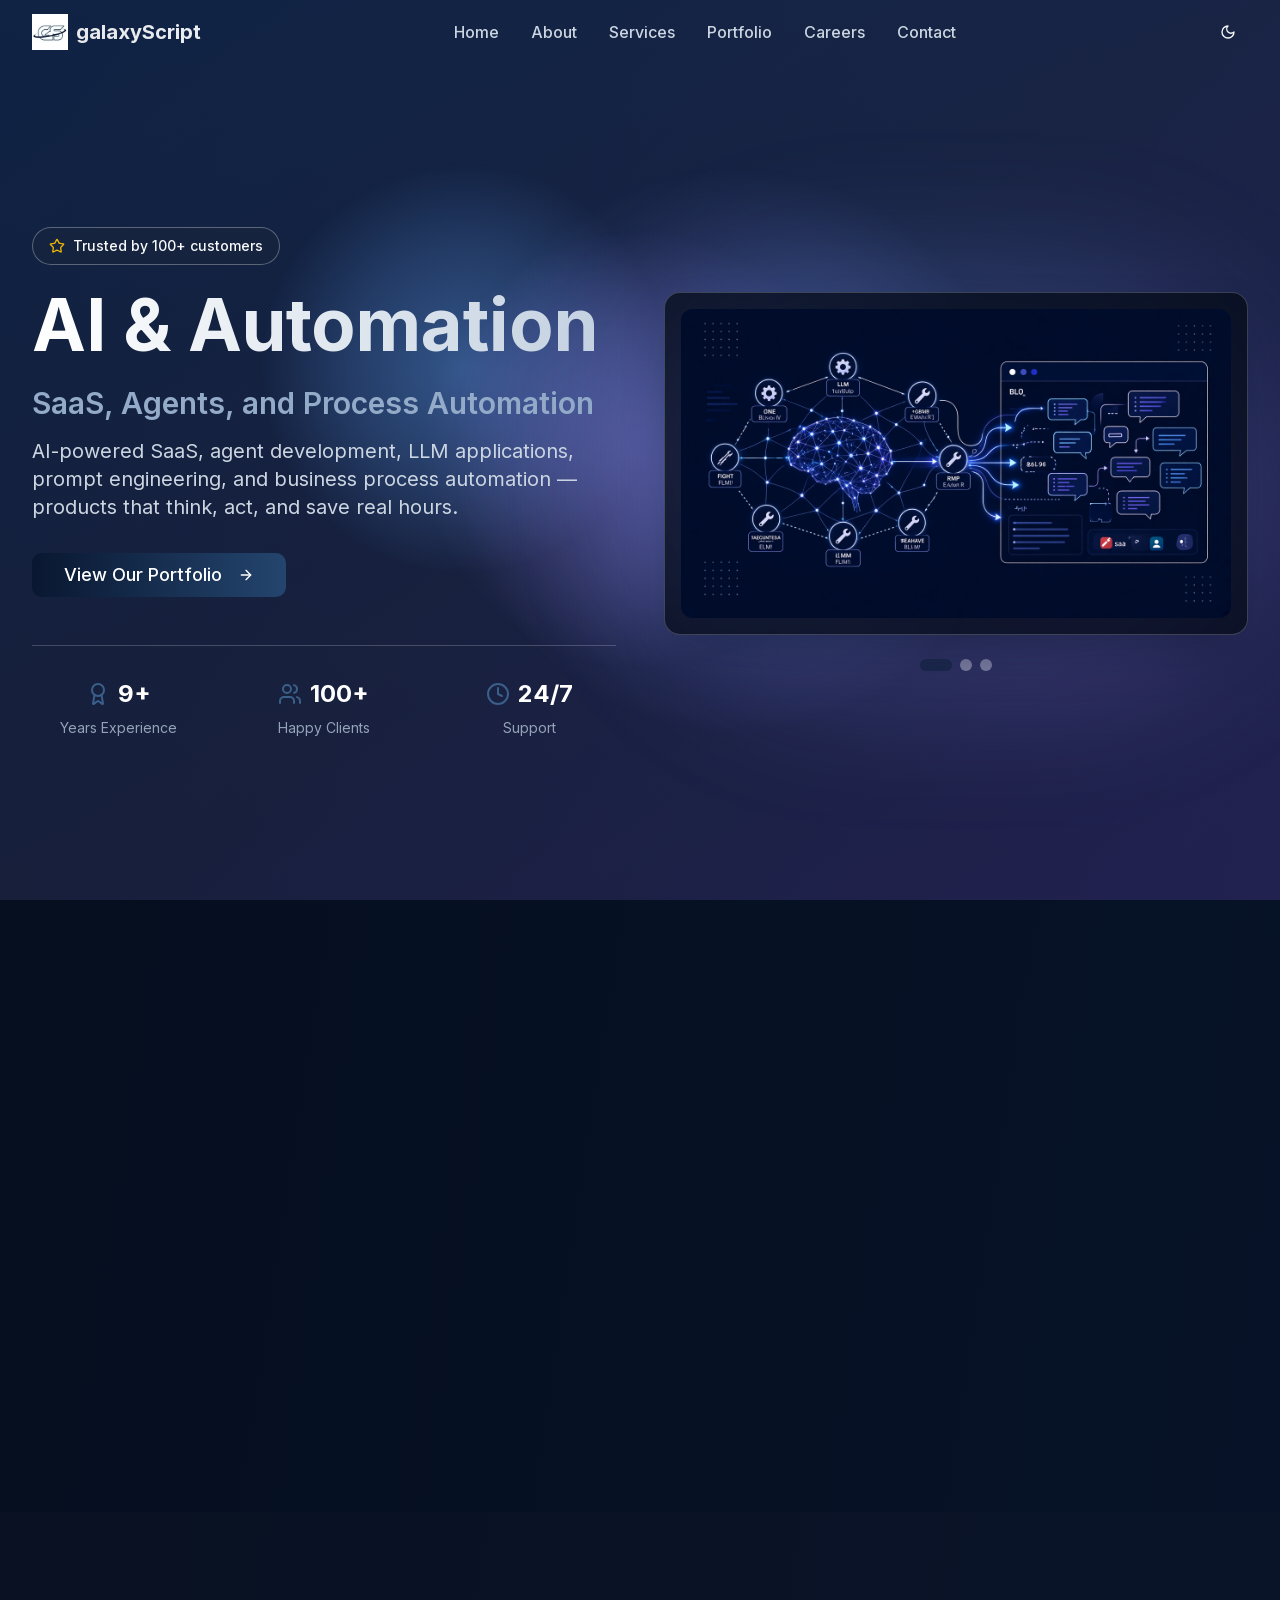
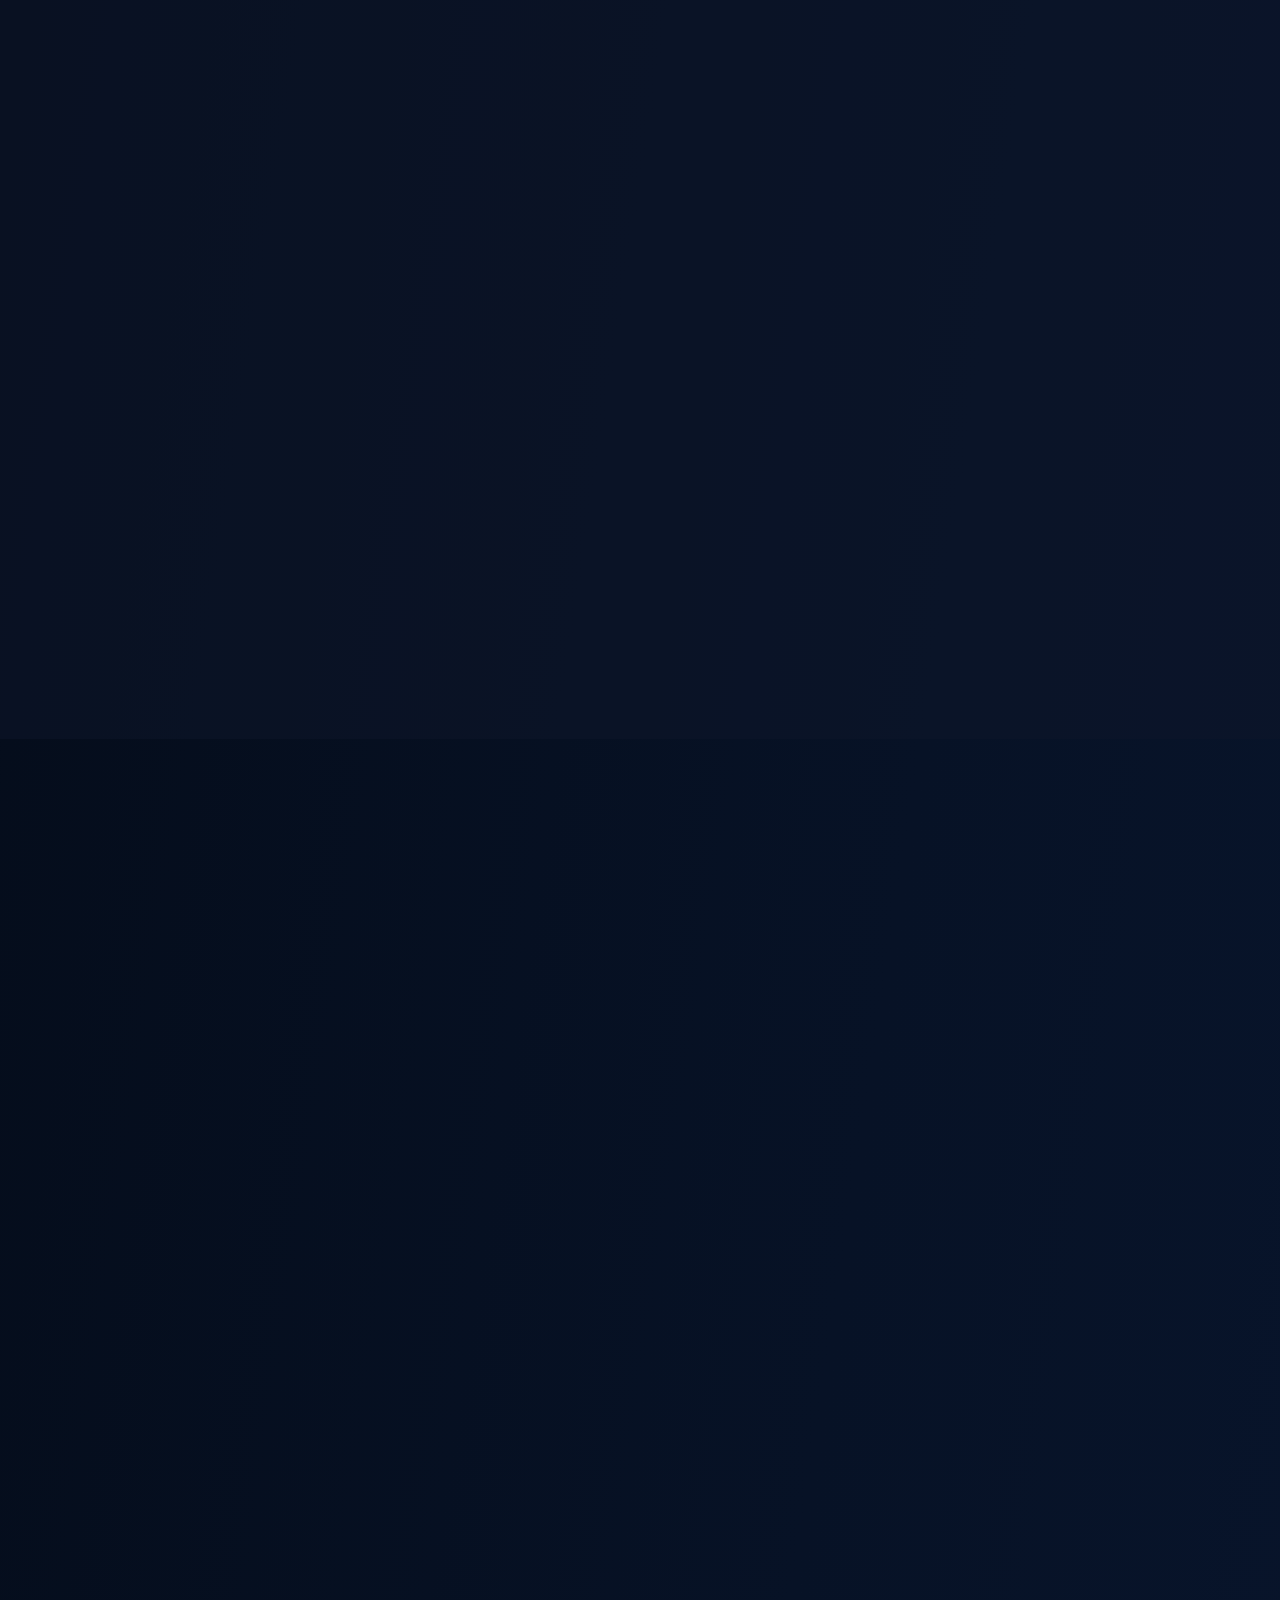
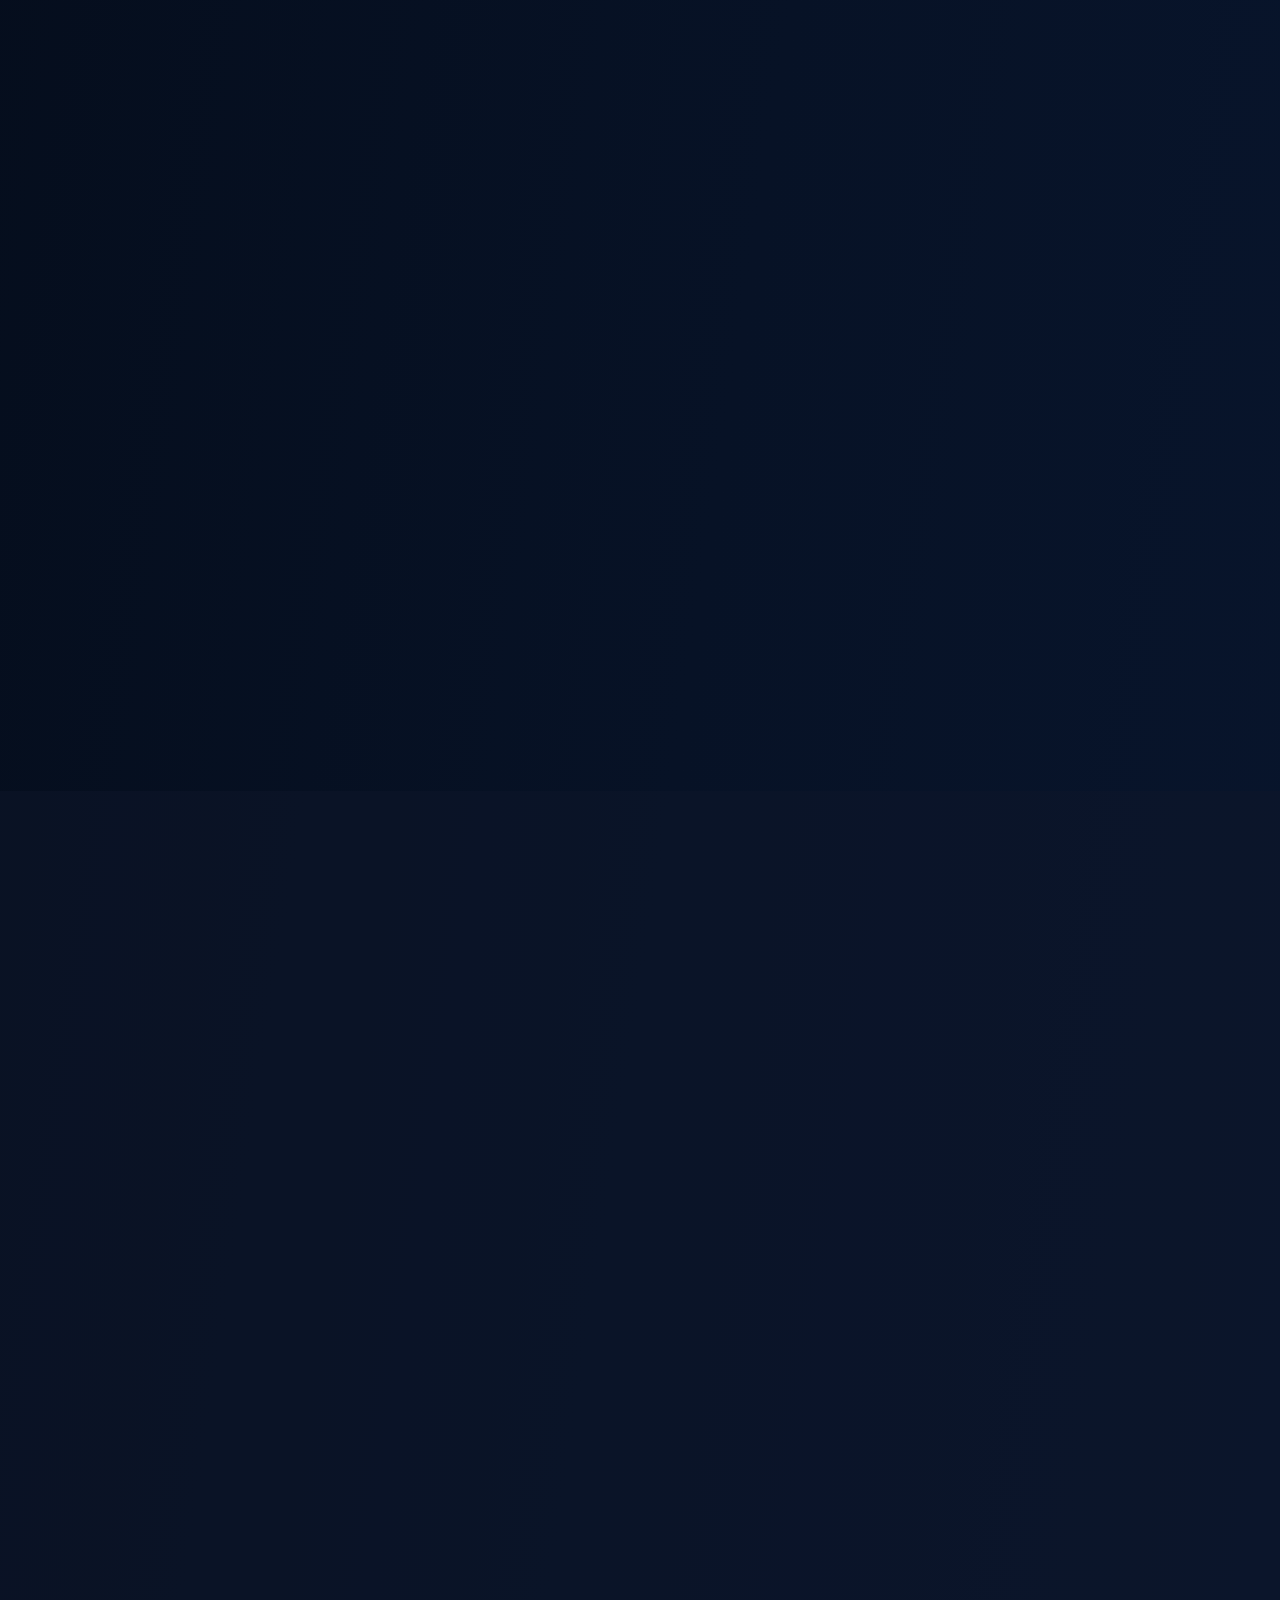
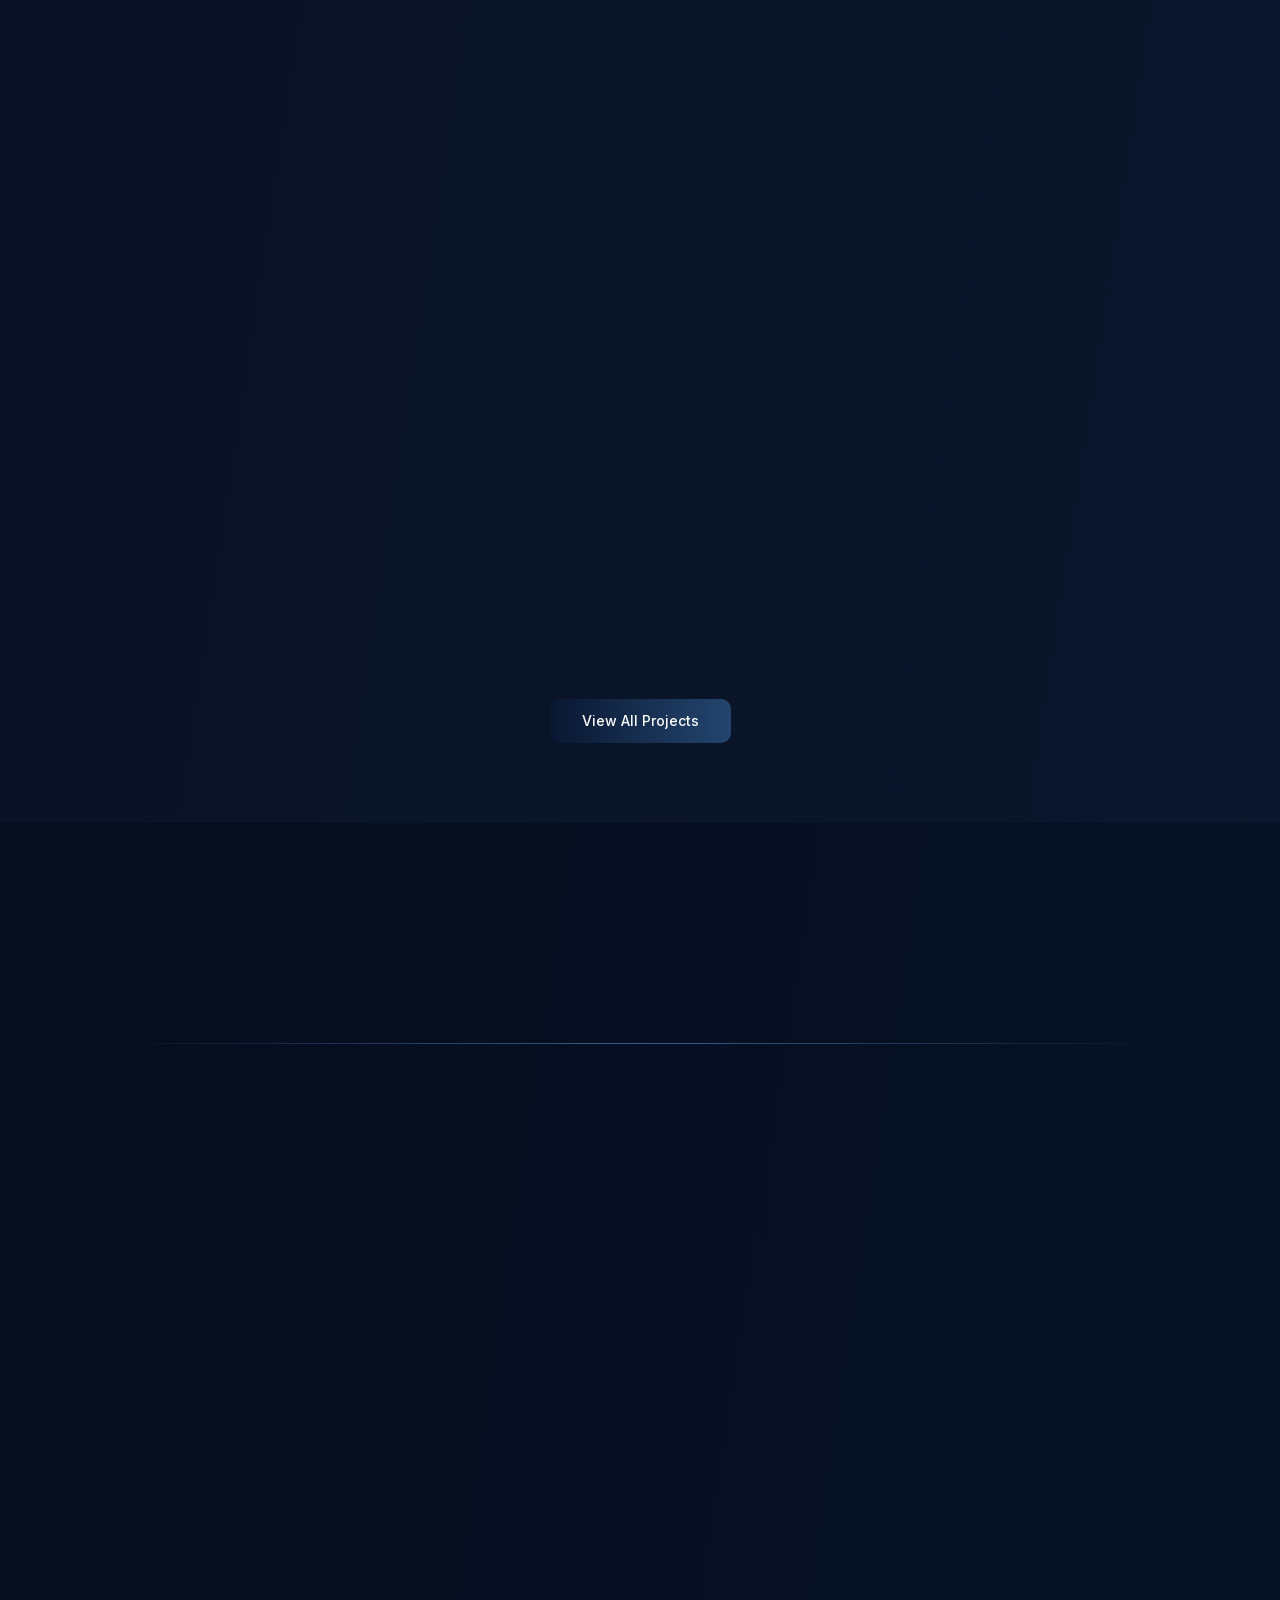
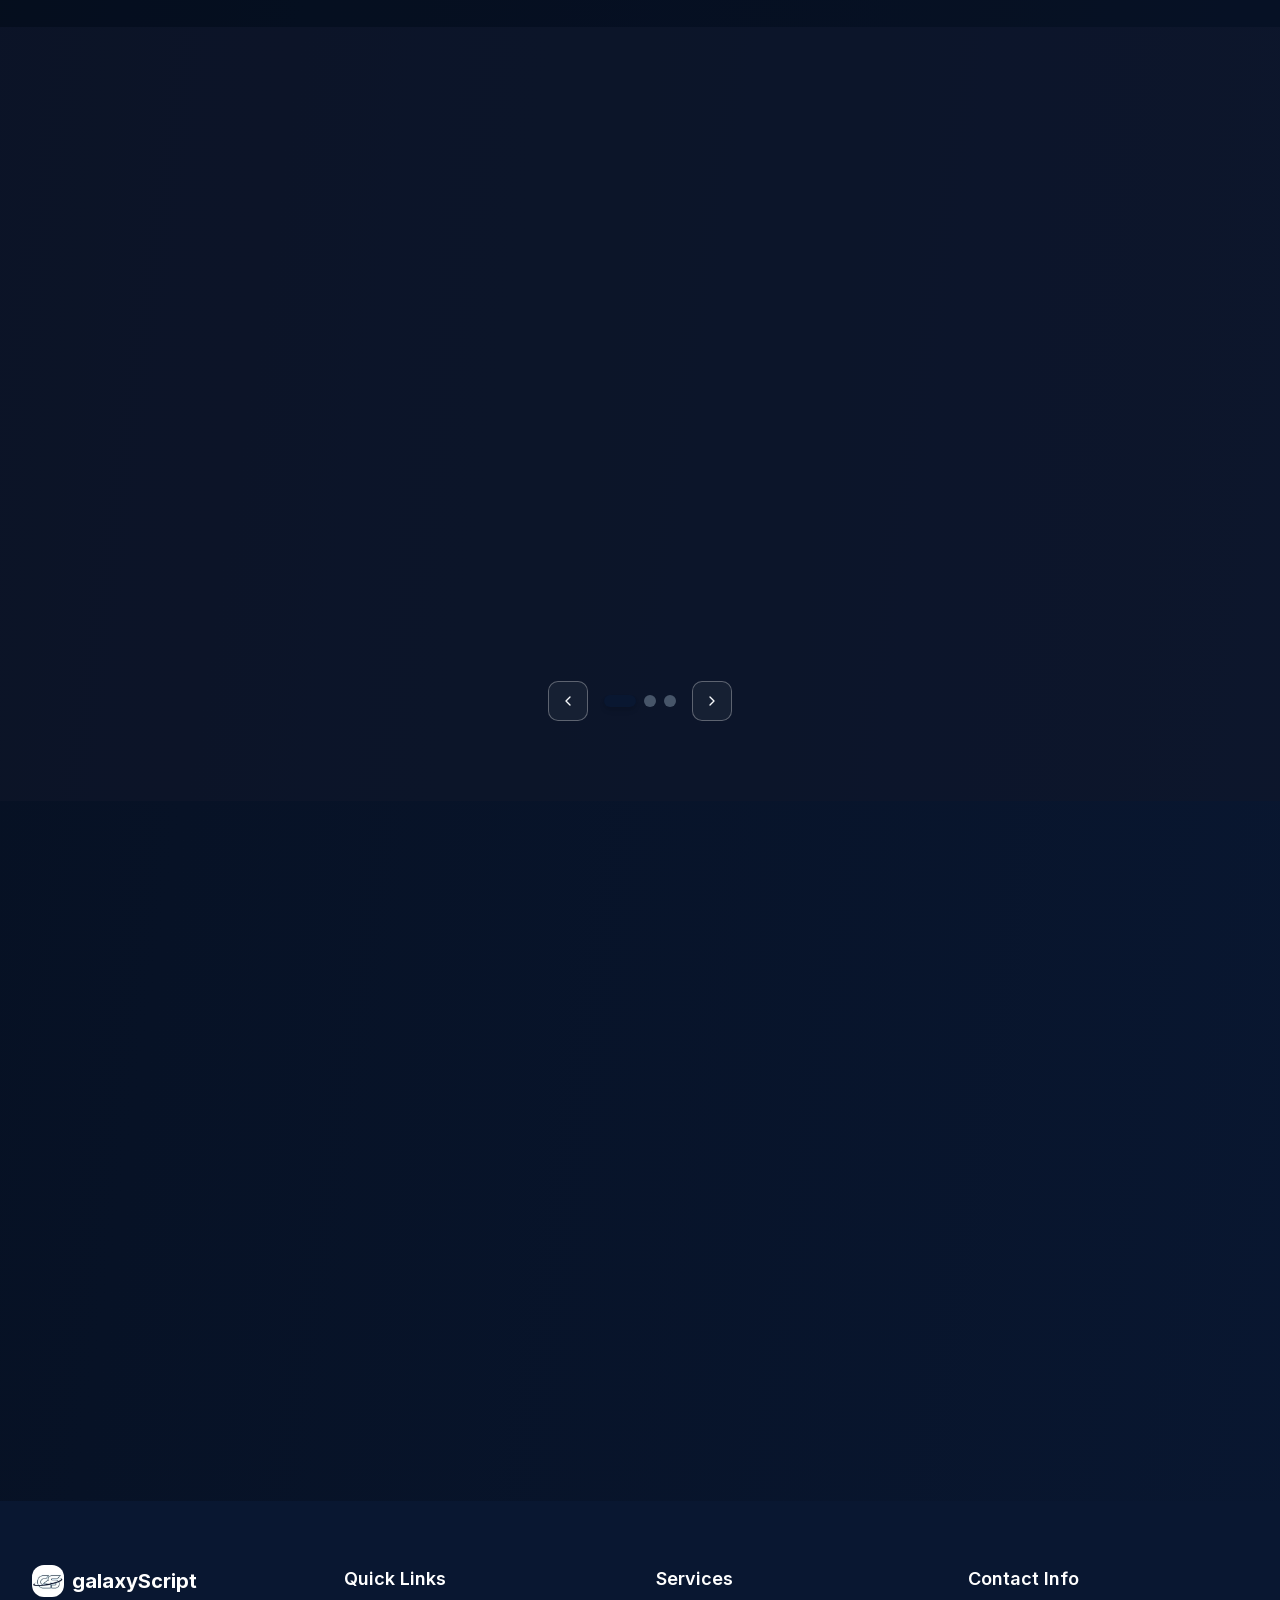
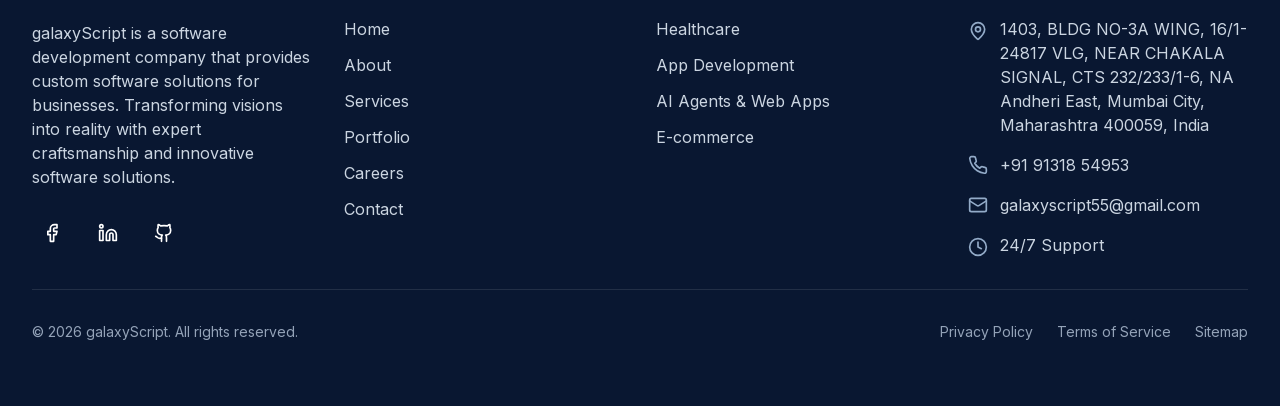
<file: index.html>
<!DOCTYPE html><html lang="en"><head><meta charSet="utf-8"/><meta name="viewport" content="width=device-width, initial-scale=1"/><link rel="preload" as="image" href="/_next/static/media/company-logo.4715b9fb.jpg" fetchPriority="high"/><link rel="preload" as="image" href="/assets/hero-ai.png" fetchPriority="high"/><link rel="stylesheet" href="/_next/static/css/41d644d78b6698e5.css" data-precedence="next"/><link rel="stylesheet" href="/_next/static/css/da6e9b4a73108890.css" data-precedence="next"/><link rel="preload" as="script" fetchPriority="low" href="/_next/static/chunks/webpack-cb650dbaab01d669.js"/><script src="/_next/static/chunks/fd9d1056-9abfb49807193c16.js" async=""></script><script src="/_next/static/chunks/117-f1ce64ccbaf6ced5.js" async=""></script><script src="/_next/static/chunks/main-app-309e77ff8b8e6203.js" async=""></script><script src="/_next/static/chunks/972-e40179fadf565b57.js" async=""></script><script src="/_next/static/chunks/203-cdb6b2518a91c66d.js" async=""></script><script src="/_next/static/chunks/878-c3005250de6bd8cd.js" async=""></script><script src="/_next/static/chunks/app/page-4a0882ed3319b7eb.js" async=""></script><script src="/_next/static/chunks/app/layout-160cb5ec0fcdd004.js" async=""></script><link rel="preload" href="https://www.googletagmanager.com/gtag/js?id=G-7CBBF8YY45" as="script"/><link rel="icon" href="/favicon.png"/><title>galaxyScript - Software Development Company</title><meta name="description" content="galaxyScript is a software development company that provides custom software solutions for businesses."/><meta name="keywords" content="software development, custom software solutions, software development company, software development services, software development agency, software development company, software development services, software development agency"/><link rel="canonical" href="https://www.galaxyscript.co.uk"/><script>document.documentElement.classList.add('js-reveal')</script><script src="/_next/static/chunks/polyfills-42372ed130431b0a.js" noModule=""></script></head><body class="__className_d8ebd1"><script>((e,t,r,n,o,l,a,i)=>{let u=document.documentElement,s=["light","dark"];function c(t){(Array.isArray(e)?e:[e]).forEach(e=>{let r="class"===e,n=r&&l?o.map(e=>l[e]||e):o;r?(u.classList.remove(...n),u.classList.add(l&&l[t]?l[t]:t)):u.setAttribute(e,t)}),i&&s.includes(t)&&(u.style.colorScheme=t)}if(n)c(n);else try{let e=localStorage.getItem(t)||r,n=a&&"system"===e?window.matchMedia("(prefers-color-scheme: dark)").matches?"dark":"light":e;c(n)}catch(e){}})("class","theme","dark",null,["light","dark"],null,true,true)</script><div class="min-h-screen bg-gradient-to-br from-brand-50 via-brand-100 to-brand-200 dark:from-brand-950 dark:via-brand-900 dark:to-brand-800"><div aria-hidden="true" class="pointer-events-none fixed inset-x-0 top-0 z-[60] h-[3px]"><div class="h-full w-full origin-left bg-gradient-to-r from-brand-800 via-indigo-500 to-violet-500 shadow-[0_0_8px_rgba(99,102,241,0.6)]" style="transform:scaleX(0)"></div></div><nav class="fixed top-0 w-full z-50 transition-[background-color,border-color,box-shadow] duration-300 bg-transparent"><div class="max-w-7xl mx-auto px-4 sm:px-6 lg:px-8"><div class="flex justify-between items-center h-16"><a class="flex items-center space-x-2" href="/"><img alt="galaxyScript Logo" fetchPriority="high" width="36" height="36" decoding="async" data-nimg="1" class="w-9 h-9 object-contain" style="color:transparent" src="/_next/static/media/company-logo.4715b9fb.jpg"/><span class="text-xl font-bold bg-gradient-to-r from-brand-800 to-brand-600 bg-clip-text text-transparent dark:text-white/90">galaxyScript</span></a><div class="hidden md:flex items-center space-x-8"><a class="text-slate-700 dark:text-slate-300 hover:text-brand-700 dark:hover:text-brand-300 transition-colors duration-200 font-medium" href="/">Home</a><a class="text-slate-700 dark:text-slate-300 hover:text-brand-700 dark:hover:text-brand-300 transition-colors duration-200 font-medium" href="/#about">About</a><a class="text-slate-700 dark:text-slate-300 hover:text-brand-700 dark:hover:text-brand-300 transition-colors duration-200 font-medium" href="/services">Services</a><a class="text-slate-700 dark:text-slate-300 hover:text-brand-700 dark:hover:text-brand-300 transition-colors duration-200 font-medium" href="/portfolio">Portfolio</a><a class="text-slate-700 dark:text-slate-300 hover:text-brand-700 dark:hover:text-brand-300 transition-colors duration-200 font-medium" href="/careers">Careers</a><a class="text-slate-700 dark:text-slate-300 hover:text-brand-700 dark:hover:text-brand-300 transition-colors duration-200 font-medium" href="/contact">Contact</a></div><div class="hidden md:flex items-center space-x-4"><button class="inline-flex items-center justify-center gap-2 whitespace-nowrap rounded-md text-sm font-medium ring-offset-background transition-colors focus-visible:outline-none focus-visible:ring-2 focus-visible:ring-ring focus-visible:ring-offset-2 disabled:pointer-events-none disabled:opacity-50 [&amp;_svg]:pointer-events-none [&amp;_svg]:size-4 [&amp;_svg]:shrink-0 hover:text-accent-foreground h-10 w-10 hover:bg-white/20 dark:hover:bg-slate-800/20"><svg xmlns="http://www.w3.org/2000/svg" width="24" height="24" viewBox="0 0 24 24" fill="none" stroke="currentColor" stroke-width="2" stroke-linecap="round" stroke-linejoin="round" class="lucide lucide-sun h-5 w-5 rotate-0 scale-100 transition-transform dark:-rotate-90 dark:scale-0"><circle cx="12" cy="12" r="4"></circle><path d="M12 2v2"></path><path d="M12 20v2"></path><path d="m4.93 4.93 1.41 1.41"></path><path d="m17.66 17.66 1.41 1.41"></path><path d="M2 12h2"></path><path d="M20 12h2"></path><path d="m6.34 17.66-1.41 1.41"></path><path d="m19.07 4.93-1.41 1.41"></path></svg><svg xmlns="http://www.w3.org/2000/svg" width="24" height="24" viewBox="0 0 24 24" fill="none" stroke="currentColor" stroke-width="2" stroke-linecap="round" stroke-linejoin="round" class="lucide lucide-moon absolute h-5 w-5 rotate-90 scale-0 transition-transform dark:rotate-0 dark:scale-100"><path d="M12 3a6 6 0 0 0 9 9 9 9 0 1 1-9-9Z"></path></svg><span class="sr-only">Toggle theme</span></button></div><div class="md:hidden flex items-center space-x-2"><button class="inline-flex items-center justify-center gap-2 whitespace-nowrap rounded-md text-sm font-medium ring-offset-background transition-colors focus-visible:outline-none focus-visible:ring-2 focus-visible:ring-ring focus-visible:ring-offset-2 disabled:pointer-events-none disabled:opacity-50 [&amp;_svg]:pointer-events-none [&amp;_svg]:size-4 [&amp;_svg]:shrink-0 hover:text-accent-foreground h-10 w-10 hover:bg-white/20 dark:hover:bg-slate-800/20"><svg xmlns="http://www.w3.org/2000/svg" width="24" height="24" viewBox="0 0 24 24" fill="none" stroke="currentColor" stroke-width="2" stroke-linecap="round" stroke-linejoin="round" class="lucide lucide-sun h-5 w-5 rotate-0 scale-100 transition-transform dark:-rotate-90 dark:scale-0"><circle cx="12" cy="12" r="4"></circle><path d="M12 2v2"></path><path d="M12 20v2"></path><path d="m4.93 4.93 1.41 1.41"></path><path d="m17.66 17.66 1.41 1.41"></path><path d="M2 12h2"></path><path d="M20 12h2"></path><path d="m6.34 17.66-1.41 1.41"></path><path d="m19.07 4.93-1.41 1.41"></path></svg><svg xmlns="http://www.w3.org/2000/svg" width="24" height="24" viewBox="0 0 24 24" fill="none" stroke="currentColor" stroke-width="2" stroke-linecap="round" stroke-linejoin="round" class="lucide lucide-moon absolute h-5 w-5 rotate-90 scale-0 transition-transform dark:rotate-0 dark:scale-100"><path d="M12 3a6 6 0 0 0 9 9 9 9 0 1 1-9-9Z"></path></svg><span class="sr-only">Toggle theme</span></button><button class="inline-flex items-center justify-center gap-2 whitespace-nowrap rounded-md text-sm font-medium ring-offset-background transition-colors focus-visible:outline-none focus-visible:ring-2 focus-visible:ring-ring focus-visible:ring-offset-2 disabled:pointer-events-none disabled:opacity-50 [&amp;_svg]:pointer-events-none [&amp;_svg]:size-4 [&amp;_svg]:shrink-0 hover:bg-accent hover:text-accent-foreground h-10 w-10"><svg xmlns="http://www.w3.org/2000/svg" width="24" height="24" viewBox="0 0 24 24" fill="none" stroke="currentColor" stroke-width="2" stroke-linecap="round" stroke-linejoin="round" class="lucide lucide-menu w-5 h-5"><line x1="4" x2="20" y1="12" y2="12"></line><line x1="4" x2="20" y1="6" y2="6"></line><line x1="4" x2="20" y1="18" y2="18"></line></svg></button></div></div></div></nav><main><div class="overflow-hidden"><section class="relative min-h-screen flex items-center justify-center overflow-hidden pt-16"><div class="absolute inset-0 bg-gradient-to-br from-blue-300/40 via-indigo-200/35 to-violet-300/30 dark:from-blue-500/20 dark:via-indigo-400/15 dark:to-violet-500/20"></div><div class="absolute inset-0 will-change-transform"><div class="absolute top-1/4 left-1/4 -ml-16 -mt-16 w-[26rem] h-[26rem] rounded-full bg-[radial-gradient(circle,rgba(96,165,250,0.4)_0%,rgba(96,165,250,0.2)_40%,transparent_70%)] animate-orb"></div><div class="absolute bottom-1/4 right-1/4 -mr-16 -mb-16 w-[36rem] h-[36rem] rounded-full bg-[radial-gradient(circle,rgba(129,140,248,0.35)_0%,rgba(129,140,248,0.17)_40%,transparent_70%)] animate-orb [animation-delay:-5s] [animation-direction:alternate-reverse]"></div><div class="absolute top-1/2 left-1/2 -translate-x-1/2 -translate-y-1/2 w-[28rem] h-[28rem] rounded-full bg-[radial-gradient(circle,rgba(167,139,250,0.25)_0%,rgba(167,139,250,0.12)_40%,transparent_70%)] animate-orb [animation-delay:-10s]"></div></div><div class="relative z-10 max-w-7xl mx-auto px-4 sm:px-6 lg:px-8"><div class="grid lg:grid-cols-2 gap-12 items-center"><div class="text-center lg:text-left animate-fade-up will-change-transform"><div class="inline-flex items-center px-4 py-2 rounded-full bg-white/30 dark:bg-slate-800/30 border border-white/30 mb-6"><svg xmlns="http://www.w3.org/2000/svg" width="24" height="24" viewBox="0 0 24 24" fill="none" stroke="currentColor" stroke-width="2" stroke-linecap="round" stroke-linejoin="round" class="lucide lucide-star w-4 h-4 text-yellow-500 mr-2"><path d="M11.525 2.295a.53.53 0 0 1 .95 0l2.31 4.679a2.123 2.123 0 0 0 1.595 1.16l5.166.756a.53.53 0 0 1 .294.904l-3.736 3.638a2.123 2.123 0 0 0-.611 1.878l.882 5.14a.53.53 0 0 1-.771.56l-4.618-2.428a2.122 2.122 0 0 0-1.973 0L6.396 21.01a.53.53 0 0 1-.77-.56l.881-5.139a2.122 2.122 0 0 0-.611-1.879L2.16 9.795a.53.53 0 0 1 .294-.906l5.165-.755a2.122 2.122 0 0 0 1.597-1.16z"></path></svg><span class="text-sm font-medium">Trusted by 100+ customers</span></div><h1 class="text-4xl md:text-6xl lg:text-7xl font-bold mb-6"><span class="bg-gradient-to-r from-brand-950 via-brand-800 to-brand-700 dark:from-white dark:via-brand-100 dark:to-brand-200 bg-clip-text text-transparent">AI &amp; Automation</span></h1><h2 class="text-xl md:text-2xl lg:text-3xl font-semibold text-brand-700 dark:text-brand-300 mb-4">SaaS, Agents, and Process Automation</h2><p class="text-lg md:text-xl text-slate-600 dark:text-slate-300 mb-8 max-w-2xl">AI-powered SaaS, agent development, LLM applications, prompt engineering, and business process automation — products that think, act, and save real hours.</p><div class="flex flex-col sm:flex-row gap-4 justify-center lg:justify-start"><a class="inline-flex items-center justify-center gap-2 whitespace-nowrap font-medium ring-offset-background transition-colors focus-visible:outline-none focus-visible:ring-2 focus-visible:ring-ring focus-visible:ring-offset-2 disabled:pointer-events-none disabled:opacity-50 [&amp;_svg]:pointer-events-none [&amp;_svg]:size-4 [&amp;_svg]:shrink-0 bg-primary hover:bg-primary/90 h-11 rounded-md bg-gradient-to-r from-brand-800 to-brand-600 hover:from-brand-900 hover:to-brand-700 text-white px-8 py-4 text-lg" href="/portfolio">View Our Portfolio<svg xmlns="http://www.w3.org/2000/svg" width="24" height="24" viewBox="0 0 24 24" fill="none" stroke="currentColor" stroke-width="2" stroke-linecap="round" stroke-linejoin="round" class="lucide lucide-arrow-right ml-2 w-5 h-5"><path d="M5 12h14"></path><path d="m12 5 7 7-7 7"></path></svg></a></div><div class="grid grid-cols-3 gap-8 mt-12 pt-8 border-t border-white/20"><div class="text-center"><div class="flex items-center justify-center mb-2"><svg xmlns="http://www.w3.org/2000/svg" width="24" height="24" viewBox="0 0 24 24" fill="none" stroke="currentColor" stroke-width="2" stroke-linecap="round" stroke-linejoin="round" class="lucide lucide-award w-6 h-6 text-brand-500 mr-2"><path d="m15.477 12.89 1.515 8.526a.5.5 0 0 1-.81.47l-3.58-2.687a1 1 0 0 0-1.197 0l-3.586 2.686a.5.5 0 0 1-.81-.469l1.514-8.526"></path><circle cx="12" cy="8" r="6"></circle></svg><span class="text-2xl font-bold text-slate-900 dark:text-white">9+</span></div><p class="text-sm text-slate-600 dark:text-slate-400">Years Experience</p></div><div class="text-center"><div class="flex items-center justify-center mb-2"><svg xmlns="http://www.w3.org/2000/svg" width="24" height="24" viewBox="0 0 24 24" fill="none" stroke="currentColor" stroke-width="2" stroke-linecap="round" stroke-linejoin="round" class="lucide lucide-users w-6 h-6 text-brand-500 mr-2"><path d="M16 21v-2a4 4 0 0 0-4-4H6a4 4 0 0 0-4 4v2"></path><circle cx="9" cy="7" r="4"></circle><path d="M22 21v-2a4 4 0 0 0-3-3.87"></path><path d="M16 3.13a4 4 0 0 1 0 7.75"></path></svg><span class="text-2xl font-bold text-slate-900 dark:text-white">100+</span></div><p class="text-sm text-slate-600 dark:text-slate-400">Happy Clients</p></div><div class="text-center"><div class="flex items-center justify-center mb-2"><svg xmlns="http://www.w3.org/2000/svg" width="24" height="24" viewBox="0 0 24 24" fill="none" stroke="currentColor" stroke-width="2" stroke-linecap="round" stroke-linejoin="round" class="lucide lucide-clock w-6 h-6 text-brand-500 mr-2"><circle cx="12" cy="12" r="10"></circle><polyline points="12 6 12 12 16 14"></polyline></svg><span class="text-2xl font-bold text-slate-900 dark:text-white">24/7</span></div><p class="text-sm text-slate-600 dark:text-slate-400">Support</p></div></div></div><div class="relative animate-fade-up [animation-delay:300ms] will-change-transform"><div class="absolute -inset-6 bg-gradient-to-br from-blue-400/30 via-indigo-400/20 to-violet-400/25 blur-3xl rounded-full pointer-events-none"></div><div class="relative rounded-2xl overflow-hidden bg-brand-950/60 dark:bg-brand-950/75 border border-white/20 p-3 md:p-4 shadow-2xl shadow-brand-900/40"><div class="relative aspect-video w-full rounded-xl overflow-hidden bg-[#091731]"><img alt="AI &amp; Automation" fetchPriority="high" decoding="async" data-nimg="fill" class="absolute inset-0 w-full h-full object-contain transition-opacity duration-700 ease-in-out opacity-100" style="position:absolute;height:100%;width:100%;left:0;top:0;right:0;bottom:0;color:transparent" src="/assets/hero-ai.png"/><img alt="App Development" loading="lazy" decoding="async" data-nimg="fill" class="absolute inset-0 w-full h-full object-contain transition-opacity duration-700 ease-in-out opacity-0" style="position:absolute;height:100%;width:100%;left:0;top:0;right:0;bottom:0;color:transparent" src="/assets/hero-product.png"/><img alt="Web Development" loading="lazy" decoding="async" data-nimg="fill" class="absolute inset-0 w-full h-full object-contain transition-opacity duration-700 ease-in-out opacity-0" style="position:absolute;height:100%;width:100%;left:0;top:0;right:0;bottom:0;color:transparent" src="/assets/hero-web.png"/></div></div><div class="flex justify-center mt-6 space-x-2"><button class="h-3 rounded-full transition-[width,background-color] duration-300 bg-brand-800 w-8" title="Go to slide 1" aria-label="Go to slide 1"></button><button class="h-3 rounded-full transition-[width,background-color] duration-300 bg-white/40 hover:bg-white/60 w-3" title="Go to slide 2" aria-label="Go to slide 2"></button><button class="h-3 rounded-full transition-[width,background-color] duration-300 bg-white/40 hover:bg-white/60 w-3" title="Go to slide 3" aria-label="Go to slide 3"></button></div></div></div></div></section><section id="about" class="scroll-mt-24 py-20 px-4 sm:px-6 lg:px-8 bg-brand-50/50 dark:bg-brand-900/50"><div class="max-w-7xl mx-auto"><div class="grid lg:grid-cols-2 gap-12 lg:gap-16 items-center"><div data-reveal="left"><p class="text-sm font-semibold uppercase tracking-widest text-brand-700 dark:text-brand-300 mb-3">About us</p><h2 class="text-3xl md:text-4xl lg:text-5xl font-bold mb-6"><span class="bg-gradient-to-r from-brand-950 via-brand-800 to-brand-700 dark:from-white dark:via-brand-100 dark:to-brand-200 bg-clip-text text-transparent">We build the software you dreamed of shipping</span></h2><p class="text-lg text-slate-600 dark:text-slate-300 leading-relaxed mb-8">galaxyScript is a software studio that turns ideas into production products. From AI and mobile apps to web and e-commerce, we partner with you to design, build, and launch systems that actually run in the real world.</p><a class="inline-flex items-center justify-center gap-2 whitespace-nowrap text-sm font-medium ring-offset-background transition-colors focus-visible:outline-none focus-visible:ring-2 focus-visible:ring-ring focus-visible:ring-offset-2 disabled:pointer-events-none disabled:opacity-50 [&amp;_svg]:pointer-events-none [&amp;_svg]:size-4 [&amp;_svg]:shrink-0 bg-primary text-primary-foreground hover:bg-primary/90 h-11 rounded-md px-8 bg-gradient-to-r from-brand-800 to-brand-600 hover:from-brand-900 hover:to-brand-700" href="/services">Explore our services<svg xmlns="http://www.w3.org/2000/svg" width="24" height="24" viewBox="0 0 24 24" fill="none" stroke="currentColor" stroke-width="2" stroke-linecap="round" stroke-linejoin="round" class="lucide lucide-arrow-right ml-2 w-5 h-5"><path d="M5 12h14"></path><path d="m12 5 7 7-7 7"></path></svg></a></div><div class="grid grid-cols-2 gap-6"><div class="rounded-lg text-card-foreground shadow-sm h-full text-center bg-white/60 dark:bg-slate-800/60 border border-white/30 hover:shadow-lg transition-shadow duration-300" data-reveal="zoom" data-reveal-delay="0"><div class="p-6"><div class="flex justify-center mb-4"><div class="w-12 h-12 bg-gradient-to-br from-brand-800 to-brand-600 rounded-lg flex items-center justify-center"><svg xmlns="http://www.w3.org/2000/svg" width="24" height="24" viewBox="0 0 24 24" fill="none" stroke="currentColor" stroke-width="2" stroke-linecap="round" stroke-linejoin="round" class="lucide lucide-award w-6 h-6 text-white"><path d="m15.477 12.89 1.515 8.526a.5.5 0 0 1-.81.47l-3.58-2.687a1 1 0 0 0-1.197 0l-3.586 2.686a.5.5 0 0 1-.81-.469l1.514-8.526"></path><circle cx="12" cy="8" r="6"></circle></svg></div></div><span class="text-3xl md:text-4xl font-bold text-slate-900 dark:text-white">0<!-- -->+</span><h3 class="text-lg font-semibold text-slate-900 dark:text-white mt-2 mb-1">Years Experience</h3><p class="text-sm text-slate-600 dark:text-slate-400">Building production software</p></div></div><div class="rounded-lg text-card-foreground shadow-sm h-full text-center bg-white/60 dark:bg-slate-800/60 border border-white/30 hover:shadow-lg transition-shadow duration-300" data-reveal="zoom" data-reveal-delay="1"><div class="p-6"><div class="flex justify-center mb-4"><div class="w-12 h-12 bg-gradient-to-br from-brand-800 to-brand-600 rounded-lg flex items-center justify-center"><svg xmlns="http://www.w3.org/2000/svg" width="24" height="24" viewBox="0 0 24 24" fill="none" stroke="currentColor" stroke-width="2" stroke-linecap="round" stroke-linejoin="round" class="lucide lucide-users w-6 h-6 text-white"><path d="M16 21v-2a4 4 0 0 0-4-4H6a4 4 0 0 0-4 4v2"></path><circle cx="9" cy="7" r="4"></circle><path d="M22 21v-2a4 4 0 0 0-3-3.87"></path><path d="M16 3.13a4 4 0 0 1 0 7.75"></path></svg></div></div><span class="text-3xl md:text-4xl font-bold text-slate-900 dark:text-white">0<!-- -->+</span><h3 class="text-lg font-semibold text-slate-900 dark:text-white mt-2 mb-1">Happy Clients</h3><p class="text-sm text-slate-600 dark:text-slate-400">Partners who ship with us</p></div></div><div class="rounded-lg text-card-foreground shadow-sm h-full text-center bg-white/60 dark:bg-slate-800/60 border border-white/30 hover:shadow-lg transition-shadow duration-300" data-reveal="zoom" data-reveal-delay="2"><div class="p-6"><div class="flex justify-center mb-4"><div class="w-12 h-12 bg-gradient-to-br from-brand-800 to-brand-600 rounded-lg flex items-center justify-center"><svg xmlns="http://www.w3.org/2000/svg" width="24" height="24" viewBox="0 0 24 24" fill="none" stroke="currentColor" stroke-width="2" stroke-linecap="round" stroke-linejoin="round" class="lucide lucide-clock w-6 h-6 text-white"><circle cx="12" cy="12" r="10"></circle><polyline points="12 6 12 12 16 14"></polyline></svg></div></div><span class="text-3xl md:text-4xl font-bold text-slate-900 dark:text-white">0<!-- -->+</span><h3 class="text-lg font-semibold text-slate-900 dark:text-white mt-2 mb-1">Projects Completed</h3><p class="text-sm text-slate-600 dark:text-slate-400">AI, app, web, and e-commerce</p></div></div><div class="rounded-lg text-card-foreground shadow-sm h-full text-center bg-white/60 dark:bg-slate-800/60 border border-white/30 hover:shadow-lg transition-shadow duration-300" data-reveal="zoom" data-reveal-delay="3"><div class="p-6"><div class="flex justify-center mb-4"><div class="w-12 h-12 bg-gradient-to-br from-brand-800 to-brand-600 rounded-lg flex items-center justify-center"><svg xmlns="http://www.w3.org/2000/svg" width="24" height="24" viewBox="0 0 24 24" fill="none" stroke="currentColor" stroke-width="2" stroke-linecap="round" stroke-linejoin="round" class="lucide lucide-star w-6 h-6 text-white"><path d="M11.525 2.295a.53.53 0 0 1 .95 0l2.31 4.679a2.123 2.123 0 0 0 1.595 1.16l5.166.756a.53.53 0 0 1 .294.904l-3.736 3.638a2.123 2.123 0 0 0-.611 1.878l.882 5.14a.53.53 0 0 1-.771.56l-4.618-2.428a2.122 2.122 0 0 0-1.973 0L6.396 21.01a.53.53 0 0 1-.77-.56l.881-5.139a2.122 2.122 0 0 0-.611-1.879L2.16 9.795a.53.53 0 0 1 .294-.906l5.165-.755a2.122 2.122 0 0 0 1.597-1.16z"></path></svg></div></div><span class="text-3xl md:text-4xl font-bold text-slate-900 dark:text-white">0.0<!-- -->/5</span><h3 class="text-lg font-semibold text-slate-900 dark:text-white mt-2 mb-1">Customer Rating</h3><p class="text-sm text-slate-600 dark:text-slate-400">From clients we deliver for</p></div></div></div></div></div></section><section class="py-20 px-4 sm:px-6 lg:px-8 bg-slate-50/50 dark:bg-slate-900/50"><div class="max-w-7xl mx-auto"><div data-reveal="true" class="text-center mb-16"><p class="text-sm font-semibold uppercase tracking-widest text-brand-700 dark:text-brand-300 mb-3">Why Choose Us</p><h2 class="text-3xl md:text-4xl lg:text-5xl font-bold mb-4"><span class="bg-gradient-to-r from-brand-950 via-brand-800 to-brand-700 dark:from-white dark:via-brand-100 dark:to-brand-200 bg-clip-text text-transparent">Technology. Expertise. Results.</span></h2><p class="text-lg md:text-xl text-slate-600 dark:text-slate-300 max-w-3xl mx-auto">We combine modern technologies with practical engineering to create software that solves real business problems.</p></div><div class="grid sm:grid-cols-2 lg:grid-cols-3 gap-6"><div class="rounded-lg text-card-foreground shadow-sm h-full bg-white/60 dark:bg-slate-800/60 border border-white/30 hover:shadow-lg hover:border-brand-500/30 transition-[box-shadow,border-color] duration-300" data-reveal="true" data-reveal-delay="0"><div class="p-6"><div class="w-12 h-12 mb-5 bg-gradient-to-br from-brand-800 to-brand-600 rounded-lg flex items-center justify-center"><svg xmlns="http://www.w3.org/2000/svg" width="24" height="24" viewBox="0 0 24 24" fill="none" stroke="currentColor" stroke-width="2" stroke-linecap="round" stroke-linejoin="round" class="lucide lucide-puzzle w-6 h-6 text-white"><path d="M19.439 7.85c-.049.322.059.648.289.878l1.568 1.568c.47.47.706 1.087.706 1.704s-.235 1.233-.706 1.704l-1.611 1.611a.98.98 0 0 1-.837.276c-.47-.07-.802-.48-.968-.925a2.501 2.501 0 1 0-3.214 3.214c.446.166.855.497.925.968a.979.979 0 0 1-.276.837l-1.61 1.61a2.404 2.404 0 0 1-1.705.707 2.402 2.402 0 0 1-1.704-.706l-1.568-1.568a1.026 1.026 0 0 0-.877-.29c-.493.074-.84.504-1.02.968a2.5 2.5 0 1 1-3.237-3.237c.464-.18.894-.527.967-1.02a1.026 1.026 0 0 0-.289-.877l-1.568-1.568A2.402 2.402 0 0 1 1.998 12c0-.617.236-1.234.706-1.704L4.23 8.77c.24-.24.581-.353.917-.303.515.077.877.528 1.073 1.01a2.5 2.5 0 1 0 3.259-3.259c-.482-.196-.933-.558-1.01-1.073-.05-.336.062-.676.303-.917l1.525-1.525A2.402 2.402 0 0 1 12 1.998c.617 0 1.234.236 1.704.706l1.568 1.568c.23.23.556.338.877.29.493-.074.84-.504 1.02-.968a2.5 2.5 0 1 1 3.237 3.237c-.464.18-.894.527-.967 1.02Z"></path></svg></div><h3 class="text-lg font-semibold text-slate-900 dark:text-white mb-2">Custom solutions tailored to your business</h3><p class="text-sm text-slate-600 dark:text-slate-400 leading-relaxed">Built around how you work — not a generic template.</p></div></div><div class="rounded-lg text-card-foreground shadow-sm h-full bg-white/60 dark:bg-slate-800/60 border border-white/30 hover:shadow-lg hover:border-brand-500/30 transition-[box-shadow,border-color] duration-300" data-reveal="true" data-reveal-delay="1"><div class="p-6"><div class="w-12 h-12 mb-5 bg-gradient-to-br from-brand-800 to-brand-600 rounded-lg flex items-center justify-center"><svg xmlns="http://www.w3.org/2000/svg" width="24" height="24" viewBox="0 0 24 24" fill="none" stroke="currentColor" stroke-width="2" stroke-linecap="round" stroke-linejoin="round" class="lucide lucide-layers w-6 h-6 text-white"><path d="m12.83 2.18a2 2 0 0 0-1.66 0L2.6 6.08a1 1 0 0 0 0 1.83l8.58 3.91a2 2 0 0 0 1.66 0l8.58-3.9a1 1 0 0 0 0-1.83Z"></path><path d="m22 17.65-9.17 4.16a2 2 0 0 1-1.66 0L2 17.65"></path><path d="m22 12.65-9.17 4.16a2 2 0 0 1-1.66 0L2 12.65"></path></svg></div><h3 class="text-lg font-semibold text-slate-900 dark:text-white mb-2">Modern and scalable technology</h3><p class="text-sm text-slate-600 dark:text-slate-400 leading-relaxed">Stacks that grow with traffic, features, and your team.</p></div></div><div class="rounded-lg text-card-foreground shadow-sm h-full bg-white/60 dark:bg-slate-800/60 border border-white/30 hover:shadow-lg hover:border-brand-500/30 transition-[box-shadow,border-color] duration-300" data-reveal="true" data-reveal-delay="2"><div class="p-6"><div class="w-12 h-12 mb-5 bg-gradient-to-br from-brand-800 to-brand-600 rounded-lg flex items-center justify-center"><svg xmlns="http://www.w3.org/2000/svg" width="24" height="24" viewBox="0 0 24 24" fill="none" stroke="currentColor" stroke-width="2" stroke-linecap="round" stroke-linejoin="round" class="lucide lucide-shield-check w-6 h-6 text-white"><path d="M20 13c0 5-3.5 7.5-7.66 8.95a1 1 0 0 1-.67-.01C7.5 20.5 4 18 4 13V6a1 1 0 0 1 1-1c2 0 4.5-1.2 6.24-2.72a1.17 1.17 0 0 1 1.52 0C14.51 3.81 17 5 19 5a1 1 0 0 1 1 1z"></path><path d="m9 12 2 2 4-4"></path></svg></div><h3 class="text-lg font-semibold text-slate-900 dark:text-white mb-2">Secure and reliable development</h3><p class="text-sm text-slate-600 dark:text-slate-400 leading-relaxed">Production practices that protect data and uptime.</p></div></div><div class="rounded-lg text-card-foreground shadow-sm h-full bg-white/60 dark:bg-slate-800/60 border border-white/30 hover:shadow-lg hover:border-brand-500/30 transition-[box-shadow,border-color] duration-300" data-reveal="true" data-reveal-delay="3"><div class="p-6"><div class="w-12 h-12 mb-5 bg-gradient-to-br from-brand-800 to-brand-600 rounded-lg flex items-center justify-center"><svg xmlns="http://www.w3.org/2000/svg" width="24" height="24" viewBox="0 0 24 24" fill="none" stroke="currentColor" stroke-width="2" stroke-linecap="round" stroke-linejoin="round" class="lucide lucide-workflow w-6 h-6 text-white"><rect width="8" height="8" x="3" y="3" rx="2"></rect><path d="M7 11v4a2 2 0 0 0 2 2h4"></path><rect width="8" height="8" x="13" y="13" rx="2"></rect></svg></div><h3 class="text-lg font-semibold text-slate-900 dark:text-white mb-2">End-to-end development</h3><p class="text-sm text-slate-600 dark:text-slate-400 leading-relaxed">From discovery and design through launch and iteration.</p></div></div><div class="rounded-lg text-card-foreground shadow-sm h-full bg-white/60 dark:bg-slate-800/60 border border-white/30 hover:shadow-lg hover:border-brand-500/30 transition-[box-shadow,border-color] duration-300" data-reveal="true" data-reveal-delay="0"><div class="p-6"><div class="w-12 h-12 mb-5 bg-gradient-to-br from-brand-800 to-brand-600 rounded-lg flex items-center justify-center"><svg xmlns="http://www.w3.org/2000/svg" width="24" height="24" viewBox="0 0 24 24" fill="none" stroke="currentColor" stroke-width="2" stroke-linecap="round" stroke-linejoin="round" class="lucide lucide-handshake w-6 h-6 text-white"><path d="m11 17 2 2a1 1 0 1 0 3-3"></path><path d="m14 14 2.5 2.5a1 1 0 1 0 3-3l-3.88-3.88a3 3 0 0 0-4.24 0l-.88.88a1 1 0 1 1-3-3l2.81-2.81a5.79 5.79 0 0 1 7.06-.87l.47.28a2 2 0 0 0 1.42.25L21 4"></path><path d="m21 3 1 11h-2"></path><path d="M3 3 2 14l6.5 6.5a1 1 0 1 0 3-3"></path><path d="M3 4h8"></path></svg></div><h3 class="text-lg font-semibold text-slate-900 dark:text-white mb-2">Flexible engagement models</h3><p class="text-sm text-slate-600 dark:text-slate-400 leading-relaxed">Project delivery, dedicated teams, or ongoing retainers.</p></div></div><div class="rounded-lg text-card-foreground shadow-sm h-full bg-white/60 dark:bg-slate-800/60 border border-white/30 hover:shadow-lg hover:border-brand-500/30 transition-[box-shadow,border-color] duration-300" data-reveal="true" data-reveal-delay="1"><div class="p-6"><div class="w-12 h-12 mb-5 bg-gradient-to-br from-brand-800 to-brand-600 rounded-lg flex items-center justify-center"><svg xmlns="http://www.w3.org/2000/svg" width="24" height="24" viewBox="0 0 24 24" fill="none" stroke="currentColor" stroke-width="2" stroke-linecap="round" stroke-linejoin="round" class="lucide lucide-life-buoy w-6 h-6 text-white"><circle cx="12" cy="12" r="10"></circle><path d="m4.93 4.93 4.24 4.24"></path><path d="m14.83 9.17 4.24-4.24"></path><path d="m14.83 14.83 4.24 4.24"></path><path d="m9.17 14.83-4.24 4.24"></path><circle cx="12" cy="12" r="4"></circle></svg></div><h3 class="text-lg font-semibold text-slate-900 dark:text-white mb-2">Long-term technical support</h3><p class="text-sm text-slate-600 dark:text-slate-400 leading-relaxed">We stay after launch so the product keeps shipping.</p></div></div></div></div></section><section class="py-20 px-4 sm:px-6 lg:px-8"><div class="max-w-7xl mx-auto"><div data-reveal="true" class="text-center mb-16"><h2 class="text-3xl md:text-4xl lg:text-5xl font-bold mb-4"><span class="bg-gradient-to-r from-brand-950 via-brand-800 to-brand-700 dark:from-white dark:via-brand-100 dark:to-brand-200 bg-clip-text text-transparent">Our Services</span></h2><p class="text-lg md:text-xl text-slate-600 dark:text-slate-300 max-w-3xl mx-auto">End-to-end software for AI, app, web, and e-commerce products</p></div><div class="grid md:grid-cols-2 gap-8"><div class="rounded-lg text-card-foreground shadow-sm group h-full flex flex-col overflow-hidden hover:shadow-xl transition-[box-shadow,border-color] duration-300 bg-white/60 dark:bg-slate-800/60 border border-white/30 hover:border-brand-500/30" data-reveal="zoom" data-reveal-delay="0"><div class="flex flex-col space-y-1.5 p-0"><div class="relative overflow-hidden"><img alt="Healthcare" loading="lazy" width="1280" height="720" decoding="async" data-nimg="1" class="w-full h-80 object-cover group-hover:scale-105 transition-transform duration-300" style="color:transparent" src="/assets/services/service-ai.png"/><div class="absolute bottom-3 left-3 w-10 h-10 bg-brand-800/90 backdrop-blur-sm rounded-lg flex items-center justify-center"><svg xmlns="http://www.w3.org/2000/svg" width="24" height="24" viewBox="0 0 24 24" fill="none" stroke="currentColor" stroke-width="2" stroke-linecap="round" stroke-linejoin="round" class="lucide lucide-heart-pulse w-5 h-5 text-white"><path d="M19 14c1.49-1.46 3-3.21 3-5.5A5.5 5.5 0 0 0 16.5 3c-1.76 0-3 .5-4.5 2-1.5-1.5-2.74-2-4.5-2A5.5 5.5 0 0 0 2 8.5c0 2.3 1.5 4.05 3 5.5l7 7Z"></path><path d="M3.22 12H9.5l.5-1 2 4.5 2-7 1.5 3.5h5.27"></path></svg></div></div><div class="p-6 pb-0"><div class="tracking-tight text-xl font-semibold text-slate-900 dark:text-white">Healthcare</div><div class="text-sm text-slate-600 dark:text-slate-300 mt-2 min-h-[4.5rem]">Secure digital health products that streamline care, connect patients and providers, and keep data compliant.</div></div></div><div class="p-6 pt-0 flex flex-1 flex-col"><ul class="space-y-2 mb-6 flex-1"><li class="flex items-center text-sm text-slate-600 dark:text-slate-400"><div class="w-1.5 h-1.5 bg-brand-800 rounded-full mr-3 flex-shrink-0 dark:bg-brand-300"></div>EHR and practice management systems</li><li class="flex items-center text-sm text-slate-600 dark:text-slate-400"><div class="w-1.5 h-1.5 bg-brand-800 rounded-full mr-3 flex-shrink-0 dark:bg-brand-300"></div>Telemedicine and patient portals</li><li class="flex items-center text-sm text-slate-600 dark:text-slate-400"><div class="w-1.5 h-1.5 bg-brand-800 rounded-full mr-3 flex-shrink-0 dark:bg-brand-300"></div>HIPAA and GDPR-compliant data handling</li><li class="flex items-center text-sm text-slate-600 dark:text-slate-400"><div class="w-1.5 h-1.5 bg-brand-800 rounded-full mr-3 flex-shrink-0 dark:bg-brand-300"></div>Clinical workflow automation</li></ul><a class="inline-flex items-center justify-center gap-2 whitespace-nowrap rounded-md text-sm font-medium ring-offset-background focus-visible:outline-none focus-visible:ring-2 focus-visible:ring-ring focus-visible:ring-offset-2 disabled:pointer-events-none disabled:opacity-50 [&amp;_svg]:pointer-events-none [&amp;_svg]:size-4 [&amp;_svg]:shrink-0 border border-input bg-background hover:bg-accent hover:text-accent-foreground h-10 px-4 py-2 w-full mt-auto group-hover:bg-brand-800 group-hover:text-white transition-colors duration-300" href="/services#healthcare">Learn More<span class="sr-only"> about our <!-- -->Healthcare<!-- --> services</span></a></div></div><div class="rounded-lg text-card-foreground shadow-sm group h-full flex flex-col overflow-hidden hover:shadow-xl transition-[box-shadow,border-color] duration-300 bg-white/60 dark:bg-slate-800/60 border border-white/30 hover:border-brand-500/30" data-reveal="zoom" data-reveal-delay="1"><div class="flex flex-col space-y-1.5 p-0"><div class="relative overflow-hidden"><img alt="App Development" loading="lazy" width="1280" height="720" decoding="async" data-nimg="1" class="w-full h-80 object-cover group-hover:scale-105 transition-transform duration-300" style="color:transparent" src="/assets/services/service-mobile.png"/><div class="absolute bottom-3 left-3 w-10 h-10 bg-brand-800/90 backdrop-blur-sm rounded-lg flex items-center justify-center"><svg xmlns="http://www.w3.org/2000/svg" width="24" height="24" viewBox="0 0 24 24" fill="none" stroke="currentColor" stroke-width="2" stroke-linecap="round" stroke-linejoin="round" class="lucide lucide-smartphone w-5 h-5 text-white"><rect width="14" height="20" x="5" y="2" rx="2" ry="2"></rect><path d="M12 18h.01"></path></svg></div></div><div class="p-6 pb-0"><div class="tracking-tight text-xl font-semibold text-slate-900 dark:text-white">App Development</div><div class="text-sm text-slate-600 dark:text-slate-300 mt-2 min-h-[4.5rem]">Native and cross-platform mobile apps for iOS and Android, from first prototype to App Store launch.</div></div></div><div class="p-6 pt-0 flex flex-1 flex-col"><ul class="space-y-2 mb-6 flex-1"><li class="flex items-center text-sm text-slate-600 dark:text-slate-400"><div class="w-1.5 h-1.5 bg-brand-800 rounded-full mr-3 flex-shrink-0 dark:bg-brand-300"></div>iOS and Android apps</li><li class="flex items-center text-sm text-slate-600 dark:text-slate-400"><div class="w-1.5 h-1.5 bg-brand-800 rounded-full mr-3 flex-shrink-0 dark:bg-brand-300"></div>React Native and Flutter</li><li class="flex items-center text-sm text-slate-600 dark:text-slate-400"><div class="w-1.5 h-1.5 bg-brand-800 rounded-full mr-3 flex-shrink-0 dark:bg-brand-300"></div>App backends and APIs</li><li class="flex items-center text-sm text-slate-600 dark:text-slate-400"><div class="w-1.5 h-1.5 bg-brand-800 rounded-full mr-3 flex-shrink-0 dark:bg-brand-300"></div>App Store and Play Store launch</li></ul><a class="inline-flex items-center justify-center gap-2 whitespace-nowrap rounded-md text-sm font-medium ring-offset-background focus-visible:outline-none focus-visible:ring-2 focus-visible:ring-ring focus-visible:ring-offset-2 disabled:pointer-events-none disabled:opacity-50 [&amp;_svg]:pointer-events-none [&amp;_svg]:size-4 [&amp;_svg]:shrink-0 border border-input bg-background hover:bg-accent hover:text-accent-foreground h-10 px-4 py-2 w-full mt-auto group-hover:bg-brand-800 group-hover:text-white transition-colors duration-300" href="/services#app">Learn More<span class="sr-only"> about our <!-- -->App Development<!-- --> services</span></a></div></div><div class="rounded-lg text-card-foreground shadow-sm group h-full flex flex-col overflow-hidden hover:shadow-xl transition-[box-shadow,border-color] duration-300 bg-white/60 dark:bg-slate-800/60 border border-white/30 hover:border-brand-500/30" data-reveal="zoom" data-reveal-delay="2"><div class="flex flex-col space-y-1.5 p-0"><div class="relative overflow-hidden"><img alt="AI Agents &amp; Web Applications" loading="lazy" width="1280" height="720" decoding="async" data-nimg="1" class="w-full h-80 object-cover group-hover:scale-105 transition-transform duration-300" style="color:transparent" src="/assets/services/service-web.png"/><div class="absolute bottom-3 left-3 w-10 h-10 bg-brand-800/90 backdrop-blur-sm rounded-lg flex items-center justify-center"><svg xmlns="http://www.w3.org/2000/svg" width="24" height="24" viewBox="0 0 24 24" fill="none" stroke="currentColor" stroke-width="2" stroke-linecap="round" stroke-linejoin="round" class="lucide lucide-bot w-5 h-5 text-white"><path d="M12 8V4H8"></path><rect width="16" height="12" x="4" y="8" rx="2"></rect><path d="M2 14h2"></path><path d="M20 14h2"></path><path d="M15 13v2"></path><path d="M9 13v2"></path></svg></div></div><div class="p-6 pb-0"><div class="tracking-tight text-xl font-semibold text-slate-900 dark:text-white">AI Agents &amp; Web Applications</div><div class="text-sm text-slate-600 dark:text-slate-300 mt-2 min-h-[4.5rem]">AI agents that automate real work, plus scalable web applications, APIs, and dashboards to run them.</div></div></div><div class="p-6 pt-0 flex flex-1 flex-col"><ul class="space-y-2 mb-6 flex-1"><li class="flex items-center text-sm text-slate-600 dark:text-slate-400"><div class="w-1.5 h-1.5 bg-brand-800 rounded-full mr-3 flex-shrink-0 dark:bg-brand-300"></div>AI agents and LLM integrations</li><li class="flex items-center text-sm text-slate-600 dark:text-slate-400"><div class="w-1.5 h-1.5 bg-brand-800 rounded-full mr-3 flex-shrink-0 dark:bg-brand-300"></div>Workflow and process automation</li><li class="flex items-center text-sm text-slate-600 dark:text-slate-400"><div class="w-1.5 h-1.5 bg-brand-800 rounded-full mr-3 flex-shrink-0 dark:bg-brand-300"></div>Custom web applications and APIs</li><li class="flex items-center text-sm text-slate-600 dark:text-slate-400"><div class="w-1.5 h-1.5 bg-brand-800 rounded-full mr-3 flex-shrink-0 dark:bg-brand-300"></div>Cloud on AWS and GCP</li></ul><a class="inline-flex items-center justify-center gap-2 whitespace-nowrap rounded-md text-sm font-medium ring-offset-background focus-visible:outline-none focus-visible:ring-2 focus-visible:ring-ring focus-visible:ring-offset-2 disabled:pointer-events-none disabled:opacity-50 [&amp;_svg]:pointer-events-none [&amp;_svg]:size-4 [&amp;_svg]:shrink-0 border border-input bg-background hover:bg-accent hover:text-accent-foreground h-10 px-4 py-2 w-full mt-auto group-hover:bg-brand-800 group-hover:text-white transition-colors duration-300" href="/services#web">Learn More<span class="sr-only"> about our <!-- -->AI Agents &amp; Web Applications<!-- --> services</span></a></div></div><div class="rounded-lg text-card-foreground shadow-sm group h-full flex flex-col overflow-hidden hover:shadow-xl transition-[box-shadow,border-color] duration-300 bg-white/60 dark:bg-slate-800/60 border border-white/30 hover:border-brand-500/30" data-reveal="zoom" data-reveal-delay="3"><div class="flex flex-col space-y-1.5 p-0"><div class="relative overflow-hidden"><img alt="E-commerce" loading="lazy" width="1280" height="720" decoding="async" data-nimg="1" class="w-full h-80 object-cover group-hover:scale-105 transition-transform duration-300" style="color:transparent" src="/assets/services/service-ecommerce.png"/><div class="absolute bottom-3 left-3 w-10 h-10 bg-brand-800/90 backdrop-blur-sm rounded-lg flex items-center justify-center"><svg xmlns="http://www.w3.org/2000/svg" width="24" height="24" viewBox="0 0 24 24" fill="none" stroke="currentColor" stroke-width="2" stroke-linecap="round" stroke-linejoin="round" class="lucide lucide-shopping-cart w-5 h-5 text-white"><circle cx="8" cy="21" r="1"></circle><circle cx="19" cy="21" r="1"></circle><path d="M2.05 2.05h2l2.66 12.42a2 2 0 0 0 2 1.58h9.78a2 2 0 0 0 1.95-1.57l1.65-7.43H5.12"></path></svg></div></div><div class="p-6 pb-0"><div class="tracking-tight text-xl font-semibold text-slate-900 dark:text-white">E-commerce</div><div class="text-sm text-slate-600 dark:text-slate-300 mt-2 min-h-[4.5rem]">Online stores and seller tools with checkout, inventory, and admin dashboards built to convert.</div></div></div><div class="p-6 pt-0 flex flex-1 flex-col"><ul class="space-y-2 mb-6 flex-1"><li class="flex items-center text-sm text-slate-600 dark:text-slate-400"><div class="w-1.5 h-1.5 bg-brand-800 rounded-full mr-3 flex-shrink-0 dark:bg-brand-300"></div>WooCommerce and Laravel stores</li><li class="flex items-center text-sm text-slate-600 dark:text-slate-400"><div class="w-1.5 h-1.5 bg-brand-800 rounded-full mr-3 flex-shrink-0 dark:bg-brand-300"></div>Checkout and inventory</li><li class="flex items-center text-sm text-slate-600 dark:text-slate-400"><div class="w-1.5 h-1.5 bg-brand-800 rounded-full mr-3 flex-shrink-0 dark:bg-brand-300"></div>Seller and pricing tools</li><li class="flex items-center text-sm text-slate-600 dark:text-slate-400"><div class="w-1.5 h-1.5 bg-brand-800 rounded-full mr-3 flex-shrink-0 dark:bg-brand-300"></div>Admin dashboards</li></ul><a class="inline-flex items-center justify-center gap-2 whitespace-nowrap rounded-md text-sm font-medium ring-offset-background focus-visible:outline-none focus-visible:ring-2 focus-visible:ring-ring focus-visible:ring-offset-2 disabled:pointer-events-none disabled:opacity-50 [&amp;_svg]:pointer-events-none [&amp;_svg]:size-4 [&amp;_svg]:shrink-0 border border-input bg-background hover:bg-accent hover:text-accent-foreground h-10 px-4 py-2 w-full mt-auto group-hover:bg-brand-800 group-hover:text-white transition-colors duration-300" href="/services#ecommerce">Learn More<span class="sr-only"> about our <!-- -->E-commerce<!-- --> services</span></a></div></div></div></div></section><section class="py-20 px-4 sm:px-6 lg:px-8 bg-slate-50/50 dark:bg-slate-900/50"><div class="max-w-7xl mx-auto"><div data-reveal="true" class="text-center mb-16"><h2 class="text-3xl md:text-4xl lg:text-5xl font-bold mb-4"><span class="bg-gradient-to-r from-brand-950 via-brand-800 to-brand-700 dark:from-white dark:via-brand-100 dark:to-brand-200 bg-clip-text text-transparent">Our Portfolio</span></h2><p class="text-lg md:text-xl text-slate-600 dark:text-slate-300 max-w-3xl mx-auto mb-8">Explore healthcare, AI, app, and web products we have delivered</p><div class="flex flex-wrap justify-center gap-2"><button class="inline-flex items-center justify-center gap-2 whitespace-nowrap rounded-md text-sm font-medium ring-offset-background transition-colors focus-visible:outline-none focus-visible:ring-2 focus-visible:ring-ring focus-visible:ring-offset-2 disabled:pointer-events-none disabled:opacity-50 [&amp;_svg]:pointer-events-none [&amp;_svg]:size-4 [&amp;_svg]:shrink-0 bg-primary hover:bg-primary/90 h-10 px-4 py-2 bg-gradient-to-r from-brand-800 to-brand-600 hover:from-brand-900 hover:to-brand-700 text-white">All</button><button class="inline-flex items-center justify-center gap-2 whitespace-nowrap rounded-md text-sm font-medium ring-offset-background transition-colors focus-visible:outline-none focus-visible:ring-2 focus-visible:ring-ring focus-visible:ring-offset-2 disabled:pointer-events-none disabled:opacity-50 [&amp;_svg]:pointer-events-none [&amp;_svg]:size-4 [&amp;_svg]:shrink-0 border hover:text-accent-foreground h-10 px-4 py-2 bg-white/60 dark:bg-slate-800/60 backdrop-blur-sm border-white/30 hover:bg-white/80 dark:hover:bg-slate-800/80">AI &amp; Automation</button><button class="inline-flex items-center justify-center gap-2 whitespace-nowrap rounded-md text-sm font-medium ring-offset-background transition-colors focus-visible:outline-none focus-visible:ring-2 focus-visible:ring-ring focus-visible:ring-offset-2 disabled:pointer-events-none disabled:opacity-50 [&amp;_svg]:pointer-events-none [&amp;_svg]:size-4 [&amp;_svg]:shrink-0 border hover:text-accent-foreground h-10 px-4 py-2 bg-white/60 dark:bg-slate-800/60 backdrop-blur-sm border-white/30 hover:bg-white/80 dark:hover:bg-slate-800/80">App Development</button><button class="inline-flex items-center justify-center gap-2 whitespace-nowrap rounded-md text-sm font-medium ring-offset-background transition-colors focus-visible:outline-none focus-visible:ring-2 focus-visible:ring-ring focus-visible:ring-offset-2 disabled:pointer-events-none disabled:opacity-50 [&amp;_svg]:pointer-events-none [&amp;_svg]:size-4 [&amp;_svg]:shrink-0 border hover:text-accent-foreground h-10 px-4 py-2 bg-white/60 dark:bg-slate-800/60 backdrop-blur-sm border-white/30 hover:bg-white/80 dark:hover:bg-slate-800/80">Software</button><button class="inline-flex items-center justify-center gap-2 whitespace-nowrap rounded-md text-sm font-medium ring-offset-background transition-colors focus-visible:outline-none focus-visible:ring-2 focus-visible:ring-ring focus-visible:ring-offset-2 disabled:pointer-events-none disabled:opacity-50 [&amp;_svg]:pointer-events-none [&amp;_svg]:size-4 [&amp;_svg]:shrink-0 border hover:text-accent-foreground h-10 px-4 py-2 bg-white/60 dark:bg-slate-800/60 backdrop-blur-sm border-white/30 hover:bg-white/80 dark:hover:bg-slate-800/80">Web</button></div></div><div class="grid md:grid-cols-2 lg:grid-cols-3 gap-8"><div class="rounded-lg text-card-foreground shadow-sm group overflow-hidden hover:shadow-xl transition-[box-shadow,border-color] duration-300 bg-white/60 dark:bg-slate-800/60 border border-white/30 hover:border-brand-500/30" data-reveal="true" data-reveal-delay="0"><div class="relative overflow-hidden"><img alt="Healthcare Software (Dentist Lite)" loading="lazy" width="1280" height="720" decoding="async" data-nimg="1" class="w-full h-64 object-cover group-hover:scale-105 transition-transform duration-300" style="color:transparent" src="/assets/portfolio/ai_powered_saas.png"/><div class="absolute inset-0 bg-gradient-to-t from-black/60 via-transparent to-transparent opacity-0 group-hover:opacity-100 transition-opacity duration-300"></div><div class="inline-flex items-center rounded-full border px-2.5 py-0.5 text-xs font-semibold transition-colors focus:outline-none focus:ring-2 focus:ring-ring focus:ring-offset-2 border-transparent text-primary-foreground hover:bg-primary/80 absolute top-4 right-4 bg-brand-800/80 backdrop-blur-sm">Software</div></div><div class="p-6"><h3 class="text-xl font-semibold text-slate-900 dark:text-white mb-2">Healthcare Software (Dentist Lite)</h3><p class="text-slate-600 dark:text-slate-300 mb-4 text-sm">A complete hospital management system — patient records, appointments, billing, pharmacy, and reports for healthcare providers.</p><div class="flex items-center text-sm text-slate-500 dark:text-slate-400 mb-4 space-x-4"><div class="flex items-center"><svg xmlns="http://www.w3.org/2000/svg" width="24" height="24" viewBox="0 0 24 24" fill="none" stroke="currentColor" stroke-width="2" stroke-linecap="round" stroke-linejoin="round" class="lucide lucide-map-pin w-4 h-4 mr-1"><path d="M20 10c0 4.993-5.539 10.193-7.399 11.799a1 1 0 0 1-1.202 0C9.539 20.193 4 14.993 4 10a8 8 0 0 1 16 0"></path><circle cx="12" cy="10" r="3"></circle></svg>Hospitals · Clinics</div></div><div class="flex flex-wrap gap-2"><div class="inline-flex items-center rounded-full border px-2.5 py-0.5 font-semibold transition-colors focus:outline-none focus:ring-2 focus:ring-ring focus:ring-offset-2 border-transparent hover:bg-secondary/80 text-xs bg-brand-100 dark:bg-brand-900/30 text-brand-800 dark:text-brand-300">Healthcare</div><div class="inline-flex items-center rounded-full border px-2.5 py-0.5 font-semibold transition-colors focus:outline-none focus:ring-2 focus:ring-ring focus:ring-offset-2 border-transparent hover:bg-secondary/80 text-xs bg-brand-100 dark:bg-brand-900/30 text-brand-800 dark:text-brand-300">HMS</div><div class="inline-flex items-center rounded-full border px-2.5 py-0.5 font-semibold transition-colors focus:outline-none focus:ring-2 focus:ring-ring focus:ring-offset-2 border-transparent hover:bg-secondary/80 text-xs bg-brand-100 dark:bg-brand-900/30 text-brand-800 dark:text-brand-300">EHR</div><div class="inline-flex items-center rounded-full border px-2.5 py-0.5 font-semibold transition-colors focus:outline-none focus:ring-2 focus:ring-ring focus:ring-offset-2 border-transparent hover:bg-secondary/80 text-xs bg-brand-100 dark:bg-brand-900/30 text-brand-800 dark:text-brand-300">Billing</div><div class="inline-flex items-center rounded-full border px-2.5 py-0.5 font-semibold transition-colors focus:outline-none focus:ring-2 focus:ring-ring focus:ring-offset-2 border-transparent hover:bg-secondary/80 text-xs bg-brand-100 dark:bg-brand-900/30 text-brand-800 dark:text-brand-300">Next.js</div></div><a href="https://elitecare.meditreediagnostics.in/" target="_blank" rel="noopener noreferrer" class="inline-flex items-center mt-4 text-sm font-medium text-brand-700 hover:text-brand-900 dark:text-brand-300 dark:hover:text-white"><svg xmlns="http://www.w3.org/2000/svg" width="24" height="24" viewBox="0 0 24 24" fill="none" stroke="currentColor" stroke-width="2" stroke-linecap="round" stroke-linejoin="round" class="lucide lucide-external-link w-4 h-4 mr-1"><path d="M15 3h6v6"></path><path d="M10 14 21 3"></path><path d="M18 13v6a2 2 0 0 1-2 2H5a2 2 0 0 1-2-2V8a2 2 0 0 1 2-2h6"></path></svg>Visit Project</a></div></div><div class="rounded-lg text-card-foreground shadow-sm group overflow-hidden hover:shadow-xl transition-[box-shadow,border-color] duration-300 bg-white/60 dark:bg-slate-800/60 border border-white/30 hover:border-brand-500/30" data-reveal="true" data-reveal-delay="1"><div class="relative overflow-hidden"><img alt="Desi Veggies — Vegetable Ordering System" loading="lazy" width="1280" height="720" decoding="async" data-nimg="1" class="w-full h-64 object-cover group-hover:scale-105 transition-transform duration-300" style="color:transparent" src="/assets/portfolio/ecommerce_platform.png"/><div class="absolute inset-0 bg-gradient-to-t from-black/60 via-transparent to-transparent opacity-0 group-hover:opacity-100 transition-opacity duration-300"></div><div class="inline-flex items-center rounded-full border px-2.5 py-0.5 text-xs font-semibold transition-colors focus:outline-none focus:ring-2 focus:ring-ring focus:ring-offset-2 border-transparent text-primary-foreground hover:bg-primary/80 absolute top-4 right-4 bg-brand-800/80 backdrop-blur-sm">Software</div></div><div class="p-6"><h3 class="text-xl font-semibold text-slate-900 dark:text-white mb-2">Desi Veggies — Vegetable Ordering System</h3><p class="text-slate-600 dark:text-slate-300 mb-4 text-sm">An online vegetable ordering platform that makes it easy for customers to browse fresh produce and place grocery orders.</p><div class="flex items-center text-sm text-slate-500 dark:text-slate-400 mb-4 space-x-4"><div class="flex items-center"><svg xmlns="http://www.w3.org/2000/svg" width="24" height="24" viewBox="0 0 24 24" fill="none" stroke="currentColor" stroke-width="2" stroke-linecap="round" stroke-linejoin="round" class="lucide lucide-map-pin w-4 h-4 mr-1"><path d="M20 10c0 4.993-5.539 10.193-7.399 11.799a1 1 0 0 1-1.202 0C9.539 20.193 4 14.993 4 10a8 8 0 0 1 16 0"></path><circle cx="12" cy="10" r="3"></circle></svg>E-commerce · Grocery</div></div><div class="flex flex-wrap gap-2"><div class="inline-flex items-center rounded-full border px-2.5 py-0.5 font-semibold transition-colors focus:outline-none focus:ring-2 focus:ring-ring focus:ring-offset-2 border-transparent hover:bg-secondary/80 text-xs bg-brand-100 dark:bg-brand-900/30 text-brand-800 dark:text-brand-300">Vegetables</div><div class="inline-flex items-center rounded-full border px-2.5 py-0.5 font-semibold transition-colors focus:outline-none focus:ring-2 focus:ring-ring focus:ring-offset-2 border-transparent hover:bg-secondary/80 text-xs bg-brand-100 dark:bg-brand-900/30 text-brand-800 dark:text-brand-300">Online Ordering</div><div class="inline-flex items-center rounded-full border px-2.5 py-0.5 font-semibold transition-colors focus:outline-none focus:ring-2 focus:ring-ring focus:ring-offset-2 border-transparent hover:bg-secondary/80 text-xs bg-brand-100 dark:bg-brand-900/30 text-brand-800 dark:text-brand-300">E-commerce</div><div class="inline-flex items-center rounded-full border px-2.5 py-0.5 font-semibold transition-colors focus:outline-none focus:ring-2 focus:ring-ring focus:ring-offset-2 border-transparent hover:bg-secondary/80 text-xs bg-brand-100 dark:bg-brand-900/30 text-brand-800 dark:text-brand-300">Grocery</div></div><a href="https://desi-veggies-ui.onrender.com/" target="_blank" rel="noopener noreferrer" class="inline-flex items-center mt-4 text-sm font-medium text-brand-700 hover:text-brand-900 dark:text-brand-300 dark:hover:text-white"><svg xmlns="http://www.w3.org/2000/svg" width="24" height="24" viewBox="0 0 24 24" fill="none" stroke="currentColor" stroke-width="2" stroke-linecap="round" stroke-linejoin="round" class="lucide lucide-external-link w-4 h-4 mr-1"><path d="M15 3h6v6"></path><path d="M10 14 21 3"></path><path d="M18 13v6a2 2 0 0 1-2 2H5a2 2 0 0 1-2-2V8a2 2 0 0 1 2-2h6"></path></svg>Visit Project</a></div></div><div class="rounded-lg text-card-foreground shadow-sm group overflow-hidden hover:shadow-xl transition-[box-shadow,border-color] duration-300 bg-white/60 dark:bg-slate-800/60 border border-white/30 hover:border-brand-500/30" data-reveal="true" data-reveal-delay="2"><div class="relative overflow-hidden"><img alt="E-commerce" loading="lazy" width="1280" height="720" decoding="async" data-nimg="1" class="w-full h-64 object-cover group-hover:scale-105 transition-transform duration-300" style="color:transparent" src="/assets/portfolio/llm_apps.png"/><div class="absolute inset-0 bg-gradient-to-t from-black/60 via-transparent to-transparent opacity-0 group-hover:opacity-100 transition-opacity duration-300"></div><div class="inline-flex items-center rounded-full border px-2.5 py-0.5 text-xs font-semibold transition-colors focus:outline-none focus:ring-2 focus:ring-ring focus:ring-offset-2 border-transparent text-primary-foreground hover:bg-primary/80 absolute top-4 right-4 bg-brand-800/80 backdrop-blur-sm">Software</div></div><div class="p-6"><h3 class="text-xl font-semibold text-slate-900 dark:text-white mb-2">E-commerce</h3><p class="text-slate-600 dark:text-slate-300 mb-4 text-sm">Online stores and marketplaces — product catalogs, carts, secure payments, order tracking, and AI-powered search and recommendations.</p><div class="flex items-center text-sm text-slate-500 dark:text-slate-400 mb-4 space-x-4"><div class="flex items-center"><svg xmlns="http://www.w3.org/2000/svg" width="24" height="24" viewBox="0 0 24 24" fill="none" stroke="currentColor" stroke-width="2" stroke-linecap="round" stroke-linejoin="round" class="lucide lucide-map-pin w-4 h-4 mr-1"><path d="M20 10c0 4.993-5.539 10.193-7.399 11.799a1 1 0 0 1-1.202 0C9.539 20.193 4 14.993 4 10a8 8 0 0 1 16 0"></path><circle cx="12" cy="10" r="3"></circle></svg>Web · Mobile</div></div><div class="flex flex-wrap gap-2"><div class="inline-flex items-center rounded-full border px-2.5 py-0.5 font-semibold transition-colors focus:outline-none focus:ring-2 focus:ring-ring focus:ring-offset-2 border-transparent hover:bg-secondary/80 text-xs bg-brand-100 dark:bg-brand-900/30 text-brand-800 dark:text-brand-300">E-commerce</div><div class="inline-flex items-center rounded-full border px-2.5 py-0.5 font-semibold transition-colors focus:outline-none focus:ring-2 focus:ring-ring focus:ring-offset-2 border-transparent hover:bg-secondary/80 text-xs bg-brand-100 dark:bg-brand-900/30 text-brand-800 dark:text-brand-300">Payments</div><div class="inline-flex items-center rounded-full border px-2.5 py-0.5 font-semibold transition-colors focus:outline-none focus:ring-2 focus:ring-ring focus:ring-offset-2 border-transparent hover:bg-secondary/80 text-xs bg-brand-100 dark:bg-brand-900/30 text-brand-800 dark:text-brand-300">Marketplace</div><div class="inline-flex items-center rounded-full border px-2.5 py-0.5 font-semibold transition-colors focus:outline-none focus:ring-2 focus:ring-ring focus:ring-offset-2 border-transparent hover:bg-secondary/80 text-xs bg-brand-100 dark:bg-brand-900/30 text-brand-800 dark:text-brand-300">Next.js</div></div></div></div><div class="rounded-lg text-card-foreground shadow-sm group overflow-hidden hover:shadow-xl transition-[box-shadow,border-color] duration-300 bg-white/60 dark:bg-slate-800/60 border border-white/30 hover:border-brand-500/30" data-reveal="true" data-reveal-delay="3"><div class="relative overflow-hidden"><img alt="Inventory Management Software" loading="lazy" width="1280" height="720" decoding="async" data-nimg="1" class="w-full h-64 object-cover group-hover:scale-105 transition-transform duration-300" style="color:transparent" src="/assets/portfolio/process_automation.png"/><div class="absolute inset-0 bg-gradient-to-t from-black/60 via-transparent to-transparent opacity-0 group-hover:opacity-100 transition-opacity duration-300"></div><div class="inline-flex items-center rounded-full border px-2.5 py-0.5 text-xs font-semibold transition-colors focus:outline-none focus:ring-2 focus:ring-ring focus:ring-offset-2 border-transparent text-primary-foreground hover:bg-primary/80 absolute top-4 right-4 bg-brand-800/80 backdrop-blur-sm">Software</div></div><div class="p-6"><h3 class="text-xl font-semibold text-slate-900 dark:text-white mb-2">Inventory Management Software</h3><p class="text-slate-600 dark:text-slate-300 mb-4 text-sm">Track stock across warehouses and stores — purchase orders, barcode scanning, low-stock alerts, suppliers, and real-time reports.</p><div class="flex items-center text-sm text-slate-500 dark:text-slate-400 mb-4 space-x-4"><div class="flex items-center"><svg xmlns="http://www.w3.org/2000/svg" width="24" height="24" viewBox="0 0 24 24" fill="none" stroke="currentColor" stroke-width="2" stroke-linecap="round" stroke-linejoin="round" class="lucide lucide-map-pin w-4 h-4 mr-1"><path d="M20 10c0 4.993-5.539 10.193-7.399 11.799a1 1 0 0 1-1.202 0C9.539 20.193 4 14.993 4 10a8 8 0 0 1 16 0"></path><circle cx="12" cy="10" r="3"></circle></svg>Warehouse · Retail</div></div><div class="flex flex-wrap gap-2"><div class="inline-flex items-center rounded-full border px-2.5 py-0.5 font-semibold transition-colors focus:outline-none focus:ring-2 focus:ring-ring focus:ring-offset-2 border-transparent hover:bg-secondary/80 text-xs bg-brand-100 dark:bg-brand-900/30 text-brand-800 dark:text-brand-300">Inventory</div><div class="inline-flex items-center rounded-full border px-2.5 py-0.5 font-semibold transition-colors focus:outline-none focus:ring-2 focus:ring-ring focus:ring-offset-2 border-transparent hover:bg-secondary/80 text-xs bg-brand-100 dark:bg-brand-900/30 text-brand-800 dark:text-brand-300">Barcode</div><div class="inline-flex items-center rounded-full border px-2.5 py-0.5 font-semibold transition-colors focus:outline-none focus:ring-2 focus:ring-ring focus:ring-offset-2 border-transparent hover:bg-secondary/80 text-xs bg-brand-100 dark:bg-brand-900/30 text-brand-800 dark:text-brand-300">Purchase Orders</div><div class="inline-flex items-center rounded-full border px-2.5 py-0.5 font-semibold transition-colors focus:outline-none focus:ring-2 focus:ring-ring focus:ring-offset-2 border-transparent hover:bg-secondary/80 text-xs bg-brand-100 dark:bg-brand-900/30 text-brand-800 dark:text-brand-300">Reports</div></div></div></div><div class="rounded-lg text-card-foreground shadow-sm group overflow-hidden hover:shadow-xl transition-[box-shadow,border-color] duration-300 bg-white/60 dark:bg-slate-800/60 border border-white/30 hover:border-brand-500/30" data-reveal="true" data-reveal-delay="0"><div class="relative overflow-hidden"><img alt="Android &amp; iOS apps" loading="lazy" width="1280" height="720" decoding="async" data-nimg="1" class="w-full h-64 object-cover group-hover:scale-105 transition-transform duration-300" style="color:transparent" src="/assets/portfolio/android_app.png"/><div class="absolute inset-0 bg-gradient-to-t from-black/60 via-transparent to-transparent opacity-0 group-hover:opacity-100 transition-opacity duration-300"></div><div class="inline-flex items-center rounded-full border px-2.5 py-0.5 text-xs font-semibold transition-colors focus:outline-none focus:ring-2 focus:ring-ring focus:ring-offset-2 border-transparent text-primary-foreground hover:bg-primary/80 absolute top-4 right-4 bg-brand-800/80 backdrop-blur-sm">App Development</div></div><div class="p-6"><h3 class="text-xl font-semibold text-slate-900 dark:text-white mb-2">Android &amp; iOS apps</h3><p class="text-slate-600 dark:text-slate-300 mb-4 text-sm">Native Android apps — clean Material UI, offline support, push notifications, and smooth Google Play releases.</p><div class="flex items-center text-sm text-slate-500 dark:text-slate-400 mb-4 space-x-4"><div class="flex items-center"><svg xmlns="http://www.w3.org/2000/svg" width="24" height="24" viewBox="0 0 24 24" fill="none" stroke="currentColor" stroke-width="2" stroke-linecap="round" stroke-linejoin="round" class="lucide lucide-map-pin w-4 h-4 mr-1"><path d="M20 10c0 4.993-5.539 10.193-7.399 11.799a1 1 0 0 1-1.202 0C9.539 20.193 4 14.993 4 10a8 8 0 0 1 16 0"></path><circle cx="12" cy="10" r="3"></circle></svg>Google Play &amp; App Store</div></div><div class="flex flex-wrap gap-2"><div class="inline-flex items-center rounded-full border px-2.5 py-0.5 font-semibold transition-colors focus:outline-none focus:ring-2 focus:ring-ring focus:ring-offset-2 border-transparent hover:bg-secondary/80 text-xs bg-brand-100 dark:bg-brand-900/30 text-brand-800 dark:text-brand-300">Android</div><div class="inline-flex items-center rounded-full border px-2.5 py-0.5 font-semibold transition-colors focus:outline-none focus:ring-2 focus:ring-ring focus:ring-offset-2 border-transparent hover:bg-secondary/80 text-xs bg-brand-100 dark:bg-brand-900/30 text-brand-800 dark:text-brand-300">Kotlin</div><div class="inline-flex items-center rounded-full border px-2.5 py-0.5 font-semibold transition-colors focus:outline-none focus:ring-2 focus:ring-ring focus:ring-offset-2 border-transparent hover:bg-secondary/80 text-xs bg-brand-100 dark:bg-brand-900/30 text-brand-800 dark:text-brand-300">Jetpack Compose</div><div class="inline-flex items-center rounded-full border px-2.5 py-0.5 font-semibold transition-colors focus:outline-none focus:ring-2 focus:ring-ring focus:ring-offset-2 border-transparent hover:bg-secondary/80 text-xs bg-brand-100 dark:bg-brand-900/30 text-brand-800 dark:text-brand-300">Firebase</div></div><a href="https://play.google.com/store/apps/details?id=com.masalacrunch.masalacrunch&amp;hl=en_IN" target="_blank" rel="noopener noreferrer" class="inline-flex items-center mt-4 text-sm font-medium text-brand-700 hover:text-brand-900 dark:text-brand-300 dark:hover:text-white"><svg xmlns="http://www.w3.org/2000/svg" width="24" height="24" viewBox="0 0 24 24" fill="none" stroke="currentColor" stroke-width="2" stroke-linecap="round" stroke-linejoin="round" class="lucide lucide-external-link w-4 h-4 mr-1"><path d="M15 3h6v6"></path><path d="M10 14 21 3"></path><path d="M18 13v6a2 2 0 0 1-2 2H5a2 2 0 0 1-2-2V8a2 2 0 0 1 2-2h6"></path></svg>Visit Project</a></div></div><div class="rounded-lg text-card-foreground shadow-sm group overflow-hidden hover:shadow-xl transition-[box-shadow,border-color] duration-300 bg-white/60 dark:bg-slate-800/60 border border-white/30 hover:border-brand-500/30" data-reveal="true" data-reveal-delay="1"><div class="relative overflow-hidden"><img alt="Grocery Management Software" loading="lazy" width="1280" height="720" decoding="async" data-nimg="1" class="w-full h-64 object-cover group-hover:scale-105 transition-transform duration-300" style="color:transparent" src="/assets/portfolio/ecommerce_platform.png"/><div class="absolute inset-0 bg-gradient-to-t from-black/60 via-transparent to-transparent opacity-0 group-hover:opacity-100 transition-opacity duration-300"></div><div class="inline-flex items-center rounded-full border px-2.5 py-0.5 text-xs font-semibold transition-colors focus:outline-none focus:ring-2 focus:ring-ring focus:ring-offset-2 border-transparent text-primary-foreground hover:bg-primary/80 absolute top-4 right-4 bg-brand-800/80 backdrop-blur-sm">Software</div></div><div class="p-6"><h3 class="text-xl font-semibold text-slate-900 dark:text-white mb-2">Grocery Management Software</h3><p class="text-slate-600 dark:text-slate-300 mb-4 text-sm">A grocery management platform for organizing products, inventory, and day-to-day store operations.</p><div class="flex items-center text-sm text-slate-500 dark:text-slate-400 mb-4 space-x-4"><div class="flex items-center"><svg xmlns="http://www.w3.org/2000/svg" width="24" height="24" viewBox="0 0 24 24" fill="none" stroke="currentColor" stroke-width="2" stroke-linecap="round" stroke-linejoin="round" class="lucide lucide-map-pin w-4 h-4 mr-1"><path d="M20 10c0 4.993-5.539 10.193-7.399 11.799a1 1 0 0 1-1.202 0C9.539 20.193 4 14.993 4 10a8 8 0 0 1 16 0"></path><circle cx="12" cy="10" r="3"></circle></svg>Grocery · Retail</div></div><div class="flex flex-wrap gap-2"><div class="inline-flex items-center rounded-full border px-2.5 py-0.5 font-semibold transition-colors focus:outline-none focus:ring-2 focus:ring-ring focus:ring-offset-2 border-transparent hover:bg-secondary/80 text-xs bg-brand-100 dark:bg-brand-900/30 text-brand-800 dark:text-brand-300">Grocery</div><div class="inline-flex items-center rounded-full border px-2.5 py-0.5 font-semibold transition-colors focus:outline-none focus:ring-2 focus:ring-ring focus:ring-offset-2 border-transparent hover:bg-secondary/80 text-xs bg-brand-100 dark:bg-brand-900/30 text-brand-800 dark:text-brand-300">Inventory</div><div class="inline-flex items-center rounded-full border px-2.5 py-0.5 font-semibold transition-colors focus:outline-none focus:ring-2 focus:ring-ring focus:ring-offset-2 border-transparent hover:bg-secondary/80 text-xs bg-brand-100 dark:bg-brand-900/30 text-brand-800 dark:text-brand-300">Store Management</div><div class="inline-flex items-center rounded-full border px-2.5 py-0.5 font-semibold transition-colors focus:outline-none focus:ring-2 focus:ring-ring focus:ring-offset-2 border-transparent hover:bg-secondary/80 text-xs bg-brand-100 dark:bg-brand-900/30 text-brand-800 dark:text-brand-300">Software</div></div><a href="https://grocery-react-phw3.onrender.com/" target="_blank" rel="noopener noreferrer" class="inline-flex items-center mt-4 text-sm font-medium text-brand-700 hover:text-brand-900 dark:text-brand-300 dark:hover:text-white"><svg xmlns="http://www.w3.org/2000/svg" width="24" height="24" viewBox="0 0 24 24" fill="none" stroke="currentColor" stroke-width="2" stroke-linecap="round" stroke-linejoin="round" class="lucide lucide-external-link w-4 h-4 mr-1"><path d="M15 3h6v6"></path><path d="M10 14 21 3"></path><path d="M18 13v6a2 2 0 0 1-2 2H5a2 2 0 0 1-2-2V8a2 2 0 0 1 2-2h6"></path></svg>Visit Project</a></div></div></div><div class="text-center mt-12"><a class="inline-flex items-center justify-center gap-2 whitespace-nowrap text-sm font-medium ring-offset-background transition-colors focus-visible:outline-none focus-visible:ring-2 focus-visible:ring-ring focus-visible:ring-offset-2 disabled:pointer-events-none disabled:opacity-50 [&amp;_svg]:pointer-events-none [&amp;_svg]:size-4 [&amp;_svg]:shrink-0 bg-primary hover:bg-primary/90 h-11 rounded-md px-8 bg-gradient-to-r from-brand-800 to-brand-600 hover:from-brand-900 hover:to-brand-700 text-white" href="/portfolio">View All Projects</a></div></div></section><section class="scroll-mt-24 py-20 px-4 sm:px-6 lg:px-8 bg-white/70 dark:bg-brand-950/40"><div class="max-w-7xl mx-auto"><div data-reveal="true" class="text-center mb-16"><h2 class="text-3xl md:text-4xl lg:text-5xl font-bold"><span class="bg-gradient-to-r from-brand-950 via-brand-800 to-brand-700 dark:from-white dark:via-brand-100 dark:to-brand-200 bg-clip-text text-transparent">Our Development Process</span></h2></div><div class="relative grid sm:grid-cols-2 lg:grid-cols-5 gap-8 lg:gap-4 mb-16"><div aria-hidden="true" class="hidden lg:block absolute top-7 left-[10%] right-[10%] h-px bg-gradient-to-r from-brand-200 via-brand-400 to-brand-200 dark:from-brand-800 dark:via-brand-500 dark:to-brand-800"></div><div data-reveal="left" data-reveal-delay="0" class="relative min-w-0"><div class="flex sm:flex-col items-start sm:items-center sm:text-center gap-4 sm:gap-0"><div class="relative z-10 w-14 h-14 shrink-0 sm:mx-auto sm:mb-5 bg-gradient-to-br from-brand-800 to-brand-600 rounded-full flex items-center justify-center shadow-lg"><svg xmlns="http://www.w3.org/2000/svg" width="24" height="24" viewBox="0 0 24 24" fill="none" stroke="currentColor" stroke-width="2" stroke-linecap="round" stroke-linejoin="round" class="lucide lucide-compass w-6 h-6 text-white"><path d="m16.24 7.76-1.804 5.411a2 2 0 0 1-1.265 1.265L7.76 16.24l1.804-5.411a2 2 0 0 1 1.265-1.265z"></path><circle cx="12" cy="12" r="10"></circle></svg></div><div class="min-w-0"><p class="text-sm font-semibold text-brand-700 dark:text-brand-300 mb-1">01<!-- --> — <!-- -->Discover</p><p class="text-sm text-slate-600 dark:text-slate-400 leading-relaxed">Understand your business, goals, and requirements.</p></div></div></div><div data-reveal="left" data-reveal-delay="1" class="relative min-w-0"><div class="flex sm:flex-col items-start sm:items-center sm:text-center gap-4 sm:gap-0"><div class="relative z-10 w-14 h-14 shrink-0 sm:mx-auto sm:mb-5 bg-gradient-to-br from-brand-800 to-brand-600 rounded-full flex items-center justify-center shadow-lg"><svg xmlns="http://www.w3.org/2000/svg" width="24" height="24" viewBox="0 0 24 24" fill="none" stroke="currentColor" stroke-width="2" stroke-linecap="round" stroke-linejoin="round" class="lucide lucide-map w-6 h-6 text-white"><path d="M14.106 5.553a2 2 0 0 0 1.788 0l3.659-1.83A1 1 0 0 1 21 4.619v12.764a1 1 0 0 1-.553.894l-4.553 2.277a2 2 0 0 1-1.788 0l-4.212-2.106a2 2 0 0 0-1.788 0l-3.659 1.83A1 1 0 0 1 3 19.381V6.618a1 1 0 0 1 .553-.894l4.553-2.277a2 2 0 0 1 1.788 0z"></path><path d="M15 5.764v15"></path><path d="M9 3.236v15"></path></svg></div><div class="min-w-0"><p class="text-sm font-semibold text-brand-700 dark:text-brand-300 mb-1">02<!-- --> — <!-- -->Plan</p><p class="text-sm text-slate-600 dark:text-slate-400 leading-relaxed">Define the architecture, technology, roadmap, and project scope.</p></div></div></div><div data-reveal="left" data-reveal-delay="2" class="relative min-w-0"><div class="flex sm:flex-col items-start sm:items-center sm:text-center gap-4 sm:gap-0"><div class="relative z-10 w-14 h-14 shrink-0 sm:mx-auto sm:mb-5 bg-gradient-to-br from-brand-800 to-brand-600 rounded-full flex items-center justify-center shadow-lg"><svg xmlns="http://www.w3.org/2000/svg" width="24" height="24" viewBox="0 0 24 24" fill="none" stroke="currentColor" stroke-width="2" stroke-linecap="round" stroke-linejoin="round" class="lucide lucide-code-xml w-6 h-6 text-white"><path d="m18 16 4-4-4-4"></path><path d="m6 8-4 4 4 4"></path><path d="m14.5 4-5 16"></path></svg></div><div class="min-w-0"><p class="text-sm font-semibold text-brand-700 dark:text-brand-300 mb-1">03<!-- --> — <!-- -->Build</p><p class="text-sm text-slate-600 dark:text-slate-400 leading-relaxed">Design, develop, integrate, and test your solution.</p></div></div></div><div data-reveal="left" data-reveal-delay="3" class="relative min-w-0"><div class="flex sm:flex-col items-start sm:items-center sm:text-center gap-4 sm:gap-0"><div class="relative z-10 w-14 h-14 shrink-0 sm:mx-auto sm:mb-5 bg-gradient-to-br from-brand-800 to-brand-600 rounded-full flex items-center justify-center shadow-lg"><svg xmlns="http://www.w3.org/2000/svg" width="24" height="24" viewBox="0 0 24 24" fill="none" stroke="currentColor" stroke-width="2" stroke-linecap="round" stroke-linejoin="round" class="lucide lucide-rocket w-6 h-6 text-white"><path d="M4.5 16.5c-1.5 1.26-2 5-2 5s3.74-.5 5-2c.71-.84.7-2.13-.09-2.91a2.18 2.18 0 0 0-2.91-.09z"></path><path d="m12 15-3-3a22 22 0 0 1 2-3.95A12.88 12.88 0 0 1 22 2c0 2.72-.78 7.5-6 11a22.35 22.35 0 0 1-4 2z"></path><path d="M9 12H4s.55-3.03 2-4c1.62-1.08 5 0 5 0"></path><path d="M12 15v5s3.03-.55 4-2c1.08-1.62 0-5 0-5"></path></svg></div><div class="min-w-0"><p class="text-sm font-semibold text-brand-700 dark:text-brand-300 mb-1">04<!-- --> — <!-- -->Launch</p><p class="text-sm text-slate-600 dark:text-slate-400 leading-relaxed">Deploy your product and ensure everything runs smoothly.</p></div></div></div><div data-reveal="left" data-reveal-delay="0" class="relative min-w-0"><div class="flex sm:flex-col items-start sm:items-center sm:text-center gap-4 sm:gap-0"><div class="relative z-10 w-14 h-14 shrink-0 sm:mx-auto sm:mb-5 bg-gradient-to-br from-brand-800 to-brand-600 rounded-full flex items-center justify-center shadow-lg"><svg xmlns="http://www.w3.org/2000/svg" width="24" height="24" viewBox="0 0 24 24" fill="none" stroke="currentColor" stroke-width="2" stroke-linecap="round" stroke-linejoin="round" class="lucide lucide-trending-up w-6 h-6 text-white"><polyline points="22 7 13.5 15.5 8.5 10.5 2 17"></polyline><polyline points="16 7 22 7 22 13"></polyline></svg></div><div class="min-w-0"><p class="text-sm font-semibold text-brand-700 dark:text-brand-300 mb-1">05<!-- --> — <!-- -->Scale</p><p class="text-sm text-slate-600 dark:text-slate-400 leading-relaxed">Provide ongoing improvements, maintenance, and technical support.</p></div></div></div></div><div class="rounded-lg bg-card text-card-foreground bg-gradient-to-br from-brand-800 via-brand-700 to-brand-600 border-0 shadow-2xl overflow-hidden relative" data-reveal="zoom"><div class="absolute inset-0 bg-black/20"></div><div class="absolute top-0 right-0 w-80 h-80 bg-white/10 rounded-full blur-3xl transform translate-x-1/2 -translate-y-1/2"></div><div class="absolute bottom-0 left-0 w-64 h-64 bg-white/10 rounded-full blur-3xl transform -translate-x-1/2 translate-y-1/2"></div><div class="relative z-10 p-8 md:p-14 text-center text-white"><h3 class="text-3xl md:text-4xl font-bold mb-4">Have an idea? Let&#x27;s build it.</h3><p class="text-lg md:text-xl mb-8 max-w-3xl mx-auto opacity-90">Whether you&#x27;re looking to automate your business, launch an AI product, build a mobile app, or develop a web application, we&#x27;re ready to help.</p><a class="inline-flex items-center justify-center gap-2 whitespace-nowrap ring-offset-background transition-colors focus-visible:outline-none focus-visible:ring-2 focus-visible:ring-ring focus-visible:ring-offset-2 disabled:pointer-events-none disabled:opacity-50 [&amp;_svg]:pointer-events-none [&amp;_svg]:size-4 [&amp;_svg]:shrink-0 h-11 rounded-md bg-white text-brand-800 hover:bg-gray-100 px-8 py-4 text-lg font-semibold" href="/contact">Let&#x27;s Talk<svg xmlns="http://www.w3.org/2000/svg" width="24" height="24" viewBox="0 0 24 24" fill="none" stroke="currentColor" stroke-width="2" stroke-linecap="round" stroke-linejoin="round" class="lucide lucide-arrow-right ml-2 w-5 h-5"><path d="M5 12h14"></path><path d="m12 5 7 7-7 7"></path></svg></a></div></div></div></section><section class="py-20 px-4 sm:px-6 lg:px-8 bg-slate-50/80 dark:bg-slate-900/60"><div class="max-w-7xl mx-auto"><div data-reveal="true" class="text-center mb-16"><h2 class="text-3xl md:text-4xl lg:text-5xl font-bold mb-4"><span class="bg-gradient-to-r from-brand-950 via-brand-800 to-brand-700 dark:from-white dark:via-brand-100 dark:to-brand-200 bg-clip-text text-transparent">What Our Clients Say</span></h2><p class="text-lg md:text-xl text-slate-600 dark:text-slate-300 max-w-3xl mx-auto">Clients across AI, automation, blockchain, web, and e-commerce</p></div><div class="relative max-w-6xl mx-auto"><div class="grid md:grid-cols-2 gap-6" aria-live="polite"><div class="rounded-lg text-card-foreground bg-white/60 dark:bg-slate-800/60 border border-white/30 shadow-xl" data-reveal="zoom"><div class="p-8 flex flex-col min-h-[24rem]"><div class="flex items-center justify-center mb-6 shrink-0"><svg xmlns="http://www.w3.org/2000/svg" width="24" height="24" viewBox="0 0 24 24" fill="none" stroke="currentColor" stroke-width="2" stroke-linecap="round" stroke-linejoin="round" class="lucide lucide-quote w-10 h-10 text-brand-500 opacity-50 dark:text-brand-100"><path d="M16 3a2 2 0 0 0-2 2v6a2 2 0 0 0 2 2 1 1 0 0 1 1 1v1a2 2 0 0 1-2 2 1 1 0 0 0-1 1v2a1 1 0 0 0 1 1 6 6 0 0 0 6-6V5a2 2 0 0 0-2-2z"></path><path d="M5 3a2 2 0 0 0-2 2v6a2 2 0 0 0 2 2 1 1 0 0 1 1 1v1a2 2 0 0 1-2 2 1 1 0 0 0-1 1v2a1 1 0 0 0 1 1 6 6 0 0 0 6-6V5a2 2 0 0 0-2-2z"></path></svg></div><blockquote class="text-base md:text-lg text-center text-slate-700 dark:text-slate-300 mb-6 leading-relaxed flex-1">&quot;<!-- -->galaxyScript built an AI layer that automated document review and surfaced decisions our team used to make by hand. The models were production-ready, well documented, and easy for our staff to trust.<!-- -->&quot;</blockquote><div class="flex items-center justify-center mb-5 shrink-0"><svg xmlns="http://www.w3.org/2000/svg" width="24" height="24" viewBox="0 0 24 24" fill="none" stroke="currentColor" stroke-width="2" stroke-linecap="round" stroke-linejoin="round" class="lucide lucide-star w-5 h-5 text-yellow-500 fill-current"><path d="M11.525 2.295a.53.53 0 0 1 .95 0l2.31 4.679a2.123 2.123 0 0 0 1.595 1.16l5.166.756a.53.53 0 0 1 .294.904l-3.736 3.638a2.123 2.123 0 0 0-.611 1.878l.882 5.14a.53.53 0 0 1-.771.56l-4.618-2.428a2.122 2.122 0 0 0-1.973 0L6.396 21.01a.53.53 0 0 1-.77-.56l.881-5.139a2.122 2.122 0 0 0-.611-1.879L2.16 9.795a.53.53 0 0 1 .294-.906l5.165-.755a2.122 2.122 0 0 0 1.597-1.16z"></path></svg><svg xmlns="http://www.w3.org/2000/svg" width="24" height="24" viewBox="0 0 24 24" fill="none" stroke="currentColor" stroke-width="2" stroke-linecap="round" stroke-linejoin="round" class="lucide lucide-star w-5 h-5 text-yellow-500 fill-current"><path d="M11.525 2.295a.53.53 0 0 1 .95 0l2.31 4.679a2.123 2.123 0 0 0 1.595 1.16l5.166.756a.53.53 0 0 1 .294.904l-3.736 3.638a2.123 2.123 0 0 0-.611 1.878l.882 5.14a.53.53 0 0 1-.771.56l-4.618-2.428a2.122 2.122 0 0 0-1.973 0L6.396 21.01a.53.53 0 0 1-.77-.56l.881-5.139a2.122 2.122 0 0 0-.611-1.879L2.16 9.795a.53.53 0 0 1 .294-.906l5.165-.755a2.122 2.122 0 0 0 1.597-1.16z"></path></svg><svg xmlns="http://www.w3.org/2000/svg" width="24" height="24" viewBox="0 0 24 24" fill="none" stroke="currentColor" stroke-width="2" stroke-linecap="round" stroke-linejoin="round" class="lucide lucide-star w-5 h-5 text-yellow-500 fill-current"><path d="M11.525 2.295a.53.53 0 0 1 .95 0l2.31 4.679a2.123 2.123 0 0 0 1.595 1.16l5.166.756a.53.53 0 0 1 .294.904l-3.736 3.638a2.123 2.123 0 0 0-.611 1.878l.882 5.14a.53.53 0 0 1-.771.56l-4.618-2.428a2.122 2.122 0 0 0-1.973 0L6.396 21.01a.53.53 0 0 1-.77-.56l.881-5.139a2.122 2.122 0 0 0-.611-1.879L2.16 9.795a.53.53 0 0 1 .294-.906l5.165-.755a2.122 2.122 0 0 0 1.597-1.16z"></path></svg><svg xmlns="http://www.w3.org/2000/svg" width="24" height="24" viewBox="0 0 24 24" fill="none" stroke="currentColor" stroke-width="2" stroke-linecap="round" stroke-linejoin="round" class="lucide lucide-star w-5 h-5 text-yellow-500 fill-current"><path d="M11.525 2.295a.53.53 0 0 1 .95 0l2.31 4.679a2.123 2.123 0 0 0 1.595 1.16l5.166.756a.53.53 0 0 1 .294.904l-3.736 3.638a2.123 2.123 0 0 0-.611 1.878l.882 5.14a.53.53 0 0 1-.771.56l-4.618-2.428a2.122 2.122 0 0 0-1.973 0L6.396 21.01a.53.53 0 0 1-.77-.56l.881-5.139a2.122 2.122 0 0 0-.611-1.879L2.16 9.795a.53.53 0 0 1 .294-.906l5.165-.755a2.122 2.122 0 0 0 1.597-1.16z"></path></svg><svg xmlns="http://www.w3.org/2000/svg" width="24" height="24" viewBox="0 0 24 24" fill="none" stroke="currentColor" stroke-width="2" stroke-linecap="round" stroke-linejoin="round" class="lucide lucide-star w-5 h-5 text-yellow-500 fill-current"><path d="M11.525 2.295a.53.53 0 0 1 .95 0l2.31 4.679a2.123 2.123 0 0 0 1.595 1.16l5.166.756a.53.53 0 0 1 .294.904l-3.736 3.638a2.123 2.123 0 0 0-.611 1.878l.882 5.14a.53.53 0 0 1-.771.56l-4.618-2.428a2.122 2.122 0 0 0-1.973 0L6.396 21.01a.53.53 0 0 1-.77-.56l.881-5.139a2.122 2.122 0 0 0-.611-1.879L2.16 9.795a.53.53 0 0 1 .294-.906l5.165-.755a2.122 2.122 0 0 0 1.597-1.16z"></path></svg></div><div class="flex items-center justify-center space-x-4 shrink-0"><span class="relative flex overflow-hidden rounded-full w-14 h-14 shrink-0"><span class="flex h-full w-full items-center justify-center rounded-full bg-muted bg-gradient-to-br from-brand-800 to-brand-600 text-white">PN</span></span><div class="text-center min-w-0"><h4 class="font-semibold text-slate-900 dark:text-white truncate">Priya Nair</h4><p class="text-sm text-slate-600 dark:text-slate-400 truncate">Head of Product<!-- --> • <!-- -->Singapore</p><p class="text-xs text-brand-700 dark:text-brand-300 mt-1 truncate">AI<!-- --> • <!-- -->Intelligent automation platform</p></div></div></div></div><div class="rounded-lg text-card-foreground bg-white/60 dark:bg-slate-800/60 border border-white/30 shadow-xl" data-reveal="zoom"><div class="p-8 flex flex-col min-h-[24rem]"><div class="flex items-center justify-center mb-6 shrink-0"><svg xmlns="http://www.w3.org/2000/svg" width="24" height="24" viewBox="0 0 24 24" fill="none" stroke="currentColor" stroke-width="2" stroke-linecap="round" stroke-linejoin="round" class="lucide lucide-quote w-10 h-10 text-brand-500 opacity-50 dark:text-brand-100"><path d="M16 3a2 2 0 0 0-2 2v6a2 2 0 0 0 2 2 1 1 0 0 1 1 1v1a2 2 0 0 1-2 2 1 1 0 0 0-1 1v2a1 1 0 0 0 1 1 6 6 0 0 0 6-6V5a2 2 0 0 0-2-2z"></path><path d="M5 3a2 2 0 0 0-2 2v6a2 2 0 0 0 2 2 1 1 0 0 1 1 1v1a2 2 0 0 1-2 2 1 1 0 0 0-1 1v2a1 1 0 0 0 1 1 6 6 0 0 0 6-6V5a2 2 0 0 0-2-2z"></path></svg></div><blockquote class="text-base md:text-lg text-center text-slate-700 dark:text-slate-300 mb-6 leading-relaxed flex-1">&quot;<!-- -->From smart contracts to the NFT marketplace and token bridge, galaxyScript shipped a secure on-chain stack we could take to mainnet. Their Solidity work, audits, and dapp integration were exceptionally thorough.<!-- -->&quot;</blockquote><div class="flex items-center justify-center mb-5 shrink-0"><svg xmlns="http://www.w3.org/2000/svg" width="24" height="24" viewBox="0 0 24 24" fill="none" stroke="currentColor" stroke-width="2" stroke-linecap="round" stroke-linejoin="round" class="lucide lucide-star w-5 h-5 text-yellow-500 fill-current"><path d="M11.525 2.295a.53.53 0 0 1 .95 0l2.31 4.679a2.123 2.123 0 0 0 1.595 1.16l5.166.756a.53.53 0 0 1 .294.904l-3.736 3.638a2.123 2.123 0 0 0-.611 1.878l.882 5.14a.53.53 0 0 1-.771.56l-4.618-2.428a2.122 2.122 0 0 0-1.973 0L6.396 21.01a.53.53 0 0 1-.77-.56l.881-5.139a2.122 2.122 0 0 0-.611-1.879L2.16 9.795a.53.53 0 0 1 .294-.906l5.165-.755a2.122 2.122 0 0 0 1.597-1.16z"></path></svg><svg xmlns="http://www.w3.org/2000/svg" width="24" height="24" viewBox="0 0 24 24" fill="none" stroke="currentColor" stroke-width="2" stroke-linecap="round" stroke-linejoin="round" class="lucide lucide-star w-5 h-5 text-yellow-500 fill-current"><path d="M11.525 2.295a.53.53 0 0 1 .95 0l2.31 4.679a2.123 2.123 0 0 0 1.595 1.16l5.166.756a.53.53 0 0 1 .294.904l-3.736 3.638a2.123 2.123 0 0 0-.611 1.878l.882 5.14a.53.53 0 0 1-.771.56l-4.618-2.428a2.122 2.122 0 0 0-1.973 0L6.396 21.01a.53.53 0 0 1-.77-.56l.881-5.139a2.122 2.122 0 0 0-.611-1.879L2.16 9.795a.53.53 0 0 1 .294-.906l5.165-.755a2.122 2.122 0 0 0 1.597-1.16z"></path></svg><svg xmlns="http://www.w3.org/2000/svg" width="24" height="24" viewBox="0 0 24 24" fill="none" stroke="currentColor" stroke-width="2" stroke-linecap="round" stroke-linejoin="round" class="lucide lucide-star w-5 h-5 text-yellow-500 fill-current"><path d="M11.525 2.295a.53.53 0 0 1 .95 0l2.31 4.679a2.123 2.123 0 0 0 1.595 1.16l5.166.756a.53.53 0 0 1 .294.904l-3.736 3.638a2.123 2.123 0 0 0-.611 1.878l.882 5.14a.53.53 0 0 1-.771.56l-4.618-2.428a2.122 2.122 0 0 0-1.973 0L6.396 21.01a.53.53 0 0 1-.77-.56l.881-5.139a2.122 2.122 0 0 0-.611-1.879L2.16 9.795a.53.53 0 0 1 .294-.906l5.165-.755a2.122 2.122 0 0 0 1.597-1.16z"></path></svg><svg xmlns="http://www.w3.org/2000/svg" width="24" height="24" viewBox="0 0 24 24" fill="none" stroke="currentColor" stroke-width="2" stroke-linecap="round" stroke-linejoin="round" class="lucide lucide-star w-5 h-5 text-yellow-500 fill-current"><path d="M11.525 2.295a.53.53 0 0 1 .95 0l2.31 4.679a2.123 2.123 0 0 0 1.595 1.16l5.166.756a.53.53 0 0 1 .294.904l-3.736 3.638a2.123 2.123 0 0 0-.611 1.878l.882 5.14a.53.53 0 0 1-.771.56l-4.618-2.428a2.122 2.122 0 0 0-1.973 0L6.396 21.01a.53.53 0 0 1-.77-.56l.881-5.139a2.122 2.122 0 0 0-.611-1.879L2.16 9.795a.53.53 0 0 1 .294-.906l5.165-.755a2.122 2.122 0 0 0 1.597-1.16z"></path></svg><svg xmlns="http://www.w3.org/2000/svg" width="24" height="24" viewBox="0 0 24 24" fill="none" stroke="currentColor" stroke-width="2" stroke-linecap="round" stroke-linejoin="round" class="lucide lucide-star w-5 h-5 text-yellow-500 fill-current"><path d="M11.525 2.295a.53.53 0 0 1 .95 0l2.31 4.679a2.123 2.123 0 0 0 1.595 1.16l5.166.756a.53.53 0 0 1 .294.904l-3.736 3.638a2.123 2.123 0 0 0-.611 1.878l.882 5.14a.53.53 0 0 1-.771.56l-4.618-2.428a2.122 2.122 0 0 0-1.973 0L6.396 21.01a.53.53 0 0 1-.77-.56l.881-5.139a2.122 2.122 0 0 0-.611-1.879L2.16 9.795a.53.53 0 0 1 .294-.906l5.165-.755a2.122 2.122 0 0 0 1.597-1.16z"></path></svg></div><div class="flex items-center justify-center space-x-4 shrink-0"><span class="relative flex overflow-hidden rounded-full w-14 h-14 shrink-0"><span class="flex h-full w-full items-center justify-center rounded-full bg-muted bg-gradient-to-br from-brand-800 to-brand-600 text-white">DO</span></span><div class="text-center min-w-0"><h4 class="font-semibold text-slate-900 dark:text-white truncate">Daniel Okonkwo</h4><p class="text-sm text-slate-600 dark:text-slate-400 truncate">CTO<!-- --> • <!-- -->London</p><p class="text-xs text-brand-700 dark:text-brand-300 mt-1 truncate">Blockchain<!-- --> • <!-- -->NFT marketplace &amp; token bridge</p></div></div></div></div></div><div class="flex items-center justify-center mt-8 space-x-4"><button class="inline-flex items-center justify-center gap-2 whitespace-nowrap rounded-md text-sm font-medium ring-offset-background transition-colors focus-visible:outline-none focus-visible:ring-2 focus-visible:ring-ring focus-visible:ring-offset-2 disabled:pointer-events-none disabled:opacity-50 [&amp;_svg]:pointer-events-none [&amp;_svg]:size-4 [&amp;_svg]:shrink-0 border hover:text-accent-foreground h-10 w-10 bg-white/60 dark:bg-slate-800/60 backdrop-blur-sm border-white/30 hover:bg-white/80 dark:hover:bg-slate-800/80" aria-label="Previous testimonials"><svg xmlns="http://www.w3.org/2000/svg" width="24" height="24" viewBox="0 0 24 24" fill="none" stroke="currentColor" stroke-width="2" stroke-linecap="round" stroke-linejoin="round" class="lucide lucide-chevron-left w-4 h-4"><path d="m15 18-6-6 6-6"></path></svg></button><div class="flex space-x-2"><button aria-label="Go to testimonial page 1" aria-current="true" class="h-3 rounded-full transition-[width,background-color,box-shadow] duration-300 focus:outline-none focus:ring-2 focus:ring-brand-800 focus:ring-offset-2 bg-brand-800 w-8 shadow-md"></button><button aria-label="Go to testimonial page 2" class="h-3 rounded-full transition-[width,background-color,box-shadow] duration-300 focus:outline-none focus:ring-2 focus:ring-brand-800 focus:ring-offset-2 bg-slate-300 dark:bg-slate-600 hover:bg-slate-400 dark:hover:bg-slate-500 w-3"></button><button aria-label="Go to testimonial page 3" class="h-3 rounded-full transition-[width,background-color,box-shadow] duration-300 focus:outline-none focus:ring-2 focus:ring-brand-800 focus:ring-offset-2 bg-slate-300 dark:bg-slate-600 hover:bg-slate-400 dark:hover:bg-slate-500 w-3"></button></div><button class="inline-flex items-center justify-center gap-2 whitespace-nowrap rounded-md text-sm font-medium ring-offset-background transition-colors focus-visible:outline-none focus-visible:ring-2 focus-visible:ring-ring focus-visible:ring-offset-2 disabled:pointer-events-none disabled:opacity-50 [&amp;_svg]:pointer-events-none [&amp;_svg]:size-4 [&amp;_svg]:shrink-0 border hover:text-accent-foreground h-10 w-10 bg-white/60 dark:bg-slate-800/60 backdrop-blur-sm border-white/30 hover:bg-white/80 dark:hover:bg-slate-800/80" aria-label="Next testimonials"><svg xmlns="http://www.w3.org/2000/svg" width="24" height="24" viewBox="0 0 24 24" fill="none" stroke="currentColor" stroke-width="2" stroke-linecap="round" stroke-linejoin="round" class="lucide lucide-chevron-right w-4 h-4"><path d="m9 18 6-6-6-6"></path></svg></button></div></div></div></section><section class="py-20 px-4 sm:px-6 lg:px-8"><div class="max-w-7xl mx-auto"><div class="rounded-lg bg-card text-card-foreground bg-gradient-to-br from-brand-800 via-brand-700 to-brand-600 border-0 shadow-2xl overflow-hidden relative" data-reveal="zoom"><div class="absolute inset-0 bg-black/20"></div><div class="absolute top-0 right-0 w-96 h-96 bg-white/10 rounded-full blur-3xl transform translate-x-1/2 -translate-y-1/2"></div><div class="absolute bottom-0 left-0 w-80 h-80 bg-white/10 rounded-full blur-3xl transform -translate-x-1/2 translate-y-1/2"></div><div class="relative z-10 p-8 md:p-16 text-center text-white"><h2 class="text-3xl md:text-4xl lg:text-5xl font-bold mb-6">Ready to Transform Your Business?</h2><p class="text-lg md:text-xl mb-8 max-w-3xl mx-auto opacity-90">Get a free consultation and quote for your software project. Our experts are ready to bring your vision to life with premium software solutions.</p><div class="flex flex-col sm:flex-row gap-4 justify-center mb-12"><a href="tel:+919131854953" class="inline-flex items-center justify-center gap-2 whitespace-nowrap ring-offset-background transition-colors focus-visible:outline-none focus-visible:ring-2 focus-visible:ring-ring focus-visible:ring-offset-2 disabled:pointer-events-none disabled:opacity-50 [&amp;_svg]:pointer-events-none [&amp;_svg]:size-4 [&amp;_svg]:shrink-0 h-11 rounded-md bg-white text-brand-800 hover:bg-gray-100 px-8 py-4 text-lg font-semibold flex items-center"><svg xmlns="http://www.w3.org/2000/svg" width="24" height="24" viewBox="0 0 24 24" fill="none" stroke="currentColor" stroke-width="2" stroke-linecap="round" stroke-linejoin="round" class="lucide lucide-phone mr-2 w-5 h-5"><path d="M22 16.92v3a2 2 0 0 1-2.18 2 19.79 19.79 0 0 1-8.63-3.07 19.5 19.5 0 0 1-6-6 19.79 19.79 0 0 1-3.07-8.67A2 2 0 0 1 4.11 2h3a2 2 0 0 1 2 1.72 12.84 12.84 0 0 0 .7 2.81 2 2 0 0 1-.45 2.11L8.09 9.91a16 16 0 0 0 6 6l1.27-1.27a2 2 0 0 1 2.11-.45 12.84 12.84 0 0 0 2.81.7A2 2 0 0 1 22 16.92z"></path></svg>Call Now: +91 91318 54953</a></div><div class="grid md:grid-cols-3 gap-8 text-center"><div><div class="w-16 h-16 bg-white/20 rounded-full flex items-center justify-center mx-auto mb-4"><svg xmlns="http://www.w3.org/2000/svg" width="24" height="24" viewBox="0 0 24 24" fill="none" stroke="currentColor" stroke-width="2" stroke-linecap="round" stroke-linejoin="round" class="lucide lucide-phone w-8 h-8"><path d="M22 16.92v3a2 2 0 0 1-2.18 2 19.79 19.79 0 0 1-8.63-3.07 19.5 19.5 0 0 1-6-6 19.79 19.79 0 0 1-3.07-8.67A2 2 0 0 1 4.11 2h3a2 2 0 0 1 2 1.72 12.84 12.84 0 0 0 .7 2.81 2 2 0 0 1-.45 2.11L8.09 9.91a16 16 0 0 0 6 6l1.27-1.27a2 2 0 0 1 2.11-.45 12.84 12.84 0 0 0 2.81.7A2 2 0 0 1 22 16.92z"></path></svg></div><h3 class="text-xl font-semibold mb-2">Call Us</h3><p class="opacity-90">+91 91318 54953</p><p class="text-sm opacity-75">Available 24/7</p></div><div><div class="w-16 h-16 bg-white/20 rounded-full flex items-center justify-center mx-auto mb-4"><svg xmlns="http://www.w3.org/2000/svg" width="24" height="24" viewBox="0 0 24 24" fill="none" stroke="currentColor" stroke-width="2" stroke-linecap="round" stroke-linejoin="round" class="lucide lucide-mail w-8 h-8"><rect width="20" height="16" x="2" y="4" rx="2"></rect><path d="m22 7-8.97 5.7a1.94 1.94 0 0 1-2.06 0L2 7"></path></svg></div><h3 class="text-xl font-semibold mb-2">Email Us</h3><p class="opacity-90">galaxyscript55@gmail.com</p><p class="text-sm opacity-75">Quick response guaranteed</p></div><div><div class="w-16 h-16 bg-white/20 rounded-full flex items-center justify-center mx-auto mb-4"><svg xmlns="http://www.w3.org/2000/svg" width="24" height="24" viewBox="0 0 24 24" fill="none" stroke="currentColor" stroke-width="2" stroke-linecap="round" stroke-linejoin="round" class="lucide lucide-message-circle w-8 h-8"><path d="M7.9 20A9 9 0 1 0 4 16.1L2 22Z"></path></svg></div><h3 class="text-xl font-semibold mb-2">Live Chat</h3><p class="opacity-90">Instant Support</p><p class="text-sm opacity-75">Chat with our experts</p></div></div></div></div></div></section></div></main><footer class="bg-brand-800 text-white"><div class="max-w-7xl mx-auto px-4 sm:px-6 lg:px-8 py-16"><div class="grid md:grid-cols-2 lg:grid-cols-4 gap-8"><div><div class="flex items-center space-x-2 mb-6"><img alt="galaxyScript Logo" loading="lazy" width="32" height="32" decoding="async" data-nimg="1" class="w-8 h-8 object-contain rounded-lg" style="color:transparent" src="/_next/static/media/company-logo.4715b9fb.jpg"/><span class="text-xl font-bold">galaxyScript</span></div><p class="text-slate-300 mb-6">galaxyScript is a software development company that provides custom software solutions for businesses. Transforming visions into reality with expert craftsmanship and innovative software solutions.</p><div class="flex space-x-4"><a target="_blank" rel="noopener noreferrer" aria-label="Facebook" class="hover:bg-brand-700 size-10 flex items-center justify-center rounded-full" href="https://www.facebook.com/share/1FdGRzAFEA/?mibextid=wwXIfr"><svg xmlns="http://www.w3.org/2000/svg" width="24" height="24" viewBox="0 0 24 24" fill="none" stroke="currentColor" stroke-width="2" stroke-linecap="round" stroke-linejoin="round" class="lucide lucide-facebook w-5 h-5"><path d="M18 2h-3a5 5 0 0 0-5 5v3H7v4h3v8h4v-8h3l1-4h-4V7a1 1 0 0 1 1-1h3z"></path></svg></a><a target="_blank" rel="noopener noreferrer" aria-label="LinkedIn" class="hover:bg-brand-700 size-10 flex items-center justify-center rounded-full" href="https://www.linkedin.com/company/13728866/"><svg xmlns="http://www.w3.org/2000/svg" width="24" height="24" viewBox="0 0 24 24" fill="none" stroke="currentColor" stroke-width="2" stroke-linecap="round" stroke-linejoin="round" class="lucide lucide-linkedin w-5 h-5"><path d="M16 8a6 6 0 0 1 6 6v7h-4v-7a2 2 0 0 0-2-2 2 2 0 0 0-2 2v7h-4v-7a6 6 0 0 1 6-6z"></path><rect width="4" height="12" x="2" y="9"></rect><circle cx="4" cy="4" r="2"></circle></svg></a><a target="_blank" class="hover:bg-brand-700 size-10 flex items-center justify-center rounded-full" href="https://github.com/galaxyScriptOrg"><svg xmlns="http://www.w3.org/2000/svg" width="24" height="24" viewBox="0 0 24 24" fill="none" stroke="currentColor" stroke-width="2" stroke-linecap="round" stroke-linejoin="round" class="lucide lucide-github w-5 h-5"><path d="M15 22v-4a4.8 4.8 0 0 0-1-3.5c3 0 6-2 6-5.5.08-1.25-.27-2.48-1-3.5.28-1.15.28-2.35 0-3.5 0 0-1 0-3 1.5-2.64-.5-5.36-.5-8 0C6 2 5 2 5 2c-.3 1.15-.3 2.35 0 3.5A5.403 5.403 0 0 0 4 9c0 3.5 3 5.5 6 5.5-.39.49-.68 1.05-.85 1.65-.17.6-.22 1.23-.15 1.85v4"></path><path d="M9 18c-4.51 2-5-2-7-2"></path></svg></a></div></div><div><h3 class="text-lg font-semibold mb-6">Quick Links</h3><ul class="space-y-3"><li><a class="text-slate-300 hover:text-white transition-colors" href="/">Home</a></li><li><a class="text-slate-300 hover:text-white transition-colors" href="/#about">About</a></li><li><a class="text-slate-300 hover:text-white transition-colors" href="/services">Services</a></li><li><a class="text-slate-300 hover:text-white transition-colors" href="/portfolio">Portfolio</a></li><li><a class="text-slate-300 hover:text-white transition-colors" href="/careers">Careers</a></li><li><a class="text-slate-300 hover:text-white transition-colors" href="/contact">Contact</a></li></ul></div><div><h3 class="text-lg font-semibold mb-6">Services</h3><ul class="space-y-3"><li><a class="text-slate-300 hover:text-white transition-colors" href="/services#healthcare">Healthcare</a></li><li><a class="text-slate-300 hover:text-white transition-colors" href="/services#app">App Development</a></li><li><a class="text-slate-300 hover:text-white transition-colors" href="/services#web">AI Agents &amp; Web Apps</a></li><li><a class="text-slate-300 hover:text-white transition-colors" href="/services#ecommerce">E-commerce</a></li></ul></div><div><h3 class="text-lg font-semibold mb-6">Contact Info</h3><div class="space-y-4"><div class="flex items-start space-x-3"><svg xmlns="http://www.w3.org/2000/svg" width="24" height="24" viewBox="0 0 24 24" fill="none" stroke="currentColor" stroke-width="2" stroke-linecap="round" stroke-linejoin="round" class="lucide lucide-map-pin w-5 h-5 text-brand-300 mt-1 flex-shrink-0"><path d="M20 10c0 4.993-5.539 10.193-7.399 11.799a1 1 0 0 1-1.202 0C9.539 20.193 4 14.993 4 10a8 8 0 0 1 16 0"></path><circle cx="12" cy="10" r="3"></circle></svg><div><p class="text-slate-300">1403, BLDG NO-3A WING, 16/1-24817 VLG, NEAR CHAKALA SIGNAL, CTS 232/233/1-6, NA</p><p class="text-slate-300">Andheri East, Mumbai City, Maharashtra 400059, India</p></div></div><div class="flex items-center space-x-3"><svg xmlns="http://www.w3.org/2000/svg" width="24" height="24" viewBox="0 0 24 24" fill="none" stroke="currentColor" stroke-width="2" stroke-linecap="round" stroke-linejoin="round" class="lucide lucide-phone w-5 h-5 text-brand-300 flex-shrink-0"><path d="M22 16.92v3a2 2 0 0 1-2.18 2 19.79 19.79 0 0 1-8.63-3.07 19.5 19.5 0 0 1-6-6 19.79 19.79 0 0 1-3.07-8.67A2 2 0 0 1 4.11 2h3a2 2 0 0 1 2 1.72 12.84 12.84 0 0 0 .7 2.81 2 2 0 0 1-.45 2.11L8.09 9.91a16 16 0 0 0 6 6l1.27-1.27a2 2 0 0 1 2.11-.45 12.84 12.84 0 0 0 2.81.7A2 2 0 0 1 22 16.92z"></path></svg><p class="text-slate-300">+91 91318 54953</p></div><div class="flex items-center space-x-3"><svg xmlns="http://www.w3.org/2000/svg" width="24" height="24" viewBox="0 0 24 24" fill="none" stroke="currentColor" stroke-width="2" stroke-linecap="round" stroke-linejoin="round" class="lucide lucide-mail w-5 h-5 text-brand-300 flex-shrink-0"><rect width="20" height="16" x="2" y="4" rx="2"></rect><path d="m22 7-8.97 5.7a1.94 1.94 0 0 1-2.06 0L2 7"></path></svg><p class="text-slate-300">galaxyscript55@gmail.com</p></div><div class="flex items-start space-x-3"><svg xmlns="http://www.w3.org/2000/svg" width="24" height="24" viewBox="0 0 24 24" fill="none" stroke="currentColor" stroke-width="2" stroke-linecap="round" stroke-linejoin="round" class="lucide lucide-clock w-5 h-5 text-brand-300 mt-1 flex-shrink-0"><circle cx="12" cy="12" r="10"></circle><polyline points="12 6 12 12 16 14"></polyline></svg><div><p class="text-slate-300">24/7 Support</p></div></div></div></div></div><div class="border-t border-white/10 mt-8 pt-8 flex flex-col md:flex-row justify-between items-center"><p class="text-slate-400 text-sm">© 2026 galaxyScript. All rights reserved.</p><div class="flex space-x-6 mt-4 md:mt-0"><a class="text-slate-400 hover:text-white text-sm transition-colors" href="/privacy">Privacy Policy</a><a class="text-slate-400 hover:text-white text-sm transition-colors" href="/terms">Terms of Service</a><a class="text-slate-400 hover:text-white text-sm transition-colors" href="/sitemap">Sitemap</a></div></div></div></footer></div><script src="/_next/static/chunks/webpack-cb650dbaab01d669.js" async=""></script><script>(self.__next_f=self.__next_f||[]).push([0]);self.__next_f.push([2,null])</script><script>self.__next_f.push([1,"1:HL[\"/_next/static/css/41d644d78b6698e5.css\",\"style\"]\n2:HL[\"/_next/static/css/da6e9b4a73108890.css\",\"style\"]\n"])</script><script>self.__next_f.push([1,"3:I[2846,[],\"\"]\n5:I[5042,[\"972\",\"static/chunks/972-e40179fadf565b57.js\",\"203\",\"static/chunks/203-cdb6b2518a91c66d.js\",\"878\",\"static/chunks/878-c3005250de6bd8cd.js\",\"931\",\"static/chunks/app/page-4a0882ed3319b7eb.js\"],\"HeroSection\"]\n6:I[2136,[\"972\",\"static/chunks/972-e40179fadf565b57.js\",\"203\",\"static/chunks/203-cdb6b2518a91c66d.js\",\"878\",\"static/chunks/878-c3005250de6bd8cd.js\",\"931\",\"static/chunks/app/page-4a0882ed3319b7eb.js\"],\"StatsSection\"]\n7:I[5878,[\"972\",\"static/chunks/972-e40179fadf565b57.js\",\"203\",\"static/chunks/203-cdb6b2518a91c66d.js\",\"878\",\"static/chunks/878-c3005250de6bd8cd.js\",\"931\",\"static/chunks/app/page-4a0882ed3319b7eb.js\"],\"Image\"]\n8:I[2972,[\"972\",\"static/chunks/972-e40179fadf565b57.js\",\"203\",\"static/chunks/203-cdb6b2518a91c66d.js\",\"878\",\"static/chunks/878-c3005250de6bd8cd.js\",\"931\",\"static/chunks/app/page-4a0882ed3319b7eb.js\"],\"\"]\n9:I[7198,[\"972\",\"static/chunks/972-e40179fadf565b57.js\",\"203\",\"static/chunks/203-cdb6b2518a91c66d.js\",\"878\",\"static/chunks/878-c3005250de6bd8cd.js\",\"931\",\"static/chunks/app/page-4a0882ed3319b7eb.js\"],\"PortfolioSection\"]\na:I[185,[\"972\",\"static/chunks/972-e40179fadf565b57.js\",\"203\",\"static/chunks/203-cdb6b2518a91c66d.js\",\"878\",\"static/chunks/878-c3005250de6bd8cd.js\",\"931\",\"static/chunks/app/page-4a0882ed3319b7eb.js\"],\"TestimonialsSection\"]\nb:I[2798,[\"972\",\"static/chunks/972-e40179fadf565b57.js\",\"203\",\"static/chunks/203-cdb6b2518a91c66d.js\",\"878\",\"static/chunks/878-c3005250de6bd8cd.js\",\"185\",\"static/chunks/app/layout-160cb5ec0fcdd004.js\"],\"ThemeProvider\"]\nc:I[1,[\"972\",\"static/chunks/972-e40179fadf565b57.js\",\"203\",\"static/chunks/203-cdb6b2518a91c66d.js\",\"878\",\"static/chunks/878-c3005250de6bd8cd.js\",\"185\",\"static/chunks/app/layout-160cb5ec0fcdd004.js\"],\"ScrollProgress\"]\nd:I[5453,[\"972\",\"static/chunks/972-e40179fadf565b57.js\",\"203\",\"static/chunks/203-cdb6b2518a91c66d.js\",\"878\",\"static/chunks/878-c3005250de6bd8cd.js\",\"185\",\"static/chunks/app/layout-160cb5ec0fcdd004.js\"],\"Navbar\"]\ne:I[4707,[],\"\"]\nf:I[6423,[],\"\"]\n10:I[1618,[\"972\",\"static/chunks/972-e40179fadf565b57.js\",\"203\",\"st"])</script><script>self.__next_f.push([1,"atic/chunks/203-cdb6b2518a91c66d.js\",\"878\",\"static/chunks/878-c3005250de6bd8cd.js\",\"185\",\"static/chunks/app/layout-160cb5ec0fcdd004.js\"],\"ScrollReveal\"]\n11:I[8003,[\"972\",\"static/chunks/972-e40179fadf565b57.js\",\"203\",\"static/chunks/203-cdb6b2518a91c66d.js\",\"878\",\"static/chunks/878-c3005250de6bd8cd.js\",\"185\",\"static/chunks/app/layout-160cb5ec0fcdd004.js\"],\"\"]\n13:I[1060,[],\"\"]\n14:[]\n"])</script><script>self.__next_f.push([1,"0:[\"$\",\"$L3\",null,{\"buildId\":\"4KX-2IoPJvF6ANqi6NaEY\",\"assetPrefix\":\"\",\"urlParts\":[\"\",\"\"],\"initialTree\":[\"\",{\"children\":[\"__PAGE__\",{}]},\"$undefined\",\"$undefined\",true],\"initialSeedData\":[\"\",{\"children\":[\"__PAGE__\",{},[[\"$L4\",[\"$\",\"div\",null,{\"className\":\"overflow-hidden\",\"children\":[[\"$\",\"$L5\",null,{}],[\"$\",\"$L6\",null,{}],[\"$\",\"section\",null,{\"className\":\"py-20 px-4 sm:px-6 lg:px-8 bg-slate-50/50 dark:bg-slate-900/50\",\"children\":[\"$\",\"div\",null,{\"className\":\"max-w-7xl mx-auto\",\"children\":[[\"$\",\"div\",null,{\"data-reveal\":true,\"className\":\"text-center mb-16\",\"children\":[[\"$\",\"p\",null,{\"className\":\"text-sm font-semibold uppercase tracking-widest text-brand-700 dark:text-brand-300 mb-3\",\"children\":\"Why Choose Us\"}],[\"$\",\"h2\",null,{\"className\":\"text-3xl md:text-4xl lg:text-5xl font-bold mb-4\",\"children\":[\"$\",\"span\",null,{\"className\":\"bg-gradient-to-r from-brand-950 via-brand-800 to-brand-700 dark:from-white dark:via-brand-100 dark:to-brand-200 bg-clip-text text-transparent\",\"children\":\"Technology. Expertise. Results.\"}]}],[\"$\",\"p\",null,{\"className\":\"text-lg md:text-xl text-slate-600 dark:text-slate-300 max-w-3xl mx-auto\",\"children\":\"We combine modern technologies with practical engineering to create software that solves real business problems.\"}]]}],[\"$\",\"div\",null,{\"className\":\"grid sm:grid-cols-2 lg:grid-cols-3 gap-6\",\"children\":[[\"$\",\"div\",null,{\"className\":\"rounded-lg text-card-foreground shadow-sm h-full bg-white/60 dark:bg-slate-800/60 border border-white/30 hover:shadow-lg hover:border-brand-500/30 transition-[box-shadow,border-color] duration-300\",\"data-reveal\":true,\"data-reveal-delay\":0,\"children\":[\"$\",\"div\",null,{\"className\":\"p-6\",\"children\":[[\"$\",\"div\",null,{\"className\":\"w-12 h-12 mb-5 bg-gradient-to-br from-brand-800 to-brand-600 rounded-lg flex items-center justify-center\",\"children\":[\"$\",\"svg\",null,{\"xmlns\":\"http://www.w3.org/2000/svg\",\"width\":24,\"height\":24,\"viewBox\":\"0 0 24 24\",\"fill\":\"none\",\"stroke\":\"currentColor\",\"strokeWidth\":2,\"strokeLinecap\":\"round\",\"strokeLinejoin\":\"round\",\"className\":\"lucide lucide-puzzle w-6 h-6 text-white\",\"children\":[[\"$\",\"path\",\"i0oyt7\",{\"d\":\"M19.439 7.85c-.049.322.059.648.289.878l1.568 1.568c.47.47.706 1.087.706 1.704s-.235 1.233-.706 1.704l-1.611 1.611a.98.98 0 0 1-.837.276c-.47-.07-.802-.48-.968-.925a2.501 2.501 0 1 0-3.214 3.214c.446.166.855.497.925.968a.979.979 0 0 1-.276.837l-1.61 1.61a2.404 2.404 0 0 1-1.705.707 2.402 2.402 0 0 1-1.704-.706l-1.568-1.568a1.026 1.026 0 0 0-.877-.29c-.493.074-.84.504-1.02.968a2.5 2.5 0 1 1-3.237-3.237c.464-.18.894-.527.967-1.02a1.026 1.026 0 0 0-.289-.877l-1.568-1.568A2.402 2.402 0 0 1 1.998 12c0-.617.236-1.234.706-1.704L4.23 8.77c.24-.24.581-.353.917-.303.515.077.877.528 1.073 1.01a2.5 2.5 0 1 0 3.259-3.259c-.482-.196-.933-.558-1.01-1.073-.05-.336.062-.676.303-.917l1.525-1.525A2.402 2.402 0 0 1 12 1.998c.617 0 1.234.236 1.704.706l1.568 1.568c.23.23.556.338.877.29.493-.074.84-.504 1.02-.968a2.5 2.5 0 1 1 3.237 3.237c-.464.18-.894.527-.967 1.02Z\"}],\"$undefined\"]}]}],[\"$\",\"h3\",null,{\"className\":\"text-lg font-semibold text-slate-900 dark:text-white mb-2\",\"children\":\"Custom solutions tailored to your business\"}],[\"$\",\"p\",null,{\"className\":\"text-sm text-slate-600 dark:text-slate-400 leading-relaxed\",\"children\":\"Built around how you work — not a generic template.\"}]]}]}],[\"$\",\"div\",null,{\"className\":\"rounded-lg text-card-foreground shadow-sm h-full bg-white/60 dark:bg-slate-800/60 border border-white/30 hover:shadow-lg hover:border-brand-500/30 transition-[box-shadow,border-color] duration-300\",\"data-reveal\":true,\"data-reveal-delay\":1,\"children\":[\"$\",\"div\",null,{\"className\":\"p-6\",\"children\":[[\"$\",\"div\",null,{\"className\":\"w-12 h-12 mb-5 bg-gradient-to-br from-brand-800 to-brand-600 rounded-lg flex items-center justify-center\",\"children\":[\"$\",\"svg\",null,{\"xmlns\":\"http://www.w3.org/2000/svg\",\"width\":24,\"height\":24,\"viewBox\":\"0 0 24 24\",\"fill\":\"none\",\"stroke\":\"currentColor\",\"strokeWidth\":2,\"strokeLinecap\":\"round\",\"strokeLinejoin\":\"round\",\"className\":\"lucide lucide-layers w-6 h-6 text-white\",\"children\":[[\"$\",\"path\",\"8b97xw\",{\"d\":\"m12.83 2.18a2 2 0 0 0-1.66 0L2.6 6.08a1 1 0 0 0 0 1.83l8.58 3.91a2 2 0 0 0 1.66 0l8.58-3.9a1 1 0 0 0 0-1.83Z\"}],[\"$\",\"path\",\"dd6zsq\",{\"d\":\"m22 17.65-9.17 4.16a2 2 0 0 1-1.66 0L2 17.65\"}],[\"$\",\"path\",\"ep9fru\",{\"d\":\"m22 12.65-9.17 4.16a2 2 0 0 1-1.66 0L2 12.65\"}],\"$undefined\"]}]}],[\"$\",\"h3\",null,{\"className\":\"text-lg font-semibold text-slate-900 dark:text-white mb-2\",\"children\":\"Modern and scalable technology\"}],[\"$\",\"p\",null,{\"className\":\"text-sm text-slate-600 dark:text-slate-400 leading-relaxed\",\"children\":\"Stacks that grow with traffic, features, and your team.\"}]]}]}],[\"$\",\"div\",null,{\"className\":\"rounded-lg text-card-foreground shadow-sm h-full bg-white/60 dark:bg-slate-800/60 border border-white/30 hover:shadow-lg hover:border-brand-500/30 transition-[box-shadow,border-color] duration-300\",\"data-reveal\":true,\"data-reveal-delay\":2,\"children\":[\"$\",\"div\",null,{\"className\":\"p-6\",\"children\":[[\"$\",\"div\",null,{\"className\":\"w-12 h-12 mb-5 bg-gradient-to-br from-brand-800 to-brand-600 rounded-lg flex items-center justify-center\",\"children\":[\"$\",\"svg\",null,{\"xmlns\":\"http://www.w3.org/2000/svg\",\"width\":24,\"height\":24,\"viewBox\":\"0 0 24 24\",\"fill\":\"none\",\"stroke\":\"currentColor\",\"strokeWidth\":2,\"strokeLinecap\":\"round\",\"strokeLinejoin\":\"round\",\"className\":\"lucide lucide-shield-check w-6 h-6 text-white\",\"children\":[[\"$\",\"path\",\"oel41y\",{\"d\":\"M20 13c0 5-3.5 7.5-7.66 8.95a1 1 0 0 1-.67-.01C7.5 20.5 4 18 4 13V6a1 1 0 0 1 1-1c2 0 4.5-1.2 6.24-2.72a1.17 1.17 0 0 1 1.52 0C14.51 3.81 17 5 19 5a1 1 0 0 1 1 1z\"}],[\"$\",\"path\",\"dzmm74\",{\"d\":\"m9 12 2 2 4-4\"}],\"$undefined\"]}]}],[\"$\",\"h3\",null,{\"className\":\"text-lg font-semibold text-slate-900 dark:text-white mb-2\",\"children\":\"Secure and reliable development\"}],[\"$\",\"p\",null,{\"className\":\"text-sm text-slate-600 dark:text-slate-400 leading-relaxed\",\"children\":\"Production practices that protect data and uptime.\"}]]}]}],[\"$\",\"div\",null,{\"className\":\"rounded-lg text-card-foreground shadow-sm h-full bg-white/60 dark:bg-slate-800/60 border border-white/30 hover:shadow-lg hover:border-brand-500/30 transition-[box-shadow,border-color] duration-300\",\"data-reveal\":true,\"data-reveal-delay\":3,\"children\":[\"$\",\"div\",null,{\"className\":\"p-6\",\"children\":[[\"$\",\"div\",null,{\"className\":\"w-12 h-12 mb-5 bg-gradient-to-br from-brand-800 to-brand-600 rounded-lg flex items-center justify-center\",\"children\":[\"$\",\"svg\",null,{\"xmlns\":\"http://www.w3.org/2000/svg\",\"width\":24,\"height\":24,\"viewBox\":\"0 0 24 24\",\"fill\":\"none\",\"stroke\":\"currentColor\",\"strokeWidth\":2,\"strokeLinecap\":\"round\",\"strokeLinejoin\":\"round\",\"className\":\"lucide lucide-workflow w-6 h-6 text-white\",\"children\":[[\"$\",\"rect\",\"by2w9f\",{\"width\":\"8\",\"height\":\"8\",\"x\":\"3\",\"y\":\"3\",\"rx\":\"2\"}],[\"$\",\"path\",\"xkn7yn\",{\"d\":\"M7 11v4a2 2 0 0 0 2 2h4\"}],[\"$\",\"rect\",\"1cgmvn\",{\"width\":\"8\",\"height\":\"8\",\"x\":\"13\",\"y\":\"13\",\"rx\":\"2\"}],\"$undefined\"]}]}],[\"$\",\"h3\",null,{\"className\":\"text-lg font-semibold text-slate-900 dark:text-white mb-2\",\"children\":\"End-to-end development\"}],[\"$\",\"p\",null,{\"className\":\"text-sm text-slate-600 dark:text-slate-400 leading-relaxed\",\"children\":\"From discovery and design through launch and iteration.\"}]]}]}],[\"$\",\"div\",null,{\"className\":\"rounded-lg text-card-foreground shadow-sm h-full bg-white/60 dark:bg-slate-800/60 border border-white/30 hover:shadow-lg hover:border-brand-500/30 transition-[box-shadow,border-color] duration-300\",\"data-reveal\":true,\"data-reveal-delay\":0,\"children\":[\"$\",\"div\",null,{\"className\":\"p-6\",\"children\":[[\"$\",\"div\",null,{\"className\":\"w-12 h-12 mb-5 bg-gradient-to-br from-brand-800 to-brand-600 rounded-lg flex items-center justify-center\",\"children\":[\"$\",\"svg\",null,{\"xmlns\":\"http://www.w3.org/2000/svg\",\"width\":24,\"height\":24,\"viewBox\":\"0 0 24 24\",\"fill\":\"none\",\"stroke\":\"currentColor\",\"strokeWidth\":2,\"strokeLinecap\":\"round\",\"strokeLinejoin\":\"round\",\"className\":\"lucide lucide-handshake w-6 h-6 text-white\",\"children\":[[\"$\",\"path\",\"efffak\",{\"d\":\"m11 17 2 2a1 1 0 1 0 3-3\"}],[\"$\",\"path\",\"9pr0kb\",{\"d\":\"m14 14 2.5 2.5a1 1 0 1 0 3-3l-3.88-3.88a3 3 0 0 0-4.24 0l-.88.88a1 1 0 1 1-3-3l2.81-2.81a5.79 5.79 0 0 1 7.06-.87l.47.28a2 2 0 0 0 1.42.25L21 4\"}],[\"$\",\"path\",\"1tisrp\",{\"d\":\"m21 3 1 11h-2\"}],[\"$\",\"path\",\"1uvwmv\",{\"d\":\"M3 3 2 14l6.5 6.5a1 1 0 1 0 3-3\"}],[\"$\",\"path\",\"1ep09j\",{\"d\":\"M3 4h8\"}],\"$undefined\"]}]}],[\"$\",\"h3\",null,{\"className\":\"text-lg font-semibold text-slate-900 dark:text-white mb-2\",\"children\":\"Flexible engagement models\"}],[\"$\",\"p\",null,{\"className\":\"text-sm text-slate-600 dark:text-slate-400 leading-relaxed\",\"children\":\"Project delivery, dedicated teams, or ongoing retainers.\"}]]}]}],[\"$\",\"div\",null,{\"className\":\"rounded-lg text-card-foreground shadow-sm h-full bg-white/60 dark:bg-slate-800/60 border border-white/30 hover:shadow-lg hover:border-brand-500/30 transition-[box-shadow,border-color] duration-300\",\"data-reveal\":true,\"data-reveal-delay\":1,\"children\":[\"$\",\"div\",null,{\"className\":\"p-6\",\"children\":[[\"$\",\"div\",null,{\"className\":\"w-12 h-12 mb-5 bg-gradient-to-br from-brand-800 to-brand-600 rounded-lg flex items-center justify-center\",\"children\":[\"$\",\"svg\",null,{\"xmlns\":\"http://www.w3.org/2000/svg\",\"width\":24,\"height\":24,\"viewBox\":\"0 0 24 24\",\"fill\":\"none\",\"stroke\":\"currentColor\",\"strokeWidth\":2,\"strokeLinecap\":\"round\",\"strokeLinejoin\":\"round\",\"className\":\"lucide lucide-life-buoy w-6 h-6 text-white\",\"children\":[[\"$\",\"circle\",\"1mglay\",{\"cx\":\"12\",\"cy\":\"12\",\"r\":\"10\"}],[\"$\",\"path\",\"1ymg45\",{\"d\":\"m4.93 4.93 4.24 4.24\"}],[\"$\",\"path\",\"1cb5xl\",{\"d\":\"m14.83 9.17 4.24-4.24\"}],[\"$\",\"path\",\"q42g0n\",{\"d\":\"m14.83 14.83 4.24 4.24\"}],[\"$\",\"path\",\"bqpfvv\",{\"d\":\"m9.17 14.83-4.24 4.24\"}],[\"$\",\"circle\",\"4exip2\",{\"cx\":\"12\",\"cy\":\"12\",\"r\":\"4\"}],\"$undefined\"]}]}],[\"$\",\"h3\",null,{\"className\":\"text-lg font-semibold text-slate-900 dark:text-white mb-2\",\"children\":\"Long-term technical support\"}],[\"$\",\"p\",null,{\"className\":\"text-sm text-slate-600 dark:text-slate-400 leading-relaxed\",\"children\":\"We stay after launch so the product keeps shipping.\"}]]}]}]]}]]}]}],[\"$\",\"section\",null,{\"className\":\"py-20 px-4 sm:px-6 lg:px-8\",\"children\":[\"$\",\"div\",null,{\"className\":\"max-w-7xl mx-auto\",\"children\":[[\"$\",\"div\",null,{\"data-reveal\":true,\"className\":\"text-center mb-16\",\"children\":[[\"$\",\"h2\",null,{\"className\":\"text-3xl md:text-4xl lg:text-5xl font-bold mb-4\",\"children\":[\"$\",\"span\",null,{\"className\":\"bg-gradient-to-r from-brand-950 via-brand-800 to-brand-700 dark:from-white dark:via-brand-100 dark:to-brand-200 bg-clip-text text-transparent\",\"children\":\"Our Services\"}]}],[\"$\",\"p\",null,{\"className\":\"text-lg md:text-xl text-slate-600 dark:text-slate-300 max-w-3xl mx-auto\",\"children\":\"End-to-end software for AI, app, web, and e-commerce products\"}]]}],[\"$\",\"div\",null,{\"className\":\"grid md:grid-cols-2 gap-8\",\"children\":[[\"$\",\"div\",null,{\"className\":\"rounded-lg text-card-foreground shadow-sm group h-full flex flex-col overflow-hidden hover:shadow-xl transition-[box-shadow,border-color] duration-300 bg-white/60 dark:bg-slate-800/60 border border-white/30 hover:border-brand-500/30\",\"data-reveal\":\"zoom\",\"data-reveal-delay\":0,\"children\":[[\"$\",\"div\",null,{\"className\":\"flex flex-col space-y-1.5 p-0\",\"children\":[[\"$\",\"div\",null,{\"className\":\"relative overflow-hidden\",\"children\":[[\"$\",\"$L7\",null,{\"src\":\"/assets/services/service-ai.png\",\"alt\":\"Healthcare\",\"width\":1280,\"height\":720,\"sizes\":\"(min-width: 1024px) 25vw, (min-width: 768px) 50vw, 100vw\",\"className\":\"w-full h-80 object-cover group-hover:scale-105 transition-transform duration-300\"}],[\"$\",\"div\",null,{\"className\":\"absolute bottom-3 left-3 w-10 h-10 bg-brand-800/90 backdrop-blur-sm rounded-lg flex items-center justify-center\",\"children\":[\"$\",\"svg\",null,{\"xmlns\":\"http://www.w3.org/2000/svg\",\"width\":24,\"height\":24,\"viewBox\":\"0 0 24 24\",\"fill\":\"none\",\"stroke\":\"currentColor\",\"strokeWidth\":2,\"strokeLinecap\":\"round\",\"strokeLinejoin\":\"round\",\"className\":\"lucide lucide-heart-pulse w-5 h-5 text-white\",\"children\":[[\"$\",\"path\",\"c3ymky\",{\"d\":\"M19 14c1.49-1.46 3-3.21 3-5.5A5.5 5.5 0 0 0 16.5 3c-1.76 0-3 .5-4.5 2-1.5-1.5-2.74-2-4.5-2A5.5 5.5 0 0 0 2 8.5c0 2.3 1.5 4.05 3 5.5l7 7Z\"}],[\"$\",\"path\",\"1uw2ng\",{\"d\":\"M3.22 12H9.5l.5-1 2 4.5 2-7 1.5 3.5h5.27\"}],\"$undefined\"]}]}]]}],[\"$\",\"div\",null,{\"className\":\"p-6 pb-0\",\"children\":[[\"$\",\"div\",null,{\"className\":\"tracking-tight text-xl font-semibold text-slate-900 dark:text-white\",\"children\":\"Healthcare\"}],[\"$\",\"div\",null,{\"className\":\"text-sm text-slate-600 dark:text-slate-300 mt-2 min-h-[4.5rem]\",\"children\":\"Secure digital health products that streamline care, connect patients and providers, and keep data compliant.\"}]]}]]}],[\"$\",\"div\",null,{\"className\":\"p-6 pt-0 flex flex-1 flex-col\",\"children\":[[\"$\",\"ul\",null,{\"className\":\"space-y-2 mb-6 flex-1\",\"children\":[[\"$\",\"li\",\"EHR and practice management systems\",{\"className\":\"flex items-center text-sm text-slate-600 dark:text-slate-400\",\"children\":[[\"$\",\"div\",null,{\"className\":\"w-1.5 h-1.5 bg-brand-800 rounded-full mr-3 flex-shrink-0 dark:bg-brand-300\"}],\"EHR and practice management systems\"]}],[\"$\",\"li\",\"Telemedicine and patient portals\",{\"className\":\"flex items-center text-sm text-slate-600 dark:text-slate-400\",\"children\":[[\"$\",\"div\",null,{\"className\":\"w-1.5 h-1.5 bg-brand-800 rounded-full mr-3 flex-shrink-0 dark:bg-brand-300\"}],\"Telemedicine and patient portals\"]}],[\"$\",\"li\",\"HIPAA and GDPR-compliant data handling\",{\"className\":\"flex items-center text-sm text-slate-600 dark:text-slate-400\",\"children\":[[\"$\",\"div\",null,{\"className\":\"w-1.5 h-1.5 bg-brand-800 rounded-full mr-3 flex-shrink-0 dark:bg-brand-300\"}],\"HIPAA and GDPR-compliant data handling\"]}],[\"$\",\"li\",\"Clinical workflow automation\",{\"className\":\"flex items-center text-sm text-slate-600 dark:text-slate-400\",\"children\":[[\"$\",\"div\",null,{\"className\":\"w-1.5 h-1.5 bg-brand-800 rounded-full mr-3 flex-shrink-0 dark:bg-brand-300\"}],\"Clinical workflow automation\"]}]]}],[\"$\",\"$L8\",null,{\"href\":\"/services#healthcare\",\"children\":[\"Learn More\",[\"$\",\"span\",null,{\"className\":\"sr-only\",\"children\":[\" about our \",\"Healthcare\",\" services\"]}]],\"className\":\"inline-flex items-center justify-center gap-2 whitespace-nowrap rounded-md text-sm font-medium ring-offset-background focus-visible:outline-none focus-visible:ring-2 focus-visible:ring-ring focus-visible:ring-offset-2 disabled:pointer-events-none disabled:opacity-50 [\u0026_svg]:pointer-events-none [\u0026_svg]:size-4 [\u0026_svg]:shrink-0 border border-input bg-background hover:bg-accent hover:text-accent-foreground h-10 px-4 py-2 w-full mt-auto group-hover:bg-brand-800 group-hover:text-white transition-colors duration-300\"}]]}]]}],[\"$\",\"div\",null,{\"className\":\"rounded-lg text-card-foreground shadow-sm group h-full flex flex-col overflow-hidden hover:shadow-xl transition-[box-shadow,border-color] duration-300 bg-white/60 dark:bg-slate-800/60 border border-white/30 hover:border-brand-500/30\",\"data-reveal\":\"zoom\",\"data-reveal-delay\":1,\"children\":[[\"$\",\"div\",null,{\"className\":\"flex flex-col space-y-1.5 p-0\",\"children\":[[\"$\",\"div\",null,{\"className\":\"relative overflow-hidden\",\"children\":[[\"$\",\"$L7\",null,{\"src\":\"/assets/services/service-mobile.png\",\"alt\":\"App Development\",\"width\":1280,\"height\":720,\"sizes\":\"(min-width: 1024px) 25vw, (min-width: 768px) 50vw, 100vw\",\"className\":\"w-full h-80 object-cover group-hover:scale-105 transition-transform duration-300\"}],[\"$\",\"div\",null,{\"className\":\"absolute bottom-3 left-3 w-10 h-10 bg-brand-800/90 backdrop-blur-sm rounded-lg flex items-center justify-center\",\"children\":[\"$\",\"svg\",null,{\"xmlns\":\"http://www.w3.org/2000/svg\",\"width\":24,\"height\":24,\"viewBox\":\"0 0 24 24\",\"fill\":\"none\",\"stroke\":\"currentColor\",\"strokeWidth\":2,\"strokeLinecap\":\"round\",\"strokeLinejoin\":\"round\",\"className\":\"lucide lucide-smartphone w-5 h-5 text-white\",\"children\":[[\"$\",\"rect\",\"1yt0o3\",{\"width\":\"14\",\"height\":\"20\",\"x\":\"5\",\"y\":\"2\",\"rx\":\"2\",\"ry\":\"2\"}],[\"$\",\"path\",\"mhygvu\",{\"d\":\"M12 18h.01\"}],\"$undefined\"]}]}]]}],[\"$\",\"div\",null,{\"className\":\"p-6 pb-0\",\"children\":[[\"$\",\"div\",null,{\"className\":\"tracking-tight text-xl font-semibold text-slate-900 dark:text-white\",\"children\":\"App Development\"}],[\"$\",\"div\",null,{\"className\":\"text-sm text-slate-600 dark:text-slate-300 mt-2 min-h-[4.5rem]\",\"children\":\"Native and cross-platform mobile apps for iOS and Android, from first prototype to App Store launch.\"}]]}]]}],[\"$\",\"div\",null,{\"className\":\"p-6 pt-0 flex flex-1 flex-col\",\"children\":[[\"$\",\"ul\",null,{\"className\":\"space-y-2 mb-6 flex-1\",\"children\":[[\"$\",\"li\",\"iOS and Android apps\",{\"className\":\"flex items-center text-sm text-slate-600 dark:text-slate-400\",\"children\":[[\"$\",\"div\",null,{\"className\":\"w-1.5 h-1.5 bg-brand-800 rounded-full mr-3 flex-shrink-0 dark:bg-brand-300\"}],\"iOS and Android apps\"]}],[\"$\",\"li\",\"React Native and Flutter\",{\"className\":\"flex items-center text-sm text-slate-600 dark:text-slate-400\",\"children\":[[\"$\",\"div\",null,{\"className\":\"w-1.5 h-1.5 bg-brand-800 rounded-full mr-3 flex-shrink-0 dark:bg-brand-300\"}],\"React Native and Flutter\"]}],[\"$\",\"li\",\"App backends and APIs\",{\"className\":\"flex items-center text-sm text-slate-600 dark:text-slate-400\",\"children\":[[\"$\",\"div\",null,{\"className\":\"w-1.5 h-1.5 bg-brand-800 rounded-full mr-3 flex-shrink-0 dark:bg-brand-300\"}],\"App backends and APIs\"]}],[\"$\",\"li\",\"App Store and Play Store launch\",{\"className\":\"flex items-center text-sm text-slate-600 dark:text-slate-400\",\"children\":[[\"$\",\"div\",null,{\"className\":\"w-1.5 h-1.5 bg-brand-800 rounded-full mr-3 flex-shrink-0 dark:bg-brand-300\"}],\"App Store and Play Store launch\"]}]]}],[\"$\",\"$L8\",null,{\"href\":\"/services#app\",\"children\":[\"Learn More\",[\"$\",\"span\",null,{\"className\":\"sr-only\",\"children\":[\" about our \",\"App Development\",\" services\"]}]],\"className\":\"inline-flex items-center justify-center gap-2 whitespace-nowrap rounded-md text-sm font-medium ring-offset-background focus-visible:outline-none focus-visible:ring-2 focus-visible:ring-ring focus-visible:ring-offset-2 disabled:pointer-events-none disabled:opacity-50 [\u0026_svg]:pointer-events-none [\u0026_svg]:size-4 [\u0026_svg]:shrink-0 border border-input bg-background hover:bg-accent hover:text-accent-foreground h-10 px-4 py-2 w-full mt-auto group-hover:bg-brand-800 group-hover:text-white transition-colors duration-300\"}]]}]]}],[\"$\",\"div\",null,{\"className\":\"rounded-lg text-card-foreground shadow-sm group h-full flex flex-col overflow-hidden hover:shadow-xl transition-[box-shadow,border-color] duration-300 bg-white/60 dark:bg-slate-800/60 border border-white/30 hover:border-brand-500/30\",\"data-reveal\":\"zoom\",\"data-reveal-delay\":2,\"children\":[[\"$\",\"div\",null,{\"className\":\"flex flex-col space-y-1.5 p-0\",\"children\":[[\"$\",\"div\",null,{\"className\":\"relative overflow-hidden\",\"children\":[[\"$\",\"$L7\",null,{\"src\":\"/assets/services/service-web.png\",\"alt\":\"AI Agents \u0026 Web Applications\",\"width\":1280,\"height\":720,\"sizes\":\"(min-width: 1024px) 25vw, (min-width: 768px) 50vw, 100vw\",\"className\":\"w-full h-80 object-cover group-hover:scale-105 transition-transform duration-300\"}],[\"$\",\"div\",null,{\"className\":\"absolute bottom-3 left-3 w-10 h-10 bg-brand-800/90 backdrop-blur-sm rounded-lg flex items-center justify-center\",\"children\":[\"$\",\"svg\",null,{\"xmlns\":\"http://www.w3.org/2000/svg\",\"width\":24,\"height\":24,\"viewBox\":\"0 0 24 24\",\"fill\":\"none\",\"stroke\":\"currentColor\",\"strokeWidth\":2,\"strokeLinecap\":\"round\",\"strokeLinejoin\":\"round\",\"className\":\"lucide lucide-bot w-5 h-5 text-white\",\"children\":[[\"$\",\"path\",\"hb8ula\",{\"d\":\"M12 8V4H8\"}],[\"$\",\"rect\",\"enze0r\",{\"width\":\"16\",\"height\":\"12\",\"x\":\"4\",\"y\":\"8\",\"rx\":\"2\"}],[\"$\",\"path\",\"vft8re\",{\"d\":\"M2 14h2\"}],[\"$\",\"path\",\"4cs60a\",{\"d\":\"M20 14h2\"}],[\"$\",\"path\",\"1xurst\",{\"d\":\"M15 13v2\"}],[\"$\",\"path\",\"rq6x2g\",{\"d\":\"M9 13v2\"}],\"$undefined\"]}]}]]}],[\"$\",\"div\",null,{\"className\":\"p-6 pb-0\",\"children\":[[\"$\",\"div\",null,{\"className\":\"tracking-tight text-xl font-semibold text-slate-900 dark:text-white\",\"children\":\"AI Agents \u0026 Web Applications\"}],[\"$\",\"div\",null,{\"className\":\"text-sm text-slate-600 dark:text-slate-300 mt-2 min-h-[4.5rem]\",\"children\":\"AI agents that automate real work, plus scalable web applications, APIs, and dashboards to run them.\"}]]}]]}],[\"$\",\"div\",null,{\"className\":\"p-6 pt-0 flex flex-1 flex-col\",\"children\":[[\"$\",\"ul\",null,{\"className\":\"space-y-2 mb-6 flex-1\",\"children\":[[\"$\",\"li\",\"AI agents and LLM integrations\",{\"className\":\"flex items-center text-sm text-slate-600 dark:text-slate-400\",\"children\":[[\"$\",\"div\",null,{\"className\":\"w-1.5 h-1.5 bg-brand-800 rounded-full mr-3 flex-shrink-0 dark:bg-brand-300\"}],\"AI agents and LLM integrations\"]}],[\"$\",\"li\",\"Workflow and process automation\",{\"className\":\"flex items-center text-sm text-slate-600 dark:text-slate-400\",\"children\":[[\"$\",\"div\",null,{\"className\":\"w-1.5 h-1.5 bg-brand-800 rounded-full mr-3 flex-shrink-0 dark:bg-brand-300\"}],\"Workflow and process automation\"]}],[\"$\",\"li\",\"Custom web applications and APIs\",{\"className\":\"flex items-center text-sm text-slate-600 dark:text-slate-400\",\"children\":[[\"$\",\"div\",null,{\"className\":\"w-1.5 h-1.5 bg-brand-800 rounded-full mr-3 flex-shrink-0 dark:bg-brand-300\"}],\"Custom web applications and APIs\"]}],[\"$\",\"li\",\"Cloud on AWS and GCP\",{\"className\":\"flex items-center text-sm text-slate-600 dark:text-slate-400\",\"children\":[[\"$\",\"div\",null,{\"className\":\"w-1.5 h-1.5 bg-brand-800 rounded-full mr-3 flex-shrink-0 dark:bg-brand-300\"}],\"Cloud on AWS and GCP\"]}]]}],[\"$\",\"$L8\",null,{\"href\":\"/services#web\",\"children\":[\"Learn More\",[\"$\",\"span\",null,{\"className\":\"sr-only\",\"children\":[\" about our \",\"AI Agents \u0026 Web Applications\",\" services\"]}]],\"className\":\"inline-flex items-center justify-center gap-2 whitespace-nowrap rounded-md text-sm font-medium ring-offset-background focus-visible:outline-none focus-visible:ring-2 focus-visible:ring-ring focus-visible:ring-offset-2 disabled:pointer-events-none disabled:opacity-50 [\u0026_svg]:pointer-events-none [\u0026_svg]:size-4 [\u0026_svg]:shrink-0 border border-input bg-background hover:bg-accent hover:text-accent-foreground h-10 px-4 py-2 w-full mt-auto group-hover:bg-brand-800 group-hover:text-white transition-colors duration-300\"}]]}]]}],[\"$\",\"div\",null,{\"className\":\"rounded-lg text-card-foreground shadow-sm group h-full flex flex-col overflow-hidden hover:shadow-xl transition-[box-shadow,border-color] duration-300 bg-white/60 dark:bg-slate-800/60 border border-white/30 hover:border-brand-500/30\",\"data-reveal\":\"zoom\",\"data-reveal-delay\":3,\"children\":[[\"$\",\"div\",null,{\"className\":\"flex flex-col space-y-1.5 p-0\",\"children\":[[\"$\",\"div\",null,{\"className\":\"relative overflow-hidden\",\"children\":[[\"$\",\"$L7\",null,{\"src\":\"/assets/services/service-ecommerce.png\",\"alt\":\"E-commerce\",\"width\":1280,\"height\":720,\"sizes\":\"(min-width: 1024px) 25vw, (min-width: 768px) 50vw, 100vw\",\"className\":\"w-full h-80 object-cover group-hover:scale-105 transition-transform duration-300\"}],[\"$\",\"div\",null,{\"className\":\"absolute bottom-3 left-3 w-10 h-10 bg-brand-800/90 backdrop-blur-sm rounded-lg flex items-center justify-center\",\"children\":[\"$\",\"svg\",null,{\"xmlns\":\"http://www.w3.org/2000/svg\",\"width\":24,\"height\":24,\"viewBox\":\"0 0 24 24\",\"fill\":\"none\",\"stroke\":\"currentColor\",\"strokeWidth\":2,\"strokeLinecap\":\"round\",\"strokeLinejoin\":\"round\",\"className\":\"lucide lucide-shopping-cart w-5 h-5 text-white\",\"children\":[[\"$\",\"circle\",\"jimo8o\",{\"cx\":\"8\",\"cy\":\"21\",\"r\":\"1\"}],[\"$\",\"circle\",\"13723u\",{\"cx\":\"19\",\"cy\":\"21\",\"r\":\"1\"}],[\"$\",\"path\",\"9zh506\",{\"d\":\"M2.05 2.05h2l2.66 12.42a2 2 0 0 0 2 1.58h9.78a2 2 0 0 0 1.95-1.57l1.65-7.43H5.12\"}],\"$undefined\"]}]}]]}],[\"$\",\"div\",null,{\"className\":\"p-6 pb-0\",\"children\":[[\"$\",\"div\",null,{\"className\":\"tracking-tight text-xl font-semibold text-slate-900 dark:text-white\",\"children\":\"E-commerce\"}],[\"$\",\"div\",null,{\"className\":\"text-sm text-slate-600 dark:text-slate-300 mt-2 min-h-[4.5rem]\",\"children\":\"Online stores and seller tools with checkout, inventory, and admin dashboards built to convert.\"}]]}]]}],[\"$\",\"div\",null,{\"className\":\"p-6 pt-0 flex flex-1 flex-col\",\"children\":[[\"$\",\"ul\",null,{\"className\":\"space-y-2 mb-6 flex-1\",\"children\":[[\"$\",\"li\",\"WooCommerce and Laravel stores\",{\"className\":\"flex items-center text-sm text-slate-600 dark:text-slate-400\",\"children\":[[\"$\",\"div\",null,{\"className\":\"w-1.5 h-1.5 bg-brand-800 rounded-full mr-3 flex-shrink-0 dark:bg-brand-300\"}],\"WooCommerce and Laravel stores\"]}],[\"$\",\"li\",\"Checkout and inventory\",{\"className\":\"flex items-center text-sm text-slate-600 dark:text-slate-400\",\"children\":[[\"$\",\"div\",null,{\"className\":\"w-1.5 h-1.5 bg-brand-800 rounded-full mr-3 flex-shrink-0 dark:bg-brand-300\"}],\"Checkout and inventory\"]}],[\"$\",\"li\",\"Seller and pricing tools\",{\"className\":\"flex items-center text-sm text-slate-600 dark:text-slate-400\",\"children\":[[\"$\",\"div\",null,{\"className\":\"w-1.5 h-1.5 bg-brand-800 rounded-full mr-3 flex-shrink-0 dark:bg-brand-300\"}],\"Seller and pricing tools\"]}],[\"$\",\"li\",\"Admin dashboards\",{\"className\":\"flex items-center text-sm text-slate-600 dark:text-slate-400\",\"children\":[[\"$\",\"div\",null,{\"className\":\"w-1.5 h-1.5 bg-brand-800 rounded-full mr-3 flex-shrink-0 dark:bg-brand-300\"}],\"Admin dashboards\"]}]]}],[\"$\",\"$L8\",null,{\"href\":\"/services#ecommerce\",\"children\":[\"Learn More\",[\"$\",\"span\",null,{\"className\":\"sr-only\",\"children\":[\" about our \",\"E-commerce\",\" services\"]}]],\"className\":\"inline-flex items-center justify-center gap-2 whitespace-nowrap rounded-md text-sm font-medium ring-offset-background focus-visible:outline-none focus-visible:ring-2 focus-visible:ring-ring focus-visible:ring-offset-2 disabled:pointer-events-none disabled:opacity-50 [\u0026_svg]:pointer-events-none [\u0026_svg]:size-4 [\u0026_svg]:shrink-0 border border-input bg-background hover:bg-accent hover:text-accent-foreground h-10 px-4 py-2 w-full mt-auto group-hover:bg-brand-800 group-hover:text-white transition-colors duration-300\"}]]}]]}]]}]]}]}],[\"$\",\"$L9\",null,{}],[\"$\",\"section\",null,{\"className\":\"scroll-mt-24 py-20 px-4 sm:px-6 lg:px-8 bg-white/70 dark:bg-brand-950/40\",\"children\":[\"$\",\"div\",null,{\"className\":\"max-w-7xl mx-auto\",\"children\":[[\"$\",\"div\",null,{\"data-reveal\":true,\"className\":\"text-center mb-16\",\"children\":[\"$\",\"h2\",null,{\"className\":\"text-3xl md:text-4xl lg:text-5xl font-bold\",\"children\":[\"$\",\"span\",null,{\"className\":\"bg-gradient-to-r from-brand-950 via-brand-800 to-brand-700 dark:from-white dark:via-brand-100 dark:to-brand-200 bg-clip-text text-transparent\",\"children\":\"Our Development Process\"}]}]}],[\"$\",\"div\",null,{\"className\":\"relative grid sm:grid-cols-2 lg:grid-cols-5 gap-8 lg:gap-4 mb-16\",\"children\":[[\"$\",\"div\",null,{\"aria-hidden\":true,\"className\":\"hidden lg:block absolute top-7 left-[10%] right-[10%] h-px bg-gradient-to-r from-brand-200 via-brand-400 to-brand-200 dark:from-brand-800 dark:via-brand-500 dark:to-brand-800\"}],[[\"$\",\"div\",\"01\",{\"data-reveal\":\"left\",\"data-reveal-delay\":0,\"className\":\"relative min-w-0\",\"children\":[\"$\",\"div\",null,{\"className\":\"flex sm:flex-col items-start sm:items-center sm:text-center gap-4 sm:gap-0\",\"children\":[[\"$\",\"div\",null,{\"className\":\"relative z-10 w-14 h-14 shrink-0 sm:mx-auto sm:mb-5 bg-gradient-to-br from-brand-800 to-brand-600 rounded-full flex items-center justify-center shadow-lg\",\"children\":[\"$\",\"svg\",null,{\"xmlns\":\"http://www.w3.org/2000/svg\",\"width\":24,\"height\":24,\"viewBox\":\"0 0 24 24\",\"fill\":\"none\",\"stroke\":\"currentColor\",\"strokeWidth\":2,\"strokeLinecap\":\"round\",\"strokeLinejoin\":\"round\",\"className\":\"lucide lucide-compass w-6 h-6 text-white\",\"children\":[[\"$\",\"path\",\"9ktpf1\",{\"d\":\"m16.24 7.76-1.804 5.411a2 2 0 0 1-1.265 1.265L7.76 16.24l1.804-5.411a2 2 0 0 1 1.265-1.265z\"}],[\"$\",\"circle\",\"1mglay\",{\"cx\":\"12\",\"cy\":\"12\",\"r\":\"10\"}],\"$undefined\"]}]}],[\"$\",\"div\",null,{\"className\":\"min-w-0\",\"children\":[[\"$\",\"p\",null,{\"className\":\"text-sm font-semibold text-brand-700 dark:text-brand-300 mb-1\",\"children\":[\"01\",\" — \",\"Discover\"]}],[\"$\",\"p\",null,{\"className\":\"text-sm text-slate-600 dark:text-slate-400 leading-relaxed\",\"children\":\"Understand your business, goals, and requirements.\"}]]}]]}]}],[\"$\",\"div\",\"02\",{\"data-reveal\":\"left\",\"data-reveal-delay\":1,\"className\":\"relative min-w-0\",\"children\":[\"$\",\"div\",null,{\"className\":\"flex sm:flex-col items-start sm:items-center sm:text-center gap-4 sm:gap-0\",\"children\":[[\"$\",\"div\",null,{\"className\":\"relative z-10 w-14 h-14 shrink-0 sm:mx-auto sm:mb-5 bg-gradient-to-br from-brand-800 to-brand-600 rounded-full flex items-center justify-center shadow-lg\",\"children\":[\"$\",\"svg\",null,{\"xmlns\":\"http://www.w3.org/2000/svg\",\"width\":24,\"height\":24,\"viewBox\":\"0 0 24 24\",\"fill\":\"none\",\"stroke\":\"currentColor\",\"strokeWidth\":2,\"strokeLinecap\":\"round\",\"strokeLinejoin\":\"round\",\"className\":\"lucide lucide-map w-6 h-6 text-white\",\"children\":[[\"$\",\"path\",\"169xi5\",{\"d\":\"M14.106 5.553a2 2 0 0 0 1.788 0l3.659-1.83A1 1 0 0 1 21 4.619v12.764a1 1 0 0 1-.553.894l-4.553 2.277a2 2 0 0 1-1.788 0l-4.212-2.106a2 2 0 0 0-1.788 0l-3.659 1.83A1 1 0 0 1 3 19.381V6.618a1 1 0 0 1 .553-.894l4.553-2.277a2 2 0 0 1 1.788 0z\"}],[\"$\",\"path\",\"1pn4in\",{\"d\":\"M15 5.764v15\"}],[\"$\",\"path\",\"1uimfh\",{\"d\":\"M9 3.236v15\"}],\"$undefined\"]}]}],[\"$\",\"div\",null,{\"className\":\"min-w-0\",\"children\":[[\"$\",\"p\",null,{\"className\":\"text-sm font-semibold text-brand-700 dark:text-brand-300 mb-1\",\"children\":[\"02\",\" — \",\"Plan\"]}],[\"$\",\"p\",null,{\"className\":\"text-sm text-slate-600 dark:text-slate-400 leading-relaxed\",\"children\":\"Define the architecture, technology, roadmap, and project scope.\"}]]}]]}]}],[\"$\",\"div\",\"03\",{\"data-reveal\":\"left\",\"data-reveal-delay\":2,\"className\":\"relative min-w-0\",\"children\":[\"$\",\"div\",null,{\"className\":\"flex sm:flex-col items-start sm:items-center sm:text-center gap-4 sm:gap-0\",\"children\":[[\"$\",\"div\",null,{\"className\":\"relative z-10 w-14 h-14 shrink-0 sm:mx-auto sm:mb-5 bg-gradient-to-br from-brand-800 to-brand-600 rounded-full flex items-center justify-center shadow-lg\",\"children\":[\"$\",\"svg\",null,{\"xmlns\":\"http://www.w3.org/2000/svg\",\"width\":24,\"height\":24,\"viewBox\":\"0 0 24 24\",\"fill\":\"none\",\"stroke\":\"currentColor\",\"strokeWidth\":2,\"strokeLinecap\":\"round\",\"strokeLinejoin\":\"round\",\"className\":\"lucide lucide-code-xml w-6 h-6 text-white\",\"children\":[[\"$\",\"path\",\"1inbqp\",{\"d\":\"m18 16 4-4-4-4\"}],[\"$\",\"path\",\"15zrgr\",{\"d\":\"m6 8-4 4 4 4\"}],[\"$\",\"path\",\"e7oirm\",{\"d\":\"m14.5 4-5 16\"}],\"$undefined\"]}]}],[\"$\",\"div\",null,{\"className\":\"min-w-0\",\"children\":[[\"$\",\"p\",null,{\"className\":\"text-sm font-semibold text-brand-700 dark:text-brand-300 mb-1\",\"children\":[\"03\",\" — \",\"Build\"]}],[\"$\",\"p\",null,{\"className\":\"text-sm text-slate-600 dark:text-slate-400 leading-relaxed\",\"children\":\"Design, develop, integrate, and test your solution.\"}]]}]]}]}],[\"$\",\"div\",\"04\",{\"data-reveal\":\"left\",\"data-reveal-delay\":3,\"className\":\"relative min-w-0\",\"children\":[\"$\",\"div\",null,{\"className\":\"flex sm:flex-col items-start sm:items-center sm:text-center gap-4 sm:gap-0\",\"children\":[[\"$\",\"div\",null,{\"className\":\"relative z-10 w-14 h-14 shrink-0 sm:mx-auto sm:mb-5 bg-gradient-to-br from-brand-800 to-brand-600 rounded-full flex items-center justify-center shadow-lg\",\"children\":[\"$\",\"svg\",null,{\"xmlns\":\"http://www.w3.org/2000/svg\",\"width\":24,\"height\":24,\"viewBox\":\"0 0 24 24\",\"fill\":\"none\",\"stroke\":\"currentColor\",\"strokeWidth\":2,\"strokeLinecap\":\"round\",\"strokeLinejoin\":\"round\",\"className\":\"lucide lucide-rocket w-6 h-6 text-white\",\"children\":[[\"$\",\"path\",\"m3kijz\",{\"d\":\"M4.5 16.5c-1.5 1.26-2 5-2 5s3.74-.5 5-2c.71-.84.7-2.13-.09-2.91a2.18 2.18 0 0 0-2.91-.09z\"}],[\"$\",\"path\",\"1fmvmk\",{\"d\":\"m12 15-3-3a22 22 0 0 1 2-3.95A12.88 12.88 0 0 1 22 2c0 2.72-.78 7.5-6 11a22.35 22.35 0 0 1-4 2z\"}],[\"$\",\"path\",\"1f8sc4\",{\"d\":\"M9 12H4s.55-3.03 2-4c1.62-1.08 5 0 5 0\"}],[\"$\",\"path\",\"qeys4\",{\"d\":\"M12 15v5s3.03-.55 4-2c1.08-1.62 0-5 0-5\"}],\"$undefined\"]}]}],[\"$\",\"div\",null,{\"className\":\"min-w-0\",\"children\":[[\"$\",\"p\",null,{\"className\":\"text-sm font-semibold text-brand-700 dark:text-brand-300 mb-1\",\"children\":[\"04\",\" — \",\"Launch\"]}],[\"$\",\"p\",null,{\"className\":\"text-sm text-slate-600 dark:text-slate-400 leading-relaxed\",\"children\":\"Deploy your product and ensure everything runs smoothly.\"}]]}]]}]}],[\"$\",\"div\",\"05\",{\"data-reveal\":\"left\",\"data-reveal-delay\":0,\"className\":\"relative min-w-0\",\"children\":[\"$\",\"div\",null,{\"className\":\"flex sm:flex-col items-start sm:items-center sm:text-center gap-4 sm:gap-0\",\"children\":[[\"$\",\"div\",null,{\"className\":\"relative z-10 w-14 h-14 shrink-0 sm:mx-auto sm:mb-5 bg-gradient-to-br from-brand-800 to-brand-600 rounded-full flex items-center justify-center shadow-lg\",\"children\":[\"$\",\"svg\",null,{\"xmlns\":\"http://www.w3.org/2000/svg\",\"width\":24,\"height\":24,\"viewBox\":\"0 0 24 24\",\"fill\":\"none\",\"stroke\":\"currentColor\",\"strokeWidth\":2,\"strokeLinecap\":\"round\",\"strokeLinejoin\":\"round\",\"className\":\"lucide lucide-trending-up w-6 h-6 text-white\",\"children\":[[\"$\",\"polyline\",\"126l90\",{\"points\":\"22 7 13.5 15.5 8.5 10.5 2 17\"}],[\"$\",\"polyline\",\"kwv8wd\",{\"points\":\"16 7 22 7 22 13\"}],\"$undefined\"]}]}],[\"$\",\"div\",null,{\"className\":\"min-w-0\",\"children\":[[\"$\",\"p\",null,{\"className\":\"text-sm font-semibold text-brand-700 dark:text-brand-300 mb-1\",\"children\":[\"05\",\" — \",\"Scale\"]}],[\"$\",\"p\",null,{\"className\":\"text-sm text-slate-600 dark:text-slate-400 leading-relaxed\",\"children\":\"Provide ongoing improvements, maintenance, and technical support.\"}]]}]]}]}]]]}],[\"$\",\"div\",null,{\"className\":\"rounded-lg bg-card text-card-foreground bg-gradient-to-br from-brand-800 via-brand-700 to-brand-600 border-0 shadow-2xl overflow-hidden relative\",\"data-reveal\":\"zoom\",\"children\":[[\"$\",\"div\",null,{\"className\":\"absolute inset-0 bg-black/20\"}],[\"$\",\"div\",null,{\"className\":\"absolute top-0 right-0 w-80 h-80 bg-white/10 rounded-full blur-3xl transform translate-x-1/2 -translate-y-1/2\"}],[\"$\",\"div\",null,{\"className\":\"absolute bottom-0 left-0 w-64 h-64 bg-white/10 rounded-full blur-3xl transform -translate-x-1/2 translate-y-1/2\"}],[\"$\",\"div\",null,{\"className\":\"relative z-10 p-8 md:p-14 text-center text-white\",\"children\":[[\"$\",\"h3\",null,{\"className\":\"text-3xl md:text-4xl font-bold mb-4\",\"children\":\"Have an idea? Let's build it.\"}],[\"$\",\"p\",null,{\"className\":\"text-lg md:text-xl mb-8 max-w-3xl mx-auto opacity-90\",\"children\":\"Whether you're looking to automate your business, launch an AI product, build a mobile app, or develop a web application, we're ready to help.\"}],[\"$\",\"$L8\",null,{\"href\":\"/contact\",\"children\":[\"Let's Talk\",[\"$\",\"svg\",null,{\"xmlns\":\"http://www.w3.org/2000/svg\",\"width\":24,\"height\":24,\"viewBox\":\"0 0 24 24\",\"fill\":\"none\",\"stroke\":\"currentColor\",\"strokeWidth\":2,\"strokeLinecap\":\"round\",\"strokeLinejoin\":\"round\",\"className\":\"lucide lucide-arrow-right ml-2 w-5 h-5\",\"children\":[[\"$\",\"path\",\"1ays0h\",{\"d\":\"M5 12h14\"}],[\"$\",\"path\",\"xquz4c\",{\"d\":\"m12 5 7 7-7 7\"}],\"$undefined\"]}]],\"className\":\"inline-flex items-center justify-center gap-2 whitespace-nowrap ring-offset-background transition-colors focus-visible:outline-none focus-visible:ring-2 focus-visible:ring-ring focus-visible:ring-offset-2 disabled:pointer-events-none disabled:opacity-50 [\u0026_svg]:pointer-events-none [\u0026_svg]:size-4 [\u0026_svg]:shrink-0 h-11 rounded-md bg-white text-brand-800 hover:bg-gray-100 px-8 py-4 text-lg font-semibold\"}]]}]]}]]}]}],[\"$\",\"$La\",null,{}],[\"$\",\"section\",null,{\"className\":\"py-20 px-4 sm:px-6 lg:px-8\",\"children\":[\"$\",\"div\",null,{\"className\":\"max-w-7xl mx-auto\",\"children\":[\"$\",\"div\",null,{\"className\":\"rounded-lg bg-card text-card-foreground bg-gradient-to-br from-brand-800 via-brand-700 to-brand-600 border-0 shadow-2xl overflow-hidden relative\",\"data-reveal\":\"zoom\",\"children\":[[\"$\",\"div\",null,{\"className\":\"absolute inset-0 bg-black/20\"}],[\"$\",\"div\",null,{\"className\":\"absolute top-0 right-0 w-96 h-96 bg-white/10 rounded-full blur-3xl transform translate-x-1/2 -translate-y-1/2\"}],[\"$\",\"div\",null,{\"className\":\"absolute bottom-0 left-0 w-80 h-80 bg-white/10 rounded-full blur-3xl transform -translate-x-1/2 translate-y-1/2\"}],[\"$\",\"div\",null,{\"className\":\"relative z-10 p-8 md:p-16 text-center text-white\",\"children\":[[\"$\",\"h2\",null,{\"className\":\"text-3xl md:text-4xl lg:text-5xl font-bold mb-6\",\"children\":\"Ready to Transform Your Business?\"}],[\"$\",\"p\",null,{\"className\":\"text-lg md:text-xl mb-8 max-w-3xl mx-auto opacity-90\",\"children\":\"Get a free consultation and quote for your software project. Our experts are ready to bring your vision to life with premium software solutions.\"}],[\"$\",\"div\",null,{\"className\":\"flex flex-col sm:flex-row gap-4 justify-center mb-12\",\"children\":[\"$\",\"a\",null,{\"href\":\"tel:+919131854953\",\"className\":\"inline-flex items-center justify-center gap-2 whitespace-nowrap ring-offset-background transition-colors focus-visible:outline-none focus-visible:ring-2 focus-visible:ring-ring focus-visible:ring-offset-2 disabled:pointer-events-none disabled:opacity-50 [\u0026_svg]:pointer-events-none [\u0026_svg]:size-4 [\u0026_svg]:shrink-0 h-11 rounded-md bg-white text-brand-800 hover:bg-gray-100 px-8 py-4 text-lg font-semibold flex items-center\",\"children\":[[\"$\",\"svg\",null,{\"xmlns\":\"http://www.w3.org/2000/svg\",\"width\":24,\"height\":24,\"viewBox\":\"0 0 24 24\",\"fill\":\"none\",\"stroke\":\"currentColor\",\"strokeWidth\":2,\"strokeLinecap\":\"round\",\"strokeLinejoin\":\"round\",\"className\":\"lucide lucide-phone mr-2 w-5 h-5\",\"children\":[[\"$\",\"path\",\"foiqr5\",{\"d\":\"M22 16.92v3a2 2 0 0 1-2.18 2 19.79 19.79 0 0 1-8.63-3.07 19.5 19.5 0 0 1-6-6 19.79 19.79 0 0 1-3.07-8.67A2 2 0 0 1 4.11 2h3a2 2 0 0 1 2 1.72 12.84 12.84 0 0 0 .7 2.81 2 2 0 0 1-.45 2.11L8.09 9.91a16 16 0 0 0 6 6l1.27-1.27a2 2 0 0 1 2.11-.45 12.84 12.84 0 0 0 2.81.7A2 2 0 0 1 22 16.92z\"}],\"$undefined\"]}],\"Call Now: +91 91318 54953\"]}]}],[\"$\",\"div\",null,{\"className\":\"grid md:grid-cols-3 gap-8 text-center\",\"children\":[[\"$\",\"div\",null,{\"children\":[[\"$\",\"div\",null,{\"className\":\"w-16 h-16 bg-white/20 rounded-full flex items-center justify-center mx-auto mb-4\",\"children\":[\"$\",\"svg\",null,{\"xmlns\":\"http://www.w3.org/2000/svg\",\"width\":24,\"height\":24,\"viewBox\":\"0 0 24 24\",\"fill\":\"none\",\"stroke\":\"currentColor\",\"strokeWidth\":2,\"strokeLinecap\":\"round\",\"strokeLinejoin\":\"round\",\"className\":\"lucide lucide-phone w-8 h-8\",\"children\":[[\"$\",\"path\",\"foiqr5\",{\"d\":\"M22 16.92v3a2 2 0 0 1-2.18 2 19.79 19.79 0 0 1-8.63-3.07 19.5 19.5 0 0 1-6-6 19.79 19.79 0 0 1-3.07-8.67A2 2 0 0 1 4.11 2h3a2 2 0 0 1 2 1.72 12.84 12.84 0 0 0 .7 2.81 2 2 0 0 1-.45 2.11L8.09 9.91a16 16 0 0 0 6 6l1.27-1.27a2 2 0 0 1 2.11-.45 12.84 12.84 0 0 0 2.81.7A2 2 0 0 1 22 16.92z\"}],\"$undefined\"]}]}],[\"$\",\"h3\",null,{\"className\":\"text-xl font-semibold mb-2\",\"children\":\"Call Us\"}],[\"$\",\"p\",null,{\"className\":\"opacity-90\",\"children\":\"+91 91318 54953\"}],[\"$\",\"p\",null,{\"className\":\"text-sm opacity-75\",\"children\":\"Available 24/7\"}]]}],[\"$\",\"div\",null,{\"children\":[[\"$\",\"div\",null,{\"className\":\"w-16 h-16 bg-white/20 rounded-full flex items-center justify-center mx-auto mb-4\",\"children\":[\"$\",\"svg\",null,{\"xmlns\":\"http://www.w3.org/2000/svg\",\"width\":24,\"height\":24,\"viewBox\":\"0 0 24 24\",\"fill\":\"none\",\"stroke\":\"currentColor\",\"strokeWidth\":2,\"strokeLinecap\":\"round\",\"strokeLinejoin\":\"round\",\"className\":\"lucide lucide-mail w-8 h-8\",\"children\":[[\"$\",\"rect\",\"18n3k1\",{\"width\":\"20\",\"height\":\"16\",\"x\":\"2\",\"y\":\"4\",\"rx\":\"2\"}],[\"$\",\"path\",\"1ocrg3\",{\"d\":\"m22 7-8.97 5.7a1.94 1.94 0 0 1-2.06 0L2 7\"}],\"$undefined\"]}]}],[\"$\",\"h3\",null,{\"className\":\"text-xl font-semibold mb-2\",\"children\":\"Email Us\"}],[\"$\",\"p\",null,{\"className\":\"opacity-90\",\"children\":\"galaxyscript55@gmail.com\"}],[\"$\",\"p\",null,{\"className\":\"text-sm opacity-75\",\"children\":\"Quick response guaranteed\"}]]}],[\"$\",\"div\",null,{\"children\":[[\"$\",\"div\",null,{\"className\":\"w-16 h-16 bg-white/20 rounded-full flex items-center justify-center mx-auto mb-4\",\"children\":[\"$\",\"svg\",null,{\"xmlns\":\"http://www.w3.org/2000/svg\",\"width\":24,\"height\":24,\"viewBox\":\"0 0 24 24\",\"fill\":\"none\",\"stroke\":\"currentColor\",\"strokeWidth\":2,\"strokeLinecap\":\"round\",\"strokeLinejoin\":\"round\",\"className\":\"lucide lucide-message-circle w-8 h-8\",\"children\":[[\"$\",\"path\",\"vv11sd\",{\"d\":\"M7.9 20A9 9 0 1 0 4 16.1L2 22Z\"}],\"$undefined\"]}]}],[\"$\",\"h3\",null,{\"className\":\"text-xl font-semibold mb-2\",\"children\":\"Live Chat\"}],[\"$\",\"p\",null,{\"className\":\"opacity-90\",\"children\":\"Instant Support\"}],[\"$\",\"p\",null,{\"className\":\"text-sm opacity-75\",\"children\":\"Chat with our experts\"}]]}]]}]]}]]}]}]}]]}],null],null],null]},[[[[\"$\",\"link\",\"0\",{\"rel\":\"stylesheet\",\"href\":\"/_next/static/css/41d644d78b6698e5.css\",\"precedence\":\"next\",\"crossOrigin\":\"$undefined\"}],[\"$\",\"link\",\"1\",{\"rel\":\"stylesheet\",\"href\":\"/_next/static/css/da6e9b4a73108890.css\",\"precedence\":\"next\",\"crossOrigin\":\"$undefined\"}]],[\"$\",\"html\",null,{\"lang\":\"en\",\"suppressHydrationWarning\":true,\"children\":[[\"$\",\"head\",null,{\"children\":[[\"$\",\"link\",null,{\"rel\":\"icon\",\"href\":\"/favicon.png\"}],[\"$\",\"script\",null,{\"dangerouslySetInnerHTML\":{\"__html\":\"document.documentElement.classList.add('js-reveal')\"}}]]}],[\"$\",\"body\",null,{\"className\":\"__className_d8ebd1\",\"children\":[[\"$\",\"$Lb\",null,{\"attribute\":\"class\",\"defaultTheme\":\"dark\",\"enableSystem\":true,\"disableTransitionOnChange\":true,\"children\":[[\"$\",\"div\",null,{\"className\":\"min-h-screen bg-gradient-to-br from-brand-50 via-brand-100 to-brand-200 dark:from-brand-950 dark:via-brand-900 dark:to-brand-800\",\"children\":[[\"$\",\"$Lc\",null,{}],[\"$\",\"$Ld\",null,{}],[\"$\",\"main\",null,{\"children\":[\"$\",\"$Le\",null,{\"parallelRouterKey\":\"children\",\"segmentPath\":[\"children\"],\"error\":\"$undefined\",\"errorStyles\":\"$undefined\",\"errorScripts\":\"$undefined\",\"template\":[\"$\",\"$Lf\",null,{}],\"templateStyles\":\"$undefined\",\"templateScripts\":\"$undefined\",\"notFound\":[[\"$\",\"title\",null,{\"children\":\"404: This page could not be found.\"}],[\"$\",\"div\",null,{\"style\":{\"fontFamily\":\"system-ui,\\\"Segoe UI\\\",Roboto,Helvetica,Arial,sans-serif,\\\"Apple Color Emoji\\\",\\\"Segoe UI Emoji\\\"\",\"height\":\"100vh\",\"textAlign\":\"center\",\"display\":\"flex\",\"flexDirection\":\"column\",\"alignItems\":\"center\",\"justifyContent\":\"center\"},\"children\":[\"$\",\"div\",null,{\"children\":[[\"$\",\"style\",null,{\"dangerouslySetInnerHTML\":{\"__html\":\"body{color:#000;background:#fff;margin:0}.next-error-h1{border-right:1px solid rgba(0,0,0,.3)}@media (prefers-color-scheme:dark){body{color:#fff;background:#000}.next-error-h1{border-right:1px solid rgba(255,255,255,.3)}}\"}}],[\"$\",\"h1\",null,{\"className\":\"next-error-h1\",\"style\":{\"display\":\"inline-block\",\"margin\":\"0 20px 0 0\",\"padding\":\"0 23px 0 0\",\"fontSize\":24,\"fontWeight\":500,\"verticalAlign\":\"top\",\"lineHeight\":\"49px\"},\"children\":\"404\"}],[\"$\",\"div\",null,{\"style\":{\"display\":\"inline-block\"},\"children\":[\"$\",\"h2\",null,{\"style\":{\"fontSize\":14,\"fontWeight\":400,\"lineHeight\":\"49px\",\"margin\":0},\"children\":\"This page could not be found.\"}]}]]}]}]],\"notFoundStyles\":[]}]}],[\"$\",\"footer\",null,{\"className\":\"bg-brand-800 text-white\",\"children\":[\"$\",\"div\",null,{\"className\":\"max-w-7xl mx-auto px-4 sm:px-6 lg:px-8 py-16\",\"children\":[[\"$\",\"div\",null,{\"className\":\"grid md:grid-cols-2 lg:grid-cols-4 gap-8\",\"children\":[[\"$\",\"div\",null,{\"children\":[[\"$\",\"div\",null,{\"className\":\"flex items-center space-x-2 mb-6\",\"children\":[[\"$\",\"$L7\",null,{\"src\":{\"src\":\"/_next/static/media/company-logo.4715b9fb.jpg\",\"height\":100,\"width\":100,\"blurDataURL\":\"[data-uri]\",\"blurWidth\":8,\"blurHeight\":8},\"alt\":\"galaxyScript Logo\",\"width\":32,\"height\":32,\"className\":\"w-8 h-8 object-contain rounded-lg\"}],[\"$\",\"span\",null,{\"className\":\"text-xl font-bold\",\"children\":\"galaxyScript\"}]]}],[\"$\",\"p\",null,{\"className\":\"text-slate-300 mb-6\",\"children\":\"galaxyScript is a software development company that provides custom software solutions for businesses. Transforming visions into reality with expert craftsmanship and innovative software solutions.\"}],[\"$\",\"div\",null,{\"className\":\"flex space-x-4\",\"children\":[[\"$\",\"$L8\",null,{\"href\":\"https://www.facebook.com/share/1FdGRzAFEA/?mibextid=wwXIfr\",\"target\":\"_blank\",\"rel\":\"noopener noreferrer\",\"aria-label\":\"Facebook\",\"className\":\"hover:bg-brand-700 size-10 flex items-center justify-center rounded-full\",\"children\":[\"$\",\"svg\",null,{\"xmlns\":\"http://www.w3.org/2000/svg\",\"width\":24,\"height\":24,\"viewBox\":\"0 0 24 24\",\"fill\":\"none\",\"stroke\":\"currentColor\",\"strokeWidth\":2,\"strokeLinecap\":\"round\",\"strokeLinejoin\":\"round\",\"className\":\"lucide lucide-facebook w-5 h-5\",\"children\":[[\"$\",\"path\",\"1jg4f8\",{\"d\":\"M18 2h-3a5 5 0 0 0-5 5v3H7v4h3v8h4v-8h3l1-4h-4V7a1 1 0 0 1 1-1h3z\"}],\"$undefined\"]}]}],[\"$\",\"$L8\",null,{\"href\":\"https://www.linkedin.com/company/13728866/\",\"target\":\"_blank\",\"rel\":\"noopener noreferrer\",\"aria-label\":\"LinkedIn\",\"className\":\"hover:bg-brand-700 size-10 flex items-center justify-center rounded-full\",\"children\":[\"$\",\"svg\",null,{\"xmlns\":\"http://www.w3.org/2000/svg\",\"width\":24,\"height\":24,\"viewBox\":\"0 0 24 24\",\"fill\":\"none\",\"stroke\":\"currentColor\",\"strokeWidth\":2,\"strokeLinecap\":\"round\",\"strokeLinejoin\":\"round\",\"className\":\"lucide lucide-linkedin w-5 h-5\",\"children\":[[\"$\",\"path\",\"c2jq9f\",{\"d\":\"M16 8a6 6 0 0 1 6 6v7h-4v-7a2 2 0 0 0-2-2 2 2 0 0 0-2 2v7h-4v-7a6 6 0 0 1 6-6z\"}],[\"$\",\"rect\",\"mk3on5\",{\"width\":\"4\",\"height\":\"12\",\"x\":\"2\",\"y\":\"9\"}],[\"$\",\"circle\",\"bt5ra8\",{\"cx\":\"4\",\"cy\":\"4\",\"r\":\"2\"}],\"$undefined\"]}]}],[\"$\",\"$L8\",null,{\"href\":\"https://github.com/galaxyScriptOrg\",\"target\":\"_blank\",\"className\":\"hover:bg-brand-700 size-10 flex items-center justify-center rounded-full\",\"children\":[\"$\",\"svg\",null,{\"xmlns\":\"http://www.w3.org/2000/svg\",\"width\":24,\"height\":24,\"viewBox\":\"0 0 24 24\",\"fill\":\"none\",\"stroke\":\"currentColor\",\"strokeWidth\":2,\"strokeLinecap\":\"round\",\"strokeLinejoin\":\"round\",\"className\":\"lucide lucide-github w-5 h-5\",\"children\":[[\"$\",\"path\",\"tonef\",{\"d\":\"M15 22v-4a4.8 4.8 0 0 0-1-3.5c3 0 6-2 6-5.5.08-1.25-.27-2.48-1-3.5.28-1.15.28-2.35 0-3.5 0 0-1 0-3 1.5-2.64-.5-5.36-.5-8 0C6 2 5 2 5 2c-.3 1.15-.3 2.35 0 3.5A5.403 5.403 0 0 0 4 9c0 3.5 3 5.5 6 5.5-.39.49-.68 1.05-.85 1.65-.17.6-.22 1.23-.15 1.85v4\"}],[\"$\",\"path\",\"9comsn\",{\"d\":\"M9 18c-4.51 2-5-2-7-2\"}],\"$undefined\"]}]}]]}]]}],[\"$\",\"div\",null,{\"children\":[[\"$\",\"h3\",null,{\"className\":\"text-lg font-semibold mb-6\",\"children\":\"Quick Links\"}],[\"$\",\"ul\",null,{\"className\":\"space-y-3\",\"children\":[[\"$\",\"li\",null,{\"children\":[\"$\",\"$L8\",null,{\"href\":\"/\",\"className\":\"text-slate-300 hover:text-white transition-colors\",\"children\":\"Home\"}]}],[\"$\",\"li\",null,{\"children\":[\"$\",\"$L8\",null,{\"href\":\"/#about\",\"className\":\"text-slate-300 hover:text-white transition-colors\",\"children\":\"About\"}]}],[\"$\",\"li\",null,{\"children\":[\"$\",\"$L8\",null,{\"href\":\"/services\",\"className\":\"text-slate-300 hover:text-white transition-colors\",\"children\":\"Services\"}]}],[\"$\",\"li\",null,{\"children\":[\"$\",\"$L8\",null,{\"href\":\"/portfolio\",\"className\":\"text-slate-300 hover:text-white transition-colors\",\"children\":\"Portfolio\"}]}],[\"$\",\"li\",null,{\"children\":[\"$\",\"$L8\",null,{\"href\":\"/careers\",\"className\":\"text-slate-300 hover:text-white transition-colors\",\"children\":\"Careers\"}]}],[\"$\",\"li\",null,{\"children\":[\"$\",\"$L8\",null,{\"href\":\"/contact\",\"className\":\"text-slate-300 hover:text-white transition-colors\",\"children\":\"Contact\"}]}]]}]]}],[\"$\",\"div\",null,{\"children\":[[\"$\",\"h3\",null,{\"className\":\"text-lg font-semibold mb-6\",\"children\":\"Services\"}],[\"$\",\"ul\",null,{\"className\":\"space-y-3\",\"children\":[[\"$\",\"li\",null,{\"children\":[\"$\",\"$L8\",null,{\"href\":\"/services#healthcare\",\"className\":\"text-slate-300 hover:text-white transition-colors\",\"children\":\"Healthcare\"}]}],[\"$\",\"li\",null,{\"children\":[\"$\",\"$L8\",null,{\"href\":\"/services#app\",\"className\":\"text-slate-300 hover:text-white transition-colors\",\"children\":\"App Development\"}]}],[\"$\",\"li\",null,{\"children\":[\"$\",\"$L8\",null,{\"href\":\"/services#web\",\"className\":\"text-slate-300 hover:text-white transition-colors\",\"children\":\"AI Agents \u0026 Web Apps\"}]}],[\"$\",\"li\",null,{\"children\":[\"$\",\"$L8\",null,{\"href\":\"/services#ecommerce\",\"className\":\"text-slate-300 hover:text-white transition-colors\",\"children\":\"E-commerce\"}]}]]}]]}],[\"$\",\"div\",null,{\"children\":[[\"$\",\"h3\",null,{\"className\":\"text-lg font-semibold mb-6\",\"children\":\"Contact Info\"}],[\"$\",\"div\",null,{\"className\":\"space-y-4\",\"children\":[[\"$\",\"div\",null,{\"className\":\"flex items-start space-x-3\",\"children\":[[\"$\",\"svg\",null,{\"xmlns\":\"http://www.w3.org/2000/svg\",\"width\":24,\"height\":24,\"viewBox\":\"0 0 24 24\",\"fill\":\"none\",\"stroke\":\"currentColor\",\"strokeWidth\":2,\"strokeLinecap\":\"round\",\"strokeLinejoin\":\"round\",\"className\":\"lucide lucide-map-pin w-5 h-5 text-brand-300 mt-1 flex-shrink-0\",\"children\":[[\"$\",\"path\",\"1r0f0z\",{\"d\":\"M20 10c0 4.993-5.539 10.193-7.399 11.799a1 1 0 0 1-1.202 0C9.539 20.193 4 14.993 4 10a8 8 0 0 1 16 0\"}],[\"$\",\"circle\",\"ilqhr7\",{\"cx\":\"12\",\"cy\":\"10\",\"r\":\"3\"}],\"$undefined\"]}],[\"$\",\"div\",null,{\"children\":[[\"$\",\"p\",null,{\"className\":\"text-slate-300\",\"children\":\"1403, BLDG NO-3A WING, 16/1-24817 VLG, NEAR CHAKALA SIGNAL, CTS 232/233/1-6, NA\"}],[\"$\",\"p\",null,{\"className\":\"text-slate-300\",\"children\":\"Andheri East, Mumbai City, Maharashtra 400059, India\"}]]}]]}],[\"$\",\"div\",null,{\"className\":\"flex items-center space-x-3\",\"children\":[[\"$\",\"svg\",null,{\"xmlns\":\"http://www.w3.org/2000/svg\",\"width\":24,\"height\":24,\"viewBox\":\"0 0 24 24\",\"fill\":\"none\",\"stroke\":\"currentColor\",\"strokeWidth\":2,\"strokeLinecap\":\"round\",\"strokeLinejoin\":\"round\",\"className\":\"lucide lucide-phone w-5 h-5 text-brand-300 flex-shrink-0\",\"children\":[[\"$\",\"path\",\"foiqr5\",{\"d\":\"M22 16.92v3a2 2 0 0 1-2.18 2 19.79 19.79 0 0 1-8.63-3.07 19.5 19.5 0 0 1-6-6 19.79 19.79 0 0 1-3.07-8.67A2 2 0 0 1 4.11 2h3a2 2 0 0 1 2 1.72 12.84 12.84 0 0 0 .7 2.81 2 2 0 0 1-.45 2.11L8.09 9.91a16 16 0 0 0 6 6l1.27-1.27a2 2 0 0 1 2.11-.45 12.84 12.84 0 0 0 2.81.7A2 2 0 0 1 22 16.92z\"}],\"$undefined\"]}],[\"$\",\"p\",null,{\"className\":\"text-slate-300\",\"children\":\"+91 91318 54953\"}]]}],[\"$\",\"div\",null,{\"className\":\"flex items-center space-x-3\",\"children\":[[\"$\",\"svg\",null,{\"xmlns\":\"http://www.w3.org/2000/svg\",\"width\":24,\"height\":24,\"viewBox\":\"0 0 24 24\",\"fill\":\"none\",\"stroke\":\"currentColor\",\"strokeWidth\":2,\"strokeLinecap\":\"round\",\"strokeLinejoin\":\"round\",\"className\":\"lucide lucide-mail w-5 h-5 text-brand-300 flex-shrink-0\",\"children\":[[\"$\",\"rect\",\"18n3k1\",{\"width\":\"20\",\"height\":\"16\",\"x\":\"2\",\"y\":\"4\",\"rx\":\"2\"}],[\"$\",\"path\",\"1ocrg3\",{\"d\":\"m22 7-8.97 5.7a1.94 1.94 0 0 1-2.06 0L2 7\"}],\"$undefined\"]}],[\"$\",\"p\",null,{\"className\":\"text-slate-300\",\"children\":\"galaxyscript55@gmail.com\"}]]}],[\"$\",\"div\",null,{\"className\":\"flex items-start space-x-3\",\"children\":[[\"$\",\"svg\",null,{\"xmlns\":\"http://www.w3.org/2000/svg\",\"width\":24,\"height\":24,\"viewBox\":\"0 0 24 24\",\"fill\":\"none\",\"stroke\":\"currentColor\",\"strokeWidth\":2,\"strokeLinecap\":\"round\",\"strokeLinejoin\":\"round\",\"className\":\"lucide lucide-clock w-5 h-5 text-brand-300 mt-1 flex-shrink-0\",\"children\":[[\"$\",\"circle\",\"1mglay\",{\"cx\":\"12\",\"cy\":\"12\",\"r\":\"10\"}],[\"$\",\"polyline\",\"68esgv\",{\"points\":\"12 6 12 12 16 14\"}],\"$undefined\"]}],[\"$\",\"div\",null,{\"children\":[\"$\",\"p\",null,{\"className\":\"text-slate-300\",\"children\":\"24/7 Support\"}]}]]}]]}]]}]]}],[\"$\",\"div\",null,{\"className\":\"border-t border-white/10 mt-8 pt-8 flex flex-col md:flex-row justify-between items-center\",\"children\":[[\"$\",\"p\",null,{\"className\":\"text-slate-400 text-sm\",\"children\":\"© 2026 galaxyScript. All rights reserved.\"}],[\"$\",\"div\",null,{\"className\":\"flex space-x-6 mt-4 md:mt-0\",\"children\":[[\"$\",\"$L8\",null,{\"href\":\"/privacy\",\"className\":\"text-slate-400 hover:text-white text-sm transition-colors\",\"children\":\"Privacy Policy\"}],[\"$\",\"$L8\",null,{\"href\":\"/terms\",\"className\":\"text-slate-400 hover:text-white text-sm transition-colors\",\"children\":\"Terms of Service\"}],[\"$\",\"$L8\",null,{\"href\":\"/sitemap\",\"className\":\"text-slate-400 hover:text-white text-sm transition-colors\",\"children\":\"Sitemap\"}]]}]]}]]}]}]]}],[\"$\",\"$L10\",null,{}]]}],[\"$\",\"$L11\",null,{\"src\":\"https://www.googletagmanager.com/gtag/js?id=G-7CBBF8YY45\",\"strategy\":\"afterInteractive\"}],[\"$\",\"$L11\",null,{\"id\":\"gtag-init\",\"strategy\":\"afterInteractive\",\"children\":\"\\n            window.dataLayer = window.dataLayer || [];\\n            function gtag(){dataLayer.push(arguments);}\\n            gtag('js', new Date());\\n            gtag('config', 'G-7CBBF8YY45');\\n          \"}]]}]]}]],null],null],\"couldBeIntercepted\":false,\"initialHead\":[null,\"$L12\"],\"globalErrorComponent\":\"$13\",\"missingSlots\":\"$W14\"}]\n"])</script><script>self.__next_f.push([1,"12:[[\"$\",\"meta\",\"0\",{\"name\":\"viewport\",\"content\":\"width=device-width, initial-scale=1\"}],[\"$\",\"meta\",\"1\",{\"charSet\":\"utf-8\"}],[\"$\",\"title\",\"2\",{\"children\":\"galaxyScript - Software Development Company\"}],[\"$\",\"meta\",\"3\",{\"name\":\"description\",\"content\":\"galaxyScript is a software development company that provides custom software solutions for businesses.\"}],[\"$\",\"meta\",\"4\",{\"name\":\"keywords\",\"content\":\"software development, custom software solutions, software development company, software development services, software development agency, software development company, software development services, software development agency\"}],[\"$\",\"link\",\"5\",{\"rel\":\"canonical\",\"href\":\"https://www.galaxyscript.co.uk\"}]]\n4:null\n"])</script></body></html>
</file>
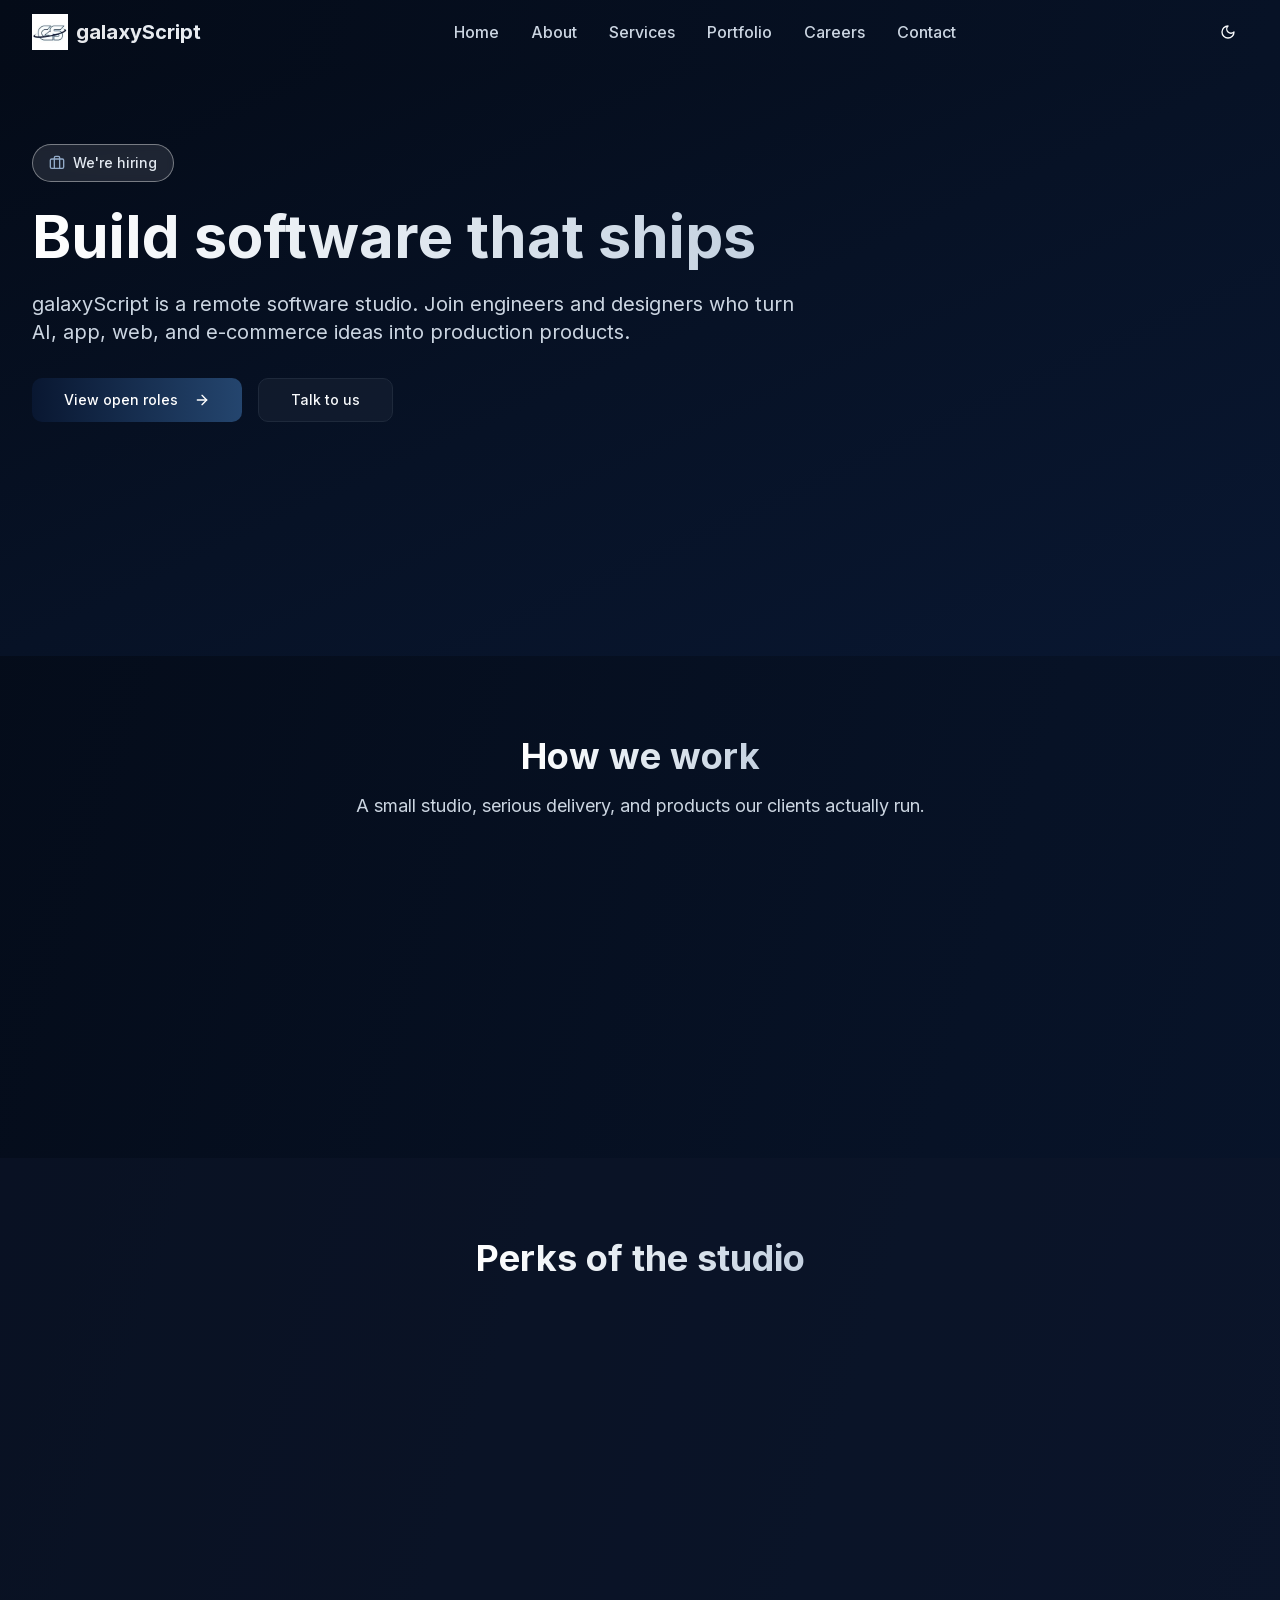
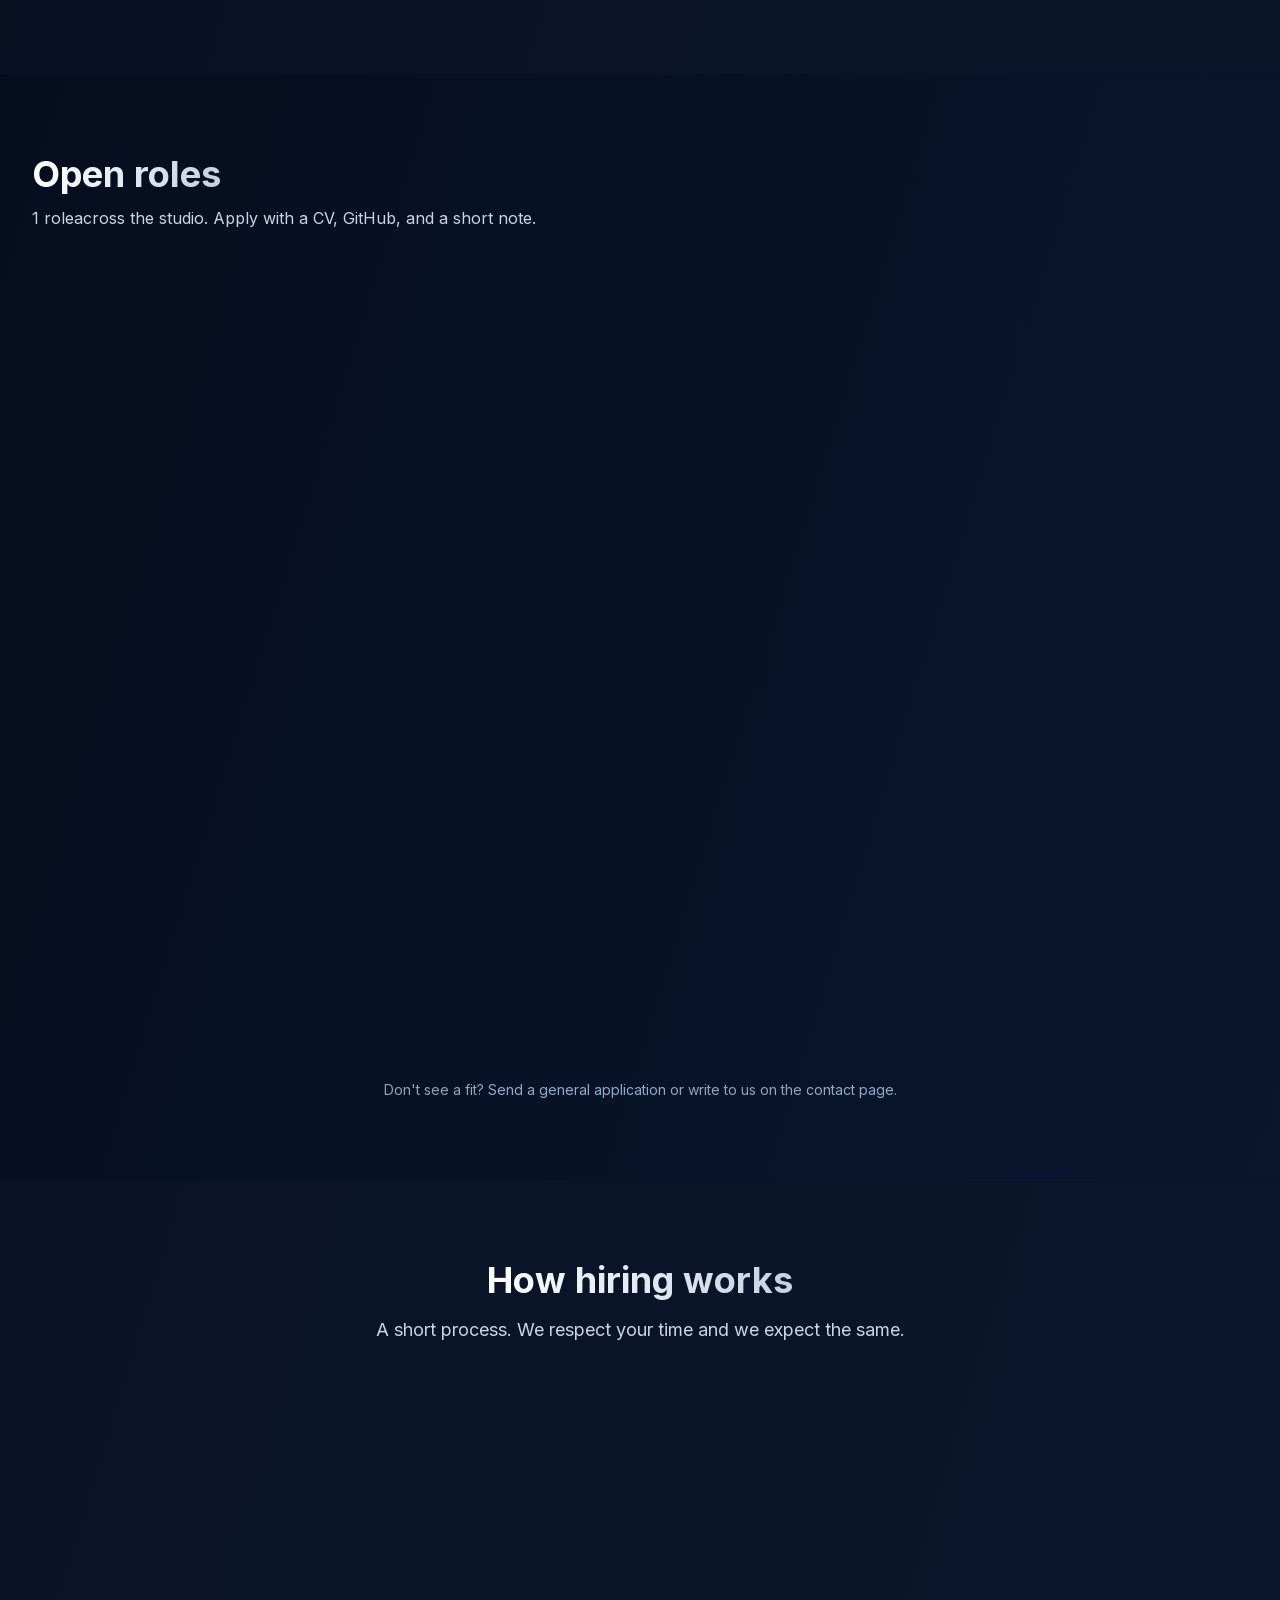
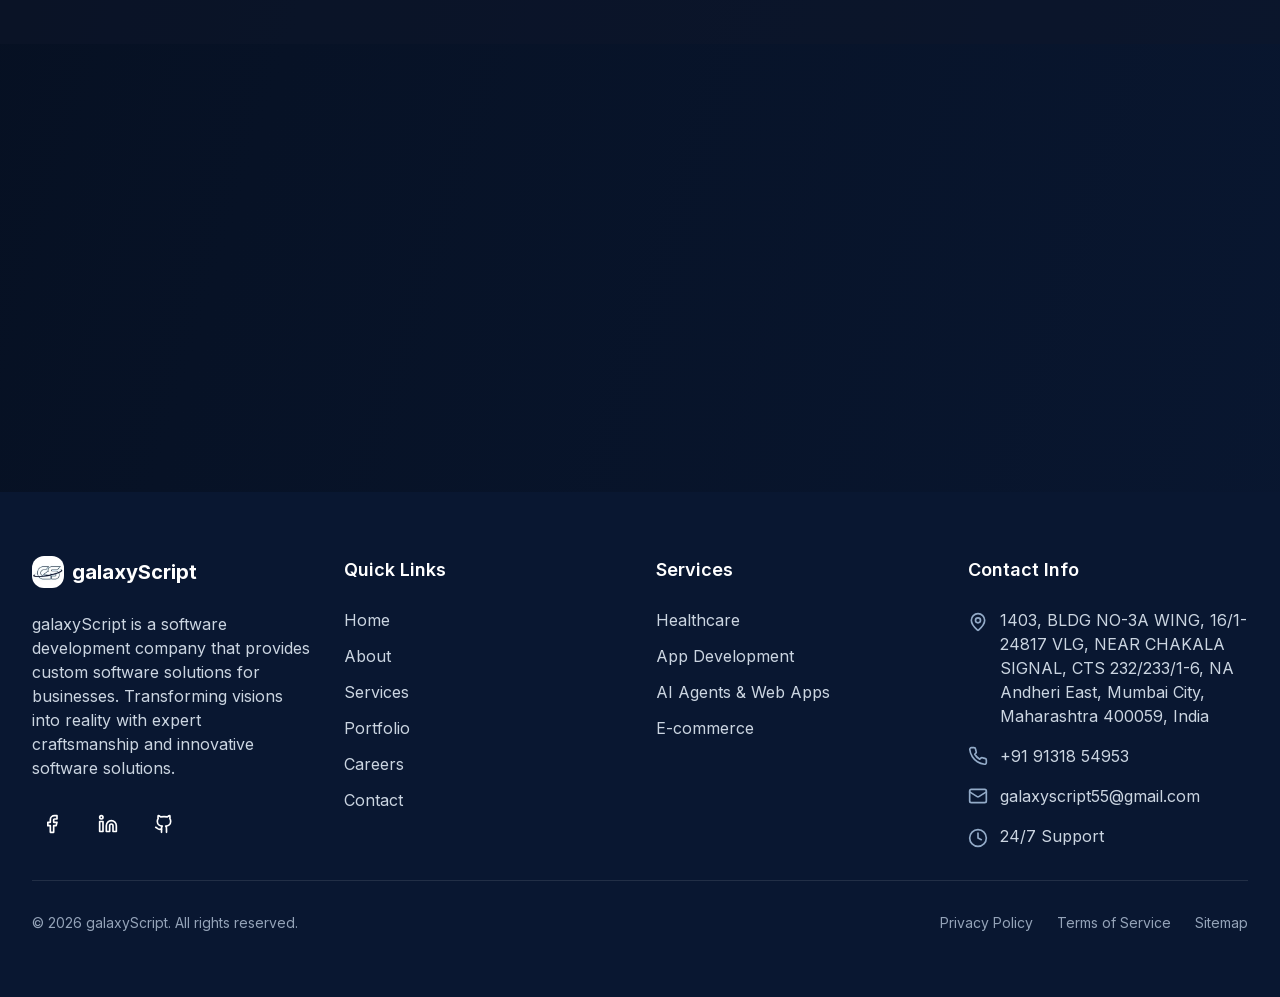
<file: careers.html>
<!DOCTYPE html><html lang="en"><head><meta charSet="utf-8"/><meta name="viewport" content="width=device-width, initial-scale=1"/><link rel="preload" as="image" href="/_next/static/media/company-logo.4715b9fb.jpg" fetchPriority="high"/><link rel="stylesheet" href="/_next/static/css/41d644d78b6698e5.css" data-precedence="next"/><link rel="stylesheet" href="/_next/static/css/da6e9b4a73108890.css" data-precedence="next"/><link rel="preload" as="script" fetchPriority="low" href="/_next/static/chunks/webpack-cb650dbaab01d669.js"/><script src="/_next/static/chunks/fd9d1056-9abfb49807193c16.js" async=""></script><script src="/_next/static/chunks/117-f1ce64ccbaf6ced5.js" async=""></script><script src="/_next/static/chunks/main-app-309e77ff8b8e6203.js" async=""></script><script src="/_next/static/chunks/972-e40179fadf565b57.js" async=""></script><script src="/_next/static/chunks/203-cdb6b2518a91c66d.js" async=""></script><script src="/_next/static/chunks/app/careers/page-64acd9a9dd34417e.js" async=""></script><script src="/_next/static/chunks/878-c3005250de6bd8cd.js" async=""></script><script src="/_next/static/chunks/app/layout-160cb5ec0fcdd004.js" async=""></script><script src="/_next/static/chunks/app/page-4a0882ed3319b7eb.js" async=""></script><link rel="preload" href="https://www.googletagmanager.com/gtag/js?id=G-7CBBF8YY45" as="script"/><link rel="icon" href="/favicon.png"/><title>Careers | galaxyScript</title><meta name="description" content="Join galaxyScript — remote software roles in AI, app, web, and e-commerce. Build production products with a high-trust studio."/><meta name="keywords" content="software development, custom software solutions, software development company, software development services, software development agency, software development company, software development services, software development agency"/><link rel="canonical" href="https://www.galaxyscript.co.uk/careers"/><script>document.documentElement.classList.add('js-reveal')</script><script src="/_next/static/chunks/polyfills-42372ed130431b0a.js" noModule=""></script></head><body class="__className_d8ebd1"><script>((e,t,r,n,o,l,a,i)=>{let u=document.documentElement,s=["light","dark"];function c(t){(Array.isArray(e)?e:[e]).forEach(e=>{let r="class"===e,n=r&&l?o.map(e=>l[e]||e):o;r?(u.classList.remove(...n),u.classList.add(l&&l[t]?l[t]:t)):u.setAttribute(e,t)}),i&&s.includes(t)&&(u.style.colorScheme=t)}if(n)c(n);else try{let e=localStorage.getItem(t)||r,n=a&&"system"===e?window.matchMedia("(prefers-color-scheme: dark)").matches?"dark":"light":e;c(n)}catch(e){}})("class","theme","dark",null,["light","dark"],null,true,true)</script><div class="min-h-screen bg-gradient-to-br from-brand-50 via-brand-100 to-brand-200 dark:from-brand-950 dark:via-brand-900 dark:to-brand-800"><div aria-hidden="true" class="pointer-events-none fixed inset-x-0 top-0 z-[60] h-[3px]"><div class="h-full w-full origin-left bg-gradient-to-r from-brand-800 via-indigo-500 to-violet-500 shadow-[0_0_8px_rgba(99,102,241,0.6)]" style="transform:scaleX(0)"></div></div><nav class="fixed top-0 w-full z-50 transition-[background-color,border-color,box-shadow] duration-300 bg-transparent"><div class="max-w-7xl mx-auto px-4 sm:px-6 lg:px-8"><div class="flex justify-between items-center h-16"><a class="flex items-center space-x-2" href="/"><img alt="galaxyScript Logo" fetchPriority="high" width="36" height="36" decoding="async" data-nimg="1" class="w-9 h-9 object-contain" style="color:transparent" src="/_next/static/media/company-logo.4715b9fb.jpg"/><span class="text-xl font-bold bg-gradient-to-r from-brand-800 to-brand-600 bg-clip-text text-transparent dark:text-white/90">galaxyScript</span></a><div class="hidden md:flex items-center space-x-8"><a class="text-slate-700 dark:text-slate-300 hover:text-brand-700 dark:hover:text-brand-300 transition-colors duration-200 font-medium" href="/">Home</a><a class="text-slate-700 dark:text-slate-300 hover:text-brand-700 dark:hover:text-brand-300 transition-colors duration-200 font-medium" href="/#about">About</a><a class="text-slate-700 dark:text-slate-300 hover:text-brand-700 dark:hover:text-brand-300 transition-colors duration-200 font-medium" href="/services">Services</a><a class="text-slate-700 dark:text-slate-300 hover:text-brand-700 dark:hover:text-brand-300 transition-colors duration-200 font-medium" href="/portfolio">Portfolio</a><a class="text-slate-700 dark:text-slate-300 hover:text-brand-700 dark:hover:text-brand-300 transition-colors duration-200 font-medium" href="/careers">Careers</a><a class="text-slate-700 dark:text-slate-300 hover:text-brand-700 dark:hover:text-brand-300 transition-colors duration-200 font-medium" href="/contact">Contact</a></div><div class="hidden md:flex items-center space-x-4"><button class="inline-flex items-center justify-center gap-2 whitespace-nowrap rounded-md text-sm font-medium ring-offset-background transition-colors focus-visible:outline-none focus-visible:ring-2 focus-visible:ring-ring focus-visible:ring-offset-2 disabled:pointer-events-none disabled:opacity-50 [&amp;_svg]:pointer-events-none [&amp;_svg]:size-4 [&amp;_svg]:shrink-0 hover:text-accent-foreground h-10 w-10 hover:bg-white/20 dark:hover:bg-slate-800/20"><svg xmlns="http://www.w3.org/2000/svg" width="24" height="24" viewBox="0 0 24 24" fill="none" stroke="currentColor" stroke-width="2" stroke-linecap="round" stroke-linejoin="round" class="lucide lucide-sun h-5 w-5 rotate-0 scale-100 transition-transform dark:-rotate-90 dark:scale-0"><circle cx="12" cy="12" r="4"></circle><path d="M12 2v2"></path><path d="M12 20v2"></path><path d="m4.93 4.93 1.41 1.41"></path><path d="m17.66 17.66 1.41 1.41"></path><path d="M2 12h2"></path><path d="M20 12h2"></path><path d="m6.34 17.66-1.41 1.41"></path><path d="m19.07 4.93-1.41 1.41"></path></svg><svg xmlns="http://www.w3.org/2000/svg" width="24" height="24" viewBox="0 0 24 24" fill="none" stroke="currentColor" stroke-width="2" stroke-linecap="round" stroke-linejoin="round" class="lucide lucide-moon absolute h-5 w-5 rotate-90 scale-0 transition-transform dark:rotate-0 dark:scale-100"><path d="M12 3a6 6 0 0 0 9 9 9 9 0 1 1-9-9Z"></path></svg><span class="sr-only">Toggle theme</span></button></div><div class="md:hidden flex items-center space-x-2"><button class="inline-flex items-center justify-center gap-2 whitespace-nowrap rounded-md text-sm font-medium ring-offset-background transition-colors focus-visible:outline-none focus-visible:ring-2 focus-visible:ring-ring focus-visible:ring-offset-2 disabled:pointer-events-none disabled:opacity-50 [&amp;_svg]:pointer-events-none [&amp;_svg]:size-4 [&amp;_svg]:shrink-0 hover:text-accent-foreground h-10 w-10 hover:bg-white/20 dark:hover:bg-slate-800/20"><svg xmlns="http://www.w3.org/2000/svg" width="24" height="24" viewBox="0 0 24 24" fill="none" stroke="currentColor" stroke-width="2" stroke-linecap="round" stroke-linejoin="round" class="lucide lucide-sun h-5 w-5 rotate-0 scale-100 transition-transform dark:-rotate-90 dark:scale-0"><circle cx="12" cy="12" r="4"></circle><path d="M12 2v2"></path><path d="M12 20v2"></path><path d="m4.93 4.93 1.41 1.41"></path><path d="m17.66 17.66 1.41 1.41"></path><path d="M2 12h2"></path><path d="M20 12h2"></path><path d="m6.34 17.66-1.41 1.41"></path><path d="m19.07 4.93-1.41 1.41"></path></svg><svg xmlns="http://www.w3.org/2000/svg" width="24" height="24" viewBox="0 0 24 24" fill="none" stroke="currentColor" stroke-width="2" stroke-linecap="round" stroke-linejoin="round" class="lucide lucide-moon absolute h-5 w-5 rotate-90 scale-0 transition-transform dark:rotate-0 dark:scale-100"><path d="M12 3a6 6 0 0 0 9 9 9 9 0 1 1-9-9Z"></path></svg><span class="sr-only">Toggle theme</span></button><button class="inline-flex items-center justify-center gap-2 whitespace-nowrap rounded-md text-sm font-medium ring-offset-background transition-colors focus-visible:outline-none focus-visible:ring-2 focus-visible:ring-ring focus-visible:ring-offset-2 disabled:pointer-events-none disabled:opacity-50 [&amp;_svg]:pointer-events-none [&amp;_svg]:size-4 [&amp;_svg]:shrink-0 hover:bg-accent hover:text-accent-foreground h-10 w-10"><svg xmlns="http://www.w3.org/2000/svg" width="24" height="24" viewBox="0 0 24 24" fill="none" stroke="currentColor" stroke-width="2" stroke-linecap="round" stroke-linejoin="round" class="lucide lucide-menu w-5 h-5"><line x1="4" x2="20" y1="12" y2="12"></line><line x1="4" x2="20" y1="6" y2="6"></line><line x1="4" x2="20" y1="18" y2="18"></line></svg></button></div></div></div></nav><main><div class="min-h-screen pt-16"><section class="py-20 px-4 sm:px-6 lg:px-8 bg-gradient-to-br from-brand-50 via-brand-100 to-brand-200 dark:from-brand-950 dark:via-brand-900 dark:to-brand-800"><div class="max-w-7xl mx-auto"><div class="inline-flex items-center px-4 py-2 rounded-full bg-white/70 dark:bg-white/10 backdrop-blur-sm border border-white/40 mb-6"><svg xmlns="http://www.w3.org/2000/svg" width="24" height="24" viewBox="0 0 24 24" fill="none" stroke="currentColor" stroke-width="2" stroke-linecap="round" stroke-linejoin="round" class="lucide lucide-briefcase w-4 h-4 text-brand-700 dark:text-brand-300 mr-2"><path d="M16 20V4a2 2 0 0 0-2-2h-4a2 2 0 0 0-2 2v16"></path><rect width="20" height="14" x="2" y="6" rx="2"></rect></svg><span class="text-sm font-medium text-slate-700 dark:text-slate-200">We&#x27;re hiring</span></div><h1 class="text-4xl md:text-5xl lg:text-6xl font-bold mb-6"><span class="bg-gradient-to-r from-brand-950 via-brand-800 to-brand-700 dark:from-white dark:via-brand-100 dark:to-brand-200 bg-clip-text text-transparent">Build software that ships</span></h1><p class="text-lg md:text-xl text-slate-600 dark:text-slate-300 max-w-3xl mb-8">galaxyScript is a remote software studio. Join engineers and designers who turn AI, app, web, and e-commerce ideas into production products.</p><div class="flex flex-col sm:flex-row gap-4"><a href="#open-roles" class="inline-flex items-center justify-center gap-2 whitespace-nowrap text-sm font-medium ring-offset-background transition-colors focus-visible:outline-none focus-visible:ring-2 focus-visible:ring-ring focus-visible:ring-offset-2 disabled:pointer-events-none disabled:opacity-50 [&amp;_svg]:pointer-events-none [&amp;_svg]:size-4 [&amp;_svg]:shrink-0 bg-primary hover:bg-primary/90 h-11 rounded-md px-8 bg-gradient-to-r from-brand-800 to-brand-600 hover:from-brand-900 hover:to-brand-700 text-white">View open roles<svg xmlns="http://www.w3.org/2000/svg" width="24" height="24" viewBox="0 0 24 24" fill="none" stroke="currentColor" stroke-width="2" stroke-linecap="round" stroke-linejoin="round" class="lucide lucide-arrow-right ml-2 w-5 h-5"><path d="M5 12h14"></path><path d="m12 5 7 7-7 7"></path></svg></a><a class="inline-flex items-center justify-center gap-2 whitespace-nowrap text-sm font-medium ring-offset-background transition-colors focus-visible:outline-none focus-visible:ring-2 focus-visible:ring-ring focus-visible:ring-offset-2 disabled:pointer-events-none disabled:opacity-50 [&amp;_svg]:pointer-events-none [&amp;_svg]:size-4 [&amp;_svg]:shrink-0 border border-input hover:bg-accent hover:text-accent-foreground h-11 rounded-md px-8 bg-white/50 dark:bg-slate-800/40" href="/contact">Talk to us</a></div><div class="grid grid-cols-2 md:grid-cols-4 gap-4 mt-14"><div class="rounded-lg border text-card-foreground shadow-sm bg-white/60 dark:bg-slate-800/50 border-white/30" data-reveal="true" data-reveal-delay="0"><div class="p-5 text-center"><p class="text-2xl font-bold text-brand-800 dark:text-brand-200">1</p><p class="text-sm text-slate-600 dark:text-slate-400 mt-1">Open roles</p></div></div><div class="rounded-lg border text-card-foreground shadow-sm bg-white/60 dark:bg-slate-800/50 border-white/30" data-reveal="true" data-reveal-delay="1"><div class="p-5 text-center"><p class="text-2xl font-bold text-brand-800 dark:text-brand-200">Remote</p><p class="text-sm text-slate-600 dark:text-slate-400 mt-1">First</p></div></div><div class="rounded-lg border text-card-foreground shadow-sm bg-white/60 dark:bg-slate-800/50 border-white/30" data-reveal="true" data-reveal-delay="2"><div class="p-5 text-center"><p class="text-2xl font-bold text-brand-800 dark:text-brand-200">4</p><p class="text-sm text-slate-600 dark:text-slate-400 mt-1">Product stacks</p></div></div><div class="rounded-lg border text-card-foreground shadow-sm bg-white/60 dark:bg-slate-800/50 border-white/30" data-reveal="true" data-reveal-delay="3"><div class="p-5 text-center"><p class="text-2xl font-bold text-brand-800 dark:text-brand-200">UK</p><p class="text-sm text-slate-600 dark:text-slate-400 mt-1">Studio hub</p></div></div></div></div></section><section class="py-20 px-4 sm:px-6 lg:px-8"><div class="max-w-7xl mx-auto"><div class="text-center mb-14"><h2 class="text-3xl md:text-4xl font-bold mb-4"><span class="bg-gradient-to-r from-brand-950 via-brand-800 to-brand-700 dark:from-white dark:via-brand-100 dark:to-brand-200 bg-clip-text text-transparent">How we work</span></h2><p class="text-lg text-slate-600 dark:text-slate-300 max-w-2xl mx-auto">A small studio, serious delivery, and products our clients actually run.</p></div><div class="grid md:grid-cols-2 xl:grid-cols-4 gap-6 items-stretch"><div class="rounded-lg text-card-foreground shadow-sm h-full bg-white/60 dark:bg-slate-800/60 border border-white/30" data-reveal="true" data-reveal-delay="0"><div class="p-6"><div class="w-10 h-10 rounded-lg bg-gradient-to-br from-brand-800 to-brand-600 flex items-center justify-center mb-4"><svg xmlns="http://www.w3.org/2000/svg" width="24" height="24" viewBox="0 0 24 24" fill="none" stroke="currentColor" stroke-width="2" stroke-linecap="round" stroke-linejoin="round" class="lucide lucide-rocket w-5 h-5 text-white"><path d="M4.5 16.5c-1.5 1.26-2 5-2 5s3.74-.5 5-2c.71-.84.7-2.13-.09-2.91a2.18 2.18 0 0 0-2.91-.09z"></path><path d="m12 15-3-3a22 22 0 0 1 2-3.95A12.88 12.88 0 0 1 22 2c0 2.72-.78 7.5-6 11a22.35 22.35 0 0 1-4 2z"></path><path d="M9 12H4s.55-3.03 2-4c1.62-1.08 5 0 5 0"></path><path d="M12 15v5s3.03-.55 4-2c1.08-1.62 0-5 0-5"></path></svg></div><h3 class="text-lg font-semibold text-slate-900 dark:text-white mb-2">Ship real products</h3><p class="text-sm text-slate-600 dark:text-slate-300">You work on live AI, app, web, and e-commerce systems — not throwaway demos.</p></div></div><div class="rounded-lg text-card-foreground shadow-sm h-full bg-white/60 dark:bg-slate-800/60 border border-white/30" data-reveal="true" data-reveal-delay="1"><div class="p-6"><div class="w-10 h-10 rounded-lg bg-gradient-to-br from-brand-800 to-brand-600 flex items-center justify-center mb-4"><svg xmlns="http://www.w3.org/2000/svg" width="24" height="24" viewBox="0 0 24 24" fill="none" stroke="currentColor" stroke-width="2" stroke-linecap="round" stroke-linejoin="round" class="lucide lucide-globe w-5 h-5 text-white"><circle cx="12" cy="12" r="10"></circle><path d="M12 2a14.5 14.5 0 0 0 0 20 14.5 14.5 0 0 0 0-20"></path><path d="M2 12h20"></path></svg></div><h3 class="text-lg font-semibold text-slate-900 dark:text-white mb-2">Remote, high trust</h3><p class="text-sm text-slate-600 dark:text-slate-300">Work from anywhere with overlap for UK hours. We care about output, reviews, and reliability.</p></div></div><div class="rounded-lg text-card-foreground shadow-sm h-full bg-white/60 dark:bg-slate-800/60 border border-white/30" data-reveal="true" data-reveal-delay="2"><div class="p-6"><div class="w-10 h-10 rounded-lg bg-gradient-to-br from-brand-800 to-brand-600 flex items-center justify-center mb-4"><svg xmlns="http://www.w3.org/2000/svg" width="24" height="24" viewBox="0 0 24 24" fill="none" stroke="currentColor" stroke-width="2" stroke-linecap="round" stroke-linejoin="round" class="lucide lucide-code-xml w-5 h-5 text-white"><path d="m18 16 4-4-4-4"></path><path d="m6 8-4 4 4 4"></path><path d="m14.5 4-5 16"></path></svg></div><h3 class="text-lg font-semibold text-slate-900 dark:text-white mb-2">Craft over theatre</h3><p class="text-sm text-slate-600 dark:text-slate-300">Clean architecture, honest estimates, and code you would put your name on.</p></div></div><div class="rounded-lg text-card-foreground shadow-sm h-full bg-white/60 dark:bg-slate-800/60 border border-white/30" data-reveal="true" data-reveal-delay="3"><div class="p-6"><div class="w-10 h-10 rounded-lg bg-gradient-to-br from-brand-800 to-brand-600 flex items-center justify-center mb-4"><svg xmlns="http://www.w3.org/2000/svg" width="24" height="24" viewBox="0 0 24 24" fill="none" stroke="currentColor" stroke-width="2" stroke-linecap="round" stroke-linejoin="round" class="lucide lucide-users w-5 h-5 text-white"><path d="M16 21v-2a4 4 0 0 0-4-4H6a4 4 0 0 0-4 4v2"></path><circle cx="9" cy="7" r="4"></circle><path d="M22 21v-2a4 4 0 0 0-3-3.87"></path><path d="M16 3.13a4 4 0 0 1 0 7.75"></path></svg></div><h3 class="text-lg font-semibold text-slate-900 dark:text-white mb-2">Grow with the studio</h3><p class="text-sm text-slate-600 dark:text-slate-300">Small team, direct access to clients, and room to own a stack end to end.</p></div></div></div></div></section><section class="py-20 px-4 sm:px-6 lg:px-8 bg-slate-50/50 dark:bg-slate-900/50"><div class="max-w-7xl mx-auto"><div class="text-center mb-14"><h2 class="text-3xl md:text-4xl font-bold mb-4"><span class="bg-gradient-to-r from-brand-950 via-brand-800 to-brand-700 dark:from-white dark:via-brand-100 dark:to-brand-200 bg-clip-text text-transparent">Perks of the studio</span></h2></div><div class="grid md:grid-cols-2 xl:grid-cols-3 gap-6 items-stretch"><div class="rounded-lg text-card-foreground shadow-sm h-full bg-white/70 dark:bg-slate-800/70 border border-white/30" data-reveal="true" data-reveal-delay="0"><div class="p-6 flex gap-4"><div class="w-11 h-11 rounded-lg bg-gradient-to-br from-brand-800 to-brand-600 flex items-center justify-center shrink-0"><svg xmlns="http://www.w3.org/2000/svg" width="24" height="24" viewBox="0 0 24 24" fill="none" stroke="currentColor" stroke-width="2" stroke-linecap="round" stroke-linejoin="round" class="lucide lucide-globe w-5 h-5 text-white"><circle cx="12" cy="12" r="10"></circle><path d="M12 2a14.5 14.5 0 0 0 0 20 14.5 14.5 0 0 0 0-20"></path><path d="M2 12h20"></path></svg></div><div><h3 class="font-semibold text-slate-900 dark:text-white mb-1">Remote-first</h3><p class="text-sm text-slate-600 dark:text-slate-300">Work from anywhere. Overlap with UK hours for standups and clients.</p></div></div></div><div class="rounded-lg text-card-foreground shadow-sm h-full bg-white/70 dark:bg-slate-800/70 border border-white/30" data-reveal="true" data-reveal-delay="1"><div class="p-6 flex gap-4"><div class="w-11 h-11 rounded-lg bg-gradient-to-br from-brand-800 to-brand-600 flex items-center justify-center shrink-0"><svg xmlns="http://www.w3.org/2000/svg" width="24" height="24" viewBox="0 0 24 24" fill="none" stroke="currentColor" stroke-width="2" stroke-linecap="round" stroke-linejoin="round" class="lucide lucide-rocket w-5 h-5 text-white"><path d="M4.5 16.5c-1.5 1.26-2 5-2 5s3.74-.5 5-2c.71-.84.7-2.13-.09-2.91a2.18 2.18 0 0 0-2.91-.09z"></path><path d="m12 15-3-3a22 22 0 0 1 2-3.95A12.88 12.88 0 0 1 22 2c0 2.72-.78 7.5-6 11a22.35 22.35 0 0 1-4 2z"></path><path d="M9 12H4s.55-3.03 2-4c1.62-1.08 5 0 5 0"></path><path d="M12 15v5s3.03-.55 4-2c1.08-1.62 0-5 0-5"></path></svg></div><div><h3 class="font-semibold text-slate-900 dark:text-white mb-1">Production work</h3><p class="text-sm text-slate-600 dark:text-slate-300">Ship to mainnet, cloud, and live traffic — not slide decks.</p></div></div></div><div class="rounded-lg text-card-foreground shadow-sm h-full bg-white/70 dark:bg-slate-800/70 border border-white/30" data-reveal="true" data-reveal-delay="2"><div class="p-6 flex gap-4"><div class="w-11 h-11 rounded-lg bg-gradient-to-br from-brand-800 to-brand-600 flex items-center justify-center shrink-0"><svg xmlns="http://www.w3.org/2000/svg" width="24" height="24" viewBox="0 0 24 24" fill="none" stroke="currentColor" stroke-width="2" stroke-linecap="round" stroke-linejoin="round" class="lucide lucide-sparkles w-5 h-5 text-white"><path d="M9.937 15.5A2 2 0 0 0 8.5 14.063l-6.135-1.582a.5.5 0 0 1 0-.962L8.5 9.936A2 2 0 0 0 9.937 8.5l1.582-6.135a.5.5 0 0 1 .963 0L14.063 8.5A2 2 0 0 0 15.5 9.937l6.135 1.581a.5.5 0 0 1 0 .964L15.5 14.063a2 2 0 0 0-1.437 1.437l-1.582 6.135a.5.5 0 0 1-.963 0z"></path><path d="M20 3v4"></path><path d="M22 5h-4"></path><path d="M4 17v2"></path><path d="M5 18H3"></path></svg></div><div><h3 class="font-semibold text-slate-900 dark:text-white mb-1">Four stacks</h3><p class="text-sm text-slate-600 dark:text-slate-300">AI, app, web, and e-commerce in one studio.</p></div></div></div><div class="rounded-lg text-card-foreground shadow-sm h-full bg-white/70 dark:bg-slate-800/70 border border-white/30" data-reveal="true" data-reveal-delay="3"><div class="p-6 flex gap-4"><div class="w-11 h-11 rounded-lg bg-gradient-to-br from-brand-800 to-brand-600 flex items-center justify-center shrink-0"><svg xmlns="http://www.w3.org/2000/svg" width="24" height="24" viewBox="0 0 24 24" fill="none" stroke="currentColor" stroke-width="2" stroke-linecap="round" stroke-linejoin="round" class="lucide lucide-shield w-5 h-5 text-white"><path d="M20 13c0 5-3.5 7.5-7.66 8.95a1 1 0 0 1-.67-.01C7.5 20.5 4 18 4 13V6a1 1 0 0 1 1-1c2 0 4.5-1.2 6.24-2.72a1.17 1.17 0 0 1 1.52 0C14.51 3.81 17 5 19 5a1 1 0 0 1 1 1z"></path></svg></div><div><h3 class="font-semibold text-slate-900 dark:text-white mb-1">Senior craft</h3><p class="text-sm text-slate-600 dark:text-slate-300">Reviews, security, and documentation are part of the job.</p></div></div></div><div class="rounded-lg text-card-foreground shadow-sm h-full bg-white/70 dark:bg-slate-800/70 border border-white/30" data-reveal="true" data-reveal-delay="0"><div class="p-6 flex gap-4"><div class="w-11 h-11 rounded-lg bg-gradient-to-br from-brand-800 to-brand-600 flex items-center justify-center shrink-0"><svg xmlns="http://www.w3.org/2000/svg" width="24" height="24" viewBox="0 0 24 24" fill="none" stroke="currentColor" stroke-width="2" stroke-linecap="round" stroke-linejoin="round" class="lucide lucide-heart w-5 h-5 text-white"><path d="M19 14c1.49-1.46 3-3.21 3-5.5A5.5 5.5 0 0 0 16.5 3c-1.76 0-3 .5-4.5 2-1.5-1.5-2.74-2-4.5-2A5.5 5.5 0 0 0 2 8.5c0 2.3 1.5 4.05 3 5.5l7 7Z"></path></svg></div><div><h3 class="font-semibold text-slate-900 dark:text-white mb-1">Direct impact</h3><p class="text-sm text-slate-600 dark:text-slate-300">Small team. You talk to clients and own features end to end.</p></div></div></div><div class="rounded-lg text-card-foreground shadow-sm h-full bg-white/70 dark:bg-slate-800/70 border border-white/30" data-reveal="true" data-reveal-delay="1"><div class="p-6 flex gap-4"><div class="w-11 h-11 rounded-lg bg-gradient-to-br from-brand-800 to-brand-600 flex items-center justify-center shrink-0"><svg xmlns="http://www.w3.org/2000/svg" width="24" height="24" viewBox="0 0 24 24" fill="none" stroke="currentColor" stroke-width="2" stroke-linecap="round" stroke-linejoin="round" class="lucide lucide-code-xml w-5 h-5 text-white"><path d="m18 16 4-4-4-4"></path><path d="m6 8-4 4 4 4"></path><path d="m14.5 4-5 16"></path></svg></div><div><h3 class="font-semibold text-slate-900 dark:text-white mb-1">Tools you choose</h3><p class="text-sm text-slate-600 dark:text-slate-300">Modern TypeScript, cloud, and the right language for the product.</p></div></div></div></div></div></section><section id="open-roles" class="py-20 px-4 sm:px-6 lg:px-8 scroll-mt-24"><div class="max-w-7xl mx-auto"><div class="flex flex-col md:flex-row md:items-end md:justify-between gap-6 mb-10"><div><h2 class="text-3xl md:text-4xl font-bold mb-3"><span class="bg-gradient-to-r from-brand-950 via-brand-800 to-brand-700 dark:from-white dark:via-brand-100 dark:to-brand-200 bg-clip-text text-transparent">Open roles</span></h2><p class="text-slate-600 dark:text-slate-300 max-w-2xl">1<!-- --> <!-- -->role<!-- -->across the studio. Apply with a CV, GitHub, and a short note.</p></div></div><div class="grid md:grid-cols-2 xl:grid-cols-3 gap-6 items-stretch"><div class="rounded-lg text-card-foreground shadow-sm h-full flex flex-col bg-white/60 dark:bg-slate-800/60 border border-white/30 hover:shadow-xl transition-shadow duration-300 scroll-mt-24" data-reveal="true" data-reveal-delay="0" id="full-stack-developer"><div class="p-6 flex flex-1 flex-col"><div class="flex items-center justify-between gap-3 mb-4"><div class="inline-flex items-center rounded-full border px-2.5 py-0.5 text-xs font-semibold transition-colors focus:outline-none focus:ring-2 focus:ring-ring focus:ring-offset-2 border-transparent bg-brand-800 hover:bg-brand-800 text-white">Web</div><span class="text-xs font-medium text-slate-500 dark:text-slate-400">Contract</span></div><h3 class="text-xl font-semibold text-slate-900 dark:text-white mb-2">Full-Stack Developer</h3><p class="flex items-center text-sm text-slate-500 dark:text-slate-400 mb-4"><svg xmlns="http://www.w3.org/2000/svg" width="24" height="24" viewBox="0 0 24 24" fill="none" stroke="currentColor" stroke-width="2" stroke-linecap="round" stroke-linejoin="round" class="lucide lucide-map-pin w-4 h-4 mr-1.5 shrink-0"><path d="M20 10c0 4.993-5.539 10.193-7.399 11.799a1 1 0 0 1-1.202 0C9.539 20.193 4 14.993 4 10a8 8 0 0 1 16 0"></path><circle cx="12" cy="10" r="3"></circle></svg>Remote</p><p class="text-sm text-slate-600 dark:text-slate-300 mb-5">Join our team as a Full-Stack Developer and build web/ai-powered applications across the frontend and backend, with mentorship and room to grow.</p><div class="mb-4"><p class="text-xs font-semibold uppercase tracking-wide text-slate-500 dark:text-slate-400 mb-2">You will</p><ul class="space-y-1.5 text-sm text-slate-600 dark:text-slate-400"><li class="flex gap-2"><span class="mt-2 w-1.5 h-1.5 rounded-full bg-brand-800 shrink-0 dark:bg-brand-300"></span>Build and maintain features across the frontend and backend of web/ai-powered applications</li><li class="flex gap-2"><span class="mt-2 w-1.5 h-1.5 rounded-full bg-brand-800 shrink-0 dark:bg-brand-300"></span>Collaborate with the team on technical decisions, reviews, and planning</li><li class="flex gap-2"><span class="mt-2 w-1.5 h-1.5 rounded-full bg-brand-800 shrink-0 dark:bg-brand-300"></span>Communicate with the team and clients to understand the requirements and deliver the best solution</li><li class="flex gap-2"><span class="mt-2 w-1.5 h-1.5 rounded-full bg-brand-800 shrink-0 dark:bg-brand-300"></span>Daily stand-ups and progress updates, weekly reviews, and monthly check-ins</li><li class="flex gap-2"><span class="mt-2 w-1.5 h-1.5 rounded-full bg-brand-800 shrink-0 dark:bg-brand-300"></span>Use AI tools to speed up development while keeping quality high</li></ul></div><div class="mb-6 flex-1"><p class="text-xs font-semibold uppercase tracking-wide text-slate-500 dark:text-slate-400 mb-2">You bring</p><ul class="space-y-1.5 text-sm text-slate-600 dark:text-slate-400"><li class="flex gap-2"><span class="mt-2 w-1.5 h-1.5 rounded-full bg-brand-800 shrink-0 dark:bg-brand-300"></span>Basic full-stack development knowledge and the ability to learn quickly</li><li class="flex gap-2"><span class="mt-2 w-1.5 h-1.5 rounded-full bg-brand-800 shrink-0 dark:bg-brand-300"></span>Good English communication skills</li><li class="flex gap-2"><span class="mt-2 w-1.5 h-1.5 rounded-full bg-brand-800 shrink-0 dark:bg-brand-300"></span>Familiarity with AI tools such as ChatGPT and Claude</li><li class="flex gap-2"><span class="mt-2 w-1.5 h-1.5 rounded-full bg-brand-800 shrink-0 dark:bg-brand-300"></span>Willingness to learn and improve, and strong collaboration skills</li></ul></div><div class="mt-auto flex gap-2"><a class="inline-flex items-center justify-center gap-2 whitespace-nowrap rounded-md text-sm font-medium ring-offset-background transition-colors focus-visible:outline-none focus-visible:ring-2 focus-visible:ring-ring focus-visible:ring-offset-2 disabled:pointer-events-none disabled:opacity-50 [&amp;_svg]:pointer-events-none [&amp;_svg]:size-4 [&amp;_svg]:shrink-0 h-10 px-4 py-2 flex-1 bg-brand-800 hover:bg-brand-700 text-white" href="/careers/apply/full-stack-developer">Apply<svg xmlns="http://www.w3.org/2000/svg" width="24" height="24" viewBox="0 0 24 24" fill="none" stroke="currentColor" stroke-width="2" stroke-linecap="round" stroke-linejoin="round" class="lucide lucide-arrow-right w-4 h-4 ml-2"><path d="M5 12h14"></path><path d="m12 5 7 7-7 7"></path></svg></a><a class="inline-flex items-center justify-center gap-2 whitespace-nowrap rounded-md text-sm font-medium ring-offset-background transition-colors focus-visible:outline-none focus-visible:ring-2 focus-visible:ring-ring focus-visible:ring-offset-2 disabled:pointer-events-none disabled:opacity-50 [&amp;_svg]:pointer-events-none [&amp;_svg]:size-4 [&amp;_svg]:shrink-0 border border-input bg-background hover:bg-accent hover:text-accent-foreground h-10 px-4 py-2 flex-1 bg-slate-600 dark:bg-slate-800 hover:bg-slate-800 dark:hover:bg-slate-700 text-white hover:text-white" href="/contact">Ask us<svg xmlns="http://www.w3.org/2000/svg" width="24" height="24" viewBox="0 0 24 24" fill="none" stroke="currentColor" stroke-width="2" stroke-linecap="round" stroke-linejoin="round" class="lucide lucide-arrow-right w-4 h-4 ml-2"><path d="M5 12h14"></path><path d="m12 5 7 7-7 7"></path></svg></a></div></div></div></div><p class="mt-10 text-center text-sm text-slate-500 dark:text-slate-400">Don&#x27;t see a fit?<!-- --> <a href="mailto:galaxyscript55@gmail.com?subject=General%20application" class="text-brand-700 dark:text-brand-300 hover:underline">Send a general application</a> <!-- -->or write to us on the<!-- --> <a class="text-brand-700 dark:text-brand-300 hover:underline" href="/contact">contact page</a>.</p></div></section><section class="py-20 px-4 sm:px-6 lg:px-8 bg-slate-50/50 dark:bg-slate-900/50"><div class="max-w-7xl mx-auto"><div class="text-center mb-14"><h2 class="text-3xl md:text-4xl font-bold mb-4"><span class="bg-gradient-to-r from-brand-950 via-brand-800 to-brand-700 dark:from-white dark:via-brand-100 dark:to-brand-200 bg-clip-text text-transparent">How hiring works</span></h2><p class="text-lg text-slate-600 dark:text-slate-300 max-w-2xl mx-auto">A short process. We respect your time and we expect the same.</p></div><div class="grid md:grid-cols-4 gap-8"><div data-reveal="left" data-reveal-delay="0" class="text-center"><div class="w-16 h-16 bg-gradient-to-br from-brand-800 to-brand-600 rounded-full flex items-center justify-center mx-auto mb-4"><span class="text-white font-bold text-lg">01</span></div><h3 class="text-xl font-semibold text-slate-900 dark:text-white mb-2">Apply</h3><p class="text-slate-600 dark:text-slate-400">Email your CV, GitHub or portfolio, and a short note on the role.</p></div><div data-reveal="left" data-reveal-delay="1" class="text-center"><div class="w-16 h-16 bg-gradient-to-br from-brand-800 to-brand-600 rounded-full flex items-center justify-center mx-auto mb-4"><span class="text-white font-bold text-lg">02</span></div><h3 class="text-xl font-semibold text-slate-900 dark:text-white mb-2">Intro</h3><p class="text-slate-600 dark:text-slate-400">A 30-minute call about your work, how we ship, and the team.</p></div><div data-reveal="left" data-reveal-delay="2" class="text-center"><div class="w-16 h-16 bg-gradient-to-br from-brand-800 to-brand-600 rounded-full flex items-center justify-center mx-auto mb-4"><span class="text-white font-bold text-lg">03</span></div><h3 class="text-xl font-semibold text-slate-900 dark:text-white mb-2">Craft</h3><p class="text-slate-600 dark:text-slate-400">A practical exercise or walkthrough of something you have already built.</p></div><div data-reveal="left" data-reveal-delay="3" class="text-center"><div class="w-16 h-16 bg-gradient-to-br from-brand-800 to-brand-600 rounded-full flex items-center justify-center mx-auto mb-4"><span class="text-white font-bold text-lg">04</span></div><h3 class="text-xl font-semibold text-slate-900 dark:text-white mb-2">Offer</h3><p class="text-slate-600 dark:text-slate-400">We decide quickly. If it is a fit, you join a live project.</p></div></div></div></section><section class="py-20 px-4 sm:px-6 lg:px-8"><div class="max-w-7xl mx-auto"><div class="rounded-lg bg-card text-card-foreground bg-gradient-to-br from-brand-800 via-brand-700 to-brand-600 border-0 shadow-2xl overflow-hidden relative" data-reveal="zoom"><div class="absolute top-0 right-0 w-96 h-96 bg-white/10 rounded-full blur-3xl translate-x-1/2 -translate-y-1/2"></div><div class="relative z-10 p-8 md:p-16 text-center text-white"><h2 class="text-3xl md:text-4xl font-bold mb-4">Ready to apply?</h2><p class="text-lg opacity-90 max-w-2xl mx-auto mb-8">Send your CV and a link to work you are proud of. We read every application.</p><div class="flex flex-col sm:flex-row gap-4 justify-center"><a href="mailto:galaxyscript55@gmail.com?subject=Application" class="inline-flex items-center justify-center gap-2 whitespace-nowrap text-sm ring-offset-background transition-colors focus-visible:outline-none focus-visible:ring-2 focus-visible:ring-ring focus-visible:ring-offset-2 disabled:pointer-events-none disabled:opacity-50 [&amp;_svg]:pointer-events-none [&amp;_svg]:size-4 [&amp;_svg]:shrink-0 h-11 rounded-md px-8 bg-white text-brand-800 hover:bg-gray-100 font-semibold">Email careers<svg xmlns="http://www.w3.org/2000/svg" width="24" height="24" viewBox="0 0 24 24" fill="none" stroke="currentColor" stroke-width="2" stroke-linecap="round" stroke-linejoin="round" class="lucide lucide-mail ml-2 w-5 h-5"><rect width="20" height="16" x="2" y="4" rx="2"></rect><path d="m22 7-8.97 5.7a1.94 1.94 0 0 1-2.06 0L2 7"></path></svg></a></div></div></div></div></section></div></main><footer class="bg-brand-800 text-white"><div class="max-w-7xl mx-auto px-4 sm:px-6 lg:px-8 py-16"><div class="grid md:grid-cols-2 lg:grid-cols-4 gap-8"><div><div class="flex items-center space-x-2 mb-6"><img alt="galaxyScript Logo" loading="lazy" width="32" height="32" decoding="async" data-nimg="1" class="w-8 h-8 object-contain rounded-lg" style="color:transparent" src="/_next/static/media/company-logo.4715b9fb.jpg"/><span class="text-xl font-bold">galaxyScript</span></div><p class="text-slate-300 mb-6">galaxyScript is a software development company that provides custom software solutions for businesses. Transforming visions into reality with expert craftsmanship and innovative software solutions.</p><div class="flex space-x-4"><a target="_blank" rel="noopener noreferrer" aria-label="Facebook" class="hover:bg-brand-700 size-10 flex items-center justify-center rounded-full" href="https://www.facebook.com/share/1FdGRzAFEA/?mibextid=wwXIfr"><svg xmlns="http://www.w3.org/2000/svg" width="24" height="24" viewBox="0 0 24 24" fill="none" stroke="currentColor" stroke-width="2" stroke-linecap="round" stroke-linejoin="round" class="lucide lucide-facebook w-5 h-5"><path d="M18 2h-3a5 5 0 0 0-5 5v3H7v4h3v8h4v-8h3l1-4h-4V7a1 1 0 0 1 1-1h3z"></path></svg></a><a target="_blank" rel="noopener noreferrer" aria-label="LinkedIn" class="hover:bg-brand-700 size-10 flex items-center justify-center rounded-full" href="https://www.linkedin.com/company/13728866/"><svg xmlns="http://www.w3.org/2000/svg" width="24" height="24" viewBox="0 0 24 24" fill="none" stroke="currentColor" stroke-width="2" stroke-linecap="round" stroke-linejoin="round" class="lucide lucide-linkedin w-5 h-5"><path d="M16 8a6 6 0 0 1 6 6v7h-4v-7a2 2 0 0 0-2-2 2 2 0 0 0-2 2v7h-4v-7a6 6 0 0 1 6-6z"></path><rect width="4" height="12" x="2" y="9"></rect><circle cx="4" cy="4" r="2"></circle></svg></a><a target="_blank" class="hover:bg-brand-700 size-10 flex items-center justify-center rounded-full" href="https://github.com/galaxyScriptOrg"><svg xmlns="http://www.w3.org/2000/svg" width="24" height="24" viewBox="0 0 24 24" fill="none" stroke="currentColor" stroke-width="2" stroke-linecap="round" stroke-linejoin="round" class="lucide lucide-github w-5 h-5"><path d="M15 22v-4a4.8 4.8 0 0 0-1-3.5c3 0 6-2 6-5.5.08-1.25-.27-2.48-1-3.5.28-1.15.28-2.35 0-3.5 0 0-1 0-3 1.5-2.64-.5-5.36-.5-8 0C6 2 5 2 5 2c-.3 1.15-.3 2.35 0 3.5A5.403 5.403 0 0 0 4 9c0 3.5 3 5.5 6 5.5-.39.49-.68 1.05-.85 1.65-.17.6-.22 1.23-.15 1.85v4"></path><path d="M9 18c-4.51 2-5-2-7-2"></path></svg></a></div></div><div><h3 class="text-lg font-semibold mb-6">Quick Links</h3><ul class="space-y-3"><li><a class="text-slate-300 hover:text-white transition-colors" href="/">Home</a></li><li><a class="text-slate-300 hover:text-white transition-colors" href="/#about">About</a></li><li><a class="text-slate-300 hover:text-white transition-colors" href="/services">Services</a></li><li><a class="text-slate-300 hover:text-white transition-colors" href="/portfolio">Portfolio</a></li><li><a class="text-slate-300 hover:text-white transition-colors" href="/careers">Careers</a></li><li><a class="text-slate-300 hover:text-white transition-colors" href="/contact">Contact</a></li></ul></div><div><h3 class="text-lg font-semibold mb-6">Services</h3><ul class="space-y-3"><li><a class="text-slate-300 hover:text-white transition-colors" href="/services#healthcare">Healthcare</a></li><li><a class="text-slate-300 hover:text-white transition-colors" href="/services#app">App Development</a></li><li><a class="text-slate-300 hover:text-white transition-colors" href="/services#web">AI Agents &amp; Web Apps</a></li><li><a class="text-slate-300 hover:text-white transition-colors" href="/services#ecommerce">E-commerce</a></li></ul></div><div><h3 class="text-lg font-semibold mb-6">Contact Info</h3><div class="space-y-4"><div class="flex items-start space-x-3"><svg xmlns="http://www.w3.org/2000/svg" width="24" height="24" viewBox="0 0 24 24" fill="none" stroke="currentColor" stroke-width="2" stroke-linecap="round" stroke-linejoin="round" class="lucide lucide-map-pin w-5 h-5 text-brand-300 mt-1 flex-shrink-0"><path d="M20 10c0 4.993-5.539 10.193-7.399 11.799a1 1 0 0 1-1.202 0C9.539 20.193 4 14.993 4 10a8 8 0 0 1 16 0"></path><circle cx="12" cy="10" r="3"></circle></svg><div><p class="text-slate-300">1403, BLDG NO-3A WING, 16/1-24817 VLG, NEAR CHAKALA SIGNAL, CTS 232/233/1-6, NA</p><p class="text-slate-300">Andheri East, Mumbai City, Maharashtra 400059, India</p></div></div><div class="flex items-center space-x-3"><svg xmlns="http://www.w3.org/2000/svg" width="24" height="24" viewBox="0 0 24 24" fill="none" stroke="currentColor" stroke-width="2" stroke-linecap="round" stroke-linejoin="round" class="lucide lucide-phone w-5 h-5 text-brand-300 flex-shrink-0"><path d="M22 16.92v3a2 2 0 0 1-2.18 2 19.79 19.79 0 0 1-8.63-3.07 19.5 19.5 0 0 1-6-6 19.79 19.79 0 0 1-3.07-8.67A2 2 0 0 1 4.11 2h3a2 2 0 0 1 2 1.72 12.84 12.84 0 0 0 .7 2.81 2 2 0 0 1-.45 2.11L8.09 9.91a16 16 0 0 0 6 6l1.27-1.27a2 2 0 0 1 2.11-.45 12.84 12.84 0 0 0 2.81.7A2 2 0 0 1 22 16.92z"></path></svg><p class="text-slate-300">+91 91318 54953</p></div><div class="flex items-center space-x-3"><svg xmlns="http://www.w3.org/2000/svg" width="24" height="24" viewBox="0 0 24 24" fill="none" stroke="currentColor" stroke-width="2" stroke-linecap="round" stroke-linejoin="round" class="lucide lucide-mail w-5 h-5 text-brand-300 flex-shrink-0"><rect width="20" height="16" x="2" y="4" rx="2"></rect><path d="m22 7-8.97 5.7a1.94 1.94 0 0 1-2.06 0L2 7"></path></svg><p class="text-slate-300">galaxyscript55@gmail.com</p></div><div class="flex items-start space-x-3"><svg xmlns="http://www.w3.org/2000/svg" width="24" height="24" viewBox="0 0 24 24" fill="none" stroke="currentColor" stroke-width="2" stroke-linecap="round" stroke-linejoin="round" class="lucide lucide-clock w-5 h-5 text-brand-300 mt-1 flex-shrink-0"><circle cx="12" cy="12" r="10"></circle><polyline points="12 6 12 12 16 14"></polyline></svg><div><p class="text-slate-300">24/7 Support</p></div></div></div></div></div><div class="border-t border-white/10 mt-8 pt-8 flex flex-col md:flex-row justify-between items-center"><p class="text-slate-400 text-sm">© 2026 galaxyScript. All rights reserved.</p><div class="flex space-x-6 mt-4 md:mt-0"><a class="text-slate-400 hover:text-white text-sm transition-colors" href="/privacy">Privacy Policy</a><a class="text-slate-400 hover:text-white text-sm transition-colors" href="/terms">Terms of Service</a><a class="text-slate-400 hover:text-white text-sm transition-colors" href="/sitemap">Sitemap</a></div></div></div></footer></div><script src="/_next/static/chunks/webpack-cb650dbaab01d669.js" async=""></script><script>(self.__next_f=self.__next_f||[]).push([0]);self.__next_f.push([2,null])</script><script>self.__next_f.push([1,"1:HL[\"/_next/static/css/41d644d78b6698e5.css\",\"style\"]\n2:HL[\"/_next/static/css/da6e9b4a73108890.css\",\"style\"]\n"])</script><script>self.__next_f.push([1,"3:I[2846,[],\"\"]\n5:I[2972,[\"972\",\"static/chunks/972-e40179fadf565b57.js\",\"203\",\"static/chunks/203-cdb6b2518a91c66d.js\",\"995\",\"static/chunks/app/careers/page-64acd9a9dd34417e.js\"],\"\"]\n6:I[2581,[\"972\",\"static/chunks/972-e40179fadf565b57.js\",\"203\",\"static/chunks/203-cdb6b2518a91c66d.js\",\"995\",\"static/chunks/app/careers/page-64acd9a9dd34417e.js\"],\"CareersJobs\"]\n7:I[4707,[],\"\"]\n8:I[6423,[],\"\"]\n9:I[2798,[\"972\",\"static/chunks/972-e40179fadf565b57.js\",\"203\",\"static/chunks/203-cdb6b2518a91c66d.js\",\"878\",\"static/chunks/878-c3005250de6bd8cd.js\",\"185\",\"static/chunks/app/layout-160cb5ec0fcdd004.js\"],\"ThemeProvider\"]\na:I[1,[\"972\",\"static/chunks/972-e40179fadf565b57.js\",\"203\",\"static/chunks/203-cdb6b2518a91c66d.js\",\"878\",\"static/chunks/878-c3005250de6bd8cd.js\",\"185\",\"static/chunks/app/layout-160cb5ec0fcdd004.js\"],\"ScrollProgress\"]\nb:I[5453,[\"972\",\"static/chunks/972-e40179fadf565b57.js\",\"203\",\"static/chunks/203-cdb6b2518a91c66d.js\",\"878\",\"static/chunks/878-c3005250de6bd8cd.js\",\"185\",\"static/chunks/app/layout-160cb5ec0fcdd004.js\"],\"Navbar\"]\nc:I[5878,[\"972\",\"static/chunks/972-e40179fadf565b57.js\",\"203\",\"static/chunks/203-cdb6b2518a91c66d.js\",\"878\",\"static/chunks/878-c3005250de6bd8cd.js\",\"931\",\"static/chunks/app/page-4a0882ed3319b7eb.js\"],\"Image\"]\nd:I[1618,[\"972\",\"static/chunks/972-e40179fadf565b57.js\",\"203\",\"static/chunks/203-cdb6b2518a91c66d.js\",\"878\",\"static/chunks/878-c3005250de6bd8cd.js\",\"185\",\"static/chunks/app/layout-160cb5ec0fcdd004.js\"],\"ScrollReveal\"]\ne:I[8003,[\"972\",\"static/chunks/972-e40179fadf565b57.js\",\"203\",\"static/chunks/203-cdb6b2518a91c66d.js\",\"878\",\"static/chunks/878-c3005250de6bd8cd.js\",\"185\",\"static/chunks/app/layout-160cb5ec0fcdd004.js\"],\"\"]\n10:I[1060,[],\"\"]\n11:[]\n"])</script><script>self.__next_f.push([1,"0:[\"$\",\"$L3\",null,{\"buildId\":\"4KX-2IoPJvF6ANqi6NaEY\",\"assetPrefix\":\"\",\"urlParts\":[\"\",\"careers\"],\"initialTree\":[\"\",{\"children\":[\"careers\",{\"children\":[\"__PAGE__\",{}]}]},\"$undefined\",\"$undefined\",true],\"initialSeedData\":[\"\",{\"children\":[\"careers\",{\"children\":[\"__PAGE__\",{},[[\"$L4\",[\"$\",\"div\",null,{\"className\":\"min-h-screen pt-16\",\"children\":[[\"$\",\"section\",null,{\"className\":\"py-20 px-4 sm:px-6 lg:px-8 bg-gradient-to-br from-brand-50 via-brand-100 to-brand-200 dark:from-brand-950 dark:via-brand-900 dark:to-brand-800\",\"children\":[\"$\",\"div\",null,{\"className\":\"max-w-7xl mx-auto\",\"children\":[[\"$\",\"div\",null,{\"className\":\"inline-flex items-center px-4 py-2 rounded-full bg-white/70 dark:bg-white/10 backdrop-blur-sm border border-white/40 mb-6\",\"children\":[[\"$\",\"svg\",null,{\"xmlns\":\"http://www.w3.org/2000/svg\",\"width\":24,\"height\":24,\"viewBox\":\"0 0 24 24\",\"fill\":\"none\",\"stroke\":\"currentColor\",\"strokeWidth\":2,\"strokeLinecap\":\"round\",\"strokeLinejoin\":\"round\",\"className\":\"lucide lucide-briefcase w-4 h-4 text-brand-700 dark:text-brand-300 mr-2\",\"children\":[[\"$\",\"path\",\"jecpp\",{\"d\":\"M16 20V4a2 2 0 0 0-2-2h-4a2 2 0 0 0-2 2v16\"}],[\"$\",\"rect\",\"i6l2r4\",{\"width\":\"20\",\"height\":\"14\",\"x\":\"2\",\"y\":\"6\",\"rx\":\"2\"}],\"$undefined\"]}],[\"$\",\"span\",null,{\"className\":\"text-sm font-medium text-slate-700 dark:text-slate-200\",\"children\":\"We're hiring\"}]]}],[\"$\",\"h1\",null,{\"className\":\"text-4xl md:text-5xl lg:text-6xl font-bold mb-6\",\"children\":[\"$\",\"span\",null,{\"className\":\"bg-gradient-to-r from-brand-950 via-brand-800 to-brand-700 dark:from-white dark:via-brand-100 dark:to-brand-200 bg-clip-text text-transparent\",\"children\":\"Build software that ships\"}]}],[\"$\",\"p\",null,{\"className\":\"text-lg md:text-xl text-slate-600 dark:text-slate-300 max-w-3xl mb-8\",\"children\":\"galaxyScript is a remote software studio. Join engineers and designers who turn AI, app, web, and e-commerce ideas into production products.\"}],[\"$\",\"div\",null,{\"className\":\"flex flex-col sm:flex-row gap-4\",\"children\":[[\"$\",\"a\",null,{\"href\":\"#open-roles\",\"children\":[\"View open roles\",[\"$\",\"svg\",null,{\"xmlns\":\"http://www.w3.org/2000/svg\",\"width\":24,\"height\":24,\"viewBox\":\"0 0 24 24\",\"fill\":\"none\",\"stroke\":\"currentColor\",\"strokeWidth\":2,\"strokeLinecap\":\"round\",\"strokeLinejoin\":\"round\",\"className\":\"lucide lucide-arrow-right ml-2 w-5 h-5\",\"children\":[[\"$\",\"path\",\"1ays0h\",{\"d\":\"M5 12h14\"}],[\"$\",\"path\",\"xquz4c\",{\"d\":\"m12 5 7 7-7 7\"}],\"$undefined\"]}]],\"className\":\"inline-flex items-center justify-center gap-2 whitespace-nowrap text-sm font-medium ring-offset-background transition-colors focus-visible:outline-none focus-visible:ring-2 focus-visible:ring-ring focus-visible:ring-offset-2 disabled:pointer-events-none disabled:opacity-50 [\u0026_svg]:pointer-events-none [\u0026_svg]:size-4 [\u0026_svg]:shrink-0 bg-primary hover:bg-primary/90 h-11 rounded-md px-8 bg-gradient-to-r from-brand-800 to-brand-600 hover:from-brand-900 hover:to-brand-700 text-white\"}],[\"$\",\"$L5\",null,{\"href\":\"/contact\",\"children\":\"Talk to us\",\"className\":\"inline-flex items-center justify-center gap-2 whitespace-nowrap text-sm font-medium ring-offset-background transition-colors focus-visible:outline-none focus-visible:ring-2 focus-visible:ring-ring focus-visible:ring-offset-2 disabled:pointer-events-none disabled:opacity-50 [\u0026_svg]:pointer-events-none [\u0026_svg]:size-4 [\u0026_svg]:shrink-0 border border-input hover:bg-accent hover:text-accent-foreground h-11 rounded-md px-8 bg-white/50 dark:bg-slate-800/40\"}]]}],[\"$\",\"div\",null,{\"className\":\"grid grid-cols-2 md:grid-cols-4 gap-4 mt-14\",\"children\":[[\"$\",\"div\",null,{\"className\":\"rounded-lg border text-card-foreground shadow-sm bg-white/60 dark:bg-slate-800/50 border-white/30\",\"data-reveal\":true,\"data-reveal-delay\":0,\"children\":[\"$\",\"div\",null,{\"className\":\"p-5 text-center\",\"children\":[[\"$\",\"p\",null,{\"className\":\"text-2xl font-bold text-brand-800 dark:text-brand-200\",\"children\":\"1\"}],[\"$\",\"p\",null,{\"className\":\"text-sm text-slate-600 dark:text-slate-400 mt-1\",\"children\":\"Open roles\"}]]}]}],[\"$\",\"div\",null,{\"className\":\"rounded-lg border text-card-foreground shadow-sm bg-white/60 dark:bg-slate-800/50 border-white/30\",\"data-reveal\":true,\"data-reveal-delay\":1,\"children\":[\"$\",\"div\",null,{\"className\":\"p-5 text-center\",\"children\":[[\"$\",\"p\",null,{\"className\":\"text-2xl font-bold text-brand-800 dark:text-brand-200\",\"children\":\"Remote\"}],[\"$\",\"p\",null,{\"className\":\"text-sm text-slate-600 dark:text-slate-400 mt-1\",\"children\":\"First\"}]]}]}],[\"$\",\"div\",null,{\"className\":\"rounded-lg border text-card-foreground shadow-sm bg-white/60 dark:bg-slate-800/50 border-white/30\",\"data-reveal\":true,\"data-reveal-delay\":2,\"children\":[\"$\",\"div\",null,{\"className\":\"p-5 text-center\",\"children\":[[\"$\",\"p\",null,{\"className\":\"text-2xl font-bold text-brand-800 dark:text-brand-200\",\"children\":\"4\"}],[\"$\",\"p\",null,{\"className\":\"text-sm text-slate-600 dark:text-slate-400 mt-1\",\"children\":\"Product stacks\"}]]}]}],[\"$\",\"div\",null,{\"className\":\"rounded-lg border text-card-foreground shadow-sm bg-white/60 dark:bg-slate-800/50 border-white/30\",\"data-reveal\":true,\"data-reveal-delay\":3,\"children\":[\"$\",\"div\",null,{\"className\":\"p-5 text-center\",\"children\":[[\"$\",\"p\",null,{\"className\":\"text-2xl font-bold text-brand-800 dark:text-brand-200\",\"children\":\"UK\"}],[\"$\",\"p\",null,{\"className\":\"text-sm text-slate-600 dark:text-slate-400 mt-1\",\"children\":\"Studio hub\"}]]}]}]]}]]}]}],[\"$\",\"section\",null,{\"className\":\"py-20 px-4 sm:px-6 lg:px-8\",\"children\":[\"$\",\"div\",null,{\"className\":\"max-w-7xl mx-auto\",\"children\":[[\"$\",\"div\",null,{\"className\":\"text-center mb-14\",\"children\":[[\"$\",\"h2\",null,{\"className\":\"text-3xl md:text-4xl font-bold mb-4\",\"children\":[\"$\",\"span\",null,{\"className\":\"bg-gradient-to-r from-brand-950 via-brand-800 to-brand-700 dark:from-white dark:via-brand-100 dark:to-brand-200 bg-clip-text text-transparent\",\"children\":\"How we work\"}]}],[\"$\",\"p\",null,{\"className\":\"text-lg text-slate-600 dark:text-slate-300 max-w-2xl mx-auto\",\"children\":\"A small studio, serious delivery, and products our clients actually run.\"}]]}],[\"$\",\"div\",null,{\"className\":\"grid md:grid-cols-2 xl:grid-cols-4 gap-6 items-stretch\",\"children\":[[\"$\",\"div\",null,{\"className\":\"rounded-lg text-card-foreground shadow-sm h-full bg-white/60 dark:bg-slate-800/60 border border-white/30\",\"data-reveal\":true,\"data-reveal-delay\":0,\"children\":[\"$\",\"div\",null,{\"className\":\"p-6\",\"children\":[[\"$\",\"div\",null,{\"className\":\"w-10 h-10 rounded-lg bg-gradient-to-br from-brand-800 to-brand-600 flex items-center justify-center mb-4\",\"children\":[\"$\",\"svg\",null,{\"xmlns\":\"http://www.w3.org/2000/svg\",\"width\":24,\"height\":24,\"viewBox\":\"0 0 24 24\",\"fill\":\"none\",\"stroke\":\"currentColor\",\"strokeWidth\":2,\"strokeLinecap\":\"round\",\"strokeLinejoin\":\"round\",\"className\":\"lucide lucide-rocket w-5 h-5 text-white\",\"children\":[[\"$\",\"path\",\"m3kijz\",{\"d\":\"M4.5 16.5c-1.5 1.26-2 5-2 5s3.74-.5 5-2c.71-.84.7-2.13-.09-2.91a2.18 2.18 0 0 0-2.91-.09z\"}],[\"$\",\"path\",\"1fmvmk\",{\"d\":\"m12 15-3-3a22 22 0 0 1 2-3.95A12.88 12.88 0 0 1 22 2c0 2.72-.78 7.5-6 11a22.35 22.35 0 0 1-4 2z\"}],[\"$\",\"path\",\"1f8sc4\",{\"d\":\"M9 12H4s.55-3.03 2-4c1.62-1.08 5 0 5 0\"}],[\"$\",\"path\",\"qeys4\",{\"d\":\"M12 15v5s3.03-.55 4-2c1.08-1.62 0-5 0-5\"}],\"$undefined\"]}]}],[\"$\",\"h3\",null,{\"className\":\"text-lg font-semibold text-slate-900 dark:text-white mb-2\",\"children\":\"Ship real products\"}],[\"$\",\"p\",null,{\"className\":\"text-sm text-slate-600 dark:text-slate-300\",\"children\":\"You work on live AI, app, web, and e-commerce systems — not throwaway demos.\"}]]}]}],[\"$\",\"div\",null,{\"className\":\"rounded-lg text-card-foreground shadow-sm h-full bg-white/60 dark:bg-slate-800/60 border border-white/30\",\"data-reveal\":true,\"data-reveal-delay\":1,\"children\":[\"$\",\"div\",null,{\"className\":\"p-6\",\"children\":[[\"$\",\"div\",null,{\"className\":\"w-10 h-10 rounded-lg bg-gradient-to-br from-brand-800 to-brand-600 flex items-center justify-center mb-4\",\"children\":[\"$\",\"svg\",null,{\"xmlns\":\"http://www.w3.org/2000/svg\",\"width\":24,\"height\":24,\"viewBox\":\"0 0 24 24\",\"fill\":\"none\",\"stroke\":\"currentColor\",\"strokeWidth\":2,\"strokeLinecap\":\"round\",\"strokeLinejoin\":\"round\",\"className\":\"lucide lucide-globe w-5 h-5 text-white\",\"children\":[[\"$\",\"circle\",\"1mglay\",{\"cx\":\"12\",\"cy\":\"12\",\"r\":\"10\"}],[\"$\",\"path\",\"13o1zl\",{\"d\":\"M12 2a14.5 14.5 0 0 0 0 20 14.5 14.5 0 0 0 0-20\"}],[\"$\",\"path\",\"9i4pu4\",{\"d\":\"M2 12h20\"}],\"$undefined\"]}]}],[\"$\",\"h3\",null,{\"className\":\"text-lg font-semibold text-slate-900 dark:text-white mb-2\",\"children\":\"Remote, high trust\"}],[\"$\",\"p\",null,{\"className\":\"text-sm text-slate-600 dark:text-slate-300\",\"children\":\"Work from anywhere with overlap for UK hours. We care about output, reviews, and reliability.\"}]]}]}],[\"$\",\"div\",null,{\"className\":\"rounded-lg text-card-foreground shadow-sm h-full bg-white/60 dark:bg-slate-800/60 border border-white/30\",\"data-reveal\":true,\"data-reveal-delay\":2,\"children\":[\"$\",\"div\",null,{\"className\":\"p-6\",\"children\":[[\"$\",\"div\",null,{\"className\":\"w-10 h-10 rounded-lg bg-gradient-to-br from-brand-800 to-brand-600 flex items-center justify-center mb-4\",\"children\":[\"$\",\"svg\",null,{\"xmlns\":\"http://www.w3.org/2000/svg\",\"width\":24,\"height\":24,\"viewBox\":\"0 0 24 24\",\"fill\":\"none\",\"stroke\":\"currentColor\",\"strokeWidth\":2,\"strokeLinecap\":\"round\",\"strokeLinejoin\":\"round\",\"className\":\"lucide lucide-code-xml w-5 h-5 text-white\",\"children\":[[\"$\",\"path\",\"1inbqp\",{\"d\":\"m18 16 4-4-4-4\"}],[\"$\",\"path\",\"15zrgr\",{\"d\":\"m6 8-4 4 4 4\"}],[\"$\",\"path\",\"e7oirm\",{\"d\":\"m14.5 4-5 16\"}],\"$undefined\"]}]}],[\"$\",\"h3\",null,{\"className\":\"text-lg font-semibold text-slate-900 dark:text-white mb-2\",\"children\":\"Craft over theatre\"}],[\"$\",\"p\",null,{\"className\":\"text-sm text-slate-600 dark:text-slate-300\",\"children\":\"Clean architecture, honest estimates, and code you would put your name on.\"}]]}]}],[\"$\",\"div\",null,{\"className\":\"rounded-lg text-card-foreground shadow-sm h-full bg-white/60 dark:bg-slate-800/60 border border-white/30\",\"data-reveal\":true,\"data-reveal-delay\":3,\"children\":[\"$\",\"div\",null,{\"className\":\"p-6\",\"children\":[[\"$\",\"div\",null,{\"className\":\"w-10 h-10 rounded-lg bg-gradient-to-br from-brand-800 to-brand-600 flex items-center justify-center mb-4\",\"children\":[\"$\",\"svg\",null,{\"xmlns\":\"http://www.w3.org/2000/svg\",\"width\":24,\"height\":24,\"viewBox\":\"0 0 24 24\",\"fill\":\"none\",\"stroke\":\"currentColor\",\"strokeWidth\":2,\"strokeLinecap\":\"round\",\"strokeLinejoin\":\"round\",\"className\":\"lucide lucide-users w-5 h-5 text-white\",\"children\":[[\"$\",\"path\",\"1yyitq\",{\"d\":\"M16 21v-2a4 4 0 0 0-4-4H6a4 4 0 0 0-4 4v2\"}],[\"$\",\"circle\",\"nufk8\",{\"cx\":\"9\",\"cy\":\"7\",\"r\":\"4\"}],[\"$\",\"path\",\"kshegd\",{\"d\":\"M22 21v-2a4 4 0 0 0-3-3.87\"}],[\"$\",\"path\",\"1da9ce\",{\"d\":\"M16 3.13a4 4 0 0 1 0 7.75\"}],\"$undefined\"]}]}],[\"$\",\"h3\",null,{\"className\":\"text-lg font-semibold text-slate-900 dark:text-white mb-2\",\"children\":\"Grow with the studio\"}],[\"$\",\"p\",null,{\"className\":\"text-sm text-slate-600 dark:text-slate-300\",\"children\":\"Small team, direct access to clients, and room to own a stack end to end.\"}]]}]}]]}]]}]}],[\"$\",\"section\",null,{\"className\":\"py-20 px-4 sm:px-6 lg:px-8 bg-slate-50/50 dark:bg-slate-900/50\",\"children\":[\"$\",\"div\",null,{\"className\":\"max-w-7xl mx-auto\",\"children\":[[\"$\",\"div\",null,{\"className\":\"text-center mb-14\",\"children\":[\"$\",\"h2\",null,{\"className\":\"text-3xl md:text-4xl font-bold mb-4\",\"children\":[\"$\",\"span\",null,{\"className\":\"bg-gradient-to-r from-brand-950 via-brand-800 to-brand-700 dark:from-white dark:via-brand-100 dark:to-brand-200 bg-clip-text text-transparent\",\"children\":\"Perks of the studio\"}]}]}],[\"$\",\"div\",null,{\"className\":\"grid md:grid-cols-2 xl:grid-cols-3 gap-6 items-stretch\",\"children\":[[\"$\",\"div\",null,{\"className\":\"rounded-lg text-card-foreground shadow-sm h-full bg-white/70 dark:bg-slate-800/70 border border-white/30\",\"data-reveal\":true,\"data-reveal-delay\":0,\"children\":[\"$\",\"div\",null,{\"className\":\"p-6 flex gap-4\",\"children\":[[\"$\",\"div\",null,{\"className\":\"w-11 h-11 rounded-lg bg-gradient-to-br from-brand-800 to-brand-600 flex items-center justify-center shrink-0\",\"children\":[\"$\",\"svg\",null,{\"xmlns\":\"http://www.w3.org/2000/svg\",\"width\":24,\"height\":24,\"viewBox\":\"0 0 24 24\",\"fill\":\"none\",\"stroke\":\"currentColor\",\"strokeWidth\":2,\"strokeLinecap\":\"round\",\"strokeLinejoin\":\"round\",\"className\":\"lucide lucide-globe w-5 h-5 text-white\",\"children\":[[\"$\",\"circle\",\"1mglay\",{\"cx\":\"12\",\"cy\":\"12\",\"r\":\"10\"}],[\"$\",\"path\",\"13o1zl\",{\"d\":\"M12 2a14.5 14.5 0 0 0 0 20 14.5 14.5 0 0 0 0-20\"}],[\"$\",\"path\",\"9i4pu4\",{\"d\":\"M2 12h20\"}],\"$undefined\"]}]}],[\"$\",\"div\",null,{\"children\":[[\"$\",\"h3\",null,{\"className\":\"font-semibold text-slate-900 dark:text-white mb-1\",\"children\":\"Remote-first\"}],[\"$\",\"p\",null,{\"className\":\"text-sm text-slate-600 dark:text-slate-300\",\"children\":\"Work from anywhere. Overlap with UK hours for standups and clients.\"}]]}]]}]}],[\"$\",\"div\",null,{\"className\":\"rounded-lg text-card-foreground shadow-sm h-full bg-white/70 dark:bg-slate-800/70 border border-white/30\",\"data-reveal\":true,\"data-reveal-delay\":1,\"children\":[\"$\",\"div\",null,{\"className\":\"p-6 flex gap-4\",\"children\":[[\"$\",\"div\",null,{\"className\":\"w-11 h-11 rounded-lg bg-gradient-to-br from-brand-800 to-brand-600 flex items-center justify-center shrink-0\",\"children\":[\"$\",\"svg\",null,{\"xmlns\":\"http://www.w3.org/2000/svg\",\"width\":24,\"height\":24,\"viewBox\":\"0 0 24 24\",\"fill\":\"none\",\"stroke\":\"currentColor\",\"strokeWidth\":2,\"strokeLinecap\":\"round\",\"strokeLinejoin\":\"round\",\"className\":\"lucide lucide-rocket w-5 h-5 text-white\",\"children\":[[\"$\",\"path\",\"m3kijz\",{\"d\":\"M4.5 16.5c-1.5 1.26-2 5-2 5s3.74-.5 5-2c.71-.84.7-2.13-.09-2.91a2.18 2.18 0 0 0-2.91-.09z\"}],[\"$\",\"path\",\"1fmvmk\",{\"d\":\"m12 15-3-3a22 22 0 0 1 2-3.95A12.88 12.88 0 0 1 22 2c0 2.72-.78 7.5-6 11a22.35 22.35 0 0 1-4 2z\"}],[\"$\",\"path\",\"1f8sc4\",{\"d\":\"M9 12H4s.55-3.03 2-4c1.62-1.08 5 0 5 0\"}],[\"$\",\"path\",\"qeys4\",{\"d\":\"M12 15v5s3.03-.55 4-2c1.08-1.62 0-5 0-5\"}],\"$undefined\"]}]}],[\"$\",\"div\",null,{\"children\":[[\"$\",\"h3\",null,{\"className\":\"font-semibold text-slate-900 dark:text-white mb-1\",\"children\":\"Production work\"}],[\"$\",\"p\",null,{\"className\":\"text-sm text-slate-600 dark:text-slate-300\",\"children\":\"Ship to mainnet, cloud, and live traffic — not slide decks.\"}]]}]]}]}],[\"$\",\"div\",null,{\"className\":\"rounded-lg text-card-foreground shadow-sm h-full bg-white/70 dark:bg-slate-800/70 border border-white/30\",\"data-reveal\":true,\"data-reveal-delay\":2,\"children\":[\"$\",\"div\",null,{\"className\":\"p-6 flex gap-4\",\"children\":[[\"$\",\"div\",null,{\"className\":\"w-11 h-11 rounded-lg bg-gradient-to-br from-brand-800 to-brand-600 flex items-center justify-center shrink-0\",\"children\":[\"$\",\"svg\",null,{\"xmlns\":\"http://www.w3.org/2000/svg\",\"width\":24,\"height\":24,\"viewBox\":\"0 0 24 24\",\"fill\":\"none\",\"stroke\":\"currentColor\",\"strokeWidth\":2,\"strokeLinecap\":\"round\",\"strokeLinejoin\":\"round\",\"className\":\"lucide lucide-sparkles w-5 h-5 text-white\",\"children\":[[\"$\",\"path\",\"4pj2yx\",{\"d\":\"M9.937 15.5A2 2 0 0 0 8.5 14.063l-6.135-1.582a.5.5 0 0 1 0-.962L8.5 9.936A2 2 0 0 0 9.937 8.5l1.582-6.135a.5.5 0 0 1 .963 0L14.063 8.5A2 2 0 0 0 15.5 9.937l6.135 1.581a.5.5 0 0 1 0 .964L15.5 14.063a2 2 0 0 0-1.437 1.437l-1.582 6.135a.5.5 0 0 1-.963 0z\"}],[\"$\",\"path\",\"1olli1\",{\"d\":\"M20 3v4\"}],[\"$\",\"path\",\"1gvqau\",{\"d\":\"M22 5h-4\"}],[\"$\",\"path\",\"vumght\",{\"d\":\"M4 17v2\"}],[\"$\",\"path\",\"zchphs\",{\"d\":\"M5 18H3\"}],\"$undefined\"]}]}],[\"$\",\"div\",null,{\"children\":[[\"$\",\"h3\",null,{\"className\":\"font-semibold text-slate-900 dark:text-white mb-1\",\"children\":\"Four stacks\"}],[\"$\",\"p\",null,{\"className\":\"text-sm text-slate-600 dark:text-slate-300\",\"children\":\"AI, app, web, and e-commerce in one studio.\"}]]}]]}]}],[\"$\",\"div\",null,{\"className\":\"rounded-lg text-card-foreground shadow-sm h-full bg-white/70 dark:bg-slate-800/70 border border-white/30\",\"data-reveal\":true,\"data-reveal-delay\":3,\"children\":[\"$\",\"div\",null,{\"className\":\"p-6 flex gap-4\",\"children\":[[\"$\",\"div\",null,{\"className\":\"w-11 h-11 rounded-lg bg-gradient-to-br from-brand-800 to-brand-600 flex items-center justify-center shrink-0\",\"children\":[\"$\",\"svg\",null,{\"xmlns\":\"http://www.w3.org/2000/svg\",\"width\":24,\"height\":24,\"viewBox\":\"0 0 24 24\",\"fill\":\"none\",\"stroke\":\"currentColor\",\"strokeWidth\":2,\"strokeLinecap\":\"round\",\"strokeLinejoin\":\"round\",\"className\":\"lucide lucide-shield w-5 h-5 text-white\",\"children\":[[\"$\",\"path\",\"oel41y\",{\"d\":\"M20 13c0 5-3.5 7.5-7.66 8.95a1 1 0 0 1-.67-.01C7.5 20.5 4 18 4 13V6a1 1 0 0 1 1-1c2 0 4.5-1.2 6.24-2.72a1.17 1.17 0 0 1 1.52 0C14.51 3.81 17 5 19 5a1 1 0 0 1 1 1z\"}],\"$undefined\"]}]}],[\"$\",\"div\",null,{\"children\":[[\"$\",\"h3\",null,{\"className\":\"font-semibold text-slate-900 dark:text-white mb-1\",\"children\":\"Senior craft\"}],[\"$\",\"p\",null,{\"className\":\"text-sm text-slate-600 dark:text-slate-300\",\"children\":\"Reviews, security, and documentation are part of the job.\"}]]}]]}]}],[\"$\",\"div\",null,{\"className\":\"rounded-lg text-card-foreground shadow-sm h-full bg-white/70 dark:bg-slate-800/70 border border-white/30\",\"data-reveal\":true,\"data-reveal-delay\":0,\"children\":[\"$\",\"div\",null,{\"className\":\"p-6 flex gap-4\",\"children\":[[\"$\",\"div\",null,{\"className\":\"w-11 h-11 rounded-lg bg-gradient-to-br from-brand-800 to-brand-600 flex items-center justify-center shrink-0\",\"children\":[\"$\",\"svg\",null,{\"xmlns\":\"http://www.w3.org/2000/svg\",\"width\":24,\"height\":24,\"viewBox\":\"0 0 24 24\",\"fill\":\"none\",\"stroke\":\"currentColor\",\"strokeWidth\":2,\"strokeLinecap\":\"round\",\"strokeLinejoin\":\"round\",\"className\":\"lucide lucide-heart w-5 h-5 text-white\",\"children\":[[\"$\",\"path\",\"c3ymky\",{\"d\":\"M19 14c1.49-1.46 3-3.21 3-5.5A5.5 5.5 0 0 0 16.5 3c-1.76 0-3 .5-4.5 2-1.5-1.5-2.74-2-4.5-2A5.5 5.5 0 0 0 2 8.5c0 2.3 1.5 4.05 3 5.5l7 7Z\"}],\"$undefined\"]}]}],[\"$\",\"div\",null,{\"children\":[[\"$\",\"h3\",null,{\"className\":\"font-semibold text-slate-900 dark:text-white mb-1\",\"children\":\"Direct impact\"}],[\"$\",\"p\",null,{\"className\":\"text-sm text-slate-600 dark:text-slate-300\",\"children\":\"Small team. You talk to clients and own features end to end.\"}]]}]]}]}],[\"$\",\"div\",null,{\"className\":\"rounded-lg text-card-foreground shadow-sm h-full bg-white/70 dark:bg-slate-800/70 border border-white/30\",\"data-reveal\":true,\"data-reveal-delay\":1,\"children\":[\"$\",\"div\",null,{\"className\":\"p-6 flex gap-4\",\"children\":[[\"$\",\"div\",null,{\"className\":\"w-11 h-11 rounded-lg bg-gradient-to-br from-brand-800 to-brand-600 flex items-center justify-center shrink-0\",\"children\":[\"$\",\"svg\",null,{\"xmlns\":\"http://www.w3.org/2000/svg\",\"width\":24,\"height\":24,\"viewBox\":\"0 0 24 24\",\"fill\":\"none\",\"stroke\":\"currentColor\",\"strokeWidth\":2,\"strokeLinecap\":\"round\",\"strokeLinejoin\":\"round\",\"className\":\"lucide lucide-code-xml w-5 h-5 text-white\",\"children\":[[\"$\",\"path\",\"1inbqp\",{\"d\":\"m18 16 4-4-4-4\"}],[\"$\",\"path\",\"15zrgr\",{\"d\":\"m6 8-4 4 4 4\"}],[\"$\",\"path\",\"e7oirm\",{\"d\":\"m14.5 4-5 16\"}],\"$undefined\"]}]}],[\"$\",\"div\",null,{\"children\":[[\"$\",\"h3\",null,{\"className\":\"font-semibold text-slate-900 dark:text-white mb-1\",\"children\":\"Tools you choose\"}],[\"$\",\"p\",null,{\"className\":\"text-sm text-slate-600 dark:text-slate-300\",\"children\":\"Modern TypeScript, cloud, and the right language for the product.\"}]]}]]}]}]]}]]}]}],[\"$\",\"$L6\",null,{}],[\"$\",\"section\",null,{\"className\":\"py-20 px-4 sm:px-6 lg:px-8 bg-slate-50/50 dark:bg-slate-900/50\",\"children\":[\"$\",\"div\",null,{\"className\":\"max-w-7xl mx-auto\",\"children\":[[\"$\",\"div\",null,{\"className\":\"text-center mb-14\",\"children\":[[\"$\",\"h2\",null,{\"className\":\"text-3xl md:text-4xl font-bold mb-4\",\"children\":[\"$\",\"span\",null,{\"className\":\"bg-gradient-to-r from-brand-950 via-brand-800 to-brand-700 dark:from-white dark:via-brand-100 dark:to-brand-200 bg-clip-text text-transparent\",\"children\":\"How hiring works\"}]}],[\"$\",\"p\",null,{\"className\":\"text-lg text-slate-600 dark:text-slate-300 max-w-2xl mx-auto\",\"children\":\"A short process. We respect your time and we expect the same.\"}]]}],[\"$\",\"div\",null,{\"className\":\"grid md:grid-cols-4 gap-8\",\"children\":[[\"$\",\"div\",\"01\",{\"data-reveal\":\"left\",\"data-reveal-delay\":0,\"className\":\"text-center\",\"children\":[[\"$\",\"div\",null,{\"className\":\"w-16 h-16 bg-gradient-to-br from-brand-800 to-brand-600 rounded-full flex items-center justify-center mx-auto mb-4\",\"children\":[\"$\",\"span\",null,{\"className\":\"text-white font-bold text-lg\",\"children\":\"01\"}]}],[\"$\",\"h3\",null,{\"className\":\"text-xl font-semibold text-slate-900 dark:text-white mb-2\",\"children\":\"Apply\"}],[\"$\",\"p\",null,{\"className\":\"text-slate-600 dark:text-slate-400\",\"children\":\"Email your CV, GitHub or portfolio, and a short note on the role.\"}]]}],[\"$\",\"div\",\"02\",{\"data-reveal\":\"left\",\"data-reveal-delay\":1,\"className\":\"text-center\",\"children\":[[\"$\",\"div\",null,{\"className\":\"w-16 h-16 bg-gradient-to-br from-brand-800 to-brand-600 rounded-full flex items-center justify-center mx-auto mb-4\",\"children\":[\"$\",\"span\",null,{\"className\":\"text-white font-bold text-lg\",\"children\":\"02\"}]}],[\"$\",\"h3\",null,{\"className\":\"text-xl font-semibold text-slate-900 dark:text-white mb-2\",\"children\":\"Intro\"}],[\"$\",\"p\",null,{\"className\":\"text-slate-600 dark:text-slate-400\",\"children\":\"A 30-minute call about your work, how we ship, and the team.\"}]]}],[\"$\",\"div\",\"03\",{\"data-reveal\":\"left\",\"data-reveal-delay\":2,\"className\":\"text-center\",\"children\":[[\"$\",\"div\",null,{\"className\":\"w-16 h-16 bg-gradient-to-br from-brand-800 to-brand-600 rounded-full flex items-center justify-center mx-auto mb-4\",\"children\":[\"$\",\"span\",null,{\"className\":\"text-white font-bold text-lg\",\"children\":\"03\"}]}],[\"$\",\"h3\",null,{\"className\":\"text-xl font-semibold text-slate-900 dark:text-white mb-2\",\"children\":\"Craft\"}],[\"$\",\"p\",null,{\"className\":\"text-slate-600 dark:text-slate-400\",\"children\":\"A practical exercise or walkthrough of something you have already built.\"}]]}],[\"$\",\"div\",\"04\",{\"data-reveal\":\"left\",\"data-reveal-delay\":3,\"className\":\"text-center\",\"children\":[[\"$\",\"div\",null,{\"className\":\"w-16 h-16 bg-gradient-to-br from-brand-800 to-brand-600 rounded-full flex items-center justify-center mx-auto mb-4\",\"children\":[\"$\",\"span\",null,{\"className\":\"text-white font-bold text-lg\",\"children\":\"04\"}]}],[\"$\",\"h3\",null,{\"className\":\"text-xl font-semibold text-slate-900 dark:text-white mb-2\",\"children\":\"Offer\"}],[\"$\",\"p\",null,{\"className\":\"text-slate-600 dark:text-slate-400\",\"children\":\"We decide quickly. If it is a fit, you join a live project.\"}]]}]]}]]}]}],[\"$\",\"section\",null,{\"className\":\"py-20 px-4 sm:px-6 lg:px-8\",\"children\":[\"$\",\"div\",null,{\"className\":\"max-w-7xl mx-auto\",\"children\":[\"$\",\"div\",null,{\"className\":\"rounded-lg bg-card text-card-foreground bg-gradient-to-br from-brand-800 via-brand-700 to-brand-600 border-0 shadow-2xl overflow-hidden relative\",\"data-reveal\":\"zoom\",\"children\":[[\"$\",\"div\",null,{\"className\":\"absolute top-0 right-0 w-96 h-96 bg-white/10 rounded-full blur-3xl translate-x-1/2 -translate-y-1/2\"}],[\"$\",\"div\",null,{\"className\":\"relative z-10 p-8 md:p-16 text-center text-white\",\"children\":[[\"$\",\"h2\",null,{\"className\":\"text-3xl md:text-4xl font-bold mb-4\",\"children\":\"Ready to apply?\"}],[\"$\",\"p\",null,{\"className\":\"text-lg opacity-90 max-w-2xl mx-auto mb-8\",\"children\":\"Send your CV and a link to work you are proud of. We read every application.\"}],[\"$\",\"div\",null,{\"className\":\"flex flex-col sm:flex-row gap-4 justify-center\",\"children\":[\"$\",\"a\",null,{\"href\":\"mailto:galaxyscript55@gmail.com?subject=Application\",\"children\":[\"Email careers\",[\"$\",\"svg\",null,{\"xmlns\":\"http://www.w3.org/2000/svg\",\"width\":24,\"height\":24,\"viewBox\":\"0 0 24 24\",\"fill\":\"none\",\"stroke\":\"currentColor\",\"strokeWidth\":2,\"strokeLinecap\":\"round\",\"strokeLinejoin\":\"round\",\"className\":\"lucide lucide-mail ml-2 w-5 h-5\",\"children\":[[\"$\",\"rect\",\"18n3k1\",{\"width\":\"20\",\"height\":\"16\",\"x\":\"2\",\"y\":\"4\",\"rx\":\"2\"}],[\"$\",\"path\",\"1ocrg3\",{\"d\":\"m22 7-8.97 5.7a1.94 1.94 0 0 1-2.06 0L2 7\"}],\"$undefined\"]}]],\"className\":\"inline-flex items-center justify-center gap-2 whitespace-nowrap text-sm ring-offset-background transition-colors focus-visible:outline-none focus-visible:ring-2 focus-visible:ring-ring focus-visible:ring-offset-2 disabled:pointer-events-none disabled:opacity-50 [\u0026_svg]:pointer-events-none [\u0026_svg]:size-4 [\u0026_svg]:shrink-0 h-11 rounded-md px-8 bg-white text-brand-800 hover:bg-gray-100 font-semibold\"}]}]]}]]}]}]}]]}],null],null],null]},[null,[\"$\",\"$L7\",null,{\"parallelRouterKey\":\"children\",\"segmentPath\":[\"children\",\"careers\",\"children\"],\"error\":\"$undefined\",\"errorStyles\":\"$undefined\",\"errorScripts\":\"$undefined\",\"template\":[\"$\",\"$L8\",null,{}],\"templateStyles\":\"$undefined\",\"templateScripts\":\"$undefined\",\"notFound\":\"$undefined\",\"notFoundStyles\":\"$undefined\"}]],null]},[[[[\"$\",\"link\",\"0\",{\"rel\":\"stylesheet\",\"href\":\"/_next/static/css/41d644d78b6698e5.css\",\"precedence\":\"next\",\"crossOrigin\":\"$undefined\"}],[\"$\",\"link\",\"1\",{\"rel\":\"stylesheet\",\"href\":\"/_next/static/css/da6e9b4a73108890.css\",\"precedence\":\"next\",\"crossOrigin\":\"$undefined\"}]],[\"$\",\"html\",null,{\"lang\":\"en\",\"suppressHydrationWarning\":true,\"children\":[[\"$\",\"head\",null,{\"children\":[[\"$\",\"link\",null,{\"rel\":\"icon\",\"href\":\"/favicon.png\"}],[\"$\",\"script\",null,{\"dangerouslySetInnerHTML\":{\"__html\":\"document.documentElement.classList.add('js-reveal')\"}}]]}],[\"$\",\"body\",null,{\"className\":\"__className_d8ebd1\",\"children\":[[\"$\",\"$L9\",null,{\"attribute\":\"class\",\"defaultTheme\":\"dark\",\"enableSystem\":true,\"disableTransitionOnChange\":true,\"children\":[[\"$\",\"div\",null,{\"className\":\"min-h-screen bg-gradient-to-br from-brand-50 via-brand-100 to-brand-200 dark:from-brand-950 dark:via-brand-900 dark:to-brand-800\",\"children\":[[\"$\",\"$La\",null,{}],[\"$\",\"$Lb\",null,{}],[\"$\",\"main\",null,{\"children\":[\"$\",\"$L7\",null,{\"parallelRouterKey\":\"children\",\"segmentPath\":[\"children\"],\"error\":\"$undefined\",\"errorStyles\":\"$undefined\",\"errorScripts\":\"$undefined\",\"template\":[\"$\",\"$L8\",null,{}],\"templateStyles\":\"$undefined\",\"templateScripts\":\"$undefined\",\"notFound\":[[\"$\",\"title\",null,{\"children\":\"404: This page could not be found.\"}],[\"$\",\"div\",null,{\"style\":{\"fontFamily\":\"system-ui,\\\"Segoe UI\\\",Roboto,Helvetica,Arial,sans-serif,\\\"Apple Color Emoji\\\",\\\"Segoe UI Emoji\\\"\",\"height\":\"100vh\",\"textAlign\":\"center\",\"display\":\"flex\",\"flexDirection\":\"column\",\"alignItems\":\"center\",\"justifyContent\":\"center\"},\"children\":[\"$\",\"div\",null,{\"children\":[[\"$\",\"style\",null,{\"dangerouslySetInnerHTML\":{\"__html\":\"body{color:#000;background:#fff;margin:0}.next-error-h1{border-right:1px solid rgba(0,0,0,.3)}@media (prefers-color-scheme:dark){body{color:#fff;background:#000}.next-error-h1{border-right:1px solid rgba(255,255,255,.3)}}\"}}],[\"$\",\"h1\",null,{\"className\":\"next-error-h1\",\"style\":{\"display\":\"inline-block\",\"margin\":\"0 20px 0 0\",\"padding\":\"0 23px 0 0\",\"fontSize\":24,\"fontWeight\":500,\"verticalAlign\":\"top\",\"lineHeight\":\"49px\"},\"children\":\"404\"}],[\"$\",\"div\",null,{\"style\":{\"display\":\"inline-block\"},\"children\":[\"$\",\"h2\",null,{\"style\":{\"fontSize\":14,\"fontWeight\":400,\"lineHeight\":\"49px\",\"margin\":0},\"children\":\"This page could not be found.\"}]}]]}]}]],\"notFoundStyles\":[]}]}],[\"$\",\"footer\",null,{\"className\":\"bg-brand-800 text-white\",\"children\":[\"$\",\"div\",null,{\"className\":\"max-w-7xl mx-auto px-4 sm:px-6 lg:px-8 py-16\",\"children\":[[\"$\",\"div\",null,{\"className\":\"grid md:grid-cols-2 lg:grid-cols-4 gap-8\",\"children\":[[\"$\",\"div\",null,{\"children\":[[\"$\",\"div\",null,{\"className\":\"flex items-center space-x-2 mb-6\",\"children\":[[\"$\",\"$Lc\",null,{\"src\":{\"src\":\"/_next/static/media/company-logo.4715b9fb.jpg\",\"height\":100,\"width\":100,\"blurDataURL\":\"[data-uri]\",\"blurWidth\":8,\"blurHeight\":8},\"alt\":\"galaxyScript Logo\",\"width\":32,\"height\":32,\"className\":\"w-8 h-8 object-contain rounded-lg\"}],[\"$\",\"span\",null,{\"className\":\"text-xl font-bold\",\"children\":\"galaxyScript\"}]]}],[\"$\",\"p\",null,{\"className\":\"text-slate-300 mb-6\",\"children\":\"galaxyScript is a software development company that provides custom software solutions for businesses. Transforming visions into reality with expert craftsmanship and innovative software solutions.\"}],[\"$\",\"div\",null,{\"className\":\"flex space-x-4\",\"children\":[[\"$\",\"$L5\",null,{\"href\":\"https://www.facebook.com/share/1FdGRzAFEA/?mibextid=wwXIfr\",\"target\":\"_blank\",\"rel\":\"noopener noreferrer\",\"aria-label\":\"Facebook\",\"className\":\"hover:bg-brand-700 size-10 flex items-center justify-center rounded-full\",\"children\":[\"$\",\"svg\",null,{\"xmlns\":\"http://www.w3.org/2000/svg\",\"width\":24,\"height\":24,\"viewBox\":\"0 0 24 24\",\"fill\":\"none\",\"stroke\":\"currentColor\",\"strokeWidth\":2,\"strokeLinecap\":\"round\",\"strokeLinejoin\":\"round\",\"className\":\"lucide lucide-facebook w-5 h-5\",\"children\":[[\"$\",\"path\",\"1jg4f8\",{\"d\":\"M18 2h-3a5 5 0 0 0-5 5v3H7v4h3v8h4v-8h3l1-4h-4V7a1 1 0 0 1 1-1h3z\"}],\"$undefined\"]}]}],[\"$\",\"$L5\",null,{\"href\":\"https://www.linkedin.com/company/13728866/\",\"target\":\"_blank\",\"rel\":\"noopener noreferrer\",\"aria-label\":\"LinkedIn\",\"className\":\"hover:bg-brand-700 size-10 flex items-center justify-center rounded-full\",\"children\":[\"$\",\"svg\",null,{\"xmlns\":\"http://www.w3.org/2000/svg\",\"width\":24,\"height\":24,\"viewBox\":\"0 0 24 24\",\"fill\":\"none\",\"stroke\":\"currentColor\",\"strokeWidth\":2,\"strokeLinecap\":\"round\",\"strokeLinejoin\":\"round\",\"className\":\"lucide lucide-linkedin w-5 h-5\",\"children\":[[\"$\",\"path\",\"c2jq9f\",{\"d\":\"M16 8a6 6 0 0 1 6 6v7h-4v-7a2 2 0 0 0-2-2 2 2 0 0 0-2 2v7h-4v-7a6 6 0 0 1 6-6z\"}],[\"$\",\"rect\",\"mk3on5\",{\"width\":\"4\",\"height\":\"12\",\"x\":\"2\",\"y\":\"9\"}],[\"$\",\"circle\",\"bt5ra8\",{\"cx\":\"4\",\"cy\":\"4\",\"r\":\"2\"}],\"$undefined\"]}]}],[\"$\",\"$L5\",null,{\"href\":\"https://github.com/galaxyScriptOrg\",\"target\":\"_blank\",\"className\":\"hover:bg-brand-700 size-10 flex items-center justify-center rounded-full\",\"children\":[\"$\",\"svg\",null,{\"xmlns\":\"http://www.w3.org/2000/svg\",\"width\":24,\"height\":24,\"viewBox\":\"0 0 24 24\",\"fill\":\"none\",\"stroke\":\"currentColor\",\"strokeWidth\":2,\"strokeLinecap\":\"round\",\"strokeLinejoin\":\"round\",\"className\":\"lucide lucide-github w-5 h-5\",\"children\":[[\"$\",\"path\",\"tonef\",{\"d\":\"M15 22v-4a4.8 4.8 0 0 0-1-3.5c3 0 6-2 6-5.5.08-1.25-.27-2.48-1-3.5.28-1.15.28-2.35 0-3.5 0 0-1 0-3 1.5-2.64-.5-5.36-.5-8 0C6 2 5 2 5 2c-.3 1.15-.3 2.35 0 3.5A5.403 5.403 0 0 0 4 9c0 3.5 3 5.5 6 5.5-.39.49-.68 1.05-.85 1.65-.17.6-.22 1.23-.15 1.85v4\"}],[\"$\",\"path\",\"9comsn\",{\"d\":\"M9 18c-4.51 2-5-2-7-2\"}],\"$undefined\"]}]}]]}]]}],[\"$\",\"div\",null,{\"children\":[[\"$\",\"h3\",null,{\"className\":\"text-lg font-semibold mb-6\",\"children\":\"Quick Links\"}],[\"$\",\"ul\",null,{\"className\":\"space-y-3\",\"children\":[[\"$\",\"li\",null,{\"children\":[\"$\",\"$L5\",null,{\"href\":\"/\",\"className\":\"text-slate-300 hover:text-white transition-colors\",\"children\":\"Home\"}]}],[\"$\",\"li\",null,{\"children\":[\"$\",\"$L5\",null,{\"href\":\"/#about\",\"className\":\"text-slate-300 hover:text-white transition-colors\",\"children\":\"About\"}]}],[\"$\",\"li\",null,{\"children\":[\"$\",\"$L5\",null,{\"href\":\"/services\",\"className\":\"text-slate-300 hover:text-white transition-colors\",\"children\":\"Services\"}]}],[\"$\",\"li\",null,{\"children\":[\"$\",\"$L5\",null,{\"href\":\"/portfolio\",\"className\":\"text-slate-300 hover:text-white transition-colors\",\"children\":\"Portfolio\"}]}],[\"$\",\"li\",null,{\"children\":[\"$\",\"$L5\",null,{\"href\":\"/careers\",\"className\":\"text-slate-300 hover:text-white transition-colors\",\"children\":\"Careers\"}]}],[\"$\",\"li\",null,{\"children\":[\"$\",\"$L5\",null,{\"href\":\"/contact\",\"className\":\"text-slate-300 hover:text-white transition-colors\",\"children\":\"Contact\"}]}]]}]]}],[\"$\",\"div\",null,{\"children\":[[\"$\",\"h3\",null,{\"className\":\"text-lg font-semibold mb-6\",\"children\":\"Services\"}],[\"$\",\"ul\",null,{\"className\":\"space-y-3\",\"children\":[[\"$\",\"li\",null,{\"children\":[\"$\",\"$L5\",null,{\"href\":\"/services#healthcare\",\"className\":\"text-slate-300 hover:text-white transition-colors\",\"children\":\"Healthcare\"}]}],[\"$\",\"li\",null,{\"children\":[\"$\",\"$L5\",null,{\"href\":\"/services#app\",\"className\":\"text-slate-300 hover:text-white transition-colors\",\"children\":\"App Development\"}]}],[\"$\",\"li\",null,{\"children\":[\"$\",\"$L5\",null,{\"href\":\"/services#web\",\"className\":\"text-slate-300 hover:text-white transition-colors\",\"children\":\"AI Agents \u0026 Web Apps\"}]}],[\"$\",\"li\",null,{\"children\":[\"$\",\"$L5\",null,{\"href\":\"/services#ecommerce\",\"className\":\"text-slate-300 hover:text-white transition-colors\",\"children\":\"E-commerce\"}]}]]}]]}],[\"$\",\"div\",null,{\"children\":[[\"$\",\"h3\",null,{\"className\":\"text-lg font-semibold mb-6\",\"children\":\"Contact Info\"}],[\"$\",\"div\",null,{\"className\":\"space-y-4\",\"children\":[[\"$\",\"div\",null,{\"className\":\"flex items-start space-x-3\",\"children\":[[\"$\",\"svg\",null,{\"xmlns\":\"http://www.w3.org/2000/svg\",\"width\":24,\"height\":24,\"viewBox\":\"0 0 24 24\",\"fill\":\"none\",\"stroke\":\"currentColor\",\"strokeWidth\":2,\"strokeLinecap\":\"round\",\"strokeLinejoin\":\"round\",\"className\":\"lucide lucide-map-pin w-5 h-5 text-brand-300 mt-1 flex-shrink-0\",\"children\":[[\"$\",\"path\",\"1r0f0z\",{\"d\":\"M20 10c0 4.993-5.539 10.193-7.399 11.799a1 1 0 0 1-1.202 0C9.539 20.193 4 14.993 4 10a8 8 0 0 1 16 0\"}],[\"$\",\"circle\",\"ilqhr7\",{\"cx\":\"12\",\"cy\":\"10\",\"r\":\"3\"}],\"$undefined\"]}],[\"$\",\"div\",null,{\"children\":[[\"$\",\"p\",null,{\"className\":\"text-slate-300\",\"children\":\"1403, BLDG NO-3A WING, 16/1-24817 VLG, NEAR CHAKALA SIGNAL, CTS 232/233/1-6, NA\"}],[\"$\",\"p\",null,{\"className\":\"text-slate-300\",\"children\":\"Andheri East, Mumbai City, Maharashtra 400059, India\"}]]}]]}],[\"$\",\"div\",null,{\"className\":\"flex items-center space-x-3\",\"children\":[[\"$\",\"svg\",null,{\"xmlns\":\"http://www.w3.org/2000/svg\",\"width\":24,\"height\":24,\"viewBox\":\"0 0 24 24\",\"fill\":\"none\",\"stroke\":\"currentColor\",\"strokeWidth\":2,\"strokeLinecap\":\"round\",\"strokeLinejoin\":\"round\",\"className\":\"lucide lucide-phone w-5 h-5 text-brand-300 flex-shrink-0\",\"children\":[[\"$\",\"path\",\"foiqr5\",{\"d\":\"M22 16.92v3a2 2 0 0 1-2.18 2 19.79 19.79 0 0 1-8.63-3.07 19.5 19.5 0 0 1-6-6 19.79 19.79 0 0 1-3.07-8.67A2 2 0 0 1 4.11 2h3a2 2 0 0 1 2 1.72 12.84 12.84 0 0 0 .7 2.81 2 2 0 0 1-.45 2.11L8.09 9.91a16 16 0 0 0 6 6l1.27-1.27a2 2 0 0 1 2.11-.45 12.84 12.84 0 0 0 2.81.7A2 2 0 0 1 22 16.92z\"}],\"$undefined\"]}],[\"$\",\"p\",null,{\"className\":\"text-slate-300\",\"children\":\"+91 91318 54953\"}]]}],[\"$\",\"div\",null,{\"className\":\"flex items-center space-x-3\",\"children\":[[\"$\",\"svg\",null,{\"xmlns\":\"http://www.w3.org/2000/svg\",\"width\":24,\"height\":24,\"viewBox\":\"0 0 24 24\",\"fill\":\"none\",\"stroke\":\"currentColor\",\"strokeWidth\":2,\"strokeLinecap\":\"round\",\"strokeLinejoin\":\"round\",\"className\":\"lucide lucide-mail w-5 h-5 text-brand-300 flex-shrink-0\",\"children\":[[\"$\",\"rect\",\"18n3k1\",{\"width\":\"20\",\"height\":\"16\",\"x\":\"2\",\"y\":\"4\",\"rx\":\"2\"}],[\"$\",\"path\",\"1ocrg3\",{\"d\":\"m22 7-8.97 5.7a1.94 1.94 0 0 1-2.06 0L2 7\"}],\"$undefined\"]}],[\"$\",\"p\",null,{\"className\":\"text-slate-300\",\"children\":\"galaxyscript55@gmail.com\"}]]}],[\"$\",\"div\",null,{\"className\":\"flex items-start space-x-3\",\"children\":[[\"$\",\"svg\",null,{\"xmlns\":\"http://www.w3.org/2000/svg\",\"width\":24,\"height\":24,\"viewBox\":\"0 0 24 24\",\"fill\":\"none\",\"stroke\":\"currentColor\",\"strokeWidth\":2,\"strokeLinecap\":\"round\",\"strokeLinejoin\":\"round\",\"className\":\"lucide lucide-clock w-5 h-5 text-brand-300 mt-1 flex-shrink-0\",\"children\":[[\"$\",\"circle\",\"1mglay\",{\"cx\":\"12\",\"cy\":\"12\",\"r\":\"10\"}],[\"$\",\"polyline\",\"68esgv\",{\"points\":\"12 6 12 12 16 14\"}],\"$undefined\"]}],[\"$\",\"div\",null,{\"children\":[\"$\",\"p\",null,{\"className\":\"text-slate-300\",\"children\":\"24/7 Support\"}]}]]}]]}]]}]]}],[\"$\",\"div\",null,{\"className\":\"border-t border-white/10 mt-8 pt-8 flex flex-col md:flex-row justify-between items-center\",\"children\":[[\"$\",\"p\",null,{\"className\":\"text-slate-400 text-sm\",\"children\":\"© 2026 galaxyScript. All rights reserved.\"}],[\"$\",\"div\",null,{\"className\":\"flex space-x-6 mt-4 md:mt-0\",\"children\":[[\"$\",\"$L5\",null,{\"href\":\"/privacy\",\"className\":\"text-slate-400 hover:text-white text-sm transition-colors\",\"children\":\"Privacy Policy\"}],[\"$\",\"$L5\",null,{\"href\":\"/terms\",\"className\":\"text-slate-400 hover:text-white text-sm transition-colors\",\"children\":\"Terms of Service\"}],[\"$\",\"$L5\",null,{\"href\":\"/sitemap\",\"className\":\"text-slate-400 hover:text-white text-sm transition-colors\",\"children\":\"Sitemap\"}]]}]]}]]}]}]]}],[\"$\",\"$Ld\",null,{}]]}],[\"$\",\"$Le\",null,{\"src\":\"https://www.googletagmanager.com/gtag/js?id=G-7CBBF8YY45\",\"strategy\":\"afterInteractive\"}],[\"$\",\"$Le\",null,{\"id\":\"gtag-init\",\"strategy\":\"afterInteractive\",\"children\":\"\\n            window.dataLayer = window.dataLayer || [];\\n            function gtag(){dataLayer.push(arguments);}\\n            gtag('js', new Date());\\n            gtag('config', 'G-7CBBF8YY45');\\n          \"}]]}]]}]],null],null],\"couldBeIntercepted\":false,\"initialHead\":[null,\"$Lf\"],\"globalErrorComponent\":\"$10\",\"missingSlots\":\"$W11\"}]\n"])</script><script>self.__next_f.push([1,"f:[[\"$\",\"meta\",\"0\",{\"name\":\"viewport\",\"content\":\"width=device-width, initial-scale=1\"}],[\"$\",\"meta\",\"1\",{\"charSet\":\"utf-8\"}],[\"$\",\"title\",\"2\",{\"children\":\"Careers | galaxyScript\"}],[\"$\",\"meta\",\"3\",{\"name\":\"description\",\"content\":\"Join galaxyScript — remote software roles in AI, app, web, and e-commerce. Build production products with a high-trust studio.\"}],[\"$\",\"meta\",\"4\",{\"name\":\"keywords\",\"content\":\"software development, custom software solutions, software development company, software development services, software development agency, software development company, software development services, software development agency\"}],[\"$\",\"link\",\"5\",{\"rel\":\"canonical\",\"href\":\"https://www.galaxyscript.co.uk/careers\"}]]\n4:null\n"])</script></body></html>
</file>
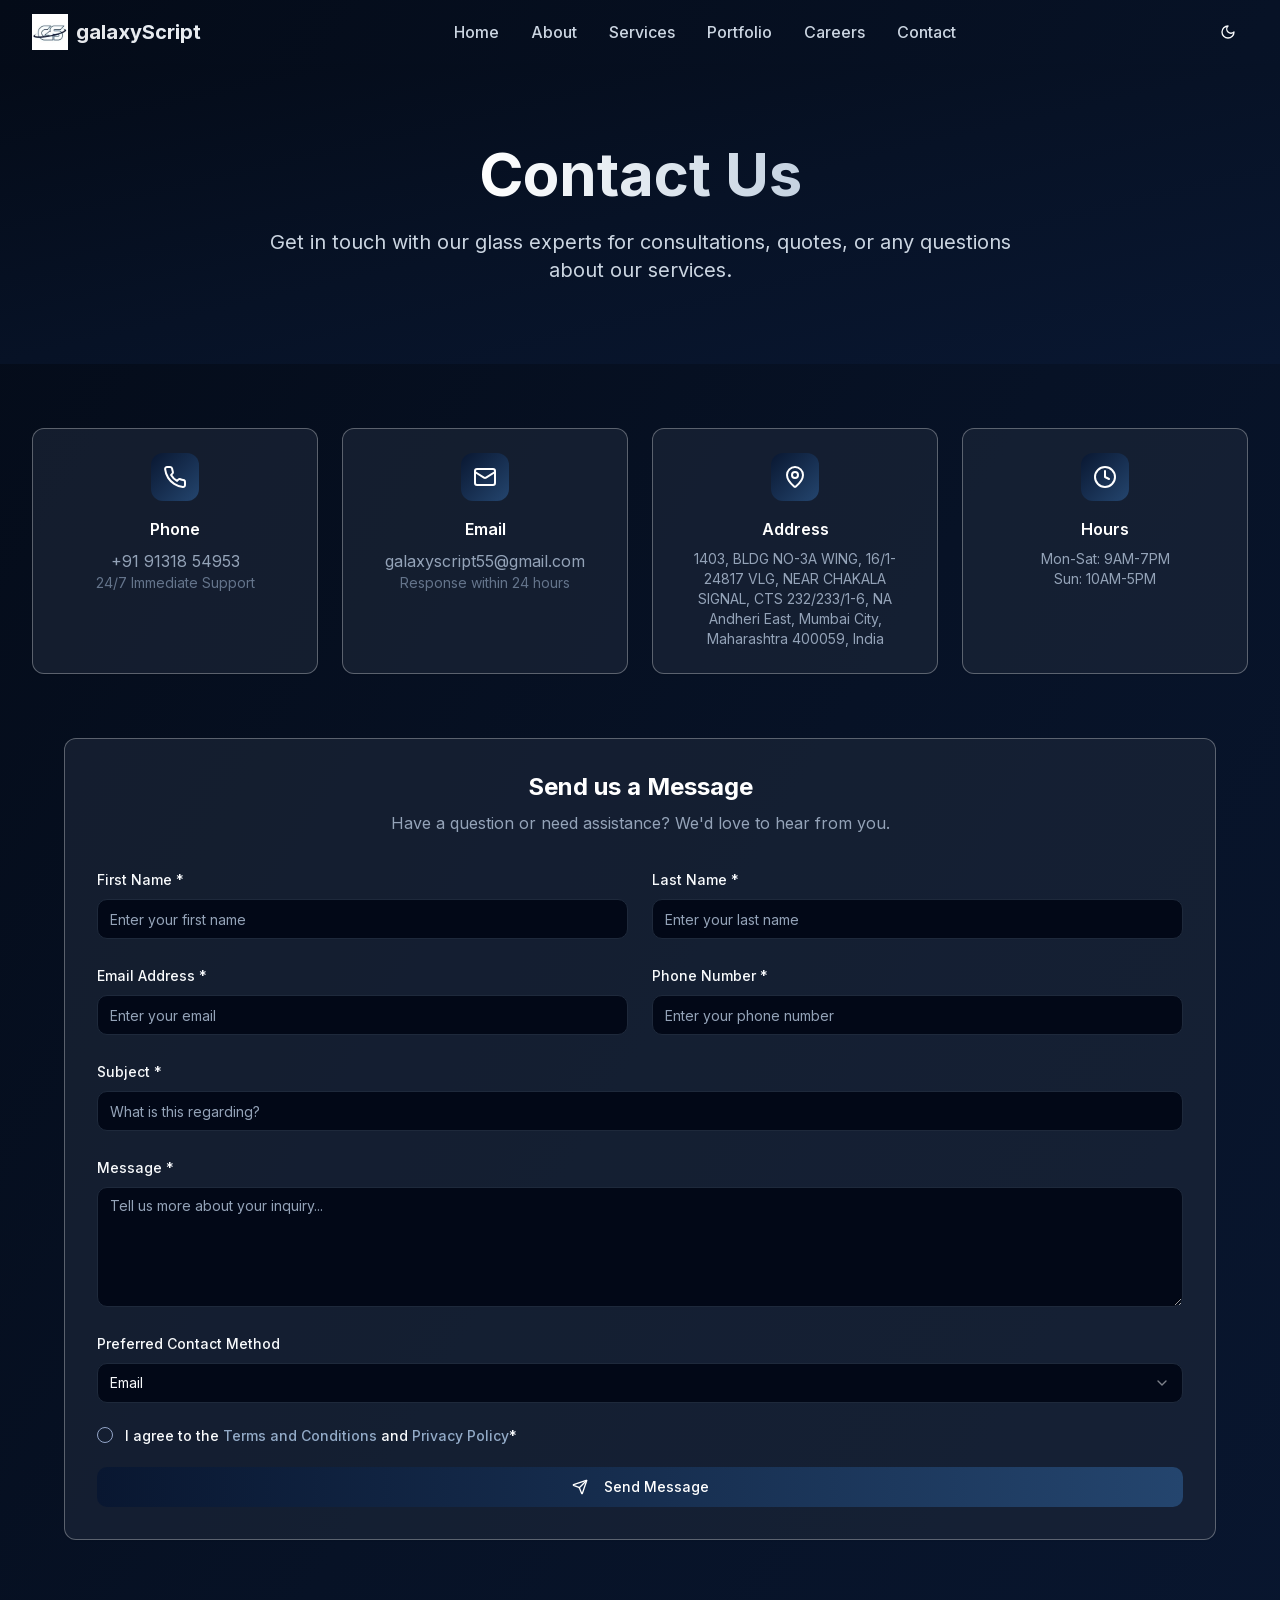
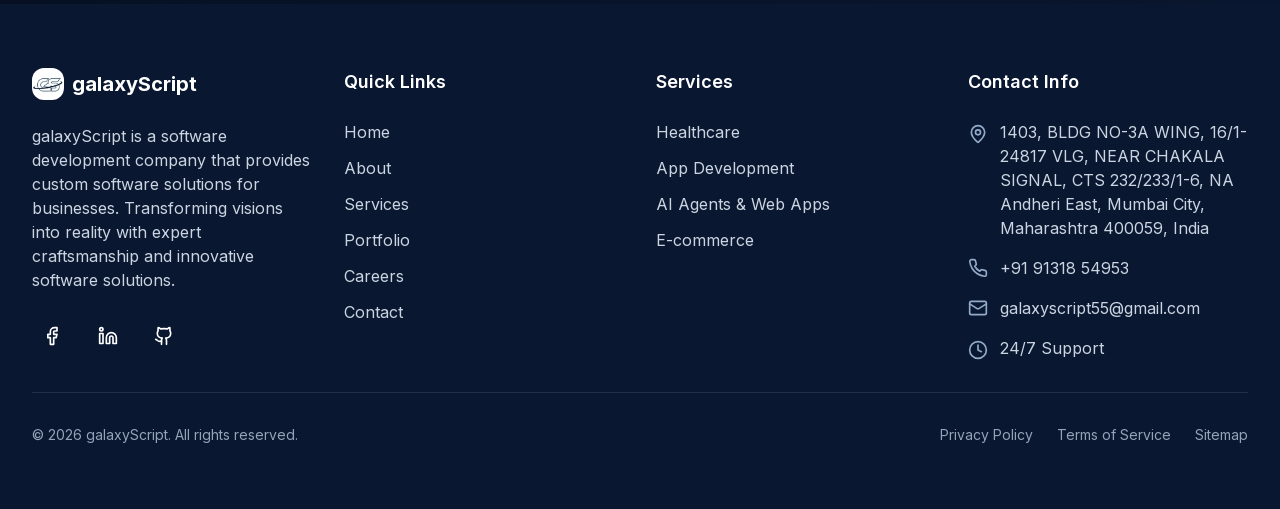
<file: contact.html>
<!DOCTYPE html><html lang="en"><head><meta charSet="utf-8"/><meta name="viewport" content="width=device-width, initial-scale=1"/><link rel="preload" as="image" href="/_next/static/media/company-logo.4715b9fb.jpg" fetchPriority="high"/><link rel="stylesheet" href="/_next/static/css/41d644d78b6698e5.css" data-precedence="next"/><link rel="stylesheet" href="/_next/static/css/da6e9b4a73108890.css" data-precedence="next"/><link rel="preload" as="script" fetchPriority="low" href="/_next/static/chunks/webpack-cb650dbaab01d669.js"/><script src="/_next/static/chunks/fd9d1056-9abfb49807193c16.js" async=""></script><script src="/_next/static/chunks/117-f1ce64ccbaf6ced5.js" async=""></script><script src="/_next/static/chunks/main-app-309e77ff8b8e6203.js" async=""></script><script src="/_next/static/chunks/203-cdb6b2518a91c66d.js" async=""></script><script src="/_next/static/chunks/867-7d1ea009b8bbfdbe.js" async=""></script><script src="/_next/static/chunks/app/contact/page-043ee278f81cded3.js" async=""></script><script src="/_next/static/chunks/972-e40179fadf565b57.js" async=""></script><script src="/_next/static/chunks/878-c3005250de6bd8cd.js" async=""></script><script src="/_next/static/chunks/app/layout-160cb5ec0fcdd004.js" async=""></script><script src="/_next/static/chunks/app/page-4a0882ed3319b7eb.js" async=""></script><link rel="preload" href="https://www.googletagmanager.com/gtag/js?id=G-7CBBF8YY45" as="script"/><link rel="icon" href="/favicon.png"/><title>Contact Us | galaxyScript</title><meta name="description" content="Get in touch with galaxyScript about your AI, app, web, or e-commerce project."/><meta name="keywords" content="software development, custom software solutions, software development company, software development services, software development agency, software development company, software development services, software development agency"/><link rel="canonical" href="https://www.galaxyscript.co.uk/contact"/><script>document.documentElement.classList.add('js-reveal')</script><script src="/_next/static/chunks/polyfills-42372ed130431b0a.js" noModule=""></script></head><body class="__className_d8ebd1"><script>((e,t,r,n,o,l,a,i)=>{let u=document.documentElement,s=["light","dark"];function c(t){(Array.isArray(e)?e:[e]).forEach(e=>{let r="class"===e,n=r&&l?o.map(e=>l[e]||e):o;r?(u.classList.remove(...n),u.classList.add(l&&l[t]?l[t]:t)):u.setAttribute(e,t)}),i&&s.includes(t)&&(u.style.colorScheme=t)}if(n)c(n);else try{let e=localStorage.getItem(t)||r,n=a&&"system"===e?window.matchMedia("(prefers-color-scheme: dark)").matches?"dark":"light":e;c(n)}catch(e){}})("class","theme","dark",null,["light","dark"],null,true,true)</script><div class="min-h-screen bg-gradient-to-br from-brand-50 via-brand-100 to-brand-200 dark:from-brand-950 dark:via-brand-900 dark:to-brand-800"><div aria-hidden="true" class="pointer-events-none fixed inset-x-0 top-0 z-[60] h-[3px]"><div class="h-full w-full origin-left bg-gradient-to-r from-brand-800 via-indigo-500 to-violet-500 shadow-[0_0_8px_rgba(99,102,241,0.6)]" style="transform:scaleX(0)"></div></div><nav class="fixed top-0 w-full z-50 transition-[background-color,border-color,box-shadow] duration-300 bg-transparent"><div class="max-w-7xl mx-auto px-4 sm:px-6 lg:px-8"><div class="flex justify-between items-center h-16"><a class="flex items-center space-x-2" href="/"><img alt="galaxyScript Logo" fetchPriority="high" width="36" height="36" decoding="async" data-nimg="1" class="w-9 h-9 object-contain" style="color:transparent" src="/_next/static/media/company-logo.4715b9fb.jpg"/><span class="text-xl font-bold bg-gradient-to-r from-brand-800 to-brand-600 bg-clip-text text-transparent dark:text-white/90">galaxyScript</span></a><div class="hidden md:flex items-center space-x-8"><a class="text-slate-700 dark:text-slate-300 hover:text-brand-700 dark:hover:text-brand-300 transition-colors duration-200 font-medium" href="/">Home</a><a class="text-slate-700 dark:text-slate-300 hover:text-brand-700 dark:hover:text-brand-300 transition-colors duration-200 font-medium" href="/#about">About</a><a class="text-slate-700 dark:text-slate-300 hover:text-brand-700 dark:hover:text-brand-300 transition-colors duration-200 font-medium" href="/services">Services</a><a class="text-slate-700 dark:text-slate-300 hover:text-brand-700 dark:hover:text-brand-300 transition-colors duration-200 font-medium" href="/portfolio">Portfolio</a><a class="text-slate-700 dark:text-slate-300 hover:text-brand-700 dark:hover:text-brand-300 transition-colors duration-200 font-medium" href="/careers">Careers</a><a class="text-slate-700 dark:text-slate-300 hover:text-brand-700 dark:hover:text-brand-300 transition-colors duration-200 font-medium" href="/contact">Contact</a></div><div class="hidden md:flex items-center space-x-4"><button class="inline-flex items-center justify-center gap-2 whitespace-nowrap rounded-md text-sm font-medium ring-offset-background transition-colors focus-visible:outline-none focus-visible:ring-2 focus-visible:ring-ring focus-visible:ring-offset-2 disabled:pointer-events-none disabled:opacity-50 [&amp;_svg]:pointer-events-none [&amp;_svg]:size-4 [&amp;_svg]:shrink-0 hover:text-accent-foreground h-10 w-10 hover:bg-white/20 dark:hover:bg-slate-800/20"><svg xmlns="http://www.w3.org/2000/svg" width="24" height="24" viewBox="0 0 24 24" fill="none" stroke="currentColor" stroke-width="2" stroke-linecap="round" stroke-linejoin="round" class="lucide lucide-sun h-5 w-5 rotate-0 scale-100 transition-transform dark:-rotate-90 dark:scale-0"><circle cx="12" cy="12" r="4"></circle><path d="M12 2v2"></path><path d="M12 20v2"></path><path d="m4.93 4.93 1.41 1.41"></path><path d="m17.66 17.66 1.41 1.41"></path><path d="M2 12h2"></path><path d="M20 12h2"></path><path d="m6.34 17.66-1.41 1.41"></path><path d="m19.07 4.93-1.41 1.41"></path></svg><svg xmlns="http://www.w3.org/2000/svg" width="24" height="24" viewBox="0 0 24 24" fill="none" stroke="currentColor" stroke-width="2" stroke-linecap="round" stroke-linejoin="round" class="lucide lucide-moon absolute h-5 w-5 rotate-90 scale-0 transition-transform dark:rotate-0 dark:scale-100"><path d="M12 3a6 6 0 0 0 9 9 9 9 0 1 1-9-9Z"></path></svg><span class="sr-only">Toggle theme</span></button></div><div class="md:hidden flex items-center space-x-2"><button class="inline-flex items-center justify-center gap-2 whitespace-nowrap rounded-md text-sm font-medium ring-offset-background transition-colors focus-visible:outline-none focus-visible:ring-2 focus-visible:ring-ring focus-visible:ring-offset-2 disabled:pointer-events-none disabled:opacity-50 [&amp;_svg]:pointer-events-none [&amp;_svg]:size-4 [&amp;_svg]:shrink-0 hover:text-accent-foreground h-10 w-10 hover:bg-white/20 dark:hover:bg-slate-800/20"><svg xmlns="http://www.w3.org/2000/svg" width="24" height="24" viewBox="0 0 24 24" fill="none" stroke="currentColor" stroke-width="2" stroke-linecap="round" stroke-linejoin="round" class="lucide lucide-sun h-5 w-5 rotate-0 scale-100 transition-transform dark:-rotate-90 dark:scale-0"><circle cx="12" cy="12" r="4"></circle><path d="M12 2v2"></path><path d="M12 20v2"></path><path d="m4.93 4.93 1.41 1.41"></path><path d="m17.66 17.66 1.41 1.41"></path><path d="M2 12h2"></path><path d="M20 12h2"></path><path d="m6.34 17.66-1.41 1.41"></path><path d="m19.07 4.93-1.41 1.41"></path></svg><svg xmlns="http://www.w3.org/2000/svg" width="24" height="24" viewBox="0 0 24 24" fill="none" stroke="currentColor" stroke-width="2" stroke-linecap="round" stroke-linejoin="round" class="lucide lucide-moon absolute h-5 w-5 rotate-90 scale-0 transition-transform dark:rotate-0 dark:scale-100"><path d="M12 3a6 6 0 0 0 9 9 9 9 0 1 1-9-9Z"></path></svg><span class="sr-only">Toggle theme</span></button><button class="inline-flex items-center justify-center gap-2 whitespace-nowrap rounded-md text-sm font-medium ring-offset-background transition-colors focus-visible:outline-none focus-visible:ring-2 focus-visible:ring-ring focus-visible:ring-offset-2 disabled:pointer-events-none disabled:opacity-50 [&amp;_svg]:pointer-events-none [&amp;_svg]:size-4 [&amp;_svg]:shrink-0 hover:bg-accent hover:text-accent-foreground h-10 w-10"><svg xmlns="http://www.w3.org/2000/svg" width="24" height="24" viewBox="0 0 24 24" fill="none" stroke="currentColor" stroke-width="2" stroke-linecap="round" stroke-linejoin="round" class="lucide lucide-menu w-5 h-5"><line x1="4" x2="20" y1="12" y2="12"></line><line x1="4" x2="20" y1="6" y2="6"></line><line x1="4" x2="20" y1="18" y2="18"></line></svg></button></div></div></div></nav><main><!--$--><div class="min-h-screen pt-16"><section class="py-20 px-4 sm:px-6 lg:px-8 bg-gradient-to-br from-brand-50 via-brand-100 to-brand-200 dark:from-brand-950 dark:via-brand-900 dark:to-brand-800"><div class="max-w-7xl mx-auto text-center"><h1 class="text-4xl md:text-5xl lg:text-6xl font-bold mb-6"><span class="bg-gradient-to-r from-brand-950 via-brand-800 to-brand-700 dark:from-white dark:via-brand-100 dark:to-brand-200 bg-clip-text text-transparent">Contact Us</span></h1><p class="text-lg md:text-xl text-slate-600 dark:text-slate-300 max-w-3xl mx-auto">Get in touch with our glass experts for consultations, quotes, or any questions about our services.</p></div></section><section class="py-16 px-4 sm:px-6 lg:px-8"><div class="max-w-7xl mx-auto"><div class="grid md:grid-cols-2 lg:grid-cols-4 gap-6 mb-16"><div class="rounded-lg text-card-foreground shadow-sm text-center bg-white/60 dark:bg-slate-800/60 border border-white/30 hover:shadow-lg transition-shadow duration-300"><div class="p-6"><div class="w-12 h-12 bg-gradient-to-br from-brand-800 to-brand-600 rounded-lg flex items-center justify-center mx-auto mb-4"><svg xmlns="http://www.w3.org/2000/svg" width="24" height="24" viewBox="0 0 24 24" fill="none" stroke="currentColor" stroke-width="2" stroke-linecap="round" stroke-linejoin="round" class="lucide lucide-phone w-6 h-6 text-white"><path d="M22 16.92v3a2 2 0 0 1-2.18 2 19.79 19.79 0 0 1-8.63-3.07 19.5 19.5 0 0 1-6-6 19.79 19.79 0 0 1-3.07-8.67A2 2 0 0 1 4.11 2h3a2 2 0 0 1 2 1.72 12.84 12.84 0 0 0 .7 2.81 2 2 0 0 1-.45 2.11L8.09 9.91a16 16 0 0 0 6 6l1.27-1.27a2 2 0 0 1 2.11-.45 12.84 12.84 0 0 0 2.81.7A2 2 0 0 1 22 16.92z"></path></svg></div><h3 class="font-semibold text-slate-900 dark:text-white mb-2">Phone</h3><p class="text-slate-600 dark:text-slate-400">+91 91318 54953</p><p class="text-sm text-slate-500 dark:text-slate-500">24/7 Immediate Support</p></div></div><div class="rounded-lg text-card-foreground shadow-sm text-center bg-white/60 dark:bg-slate-800/60 border border-white/30 hover:shadow-lg transition-shadow duration-300"><div class="p-6"><div class="w-12 h-12 bg-gradient-to-br from-brand-800 to-brand-600 rounded-lg flex items-center justify-center mx-auto mb-4"><svg xmlns="http://www.w3.org/2000/svg" width="24" height="24" viewBox="0 0 24 24" fill="none" stroke="currentColor" stroke-width="2" stroke-linecap="round" stroke-linejoin="round" class="lucide lucide-mail w-6 h-6 text-white"><rect width="20" height="16" x="2" y="4" rx="2"></rect><path d="m22 7-8.97 5.7a1.94 1.94 0 0 1-2.06 0L2 7"></path></svg></div><h3 class="font-semibold text-slate-900 dark:text-white mb-2">Email</h3><p class="text-slate-600 dark:text-slate-400">galaxyscript55@gmail.com</p><p class="text-sm text-slate-500 dark:text-slate-500">Response within 24 hours</p></div></div><div class="rounded-lg text-card-foreground shadow-sm text-center bg-white/60 dark:bg-slate-800/60 border border-white/30 hover:shadow-lg transition-shadow duration-300"><div class="p-6"><div class="w-12 h-12 bg-gradient-to-br from-brand-800 to-brand-600 rounded-lg flex items-center justify-center mx-auto mb-4"><svg xmlns="http://www.w3.org/2000/svg" width="24" height="24" viewBox="0 0 24 24" fill="none" stroke="currentColor" stroke-width="2" stroke-linecap="round" stroke-linejoin="round" class="lucide lucide-map-pin w-6 h-6 text-white"><path d="M20 10c0 4.993-5.539 10.193-7.399 11.799a1 1 0 0 1-1.202 0C9.539 20.193 4 14.993 4 10a8 8 0 0 1 16 0"></path><circle cx="12" cy="10" r="3"></circle></svg></div><h3 class="font-semibold text-slate-900 dark:text-white mb-2">Address</h3><p class="text-slate-600 dark:text-slate-400 text-sm">1403, BLDG NO-3A WING, 16/1-24817 VLG, NEAR CHAKALA SIGNAL, CTS 232/233/1-6, NA</p><p class="text-slate-600 dark:text-slate-400 text-sm">Andheri East, Mumbai City, Maharashtra 400059, India</p></div></div><div class="rounded-lg text-card-foreground shadow-sm text-center bg-white/60 dark:bg-slate-800/60 border border-white/30 hover:shadow-lg transition-shadow duration-300"><div class="p-6"><div class="w-12 h-12 bg-gradient-to-br from-brand-800 to-brand-600 rounded-lg flex items-center justify-center mx-auto mb-4"><svg xmlns="http://www.w3.org/2000/svg" width="24" height="24" viewBox="0 0 24 24" fill="none" stroke="currentColor" stroke-width="2" stroke-linecap="round" stroke-linejoin="round" class="lucide lucide-clock w-6 h-6 text-white"><circle cx="12" cy="12" r="10"></circle><polyline points="12 6 12 12 16 14"></polyline></svg></div><h3 class="font-semibold text-slate-900 dark:text-white mb-2">Hours</h3><p class="text-slate-600 dark:text-slate-400 text-sm">Mon-Sat: 9AM-7PM</p><p class="text-slate-600 dark:text-slate-400 text-sm">Sun: 10AM-5PM</p></div></div></div><div class="max-w-6xl mx-auto"><div class="rounded-lg text-card-foreground shadow-sm bg-white/60 dark:bg-slate-800/60 border border-white/30"><div class="p-8"><div class="text-center mb-8"><h2 class="text-2xl font-bold text-slate-900 dark:text-white mb-2">Send us a Message</h2><p class="text-slate-600 dark:text-slate-400">Have a question or need assistance? We&#x27;d love to hear from you.</p></div><form class="space-y-6"><div class="grid md:grid-cols-2 gap-6"><div class="space-y-2"><label class="text-sm font-medium leading-none peer-disabled:cursor-not-allowed peer-disabled:opacity-70" for=":R4qkv7mpkq:-form-item">First Name *</label><input class="flex h-10 w-full rounded-md border border-input bg-background px-3 py-2 text-base ring-offset-background file:border-0 file:bg-transparent file:text-sm file:font-medium file:text-foreground placeholder:text-muted-foreground focus-visible:outline-none focus-visible:ring-2 focus-visible:ring-ring focus-visible:ring-offset-2 disabled:cursor-not-allowed disabled:opacity-50 md:text-sm" placeholder="Enter your first name" id=":R4qkv7mpkq:-form-item" aria-describedby=":R4qkv7mpkq:-form-item-description" aria-invalid="false" name="firstName" value=""/></div><div class="space-y-2"><label class="text-sm font-medium leading-none peer-disabled:cursor-not-allowed peer-disabled:opacity-70" for=":R8qkv7mpkq:-form-item">Last Name *</label><input class="flex h-10 w-full rounded-md border border-input bg-background px-3 py-2 text-base ring-offset-background file:border-0 file:bg-transparent file:text-sm file:font-medium file:text-foreground placeholder:text-muted-foreground focus-visible:outline-none focus-visible:ring-2 focus-visible:ring-ring focus-visible:ring-offset-2 disabled:cursor-not-allowed disabled:opacity-50 md:text-sm" placeholder="Enter your last name" id=":R8qkv7mpkq:-form-item" aria-describedby=":R8qkv7mpkq:-form-item-description" aria-invalid="false" name="lastName" value=""/></div></div><div class="grid md:grid-cols-2 gap-6"><div class="space-y-2"><label class="text-sm font-medium leading-none peer-disabled:cursor-not-allowed peer-disabled:opacity-70" for=":R5akv7mpkq:-form-item">Email Address *</label><input type="email" class="flex h-10 w-full rounded-md border border-input bg-background px-3 py-2 text-base ring-offset-background file:border-0 file:bg-transparent file:text-sm file:font-medium file:text-foreground placeholder:text-muted-foreground focus-visible:outline-none focus-visible:ring-2 focus-visible:ring-ring focus-visible:ring-offset-2 disabled:cursor-not-allowed disabled:opacity-50 md:text-sm" placeholder="Enter your email" id=":R5akv7mpkq:-form-item" aria-describedby=":R5akv7mpkq:-form-item-description" aria-invalid="false" name="email" value=""/></div><div class="space-y-2"><label class="text-sm font-medium leading-none peer-disabled:cursor-not-allowed peer-disabled:opacity-70" for=":R9akv7mpkq:-form-item">Phone Number *</label><input type="tel" class="flex h-10 w-full rounded-md border border-input bg-background px-3 py-2 text-base ring-offset-background file:border-0 file:bg-transparent file:text-sm file:font-medium file:text-foreground placeholder:text-muted-foreground focus-visible:outline-none focus-visible:ring-2 focus-visible:ring-ring focus-visible:ring-offset-2 disabled:cursor-not-allowed disabled:opacity-50 md:text-sm" placeholder="Enter your phone number" id=":R9akv7mpkq:-form-item" aria-describedby=":R9akv7mpkq:-form-item-description" aria-invalid="false" name="phone" value=""/></div></div><div class="space-y-2"><label class="text-sm font-medium leading-none peer-disabled:cursor-not-allowed peer-disabled:opacity-70" for=":R1qkv7mpkq:-form-item">Subject *</label><input class="flex h-10 w-full rounded-md border border-input bg-background px-3 py-2 text-base ring-offset-background file:border-0 file:bg-transparent file:text-sm file:font-medium file:text-foreground placeholder:text-muted-foreground focus-visible:outline-none focus-visible:ring-2 focus-visible:ring-ring focus-visible:ring-offset-2 disabled:cursor-not-allowed disabled:opacity-50 md:text-sm" placeholder="What is this regarding?" id=":R1qkv7mpkq:-form-item" aria-describedby=":R1qkv7mpkq:-form-item-description" aria-invalid="false" name="subject" value=""/></div><div class="space-y-2"><label class="text-sm font-medium leading-none peer-disabled:cursor-not-allowed peer-disabled:opacity-70" for=":R2akv7mpkq:-form-item">Message *</label><textarea class="flex w-full rounded-md border border-input bg-background px-3 py-2 text-base ring-offset-background placeholder:text-muted-foreground focus-visible:outline-none focus-visible:ring-2 focus-visible:ring-ring focus-visible:ring-offset-2 disabled:cursor-not-allowed disabled:opacity-50 md:text-sm min-h-[120px]" placeholder="Tell us more about your inquiry..." name="message" id=":R2akv7mpkq:-form-item" aria-describedby=":R2akv7mpkq:-form-item-description" aria-invalid="false"></textarea></div><div class="space-y-2"><label class="text-sm font-medium leading-none peer-disabled:cursor-not-allowed peer-disabled:opacity-70" for=":R2qkv7mpkq:-form-item">Preferred Contact Method</label><button type="button" role="combobox" aria-controls="radix-:Rmqkv7mpkq:" aria-expanded="false" aria-autocomplete="none" dir="ltr" data-state="closed" class="flex h-10 w-full items-center justify-between rounded-md border border-input bg-background px-3 py-2 text-sm ring-offset-background data-[placeholder]:text-muted-foreground focus:outline-none focus:ring-2 focus:ring-ring focus:ring-offset-2 disabled:cursor-not-allowed disabled:opacity-50 [&amp;&gt;span]:line-clamp-1" id=":R2qkv7mpkq:-form-item" aria-describedby=":R2qkv7mpkq:-form-item-description" aria-invalid="false"><span style="pointer-events:none"></span><svg xmlns="http://www.w3.org/2000/svg" width="24" height="24" viewBox="0 0 24 24" fill="none" stroke="currentColor" stroke-width="2" stroke-linecap="round" stroke-linejoin="round" class="lucide lucide-chevron-down h-4 w-4 opacity-50" aria-hidden="true"><path d="m6 9 6 6 6-6"></path></svg></button><select aria-hidden="true" tabindex="-1" style="position:absolute;border:0;width:1px;height:1px;padding:0;margin:-1px;overflow:hidden;clip:rect(0, 0, 0, 0);white-space:nowrap;word-wrap:normal"></select></div><div class="flex flex-row items-start space-x-3 space-y-0"><button type="button" role="checkbox" aria-checked="false" data-state="unchecked" value="on" class="peer h-4 w-4 shrink-0 rounded-sm border border-primary ring-offset-background focus-visible:outline-none focus-visible:ring-2 focus-visible:ring-ring focus-visible:ring-offset-2 disabled:cursor-not-allowed disabled:opacity-50 data-[state=checked]:bg-primary data-[state=checked]:text-primary-foreground" id=":R3akv7mpkq:-form-item" aria-describedby=":R3akv7mpkq:-form-item-description" aria-invalid="false"></button><input type="checkbox" aria-hidden="true" style="transform:translateX(-100%);position:absolute;pointer-events:none;opacity:0;margin:0" tabindex="-1" value="on"/><div class="space-y-1 leading-none"><label class="text-sm font-medium leading-none peer-disabled:cursor-not-allowed peer-disabled:opacity-70" for=":R3akv7mpkq:-form-item">I agree to the<!-- --> <a href="/terms" class="text-brand-700 hover:underline dark:text-brand-300">Terms and Conditions</a> <!-- -->and<!-- --> <a href="/privacy" class="text-brand-700 hover:underline dark:text-brand-300">Privacy Policy</a>*</label></div></div><button class="inline-flex items-center justify-center gap-2 whitespace-nowrap rounded-md text-sm font-medium ring-offset-background transition-colors focus-visible:outline-none focus-visible:ring-2 focus-visible:ring-ring focus-visible:ring-offset-2 disabled:pointer-events-none disabled:opacity-50 [&amp;_svg]:pointer-events-none [&amp;_svg]:size-4 [&amp;_svg]:shrink-0 bg-primary hover:bg-primary/90 h-10 px-4 py-2 w-full bg-gradient-to-r from-brand-800 to-brand-600 hover:from-brand-900 hover:to-brand-700 text-white" type="submit"><svg xmlns="http://www.w3.org/2000/svg" width="24" height="24" viewBox="0 0 24 24" fill="none" stroke="currentColor" stroke-width="2" stroke-linecap="round" stroke-linejoin="round" class="lucide lucide-send mr-2 h-4 w-4"><path d="M14.536 21.686a.5.5 0 0 0 .937-.024l6.5-19a.496.496 0 0 0-.635-.635l-19 6.5a.5.5 0 0 0-.024.937l7.93 3.18a2 2 0 0 1 1.112 1.11z"></path><path d="m21.854 2.147-10.94 10.939"></path></svg>Send Message</button></form></div></div></div></div></section></div><!--/$--></main><footer class="bg-brand-800 text-white"><div class="max-w-7xl mx-auto px-4 sm:px-6 lg:px-8 py-16"><div class="grid md:grid-cols-2 lg:grid-cols-4 gap-8"><div><div class="flex items-center space-x-2 mb-6"><img alt="galaxyScript Logo" loading="lazy" width="32" height="32" decoding="async" data-nimg="1" class="w-8 h-8 object-contain rounded-lg" style="color:transparent" src="/_next/static/media/company-logo.4715b9fb.jpg"/><span class="text-xl font-bold">galaxyScript</span></div><p class="text-slate-300 mb-6">galaxyScript is a software development company that provides custom software solutions for businesses. Transforming visions into reality with expert craftsmanship and innovative software solutions.</p><div class="flex space-x-4"><a target="_blank" rel="noopener noreferrer" aria-label="Facebook" class="hover:bg-brand-700 size-10 flex items-center justify-center rounded-full" href="https://www.facebook.com/share/1FdGRzAFEA/?mibextid=wwXIfr"><svg xmlns="http://www.w3.org/2000/svg" width="24" height="24" viewBox="0 0 24 24" fill="none" stroke="currentColor" stroke-width="2" stroke-linecap="round" stroke-linejoin="round" class="lucide lucide-facebook w-5 h-5"><path d="M18 2h-3a5 5 0 0 0-5 5v3H7v4h3v8h4v-8h3l1-4h-4V7a1 1 0 0 1 1-1h3z"></path></svg></a><a target="_blank" rel="noopener noreferrer" aria-label="LinkedIn" class="hover:bg-brand-700 size-10 flex items-center justify-center rounded-full" href="https://www.linkedin.com/company/13728866/"><svg xmlns="http://www.w3.org/2000/svg" width="24" height="24" viewBox="0 0 24 24" fill="none" stroke="currentColor" stroke-width="2" stroke-linecap="round" stroke-linejoin="round" class="lucide lucide-linkedin w-5 h-5"><path d="M16 8a6 6 0 0 1 6 6v7h-4v-7a2 2 0 0 0-2-2 2 2 0 0 0-2 2v7h-4v-7a6 6 0 0 1 6-6z"></path><rect width="4" height="12" x="2" y="9"></rect><circle cx="4" cy="4" r="2"></circle></svg></a><a target="_blank" class="hover:bg-brand-700 size-10 flex items-center justify-center rounded-full" href="https://github.com/galaxyScriptOrg"><svg xmlns="http://www.w3.org/2000/svg" width="24" height="24" viewBox="0 0 24 24" fill="none" stroke="currentColor" stroke-width="2" stroke-linecap="round" stroke-linejoin="round" class="lucide lucide-github w-5 h-5"><path d="M15 22v-4a4.8 4.8 0 0 0-1-3.5c3 0 6-2 6-5.5.08-1.25-.27-2.48-1-3.5.28-1.15.28-2.35 0-3.5 0 0-1 0-3 1.5-2.64-.5-5.36-.5-8 0C6 2 5 2 5 2c-.3 1.15-.3 2.35 0 3.5A5.403 5.403 0 0 0 4 9c0 3.5 3 5.5 6 5.5-.39.49-.68 1.05-.85 1.65-.17.6-.22 1.23-.15 1.85v4"></path><path d="M9 18c-4.51 2-5-2-7-2"></path></svg></a></div></div><div><h3 class="text-lg font-semibold mb-6">Quick Links</h3><ul class="space-y-3"><li><a class="text-slate-300 hover:text-white transition-colors" href="/">Home</a></li><li><a class="text-slate-300 hover:text-white transition-colors" href="/#about">About</a></li><li><a class="text-slate-300 hover:text-white transition-colors" href="/services">Services</a></li><li><a class="text-slate-300 hover:text-white transition-colors" href="/portfolio">Portfolio</a></li><li><a class="text-slate-300 hover:text-white transition-colors" href="/careers">Careers</a></li><li><a class="text-slate-300 hover:text-white transition-colors" href="/contact">Contact</a></li></ul></div><div><h3 class="text-lg font-semibold mb-6">Services</h3><ul class="space-y-3"><li><a class="text-slate-300 hover:text-white transition-colors" href="/services#healthcare">Healthcare</a></li><li><a class="text-slate-300 hover:text-white transition-colors" href="/services#app">App Development</a></li><li><a class="text-slate-300 hover:text-white transition-colors" href="/services#web">AI Agents &amp; Web Apps</a></li><li><a class="text-slate-300 hover:text-white transition-colors" href="/services#ecommerce">E-commerce</a></li></ul></div><div><h3 class="text-lg font-semibold mb-6">Contact Info</h3><div class="space-y-4"><div class="flex items-start space-x-3"><svg xmlns="http://www.w3.org/2000/svg" width="24" height="24" viewBox="0 0 24 24" fill="none" stroke="currentColor" stroke-width="2" stroke-linecap="round" stroke-linejoin="round" class="lucide lucide-map-pin w-5 h-5 text-brand-300 mt-1 flex-shrink-0"><path d="M20 10c0 4.993-5.539 10.193-7.399 11.799a1 1 0 0 1-1.202 0C9.539 20.193 4 14.993 4 10a8 8 0 0 1 16 0"></path><circle cx="12" cy="10" r="3"></circle></svg><div><p class="text-slate-300">1403, BLDG NO-3A WING, 16/1-24817 VLG, NEAR CHAKALA SIGNAL, CTS 232/233/1-6, NA</p><p class="text-slate-300">Andheri East, Mumbai City, Maharashtra 400059, India</p></div></div><div class="flex items-center space-x-3"><svg xmlns="http://www.w3.org/2000/svg" width="24" height="24" viewBox="0 0 24 24" fill="none" stroke="currentColor" stroke-width="2" stroke-linecap="round" stroke-linejoin="round" class="lucide lucide-phone w-5 h-5 text-brand-300 flex-shrink-0"><path d="M22 16.92v3a2 2 0 0 1-2.18 2 19.79 19.79 0 0 1-8.63-3.07 19.5 19.5 0 0 1-6-6 19.79 19.79 0 0 1-3.07-8.67A2 2 0 0 1 4.11 2h3a2 2 0 0 1 2 1.72 12.84 12.84 0 0 0 .7 2.81 2 2 0 0 1-.45 2.11L8.09 9.91a16 16 0 0 0 6 6l1.27-1.27a2 2 0 0 1 2.11-.45 12.84 12.84 0 0 0 2.81.7A2 2 0 0 1 22 16.92z"></path></svg><p class="text-slate-300">+91 91318 54953</p></div><div class="flex items-center space-x-3"><svg xmlns="http://www.w3.org/2000/svg" width="24" height="24" viewBox="0 0 24 24" fill="none" stroke="currentColor" stroke-width="2" stroke-linecap="round" stroke-linejoin="round" class="lucide lucide-mail w-5 h-5 text-brand-300 flex-shrink-0"><rect width="20" height="16" x="2" y="4" rx="2"></rect><path d="m22 7-8.97 5.7a1.94 1.94 0 0 1-2.06 0L2 7"></path></svg><p class="text-slate-300">galaxyscript55@gmail.com</p></div><div class="flex items-start space-x-3"><svg xmlns="http://www.w3.org/2000/svg" width="24" height="24" viewBox="0 0 24 24" fill="none" stroke="currentColor" stroke-width="2" stroke-linecap="round" stroke-linejoin="round" class="lucide lucide-clock w-5 h-5 text-brand-300 mt-1 flex-shrink-0"><circle cx="12" cy="12" r="10"></circle><polyline points="12 6 12 12 16 14"></polyline></svg><div><p class="text-slate-300">24/7 Support</p></div></div></div></div></div><div class="border-t border-white/10 mt-8 pt-8 flex flex-col md:flex-row justify-between items-center"><p class="text-slate-400 text-sm">© 2026 galaxyScript. All rights reserved.</p><div class="flex space-x-6 mt-4 md:mt-0"><a class="text-slate-400 hover:text-white text-sm transition-colors" href="/privacy">Privacy Policy</a><a class="text-slate-400 hover:text-white text-sm transition-colors" href="/terms">Terms of Service</a><a class="text-slate-400 hover:text-white text-sm transition-colors" href="/sitemap">Sitemap</a></div></div></div></footer></div><script src="/_next/static/chunks/webpack-cb650dbaab01d669.js" async=""></script><script>(self.__next_f=self.__next_f||[]).push([0]);self.__next_f.push([2,null])</script><script>self.__next_f.push([1,"1:HL[\"/_next/static/css/41d644d78b6698e5.css\",\"style\"]\n2:HL[\"/_next/static/css/da6e9b4a73108890.css\",\"style\"]\n"])</script><script>self.__next_f.push([1,"3:I[2846,[],\"\"]\n5:I[9107,[],\"ClientPageRoot\"]\n6:I[3949,[\"203\",\"static/chunks/203-cdb6b2518a91c66d.js\",\"867\",\"static/chunks/867-7d1ea009b8bbfdbe.js\",\"327\",\"static/chunks/app/contact/page-043ee278f81cded3.js\"],\"default\",1]\n7:I[4707,[],\"\"]\n8:I[6423,[],\"\"]\n9:I[2798,[\"972\",\"static/chunks/972-e40179fadf565b57.js\",\"203\",\"static/chunks/203-cdb6b2518a91c66d.js\",\"878\",\"static/chunks/878-c3005250de6bd8cd.js\",\"185\",\"static/chunks/app/layout-160cb5ec0fcdd004.js\"],\"ThemeProvider\"]\na:I[1,[\"972\",\"static/chunks/972-e40179fadf565b57.js\",\"203\",\"static/chunks/203-cdb6b2518a91c66d.js\",\"878\",\"static/chunks/878-c3005250de6bd8cd.js\",\"185\",\"static/chunks/app/layout-160cb5ec0fcdd004.js\"],\"ScrollProgress\"]\nb:I[5453,[\"972\",\"static/chunks/972-e40179fadf565b57.js\",\"203\",\"static/chunks/203-cdb6b2518a91c66d.js\",\"878\",\"static/chunks/878-c3005250de6bd8cd.js\",\"185\",\"static/chunks/app/layout-160cb5ec0fcdd004.js\"],\"Navbar\"]\nc:I[5878,[\"972\",\"static/chunks/972-e40179fadf565b57.js\",\"203\",\"static/chunks/203-cdb6b2518a91c66d.js\",\"878\",\"static/chunks/878-c3005250de6bd8cd.js\",\"931\",\"static/chunks/app/page-4a0882ed3319b7eb.js\"],\"Image\"]\nd:I[2972,[\"972\",\"static/chunks/972-e40179fadf565b57.js\",\"203\",\"static/chunks/203-cdb6b2518a91c66d.js\",\"878\",\"static/chunks/878-c3005250de6bd8cd.js\",\"931\",\"static/chunks/app/page-4a0882ed3319b7eb.js\"],\"\"]\ne:I[1618,[\"972\",\"static/chunks/972-e40179fadf565b57.js\",\"203\",\"static/chunks/203-cdb6b2518a91c66d.js\",\"878\",\"static/chunks/878-c3005250de6bd8cd.js\",\"185\",\"static/chunks/app/layout-160cb5ec0fcdd004.js\"],\"ScrollReveal\"]\nf:I[8003,[\"972\",\"static/chunks/972-e40179fadf565b57.js\",\"203\",\"static/chunks/203-cdb6b2518a91c66d.js\",\"878\",\"static/chunks/878-c3005250de6bd8cd.js\",\"185\",\"static/chunks/app/layout-160cb5ec0fcdd004.js\"],\"\"]\n11:I[1060,[],\"\"]\n12:[]\n"])</script><script>self.__next_f.push([1,"0:[\"$\",\"$L3\",null,{\"buildId\":\"4KX-2IoPJvF6ANqi6NaEY\",\"assetPrefix\":\"\",\"urlParts\":[\"\",\"contact\"],\"initialTree\":[\"\",{\"children\":[\"contact\",{\"children\":[\"__PAGE__\",{}]}]},\"$undefined\",\"$undefined\",true],\"initialSeedData\":[\"\",{\"children\":[\"contact\",{\"children\":[\"__PAGE__\",{},[[\"$L4\",[\"$\",\"$L5\",null,{\"props\":{\"params\":{},\"searchParams\":{}},\"Component\":\"$6\"}],null],null],null]},[[null,[\"$\",\"$L7\",null,{\"parallelRouterKey\":\"children\",\"segmentPath\":[\"children\",\"contact\",\"children\"],\"error\":\"$undefined\",\"errorStyles\":\"$undefined\",\"errorScripts\":\"$undefined\",\"template\":[\"$\",\"$L8\",null,{}],\"templateStyles\":\"$undefined\",\"templateScripts\":\"$undefined\",\"notFound\":\"$undefined\",\"notFoundStyles\":\"$undefined\"}]],null],[null,[],[]]]},[[[[\"$\",\"link\",\"0\",{\"rel\":\"stylesheet\",\"href\":\"/_next/static/css/41d644d78b6698e5.css\",\"precedence\":\"next\",\"crossOrigin\":\"$undefined\"}],[\"$\",\"link\",\"1\",{\"rel\":\"stylesheet\",\"href\":\"/_next/static/css/da6e9b4a73108890.css\",\"precedence\":\"next\",\"crossOrigin\":\"$undefined\"}]],[\"$\",\"html\",null,{\"lang\":\"en\",\"suppressHydrationWarning\":true,\"children\":[[\"$\",\"head\",null,{\"children\":[[\"$\",\"link\",null,{\"rel\":\"icon\",\"href\":\"/favicon.png\"}],[\"$\",\"script\",null,{\"dangerouslySetInnerHTML\":{\"__html\":\"document.documentElement.classList.add('js-reveal')\"}}]]}],[\"$\",\"body\",null,{\"className\":\"__className_d8ebd1\",\"children\":[[\"$\",\"$L9\",null,{\"attribute\":\"class\",\"defaultTheme\":\"dark\",\"enableSystem\":true,\"disableTransitionOnChange\":true,\"children\":[[\"$\",\"div\",null,{\"className\":\"min-h-screen bg-gradient-to-br from-brand-50 via-brand-100 to-brand-200 dark:from-brand-950 dark:via-brand-900 dark:to-brand-800\",\"children\":[[\"$\",\"$La\",null,{}],[\"$\",\"$Lb\",null,{}],[\"$\",\"main\",null,{\"children\":[\"$\",\"$L7\",null,{\"parallelRouterKey\":\"children\",\"segmentPath\":[\"children\"],\"error\":\"$undefined\",\"errorStyles\":\"$undefined\",\"errorScripts\":\"$undefined\",\"template\":[\"$\",\"$L8\",null,{}],\"templateStyles\":\"$undefined\",\"templateScripts\":\"$undefined\",\"notFound\":[[\"$\",\"title\",null,{\"children\":\"404: This page could not be found.\"}],[\"$\",\"div\",null,{\"style\":{\"fontFamily\":\"system-ui,\\\"Segoe UI\\\",Roboto,Helvetica,Arial,sans-serif,\\\"Apple Color Emoji\\\",\\\"Segoe UI Emoji\\\"\",\"height\":\"100vh\",\"textAlign\":\"center\",\"display\":\"flex\",\"flexDirection\":\"column\",\"alignItems\":\"center\",\"justifyContent\":\"center\"},\"children\":[\"$\",\"div\",null,{\"children\":[[\"$\",\"style\",null,{\"dangerouslySetInnerHTML\":{\"__html\":\"body{color:#000;background:#fff;margin:0}.next-error-h1{border-right:1px solid rgba(0,0,0,.3)}@media (prefers-color-scheme:dark){body{color:#fff;background:#000}.next-error-h1{border-right:1px solid rgba(255,255,255,.3)}}\"}}],[\"$\",\"h1\",null,{\"className\":\"next-error-h1\",\"style\":{\"display\":\"inline-block\",\"margin\":\"0 20px 0 0\",\"padding\":\"0 23px 0 0\",\"fontSize\":24,\"fontWeight\":500,\"verticalAlign\":\"top\",\"lineHeight\":\"49px\"},\"children\":\"404\"}],[\"$\",\"div\",null,{\"style\":{\"display\":\"inline-block\"},\"children\":[\"$\",\"h2\",null,{\"style\":{\"fontSize\":14,\"fontWeight\":400,\"lineHeight\":\"49px\",\"margin\":0},\"children\":\"This page could not be found.\"}]}]]}]}]],\"notFoundStyles\":[]}]}],[\"$\",\"footer\",null,{\"className\":\"bg-brand-800 text-white\",\"children\":[\"$\",\"div\",null,{\"className\":\"max-w-7xl mx-auto px-4 sm:px-6 lg:px-8 py-16\",\"children\":[[\"$\",\"div\",null,{\"className\":\"grid md:grid-cols-2 lg:grid-cols-4 gap-8\",\"children\":[[\"$\",\"div\",null,{\"children\":[[\"$\",\"div\",null,{\"className\":\"flex items-center space-x-2 mb-6\",\"children\":[[\"$\",\"$Lc\",null,{\"src\":{\"src\":\"/_next/static/media/company-logo.4715b9fb.jpg\",\"height\":100,\"width\":100,\"blurDataURL\":\"[data-uri]\",\"blurWidth\":8,\"blurHeight\":8},\"alt\":\"galaxyScript Logo\",\"width\":32,\"height\":32,\"className\":\"w-8 h-8 object-contain rounded-lg\"}],[\"$\",\"span\",null,{\"className\":\"text-xl font-bold\",\"children\":\"galaxyScript\"}]]}],[\"$\",\"p\",null,{\"className\":\"text-slate-300 mb-6\",\"children\":\"galaxyScript is a software development company that provides custom software solutions for businesses. Transforming visions into reality with expert craftsmanship and innovative software solutions.\"}],[\"$\",\"div\",null,{\"className\":\"flex space-x-4\",\"children\":[[\"$\",\"$Ld\",null,{\"href\":\"https://www.facebook.com/share/1FdGRzAFEA/?mibextid=wwXIfr\",\"target\":\"_blank\",\"rel\":\"noopener noreferrer\",\"aria-label\":\"Facebook\",\"className\":\"hover:bg-brand-700 size-10 flex items-center justify-center rounded-full\",\"children\":[\"$\",\"svg\",null,{\"xmlns\":\"http://www.w3.org/2000/svg\",\"width\":24,\"height\":24,\"viewBox\":\"0 0 24 24\",\"fill\":\"none\",\"stroke\":\"currentColor\",\"strokeWidth\":2,\"strokeLinecap\":\"round\",\"strokeLinejoin\":\"round\",\"className\":\"lucide lucide-facebook w-5 h-5\",\"children\":[[\"$\",\"path\",\"1jg4f8\",{\"d\":\"M18 2h-3a5 5 0 0 0-5 5v3H7v4h3v8h4v-8h3l1-4h-4V7a1 1 0 0 1 1-1h3z\"}],\"$undefined\"]}]}],[\"$\",\"$Ld\",null,{\"href\":\"https://www.linkedin.com/company/13728866/\",\"target\":\"_blank\",\"rel\":\"noopener noreferrer\",\"aria-label\":\"LinkedIn\",\"className\":\"hover:bg-brand-700 size-10 flex items-center justify-center rounded-full\",\"children\":[\"$\",\"svg\",null,{\"xmlns\":\"http://www.w3.org/2000/svg\",\"width\":24,\"height\":24,\"viewBox\":\"0 0 24 24\",\"fill\":\"none\",\"stroke\":\"currentColor\",\"strokeWidth\":2,\"strokeLinecap\":\"round\",\"strokeLinejoin\":\"round\",\"className\":\"lucide lucide-linkedin w-5 h-5\",\"children\":[[\"$\",\"path\",\"c2jq9f\",{\"d\":\"M16 8a6 6 0 0 1 6 6v7h-4v-7a2 2 0 0 0-2-2 2 2 0 0 0-2 2v7h-4v-7a6 6 0 0 1 6-6z\"}],[\"$\",\"rect\",\"mk3on5\",{\"width\":\"4\",\"height\":\"12\",\"x\":\"2\",\"y\":\"9\"}],[\"$\",\"circle\",\"bt5ra8\",{\"cx\":\"4\",\"cy\":\"4\",\"r\":\"2\"}],\"$undefined\"]}]}],[\"$\",\"$Ld\",null,{\"href\":\"https://github.com/galaxyScriptOrg\",\"target\":\"_blank\",\"className\":\"hover:bg-brand-700 size-10 flex items-center justify-center rounded-full\",\"children\":[\"$\",\"svg\",null,{\"xmlns\":\"http://www.w3.org/2000/svg\",\"width\":24,\"height\":24,\"viewBox\":\"0 0 24 24\",\"fill\":\"none\",\"stroke\":\"currentColor\",\"strokeWidth\":2,\"strokeLinecap\":\"round\",\"strokeLinejoin\":\"round\",\"className\":\"lucide lucide-github w-5 h-5\",\"children\":[[\"$\",\"path\",\"tonef\",{\"d\":\"M15 22v-4a4.8 4.8 0 0 0-1-3.5c3 0 6-2 6-5.5.08-1.25-.27-2.48-1-3.5.28-1.15.28-2.35 0-3.5 0 0-1 0-3 1.5-2.64-.5-5.36-.5-8 0C6 2 5 2 5 2c-.3 1.15-.3 2.35 0 3.5A5.403 5.403 0 0 0 4 9c0 3.5 3 5.5 6 5.5-.39.49-.68 1.05-.85 1.65-.17.6-.22 1.23-.15 1.85v4\"}],[\"$\",\"path\",\"9comsn\",{\"d\":\"M9 18c-4.51 2-5-2-7-2\"}],\"$undefined\"]}]}]]}]]}],[\"$\",\"div\",null,{\"children\":[[\"$\",\"h3\",null,{\"className\":\"text-lg font-semibold mb-6\",\"children\":\"Quick Links\"}],[\"$\",\"ul\",null,{\"className\":\"space-y-3\",\"children\":[[\"$\",\"li\",null,{\"children\":[\"$\",\"$Ld\",null,{\"href\":\"/\",\"className\":\"text-slate-300 hover:text-white transition-colors\",\"children\":\"Home\"}]}],[\"$\",\"li\",null,{\"children\":[\"$\",\"$Ld\",null,{\"href\":\"/#about\",\"className\":\"text-slate-300 hover:text-white transition-colors\",\"children\":\"About\"}]}],[\"$\",\"li\",null,{\"children\":[\"$\",\"$Ld\",null,{\"href\":\"/services\",\"className\":\"text-slate-300 hover:text-white transition-colors\",\"children\":\"Services\"}]}],[\"$\",\"li\",null,{\"children\":[\"$\",\"$Ld\",null,{\"href\":\"/portfolio\",\"className\":\"text-slate-300 hover:text-white transition-colors\",\"children\":\"Portfolio\"}]}],[\"$\",\"li\",null,{\"children\":[\"$\",\"$Ld\",null,{\"href\":\"/careers\",\"className\":\"text-slate-300 hover:text-white transition-colors\",\"children\":\"Careers\"}]}],[\"$\",\"li\",null,{\"children\":[\"$\",\"$Ld\",null,{\"href\":\"/contact\",\"className\":\"text-slate-300 hover:text-white transition-colors\",\"children\":\"Contact\"}]}]]}]]}],[\"$\",\"div\",null,{\"children\":[[\"$\",\"h3\",null,{\"className\":\"text-lg font-semibold mb-6\",\"children\":\"Services\"}],[\"$\",\"ul\",null,{\"className\":\"space-y-3\",\"children\":[[\"$\",\"li\",null,{\"children\":[\"$\",\"$Ld\",null,{\"href\":\"/services#healthcare\",\"className\":\"text-slate-300 hover:text-white transition-colors\",\"children\":\"Healthcare\"}]}],[\"$\",\"li\",null,{\"children\":[\"$\",\"$Ld\",null,{\"href\":\"/services#app\",\"className\":\"text-slate-300 hover:text-white transition-colors\",\"children\":\"App Development\"}]}],[\"$\",\"li\",null,{\"children\":[\"$\",\"$Ld\",null,{\"href\":\"/services#web\",\"className\":\"text-slate-300 hover:text-white transition-colors\",\"children\":\"AI Agents \u0026 Web Apps\"}]}],[\"$\",\"li\",null,{\"children\":[\"$\",\"$Ld\",null,{\"href\":\"/services#ecommerce\",\"className\":\"text-slate-300 hover:text-white transition-colors\",\"children\":\"E-commerce\"}]}]]}]]}],[\"$\",\"div\",null,{\"children\":[[\"$\",\"h3\",null,{\"className\":\"text-lg font-semibold mb-6\",\"children\":\"Contact Info\"}],[\"$\",\"div\",null,{\"className\":\"space-y-4\",\"children\":[[\"$\",\"div\",null,{\"className\":\"flex items-start space-x-3\",\"children\":[[\"$\",\"svg\",null,{\"xmlns\":\"http://www.w3.org/2000/svg\",\"width\":24,\"height\":24,\"viewBox\":\"0 0 24 24\",\"fill\":\"none\",\"stroke\":\"currentColor\",\"strokeWidth\":2,\"strokeLinecap\":\"round\",\"strokeLinejoin\":\"round\",\"className\":\"lucide lucide-map-pin w-5 h-5 text-brand-300 mt-1 flex-shrink-0\",\"children\":[[\"$\",\"path\",\"1r0f0z\",{\"d\":\"M20 10c0 4.993-5.539 10.193-7.399 11.799a1 1 0 0 1-1.202 0C9.539 20.193 4 14.993 4 10a8 8 0 0 1 16 0\"}],[\"$\",\"circle\",\"ilqhr7\",{\"cx\":\"12\",\"cy\":\"10\",\"r\":\"3\"}],\"$undefined\"]}],[\"$\",\"div\",null,{\"children\":[[\"$\",\"p\",null,{\"className\":\"text-slate-300\",\"children\":\"1403, BLDG NO-3A WING, 16/1-24817 VLG, NEAR CHAKALA SIGNAL, CTS 232/233/1-6, NA\"}],[\"$\",\"p\",null,{\"className\":\"text-slate-300\",\"children\":\"Andheri East, Mumbai City, Maharashtra 400059, India\"}]]}]]}],[\"$\",\"div\",null,{\"className\":\"flex items-center space-x-3\",\"children\":[[\"$\",\"svg\",null,{\"xmlns\":\"http://www.w3.org/2000/svg\",\"width\":24,\"height\":24,\"viewBox\":\"0 0 24 24\",\"fill\":\"none\",\"stroke\":\"currentColor\",\"strokeWidth\":2,\"strokeLinecap\":\"round\",\"strokeLinejoin\":\"round\",\"className\":\"lucide lucide-phone w-5 h-5 text-brand-300 flex-shrink-0\",\"children\":[[\"$\",\"path\",\"foiqr5\",{\"d\":\"M22 16.92v3a2 2 0 0 1-2.18 2 19.79 19.79 0 0 1-8.63-3.07 19.5 19.5 0 0 1-6-6 19.79 19.79 0 0 1-3.07-8.67A2 2 0 0 1 4.11 2h3a2 2 0 0 1 2 1.72 12.84 12.84 0 0 0 .7 2.81 2 2 0 0 1-.45 2.11L8.09 9.91a16 16 0 0 0 6 6l1.27-1.27a2 2 0 0 1 2.11-.45 12.84 12.84 0 0 0 2.81.7A2 2 0 0 1 22 16.92z\"}],\"$undefined\"]}],[\"$\",\"p\",null,{\"className\":\"text-slate-300\",\"children\":\"+91 91318 54953\"}]]}],[\"$\",\"div\",null,{\"className\":\"flex items-center space-x-3\",\"children\":[[\"$\",\"svg\",null,{\"xmlns\":\"http://www.w3.org/2000/svg\",\"width\":24,\"height\":24,\"viewBox\":\"0 0 24 24\",\"fill\":\"none\",\"stroke\":\"currentColor\",\"strokeWidth\":2,\"strokeLinecap\":\"round\",\"strokeLinejoin\":\"round\",\"className\":\"lucide lucide-mail w-5 h-5 text-brand-300 flex-shrink-0\",\"children\":[[\"$\",\"rect\",\"18n3k1\",{\"width\":\"20\",\"height\":\"16\",\"x\":\"2\",\"y\":\"4\",\"rx\":\"2\"}],[\"$\",\"path\",\"1ocrg3\",{\"d\":\"m22 7-8.97 5.7a1.94 1.94 0 0 1-2.06 0L2 7\"}],\"$undefined\"]}],[\"$\",\"p\",null,{\"className\":\"text-slate-300\",\"children\":\"galaxyscript55@gmail.com\"}]]}],[\"$\",\"div\",null,{\"className\":\"flex items-start space-x-3\",\"children\":[[\"$\",\"svg\",null,{\"xmlns\":\"http://www.w3.org/2000/svg\",\"width\":24,\"height\":24,\"viewBox\":\"0 0 24 24\",\"fill\":\"none\",\"stroke\":\"currentColor\",\"strokeWidth\":2,\"strokeLinecap\":\"round\",\"strokeLinejoin\":\"round\",\"className\":\"lucide lucide-clock w-5 h-5 text-brand-300 mt-1 flex-shrink-0\",\"children\":[[\"$\",\"circle\",\"1mglay\",{\"cx\":\"12\",\"cy\":\"12\",\"r\":\"10\"}],[\"$\",\"polyline\",\"68esgv\",{\"points\":\"12 6 12 12 16 14\"}],\"$undefined\"]}],[\"$\",\"div\",null,{\"children\":[\"$\",\"p\",null,{\"className\":\"text-slate-300\",\"children\":\"24/7 Support\"}]}]]}]]}]]}]]}],[\"$\",\"div\",null,{\"className\":\"border-t border-white/10 mt-8 pt-8 flex flex-col md:flex-row justify-between items-center\",\"children\":[[\"$\",\"p\",null,{\"className\":\"text-slate-400 text-sm\",\"children\":\"© 2026 galaxyScript. All rights reserved.\"}],[\"$\",\"div\",null,{\"className\":\"flex space-x-6 mt-4 md:mt-0\",\"children\":[[\"$\",\"$Ld\",null,{\"href\":\"/privacy\",\"className\":\"text-slate-400 hover:text-white text-sm transition-colors\",\"children\":\"Privacy Policy\"}],[\"$\",\"$Ld\",null,{\"href\":\"/terms\",\"className\":\"text-slate-400 hover:text-white text-sm transition-colors\",\"children\":\"Terms of Service\"}],[\"$\",\"$Ld\",null,{\"href\":\"/sitemap\",\"className\":\"text-slate-400 hover:text-white text-sm transition-colors\",\"children\":\"Sitemap\"}]]}]]}]]}]}]]}],[\"$\",\"$Le\",null,{}]]}],[\"$\",\"$Lf\",null,{\"src\":\"https://www.googletagmanager.com/gtag/js?id=G-7CBBF8YY45\",\"strategy\":\"afterInteractive\"}],[\"$\",\"$Lf\",null,{\"id\":\"gtag-init\",\"strategy\":\"afterInteractive\",\"children\":\"\\n            window.dataLayer = window.dataLayer || [];\\n            function gtag(){dataLayer.push(arguments);}\\n            gtag('js', new Date());\\n            gtag('config', 'G-7CBBF8YY45');\\n          \"}]]}]]}]],null],null],\"couldBeIntercepted\":false,\"initialHead\":[null,\"$L10\"],\"globalErrorComponent\":\"$11\",\"missingSlots\":\"$W12\"}]\n"])</script><script>self.__next_f.push([1,"10:[[\"$\",\"meta\",\"0\",{\"name\":\"viewport\",\"content\":\"width=device-width, initial-scale=1\"}],[\"$\",\"meta\",\"1\",{\"charSet\":\"utf-8\"}],[\"$\",\"title\",\"2\",{\"children\":\"Contact Us | galaxyScript\"}],[\"$\",\"meta\",\"3\",{\"name\":\"description\",\"content\":\"Get in touch with galaxyScript about your AI, app, web, or e-commerce project.\"}],[\"$\",\"meta\",\"4\",{\"name\":\"keywords\",\"content\":\"software development, custom software solutions, software development company, software development services, software development agency, software development company, software development services, software development agency\"}],[\"$\",\"link\",\"5\",{\"rel\":\"canonical\",\"href\":\"https://www.galaxyscript.co.uk/contact\"}]]\n4:null\n"])</script></body></html>
</file>
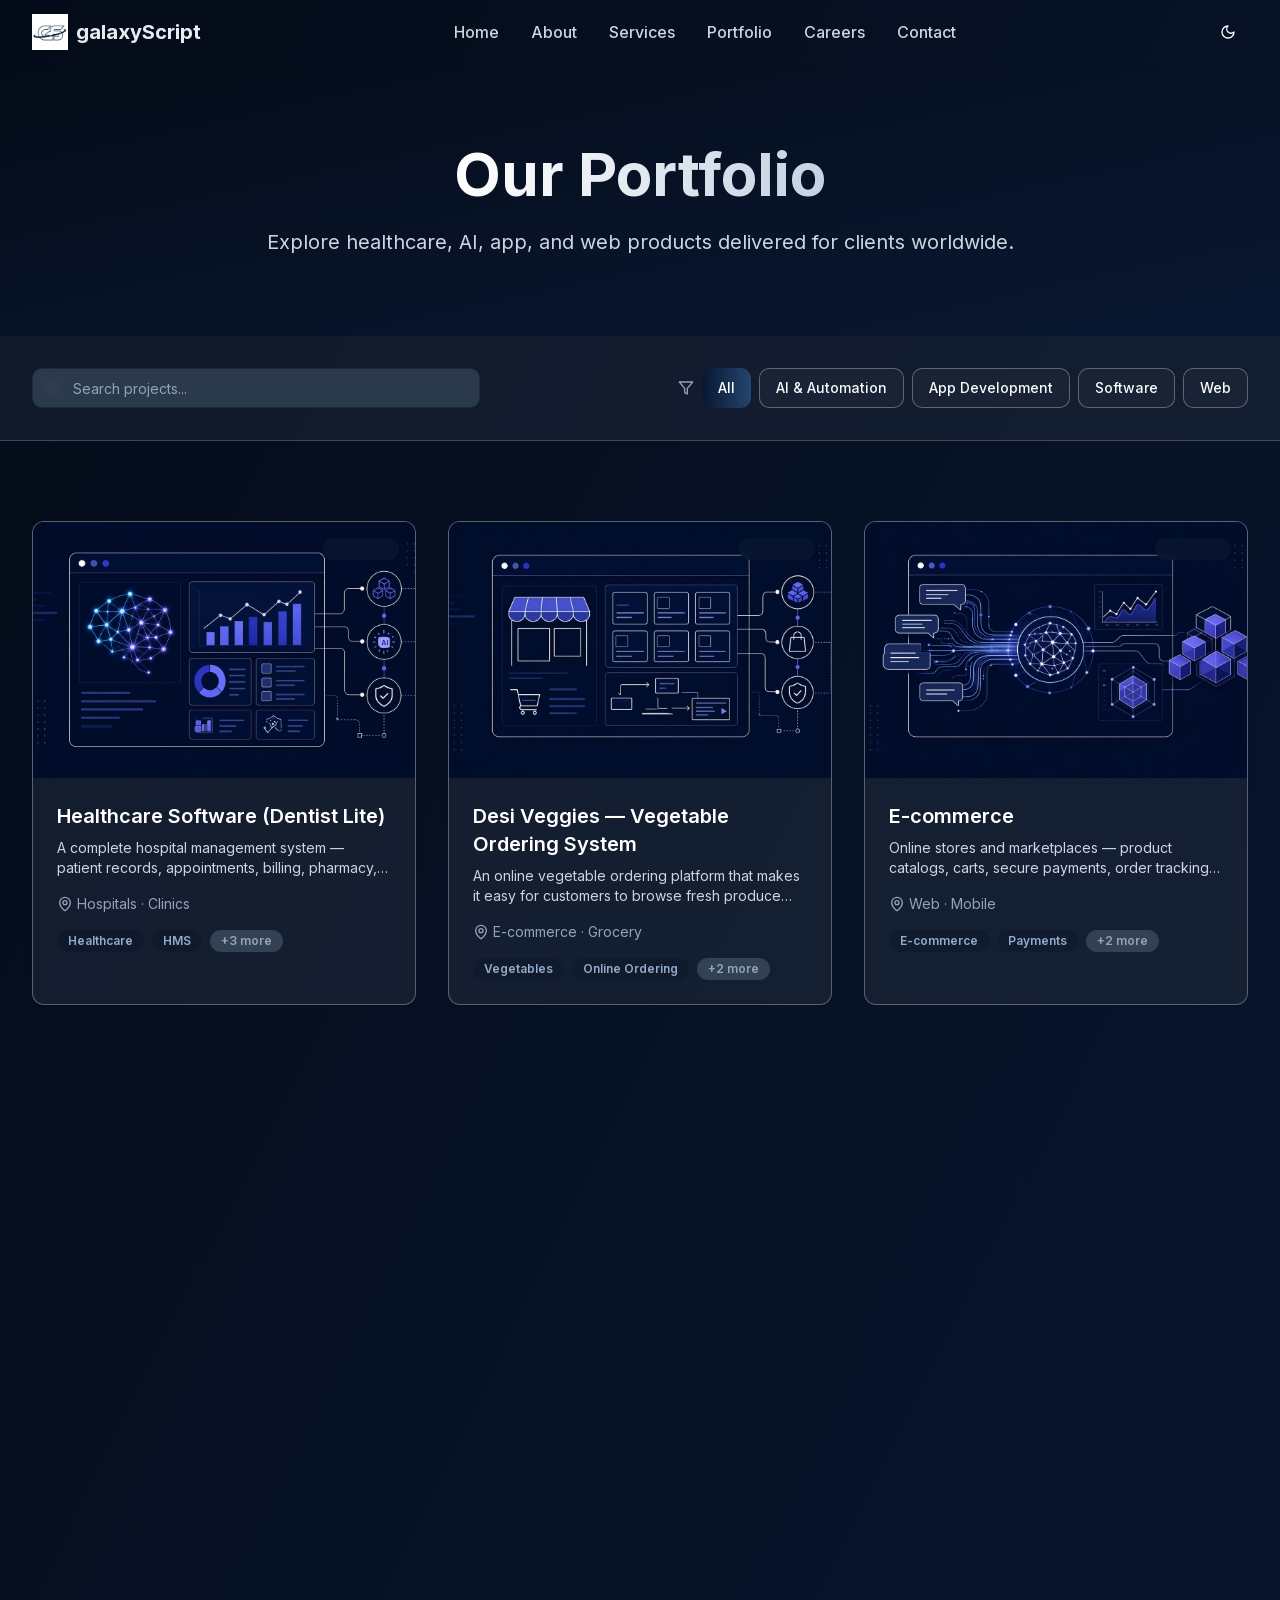
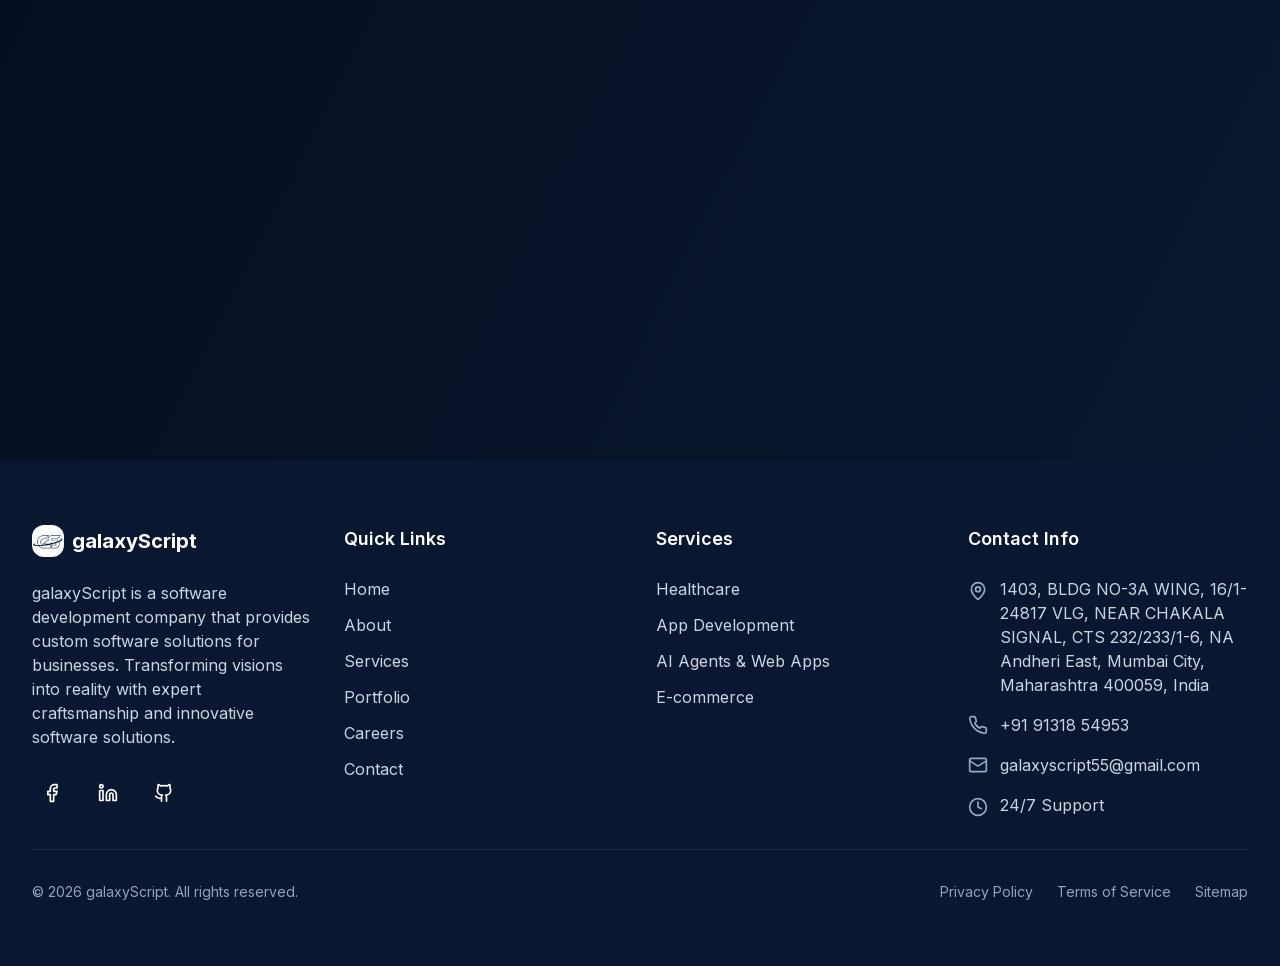
<file: portfolio.html>
<!DOCTYPE html><html lang="en"><head><meta charSet="utf-8"/><meta name="viewport" content="width=device-width, initial-scale=1"/><link rel="preload" as="image" href="/_next/static/media/company-logo.4715b9fb.jpg" fetchPriority="high"/><link rel="stylesheet" href="/_next/static/css/41d644d78b6698e5.css" data-precedence="next"/><link rel="stylesheet" href="/_next/static/css/da6e9b4a73108890.css" data-precedence="next"/><link rel="preload" as="script" fetchPriority="low" href="/_next/static/chunks/webpack-cb650dbaab01d669.js"/><script src="/_next/static/chunks/fd9d1056-9abfb49807193c16.js" async=""></script><script src="/_next/static/chunks/117-f1ce64ccbaf6ced5.js" async=""></script><script src="/_next/static/chunks/main-app-309e77ff8b8e6203.js" async=""></script><script src="/_next/static/chunks/972-e40179fadf565b57.js" async=""></script><script src="/_next/static/chunks/203-cdb6b2518a91c66d.js" async=""></script><script src="/_next/static/chunks/878-c3005250de6bd8cd.js" async=""></script><script src="/_next/static/chunks/app/portfolio/page-2564a2bd14641c19.js" async=""></script><script src="/_next/static/chunks/app/layout-160cb5ec0fcdd004.js" async=""></script><script src="/_next/static/chunks/app/page-4a0882ed3319b7eb.js" async=""></script><link rel="preload" href="https://www.googletagmanager.com/gtag/js?id=G-7CBBF8YY45" as="script"/><link rel="icon" href="/favicon.png"/><title>Portfolio | galaxyScript</title><meta name="description" content="Selected galaxyScript projects across healthcare, AI, app, web, and e-commerce."/><meta name="keywords" content="software development, custom software solutions, software development company, software development services, software development agency, software development company, software development services, software development agency"/><link rel="canonical" href="https://www.galaxyscript.co.uk/portfolio"/><script>document.documentElement.classList.add('js-reveal')</script><script src="/_next/static/chunks/polyfills-42372ed130431b0a.js" noModule=""></script></head><body class="__className_d8ebd1"><script>((e,t,r,n,o,l,a,i)=>{let u=document.documentElement,s=["light","dark"];function c(t){(Array.isArray(e)?e:[e]).forEach(e=>{let r="class"===e,n=r&&l?o.map(e=>l[e]||e):o;r?(u.classList.remove(...n),u.classList.add(l&&l[t]?l[t]:t)):u.setAttribute(e,t)}),i&&s.includes(t)&&(u.style.colorScheme=t)}if(n)c(n);else try{let e=localStorage.getItem(t)||r,n=a&&"system"===e?window.matchMedia("(prefers-color-scheme: dark)").matches?"dark":"light":e;c(n)}catch(e){}})("class","theme","dark",null,["light","dark"],null,true,true)</script><div class="min-h-screen bg-gradient-to-br from-brand-50 via-brand-100 to-brand-200 dark:from-brand-950 dark:via-brand-900 dark:to-brand-800"><div aria-hidden="true" class="pointer-events-none fixed inset-x-0 top-0 z-[60] h-[3px]"><div class="h-full w-full origin-left bg-gradient-to-r from-brand-800 via-indigo-500 to-violet-500 shadow-[0_0_8px_rgba(99,102,241,0.6)]" style="transform:scaleX(0)"></div></div><nav class="fixed top-0 w-full z-50 transition-[background-color,border-color,box-shadow] duration-300 bg-transparent"><div class="max-w-7xl mx-auto px-4 sm:px-6 lg:px-8"><div class="flex justify-between items-center h-16"><a class="flex items-center space-x-2" href="/"><img alt="galaxyScript Logo" fetchPriority="high" width="36" height="36" decoding="async" data-nimg="1" class="w-9 h-9 object-contain" style="color:transparent" src="/_next/static/media/company-logo.4715b9fb.jpg"/><span class="text-xl font-bold bg-gradient-to-r from-brand-800 to-brand-600 bg-clip-text text-transparent dark:text-white/90">galaxyScript</span></a><div class="hidden md:flex items-center space-x-8"><a class="text-slate-700 dark:text-slate-300 hover:text-brand-700 dark:hover:text-brand-300 transition-colors duration-200 font-medium" href="/">Home</a><a class="text-slate-700 dark:text-slate-300 hover:text-brand-700 dark:hover:text-brand-300 transition-colors duration-200 font-medium" href="/#about">About</a><a class="text-slate-700 dark:text-slate-300 hover:text-brand-700 dark:hover:text-brand-300 transition-colors duration-200 font-medium" href="/services">Services</a><a class="text-slate-700 dark:text-slate-300 hover:text-brand-700 dark:hover:text-brand-300 transition-colors duration-200 font-medium" href="/portfolio">Portfolio</a><a class="text-slate-700 dark:text-slate-300 hover:text-brand-700 dark:hover:text-brand-300 transition-colors duration-200 font-medium" href="/careers">Careers</a><a class="text-slate-700 dark:text-slate-300 hover:text-brand-700 dark:hover:text-brand-300 transition-colors duration-200 font-medium" href="/contact">Contact</a></div><div class="hidden md:flex items-center space-x-4"><button class="inline-flex items-center justify-center gap-2 whitespace-nowrap rounded-md text-sm font-medium ring-offset-background transition-colors focus-visible:outline-none focus-visible:ring-2 focus-visible:ring-ring focus-visible:ring-offset-2 disabled:pointer-events-none disabled:opacity-50 [&amp;_svg]:pointer-events-none [&amp;_svg]:size-4 [&amp;_svg]:shrink-0 hover:text-accent-foreground h-10 w-10 hover:bg-white/20 dark:hover:bg-slate-800/20"><svg xmlns="http://www.w3.org/2000/svg" width="24" height="24" viewBox="0 0 24 24" fill="none" stroke="currentColor" stroke-width="2" stroke-linecap="round" stroke-linejoin="round" class="lucide lucide-sun h-5 w-5 rotate-0 scale-100 transition-transform dark:-rotate-90 dark:scale-0"><circle cx="12" cy="12" r="4"></circle><path d="M12 2v2"></path><path d="M12 20v2"></path><path d="m4.93 4.93 1.41 1.41"></path><path d="m17.66 17.66 1.41 1.41"></path><path d="M2 12h2"></path><path d="M20 12h2"></path><path d="m6.34 17.66-1.41 1.41"></path><path d="m19.07 4.93-1.41 1.41"></path></svg><svg xmlns="http://www.w3.org/2000/svg" width="24" height="24" viewBox="0 0 24 24" fill="none" stroke="currentColor" stroke-width="2" stroke-linecap="round" stroke-linejoin="round" class="lucide lucide-moon absolute h-5 w-5 rotate-90 scale-0 transition-transform dark:rotate-0 dark:scale-100"><path d="M12 3a6 6 0 0 0 9 9 9 9 0 1 1-9-9Z"></path></svg><span class="sr-only">Toggle theme</span></button></div><div class="md:hidden flex items-center space-x-2"><button class="inline-flex items-center justify-center gap-2 whitespace-nowrap rounded-md text-sm font-medium ring-offset-background transition-colors focus-visible:outline-none focus-visible:ring-2 focus-visible:ring-ring focus-visible:ring-offset-2 disabled:pointer-events-none disabled:opacity-50 [&amp;_svg]:pointer-events-none [&amp;_svg]:size-4 [&amp;_svg]:shrink-0 hover:text-accent-foreground h-10 w-10 hover:bg-white/20 dark:hover:bg-slate-800/20"><svg xmlns="http://www.w3.org/2000/svg" width="24" height="24" viewBox="0 0 24 24" fill="none" stroke="currentColor" stroke-width="2" stroke-linecap="round" stroke-linejoin="round" class="lucide lucide-sun h-5 w-5 rotate-0 scale-100 transition-transform dark:-rotate-90 dark:scale-0"><circle cx="12" cy="12" r="4"></circle><path d="M12 2v2"></path><path d="M12 20v2"></path><path d="m4.93 4.93 1.41 1.41"></path><path d="m17.66 17.66 1.41 1.41"></path><path d="M2 12h2"></path><path d="M20 12h2"></path><path d="m6.34 17.66-1.41 1.41"></path><path d="m19.07 4.93-1.41 1.41"></path></svg><svg xmlns="http://www.w3.org/2000/svg" width="24" height="24" viewBox="0 0 24 24" fill="none" stroke="currentColor" stroke-width="2" stroke-linecap="round" stroke-linejoin="round" class="lucide lucide-moon absolute h-5 w-5 rotate-90 scale-0 transition-transform dark:rotate-0 dark:scale-100"><path d="M12 3a6 6 0 0 0 9 9 9 9 0 1 1-9-9Z"></path></svg><span class="sr-only">Toggle theme</span></button><button class="inline-flex items-center justify-center gap-2 whitespace-nowrap rounded-md text-sm font-medium ring-offset-background transition-colors focus-visible:outline-none focus-visible:ring-2 focus-visible:ring-ring focus-visible:ring-offset-2 disabled:pointer-events-none disabled:opacity-50 [&amp;_svg]:pointer-events-none [&amp;_svg]:size-4 [&amp;_svg]:shrink-0 hover:bg-accent hover:text-accent-foreground h-10 w-10"><svg xmlns="http://www.w3.org/2000/svg" width="24" height="24" viewBox="0 0 24 24" fill="none" stroke="currentColor" stroke-width="2" stroke-linecap="round" stroke-linejoin="round" class="lucide lucide-menu w-5 h-5"><line x1="4" x2="20" y1="12" y2="12"></line><line x1="4" x2="20" y1="6" y2="6"></line><line x1="4" x2="20" y1="18" y2="18"></line></svg></button></div></div></div></nav><main><!--$--><div class="min-h-screen pt-16"><section class="py-20 px-4 sm:px-6 lg:px-8 bg-gradient-to-br from-brand-50 via-brand-100 to-brand-200 dark:from-brand-950 dark:via-brand-900 dark:to-brand-800"><div class="max-w-7xl mx-auto text-center"><h1 class="text-4xl md:text-5xl lg:text-6xl font-bold mb-6"><span class="bg-gradient-to-r from-brand-950 via-brand-800 to-brand-700 dark:from-white dark:via-brand-100 dark:to-brand-200 bg-clip-text text-transparent">Our Portfolio</span></h1><p class="text-lg md:text-xl text-slate-600 dark:text-slate-300 max-w-3xl mx-auto">Explore healthcare, AI, app, and web products delivered for clients worldwide.</p></div></section><section class="py-8 px-4 sm:px-6 lg:px-8 bg-white/50 dark:bg-slate-800/50 border-b border-white/20"><div class="max-w-7xl mx-auto"><div class="flex flex-col md:flex-row gap-4 items-center justify-between"><div class="relative flex-1 max-w-md"><svg xmlns="http://www.w3.org/2000/svg" width="24" height="24" viewBox="0 0 24 24" fill="none" stroke="currentColor" stroke-width="2" stroke-linecap="round" stroke-linejoin="round" class="lucide lucide-search absolute left-3 top-1/2 transform -translate-y-1/2 text-slate-400 w-4 h-4"><circle cx="11" cy="11" r="8"></circle><path d="m21 21-4.3-4.3"></path></svg><input class="flex h-10 w-full rounded-md border border-input px-3 py-2 text-base ring-offset-background file:border-0 file:bg-transparent file:text-sm file:font-medium file:text-foreground placeholder:text-muted-foreground focus-visible:outline-none focus-visible:ring-2 focus-visible:ring-ring focus-visible:ring-offset-2 disabled:cursor-not-allowed disabled:opacity-50 md:text-sm pl-10 bg-white/80 dark:bg-slate-700/80 backdrop-blur-sm" placeholder="Search projects..." value=""/></div><div class="flex items-center space-x-2"><svg xmlns="http://www.w3.org/2000/svg" width="24" height="24" viewBox="0 0 24 24" fill="none" stroke="currentColor" stroke-width="2" stroke-linecap="round" stroke-linejoin="round" class="lucide lucide-filter w-4 h-4 text-slate-600 dark:text-slate-400"><polygon points="22 3 2 3 10 12.46 10 19 14 21 14 12.46 22 3"></polygon></svg><div class="flex flex-wrap justify-center gap-2"><button class="inline-flex items-center justify-center gap-2 whitespace-nowrap rounded-md text-sm font-medium ring-offset-background transition-colors focus-visible:outline-none focus-visible:ring-2 focus-visible:ring-ring focus-visible:ring-offset-2 disabled:pointer-events-none disabled:opacity-50 [&amp;_svg]:pointer-events-none [&amp;_svg]:size-4 [&amp;_svg]:shrink-0 bg-primary hover:bg-primary/90 h-10 px-4 py-2 bg-gradient-to-r from-brand-800 to-brand-600 hover:from-brand-900 hover:to-brand-700 text-white">All</button><button class="inline-flex items-center justify-center gap-2 whitespace-nowrap rounded-md text-sm font-medium ring-offset-background transition-colors focus-visible:outline-none focus-visible:ring-2 focus-visible:ring-ring focus-visible:ring-offset-2 disabled:pointer-events-none disabled:opacity-50 [&amp;_svg]:pointer-events-none [&amp;_svg]:size-4 [&amp;_svg]:shrink-0 border hover:bg-accent hover:text-accent-foreground h-10 px-4 py-2 bg-white/60 dark:bg-slate-800/60 backdrop-blur-sm border-white/30">AI &amp; Automation</button><button class="inline-flex items-center justify-center gap-2 whitespace-nowrap rounded-md text-sm font-medium ring-offset-background transition-colors focus-visible:outline-none focus-visible:ring-2 focus-visible:ring-ring focus-visible:ring-offset-2 disabled:pointer-events-none disabled:opacity-50 [&amp;_svg]:pointer-events-none [&amp;_svg]:size-4 [&amp;_svg]:shrink-0 border hover:bg-accent hover:text-accent-foreground h-10 px-4 py-2 bg-white/60 dark:bg-slate-800/60 backdrop-blur-sm border-white/30">App Development</button><button class="inline-flex items-center justify-center gap-2 whitespace-nowrap rounded-md text-sm font-medium ring-offset-background transition-colors focus-visible:outline-none focus-visible:ring-2 focus-visible:ring-ring focus-visible:ring-offset-2 disabled:pointer-events-none disabled:opacity-50 [&amp;_svg]:pointer-events-none [&amp;_svg]:size-4 [&amp;_svg]:shrink-0 border hover:bg-accent hover:text-accent-foreground h-10 px-4 py-2 bg-white/60 dark:bg-slate-800/60 backdrop-blur-sm border-white/30">Software</button><button class="inline-flex items-center justify-center gap-2 whitespace-nowrap rounded-md text-sm font-medium ring-offset-background transition-colors focus-visible:outline-none focus-visible:ring-2 focus-visible:ring-ring focus-visible:ring-offset-2 disabled:pointer-events-none disabled:opacity-50 [&amp;_svg]:pointer-events-none [&amp;_svg]:size-4 [&amp;_svg]:shrink-0 border hover:bg-accent hover:text-accent-foreground h-10 px-4 py-2 bg-white/60 dark:bg-slate-800/60 backdrop-blur-sm border-white/30">Web</button></div></div></div></div></section><section class="py-20 px-4 sm:px-6 lg:px-8"><div class="max-w-7xl mx-auto"><div class="grid md:grid-cols-2 lg:grid-cols-3 gap-8"><div class="rounded-lg text-card-foreground shadow-sm group overflow-hidden hover:shadow-xl transition-[box-shadow,border-color] duration-300 bg-white/60 dark:bg-slate-800/60 border border-white/30 hover:border-brand-500/30" data-reveal="true" data-reveal-delay="0"><div class="relative overflow-hidden"><img alt="Healthcare Software (Dentist Lite)" loading="lazy" width="1280" height="720" decoding="async" data-nimg="1" class="w-full h-64 object-cover group-hover:scale-105 transition-transform duration-300" style="color:transparent" src="/assets/portfolio/ai_powered_saas.png"/><div class="absolute inset-0 bg-gradient-to-t from-black/60 via-transparent to-transparent opacity-0 group-hover:opacity-100 transition-opacity duration-300"></div><div class="absolute bottom-4 left-4 right-4 opacity-0 group-hover:opacity-100 transition-opacity duration-300"><button class="inline-flex items-center justify-center gap-2 whitespace-nowrap text-sm font-medium ring-offset-background transition-colors focus-visible:outline-none focus-visible:ring-2 focus-visible:ring-ring focus-visible:ring-offset-2 disabled:pointer-events-none disabled:opacity-50 [&amp;_svg]:pointer-events-none [&amp;_svg]:size-4 [&amp;_svg]:shrink-0 h-9 rounded-md px-3 bg-white/20 backdrop-blur-sm border border-white/30 text-white hover:bg-white/30"><svg xmlns="http://www.w3.org/2000/svg" width="24" height="24" viewBox="0 0 24 24" fill="none" stroke="currentColor" stroke-width="2" stroke-linecap="round" stroke-linejoin="round" class="lucide lucide-external-link w-4 h-4 mr-2"><path d="M15 3h6v6"></path><path d="M10 14 21 3"></path><path d="M18 13v6a2 2 0 0 1-2 2H5a2 2 0 0 1-2-2V8a2 2 0 0 1 2-2h6"></path></svg>View Details</button></div><div class="inline-flex items-center rounded-full border px-2.5 py-0.5 text-xs font-semibold transition-colors focus:outline-none focus:ring-2 focus:ring-ring focus:ring-offset-2 border-transparent text-primary-foreground hover:bg-primary/80 absolute top-4 right-4 bg-brand-800/80 backdrop-blur-sm">Software</div></div><div class="p-6"><h3 class="text-xl font-semibold text-slate-900 dark:text-white mb-2">Healthcare Software (Dentist Lite)</h3><p class="text-slate-600 dark:text-slate-300 mb-4 text-sm line-clamp-2">A complete hospital management system — patient records, appointments, billing, pharmacy, and reports for healthcare providers.</p><div class="flex items-center text-sm text-slate-500 dark:text-slate-400 mb-4 space-x-4"><div class="flex items-center"><svg xmlns="http://www.w3.org/2000/svg" width="24" height="24" viewBox="0 0 24 24" fill="none" stroke="currentColor" stroke-width="2" stroke-linecap="round" stroke-linejoin="round" class="lucide lucide-map-pin w-4 h-4 mr-1"><path d="M20 10c0 4.993-5.539 10.193-7.399 11.799a1 1 0 0 1-1.202 0C9.539 20.193 4 14.993 4 10a8 8 0 0 1 16 0"></path><circle cx="12" cy="10" r="3"></circle></svg>Hospitals · Clinics</div></div><div class="flex flex-wrap gap-2"><div class="inline-flex items-center rounded-full border px-2.5 py-0.5 font-semibold transition-colors focus:outline-none focus:ring-2 focus:ring-ring focus:ring-offset-2 border-transparent hover:bg-secondary/80 text-xs bg-brand-100 dark:bg-brand-900/30 text-brand-800 dark:text-brand-300">Healthcare</div><div class="inline-flex items-center rounded-full border px-2.5 py-0.5 font-semibold transition-colors focus:outline-none focus:ring-2 focus:ring-ring focus:ring-offset-2 border-transparent hover:bg-secondary/80 text-xs bg-brand-100 dark:bg-brand-900/30 text-brand-800 dark:text-brand-300">HMS</div><div class="inline-flex items-center rounded-full border px-2.5 py-0.5 font-semibold transition-colors focus:outline-none focus:ring-2 focus:ring-ring focus:ring-offset-2 border-transparent hover:bg-secondary/80 text-xs bg-slate-100 dark:bg-slate-700 text-slate-600 dark:text-slate-400">+<!-- -->3<!-- --> more</div></div></div></div><div class="rounded-lg text-card-foreground shadow-sm group overflow-hidden hover:shadow-xl transition-[box-shadow,border-color] duration-300 bg-white/60 dark:bg-slate-800/60 border border-white/30 hover:border-brand-500/30" data-reveal="true" data-reveal-delay="1"><div class="relative overflow-hidden"><img alt="Desi Veggies — Vegetable Ordering System" loading="lazy" width="1280" height="720" decoding="async" data-nimg="1" class="w-full h-64 object-cover group-hover:scale-105 transition-transform duration-300" style="color:transparent" src="/assets/portfolio/ecommerce_platform.png"/><div class="absolute inset-0 bg-gradient-to-t from-black/60 via-transparent to-transparent opacity-0 group-hover:opacity-100 transition-opacity duration-300"></div><div class="absolute bottom-4 left-4 right-4 opacity-0 group-hover:opacity-100 transition-opacity duration-300"><button class="inline-flex items-center justify-center gap-2 whitespace-nowrap text-sm font-medium ring-offset-background transition-colors focus-visible:outline-none focus-visible:ring-2 focus-visible:ring-ring focus-visible:ring-offset-2 disabled:pointer-events-none disabled:opacity-50 [&amp;_svg]:pointer-events-none [&amp;_svg]:size-4 [&amp;_svg]:shrink-0 h-9 rounded-md px-3 bg-white/20 backdrop-blur-sm border border-white/30 text-white hover:bg-white/30"><svg xmlns="http://www.w3.org/2000/svg" width="24" height="24" viewBox="0 0 24 24" fill="none" stroke="currentColor" stroke-width="2" stroke-linecap="round" stroke-linejoin="round" class="lucide lucide-external-link w-4 h-4 mr-2"><path d="M15 3h6v6"></path><path d="M10 14 21 3"></path><path d="M18 13v6a2 2 0 0 1-2 2H5a2 2 0 0 1-2-2V8a2 2 0 0 1 2-2h6"></path></svg>View Details</button></div><div class="inline-flex items-center rounded-full border px-2.5 py-0.5 text-xs font-semibold transition-colors focus:outline-none focus:ring-2 focus:ring-ring focus:ring-offset-2 border-transparent text-primary-foreground hover:bg-primary/80 absolute top-4 right-4 bg-brand-800/80 backdrop-blur-sm">Software</div></div><div class="p-6"><h3 class="text-xl font-semibold text-slate-900 dark:text-white mb-2">Desi Veggies — Vegetable Ordering System</h3><p class="text-slate-600 dark:text-slate-300 mb-4 text-sm line-clamp-2">An online vegetable ordering platform that makes it easy for customers to browse fresh produce and place grocery orders.</p><div class="flex items-center text-sm text-slate-500 dark:text-slate-400 mb-4 space-x-4"><div class="flex items-center"><svg xmlns="http://www.w3.org/2000/svg" width="24" height="24" viewBox="0 0 24 24" fill="none" stroke="currentColor" stroke-width="2" stroke-linecap="round" stroke-linejoin="round" class="lucide lucide-map-pin w-4 h-4 mr-1"><path d="M20 10c0 4.993-5.539 10.193-7.399 11.799a1 1 0 0 1-1.202 0C9.539 20.193 4 14.993 4 10a8 8 0 0 1 16 0"></path><circle cx="12" cy="10" r="3"></circle></svg>E-commerce · Grocery</div></div><div class="flex flex-wrap gap-2"><div class="inline-flex items-center rounded-full border px-2.5 py-0.5 font-semibold transition-colors focus:outline-none focus:ring-2 focus:ring-ring focus:ring-offset-2 border-transparent hover:bg-secondary/80 text-xs bg-brand-100 dark:bg-brand-900/30 text-brand-800 dark:text-brand-300">Vegetables</div><div class="inline-flex items-center rounded-full border px-2.5 py-0.5 font-semibold transition-colors focus:outline-none focus:ring-2 focus:ring-ring focus:ring-offset-2 border-transparent hover:bg-secondary/80 text-xs bg-brand-100 dark:bg-brand-900/30 text-brand-800 dark:text-brand-300">Online Ordering</div><div class="inline-flex items-center rounded-full border px-2.5 py-0.5 font-semibold transition-colors focus:outline-none focus:ring-2 focus:ring-ring focus:ring-offset-2 border-transparent hover:bg-secondary/80 text-xs bg-slate-100 dark:bg-slate-700 text-slate-600 dark:text-slate-400">+<!-- -->2<!-- --> more</div></div></div></div><div class="rounded-lg text-card-foreground shadow-sm group overflow-hidden hover:shadow-xl transition-[box-shadow,border-color] duration-300 bg-white/60 dark:bg-slate-800/60 border border-white/30 hover:border-brand-500/30" data-reveal="true" data-reveal-delay="2"><div class="relative overflow-hidden"><img alt="E-commerce" loading="lazy" width="1280" height="720" decoding="async" data-nimg="1" class="w-full h-64 object-cover group-hover:scale-105 transition-transform duration-300" style="color:transparent" src="/assets/portfolio/llm_apps.png"/><div class="absolute inset-0 bg-gradient-to-t from-black/60 via-transparent to-transparent opacity-0 group-hover:opacity-100 transition-opacity duration-300"></div><div class="absolute bottom-4 left-4 right-4 opacity-0 group-hover:opacity-100 transition-opacity duration-300"><button class="inline-flex items-center justify-center gap-2 whitespace-nowrap text-sm font-medium ring-offset-background transition-colors focus-visible:outline-none focus-visible:ring-2 focus-visible:ring-ring focus-visible:ring-offset-2 disabled:pointer-events-none disabled:opacity-50 [&amp;_svg]:pointer-events-none [&amp;_svg]:size-4 [&amp;_svg]:shrink-0 h-9 rounded-md px-3 bg-white/20 backdrop-blur-sm border border-white/30 text-white hover:bg-white/30"><svg xmlns="http://www.w3.org/2000/svg" width="24" height="24" viewBox="0 0 24 24" fill="none" stroke="currentColor" stroke-width="2" stroke-linecap="round" stroke-linejoin="round" class="lucide lucide-external-link w-4 h-4 mr-2"><path d="M15 3h6v6"></path><path d="M10 14 21 3"></path><path d="M18 13v6a2 2 0 0 1-2 2H5a2 2 0 0 1-2-2V8a2 2 0 0 1 2-2h6"></path></svg>View Details</button></div><div class="inline-flex items-center rounded-full border px-2.5 py-0.5 text-xs font-semibold transition-colors focus:outline-none focus:ring-2 focus:ring-ring focus:ring-offset-2 border-transparent text-primary-foreground hover:bg-primary/80 absolute top-4 right-4 bg-brand-800/80 backdrop-blur-sm">Software</div></div><div class="p-6"><h3 class="text-xl font-semibold text-slate-900 dark:text-white mb-2">E-commerce</h3><p class="text-slate-600 dark:text-slate-300 mb-4 text-sm line-clamp-2">Online stores and marketplaces — product catalogs, carts, secure payments, order tracking, and AI-powered search and recommendations.</p><div class="flex items-center text-sm text-slate-500 dark:text-slate-400 mb-4 space-x-4"><div class="flex items-center"><svg xmlns="http://www.w3.org/2000/svg" width="24" height="24" viewBox="0 0 24 24" fill="none" stroke="currentColor" stroke-width="2" stroke-linecap="round" stroke-linejoin="round" class="lucide lucide-map-pin w-4 h-4 mr-1"><path d="M20 10c0 4.993-5.539 10.193-7.399 11.799a1 1 0 0 1-1.202 0C9.539 20.193 4 14.993 4 10a8 8 0 0 1 16 0"></path><circle cx="12" cy="10" r="3"></circle></svg>Web · Mobile</div></div><div class="flex flex-wrap gap-2"><div class="inline-flex items-center rounded-full border px-2.5 py-0.5 font-semibold transition-colors focus:outline-none focus:ring-2 focus:ring-ring focus:ring-offset-2 border-transparent hover:bg-secondary/80 text-xs bg-brand-100 dark:bg-brand-900/30 text-brand-800 dark:text-brand-300">E-commerce</div><div class="inline-flex items-center rounded-full border px-2.5 py-0.5 font-semibold transition-colors focus:outline-none focus:ring-2 focus:ring-ring focus:ring-offset-2 border-transparent hover:bg-secondary/80 text-xs bg-brand-100 dark:bg-brand-900/30 text-brand-800 dark:text-brand-300">Payments</div><div class="inline-flex items-center rounded-full border px-2.5 py-0.5 font-semibold transition-colors focus:outline-none focus:ring-2 focus:ring-ring focus:ring-offset-2 border-transparent hover:bg-secondary/80 text-xs bg-slate-100 dark:bg-slate-700 text-slate-600 dark:text-slate-400">+<!-- -->2<!-- --> more</div></div></div></div><div class="rounded-lg text-card-foreground shadow-sm group overflow-hidden hover:shadow-xl transition-[box-shadow,border-color] duration-300 bg-white/60 dark:bg-slate-800/60 border border-white/30 hover:border-brand-500/30" data-reveal="true" data-reveal-delay="3"><div class="relative overflow-hidden"><img alt="Inventory Management Software" loading="lazy" width="1280" height="720" decoding="async" data-nimg="1" class="w-full h-64 object-cover group-hover:scale-105 transition-transform duration-300" style="color:transparent" src="/assets/portfolio/process_automation.png"/><div class="absolute inset-0 bg-gradient-to-t from-black/60 via-transparent to-transparent opacity-0 group-hover:opacity-100 transition-opacity duration-300"></div><div class="absolute bottom-4 left-4 right-4 opacity-0 group-hover:opacity-100 transition-opacity duration-300"><button class="inline-flex items-center justify-center gap-2 whitespace-nowrap text-sm font-medium ring-offset-background transition-colors focus-visible:outline-none focus-visible:ring-2 focus-visible:ring-ring focus-visible:ring-offset-2 disabled:pointer-events-none disabled:opacity-50 [&amp;_svg]:pointer-events-none [&amp;_svg]:size-4 [&amp;_svg]:shrink-0 h-9 rounded-md px-3 bg-white/20 backdrop-blur-sm border border-white/30 text-white hover:bg-white/30"><svg xmlns="http://www.w3.org/2000/svg" width="24" height="24" viewBox="0 0 24 24" fill="none" stroke="currentColor" stroke-width="2" stroke-linecap="round" stroke-linejoin="round" class="lucide lucide-external-link w-4 h-4 mr-2"><path d="M15 3h6v6"></path><path d="M10 14 21 3"></path><path d="M18 13v6a2 2 0 0 1-2 2H5a2 2 0 0 1-2-2V8a2 2 0 0 1 2-2h6"></path></svg>View Details</button></div><div class="inline-flex items-center rounded-full border px-2.5 py-0.5 text-xs font-semibold transition-colors focus:outline-none focus:ring-2 focus:ring-ring focus:ring-offset-2 border-transparent text-primary-foreground hover:bg-primary/80 absolute top-4 right-4 bg-brand-800/80 backdrop-blur-sm">Software</div></div><div class="p-6"><h3 class="text-xl font-semibold text-slate-900 dark:text-white mb-2">Inventory Management Software</h3><p class="text-slate-600 dark:text-slate-300 mb-4 text-sm line-clamp-2">Track stock across warehouses and stores — purchase orders, barcode scanning, low-stock alerts, suppliers, and real-time reports.</p><div class="flex items-center text-sm text-slate-500 dark:text-slate-400 mb-4 space-x-4"><div class="flex items-center"><svg xmlns="http://www.w3.org/2000/svg" width="24" height="24" viewBox="0 0 24 24" fill="none" stroke="currentColor" stroke-width="2" stroke-linecap="round" stroke-linejoin="round" class="lucide lucide-map-pin w-4 h-4 mr-1"><path d="M20 10c0 4.993-5.539 10.193-7.399 11.799a1 1 0 0 1-1.202 0C9.539 20.193 4 14.993 4 10a8 8 0 0 1 16 0"></path><circle cx="12" cy="10" r="3"></circle></svg>Warehouse · Retail</div></div><div class="flex flex-wrap gap-2"><div class="inline-flex items-center rounded-full border px-2.5 py-0.5 font-semibold transition-colors focus:outline-none focus:ring-2 focus:ring-ring focus:ring-offset-2 border-transparent hover:bg-secondary/80 text-xs bg-brand-100 dark:bg-brand-900/30 text-brand-800 dark:text-brand-300">Inventory</div><div class="inline-flex items-center rounded-full border px-2.5 py-0.5 font-semibold transition-colors focus:outline-none focus:ring-2 focus:ring-ring focus:ring-offset-2 border-transparent hover:bg-secondary/80 text-xs bg-brand-100 dark:bg-brand-900/30 text-brand-800 dark:text-brand-300">Barcode</div><div class="inline-flex items-center rounded-full border px-2.5 py-0.5 font-semibold transition-colors focus:outline-none focus:ring-2 focus:ring-ring focus:ring-offset-2 border-transparent hover:bg-secondary/80 text-xs bg-slate-100 dark:bg-slate-700 text-slate-600 dark:text-slate-400">+<!-- -->2<!-- --> more</div></div></div></div><div class="rounded-lg text-card-foreground shadow-sm group overflow-hidden hover:shadow-xl transition-[box-shadow,border-color] duration-300 bg-white/60 dark:bg-slate-800/60 border border-white/30 hover:border-brand-500/30" data-reveal="true" data-reveal-delay="0"><div class="relative overflow-hidden"><img alt="Android &amp; iOS apps" loading="lazy" width="1280" height="720" decoding="async" data-nimg="1" class="w-full h-64 object-cover group-hover:scale-105 transition-transform duration-300" style="color:transparent" src="/assets/portfolio/android_app.png"/><div class="absolute inset-0 bg-gradient-to-t from-black/60 via-transparent to-transparent opacity-0 group-hover:opacity-100 transition-opacity duration-300"></div><div class="absolute bottom-4 left-4 right-4 opacity-0 group-hover:opacity-100 transition-opacity duration-300"><button class="inline-flex items-center justify-center gap-2 whitespace-nowrap text-sm font-medium ring-offset-background transition-colors focus-visible:outline-none focus-visible:ring-2 focus-visible:ring-ring focus-visible:ring-offset-2 disabled:pointer-events-none disabled:opacity-50 [&amp;_svg]:pointer-events-none [&amp;_svg]:size-4 [&amp;_svg]:shrink-0 h-9 rounded-md px-3 bg-white/20 backdrop-blur-sm border border-white/30 text-white hover:bg-white/30"><svg xmlns="http://www.w3.org/2000/svg" width="24" height="24" viewBox="0 0 24 24" fill="none" stroke="currentColor" stroke-width="2" stroke-linecap="round" stroke-linejoin="round" class="lucide lucide-external-link w-4 h-4 mr-2"><path d="M15 3h6v6"></path><path d="M10 14 21 3"></path><path d="M18 13v6a2 2 0 0 1-2 2H5a2 2 0 0 1-2-2V8a2 2 0 0 1 2-2h6"></path></svg>View Details</button></div><div class="inline-flex items-center rounded-full border px-2.5 py-0.5 text-xs font-semibold transition-colors focus:outline-none focus:ring-2 focus:ring-ring focus:ring-offset-2 border-transparent text-primary-foreground hover:bg-primary/80 absolute top-4 right-4 bg-brand-800/80 backdrop-blur-sm">App Development</div></div><div class="p-6"><h3 class="text-xl font-semibold text-slate-900 dark:text-white mb-2">Android &amp; iOS apps</h3><p class="text-slate-600 dark:text-slate-300 mb-4 text-sm line-clamp-2">Native Android apps — clean Material UI, offline support, push notifications, and smooth Google Play releases.</p><div class="flex items-center text-sm text-slate-500 dark:text-slate-400 mb-4 space-x-4"><div class="flex items-center"><svg xmlns="http://www.w3.org/2000/svg" width="24" height="24" viewBox="0 0 24 24" fill="none" stroke="currentColor" stroke-width="2" stroke-linecap="round" stroke-linejoin="round" class="lucide lucide-map-pin w-4 h-4 mr-1"><path d="M20 10c0 4.993-5.539 10.193-7.399 11.799a1 1 0 0 1-1.202 0C9.539 20.193 4 14.993 4 10a8 8 0 0 1 16 0"></path><circle cx="12" cy="10" r="3"></circle></svg>Google Play &amp; App Store</div></div><div class="flex flex-wrap gap-2"><div class="inline-flex items-center rounded-full border px-2.5 py-0.5 font-semibold transition-colors focus:outline-none focus:ring-2 focus:ring-ring focus:ring-offset-2 border-transparent hover:bg-secondary/80 text-xs bg-brand-100 dark:bg-brand-900/30 text-brand-800 dark:text-brand-300">Android</div><div class="inline-flex items-center rounded-full border px-2.5 py-0.5 font-semibold transition-colors focus:outline-none focus:ring-2 focus:ring-ring focus:ring-offset-2 border-transparent hover:bg-secondary/80 text-xs bg-brand-100 dark:bg-brand-900/30 text-brand-800 dark:text-brand-300">Kotlin</div><div class="inline-flex items-center rounded-full border px-2.5 py-0.5 font-semibold transition-colors focus:outline-none focus:ring-2 focus:ring-ring focus:ring-offset-2 border-transparent hover:bg-secondary/80 text-xs bg-slate-100 dark:bg-slate-700 text-slate-600 dark:text-slate-400">+<!-- -->2<!-- --> more</div></div></div></div><div class="rounded-lg text-card-foreground shadow-sm group overflow-hidden hover:shadow-xl transition-[box-shadow,border-color] duration-300 bg-white/60 dark:bg-slate-800/60 border border-white/30 hover:border-brand-500/30" data-reveal="true" data-reveal-delay="1"><div class="relative overflow-hidden"><img alt="Grocery Management Software" loading="lazy" width="1280" height="720" decoding="async" data-nimg="1" class="w-full h-64 object-cover group-hover:scale-105 transition-transform duration-300" style="color:transparent" src="/assets/portfolio/ecommerce_platform.png"/><div class="absolute inset-0 bg-gradient-to-t from-black/60 via-transparent to-transparent opacity-0 group-hover:opacity-100 transition-opacity duration-300"></div><div class="absolute bottom-4 left-4 right-4 opacity-0 group-hover:opacity-100 transition-opacity duration-300"><button class="inline-flex items-center justify-center gap-2 whitespace-nowrap text-sm font-medium ring-offset-background transition-colors focus-visible:outline-none focus-visible:ring-2 focus-visible:ring-ring focus-visible:ring-offset-2 disabled:pointer-events-none disabled:opacity-50 [&amp;_svg]:pointer-events-none [&amp;_svg]:size-4 [&amp;_svg]:shrink-0 h-9 rounded-md px-3 bg-white/20 backdrop-blur-sm border border-white/30 text-white hover:bg-white/30"><svg xmlns="http://www.w3.org/2000/svg" width="24" height="24" viewBox="0 0 24 24" fill="none" stroke="currentColor" stroke-width="2" stroke-linecap="round" stroke-linejoin="round" class="lucide lucide-external-link w-4 h-4 mr-2"><path d="M15 3h6v6"></path><path d="M10 14 21 3"></path><path d="M18 13v6a2 2 0 0 1-2 2H5a2 2 0 0 1-2-2V8a2 2 0 0 1 2-2h6"></path></svg>View Details</button></div><div class="inline-flex items-center rounded-full border px-2.5 py-0.5 text-xs font-semibold transition-colors focus:outline-none focus:ring-2 focus:ring-ring focus:ring-offset-2 border-transparent text-primary-foreground hover:bg-primary/80 absolute top-4 right-4 bg-brand-800/80 backdrop-blur-sm">Software</div></div><div class="p-6"><h3 class="text-xl font-semibold text-slate-900 dark:text-white mb-2">Grocery Management Software</h3><p class="text-slate-600 dark:text-slate-300 mb-4 text-sm line-clamp-2">A grocery management platform for organizing products, inventory, and day-to-day store operations.</p><div class="flex items-center text-sm text-slate-500 dark:text-slate-400 mb-4 space-x-4"><div class="flex items-center"><svg xmlns="http://www.w3.org/2000/svg" width="24" height="24" viewBox="0 0 24 24" fill="none" stroke="currentColor" stroke-width="2" stroke-linecap="round" stroke-linejoin="round" class="lucide lucide-map-pin w-4 h-4 mr-1"><path d="M20 10c0 4.993-5.539 10.193-7.399 11.799a1 1 0 0 1-1.202 0C9.539 20.193 4 14.993 4 10a8 8 0 0 1 16 0"></path><circle cx="12" cy="10" r="3"></circle></svg>Grocery · Retail</div></div><div class="flex flex-wrap gap-2"><div class="inline-flex items-center rounded-full border px-2.5 py-0.5 font-semibold transition-colors focus:outline-none focus:ring-2 focus:ring-ring focus:ring-offset-2 border-transparent hover:bg-secondary/80 text-xs bg-brand-100 dark:bg-brand-900/30 text-brand-800 dark:text-brand-300">Grocery</div><div class="inline-flex items-center rounded-full border px-2.5 py-0.5 font-semibold transition-colors focus:outline-none focus:ring-2 focus:ring-ring focus:ring-offset-2 border-transparent hover:bg-secondary/80 text-xs bg-brand-100 dark:bg-brand-900/30 text-brand-800 dark:text-brand-300">Inventory</div><div class="inline-flex items-center rounded-full border px-2.5 py-0.5 font-semibold transition-colors focus:outline-none focus:ring-2 focus:ring-ring focus:ring-offset-2 border-transparent hover:bg-secondary/80 text-xs bg-slate-100 dark:bg-slate-700 text-slate-600 dark:text-slate-400">+<!-- -->2<!-- --> more</div></div></div></div><div class="rounded-lg text-card-foreground shadow-sm group overflow-hidden hover:shadow-xl transition-[box-shadow,border-color] duration-300 bg-white/60 dark:bg-slate-800/60 border border-white/30 hover:border-brand-500/30" data-reveal="true" data-reveal-delay="2"><div class="relative overflow-hidden"><img alt="Cross-platform apps" loading="lazy" width="1280" height="720" decoding="async" data-nimg="1" class="w-full h-64 object-cover group-hover:scale-105 transition-transform duration-300" style="color:transparent" src="/assets/portfolio/hybrid_app.png"/><div class="absolute inset-0 bg-gradient-to-t from-black/60 via-transparent to-transparent opacity-0 group-hover:opacity-100 transition-opacity duration-300"></div><div class="absolute bottom-4 left-4 right-4 opacity-0 group-hover:opacity-100 transition-opacity duration-300"><button class="inline-flex items-center justify-center gap-2 whitespace-nowrap text-sm font-medium ring-offset-background transition-colors focus-visible:outline-none focus-visible:ring-2 focus-visible:ring-ring focus-visible:ring-offset-2 disabled:pointer-events-none disabled:opacity-50 [&amp;_svg]:pointer-events-none [&amp;_svg]:size-4 [&amp;_svg]:shrink-0 h-9 rounded-md px-3 bg-white/20 backdrop-blur-sm border border-white/30 text-white hover:bg-white/30"><svg xmlns="http://www.w3.org/2000/svg" width="24" height="24" viewBox="0 0 24 24" fill="none" stroke="currentColor" stroke-width="2" stroke-linecap="round" stroke-linejoin="round" class="lucide lucide-external-link w-4 h-4 mr-2"><path d="M15 3h6v6"></path><path d="M10 14 21 3"></path><path d="M18 13v6a2 2 0 0 1-2 2H5a2 2 0 0 1-2-2V8a2 2 0 0 1 2-2h6"></path></svg>View Details</button></div><div class="inline-flex items-center rounded-full border px-2.5 py-0.5 text-xs font-semibold transition-colors focus:outline-none focus:ring-2 focus:ring-ring focus:ring-offset-2 border-transparent text-primary-foreground hover:bg-primary/80 absolute top-4 right-4 bg-brand-800/80 backdrop-blur-sm">App Development</div></div><div class="p-6"><h3 class="text-xl font-semibold text-slate-900 dark:text-white mb-2">Cross-platform apps</h3><p class="text-slate-600 dark:text-slate-300 mb-4 text-sm line-clamp-2">One codebase for iOS and Android — React Native and Flutter apps with shared backends, fast releases, and native performance.</p><div class="flex items-center text-sm text-slate-500 dark:text-slate-400 mb-4 space-x-4"><div class="flex items-center"><svg xmlns="http://www.w3.org/2000/svg" width="24" height="24" viewBox="0 0 24 24" fill="none" stroke="currentColor" stroke-width="2" stroke-linecap="round" stroke-linejoin="round" class="lucide lucide-map-pin w-4 h-4 mr-1"><path d="M20 10c0 4.993-5.539 10.193-7.399 11.799a1 1 0 0 1-1.202 0C9.539 20.193 4 14.993 4 10a8 8 0 0 1 16 0"></path><circle cx="12" cy="10" r="3"></circle></svg>iOS · Android</div></div><div class="flex flex-wrap gap-2"><div class="inline-flex items-center rounded-full border px-2.5 py-0.5 font-semibold transition-colors focus:outline-none focus:ring-2 focus:ring-ring focus:ring-offset-2 border-transparent hover:bg-secondary/80 text-xs bg-brand-100 dark:bg-brand-900/30 text-brand-800 dark:text-brand-300">React Native</div><div class="inline-flex items-center rounded-full border px-2.5 py-0.5 font-semibold transition-colors focus:outline-none focus:ring-2 focus:ring-ring focus:ring-offset-2 border-transparent hover:bg-secondary/80 text-xs bg-brand-100 dark:bg-brand-900/30 text-brand-800 dark:text-brand-300">Flutter</div><div class="inline-flex items-center rounded-full border px-2.5 py-0.5 font-semibold transition-colors focus:outline-none focus:ring-2 focus:ring-ring focus:ring-offset-2 border-transparent hover:bg-secondary/80 text-xs bg-slate-100 dark:bg-slate-700 text-slate-600 dark:text-slate-400">+<!-- -->2<!-- --> more</div></div></div></div><div class="rounded-lg text-card-foreground shadow-sm group overflow-hidden hover:shadow-xl transition-[box-shadow,border-color] duration-300 bg-white/60 dark:bg-slate-800/60 border border-white/30 hover:border-brand-500/30" data-reveal="true" data-reveal-delay="3"><div class="relative overflow-hidden"><img alt="Birthday websites" loading="lazy" width="1280" height="720" decoding="async" data-nimg="1" class="w-full h-64 object-cover group-hover:scale-105 transition-transform duration-300" style="color:transparent" src="/assets/portfolio/cms_platform.png"/><div class="absolute inset-0 bg-gradient-to-t from-black/60 via-transparent to-transparent opacity-0 group-hover:opacity-100 transition-opacity duration-300"></div><div class="absolute bottom-4 left-4 right-4 opacity-0 group-hover:opacity-100 transition-opacity duration-300"><button class="inline-flex items-center justify-center gap-2 whitespace-nowrap text-sm font-medium ring-offset-background transition-colors focus-visible:outline-none focus-visible:ring-2 focus-visible:ring-ring focus-visible:ring-offset-2 disabled:pointer-events-none disabled:opacity-50 [&amp;_svg]:pointer-events-none [&amp;_svg]:size-4 [&amp;_svg]:shrink-0 h-9 rounded-md px-3 bg-white/20 backdrop-blur-sm border border-white/30 text-white hover:bg-white/30"><svg xmlns="http://www.w3.org/2000/svg" width="24" height="24" viewBox="0 0 24 24" fill="none" stroke="currentColor" stroke-width="2" stroke-linecap="round" stroke-linejoin="round" class="lucide lucide-external-link w-4 h-4 mr-2"><path d="M15 3h6v6"></path><path d="M10 14 21 3"></path><path d="M18 13v6a2 2 0 0 1-2 2H5a2 2 0 0 1-2-2V8a2 2 0 0 1 2-2h6"></path></svg>View Details</button></div><div class="inline-flex items-center rounded-full border px-2.5 py-0.5 text-xs font-semibold transition-colors focus:outline-none focus:ring-2 focus:ring-ring focus:ring-offset-2 border-transparent text-primary-foreground hover:bg-primary/80 absolute top-4 right-4 bg-brand-800/80 backdrop-blur-sm">Web</div></div><div class="p-6"><h3 class="text-xl font-semibold text-slate-900 dark:text-white mb-2">Birthday websites</h3><p class="text-slate-600 dark:text-slate-300 mb-4 text-sm line-clamp-2">A little birthday journey — an interactive, personalised birthday website with animations, messages, and memories.</p><div class="flex items-center text-sm text-slate-500 dark:text-slate-400 mb-4 space-x-4"><div class="flex items-center"><svg xmlns="http://www.w3.org/2000/svg" width="24" height="24" viewBox="0 0 24 24" fill="none" stroke="currentColor" stroke-width="2" stroke-linecap="round" stroke-linejoin="round" class="lucide lucide-map-pin w-4 h-4 mr-1"><path d="M20 10c0 4.993-5.539 10.193-7.399 11.799a1 1 0 0 1-1.202 0C9.539 20.193 4 14.993 4 10a8 8 0 0 1 16 0"></path><circle cx="12" cy="10" r="3"></circle></svg>Web · GitHub Pages</div></div><div class="flex flex-wrap gap-2"><div class="inline-flex items-center rounded-full border px-2.5 py-0.5 font-semibold transition-colors focus:outline-none focus:ring-2 focus:ring-ring focus:ring-offset-2 border-transparent hover:bg-secondary/80 text-xs bg-brand-100 dark:bg-brand-900/30 text-brand-800 dark:text-brand-300">HTML</div><div class="inline-flex items-center rounded-full border px-2.5 py-0.5 font-semibold transition-colors focus:outline-none focus:ring-2 focus:ring-ring focus:ring-offset-2 border-transparent hover:bg-secondary/80 text-xs bg-brand-100 dark:bg-brand-900/30 text-brand-800 dark:text-brand-300">CSS</div><div class="inline-flex items-center rounded-full border px-2.5 py-0.5 font-semibold transition-colors focus:outline-none focus:ring-2 focus:ring-ring focus:ring-offset-2 border-transparent hover:bg-secondary/80 text-xs bg-slate-100 dark:bg-slate-700 text-slate-600 dark:text-slate-400">+<!-- -->2<!-- --> more</div></div></div></div></div></div></section></div><!--/$--></main><footer class="bg-brand-800 text-white"><div class="max-w-7xl mx-auto px-4 sm:px-6 lg:px-8 py-16"><div class="grid md:grid-cols-2 lg:grid-cols-4 gap-8"><div><div class="flex items-center space-x-2 mb-6"><img alt="galaxyScript Logo" loading="lazy" width="32" height="32" decoding="async" data-nimg="1" class="w-8 h-8 object-contain rounded-lg" style="color:transparent" src="/_next/static/media/company-logo.4715b9fb.jpg"/><span class="text-xl font-bold">galaxyScript</span></div><p class="text-slate-300 mb-6">galaxyScript is a software development company that provides custom software solutions for businesses. Transforming visions into reality with expert craftsmanship and innovative software solutions.</p><div class="flex space-x-4"><a target="_blank" rel="noopener noreferrer" aria-label="Facebook" class="hover:bg-brand-700 size-10 flex items-center justify-center rounded-full" href="https://www.facebook.com/share/1FdGRzAFEA/?mibextid=wwXIfr"><svg xmlns="http://www.w3.org/2000/svg" width="24" height="24" viewBox="0 0 24 24" fill="none" stroke="currentColor" stroke-width="2" stroke-linecap="round" stroke-linejoin="round" class="lucide lucide-facebook w-5 h-5"><path d="M18 2h-3a5 5 0 0 0-5 5v3H7v4h3v8h4v-8h3l1-4h-4V7a1 1 0 0 1 1-1h3z"></path></svg></a><a target="_blank" rel="noopener noreferrer" aria-label="LinkedIn" class="hover:bg-brand-700 size-10 flex items-center justify-center rounded-full" href="https://www.linkedin.com/company/13728866/"><svg xmlns="http://www.w3.org/2000/svg" width="24" height="24" viewBox="0 0 24 24" fill="none" stroke="currentColor" stroke-width="2" stroke-linecap="round" stroke-linejoin="round" class="lucide lucide-linkedin w-5 h-5"><path d="M16 8a6 6 0 0 1 6 6v7h-4v-7a2 2 0 0 0-2-2 2 2 0 0 0-2 2v7h-4v-7a6 6 0 0 1 6-6z"></path><rect width="4" height="12" x="2" y="9"></rect><circle cx="4" cy="4" r="2"></circle></svg></a><a target="_blank" class="hover:bg-brand-700 size-10 flex items-center justify-center rounded-full" href="https://github.com/galaxyScriptOrg"><svg xmlns="http://www.w3.org/2000/svg" width="24" height="24" viewBox="0 0 24 24" fill="none" stroke="currentColor" stroke-width="2" stroke-linecap="round" stroke-linejoin="round" class="lucide lucide-github w-5 h-5"><path d="M15 22v-4a4.8 4.8 0 0 0-1-3.5c3 0 6-2 6-5.5.08-1.25-.27-2.48-1-3.5.28-1.15.28-2.35 0-3.5 0 0-1 0-3 1.5-2.64-.5-5.36-.5-8 0C6 2 5 2 5 2c-.3 1.15-.3 2.35 0 3.5A5.403 5.403 0 0 0 4 9c0 3.5 3 5.5 6 5.5-.39.49-.68 1.05-.85 1.65-.17.6-.22 1.23-.15 1.85v4"></path><path d="M9 18c-4.51 2-5-2-7-2"></path></svg></a></div></div><div><h3 class="text-lg font-semibold mb-6">Quick Links</h3><ul class="space-y-3"><li><a class="text-slate-300 hover:text-white transition-colors" href="/">Home</a></li><li><a class="text-slate-300 hover:text-white transition-colors" href="/#about">About</a></li><li><a class="text-slate-300 hover:text-white transition-colors" href="/services">Services</a></li><li><a class="text-slate-300 hover:text-white transition-colors" href="/portfolio">Portfolio</a></li><li><a class="text-slate-300 hover:text-white transition-colors" href="/careers">Careers</a></li><li><a class="text-slate-300 hover:text-white transition-colors" href="/contact">Contact</a></li></ul></div><div><h3 class="text-lg font-semibold mb-6">Services</h3><ul class="space-y-3"><li><a class="text-slate-300 hover:text-white transition-colors" href="/services#healthcare">Healthcare</a></li><li><a class="text-slate-300 hover:text-white transition-colors" href="/services#app">App Development</a></li><li><a class="text-slate-300 hover:text-white transition-colors" href="/services#web">AI Agents &amp; Web Apps</a></li><li><a class="text-slate-300 hover:text-white transition-colors" href="/services#ecommerce">E-commerce</a></li></ul></div><div><h3 class="text-lg font-semibold mb-6">Contact Info</h3><div class="space-y-4"><div class="flex items-start space-x-3"><svg xmlns="http://www.w3.org/2000/svg" width="24" height="24" viewBox="0 0 24 24" fill="none" stroke="currentColor" stroke-width="2" stroke-linecap="round" stroke-linejoin="round" class="lucide lucide-map-pin w-5 h-5 text-brand-300 mt-1 flex-shrink-0"><path d="M20 10c0 4.993-5.539 10.193-7.399 11.799a1 1 0 0 1-1.202 0C9.539 20.193 4 14.993 4 10a8 8 0 0 1 16 0"></path><circle cx="12" cy="10" r="3"></circle></svg><div><p class="text-slate-300">1403, BLDG NO-3A WING, 16/1-24817 VLG, NEAR CHAKALA SIGNAL, CTS 232/233/1-6, NA</p><p class="text-slate-300">Andheri East, Mumbai City, Maharashtra 400059, India</p></div></div><div class="flex items-center space-x-3"><svg xmlns="http://www.w3.org/2000/svg" width="24" height="24" viewBox="0 0 24 24" fill="none" stroke="currentColor" stroke-width="2" stroke-linecap="round" stroke-linejoin="round" class="lucide lucide-phone w-5 h-5 text-brand-300 flex-shrink-0"><path d="M22 16.92v3a2 2 0 0 1-2.18 2 19.79 19.79 0 0 1-8.63-3.07 19.5 19.5 0 0 1-6-6 19.79 19.79 0 0 1-3.07-8.67A2 2 0 0 1 4.11 2h3a2 2 0 0 1 2 1.72 12.84 12.84 0 0 0 .7 2.81 2 2 0 0 1-.45 2.11L8.09 9.91a16 16 0 0 0 6 6l1.27-1.27a2 2 0 0 1 2.11-.45 12.84 12.84 0 0 0 2.81.7A2 2 0 0 1 22 16.92z"></path></svg><p class="text-slate-300">+91 91318 54953</p></div><div class="flex items-center space-x-3"><svg xmlns="http://www.w3.org/2000/svg" width="24" height="24" viewBox="0 0 24 24" fill="none" stroke="currentColor" stroke-width="2" stroke-linecap="round" stroke-linejoin="round" class="lucide lucide-mail w-5 h-5 text-brand-300 flex-shrink-0"><rect width="20" height="16" x="2" y="4" rx="2"></rect><path d="m22 7-8.97 5.7a1.94 1.94 0 0 1-2.06 0L2 7"></path></svg><p class="text-slate-300">galaxyscript55@gmail.com</p></div><div class="flex items-start space-x-3"><svg xmlns="http://www.w3.org/2000/svg" width="24" height="24" viewBox="0 0 24 24" fill="none" stroke="currentColor" stroke-width="2" stroke-linecap="round" stroke-linejoin="round" class="lucide lucide-clock w-5 h-5 text-brand-300 mt-1 flex-shrink-0"><circle cx="12" cy="12" r="10"></circle><polyline points="12 6 12 12 16 14"></polyline></svg><div><p class="text-slate-300">24/7 Support</p></div></div></div></div></div><div class="border-t border-white/10 mt-8 pt-8 flex flex-col md:flex-row justify-between items-center"><p class="text-slate-400 text-sm">© 2026 galaxyScript. All rights reserved.</p><div class="flex space-x-6 mt-4 md:mt-0"><a class="text-slate-400 hover:text-white text-sm transition-colors" href="/privacy">Privacy Policy</a><a class="text-slate-400 hover:text-white text-sm transition-colors" href="/terms">Terms of Service</a><a class="text-slate-400 hover:text-white text-sm transition-colors" href="/sitemap">Sitemap</a></div></div></div></footer></div><script src="/_next/static/chunks/webpack-cb650dbaab01d669.js" async=""></script><script>(self.__next_f=self.__next_f||[]).push([0]);self.__next_f.push([2,null])</script><script>self.__next_f.push([1,"1:HL[\"/_next/static/css/41d644d78b6698e5.css\",\"style\"]\n2:HL[\"/_next/static/css/da6e9b4a73108890.css\",\"style\"]\n"])</script><script>self.__next_f.push([1,"3:I[2846,[],\"\"]\n5:I[9107,[],\"ClientPageRoot\"]\n6:I[5014,[\"972\",\"static/chunks/972-e40179fadf565b57.js\",\"203\",\"static/chunks/203-cdb6b2518a91c66d.js\",\"878\",\"static/chunks/878-c3005250de6bd8cd.js\",\"444\",\"static/chunks/app/portfolio/page-2564a2bd14641c19.js\"],\"default\",1]\n7:I[4707,[],\"\"]\n8:I[6423,[],\"\"]\n9:I[2798,[\"972\",\"static/chunks/972-e40179fadf565b57.js\",\"203\",\"static/chunks/203-cdb6b2518a91c66d.js\",\"878\",\"static/chunks/878-c3005250de6bd8cd.js\",\"185\",\"static/chunks/app/layout-160cb5ec0fcdd004.js\"],\"ThemeProvider\"]\na:I[1,[\"972\",\"static/chunks/972-e40179fadf565b57.js\",\"203\",\"static/chunks/203-cdb6b2518a91c66d.js\",\"878\",\"static/chunks/878-c3005250de6bd8cd.js\",\"185\",\"static/chunks/app/layout-160cb5ec0fcdd004.js\"],\"ScrollProgress\"]\nb:I[5453,[\"972\",\"static/chunks/972-e40179fadf565b57.js\",\"203\",\"static/chunks/203-cdb6b2518a91c66d.js\",\"878\",\"static/chunks/878-c3005250de6bd8cd.js\",\"185\",\"static/chunks/app/layout-160cb5ec0fcdd004.js\"],\"Navbar\"]\nc:I[5878,[\"972\",\"static/chunks/972-e40179fadf565b57.js\",\"203\",\"static/chunks/203-cdb6b2518a91c66d.js\",\"878\",\"static/chunks/878-c3005250de6bd8cd.js\",\"931\",\"static/chunks/app/page-4a0882ed3319b7eb.js\"],\"Image\"]\nd:I[2972,[\"972\",\"static/chunks/972-e40179fadf565b57.js\",\"203\",\"static/chunks/203-cdb6b2518a91c66d.js\",\"878\",\"static/chunks/878-c3005250de6bd8cd.js\",\"931\",\"static/chunks/app/page-4a0882ed3319b7eb.js\"],\"\"]\ne:I[1618,[\"972\",\"static/chunks/972-e40179fadf565b57.js\",\"203\",\"static/chunks/203-cdb6b2518a91c66d.js\",\"878\",\"static/chunks/878-c3005250de6bd8cd.js\",\"185\",\"static/chunks/app/layout-160cb5ec0fcdd004.js\"],\"ScrollReveal\"]\nf:I[8003,[\"972\",\"static/chunks/972-e40179fadf565b57.js\",\"203\",\"static/chunks/203-cdb6b2518a91c66d.js\",\"878\",\"static/chunks/878-c3005250de6bd8cd.js\",\"185\",\"static/chunks/app/layout-160cb5ec0fcdd004.js\"],\"\"]\n11:I[1060,[],\"\"]\n12:[]\n"])</script><script>self.__next_f.push([1,"0:[\"$\",\"$L3\",null,{\"buildId\":\"4KX-2IoPJvF6ANqi6NaEY\",\"assetPrefix\":\"\",\"urlParts\":[\"\",\"portfolio\"],\"initialTree\":[\"\",{\"children\":[\"portfolio\",{\"children\":[\"__PAGE__\",{}]}]},\"$undefined\",\"$undefined\",true],\"initialSeedData\":[\"\",{\"children\":[\"portfolio\",{\"children\":[\"__PAGE__\",{},[[\"$L4\",[\"$\",\"$L5\",null,{\"props\":{\"params\":{},\"searchParams\":{}},\"Component\":\"$6\"}],null],null],null]},[[null,[\"$\",\"$L7\",null,{\"parallelRouterKey\":\"children\",\"segmentPath\":[\"children\",\"portfolio\",\"children\"],\"error\":\"$undefined\",\"errorStyles\":\"$undefined\",\"errorScripts\":\"$undefined\",\"template\":[\"$\",\"$L8\",null,{}],\"templateStyles\":\"$undefined\",\"templateScripts\":\"$undefined\",\"notFound\":\"$undefined\",\"notFoundStyles\":\"$undefined\"}]],null],[null,[],[]]]},[[[[\"$\",\"link\",\"0\",{\"rel\":\"stylesheet\",\"href\":\"/_next/static/css/41d644d78b6698e5.css\",\"precedence\":\"next\",\"crossOrigin\":\"$undefined\"}],[\"$\",\"link\",\"1\",{\"rel\":\"stylesheet\",\"href\":\"/_next/static/css/da6e9b4a73108890.css\",\"precedence\":\"next\",\"crossOrigin\":\"$undefined\"}]],[\"$\",\"html\",null,{\"lang\":\"en\",\"suppressHydrationWarning\":true,\"children\":[[\"$\",\"head\",null,{\"children\":[[\"$\",\"link\",null,{\"rel\":\"icon\",\"href\":\"/favicon.png\"}],[\"$\",\"script\",null,{\"dangerouslySetInnerHTML\":{\"__html\":\"document.documentElement.classList.add('js-reveal')\"}}]]}],[\"$\",\"body\",null,{\"className\":\"__className_d8ebd1\",\"children\":[[\"$\",\"$L9\",null,{\"attribute\":\"class\",\"defaultTheme\":\"dark\",\"enableSystem\":true,\"disableTransitionOnChange\":true,\"children\":[[\"$\",\"div\",null,{\"className\":\"min-h-screen bg-gradient-to-br from-brand-50 via-brand-100 to-brand-200 dark:from-brand-950 dark:via-brand-900 dark:to-brand-800\",\"children\":[[\"$\",\"$La\",null,{}],[\"$\",\"$Lb\",null,{}],[\"$\",\"main\",null,{\"children\":[\"$\",\"$L7\",null,{\"parallelRouterKey\":\"children\",\"segmentPath\":[\"children\"],\"error\":\"$undefined\",\"errorStyles\":\"$undefined\",\"errorScripts\":\"$undefined\",\"template\":[\"$\",\"$L8\",null,{}],\"templateStyles\":\"$undefined\",\"templateScripts\":\"$undefined\",\"notFound\":[[\"$\",\"title\",null,{\"children\":\"404: This page could not be found.\"}],[\"$\",\"div\",null,{\"style\":{\"fontFamily\":\"system-ui,\\\"Segoe UI\\\",Roboto,Helvetica,Arial,sans-serif,\\\"Apple Color Emoji\\\",\\\"Segoe UI Emoji\\\"\",\"height\":\"100vh\",\"textAlign\":\"center\",\"display\":\"flex\",\"flexDirection\":\"column\",\"alignItems\":\"center\",\"justifyContent\":\"center\"},\"children\":[\"$\",\"div\",null,{\"children\":[[\"$\",\"style\",null,{\"dangerouslySetInnerHTML\":{\"__html\":\"body{color:#000;background:#fff;margin:0}.next-error-h1{border-right:1px solid rgba(0,0,0,.3)}@media (prefers-color-scheme:dark){body{color:#fff;background:#000}.next-error-h1{border-right:1px solid rgba(255,255,255,.3)}}\"}}],[\"$\",\"h1\",null,{\"className\":\"next-error-h1\",\"style\":{\"display\":\"inline-block\",\"margin\":\"0 20px 0 0\",\"padding\":\"0 23px 0 0\",\"fontSize\":24,\"fontWeight\":500,\"verticalAlign\":\"top\",\"lineHeight\":\"49px\"},\"children\":\"404\"}],[\"$\",\"div\",null,{\"style\":{\"display\":\"inline-block\"},\"children\":[\"$\",\"h2\",null,{\"style\":{\"fontSize\":14,\"fontWeight\":400,\"lineHeight\":\"49px\",\"margin\":0},\"children\":\"This page could not be found.\"}]}]]}]}]],\"notFoundStyles\":[]}]}],[\"$\",\"footer\",null,{\"className\":\"bg-brand-800 text-white\",\"children\":[\"$\",\"div\",null,{\"className\":\"max-w-7xl mx-auto px-4 sm:px-6 lg:px-8 py-16\",\"children\":[[\"$\",\"div\",null,{\"className\":\"grid md:grid-cols-2 lg:grid-cols-4 gap-8\",\"children\":[[\"$\",\"div\",null,{\"children\":[[\"$\",\"div\",null,{\"className\":\"flex items-center space-x-2 mb-6\",\"children\":[[\"$\",\"$Lc\",null,{\"src\":{\"src\":\"/_next/static/media/company-logo.4715b9fb.jpg\",\"height\":100,\"width\":100,\"blurDataURL\":\"[data-uri]\",\"blurWidth\":8,\"blurHeight\":8},\"alt\":\"galaxyScript Logo\",\"width\":32,\"height\":32,\"className\":\"w-8 h-8 object-contain rounded-lg\"}],[\"$\",\"span\",null,{\"className\":\"text-xl font-bold\",\"children\":\"galaxyScript\"}]]}],[\"$\",\"p\",null,{\"className\":\"text-slate-300 mb-6\",\"children\":\"galaxyScript is a software development company that provides custom software solutions for businesses. Transforming visions into reality with expert craftsmanship and innovative software solutions.\"}],[\"$\",\"div\",null,{\"className\":\"flex space-x-4\",\"children\":[[\"$\",\"$Ld\",null,{\"href\":\"https://www.facebook.com/share/1FdGRzAFEA/?mibextid=wwXIfr\",\"target\":\"_blank\",\"rel\":\"noopener noreferrer\",\"aria-label\":\"Facebook\",\"className\":\"hover:bg-brand-700 size-10 flex items-center justify-center rounded-full\",\"children\":[\"$\",\"svg\",null,{\"xmlns\":\"http://www.w3.org/2000/svg\",\"width\":24,\"height\":24,\"viewBox\":\"0 0 24 24\",\"fill\":\"none\",\"stroke\":\"currentColor\",\"strokeWidth\":2,\"strokeLinecap\":\"round\",\"strokeLinejoin\":\"round\",\"className\":\"lucide lucide-facebook w-5 h-5\",\"children\":[[\"$\",\"path\",\"1jg4f8\",{\"d\":\"M18 2h-3a5 5 0 0 0-5 5v3H7v4h3v8h4v-8h3l1-4h-4V7a1 1 0 0 1 1-1h3z\"}],\"$undefined\"]}]}],[\"$\",\"$Ld\",null,{\"href\":\"https://www.linkedin.com/company/13728866/\",\"target\":\"_blank\",\"rel\":\"noopener noreferrer\",\"aria-label\":\"LinkedIn\",\"className\":\"hover:bg-brand-700 size-10 flex items-center justify-center rounded-full\",\"children\":[\"$\",\"svg\",null,{\"xmlns\":\"http://www.w3.org/2000/svg\",\"width\":24,\"height\":24,\"viewBox\":\"0 0 24 24\",\"fill\":\"none\",\"stroke\":\"currentColor\",\"strokeWidth\":2,\"strokeLinecap\":\"round\",\"strokeLinejoin\":\"round\",\"className\":\"lucide lucide-linkedin w-5 h-5\",\"children\":[[\"$\",\"path\",\"c2jq9f\",{\"d\":\"M16 8a6 6 0 0 1 6 6v7h-4v-7a2 2 0 0 0-2-2 2 2 0 0 0-2 2v7h-4v-7a6 6 0 0 1 6-6z\"}],[\"$\",\"rect\",\"mk3on5\",{\"width\":\"4\",\"height\":\"12\",\"x\":\"2\",\"y\":\"9\"}],[\"$\",\"circle\",\"bt5ra8\",{\"cx\":\"4\",\"cy\":\"4\",\"r\":\"2\"}],\"$undefined\"]}]}],[\"$\",\"$Ld\",null,{\"href\":\"https://github.com/galaxyScriptOrg\",\"target\":\"_blank\",\"className\":\"hover:bg-brand-700 size-10 flex items-center justify-center rounded-full\",\"children\":[\"$\",\"svg\",null,{\"xmlns\":\"http://www.w3.org/2000/svg\",\"width\":24,\"height\":24,\"viewBox\":\"0 0 24 24\",\"fill\":\"none\",\"stroke\":\"currentColor\",\"strokeWidth\":2,\"strokeLinecap\":\"round\",\"strokeLinejoin\":\"round\",\"className\":\"lucide lucide-github w-5 h-5\",\"children\":[[\"$\",\"path\",\"tonef\",{\"d\":\"M15 22v-4a4.8 4.8 0 0 0-1-3.5c3 0 6-2 6-5.5.08-1.25-.27-2.48-1-3.5.28-1.15.28-2.35 0-3.5 0 0-1 0-3 1.5-2.64-.5-5.36-.5-8 0C6 2 5 2 5 2c-.3 1.15-.3 2.35 0 3.5A5.403 5.403 0 0 0 4 9c0 3.5 3 5.5 6 5.5-.39.49-.68 1.05-.85 1.65-.17.6-.22 1.23-.15 1.85v4\"}],[\"$\",\"path\",\"9comsn\",{\"d\":\"M9 18c-4.51 2-5-2-7-2\"}],\"$undefined\"]}]}]]}]]}],[\"$\",\"div\",null,{\"children\":[[\"$\",\"h3\",null,{\"className\":\"text-lg font-semibold mb-6\",\"children\":\"Quick Links\"}],[\"$\",\"ul\",null,{\"className\":\"space-y-3\",\"children\":[[\"$\",\"li\",null,{\"children\":[\"$\",\"$Ld\",null,{\"href\":\"/\",\"className\":\"text-slate-300 hover:text-white transition-colors\",\"children\":\"Home\"}]}],[\"$\",\"li\",null,{\"children\":[\"$\",\"$Ld\",null,{\"href\":\"/#about\",\"className\":\"text-slate-300 hover:text-white transition-colors\",\"children\":\"About\"}]}],[\"$\",\"li\",null,{\"children\":[\"$\",\"$Ld\",null,{\"href\":\"/services\",\"className\":\"text-slate-300 hover:text-white transition-colors\",\"children\":\"Services\"}]}],[\"$\",\"li\",null,{\"children\":[\"$\",\"$Ld\",null,{\"href\":\"/portfolio\",\"className\":\"text-slate-300 hover:text-white transition-colors\",\"children\":\"Portfolio\"}]}],[\"$\",\"li\",null,{\"children\":[\"$\",\"$Ld\",null,{\"href\":\"/careers\",\"className\":\"text-slate-300 hover:text-white transition-colors\",\"children\":\"Careers\"}]}],[\"$\",\"li\",null,{\"children\":[\"$\",\"$Ld\",null,{\"href\":\"/contact\",\"className\":\"text-slate-300 hover:text-white transition-colors\",\"children\":\"Contact\"}]}]]}]]}],[\"$\",\"div\",null,{\"children\":[[\"$\",\"h3\",null,{\"className\":\"text-lg font-semibold mb-6\",\"children\":\"Services\"}],[\"$\",\"ul\",null,{\"className\":\"space-y-3\",\"children\":[[\"$\",\"li\",null,{\"children\":[\"$\",\"$Ld\",null,{\"href\":\"/services#healthcare\",\"className\":\"text-slate-300 hover:text-white transition-colors\",\"children\":\"Healthcare\"}]}],[\"$\",\"li\",null,{\"children\":[\"$\",\"$Ld\",null,{\"href\":\"/services#app\",\"className\":\"text-slate-300 hover:text-white transition-colors\",\"children\":\"App Development\"}]}],[\"$\",\"li\",null,{\"children\":[\"$\",\"$Ld\",null,{\"href\":\"/services#web\",\"className\":\"text-slate-300 hover:text-white transition-colors\",\"children\":\"AI Agents \u0026 Web Apps\"}]}],[\"$\",\"li\",null,{\"children\":[\"$\",\"$Ld\",null,{\"href\":\"/services#ecommerce\",\"className\":\"text-slate-300 hover:text-white transition-colors\",\"children\":\"E-commerce\"}]}]]}]]}],[\"$\",\"div\",null,{\"children\":[[\"$\",\"h3\",null,{\"className\":\"text-lg font-semibold mb-6\",\"children\":\"Contact Info\"}],[\"$\",\"div\",null,{\"className\":\"space-y-4\",\"children\":[[\"$\",\"div\",null,{\"className\":\"flex items-start space-x-3\",\"children\":[[\"$\",\"svg\",null,{\"xmlns\":\"http://www.w3.org/2000/svg\",\"width\":24,\"height\":24,\"viewBox\":\"0 0 24 24\",\"fill\":\"none\",\"stroke\":\"currentColor\",\"strokeWidth\":2,\"strokeLinecap\":\"round\",\"strokeLinejoin\":\"round\",\"className\":\"lucide lucide-map-pin w-5 h-5 text-brand-300 mt-1 flex-shrink-0\",\"children\":[[\"$\",\"path\",\"1r0f0z\",{\"d\":\"M20 10c0 4.993-5.539 10.193-7.399 11.799a1 1 0 0 1-1.202 0C9.539 20.193 4 14.993 4 10a8 8 0 0 1 16 0\"}],[\"$\",\"circle\",\"ilqhr7\",{\"cx\":\"12\",\"cy\":\"10\",\"r\":\"3\"}],\"$undefined\"]}],[\"$\",\"div\",null,{\"children\":[[\"$\",\"p\",null,{\"className\":\"text-slate-300\",\"children\":\"1403, BLDG NO-3A WING, 16/1-24817 VLG, NEAR CHAKALA SIGNAL, CTS 232/233/1-6, NA\"}],[\"$\",\"p\",null,{\"className\":\"text-slate-300\",\"children\":\"Andheri East, Mumbai City, Maharashtra 400059, India\"}]]}]]}],[\"$\",\"div\",null,{\"className\":\"flex items-center space-x-3\",\"children\":[[\"$\",\"svg\",null,{\"xmlns\":\"http://www.w3.org/2000/svg\",\"width\":24,\"height\":24,\"viewBox\":\"0 0 24 24\",\"fill\":\"none\",\"stroke\":\"currentColor\",\"strokeWidth\":2,\"strokeLinecap\":\"round\",\"strokeLinejoin\":\"round\",\"className\":\"lucide lucide-phone w-5 h-5 text-brand-300 flex-shrink-0\",\"children\":[[\"$\",\"path\",\"foiqr5\",{\"d\":\"M22 16.92v3a2 2 0 0 1-2.18 2 19.79 19.79 0 0 1-8.63-3.07 19.5 19.5 0 0 1-6-6 19.79 19.79 0 0 1-3.07-8.67A2 2 0 0 1 4.11 2h3a2 2 0 0 1 2 1.72 12.84 12.84 0 0 0 .7 2.81 2 2 0 0 1-.45 2.11L8.09 9.91a16 16 0 0 0 6 6l1.27-1.27a2 2 0 0 1 2.11-.45 12.84 12.84 0 0 0 2.81.7A2 2 0 0 1 22 16.92z\"}],\"$undefined\"]}],[\"$\",\"p\",null,{\"className\":\"text-slate-300\",\"children\":\"+91 91318 54953\"}]]}],[\"$\",\"div\",null,{\"className\":\"flex items-center space-x-3\",\"children\":[[\"$\",\"svg\",null,{\"xmlns\":\"http://www.w3.org/2000/svg\",\"width\":24,\"height\":24,\"viewBox\":\"0 0 24 24\",\"fill\":\"none\",\"stroke\":\"currentColor\",\"strokeWidth\":2,\"strokeLinecap\":\"round\",\"strokeLinejoin\":\"round\",\"className\":\"lucide lucide-mail w-5 h-5 text-brand-300 flex-shrink-0\",\"children\":[[\"$\",\"rect\",\"18n3k1\",{\"width\":\"20\",\"height\":\"16\",\"x\":\"2\",\"y\":\"4\",\"rx\":\"2\"}],[\"$\",\"path\",\"1ocrg3\",{\"d\":\"m22 7-8.97 5.7a1.94 1.94 0 0 1-2.06 0L2 7\"}],\"$undefined\"]}],[\"$\",\"p\",null,{\"className\":\"text-slate-300\",\"children\":\"galaxyscript55@gmail.com\"}]]}],[\"$\",\"div\",null,{\"className\":\"flex items-start space-x-3\",\"children\":[[\"$\",\"svg\",null,{\"xmlns\":\"http://www.w3.org/2000/svg\",\"width\":24,\"height\":24,\"viewBox\":\"0 0 24 24\",\"fill\":\"none\",\"stroke\":\"currentColor\",\"strokeWidth\":2,\"strokeLinecap\":\"round\",\"strokeLinejoin\":\"round\",\"className\":\"lucide lucide-clock w-5 h-5 text-brand-300 mt-1 flex-shrink-0\",\"children\":[[\"$\",\"circle\",\"1mglay\",{\"cx\":\"12\",\"cy\":\"12\",\"r\":\"10\"}],[\"$\",\"polyline\",\"68esgv\",{\"points\":\"12 6 12 12 16 14\"}],\"$undefined\"]}],[\"$\",\"div\",null,{\"children\":[\"$\",\"p\",null,{\"className\":\"text-slate-300\",\"children\":\"24/7 Support\"}]}]]}]]}]]}]]}],[\"$\",\"div\",null,{\"className\":\"border-t border-white/10 mt-8 pt-8 flex flex-col md:flex-row justify-between items-center\",\"children\":[[\"$\",\"p\",null,{\"className\":\"text-slate-400 text-sm\",\"children\":\"© 2026 galaxyScript. All rights reserved.\"}],[\"$\",\"div\",null,{\"className\":\"flex space-x-6 mt-4 md:mt-0\",\"children\":[[\"$\",\"$Ld\",null,{\"href\":\"/privacy\",\"className\":\"text-slate-400 hover:text-white text-sm transition-colors\",\"children\":\"Privacy Policy\"}],[\"$\",\"$Ld\",null,{\"href\":\"/terms\",\"className\":\"text-slate-400 hover:text-white text-sm transition-colors\",\"children\":\"Terms of Service\"}],[\"$\",\"$Ld\",null,{\"href\":\"/sitemap\",\"className\":\"text-slate-400 hover:text-white text-sm transition-colors\",\"children\":\"Sitemap\"}]]}]]}]]}]}]]}],[\"$\",\"$Le\",null,{}]]}],[\"$\",\"$Lf\",null,{\"src\":\"https://www.googletagmanager.com/gtag/js?id=G-7CBBF8YY45\",\"strategy\":\"afterInteractive\"}],[\"$\",\"$Lf\",null,{\"id\":\"gtag-init\",\"strategy\":\"afterInteractive\",\"children\":\"\\n            window.dataLayer = window.dataLayer || [];\\n            function gtag(){dataLayer.push(arguments);}\\n            gtag('js', new Date());\\n            gtag('config', 'G-7CBBF8YY45');\\n          \"}]]}]]}]],null],null],\"couldBeIntercepted\":false,\"initialHead\":[null,\"$L10\"],\"globalErrorComponent\":\"$11\",\"missingSlots\":\"$W12\"}]\n"])</script><script>self.__next_f.push([1,"10:[[\"$\",\"meta\",\"0\",{\"name\":\"viewport\",\"content\":\"width=device-width, initial-scale=1\"}],[\"$\",\"meta\",\"1\",{\"charSet\":\"utf-8\"}],[\"$\",\"title\",\"2\",{\"children\":\"Portfolio | galaxyScript\"}],[\"$\",\"meta\",\"3\",{\"name\":\"description\",\"content\":\"Selected galaxyScript projects across healthcare, AI, app, web, and e-commerce.\"}],[\"$\",\"meta\",\"4\",{\"name\":\"keywords\",\"content\":\"software development, custom software solutions, software development company, software development services, software development agency, software development company, software development services, software development agency\"}],[\"$\",\"link\",\"5\",{\"rel\":\"canonical\",\"href\":\"https://www.galaxyscript.co.uk/portfolio\"}]]\n4:null\n"])</script></body></html>
</file>
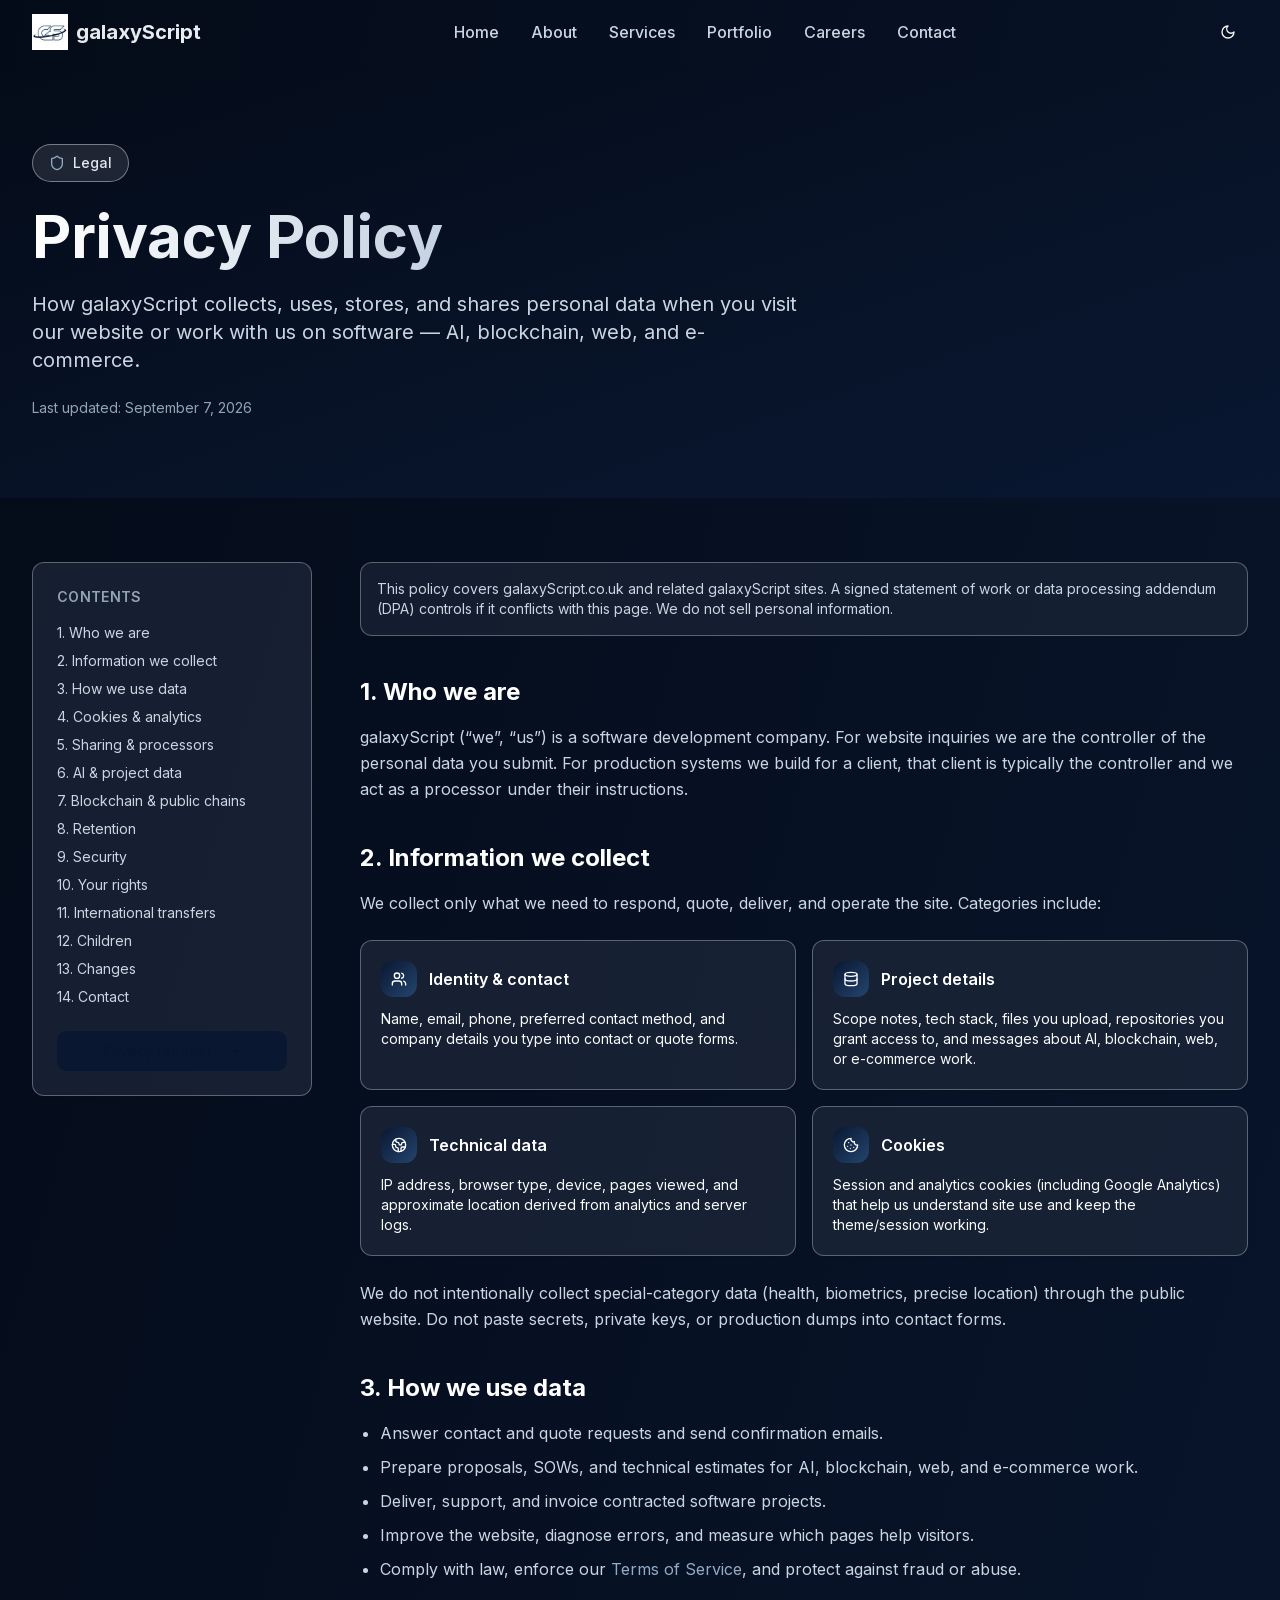
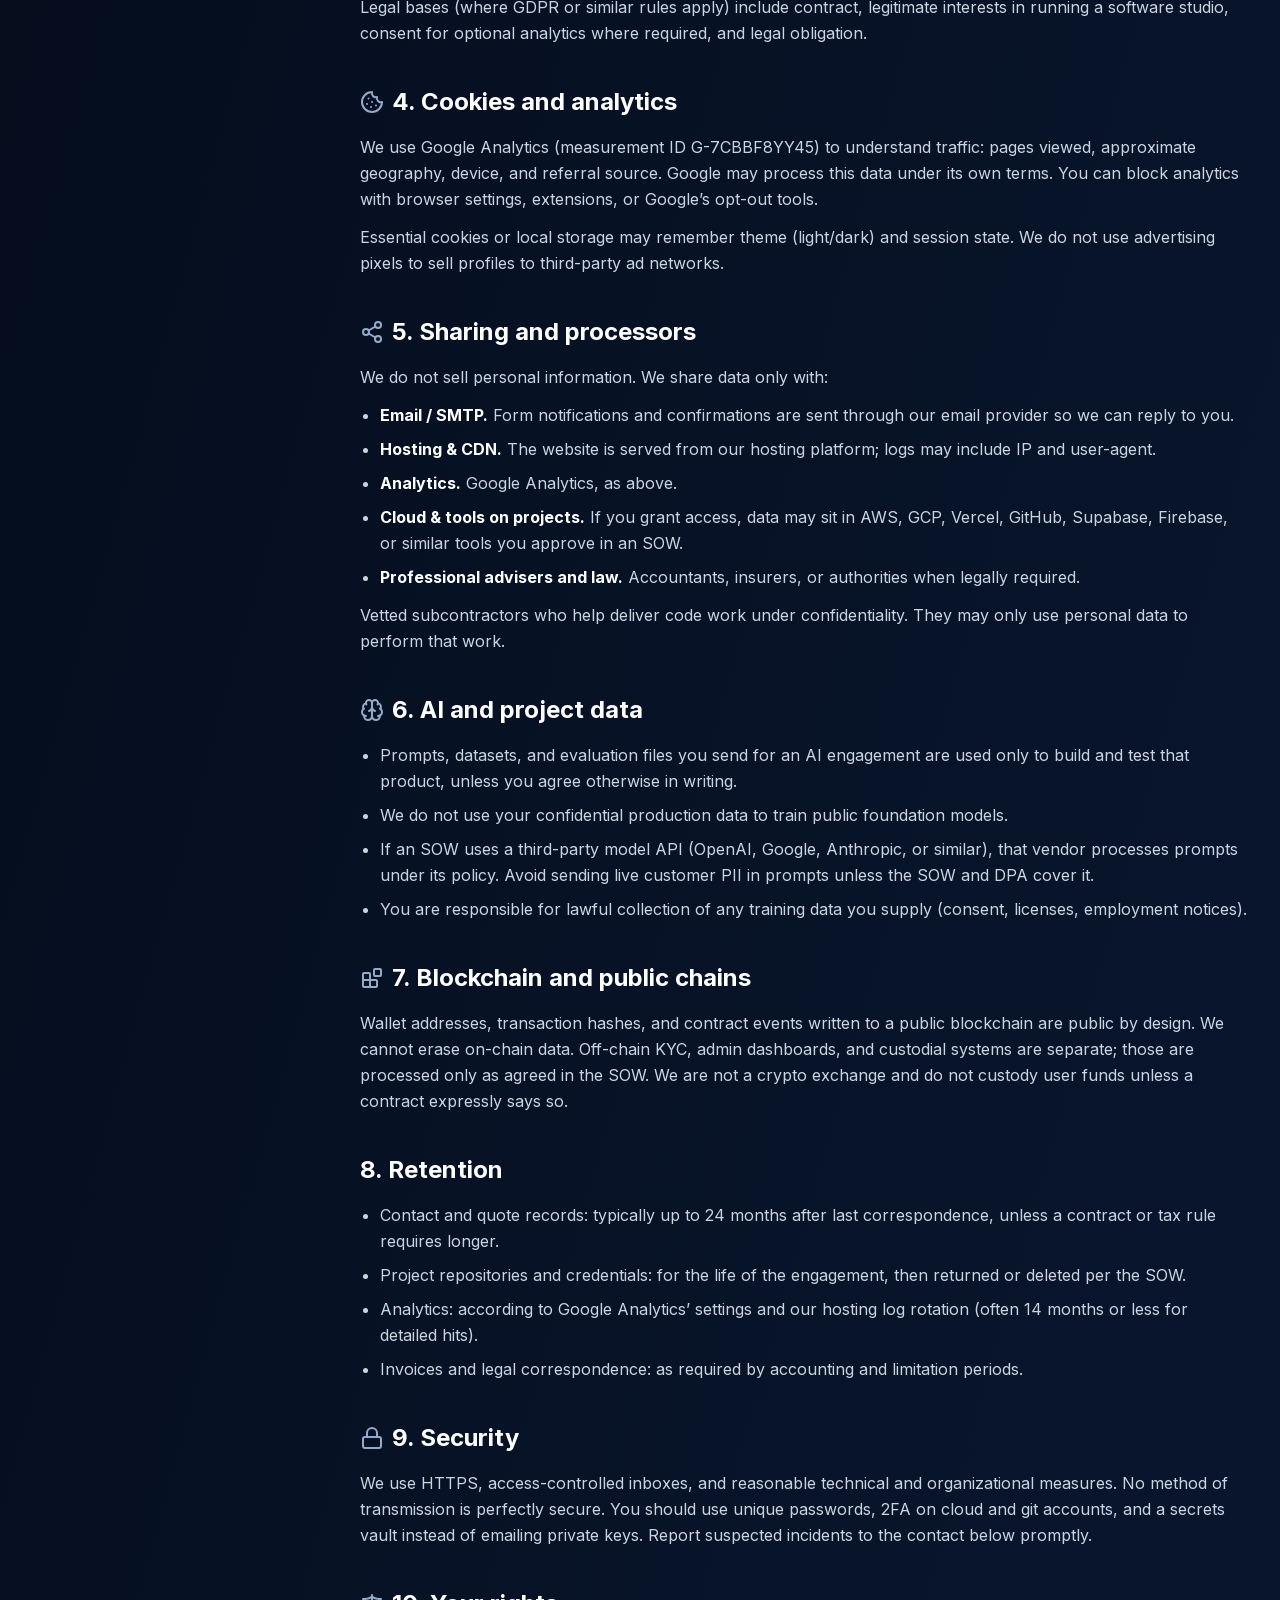
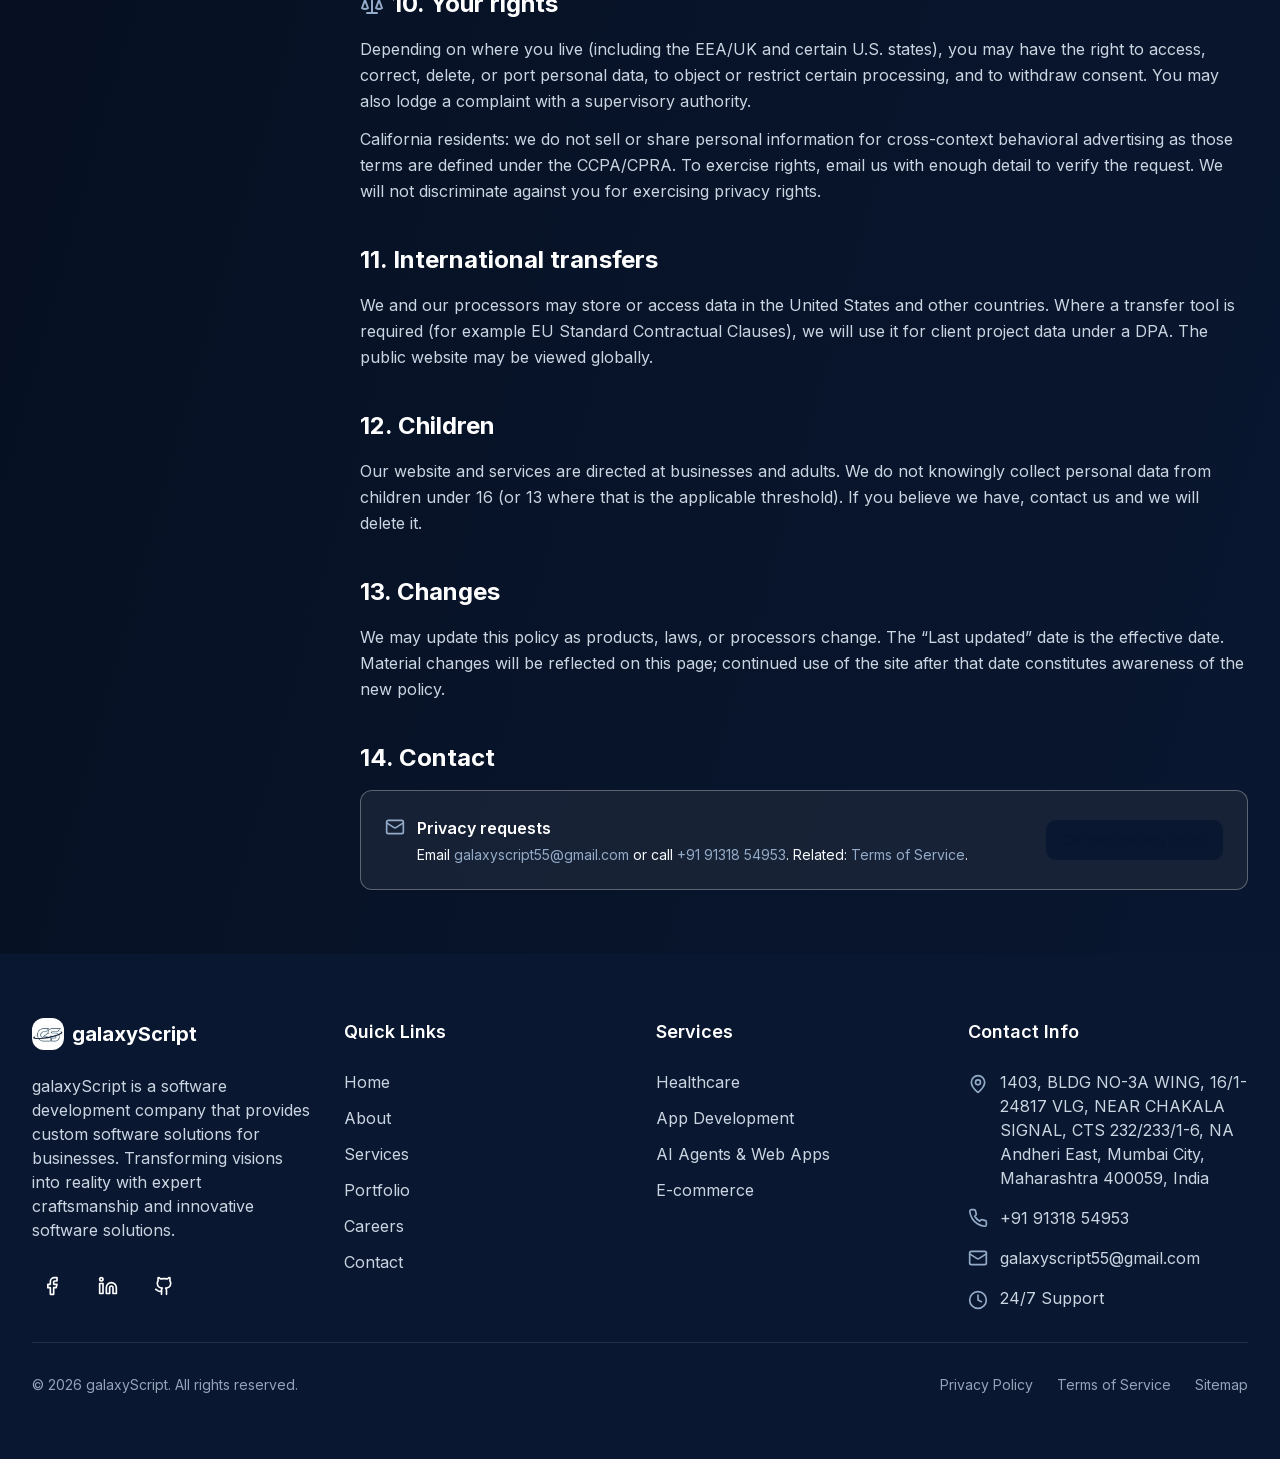
<file: privacy.html>
<!DOCTYPE html><html lang="en"><head><meta charSet="utf-8"/><meta name="viewport" content="width=device-width, initial-scale=1"/><link rel="preload" as="image" href="/_next/static/media/company-logo.4715b9fb.jpg" fetchPriority="high"/><link rel="stylesheet" href="/_next/static/css/41d644d78b6698e5.css" data-precedence="next"/><link rel="stylesheet" href="/_next/static/css/da6e9b4a73108890.css" data-precedence="next"/><link rel="preload" as="script" fetchPriority="low" href="/_next/static/chunks/webpack-cb650dbaab01d669.js"/><script src="/_next/static/chunks/fd9d1056-9abfb49807193c16.js" async=""></script><script src="/_next/static/chunks/117-f1ce64ccbaf6ced5.js" async=""></script><script src="/_next/static/chunks/main-app-309e77ff8b8e6203.js" async=""></script><script src="/_next/static/chunks/972-e40179fadf565b57.js" async=""></script><script src="/_next/static/chunks/app/privacy/page-4ad5fe0edaa34729.js" async=""></script><script src="/_next/static/chunks/203-cdb6b2518a91c66d.js" async=""></script><script src="/_next/static/chunks/878-c3005250de6bd8cd.js" async=""></script><script src="/_next/static/chunks/app/layout-160cb5ec0fcdd004.js" async=""></script><script src="/_next/static/chunks/app/page-4a0882ed3319b7eb.js" async=""></script><link rel="preload" href="https://www.googletagmanager.com/gtag/js?id=G-7CBBF8YY45" as="script"/><link rel="icon" href="/favicon.png"/><title>Privacy Policy | galaxyScript</title><meta name="description" content="How galaxyScript collects, uses, and protects personal data across our website and software development services."/><meta name="keywords" content="software development, custom software solutions, software development company, software development services, software development agency, software development company, software development services, software development agency"/><link rel="canonical" href="https://www.galaxyscript.co.uk/privacy"/><script>document.documentElement.classList.add('js-reveal')</script><script src="/_next/static/chunks/polyfills-42372ed130431b0a.js" noModule=""></script></head><body class="__className_d8ebd1"><script>((e,t,r,n,o,l,a,i)=>{let u=document.documentElement,s=["light","dark"];function c(t){(Array.isArray(e)?e:[e]).forEach(e=>{let r="class"===e,n=r&&l?o.map(e=>l[e]||e):o;r?(u.classList.remove(...n),u.classList.add(l&&l[t]?l[t]:t)):u.setAttribute(e,t)}),i&&s.includes(t)&&(u.style.colorScheme=t)}if(n)c(n);else try{let e=localStorage.getItem(t)||r,n=a&&"system"===e?window.matchMedia("(prefers-color-scheme: dark)").matches?"dark":"light":e;c(n)}catch(e){}})("class","theme","dark",null,["light","dark"],null,true,true)</script><div class="min-h-screen bg-gradient-to-br from-brand-50 via-brand-100 to-brand-200 dark:from-brand-950 dark:via-brand-900 dark:to-brand-800"><div aria-hidden="true" class="pointer-events-none fixed inset-x-0 top-0 z-[60] h-[3px]"><div class="h-full w-full origin-left bg-gradient-to-r from-brand-800 via-indigo-500 to-violet-500 shadow-[0_0_8px_rgba(99,102,241,0.6)]" style="transform:scaleX(0)"></div></div><nav class="fixed top-0 w-full z-50 transition-[background-color,border-color,box-shadow] duration-300 bg-transparent"><div class="max-w-7xl mx-auto px-4 sm:px-6 lg:px-8"><div class="flex justify-between items-center h-16"><a class="flex items-center space-x-2" href="/"><img alt="galaxyScript Logo" fetchPriority="high" width="36" height="36" decoding="async" data-nimg="1" class="w-9 h-9 object-contain" style="color:transparent" src="/_next/static/media/company-logo.4715b9fb.jpg"/><span class="text-xl font-bold bg-gradient-to-r from-brand-800 to-brand-600 bg-clip-text text-transparent dark:text-white/90">galaxyScript</span></a><div class="hidden md:flex items-center space-x-8"><a class="text-slate-700 dark:text-slate-300 hover:text-brand-700 dark:hover:text-brand-300 transition-colors duration-200 font-medium" href="/">Home</a><a class="text-slate-700 dark:text-slate-300 hover:text-brand-700 dark:hover:text-brand-300 transition-colors duration-200 font-medium" href="/#about">About</a><a class="text-slate-700 dark:text-slate-300 hover:text-brand-700 dark:hover:text-brand-300 transition-colors duration-200 font-medium" href="/services">Services</a><a class="text-slate-700 dark:text-slate-300 hover:text-brand-700 dark:hover:text-brand-300 transition-colors duration-200 font-medium" href="/portfolio">Portfolio</a><a class="text-slate-700 dark:text-slate-300 hover:text-brand-700 dark:hover:text-brand-300 transition-colors duration-200 font-medium" href="/careers">Careers</a><a class="text-slate-700 dark:text-slate-300 hover:text-brand-700 dark:hover:text-brand-300 transition-colors duration-200 font-medium" href="/contact">Contact</a></div><div class="hidden md:flex items-center space-x-4"><button class="inline-flex items-center justify-center gap-2 whitespace-nowrap rounded-md text-sm font-medium ring-offset-background transition-colors focus-visible:outline-none focus-visible:ring-2 focus-visible:ring-ring focus-visible:ring-offset-2 disabled:pointer-events-none disabled:opacity-50 [&amp;_svg]:pointer-events-none [&amp;_svg]:size-4 [&amp;_svg]:shrink-0 hover:text-accent-foreground h-10 w-10 hover:bg-white/20 dark:hover:bg-slate-800/20"><svg xmlns="http://www.w3.org/2000/svg" width="24" height="24" viewBox="0 0 24 24" fill="none" stroke="currentColor" stroke-width="2" stroke-linecap="round" stroke-linejoin="round" class="lucide lucide-sun h-5 w-5 rotate-0 scale-100 transition-transform dark:-rotate-90 dark:scale-0"><circle cx="12" cy="12" r="4"></circle><path d="M12 2v2"></path><path d="M12 20v2"></path><path d="m4.93 4.93 1.41 1.41"></path><path d="m17.66 17.66 1.41 1.41"></path><path d="M2 12h2"></path><path d="M20 12h2"></path><path d="m6.34 17.66-1.41 1.41"></path><path d="m19.07 4.93-1.41 1.41"></path></svg><svg xmlns="http://www.w3.org/2000/svg" width="24" height="24" viewBox="0 0 24 24" fill="none" stroke="currentColor" stroke-width="2" stroke-linecap="round" stroke-linejoin="round" class="lucide lucide-moon absolute h-5 w-5 rotate-90 scale-0 transition-transform dark:rotate-0 dark:scale-100"><path d="M12 3a6 6 0 0 0 9 9 9 9 0 1 1-9-9Z"></path></svg><span class="sr-only">Toggle theme</span></button></div><div class="md:hidden flex items-center space-x-2"><button class="inline-flex items-center justify-center gap-2 whitespace-nowrap rounded-md text-sm font-medium ring-offset-background transition-colors focus-visible:outline-none focus-visible:ring-2 focus-visible:ring-ring focus-visible:ring-offset-2 disabled:pointer-events-none disabled:opacity-50 [&amp;_svg]:pointer-events-none [&amp;_svg]:size-4 [&amp;_svg]:shrink-0 hover:text-accent-foreground h-10 w-10 hover:bg-white/20 dark:hover:bg-slate-800/20"><svg xmlns="http://www.w3.org/2000/svg" width="24" height="24" viewBox="0 0 24 24" fill="none" stroke="currentColor" stroke-width="2" stroke-linecap="round" stroke-linejoin="round" class="lucide lucide-sun h-5 w-5 rotate-0 scale-100 transition-transform dark:-rotate-90 dark:scale-0"><circle cx="12" cy="12" r="4"></circle><path d="M12 2v2"></path><path d="M12 20v2"></path><path d="m4.93 4.93 1.41 1.41"></path><path d="m17.66 17.66 1.41 1.41"></path><path d="M2 12h2"></path><path d="M20 12h2"></path><path d="m6.34 17.66-1.41 1.41"></path><path d="m19.07 4.93-1.41 1.41"></path></svg><svg xmlns="http://www.w3.org/2000/svg" width="24" height="24" viewBox="0 0 24 24" fill="none" stroke="currentColor" stroke-width="2" stroke-linecap="round" stroke-linejoin="round" class="lucide lucide-moon absolute h-5 w-5 rotate-90 scale-0 transition-transform dark:rotate-0 dark:scale-100"><path d="M12 3a6 6 0 0 0 9 9 9 9 0 1 1-9-9Z"></path></svg><span class="sr-only">Toggle theme</span></button><button class="inline-flex items-center justify-center gap-2 whitespace-nowrap rounded-md text-sm font-medium ring-offset-background transition-colors focus-visible:outline-none focus-visible:ring-2 focus-visible:ring-ring focus-visible:ring-offset-2 disabled:pointer-events-none disabled:opacity-50 [&amp;_svg]:pointer-events-none [&amp;_svg]:size-4 [&amp;_svg]:shrink-0 hover:bg-accent hover:text-accent-foreground h-10 w-10"><svg xmlns="http://www.w3.org/2000/svg" width="24" height="24" viewBox="0 0 24 24" fill="none" stroke="currentColor" stroke-width="2" stroke-linecap="round" stroke-linejoin="round" class="lucide lucide-menu w-5 h-5"><line x1="4" x2="20" y1="12" y2="12"></line><line x1="4" x2="20" y1="6" y2="6"></line><line x1="4" x2="20" y1="18" y2="18"></line></svg></button></div></div></div></nav><main><div class="min-h-screen pt-16"><section class="py-20 px-4 sm:px-6 lg:px-8 bg-gradient-to-br from-brand-50 via-brand-100 to-brand-200 dark:from-brand-950 dark:via-brand-900 dark:to-brand-800"><div class="max-w-7xl mx-auto"><div class="inline-flex items-center px-4 py-2 rounded-full bg-white/70 dark:bg-white/10 backdrop-blur-sm border border-white/40 mb-6"><svg xmlns="http://www.w3.org/2000/svg" width="24" height="24" viewBox="0 0 24 24" fill="none" stroke="currentColor" stroke-width="2" stroke-linecap="round" stroke-linejoin="round" class="lucide lucide-shield w-4 h-4 text-brand-700 dark:text-brand-300 mr-2"><path d="M20 13c0 5-3.5 7.5-7.66 8.95a1 1 0 0 1-.67-.01C7.5 20.5 4 18 4 13V6a1 1 0 0 1 1-1c2 0 4.5-1.2 6.24-2.72a1.17 1.17 0 0 1 1.52 0C14.51 3.81 17 5 19 5a1 1 0 0 1 1 1z"></path></svg><span class="text-sm font-medium text-slate-700 dark:text-slate-200">Legal</span></div><h1 class="text-4xl md:text-5xl lg:text-6xl font-bold mb-6"><span class="bg-gradient-to-r from-brand-950 via-brand-800 to-brand-700 dark:from-white dark:via-brand-100 dark:to-brand-200 bg-clip-text text-transparent">Privacy Policy</span></h1><p class="text-lg md:text-xl text-slate-600 dark:text-slate-300 max-w-3xl mb-6">How galaxyScript collects, uses, stores, and shares personal data when you visit our website or work with us on software — AI, blockchain, web, and e-commerce.</p><p class="text-sm text-slate-500 dark:text-slate-400">Last updated: September 7, 2026</p></div></section><section class="py-16 px-4 sm:px-6 lg:px-8"><div class="max-w-7xl mx-auto grid lg:grid-cols-[280px_1fr] gap-12"><aside class="lg:sticky lg:top-24 h-fit"><div class="rounded-lg border text-card-foreground shadow-sm bg-white/70 dark:bg-slate-800/70 border-white/30"><div class="p-6"><h2 class="text-sm font-semibold uppercase tracking-wide text-slate-500 dark:text-slate-400 mb-4">Contents</h2><nav class="space-y-2"><a href="#who" class="block text-sm text-slate-600 dark:text-slate-300 hover:text-brand-700 dark:hover:text-brand-300 transition-colors">1. Who we are</a><a href="#collect" class="block text-sm text-slate-600 dark:text-slate-300 hover:text-brand-700 dark:hover:text-brand-300 transition-colors">2. Information we collect</a><a href="#use" class="block text-sm text-slate-600 dark:text-slate-300 hover:text-brand-700 dark:hover:text-brand-300 transition-colors">3. How we use data</a><a href="#cookies" class="block text-sm text-slate-600 dark:text-slate-300 hover:text-brand-700 dark:hover:text-brand-300 transition-colors">4. Cookies &amp; analytics</a><a href="#share" class="block text-sm text-slate-600 dark:text-slate-300 hover:text-brand-700 dark:hover:text-brand-300 transition-colors">5. Sharing &amp; processors</a><a href="#ai" class="block text-sm text-slate-600 dark:text-slate-300 hover:text-brand-700 dark:hover:text-brand-300 transition-colors">6. AI &amp; project data</a><a href="#blockchain" class="block text-sm text-slate-600 dark:text-slate-300 hover:text-brand-700 dark:hover:text-brand-300 transition-colors">7. Blockchain &amp; public chains</a><a href="#retention" class="block text-sm text-slate-600 dark:text-slate-300 hover:text-brand-700 dark:hover:text-brand-300 transition-colors">8. Retention</a><a href="#security" class="block text-sm text-slate-600 dark:text-slate-300 hover:text-brand-700 dark:hover:text-brand-300 transition-colors">9. Security</a><a href="#rights" class="block text-sm text-slate-600 dark:text-slate-300 hover:text-brand-700 dark:hover:text-brand-300 transition-colors">10. Your rights</a><a href="#international" class="block text-sm text-slate-600 dark:text-slate-300 hover:text-brand-700 dark:hover:text-brand-300 transition-colors">11. International transfers</a><a href="#children" class="block text-sm text-slate-600 dark:text-slate-300 hover:text-brand-700 dark:hover:text-brand-300 transition-colors">12. Children</a><a href="#changes" class="block text-sm text-slate-600 dark:text-slate-300 hover:text-brand-700 dark:hover:text-brand-300 transition-colors">13. Changes</a><a href="#contact" class="block text-sm text-slate-600 dark:text-slate-300 hover:text-brand-700 dark:hover:text-brand-300 transition-colors">14. Contact</a></nav><a class="inline-flex items-center justify-center gap-2 whitespace-nowrap rounded-md text-sm font-medium ring-offset-background transition-colors focus-visible:outline-none focus-visible:ring-2 focus-visible:ring-ring focus-visible:ring-offset-2 disabled:pointer-events-none disabled:opacity-50 [&amp;_svg]:pointer-events-none [&amp;_svg]:size-4 [&amp;_svg]:shrink-0 text-primary-foreground h-10 px-4 py-2 w-full mt-6 bg-brand-800 hover:bg-brand-700" href="/contact">Privacy request<svg xmlns="http://www.w3.org/2000/svg" width="24" height="24" viewBox="0 0 24 24" fill="none" stroke="currentColor" stroke-width="2" stroke-linecap="round" stroke-linejoin="round" class="lucide lucide-arrow-right w-4 h-4 ml-2"><path d="M5 12h14"></path><path d="m12 5 7 7-7 7"></path></svg></a></div></div></aside><div class="space-y-10 text-slate-700 dark:text-slate-300 leading-relaxed"><p class="text-sm bg-white/60 dark:bg-slate-800/60 border border-white/30 rounded-xl p-4">This policy covers galaxyScript.co.uk and related galaxyScript sites. A signed statement of work or data processing addendum (DPA) controls if it conflicts with this page. We do not sell personal information.</p><section id="who" class="scroll-mt-24"><h2 class="text-2xl font-bold text-slate-900 dark:text-white mb-4">1. Who we are</h2><p>galaxyScript (“we”, “us”) is a software development company. For website inquiries we are the controller of the personal data you submit. For production systems we build for a client, that client is typically the controller and we act as a processor under their instructions.</p></section><section id="collect" class="scroll-mt-24"><h2 class="text-2xl font-bold text-slate-900 dark:text-white mb-4">2. Information we collect</h2><p class="mb-6">We collect only what we need to respond, quote, deliver, and operate the site. Categories include:</p><div class="grid md:grid-cols-2 gap-4"><div class="rounded-lg border text-card-foreground shadow-sm bg-white/70 dark:bg-slate-800/70 border-white/30"><div class="p-5"><div class="flex items-center gap-3 mb-3"><div class="w-9 h-9 rounded-lg bg-gradient-to-br from-brand-800 to-brand-600 flex items-center justify-center"><svg xmlns="http://www.w3.org/2000/svg" width="24" height="24" viewBox="0 0 24 24" fill="none" stroke="currentColor" stroke-width="2" stroke-linecap="round" stroke-linejoin="round" class="lucide lucide-users w-4 h-4 text-white"><path d="M16 21v-2a4 4 0 0 0-4-4H6a4 4 0 0 0-4 4v2"></path><circle cx="9" cy="7" r="4"></circle><path d="M22 21v-2a4 4 0 0 0-3-3.87"></path><path d="M16 3.13a4 4 0 0 1 0 7.75"></path></svg></div><h3 class="font-semibold text-slate-900 dark:text-white">Identity &amp; contact</h3></div><p class="text-sm">Name, email, phone, preferred contact method, and company details you type into contact or quote forms.</p></div></div><div class="rounded-lg border text-card-foreground shadow-sm bg-white/70 dark:bg-slate-800/70 border-white/30"><div class="p-5"><div class="flex items-center gap-3 mb-3"><div class="w-9 h-9 rounded-lg bg-gradient-to-br from-brand-800 to-brand-600 flex items-center justify-center"><svg xmlns="http://www.w3.org/2000/svg" width="24" height="24" viewBox="0 0 24 24" fill="none" stroke="currentColor" stroke-width="2" stroke-linecap="round" stroke-linejoin="round" class="lucide lucide-database w-4 h-4 text-white"><ellipse cx="12" cy="5" rx="9" ry="3"></ellipse><path d="M3 5V19A9 3 0 0 0 21 19V5"></path><path d="M3 12A9 3 0 0 0 21 12"></path></svg></div><h3 class="font-semibold text-slate-900 dark:text-white">Project details</h3></div><p class="text-sm">Scope notes, tech stack, files you upload, repositories you grant access to, and messages about AI, blockchain, web, or e-commerce work.</p></div></div><div class="rounded-lg border text-card-foreground shadow-sm bg-white/70 dark:bg-slate-800/70 border-white/30"><div class="p-5"><div class="flex items-center gap-3 mb-3"><div class="w-9 h-9 rounded-lg bg-gradient-to-br from-brand-800 to-brand-600 flex items-center justify-center"><svg xmlns="http://www.w3.org/2000/svg" width="24" height="24" viewBox="0 0 24 24" fill="none" stroke="currentColor" stroke-width="2" stroke-linecap="round" stroke-linejoin="round" class="lucide lucide-earth w-4 h-4 text-white"><path d="M21.54 15H17a2 2 0 0 0-2 2v4.54"></path><path d="M7 3.34V5a3 3 0 0 0 3 3a2 2 0 0 1 2 2c0 1.1.9 2 2 2a2 2 0 0 0 2-2c0-1.1.9-2 2-2h3.17"></path><path d="M11 21.95V18a2 2 0 0 0-2-2a2 2 0 0 1-2-2v-1a2 2 0 0 0-2-2H2.05"></path><circle cx="12" cy="12" r="10"></circle></svg></div><h3 class="font-semibold text-slate-900 dark:text-white">Technical data</h3></div><p class="text-sm">IP address, browser type, device, pages viewed, and approximate location derived from analytics and server logs.</p></div></div><div class="rounded-lg border text-card-foreground shadow-sm bg-white/70 dark:bg-slate-800/70 border-white/30"><div class="p-5"><div class="flex items-center gap-3 mb-3"><div class="w-9 h-9 rounded-lg bg-gradient-to-br from-brand-800 to-brand-600 flex items-center justify-center"><svg xmlns="http://www.w3.org/2000/svg" width="24" height="24" viewBox="0 0 24 24" fill="none" stroke="currentColor" stroke-width="2" stroke-linecap="round" stroke-linejoin="round" class="lucide lucide-cookie w-4 h-4 text-white"><path d="M12 2a10 10 0 1 0 10 10 4 4 0 0 1-5-5 4 4 0 0 1-5-5"></path><path d="M8.5 8.5v.01"></path><path d="M16 15.5v.01"></path><path d="M12 12v.01"></path><path d="M11 17v.01"></path><path d="M7 14v.01"></path></svg></div><h3 class="font-semibold text-slate-900 dark:text-white">Cookies</h3></div><p class="text-sm">Session and analytics cookies (including Google Analytics) that help us understand site use and keep the theme/session working.</p></div></div></div><p class="mt-6">We do not intentionally collect special-category data (health, biometrics, precise location) through the public website. Do not paste secrets, private keys, or production dumps into contact forms.</p></section><section id="use" class="scroll-mt-24"><h2 class="text-2xl font-bold text-slate-900 dark:text-white mb-4">3. How we use data</h2><ul class="list-disc pl-5 space-y-2"><li>Answer contact and quote requests and send confirmation emails.</li><li>Prepare proposals, SOWs, and technical estimates for AI, blockchain, web, and e-commerce work.</li><li>Deliver, support, and invoice contracted software projects.</li><li>Improve the website, diagnose errors, and measure which pages help visitors.</li><li>Comply with law, enforce our<!-- --> <a class="text-brand-700 dark:text-brand-300 hover:underline" href="/terms">Terms of Service</a>, and protect against fraud or abuse.</li></ul><p class="mt-3">Legal bases (where GDPR or similar rules apply) include contract, legitimate interests in running a software studio, consent for optional analytics where required, and legal obligation.</p></section><section id="cookies" class="scroll-mt-24"><h2 class="text-2xl font-bold text-slate-900 dark:text-white mb-4 flex items-center gap-2"><svg xmlns="http://www.w3.org/2000/svg" width="24" height="24" viewBox="0 0 24 24" fill="none" stroke="currentColor" stroke-width="2" stroke-linecap="round" stroke-linejoin="round" class="lucide lucide-cookie w-6 h-6 text-brand-700 dark:text-brand-300"><path d="M12 2a10 10 0 1 0 10 10 4 4 0 0 1-5-5 4 4 0 0 1-5-5"></path><path d="M8.5 8.5v.01"></path><path d="M16 15.5v.01"></path><path d="M12 12v.01"></path><path d="M11 17v.01"></path><path d="M7 14v.01"></path></svg>4. Cookies and analytics</h2><p class="mb-3">We use Google Analytics (measurement ID G-7CBBF8YY45) to understand traffic: pages viewed, approximate geography, device, and referral source. Google may process this data under its own terms. You can block analytics with browser settings, extensions, or Google’s opt-out tools.</p><p>Essential cookies or local storage may remember theme (light/dark) and session state. We do not use advertising pixels to sell profiles to third-party ad networks.</p></section><section id="share" class="scroll-mt-24"><h2 class="text-2xl font-bold text-slate-900 dark:text-white mb-4 flex items-center gap-2"><svg xmlns="http://www.w3.org/2000/svg" width="24" height="24" viewBox="0 0 24 24" fill="none" stroke="currentColor" stroke-width="2" stroke-linecap="round" stroke-linejoin="round" class="lucide lucide-share2 w-6 h-6 text-brand-700 dark:text-brand-300"><circle cx="18" cy="5" r="3"></circle><circle cx="6" cy="12" r="3"></circle><circle cx="18" cy="19" r="3"></circle><line x1="8.59" x2="15.42" y1="13.51" y2="17.49"></line><line x1="15.41" x2="8.59" y1="6.51" y2="10.49"></line></svg>5. Sharing and processors</h2><p class="mb-3">We do not sell personal information. We share data only with:</p><ul class="list-disc pl-5 space-y-2"><li><strong class="text-slate-900 dark:text-white">Email / SMTP.</strong> Form notifications and confirmations are sent through our email provider so we can reply to you.</li><li><strong class="text-slate-900 dark:text-white">Hosting &amp; CDN.</strong> The website is served from our hosting platform; logs may include IP and user-agent.</li><li><strong class="text-slate-900 dark:text-white">Analytics.</strong> Google Analytics, as above.</li><li><strong class="text-slate-900 dark:text-white">Cloud &amp; tools on projects.</strong> If you grant access, data may sit in AWS, GCP, Vercel, GitHub, Supabase, Firebase, or similar tools you approve in an SOW.</li><li><strong class="text-slate-900 dark:text-white">Professional advisers and law.</strong> Accountants, insurers, or authorities when legally required.</li></ul><p class="mt-3">Vetted subcontractors who help deliver code work under confidentiality. They may only use personal data to perform that work.</p></section><section id="ai" class="scroll-mt-24"><h2 class="text-2xl font-bold text-slate-900 dark:text-white mb-4 flex items-center gap-2"><svg xmlns="http://www.w3.org/2000/svg" width="24" height="24" viewBox="0 0 24 24" fill="none" stroke="currentColor" stroke-width="2" stroke-linecap="round" stroke-linejoin="round" class="lucide lucide-brain w-6 h-6 text-brand-700 dark:text-brand-300"><path d="M12 5a3 3 0 1 0-5.997.125 4 4 0 0 0-2.526 5.77 4 4 0 0 0 .556 6.588A4 4 0 1 0 12 18Z"></path><path d="M12 5a3 3 0 1 1 5.997.125 4 4 0 0 1 2.526 5.77 4 4 0 0 1-.556 6.588A4 4 0 1 1 12 18Z"></path><path d="M15 13a4.5 4.5 0 0 1-3-4 4.5 4.5 0 0 1-3 4"></path><path d="M17.599 6.5a3 3 0 0 0 .399-1.375"></path><path d="M6.003 5.125A3 3 0 0 0 6.401 6.5"></path><path d="M3.477 10.896a4 4 0 0 1 .585-.396"></path><path d="M19.938 10.5a4 4 0 0 1 .585.396"></path><path d="M6 18a4 4 0 0 1-1.967-.516"></path><path d="M19.967 17.484A4 4 0 0 1 18 18"></path></svg>6. AI and project data</h2><ul class="list-disc pl-5 space-y-2"><li>Prompts, datasets, and evaluation files you send for an AI engagement are used only to build and test that product, unless you agree otherwise in writing.</li><li>We do not use your confidential production data to train public foundation models.</li><li>If an SOW uses a third-party model API (OpenAI, Google, Anthropic, or similar), that vendor processes prompts under its policy. Avoid sending live customer PII in prompts unless the SOW and DPA cover it.</li><li>You are responsible for lawful collection of any training data you supply (consent, licenses, employment notices).</li></ul></section><section id="blockchain" class="scroll-mt-24"><h2 class="text-2xl font-bold text-slate-900 dark:text-white mb-4 flex items-center gap-2"><svg xmlns="http://www.w3.org/2000/svg" width="24" height="24" viewBox="0 0 24 24" fill="none" stroke="currentColor" stroke-width="2" stroke-linecap="round" stroke-linejoin="round" class="lucide lucide-blocks w-6 h-6 text-brand-700 dark:text-brand-300"><rect width="7" height="7" x="14" y="3" rx="1"></rect><path d="M10 21V8a1 1 0 0 0-1-1H4a1 1 0 0 0-1 1v12a1 1 0 0 0 1 1h12a1 1 0 0 0 1-1v-5a1 1 0 0 0-1-1H3"></path></svg>7. Blockchain and public chains</h2><p>Wallet addresses, transaction hashes, and contract events written to a public blockchain are public by design. We cannot erase on-chain data. Off-chain KYC, admin dashboards, and custodial systems are separate; those are processed only as agreed in the SOW. We are not a crypto exchange and do not custody user funds unless a contract expressly says so.</p></section><section id="retention" class="scroll-mt-24"><h2 class="text-2xl font-bold text-slate-900 dark:text-white mb-4">8. Retention</h2><ul class="list-disc pl-5 space-y-2"><li>Contact and quote records: typically up to 24 months after last correspondence, unless a contract or tax rule requires longer.</li><li>Project repositories and credentials: for the life of the engagement, then returned or deleted per the SOW.</li><li>Analytics: according to Google Analytics’ settings and our hosting log rotation (often 14 months or less for detailed hits).</li><li>Invoices and legal correspondence: as required by accounting and limitation periods.</li></ul></section><section id="security" class="scroll-mt-24"><h2 class="text-2xl font-bold text-slate-900 dark:text-white mb-4 flex items-center gap-2"><svg xmlns="http://www.w3.org/2000/svg" width="24" height="24" viewBox="0 0 24 24" fill="none" stroke="currentColor" stroke-width="2" stroke-linecap="round" stroke-linejoin="round" class="lucide lucide-lock w-6 h-6 text-brand-700 dark:text-brand-300"><rect width="18" height="11" x="3" y="11" rx="2" ry="2"></rect><path d="M7 11V7a5 5 0 0 1 10 0v4"></path></svg>9. Security</h2><p>We use HTTPS, access-controlled inboxes, and reasonable technical and organizational measures. No method of transmission is perfectly secure. You should use unique passwords, 2FA on cloud and git accounts, and a secrets vault instead of emailing private keys. Report suspected incidents to the contact below promptly.</p></section><section id="rights" class="scroll-mt-24"><h2 class="text-2xl font-bold text-slate-900 dark:text-white mb-4 flex items-center gap-2"><svg xmlns="http://www.w3.org/2000/svg" width="24" height="24" viewBox="0 0 24 24" fill="none" stroke="currentColor" stroke-width="2" stroke-linecap="round" stroke-linejoin="round" class="lucide lucide-scale w-6 h-6 text-brand-700 dark:text-brand-300"><path d="m16 16 3-8 3 8c-.87.65-1.92 1-3 1s-2.13-.35-3-1Z"></path><path d="m2 16 3-8 3 8c-.87.65-1.92 1-3 1s-2.13-.35-3-1Z"></path><path d="M7 21h10"></path><path d="M12 3v18"></path><path d="M3 7h2c2 0 5-1 7-2 2 1 5 2 7 2h2"></path></svg>10. Your rights</h2><p class="mb-3">Depending on where you live (including the EEA/UK and certain U.S. states), you may have the right to access, correct, delete, or port personal data, to object or restrict certain processing, and to withdraw consent. You may also lodge a complaint with a supervisory authority.</p><p>California residents: we do not sell or share personal information for cross-context behavioral advertising as those terms are defined under the CCPA/CPRA. To exercise rights, email us with enough detail to verify the request. We will not discriminate against you for exercising privacy rights.</p></section><section id="international" class="scroll-mt-24"><h2 class="text-2xl font-bold text-slate-900 dark:text-white mb-4">11. International transfers</h2><p>We and our processors may store or access data in the United States and other countries. Where a transfer tool is required (for example EU Standard Contractual Clauses), we will use it for client project data under a DPA. The public website may be viewed globally.</p></section><section id="children" class="scroll-mt-24"><h2 class="text-2xl font-bold text-slate-900 dark:text-white mb-4">12. Children</h2><p>Our website and services are directed at businesses and adults. We do not knowingly collect personal data from children under 16 (or 13 where that is the applicable threshold). If you believe we have, contact us and we will delete it.</p></section><section id="changes" class="scroll-mt-24"><h2 class="text-2xl font-bold text-slate-900 dark:text-white mb-4">13. Changes</h2><p>We may update this policy as products, laws, or processors change. The “Last updated” date is the effective date. Material changes will be reflected on this page; continued use of the site after that date constitutes awareness of the new policy.</p></section><section id="contact" class="scroll-mt-24"><h2 class="text-2xl font-bold text-slate-900 dark:text-white mb-4">14. Contact</h2><div class="rounded-lg border text-card-foreground shadow-sm bg-white/70 dark:bg-slate-800/70 border-white/30"><div class="p-6 flex flex-col sm:flex-row sm:items-center sm:justify-between gap-4"><div class="flex items-start gap-3"><svg xmlns="http://www.w3.org/2000/svg" width="24" height="24" viewBox="0 0 24 24" fill="none" stroke="currentColor" stroke-width="2" stroke-linecap="round" stroke-linejoin="round" class="lucide lucide-mail w-5 h-5 text-brand-700 dark:text-brand-300 mt-0.5"><rect width="20" height="16" x="2" y="4" rx="2"></rect><path d="m22 7-8.97 5.7a1.94 1.94 0 0 1-2.06 0L2 7"></path></svg><div><h3 class="font-semibold text-slate-900 dark:text-white">Privacy requests</h3><p class="text-sm mt-1">Email<!-- --> <a href="mailto:galaxyscript55@gmail.com" class="text-brand-700 dark:text-brand-300 hover:underline">galaxyscript55@gmail.com</a> <!-- -->or call<!-- --> <a href="tel:+919131854953" class="text-brand-700 dark:text-brand-300 hover:underline">+91 91318 54953</a>. Related:<!-- --> <a class="text-brand-700 dark:text-brand-300 hover:underline" href="/terms">Terms of Service</a>.</p></div></div><a class="inline-flex items-center justify-center gap-2 whitespace-nowrap rounded-md text-sm font-medium ring-offset-background transition-colors focus-visible:outline-none focus-visible:ring-2 focus-visible:ring-ring focus-visible:ring-offset-2 disabled:pointer-events-none disabled:opacity-50 [&amp;_svg]:pointer-events-none [&amp;_svg]:size-4 [&amp;_svg]:shrink-0 text-primary-foreground h-10 px-4 py-2 bg-brand-800 hover:bg-brand-700 shrink-0" href="/contact">Contact galaxyScript</a></div></div></section></div></div></section></div></main><footer class="bg-brand-800 text-white"><div class="max-w-7xl mx-auto px-4 sm:px-6 lg:px-8 py-16"><div class="grid md:grid-cols-2 lg:grid-cols-4 gap-8"><div><div class="flex items-center space-x-2 mb-6"><img alt="galaxyScript Logo" loading="lazy" width="32" height="32" decoding="async" data-nimg="1" class="w-8 h-8 object-contain rounded-lg" style="color:transparent" src="/_next/static/media/company-logo.4715b9fb.jpg"/><span class="text-xl font-bold">galaxyScript</span></div><p class="text-slate-300 mb-6">galaxyScript is a software development company that provides custom software solutions for businesses. Transforming visions into reality with expert craftsmanship and innovative software solutions.</p><div class="flex space-x-4"><a target="_blank" rel="noopener noreferrer" aria-label="Facebook" class="hover:bg-brand-700 size-10 flex items-center justify-center rounded-full" href="https://www.facebook.com/share/1FdGRzAFEA/?mibextid=wwXIfr"><svg xmlns="http://www.w3.org/2000/svg" width="24" height="24" viewBox="0 0 24 24" fill="none" stroke="currentColor" stroke-width="2" stroke-linecap="round" stroke-linejoin="round" class="lucide lucide-facebook w-5 h-5"><path d="M18 2h-3a5 5 0 0 0-5 5v3H7v4h3v8h4v-8h3l1-4h-4V7a1 1 0 0 1 1-1h3z"></path></svg></a><a target="_blank" rel="noopener noreferrer" aria-label="LinkedIn" class="hover:bg-brand-700 size-10 flex items-center justify-center rounded-full" href="https://www.linkedin.com/company/13728866/"><svg xmlns="http://www.w3.org/2000/svg" width="24" height="24" viewBox="0 0 24 24" fill="none" stroke="currentColor" stroke-width="2" stroke-linecap="round" stroke-linejoin="round" class="lucide lucide-linkedin w-5 h-5"><path d="M16 8a6 6 0 0 1 6 6v7h-4v-7a2 2 0 0 0-2-2 2 2 0 0 0-2 2v7h-4v-7a6 6 0 0 1 6-6z"></path><rect width="4" height="12" x="2" y="9"></rect><circle cx="4" cy="4" r="2"></circle></svg></a><a target="_blank" class="hover:bg-brand-700 size-10 flex items-center justify-center rounded-full" href="https://github.com/galaxyScriptOrg"><svg xmlns="http://www.w3.org/2000/svg" width="24" height="24" viewBox="0 0 24 24" fill="none" stroke="currentColor" stroke-width="2" stroke-linecap="round" stroke-linejoin="round" class="lucide lucide-github w-5 h-5"><path d="M15 22v-4a4.8 4.8 0 0 0-1-3.5c3 0 6-2 6-5.5.08-1.25-.27-2.48-1-3.5.28-1.15.28-2.35 0-3.5 0 0-1 0-3 1.5-2.64-.5-5.36-.5-8 0C6 2 5 2 5 2c-.3 1.15-.3 2.35 0 3.5A5.403 5.403 0 0 0 4 9c0 3.5 3 5.5 6 5.5-.39.49-.68 1.05-.85 1.65-.17.6-.22 1.23-.15 1.85v4"></path><path d="M9 18c-4.51 2-5-2-7-2"></path></svg></a></div></div><div><h3 class="text-lg font-semibold mb-6">Quick Links</h3><ul class="space-y-3"><li><a class="text-slate-300 hover:text-white transition-colors" href="/">Home</a></li><li><a class="text-slate-300 hover:text-white transition-colors" href="/#about">About</a></li><li><a class="text-slate-300 hover:text-white transition-colors" href="/services">Services</a></li><li><a class="text-slate-300 hover:text-white transition-colors" href="/portfolio">Portfolio</a></li><li><a class="text-slate-300 hover:text-white transition-colors" href="/careers">Careers</a></li><li><a class="text-slate-300 hover:text-white transition-colors" href="/contact">Contact</a></li></ul></div><div><h3 class="text-lg font-semibold mb-6">Services</h3><ul class="space-y-3"><li><a class="text-slate-300 hover:text-white transition-colors" href="/services#healthcare">Healthcare</a></li><li><a class="text-slate-300 hover:text-white transition-colors" href="/services#app">App Development</a></li><li><a class="text-slate-300 hover:text-white transition-colors" href="/services#web">AI Agents &amp; Web Apps</a></li><li><a class="text-slate-300 hover:text-white transition-colors" href="/services#ecommerce">E-commerce</a></li></ul></div><div><h3 class="text-lg font-semibold mb-6">Contact Info</h3><div class="space-y-4"><div class="flex items-start space-x-3"><svg xmlns="http://www.w3.org/2000/svg" width="24" height="24" viewBox="0 0 24 24" fill="none" stroke="currentColor" stroke-width="2" stroke-linecap="round" stroke-linejoin="round" class="lucide lucide-map-pin w-5 h-5 text-brand-300 mt-1 flex-shrink-0"><path d="M20 10c0 4.993-5.539 10.193-7.399 11.799a1 1 0 0 1-1.202 0C9.539 20.193 4 14.993 4 10a8 8 0 0 1 16 0"></path><circle cx="12" cy="10" r="3"></circle></svg><div><p class="text-slate-300">1403, BLDG NO-3A WING, 16/1-24817 VLG, NEAR CHAKALA SIGNAL, CTS 232/233/1-6, NA</p><p class="text-slate-300">Andheri East, Mumbai City, Maharashtra 400059, India</p></div></div><div class="flex items-center space-x-3"><svg xmlns="http://www.w3.org/2000/svg" width="24" height="24" viewBox="0 0 24 24" fill="none" stroke="currentColor" stroke-width="2" stroke-linecap="round" stroke-linejoin="round" class="lucide lucide-phone w-5 h-5 text-brand-300 flex-shrink-0"><path d="M22 16.92v3a2 2 0 0 1-2.18 2 19.79 19.79 0 0 1-8.63-3.07 19.5 19.5 0 0 1-6-6 19.79 19.79 0 0 1-3.07-8.67A2 2 0 0 1 4.11 2h3a2 2 0 0 1 2 1.72 12.84 12.84 0 0 0 .7 2.81 2 2 0 0 1-.45 2.11L8.09 9.91a16 16 0 0 0 6 6l1.27-1.27a2 2 0 0 1 2.11-.45 12.84 12.84 0 0 0 2.81.7A2 2 0 0 1 22 16.92z"></path></svg><p class="text-slate-300">+91 91318 54953</p></div><div class="flex items-center space-x-3"><svg xmlns="http://www.w3.org/2000/svg" width="24" height="24" viewBox="0 0 24 24" fill="none" stroke="currentColor" stroke-width="2" stroke-linecap="round" stroke-linejoin="round" class="lucide lucide-mail w-5 h-5 text-brand-300 flex-shrink-0"><rect width="20" height="16" x="2" y="4" rx="2"></rect><path d="m22 7-8.97 5.7a1.94 1.94 0 0 1-2.06 0L2 7"></path></svg><p class="text-slate-300">galaxyscript55@gmail.com</p></div><div class="flex items-start space-x-3"><svg xmlns="http://www.w3.org/2000/svg" width="24" height="24" viewBox="0 0 24 24" fill="none" stroke="currentColor" stroke-width="2" stroke-linecap="round" stroke-linejoin="round" class="lucide lucide-clock w-5 h-5 text-brand-300 mt-1 flex-shrink-0"><circle cx="12" cy="12" r="10"></circle><polyline points="12 6 12 12 16 14"></polyline></svg><div><p class="text-slate-300">24/7 Support</p></div></div></div></div></div><div class="border-t border-white/10 mt-8 pt-8 flex flex-col md:flex-row justify-between items-center"><p class="text-slate-400 text-sm">© 2026 galaxyScript. All rights reserved.</p><div class="flex space-x-6 mt-4 md:mt-0"><a class="text-slate-400 hover:text-white text-sm transition-colors" href="/privacy">Privacy Policy</a><a class="text-slate-400 hover:text-white text-sm transition-colors" href="/terms">Terms of Service</a><a class="text-slate-400 hover:text-white text-sm transition-colors" href="/sitemap">Sitemap</a></div></div></div></footer></div><script src="/_next/static/chunks/webpack-cb650dbaab01d669.js" async=""></script><script>(self.__next_f=self.__next_f||[]).push([0]);self.__next_f.push([2,null])</script><script>self.__next_f.push([1,"1:HL[\"/_next/static/css/41d644d78b6698e5.css\",\"style\"]\n2:HL[\"/_next/static/css/da6e9b4a73108890.css\",\"style\"]\n"])</script><script>self.__next_f.push([1,"3:I[2846,[],\"\"]\n5:I[2972,[\"972\",\"static/chunks/972-e40179fadf565b57.js\",\"385\",\"static/chunks/app/privacy/page-4ad5fe0edaa34729.js\"],\"\"]\n6:I[4707,[],\"\"]\n7:I[6423,[],\"\"]\n8:I[2798,[\"972\",\"static/chunks/972-e40179fadf565b57.js\",\"203\",\"static/chunks/203-cdb6b2518a91c66d.js\",\"878\",\"static/chunks/878-c3005250de6bd8cd.js\",\"185\",\"static/chunks/app/layout-160cb5ec0fcdd004.js\"],\"ThemeProvider\"]\n9:I[1,[\"972\",\"static/chunks/972-e40179fadf565b57.js\",\"203\",\"static/chunks/203-cdb6b2518a91c66d.js\",\"878\",\"static/chunks/878-c3005250de6bd8cd.js\",\"185\",\"static/chunks/app/layout-160cb5ec0fcdd004.js\"],\"ScrollProgress\"]\na:I[5453,[\"972\",\"static/chunks/972-e40179fadf565b57.js\",\"203\",\"static/chunks/203-cdb6b2518a91c66d.js\",\"878\",\"static/chunks/878-c3005250de6bd8cd.js\",\"185\",\"static/chunks/app/layout-160cb5ec0fcdd004.js\"],\"Navbar\"]\nb:I[5878,[\"972\",\"static/chunks/972-e40179fadf565b57.js\",\"203\",\"static/chunks/203-cdb6b2518a91c66d.js\",\"878\",\"static/chunks/878-c3005250de6bd8cd.js\",\"931\",\"static/chunks/app/page-4a0882ed3319b7eb.js\"],\"Image\"]\nc:I[1618,[\"972\",\"static/chunks/972-e40179fadf565b57.js\",\"203\",\"static/chunks/203-cdb6b2518a91c66d.js\",\"878\",\"static/chunks/878-c3005250de6bd8cd.js\",\"185\",\"static/chunks/app/layout-160cb5ec0fcdd004.js\"],\"ScrollReveal\"]\nd:I[8003,[\"972\",\"static/chunks/972-e40179fadf565b57.js\",\"203\",\"static/chunks/203-cdb6b2518a91c66d.js\",\"878\",\"static/chunks/878-c3005250de6bd8cd.js\",\"185\",\"static/chunks/app/layout-160cb5ec0fcdd004.js\"],\"\"]\nf:I[1060,[],\"\"]\n10:[]\n"])</script><script>self.__next_f.push([1,"0:[\"$\",\"$L3\",null,{\"buildId\":\"4KX-2IoPJvF6ANqi6NaEY\",\"assetPrefix\":\"\",\"urlParts\":[\"\",\"privacy\"],\"initialTree\":[\"\",{\"children\":[\"privacy\",{\"children\":[\"__PAGE__\",{}]}]},\"$undefined\",\"$undefined\",true],\"initialSeedData\":[\"\",{\"children\":[\"privacy\",{\"children\":[\"__PAGE__\",{},[[\"$L4\",[\"$\",\"div\",null,{\"className\":\"min-h-screen pt-16\",\"children\":[[\"$\",\"section\",null,{\"className\":\"py-20 px-4 sm:px-6 lg:px-8 bg-gradient-to-br from-brand-50 via-brand-100 to-brand-200 dark:from-brand-950 dark:via-brand-900 dark:to-brand-800\",\"children\":[\"$\",\"div\",null,{\"className\":\"max-w-7xl mx-auto\",\"children\":[[\"$\",\"div\",null,{\"className\":\"inline-flex items-center px-4 py-2 rounded-full bg-white/70 dark:bg-white/10 backdrop-blur-sm border border-white/40 mb-6\",\"children\":[[\"$\",\"svg\",null,{\"xmlns\":\"http://www.w3.org/2000/svg\",\"width\":24,\"height\":24,\"viewBox\":\"0 0 24 24\",\"fill\":\"none\",\"stroke\":\"currentColor\",\"strokeWidth\":2,\"strokeLinecap\":\"round\",\"strokeLinejoin\":\"round\",\"className\":\"lucide lucide-shield w-4 h-4 text-brand-700 dark:text-brand-300 mr-2\",\"children\":[[\"$\",\"path\",\"oel41y\",{\"d\":\"M20 13c0 5-3.5 7.5-7.66 8.95a1 1 0 0 1-.67-.01C7.5 20.5 4 18 4 13V6a1 1 0 0 1 1-1c2 0 4.5-1.2 6.24-2.72a1.17 1.17 0 0 1 1.52 0C14.51 3.81 17 5 19 5a1 1 0 0 1 1 1z\"}],\"$undefined\"]}],[\"$\",\"span\",null,{\"className\":\"text-sm font-medium text-slate-700 dark:text-slate-200\",\"children\":\"Legal\"}]]}],[\"$\",\"h1\",null,{\"className\":\"text-4xl md:text-5xl lg:text-6xl font-bold mb-6\",\"children\":[\"$\",\"span\",null,{\"className\":\"bg-gradient-to-r from-brand-950 via-brand-800 to-brand-700 dark:from-white dark:via-brand-100 dark:to-brand-200 bg-clip-text text-transparent\",\"children\":\"Privacy Policy\"}]}],[\"$\",\"p\",null,{\"className\":\"text-lg md:text-xl text-slate-600 dark:text-slate-300 max-w-3xl mb-6\",\"children\":\"How galaxyScript collects, uses, stores, and shares personal data when you visit our website or work with us on software — AI, blockchain, web, and e-commerce.\"}],[\"$\",\"p\",null,{\"className\":\"text-sm text-slate-500 dark:text-slate-400\",\"children\":\"Last updated: September 7, 2026\"}]]}]}],[\"$\",\"section\",null,{\"className\":\"py-16 px-4 sm:px-6 lg:px-8\",\"children\":[\"$\",\"div\",null,{\"className\":\"max-w-7xl mx-auto grid lg:grid-cols-[280px_1fr] gap-12\",\"children\":[[\"$\",\"aside\",null,{\"className\":\"lg:sticky lg:top-24 h-fit\",\"children\":[\"$\",\"div\",null,{\"className\":\"rounded-lg border text-card-foreground shadow-sm bg-white/70 dark:bg-slate-800/70 border-white/30\",\"children\":[\"$\",\"div\",null,{\"className\":\"p-6\",\"children\":[[\"$\",\"h2\",null,{\"className\":\"text-sm font-semibold uppercase tracking-wide text-slate-500 dark:text-slate-400 mb-4\",\"children\":\"Contents\"}],[\"$\",\"nav\",null,{\"className\":\"space-y-2\",\"children\":[[\"$\",\"a\",\"who\",{\"href\":\"#who\",\"className\":\"block text-sm text-slate-600 dark:text-slate-300 hover:text-brand-700 dark:hover:text-brand-300 transition-colors\",\"children\":\"1. Who we are\"}],[\"$\",\"a\",\"collect\",{\"href\":\"#collect\",\"className\":\"block text-sm text-slate-600 dark:text-slate-300 hover:text-brand-700 dark:hover:text-brand-300 transition-colors\",\"children\":\"2. Information we collect\"}],[\"$\",\"a\",\"use\",{\"href\":\"#use\",\"className\":\"block text-sm text-slate-600 dark:text-slate-300 hover:text-brand-700 dark:hover:text-brand-300 transition-colors\",\"children\":\"3. How we use data\"}],[\"$\",\"a\",\"cookies\",{\"href\":\"#cookies\",\"className\":\"block text-sm text-slate-600 dark:text-slate-300 hover:text-brand-700 dark:hover:text-brand-300 transition-colors\",\"children\":\"4. Cookies \u0026 analytics\"}],[\"$\",\"a\",\"share\",{\"href\":\"#share\",\"className\":\"block text-sm text-slate-600 dark:text-slate-300 hover:text-brand-700 dark:hover:text-brand-300 transition-colors\",\"children\":\"5. Sharing \u0026 processors\"}],[\"$\",\"a\",\"ai\",{\"href\":\"#ai\",\"className\":\"block text-sm text-slate-600 dark:text-slate-300 hover:text-brand-700 dark:hover:text-brand-300 transition-colors\",\"children\":\"6. AI \u0026 project data\"}],[\"$\",\"a\",\"blockchain\",{\"href\":\"#blockchain\",\"className\":\"block text-sm text-slate-600 dark:text-slate-300 hover:text-brand-700 dark:hover:text-brand-300 transition-colors\",\"children\":\"7. Blockchain \u0026 public chains\"}],[\"$\",\"a\",\"retention\",{\"href\":\"#retention\",\"className\":\"block text-sm text-slate-600 dark:text-slate-300 hover:text-brand-700 dark:hover:text-brand-300 transition-colors\",\"children\":\"8. Retention\"}],[\"$\",\"a\",\"security\",{\"href\":\"#security\",\"className\":\"block text-sm text-slate-600 dark:text-slate-300 hover:text-brand-700 dark:hover:text-brand-300 transition-colors\",\"children\":\"9. Security\"}],[\"$\",\"a\",\"rights\",{\"href\":\"#rights\",\"className\":\"block text-sm text-slate-600 dark:text-slate-300 hover:text-brand-700 dark:hover:text-brand-300 transition-colors\",\"children\":\"10. Your rights\"}],[\"$\",\"a\",\"international\",{\"href\":\"#international\",\"className\":\"block text-sm text-slate-600 dark:text-slate-300 hover:text-brand-700 dark:hover:text-brand-300 transition-colors\",\"children\":\"11. International transfers\"}],[\"$\",\"a\",\"children\",{\"href\":\"#children\",\"className\":\"block text-sm text-slate-600 dark:text-slate-300 hover:text-brand-700 dark:hover:text-brand-300 transition-colors\",\"children\":\"12. Children\"}],[\"$\",\"a\",\"changes\",{\"href\":\"#changes\",\"className\":\"block text-sm text-slate-600 dark:text-slate-300 hover:text-brand-700 dark:hover:text-brand-300 transition-colors\",\"children\":\"13. Changes\"}],[\"$\",\"a\",\"contact\",{\"href\":\"#contact\",\"className\":\"block text-sm text-slate-600 dark:text-slate-300 hover:text-brand-700 dark:hover:text-brand-300 transition-colors\",\"children\":\"14. Contact\"}]]}],[\"$\",\"$L5\",null,{\"href\":\"/contact\",\"children\":[\"Privacy request\",[\"$\",\"svg\",null,{\"xmlns\":\"http://www.w3.org/2000/svg\",\"width\":24,\"height\":24,\"viewBox\":\"0 0 24 24\",\"fill\":\"none\",\"stroke\":\"currentColor\",\"strokeWidth\":2,\"strokeLinecap\":\"round\",\"strokeLinejoin\":\"round\",\"className\":\"lucide lucide-arrow-right w-4 h-4 ml-2\",\"children\":[[\"$\",\"path\",\"1ays0h\",{\"d\":\"M5 12h14\"}],[\"$\",\"path\",\"xquz4c\",{\"d\":\"m12 5 7 7-7 7\"}],\"$undefined\"]}]],\"className\":\"inline-flex items-center justify-center gap-2 whitespace-nowrap rounded-md text-sm font-medium ring-offset-background transition-colors focus-visible:outline-none focus-visible:ring-2 focus-visible:ring-ring focus-visible:ring-offset-2 disabled:pointer-events-none disabled:opacity-50 [\u0026_svg]:pointer-events-none [\u0026_svg]:size-4 [\u0026_svg]:shrink-0 text-primary-foreground h-10 px-4 py-2 w-full mt-6 bg-brand-800 hover:bg-brand-700\"}]]}]}]}],[\"$\",\"div\",null,{\"className\":\"space-y-10 text-slate-700 dark:text-slate-300 leading-relaxed\",\"children\":[[\"$\",\"p\",null,{\"className\":\"text-sm bg-white/60 dark:bg-slate-800/60 border border-white/30 rounded-xl p-4\",\"children\":\"This policy covers galaxyScript.co.uk and related galaxyScript sites. A signed statement of work or data processing addendum (DPA) controls if it conflicts with this page. We do not sell personal information.\"}],[\"$\",\"section\",null,{\"id\":\"who\",\"className\":\"scroll-mt-24\",\"children\":[[\"$\",\"h2\",null,{\"className\":\"text-2xl font-bold text-slate-900 dark:text-white mb-4\",\"children\":\"1. Who we are\"}],[\"$\",\"p\",null,{\"children\":\"galaxyScript (“we”, “us”) is a software development company. For website inquiries we are the controller of the personal data you submit. For production systems we build for a client, that client is typically the controller and we act as a processor under their instructions.\"}]]}],[\"$\",\"section\",null,{\"id\":\"collect\",\"className\":\"scroll-mt-24\",\"children\":[[\"$\",\"h2\",null,{\"className\":\"text-2xl font-bold text-slate-900 dark:text-white mb-4\",\"children\":\"2. Information we collect\"}],[\"$\",\"p\",null,{\"className\":\"mb-6\",\"children\":\"We collect only what we need to respond, quote, deliver, and operate the site. Categories include:\"}],[\"$\",\"div\",null,{\"className\":\"grid md:grid-cols-2 gap-4\",\"children\":[[\"$\",\"div\",null,{\"className\":\"rounded-lg border text-card-foreground shadow-sm bg-white/70 dark:bg-slate-800/70 border-white/30\",\"children\":[\"$\",\"div\",null,{\"className\":\"p-5\",\"children\":[[\"$\",\"div\",null,{\"className\":\"flex items-center gap-3 mb-3\",\"children\":[[\"$\",\"div\",null,{\"className\":\"w-9 h-9 rounded-lg bg-gradient-to-br from-brand-800 to-brand-600 flex items-center justify-center\",\"children\":[\"$\",\"svg\",null,{\"xmlns\":\"http://www.w3.org/2000/svg\",\"width\":24,\"height\":24,\"viewBox\":\"0 0 24 24\",\"fill\":\"none\",\"stroke\":\"currentColor\",\"strokeWidth\":2,\"strokeLinecap\":\"round\",\"strokeLinejoin\":\"round\",\"className\":\"lucide lucide-users w-4 h-4 text-white\",\"children\":[[\"$\",\"path\",\"1yyitq\",{\"d\":\"M16 21v-2a4 4 0 0 0-4-4H6a4 4 0 0 0-4 4v2\"}],[\"$\",\"circle\",\"nufk8\",{\"cx\":\"9\",\"cy\":\"7\",\"r\":\"4\"}],[\"$\",\"path\",\"kshegd\",{\"d\":\"M22 21v-2a4 4 0 0 0-3-3.87\"}],[\"$\",\"path\",\"1da9ce\",{\"d\":\"M16 3.13a4 4 0 0 1 0 7.75\"}],\"$undefined\"]}]}],[\"$\",\"h3\",null,{\"className\":\"font-semibold text-slate-900 dark:text-white\",\"children\":\"Identity \u0026 contact\"}]]}],[\"$\",\"p\",null,{\"className\":\"text-sm\",\"children\":\"Name, email, phone, preferred contact method, and company details you type into contact or quote forms.\"}]]}]}],[\"$\",\"div\",null,{\"className\":\"rounded-lg border text-card-foreground shadow-sm bg-white/70 dark:bg-slate-800/70 border-white/30\",\"children\":[\"$\",\"div\",null,{\"className\":\"p-5\",\"children\":[[\"$\",\"div\",null,{\"className\":\"flex items-center gap-3 mb-3\",\"children\":[[\"$\",\"div\",null,{\"className\":\"w-9 h-9 rounded-lg bg-gradient-to-br from-brand-800 to-brand-600 flex items-center justify-center\",\"children\":[\"$\",\"svg\",null,{\"xmlns\":\"http://www.w3.org/2000/svg\",\"width\":24,\"height\":24,\"viewBox\":\"0 0 24 24\",\"fill\":\"none\",\"stroke\":\"currentColor\",\"strokeWidth\":2,\"strokeLinecap\":\"round\",\"strokeLinejoin\":\"round\",\"className\":\"lucide lucide-database w-4 h-4 text-white\",\"children\":[[\"$\",\"ellipse\",\"msslwz\",{\"cx\":\"12\",\"cy\":\"5\",\"rx\":\"9\",\"ry\":\"3\"}],[\"$\",\"path\",\"1wlel7\",{\"d\":\"M3 5V19A9 3 0 0 0 21 19V5\"}],[\"$\",\"path\",\"mv7ke4\",{\"d\":\"M3 12A9 3 0 0 0 21 12\"}],\"$undefined\"]}]}],[\"$\",\"h3\",null,{\"className\":\"font-semibold text-slate-900 dark:text-white\",\"children\":\"Project details\"}]]}],[\"$\",\"p\",null,{\"className\":\"text-sm\",\"children\":\"Scope notes, tech stack, files you upload, repositories you grant access to, and messages about AI, blockchain, web, or e-commerce work.\"}]]}]}],[\"$\",\"div\",null,{\"className\":\"rounded-lg border text-card-foreground shadow-sm bg-white/70 dark:bg-slate-800/70 border-white/30\",\"children\":[\"$\",\"div\",null,{\"className\":\"p-5\",\"children\":[[\"$\",\"div\",null,{\"className\":\"flex items-center gap-3 mb-3\",\"children\":[[\"$\",\"div\",null,{\"className\":\"w-9 h-9 rounded-lg bg-gradient-to-br from-brand-800 to-brand-600 flex items-center justify-center\",\"children\":[\"$\",\"svg\",null,{\"xmlns\":\"http://www.w3.org/2000/svg\",\"width\":24,\"height\":24,\"viewBox\":\"0 0 24 24\",\"fill\":\"none\",\"stroke\":\"currentColor\",\"strokeWidth\":2,\"strokeLinecap\":\"round\",\"strokeLinejoin\":\"round\",\"className\":\"lucide lucide-earth w-4 h-4 text-white\",\"children\":[[\"$\",\"path\",\"1djwo0\",{\"d\":\"M21.54 15H17a2 2 0 0 0-2 2v4.54\"}],[\"$\",\"path\",\"1tzkfa\",{\"d\":\"M7 3.34V5a3 3 0 0 0 3 3a2 2 0 0 1 2 2c0 1.1.9 2 2 2a2 2 0 0 0 2-2c0-1.1.9-2 2-2h3.17\"}],[\"$\",\"path\",\"14pb5j\",{\"d\":\"M11 21.95V18a2 2 0 0 0-2-2a2 2 0 0 1-2-2v-1a2 2 0 0 0-2-2H2.05\"}],[\"$\",\"circle\",\"1mglay\",{\"cx\":\"12\",\"cy\":\"12\",\"r\":\"10\"}],\"$undefined\"]}]}],[\"$\",\"h3\",null,{\"className\":\"font-semibold text-slate-900 dark:text-white\",\"children\":\"Technical data\"}]]}],[\"$\",\"p\",null,{\"className\":\"text-sm\",\"children\":\"IP address, browser type, device, pages viewed, and approximate location derived from analytics and server logs.\"}]]}]}],[\"$\",\"div\",null,{\"className\":\"rounded-lg border text-card-foreground shadow-sm bg-white/70 dark:bg-slate-800/70 border-white/30\",\"children\":[\"$\",\"div\",null,{\"className\":\"p-5\",\"children\":[[\"$\",\"div\",null,{\"className\":\"flex items-center gap-3 mb-3\",\"children\":[[\"$\",\"div\",null,{\"className\":\"w-9 h-9 rounded-lg bg-gradient-to-br from-brand-800 to-brand-600 flex items-center justify-center\",\"children\":[\"$\",\"svg\",null,{\"xmlns\":\"http://www.w3.org/2000/svg\",\"width\":24,\"height\":24,\"viewBox\":\"0 0 24 24\",\"fill\":\"none\",\"stroke\":\"currentColor\",\"strokeWidth\":2,\"strokeLinecap\":\"round\",\"strokeLinejoin\":\"round\",\"className\":\"lucide lucide-cookie w-4 h-4 text-white\",\"children\":[[\"$\",\"path\",\"laymnq\",{\"d\":\"M12 2a10 10 0 1 0 10 10 4 4 0 0 1-5-5 4 4 0 0 1-5-5\"}],[\"$\",\"path\",\"ue8clq\",{\"d\":\"M8.5 8.5v.01\"}],[\"$\",\"path\",\"14dtrp\",{\"d\":\"M16 15.5v.01\"}],[\"$\",\"path\",\"u5ubse\",{\"d\":\"M12 12v.01\"}],[\"$\",\"path\",\"1hyl5a\",{\"d\":\"M11 17v.01\"}],[\"$\",\"path\",\"uct60s\",{\"d\":\"M7 14v.01\"}],\"$undefined\"]}]}],[\"$\",\"h3\",null,{\"className\":\"font-semibold text-slate-900 dark:text-white\",\"children\":\"Cookies\"}]]}],[\"$\",\"p\",null,{\"className\":\"text-sm\",\"children\":\"Session and analytics cookies (including Google Analytics) that help us understand site use and keep the theme/session working.\"}]]}]}]]}],[\"$\",\"p\",null,{\"className\":\"mt-6\",\"children\":\"We do not intentionally collect special-category data (health, biometrics, precise location) through the public website. Do not paste secrets, private keys, or production dumps into contact forms.\"}]]}],[\"$\",\"section\",null,{\"id\":\"use\",\"className\":\"scroll-mt-24\",\"children\":[[\"$\",\"h2\",null,{\"className\":\"text-2xl font-bold text-slate-900 dark:text-white mb-4\",\"children\":\"3. How we use data\"}],[\"$\",\"ul\",null,{\"className\":\"list-disc pl-5 space-y-2\",\"children\":[[\"$\",\"li\",null,{\"children\":\"Answer contact and quote requests and send confirmation emails.\"}],[\"$\",\"li\",null,{\"children\":\"Prepare proposals, SOWs, and technical estimates for AI, blockchain, web, and e-commerce work.\"}],[\"$\",\"li\",null,{\"children\":\"Deliver, support, and invoice contracted software projects.\"}],[\"$\",\"li\",null,{\"children\":\"Improve the website, diagnose errors, and measure which pages help visitors.\"}],[\"$\",\"li\",null,{\"children\":[\"Comply with law, enforce our\",\" \",[\"$\",\"$L5\",null,{\"href\":\"/terms\",\"className\":\"text-brand-700 dark:text-brand-300 hover:underline\",\"children\":\"Terms of Service\"}],\", and protect against fraud or abuse.\"]}]]}],[\"$\",\"p\",null,{\"className\":\"mt-3\",\"children\":\"Legal bases (where GDPR or similar rules apply) include contract, legitimate interests in running a software studio, consent for optional analytics where required, and legal obligation.\"}]]}],[\"$\",\"section\",null,{\"id\":\"cookies\",\"className\":\"scroll-mt-24\",\"children\":[[\"$\",\"h2\",null,{\"className\":\"text-2xl font-bold text-slate-900 dark:text-white mb-4 flex items-center gap-2\",\"children\":[[\"$\",\"svg\",null,{\"xmlns\":\"http://www.w3.org/2000/svg\",\"width\":24,\"height\":24,\"viewBox\":\"0 0 24 24\",\"fill\":\"none\",\"stroke\":\"currentColor\",\"strokeWidth\":2,\"strokeLinecap\":\"round\",\"strokeLinejoin\":\"round\",\"className\":\"lucide lucide-cookie w-6 h-6 text-brand-700 dark:text-brand-300\",\"children\":[[\"$\",\"path\",\"laymnq\",{\"d\":\"M12 2a10 10 0 1 0 10 10 4 4 0 0 1-5-5 4 4 0 0 1-5-5\"}],[\"$\",\"path\",\"ue8clq\",{\"d\":\"M8.5 8.5v.01\"}],[\"$\",\"path\",\"14dtrp\",{\"d\":\"M16 15.5v.01\"}],[\"$\",\"path\",\"u5ubse\",{\"d\":\"M12 12v.01\"}],[\"$\",\"path\",\"1hyl5a\",{\"d\":\"M11 17v.01\"}],[\"$\",\"path\",\"uct60s\",{\"d\":\"M7 14v.01\"}],\"$undefined\"]}],\"4. Cookies and analytics\"]}],[\"$\",\"p\",null,{\"className\":\"mb-3\",\"children\":\"We use Google Analytics (measurement ID G-7CBBF8YY45) to understand traffic: pages viewed, approximate geography, device, and referral source. Google may process this data under its own terms. You can block analytics with browser settings, extensions, or Google’s opt-out tools.\"}],[\"$\",\"p\",null,{\"children\":\"Essential cookies or local storage may remember theme (light/dark) and session state. We do not use advertising pixels to sell profiles to third-party ad networks.\"}]]}],[\"$\",\"section\",null,{\"id\":\"share\",\"className\":\"scroll-mt-24\",\"children\":[[\"$\",\"h2\",null,{\"className\":\"text-2xl font-bold text-slate-900 dark:text-white mb-4 flex items-center gap-2\",\"children\":[[\"$\",\"svg\",null,{\"xmlns\":\"http://www.w3.org/2000/svg\",\"width\":24,\"height\":24,\"viewBox\":\"0 0 24 24\",\"fill\":\"none\",\"stroke\":\"currentColor\",\"strokeWidth\":2,\"strokeLinecap\":\"round\",\"strokeLinejoin\":\"round\",\"className\":\"lucide lucide-share2 w-6 h-6 text-brand-700 dark:text-brand-300\",\"children\":[[\"$\",\"circle\",\"gq8acd\",{\"cx\":\"18\",\"cy\":\"5\",\"r\":\"3\"}],[\"$\",\"circle\",\"w7nqdw\",{\"cx\":\"6\",\"cy\":\"12\",\"r\":\"3\"}],[\"$\",\"circle\",\"1xt0gg\",{\"cx\":\"18\",\"cy\":\"19\",\"r\":\"3\"}],[\"$\",\"line\",\"47mynk\",{\"x1\":\"8.59\",\"x2\":\"15.42\",\"y1\":\"13.51\",\"y2\":\"17.49\"}],[\"$\",\"line\",\"1n3mei\",{\"x1\":\"15.41\",\"x2\":\"8.59\",\"y1\":\"6.51\",\"y2\":\"10.49\"}],\"$undefined\"]}],\"5. Sharing and processors\"]}],[\"$\",\"p\",null,{\"className\":\"mb-3\",\"children\":\"We do not sell personal information. We share data only with:\"}],[\"$\",\"ul\",null,{\"className\":\"list-disc pl-5 space-y-2\",\"children\":[[\"$\",\"li\",null,{\"children\":[[\"$\",\"strong\",null,{\"className\":\"text-slate-900 dark:text-white\",\"children\":\"Email / SMTP.\"}],\" Form notifications and confirmations are sent through our email provider so we can reply to you.\"]}],[\"$\",\"li\",null,{\"children\":[[\"$\",\"strong\",null,{\"className\":\"text-slate-900 dark:text-white\",\"children\":\"Hosting \u0026 CDN.\"}],\" The website is served from our hosting platform; logs may include IP and user-agent.\"]}],[\"$\",\"li\",null,{\"children\":[[\"$\",\"strong\",null,{\"className\":\"text-slate-900 dark:text-white\",\"children\":\"Analytics.\"}],\" Google Analytics, as above.\"]}],[\"$\",\"li\",null,{\"children\":[[\"$\",\"strong\",null,{\"className\":\"text-slate-900 dark:text-white\",\"children\":\"Cloud \u0026 tools on projects.\"}],\" If you grant access, data may sit in AWS, GCP, Vercel, GitHub, Supabase, Firebase, or similar tools you approve in an SOW.\"]}],[\"$\",\"li\",null,{\"children\":[[\"$\",\"strong\",null,{\"className\":\"text-slate-900 dark:text-white\",\"children\":\"Professional advisers and law.\"}],\" Accountants, insurers, or authorities when legally required.\"]}]]}],[\"$\",\"p\",null,{\"className\":\"mt-3\",\"children\":\"Vetted subcontractors who help deliver code work under confidentiality. They may only use personal data to perform that work.\"}]]}],[\"$\",\"section\",null,{\"id\":\"ai\",\"className\":\"scroll-mt-24\",\"children\":[[\"$\",\"h2\",null,{\"className\":\"text-2xl font-bold text-slate-900 dark:text-white mb-4 flex items-center gap-2\",\"children\":[[\"$\",\"svg\",null,{\"xmlns\":\"http://www.w3.org/2000/svg\",\"width\":24,\"height\":24,\"viewBox\":\"0 0 24 24\",\"fill\":\"none\",\"stroke\":\"currentColor\",\"strokeWidth\":2,\"strokeLinecap\":\"round\",\"strokeLinejoin\":\"round\",\"className\":\"lucide lucide-brain w-6 h-6 text-brand-700 dark:text-brand-300\",\"children\":[[\"$\",\"path\",\"l5xja\",{\"d\":\"M12 5a3 3 0 1 0-5.997.125 4 4 0 0 0-2.526 5.77 4 4 0 0 0 .556 6.588A4 4 0 1 0 12 18Z\"}],[\"$\",\"path\",\"ep3f8r\",{\"d\":\"M12 5a3 3 0 1 1 5.997.125 4 4 0 0 1 2.526 5.77 4 4 0 0 1-.556 6.588A4 4 0 1 1 12 18Z\"}],[\"$\",\"path\",\"1p4c4q\",{\"d\":\"M15 13a4.5 4.5 0 0 1-3-4 4.5 4.5 0 0 1-3 4\"}],[\"$\",\"path\",\"tmeiqw\",{\"d\":\"M17.599 6.5a3 3 0 0 0 .399-1.375\"}],[\"$\",\"path\",\"105sqy\",{\"d\":\"M6.003 5.125A3 3 0 0 0 6.401 6.5\"}],[\"$\",\"path\",\"ql3yin\",{\"d\":\"M3.477 10.896a4 4 0 0 1 .585-.396\"}],[\"$\",\"path\",\"1qfode\",{\"d\":\"M19.938 10.5a4 4 0 0 1 .585.396\"}],[\"$\",\"path\",\"2e4loj\",{\"d\":\"M6 18a4 4 0 0 1-1.967-.516\"}],[\"$\",\"path\",\"159ez6\",{\"d\":\"M19.967 17.484A4 4 0 0 1 18 18\"}],\"$undefined\"]}],\"6. AI and project data\"]}],[\"$\",\"ul\",null,{\"className\":\"list-disc pl-5 space-y-2\",\"children\":[[\"$\",\"li\",null,{\"children\":\"Prompts, datasets, and evaluation files you send for an AI engagement are used only to build and test that product, unless you agree otherwise in writing.\"}],[\"$\",\"li\",null,{\"children\":\"We do not use your confidential production data to train public foundation models.\"}],[\"$\",\"li\",null,{\"children\":\"If an SOW uses a third-party model API (OpenAI, Google, Anthropic, or similar), that vendor processes prompts under its policy. Avoid sending live customer PII in prompts unless the SOW and DPA cover it.\"}],[\"$\",\"li\",null,{\"children\":\"You are responsible for lawful collection of any training data you supply (consent, licenses, employment notices).\"}]]}]]}],[\"$\",\"section\",null,{\"id\":\"blockchain\",\"className\":\"scroll-mt-24\",\"children\":[[\"$\",\"h2\",null,{\"className\":\"text-2xl font-bold text-slate-900 dark:text-white mb-4 flex items-center gap-2\",\"children\":[[\"$\",\"svg\",null,{\"xmlns\":\"http://www.w3.org/2000/svg\",\"width\":24,\"height\":24,\"viewBox\":\"0 0 24 24\",\"fill\":\"none\",\"stroke\":\"currentColor\",\"strokeWidth\":2,\"strokeLinecap\":\"round\",\"strokeLinejoin\":\"round\",\"className\":\"lucide lucide-blocks w-6 h-6 text-brand-700 dark:text-brand-300\",\"children\":[[\"$\",\"rect\",\"6d4xhi\",{\"width\":\"7\",\"height\":\"7\",\"x\":\"14\",\"y\":\"3\",\"rx\":\"1\"}],[\"$\",\"path\",\"1fpvtg\",{\"d\":\"M10 21V8a1 1 0 0 0-1-1H4a1 1 0 0 0-1 1v12a1 1 0 0 0 1 1h12a1 1 0 0 0 1-1v-5a1 1 0 0 0-1-1H3\"}],\"$undefined\"]}],\"7. Blockchain and public chains\"]}],[\"$\",\"p\",null,{\"children\":\"Wallet addresses, transaction hashes, and contract events written to a public blockchain are public by design. We cannot erase on-chain data. Off-chain KYC, admin dashboards, and custodial systems are separate; those are processed only as agreed in the SOW. We are not a crypto exchange and do not custody user funds unless a contract expressly says so.\"}]]}],[\"$\",\"section\",null,{\"id\":\"retention\",\"className\":\"scroll-mt-24\",\"children\":[[\"$\",\"h2\",null,{\"className\":\"text-2xl font-bold text-slate-900 dark:text-white mb-4\",\"children\":\"8. Retention\"}],[\"$\",\"ul\",null,{\"className\":\"list-disc pl-5 space-y-2\",\"children\":[[\"$\",\"li\",null,{\"children\":\"Contact and quote records: typically up to 24 months after last correspondence, unless a contract or tax rule requires longer.\"}],[\"$\",\"li\",null,{\"children\":\"Project repositories and credentials: for the life of the engagement, then returned or deleted per the SOW.\"}],[\"$\",\"li\",null,{\"children\":\"Analytics: according to Google Analytics’ settings and our hosting log rotation (often 14 months or less for detailed hits).\"}],[\"$\",\"li\",null,{\"children\":\"Invoices and legal correspondence: as required by accounting and limitation periods.\"}]]}]]}],[\"$\",\"section\",null,{\"id\":\"security\",\"className\":\"scroll-mt-24\",\"children\":[[\"$\",\"h2\",null,{\"className\":\"text-2xl font-bold text-slate-900 dark:text-white mb-4 flex items-center gap-2\",\"children\":[[\"$\",\"svg\",null,{\"xmlns\":\"http://www.w3.org/2000/svg\",\"width\":24,\"height\":24,\"viewBox\":\"0 0 24 24\",\"fill\":\"none\",\"stroke\":\"currentColor\",\"strokeWidth\":2,\"strokeLinecap\":\"round\",\"strokeLinejoin\":\"round\",\"className\":\"lucide lucide-lock w-6 h-6 text-brand-700 dark:text-brand-300\",\"children\":[[\"$\",\"rect\",\"1w4ew1\",{\"width\":\"18\",\"height\":\"11\",\"x\":\"3\",\"y\":\"11\",\"rx\":\"2\",\"ry\":\"2\"}],[\"$\",\"path\",\"fwvmzm\",{\"d\":\"M7 11V7a5 5 0 0 1 10 0v4\"}],\"$undefined\"]}],\"9. Security\"]}],[\"$\",\"p\",null,{\"children\":\"We use HTTPS, access-controlled inboxes, and reasonable technical and organizational measures. No method of transmission is perfectly secure. You should use unique passwords, 2FA on cloud and git accounts, and a secrets vault instead of emailing private keys. Report suspected incidents to the contact below promptly.\"}]]}],[\"$\",\"section\",null,{\"id\":\"rights\",\"className\":\"scroll-mt-24\",\"children\":[[\"$\",\"h2\",null,{\"className\":\"text-2xl font-bold text-slate-900 dark:text-white mb-4 flex items-center gap-2\",\"children\":[[\"$\",\"svg\",null,{\"xmlns\":\"http://www.w3.org/2000/svg\",\"width\":24,\"height\":24,\"viewBox\":\"0 0 24 24\",\"fill\":\"none\",\"stroke\":\"currentColor\",\"strokeWidth\":2,\"strokeLinecap\":\"round\",\"strokeLinejoin\":\"round\",\"className\":\"lucide lucide-scale w-6 h-6 text-brand-700 dark:text-brand-300\",\"children\":[[\"$\",\"path\",\"7g6ntu\",{\"d\":\"m16 16 3-8 3 8c-.87.65-1.92 1-3 1s-2.13-.35-3-1Z\"}],[\"$\",\"path\",\"ijws7r\",{\"d\":\"m2 16 3-8 3 8c-.87.65-1.92 1-3 1s-2.13-.35-3-1Z\"}],[\"$\",\"path\",\"1b0cd5\",{\"d\":\"M7 21h10\"}],[\"$\",\"path\",\"108xh3\",{\"d\":\"M12 3v18\"}],[\"$\",\"path\",\"3gwbw2\",{\"d\":\"M3 7h2c2 0 5-1 7-2 2 1 5 2 7 2h2\"}],\"$undefined\"]}],\"10. Your rights\"]}],[\"$\",\"p\",null,{\"className\":\"mb-3\",\"children\":\"Depending on where you live (including the EEA/UK and certain U.S. states), you may have the right to access, correct, delete, or port personal data, to object or restrict certain processing, and to withdraw consent. You may also lodge a complaint with a supervisory authority.\"}],[\"$\",\"p\",null,{\"children\":\"California residents: we do not sell or share personal information for cross-context behavioral advertising as those terms are defined under the CCPA/CPRA. To exercise rights, email us with enough detail to verify the request. We will not discriminate against you for exercising privacy rights.\"}]]}],[\"$\",\"section\",null,{\"id\":\"international\",\"className\":\"scroll-mt-24\",\"children\":[[\"$\",\"h2\",null,{\"className\":\"text-2xl font-bold text-slate-900 dark:text-white mb-4\",\"children\":\"11. International transfers\"}],[\"$\",\"p\",null,{\"children\":\"We and our processors may store or access data in the United States and other countries. Where a transfer tool is required (for example EU Standard Contractual Clauses), we will use it for client project data under a DPA. The public website may be viewed globally.\"}]]}],[\"$\",\"section\",null,{\"id\":\"children\",\"className\":\"scroll-mt-24\",\"children\":[[\"$\",\"h2\",null,{\"className\":\"text-2xl font-bold text-slate-900 dark:text-white mb-4\",\"children\":\"12. Children\"}],[\"$\",\"p\",null,{\"children\":\"Our website and services are directed at businesses and adults. We do not knowingly collect personal data from children under 16 (or 13 where that is the applicable threshold). If you believe we have, contact us and we will delete it.\"}]]}],[\"$\",\"section\",null,{\"id\":\"changes\",\"className\":\"scroll-mt-24\",\"children\":[[\"$\",\"h2\",null,{\"className\":\"text-2xl font-bold text-slate-900 dark:text-white mb-4\",\"children\":\"13. Changes\"}],[\"$\",\"p\",null,{\"children\":\"We may update this policy as products, laws, or processors change. The “Last updated” date is the effective date. Material changes will be reflected on this page; continued use of the site after that date constitutes awareness of the new policy.\"}]]}],[\"$\",\"section\",null,{\"id\":\"contact\",\"className\":\"scroll-mt-24\",\"children\":[[\"$\",\"h2\",null,{\"className\":\"text-2xl font-bold text-slate-900 dark:text-white mb-4\",\"children\":\"14. Contact\"}],[\"$\",\"div\",null,{\"className\":\"rounded-lg border text-card-foreground shadow-sm bg-white/70 dark:bg-slate-800/70 border-white/30\",\"children\":[\"$\",\"div\",null,{\"className\":\"p-6 flex flex-col sm:flex-row sm:items-center sm:justify-between gap-4\",\"children\":[[\"$\",\"div\",null,{\"className\":\"flex items-start gap-3\",\"children\":[[\"$\",\"svg\",null,{\"xmlns\":\"http://www.w3.org/2000/svg\",\"width\":24,\"height\":24,\"viewBox\":\"0 0 24 24\",\"fill\":\"none\",\"stroke\":\"currentColor\",\"strokeWidth\":2,\"strokeLinecap\":\"round\",\"strokeLinejoin\":\"round\",\"className\":\"lucide lucide-mail w-5 h-5 text-brand-700 dark:text-brand-300 mt-0.5\",\"children\":[[\"$\",\"rect\",\"18n3k1\",{\"width\":\"20\",\"height\":\"16\",\"x\":\"2\",\"y\":\"4\",\"rx\":\"2\"}],[\"$\",\"path\",\"1ocrg3\",{\"d\":\"m22 7-8.97 5.7a1.94 1.94 0 0 1-2.06 0L2 7\"}],\"$undefined\"]}],[\"$\",\"div\",null,{\"children\":[[\"$\",\"h3\",null,{\"className\":\"font-semibold text-slate-900 dark:text-white\",\"children\":\"Privacy requests\"}],[\"$\",\"p\",null,{\"className\":\"text-sm mt-1\",\"children\":[\"Email\",\" \",[\"$\",\"a\",null,{\"href\":\"mailto:galaxyscript55@gmail.com\",\"className\":\"text-brand-700 dark:text-brand-300 hover:underline\",\"children\":\"galaxyscript55@gmail.com\"}],\" \",\"or call\",\" \",[\"$\",\"a\",null,{\"href\":\"tel:+919131854953\",\"className\":\"text-brand-700 dark:text-brand-300 hover:underline\",\"children\":\"+91 91318 54953\"}],\". Related:\",\" \",[\"$\",\"$L5\",null,{\"href\":\"/terms\",\"className\":\"text-brand-700 dark:text-brand-300 hover:underline\",\"children\":\"Terms of Service\"}],\".\"]}]]}]]}],[\"$\",\"$L5\",null,{\"href\":\"/contact\",\"children\":\"Contact galaxyScript\",\"className\":\"inline-flex items-center justify-center gap-2 whitespace-nowrap rounded-md text-sm font-medium ring-offset-background transition-colors focus-visible:outline-none focus-visible:ring-2 focus-visible:ring-ring focus-visible:ring-offset-2 disabled:pointer-events-none disabled:opacity-50 [\u0026_svg]:pointer-events-none [\u0026_svg]:size-4 [\u0026_svg]:shrink-0 text-primary-foreground h-10 px-4 py-2 bg-brand-800 hover:bg-brand-700 shrink-0\"}]]}]}]]}]]}]]}]}]]}],null],null],null]},[null,[\"$\",\"$L6\",null,{\"parallelRouterKey\":\"children\",\"segmentPath\":[\"children\",\"privacy\",\"children\"],\"error\":\"$undefined\",\"errorStyles\":\"$undefined\",\"errorScripts\":\"$undefined\",\"template\":[\"$\",\"$L7\",null,{}],\"templateStyles\":\"$undefined\",\"templateScripts\":\"$undefined\",\"notFound\":\"$undefined\",\"notFoundStyles\":\"$undefined\"}]],null]},[[[[\"$\",\"link\",\"0\",{\"rel\":\"stylesheet\",\"href\":\"/_next/static/css/41d644d78b6698e5.css\",\"precedence\":\"next\",\"crossOrigin\":\"$undefined\"}],[\"$\",\"link\",\"1\",{\"rel\":\"stylesheet\",\"href\":\"/_next/static/css/da6e9b4a73108890.css\",\"precedence\":\"next\",\"crossOrigin\":\"$undefined\"}]],[\"$\",\"html\",null,{\"lang\":\"en\",\"suppressHydrationWarning\":true,\"children\":[[\"$\",\"head\",null,{\"children\":[[\"$\",\"link\",null,{\"rel\":\"icon\",\"href\":\"/favicon.png\"}],[\"$\",\"script\",null,{\"dangerouslySetInnerHTML\":{\"__html\":\"document.documentElement.classList.add('js-reveal')\"}}]]}],[\"$\",\"body\",null,{\"className\":\"__className_d8ebd1\",\"children\":[[\"$\",\"$L8\",null,{\"attribute\":\"class\",\"defaultTheme\":\"dark\",\"enableSystem\":true,\"disableTransitionOnChange\":true,\"children\":[[\"$\",\"div\",null,{\"className\":\"min-h-screen bg-gradient-to-br from-brand-50 via-brand-100 to-brand-200 dark:from-brand-950 dark:via-brand-900 dark:to-brand-800\",\"children\":[[\"$\",\"$L9\",null,{}],[\"$\",\"$La\",null,{}],[\"$\",\"main\",null,{\"children\":[\"$\",\"$L6\",null,{\"parallelRouterKey\":\"children\",\"segmentPath\":[\"children\"],\"error\":\"$undefined\",\"errorStyles\":\"$undefined\",\"errorScripts\":\"$undefined\",\"template\":[\"$\",\"$L7\",null,{}],\"templateStyles\":\"$undefined\",\"templateScripts\":\"$undefined\",\"notFound\":[[\"$\",\"title\",null,{\"children\":\"404: This page could not be found.\"}],[\"$\",\"div\",null,{\"style\":{\"fontFamily\":\"system-ui,\\\"Segoe UI\\\",Roboto,Helvetica,Arial,sans-serif,\\\"Apple Color Emoji\\\",\\\"Segoe UI Emoji\\\"\",\"height\":\"100vh\",\"textAlign\":\"center\",\"display\":\"flex\",\"flexDirection\":\"column\",\"alignItems\":\"center\",\"justifyContent\":\"center\"},\"children\":[\"$\",\"div\",null,{\"children\":[[\"$\",\"style\",null,{\"dangerouslySetInnerHTML\":{\"__html\":\"body{color:#000;background:#fff;margin:0}.next-error-h1{border-right:1px solid rgba(0,0,0,.3)}@media (prefers-color-scheme:dark){body{color:#fff;background:#000}.next-error-h1{border-right:1px solid rgba(255,255,255,.3)}}\"}}],[\"$\",\"h1\",null,{\"className\":\"next-error-h1\",\"style\":{\"display\":\"inline-block\",\"margin\":\"0 20px 0 0\",\"padding\":\"0 23px 0 0\",\"fontSize\":24,\"fontWeight\":500,\"verticalAlign\":\"top\",\"lineHeight\":\"49px\"},\"children\":\"404\"}],[\"$\",\"div\",null,{\"style\":{\"display\":\"inline-block\"},\"children\":[\"$\",\"h2\",null,{\"style\":{\"fontSize\":14,\"fontWeight\":400,\"lineHeight\":\"49px\",\"margin\":0},\"children\":\"This page could not be found.\"}]}]]}]}]],\"notFoundStyles\":[]}]}],[\"$\",\"footer\",null,{\"className\":\"bg-brand-800 text-white\",\"children\":[\"$\",\"div\",null,{\"className\":\"max-w-7xl mx-auto px-4 sm:px-6 lg:px-8 py-16\",\"children\":[[\"$\",\"div\",null,{\"className\":\"grid md:grid-cols-2 lg:grid-cols-4 gap-8\",\"children\":[[\"$\",\"div\",null,{\"children\":[[\"$\",\"div\",null,{\"className\":\"flex items-center space-x-2 mb-6\",\"children\":[[\"$\",\"$Lb\",null,{\"src\":{\"src\":\"/_next/static/media/company-logo.4715b9fb.jpg\",\"height\":100,\"width\":100,\"blurDataURL\":\"[data-uri]\",\"blurWidth\":8,\"blurHeight\":8},\"alt\":\"galaxyScript Logo\",\"width\":32,\"height\":32,\"className\":\"w-8 h-8 object-contain rounded-lg\"}],[\"$\",\"span\",null,{\"className\":\"text-xl font-bold\",\"children\":\"galaxyScript\"}]]}],[\"$\",\"p\",null,{\"className\":\"text-slate-300 mb-6\",\"children\":\"galaxyScript is a software development company that provides custom software solutions for businesses. Transforming visions into reality with expert craftsmanship and innovative software solutions.\"}],[\"$\",\"div\",null,{\"className\":\"flex space-x-4\",\"children\":[[\"$\",\"$L5\",null,{\"href\":\"https://www.facebook.com/share/1FdGRzAFEA/?mibextid=wwXIfr\",\"target\":\"_blank\",\"rel\":\"noopener noreferrer\",\"aria-label\":\"Facebook\",\"className\":\"hover:bg-brand-700 size-10 flex items-center justify-center rounded-full\",\"children\":[\"$\",\"svg\",null,{\"xmlns\":\"http://www.w3.org/2000/svg\",\"width\":24,\"height\":24,\"viewBox\":\"0 0 24 24\",\"fill\":\"none\",\"stroke\":\"currentColor\",\"strokeWidth\":2,\"strokeLinecap\":\"round\",\"strokeLinejoin\":\"round\",\"className\":\"lucide lucide-facebook w-5 h-5\",\"children\":[[\"$\",\"path\",\"1jg4f8\",{\"d\":\"M18 2h-3a5 5 0 0 0-5 5v3H7v4h3v8h4v-8h3l1-4h-4V7a1 1 0 0 1 1-1h3z\"}],\"$undefined\"]}]}],[\"$\",\"$L5\",null,{\"href\":\"https://www.linkedin.com/company/13728866/\",\"target\":\"_blank\",\"rel\":\"noopener noreferrer\",\"aria-label\":\"LinkedIn\",\"className\":\"hover:bg-brand-700 size-10 flex items-center justify-center rounded-full\",\"children\":[\"$\",\"svg\",null,{\"xmlns\":\"http://www.w3.org/2000/svg\",\"width\":24,\"height\":24,\"viewBox\":\"0 0 24 24\",\"fill\":\"none\",\"stroke\":\"currentColor\",\"strokeWidth\":2,\"strokeLinecap\":\"round\",\"strokeLinejoin\":\"round\",\"className\":\"lucide lucide-linkedin w-5 h-5\",\"children\":[[\"$\",\"path\",\"c2jq9f\",{\"d\":\"M16 8a6 6 0 0 1 6 6v7h-4v-7a2 2 0 0 0-2-2 2 2 0 0 0-2 2v7h-4v-7a6 6 0 0 1 6-6z\"}],[\"$\",\"rect\",\"mk3on5\",{\"width\":\"4\",\"height\":\"12\",\"x\":\"2\",\"y\":\"9\"}],[\"$\",\"circle\",\"bt5ra8\",{\"cx\":\"4\",\"cy\":\"4\",\"r\":\"2\"}],\"$undefined\"]}]}],[\"$\",\"$L5\",null,{\"href\":\"https://github.com/galaxyScriptOrg\",\"target\":\"_blank\",\"className\":\"hover:bg-brand-700 size-10 flex items-center justify-center rounded-full\",\"children\":[\"$\",\"svg\",null,{\"xmlns\":\"http://www.w3.org/2000/svg\",\"width\":24,\"height\":24,\"viewBox\":\"0 0 24 24\",\"fill\":\"none\",\"stroke\":\"currentColor\",\"strokeWidth\":2,\"strokeLinecap\":\"round\",\"strokeLinejoin\":\"round\",\"className\":\"lucide lucide-github w-5 h-5\",\"children\":[[\"$\",\"path\",\"tonef\",{\"d\":\"M15 22v-4a4.8 4.8 0 0 0-1-3.5c3 0 6-2 6-5.5.08-1.25-.27-2.48-1-3.5.28-1.15.28-2.35 0-3.5 0 0-1 0-3 1.5-2.64-.5-5.36-.5-8 0C6 2 5 2 5 2c-.3 1.15-.3 2.35 0 3.5A5.403 5.403 0 0 0 4 9c0 3.5 3 5.5 6 5.5-.39.49-.68 1.05-.85 1.65-.17.6-.22 1.23-.15 1.85v4\"}],[\"$\",\"path\",\"9comsn\",{\"d\":\"M9 18c-4.51 2-5-2-7-2\"}],\"$undefined\"]}]}]]}]]}],[\"$\",\"div\",null,{\"children\":[[\"$\",\"h3\",null,{\"className\":\"text-lg font-semibold mb-6\",\"children\":\"Quick Links\"}],[\"$\",\"ul\",null,{\"className\":\"space-y-3\",\"children\":[[\"$\",\"li\",null,{\"children\":[\"$\",\"$L5\",null,{\"href\":\"/\",\"className\":\"text-slate-300 hover:text-white transition-colors\",\"children\":\"Home\"}]}],[\"$\",\"li\",null,{\"children\":[\"$\",\"$L5\",null,{\"href\":\"/#about\",\"className\":\"text-slate-300 hover:text-white transition-colors\",\"children\":\"About\"}]}],[\"$\",\"li\",null,{\"children\":[\"$\",\"$L5\",null,{\"href\":\"/services\",\"className\":\"text-slate-300 hover:text-white transition-colors\",\"children\":\"Services\"}]}],[\"$\",\"li\",null,{\"children\":[\"$\",\"$L5\",null,{\"href\":\"/portfolio\",\"className\":\"text-slate-300 hover:text-white transition-colors\",\"children\":\"Portfolio\"}]}],[\"$\",\"li\",null,{\"children\":[\"$\",\"$L5\",null,{\"href\":\"/careers\",\"className\":\"text-slate-300 hover:text-white transition-colors\",\"children\":\"Careers\"}]}],[\"$\",\"li\",null,{\"children\":[\"$\",\"$L5\",null,{\"href\":\"/contact\",\"className\":\"text-slate-300 hover:text-white transition-colors\",\"children\":\"Contact\"}]}]]}]]}],[\"$\",\"div\",null,{\"children\":[[\"$\",\"h3\",null,{\"className\":\"text-lg font-semibold mb-6\",\"children\":\"Services\"}],[\"$\",\"ul\",null,{\"className\":\"space-y-3\",\"children\":[[\"$\",\"li\",null,{\"children\":[\"$\",\"$L5\",null,{\"href\":\"/services#healthcare\",\"className\":\"text-slate-300 hover:text-white transition-colors\",\"children\":\"Healthcare\"}]}],[\"$\",\"li\",null,{\"children\":[\"$\",\"$L5\",null,{\"href\":\"/services#app\",\"className\":\"text-slate-300 hover:text-white transition-colors\",\"children\":\"App Development\"}]}],[\"$\",\"li\",null,{\"children\":[\"$\",\"$L5\",null,{\"href\":\"/services#web\",\"className\":\"text-slate-300 hover:text-white transition-colors\",\"children\":\"AI Agents \u0026 Web Apps\"}]}],[\"$\",\"li\",null,{\"children\":[\"$\",\"$L5\",null,{\"href\":\"/services#ecommerce\",\"className\":\"text-slate-300 hover:text-white transition-colors\",\"children\":\"E-commerce\"}]}]]}]]}],[\"$\",\"div\",null,{\"children\":[[\"$\",\"h3\",null,{\"className\":\"text-lg font-semibold mb-6\",\"children\":\"Contact Info\"}],[\"$\",\"div\",null,{\"className\":\"space-y-4\",\"children\":[[\"$\",\"div\",null,{\"className\":\"flex items-start space-x-3\",\"children\":[[\"$\",\"svg\",null,{\"xmlns\":\"http://www.w3.org/2000/svg\",\"width\":24,\"height\":24,\"viewBox\":\"0 0 24 24\",\"fill\":\"none\",\"stroke\":\"currentColor\",\"strokeWidth\":2,\"strokeLinecap\":\"round\",\"strokeLinejoin\":\"round\",\"className\":\"lucide lucide-map-pin w-5 h-5 text-brand-300 mt-1 flex-shrink-0\",\"children\":[[\"$\",\"path\",\"1r0f0z\",{\"d\":\"M20 10c0 4.993-5.539 10.193-7.399 11.799a1 1 0 0 1-1.202 0C9.539 20.193 4 14.993 4 10a8 8 0 0 1 16 0\"}],[\"$\",\"circle\",\"ilqhr7\",{\"cx\":\"12\",\"cy\":\"10\",\"r\":\"3\"}],\"$undefined\"]}],[\"$\",\"div\",null,{\"children\":[[\"$\",\"p\",null,{\"className\":\"text-slate-300\",\"children\":\"1403, BLDG NO-3A WING, 16/1-24817 VLG, NEAR CHAKALA SIGNAL, CTS 232/233/1-6, NA\"}],[\"$\",\"p\",null,{\"className\":\"text-slate-300\",\"children\":\"Andheri East, Mumbai City, Maharashtra 400059, India\"}]]}]]}],[\"$\",\"div\",null,{\"className\":\"flex items-center space-x-3\",\"children\":[[\"$\",\"svg\",null,{\"xmlns\":\"http://www.w3.org/2000/svg\",\"width\":24,\"height\":24,\"viewBox\":\"0 0 24 24\",\"fill\":\"none\",\"stroke\":\"currentColor\",\"strokeWidth\":2,\"strokeLinecap\":\"round\",\"strokeLinejoin\":\"round\",\"className\":\"lucide lucide-phone w-5 h-5 text-brand-300 flex-shrink-0\",\"children\":[[\"$\",\"path\",\"foiqr5\",{\"d\":\"M22 16.92v3a2 2 0 0 1-2.18 2 19.79 19.79 0 0 1-8.63-3.07 19.5 19.5 0 0 1-6-6 19.79 19.79 0 0 1-3.07-8.67A2 2 0 0 1 4.11 2h3a2 2 0 0 1 2 1.72 12.84 12.84 0 0 0 .7 2.81 2 2 0 0 1-.45 2.11L8.09 9.91a16 16 0 0 0 6 6l1.27-1.27a2 2 0 0 1 2.11-.45 12.84 12.84 0 0 0 2.81.7A2 2 0 0 1 22 16.92z\"}],\"$undefined\"]}],[\"$\",\"p\",null,{\"className\":\"text-slate-300\",\"children\":\"+91 91318 54953\"}]]}],[\"$\",\"div\",null,{\"className\":\"flex items-center space-x-3\",\"children\":[[\"$\",\"svg\",null,{\"xmlns\":\"http://www.w3.org/2000/svg\",\"width\":24,\"height\":24,\"viewBox\":\"0 0 24 24\",\"fill\":\"none\",\"stroke\":\"currentColor\",\"strokeWidth\":2,\"strokeLinecap\":\"round\",\"strokeLinejoin\":\"round\",\"className\":\"lucide lucide-mail w-5 h-5 text-brand-300 flex-shrink-0\",\"children\":[[\"$\",\"rect\",\"18n3k1\",{\"width\":\"20\",\"height\":\"16\",\"x\":\"2\",\"y\":\"4\",\"rx\":\"2\"}],[\"$\",\"path\",\"1ocrg3\",{\"d\":\"m22 7-8.97 5.7a1.94 1.94 0 0 1-2.06 0L2 7\"}],\"$undefined\"]}],[\"$\",\"p\",null,{\"className\":\"text-slate-300\",\"children\":\"galaxyscript55@gmail.com\"}]]}],[\"$\",\"div\",null,{\"className\":\"flex items-start space-x-3\",\"children\":[[\"$\",\"svg\",null,{\"xmlns\":\"http://www.w3.org/2000/svg\",\"width\":24,\"height\":24,\"viewBox\":\"0 0 24 24\",\"fill\":\"none\",\"stroke\":\"currentColor\",\"strokeWidth\":2,\"strokeLinecap\":\"round\",\"strokeLinejoin\":\"round\",\"className\":\"lucide lucide-clock w-5 h-5 text-brand-300 mt-1 flex-shrink-0\",\"children\":[[\"$\",\"circle\",\"1mglay\",{\"cx\":\"12\",\"cy\":\"12\",\"r\":\"10\"}],[\"$\",\"polyline\",\"68esgv\",{\"points\":\"12 6 12 12 16 14\"}],\"$undefined\"]}],[\"$\",\"div\",null,{\"children\":[\"$\",\"p\",null,{\"className\":\"text-slate-300\",\"children\":\"24/7 Support\"}]}]]}]]}]]}]]}],[\"$\",\"div\",null,{\"className\":\"border-t border-white/10 mt-8 pt-8 flex flex-col md:flex-row justify-between items-center\",\"children\":[[\"$\",\"p\",null,{\"className\":\"text-slate-400 text-sm\",\"children\":\"© 2026 galaxyScript. All rights reserved.\"}],[\"$\",\"div\",null,{\"className\":\"flex space-x-6 mt-4 md:mt-0\",\"children\":[[\"$\",\"$L5\",null,{\"href\":\"/privacy\",\"className\":\"text-slate-400 hover:text-white text-sm transition-colors\",\"children\":\"Privacy Policy\"}],[\"$\",\"$L5\",null,{\"href\":\"/terms\",\"className\":\"text-slate-400 hover:text-white text-sm transition-colors\",\"children\":\"Terms of Service\"}],[\"$\",\"$L5\",null,{\"href\":\"/sitemap\",\"className\":\"text-slate-400 hover:text-white text-sm transition-colors\",\"children\":\"Sitemap\"}]]}]]}]]}]}]]}],[\"$\",\"$Lc\",null,{}]]}],[\"$\",\"$Ld\",null,{\"src\":\"https://www.googletagmanager.com/gtag/js?id=G-7CBBF8YY45\",\"strategy\":\"afterInteractive\"}],[\"$\",\"$Ld\",null,{\"id\":\"gtag-init\",\"strategy\":\"afterInteractive\",\"children\":\"\\n            window.dataLayer = window.dataLayer || [];\\n            function gtag(){dataLayer.push(arguments);}\\n            gtag('js', new Date());\\n            gtag('config', 'G-7CBBF8YY45');\\n          \"}]]}]]}]],null],null],\"couldBeIntercepted\":false,\"initialHead\":[null,\"$Le\"],\"globalErrorComponent\":\"$f\",\"missingSlots\":\"$W10\"}]\n"])</script><script>self.__next_f.push([1,"e:[[\"$\",\"meta\",\"0\",{\"name\":\"viewport\",\"content\":\"width=device-width, initial-scale=1\"}],[\"$\",\"meta\",\"1\",{\"charSet\":\"utf-8\"}],[\"$\",\"title\",\"2\",{\"children\":\"Privacy Policy | galaxyScript\"}],[\"$\",\"meta\",\"3\",{\"name\":\"description\",\"content\":\"How galaxyScript collects, uses, and protects personal data across our website and software development services.\"}],[\"$\",\"meta\",\"4\",{\"name\":\"keywords\",\"content\":\"software development, custom software solutions, software development company, software development services, software development agency, software development company, software development services, software development agency\"}],[\"$\",\"link\",\"5\",{\"rel\":\"canonical\",\"href\":\"https://www.galaxyscript.co.uk/privacy\"}]]\n4:null\n"])</script></body></html>
</file>
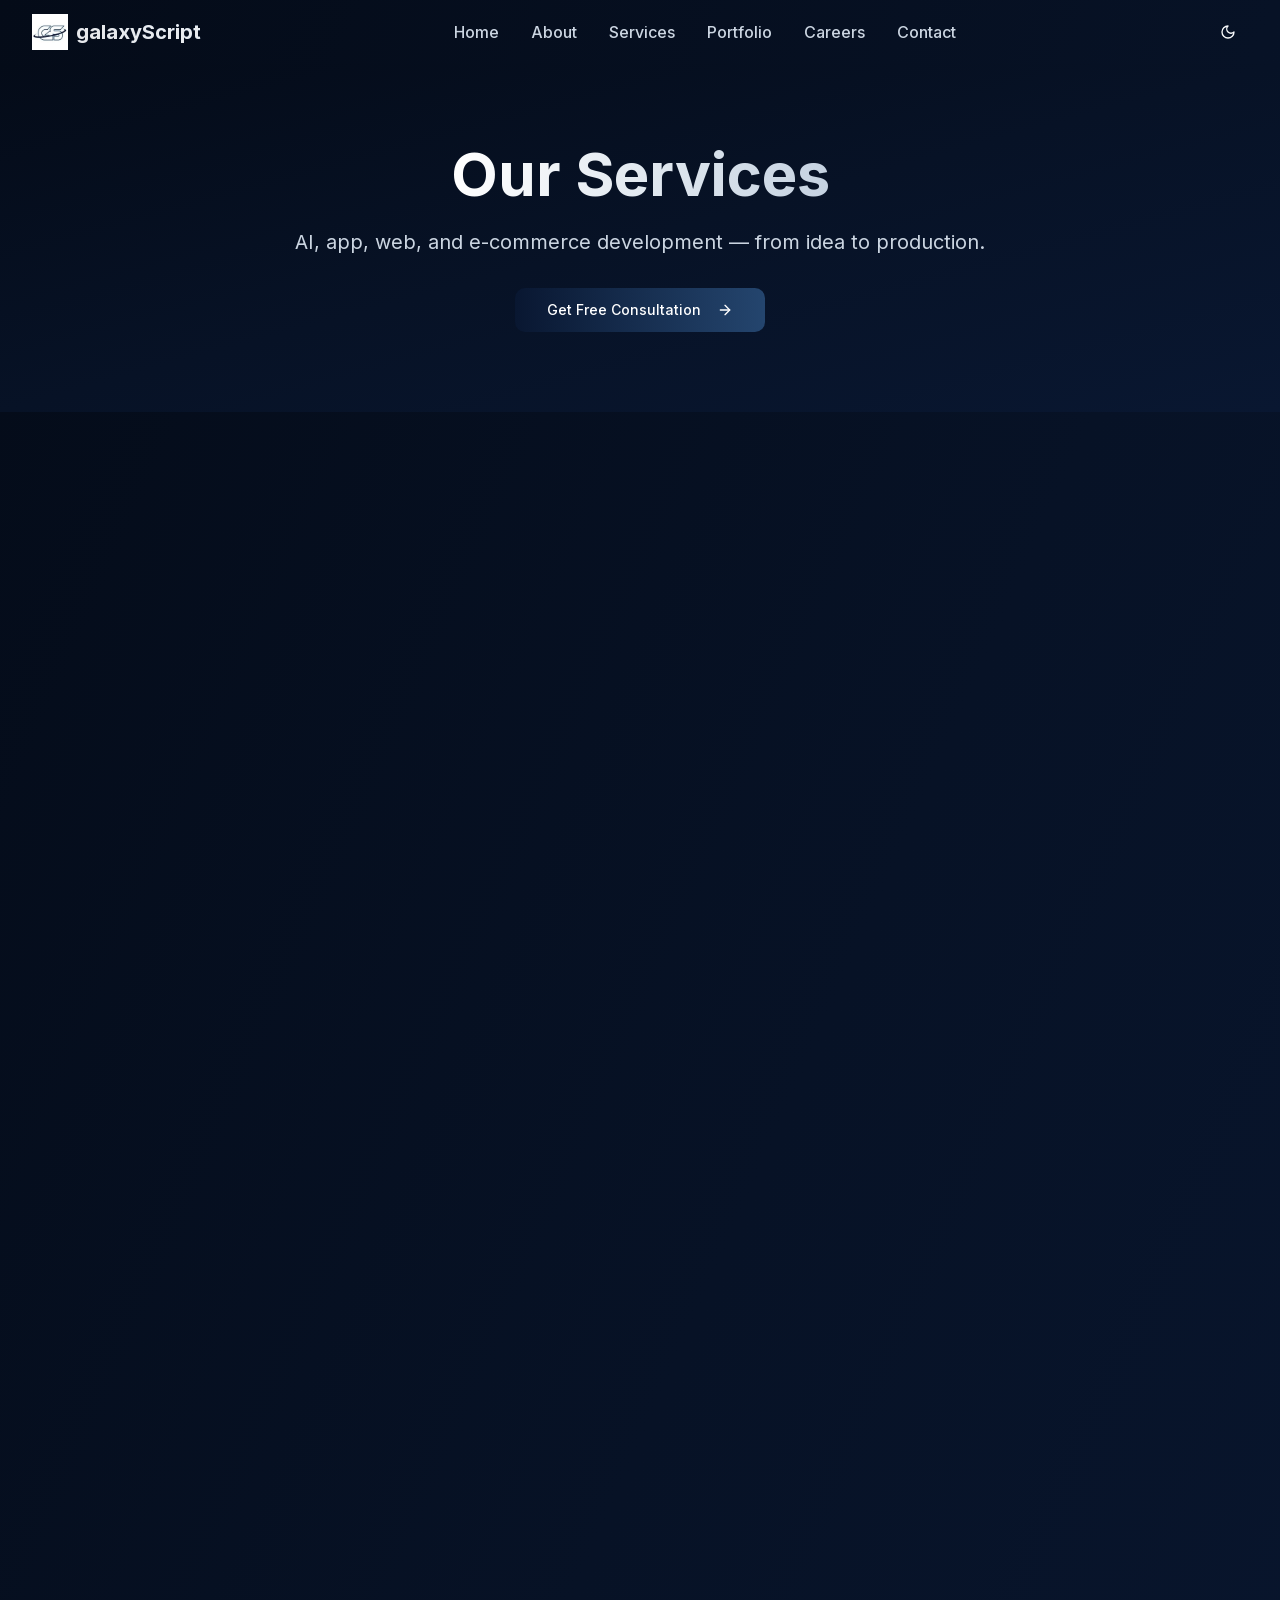
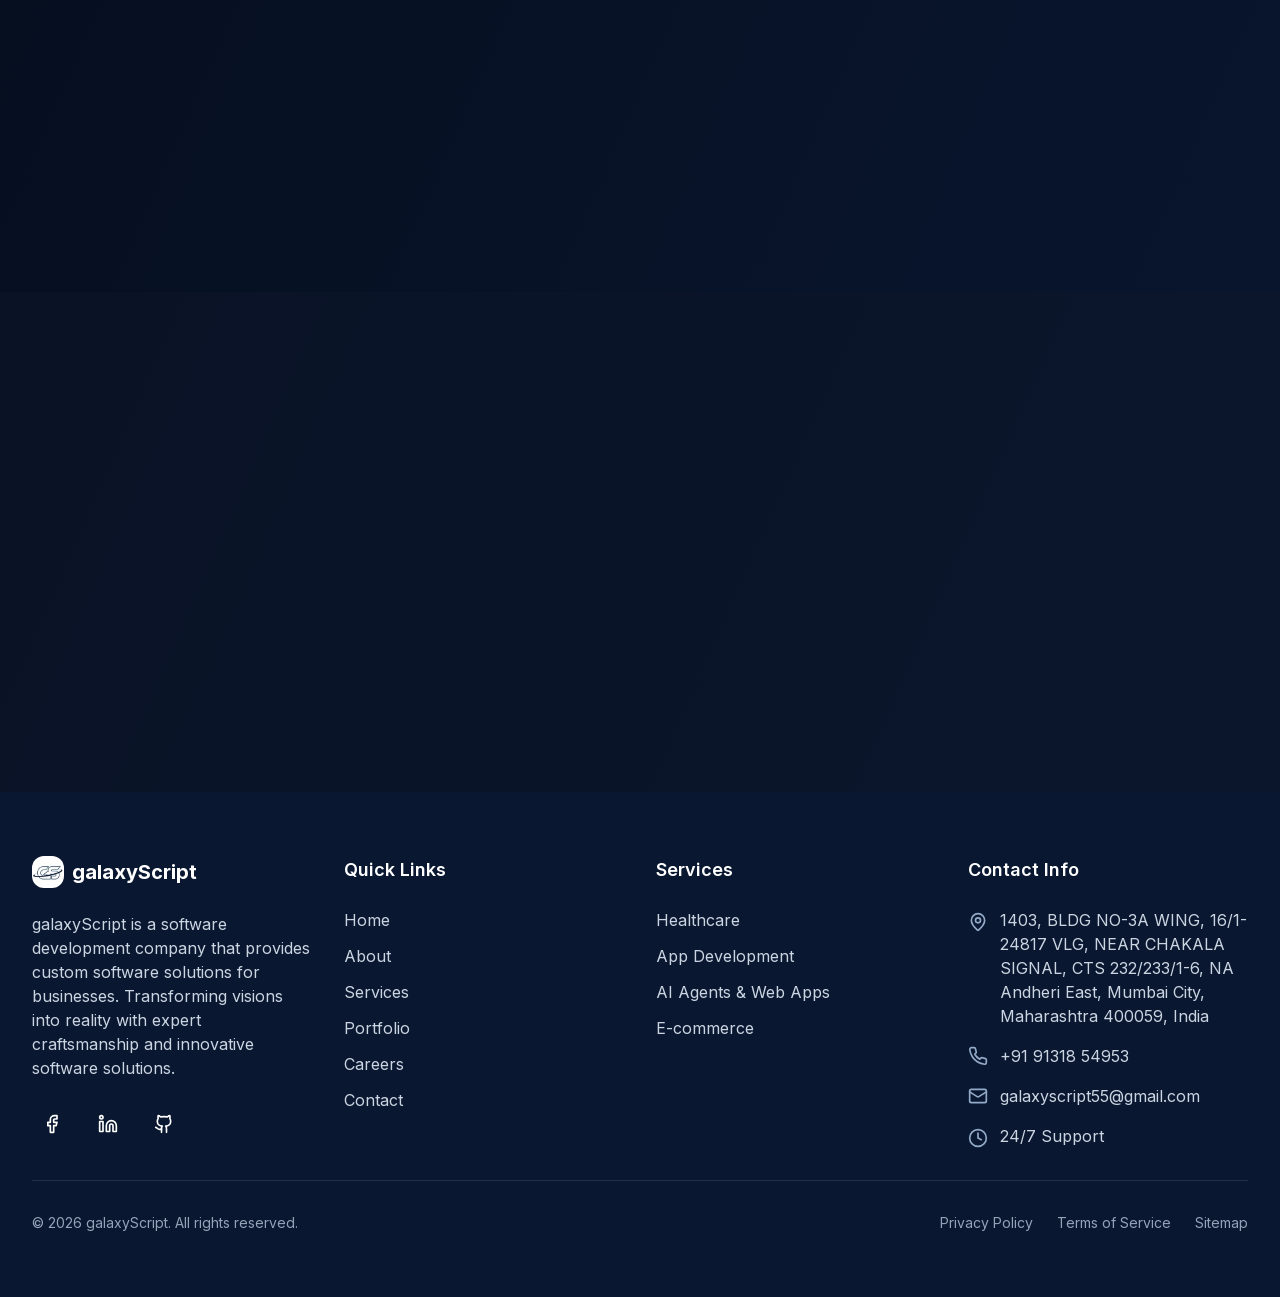
<file: services.html>
<!DOCTYPE html><html lang="en"><head><meta charSet="utf-8"/><meta name="viewport" content="width=device-width, initial-scale=1"/><link rel="preload" as="image" href="/_next/static/media/company-logo.4715b9fb.jpg" fetchPriority="high"/><link rel="stylesheet" href="/_next/static/css/41d644d78b6698e5.css" data-precedence="next"/><link rel="stylesheet" href="/_next/static/css/da6e9b4a73108890.css" data-precedence="next"/><link rel="preload" as="script" fetchPriority="low" href="/_next/static/chunks/webpack-cb650dbaab01d669.js"/><script src="/_next/static/chunks/fd9d1056-9abfb49807193c16.js" async=""></script><script src="/_next/static/chunks/117-f1ce64ccbaf6ced5.js" async=""></script><script src="/_next/static/chunks/main-app-309e77ff8b8e6203.js" async=""></script><script src="/_next/static/chunks/972-e40179fadf565b57.js" async=""></script><script src="/_next/static/chunks/878-c3005250de6bd8cd.js" async=""></script><script src="/_next/static/chunks/app/services/page-66e6fc8a72add4ab.js" async=""></script><script src="/_next/static/chunks/203-cdb6b2518a91c66d.js" async=""></script><script src="/_next/static/chunks/app/layout-160cb5ec0fcdd004.js" async=""></script><link rel="preload" href="https://www.googletagmanager.com/gtag/js?id=G-7CBBF8YY45" as="script"/><link rel="icon" href="/favicon.png"/><title>Services | galaxyScript</title><meta name="description" content="AI, app, web, and e-commerce development services from galaxyScript — from idea to production."/><meta name="keywords" content="software development, custom software solutions, software development company, software development services, software development agency, software development company, software development services, software development agency"/><link rel="canonical" href="https://www.galaxyscript.co.uk/services"/><script>document.documentElement.classList.add('js-reveal')</script><script src="/_next/static/chunks/polyfills-42372ed130431b0a.js" noModule=""></script></head><body class="__className_d8ebd1"><script>((e,t,r,n,o,l,a,i)=>{let u=document.documentElement,s=["light","dark"];function c(t){(Array.isArray(e)?e:[e]).forEach(e=>{let r="class"===e,n=r&&l?o.map(e=>l[e]||e):o;r?(u.classList.remove(...n),u.classList.add(l&&l[t]?l[t]:t)):u.setAttribute(e,t)}),i&&s.includes(t)&&(u.style.colorScheme=t)}if(n)c(n);else try{let e=localStorage.getItem(t)||r,n=a&&"system"===e?window.matchMedia("(prefers-color-scheme: dark)").matches?"dark":"light":e;c(n)}catch(e){}})("class","theme","dark",null,["light","dark"],null,true,true)</script><div class="min-h-screen bg-gradient-to-br from-brand-50 via-brand-100 to-brand-200 dark:from-brand-950 dark:via-brand-900 dark:to-brand-800"><div aria-hidden="true" class="pointer-events-none fixed inset-x-0 top-0 z-[60] h-[3px]"><div class="h-full w-full origin-left bg-gradient-to-r from-brand-800 via-indigo-500 to-violet-500 shadow-[0_0_8px_rgba(99,102,241,0.6)]" style="transform:scaleX(0)"></div></div><nav class="fixed top-0 w-full z-50 transition-[background-color,border-color,box-shadow] duration-300 bg-transparent"><div class="max-w-7xl mx-auto px-4 sm:px-6 lg:px-8"><div class="flex justify-between items-center h-16"><a class="flex items-center space-x-2" href="/"><img alt="galaxyScript Logo" fetchPriority="high" width="36" height="36" decoding="async" data-nimg="1" class="w-9 h-9 object-contain" style="color:transparent" src="/_next/static/media/company-logo.4715b9fb.jpg"/><span class="text-xl font-bold bg-gradient-to-r from-brand-800 to-brand-600 bg-clip-text text-transparent dark:text-white/90">galaxyScript</span></a><div class="hidden md:flex items-center space-x-8"><a class="text-slate-700 dark:text-slate-300 hover:text-brand-700 dark:hover:text-brand-300 transition-colors duration-200 font-medium" href="/">Home</a><a class="text-slate-700 dark:text-slate-300 hover:text-brand-700 dark:hover:text-brand-300 transition-colors duration-200 font-medium" href="/#about">About</a><a class="text-slate-700 dark:text-slate-300 hover:text-brand-700 dark:hover:text-brand-300 transition-colors duration-200 font-medium" href="/services">Services</a><a class="text-slate-700 dark:text-slate-300 hover:text-brand-700 dark:hover:text-brand-300 transition-colors duration-200 font-medium" href="/portfolio">Portfolio</a><a class="text-slate-700 dark:text-slate-300 hover:text-brand-700 dark:hover:text-brand-300 transition-colors duration-200 font-medium" href="/careers">Careers</a><a class="text-slate-700 dark:text-slate-300 hover:text-brand-700 dark:hover:text-brand-300 transition-colors duration-200 font-medium" href="/contact">Contact</a></div><div class="hidden md:flex items-center space-x-4"><button class="inline-flex items-center justify-center gap-2 whitespace-nowrap rounded-md text-sm font-medium ring-offset-background transition-colors focus-visible:outline-none focus-visible:ring-2 focus-visible:ring-ring focus-visible:ring-offset-2 disabled:pointer-events-none disabled:opacity-50 [&amp;_svg]:pointer-events-none [&amp;_svg]:size-4 [&amp;_svg]:shrink-0 hover:text-accent-foreground h-10 w-10 hover:bg-white/20 dark:hover:bg-slate-800/20"><svg xmlns="http://www.w3.org/2000/svg" width="24" height="24" viewBox="0 0 24 24" fill="none" stroke="currentColor" stroke-width="2" stroke-linecap="round" stroke-linejoin="round" class="lucide lucide-sun h-5 w-5 rotate-0 scale-100 transition-transform dark:-rotate-90 dark:scale-0"><circle cx="12" cy="12" r="4"></circle><path d="M12 2v2"></path><path d="M12 20v2"></path><path d="m4.93 4.93 1.41 1.41"></path><path d="m17.66 17.66 1.41 1.41"></path><path d="M2 12h2"></path><path d="M20 12h2"></path><path d="m6.34 17.66-1.41 1.41"></path><path d="m19.07 4.93-1.41 1.41"></path></svg><svg xmlns="http://www.w3.org/2000/svg" width="24" height="24" viewBox="0 0 24 24" fill="none" stroke="currentColor" stroke-width="2" stroke-linecap="round" stroke-linejoin="round" class="lucide lucide-moon absolute h-5 w-5 rotate-90 scale-0 transition-transform dark:rotate-0 dark:scale-100"><path d="M12 3a6 6 0 0 0 9 9 9 9 0 1 1-9-9Z"></path></svg><span class="sr-only">Toggle theme</span></button></div><div class="md:hidden flex items-center space-x-2"><button class="inline-flex items-center justify-center gap-2 whitespace-nowrap rounded-md text-sm font-medium ring-offset-background transition-colors focus-visible:outline-none focus-visible:ring-2 focus-visible:ring-ring focus-visible:ring-offset-2 disabled:pointer-events-none disabled:opacity-50 [&amp;_svg]:pointer-events-none [&amp;_svg]:size-4 [&amp;_svg]:shrink-0 hover:text-accent-foreground h-10 w-10 hover:bg-white/20 dark:hover:bg-slate-800/20"><svg xmlns="http://www.w3.org/2000/svg" width="24" height="24" viewBox="0 0 24 24" fill="none" stroke="currentColor" stroke-width="2" stroke-linecap="round" stroke-linejoin="round" class="lucide lucide-sun h-5 w-5 rotate-0 scale-100 transition-transform dark:-rotate-90 dark:scale-0"><circle cx="12" cy="12" r="4"></circle><path d="M12 2v2"></path><path d="M12 20v2"></path><path d="m4.93 4.93 1.41 1.41"></path><path d="m17.66 17.66 1.41 1.41"></path><path d="M2 12h2"></path><path d="M20 12h2"></path><path d="m6.34 17.66-1.41 1.41"></path><path d="m19.07 4.93-1.41 1.41"></path></svg><svg xmlns="http://www.w3.org/2000/svg" width="24" height="24" viewBox="0 0 24 24" fill="none" stroke="currentColor" stroke-width="2" stroke-linecap="round" stroke-linejoin="round" class="lucide lucide-moon absolute h-5 w-5 rotate-90 scale-0 transition-transform dark:rotate-0 dark:scale-100"><path d="M12 3a6 6 0 0 0 9 9 9 9 0 1 1-9-9Z"></path></svg><span class="sr-only">Toggle theme</span></button><button class="inline-flex items-center justify-center gap-2 whitespace-nowrap rounded-md text-sm font-medium ring-offset-background transition-colors focus-visible:outline-none focus-visible:ring-2 focus-visible:ring-ring focus-visible:ring-offset-2 disabled:pointer-events-none disabled:opacity-50 [&amp;_svg]:pointer-events-none [&amp;_svg]:size-4 [&amp;_svg]:shrink-0 hover:bg-accent hover:text-accent-foreground h-10 w-10"><svg xmlns="http://www.w3.org/2000/svg" width="24" height="24" viewBox="0 0 24 24" fill="none" stroke="currentColor" stroke-width="2" stroke-linecap="round" stroke-linejoin="round" class="lucide lucide-menu w-5 h-5"><line x1="4" x2="20" y1="12" y2="12"></line><line x1="4" x2="20" y1="6" y2="6"></line><line x1="4" x2="20" y1="18" y2="18"></line></svg></button></div></div></div></nav><main><div class="min-h-screen pt-16"><section class="py-20 px-4 sm:px-6 lg:px-8 bg-gradient-to-br from-brand-50 via-brand-100 to-brand-200 dark:from-brand-950 dark:via-brand-900 dark:to-brand-800"><div class="max-w-7xl mx-auto text-center"><h1 class="text-4xl md:text-5xl lg:text-6xl font-bold mb-6"><span class="bg-gradient-to-r from-brand-950 via-brand-800 to-brand-700 dark:from-white dark:via-brand-100 dark:to-brand-200 bg-clip-text text-transparent">Our Services</span></h1><p class="text-lg md:text-xl text-slate-600 dark:text-slate-300 max-w-3xl mx-auto mb-8">AI, app, web, and e-commerce development — from idea to production.</p><a class="inline-flex items-center justify-center gap-2 whitespace-nowrap text-sm font-medium ring-offset-background transition-colors focus-visible:outline-none focus-visible:ring-2 focus-visible:ring-ring focus-visible:ring-offset-2 disabled:pointer-events-none disabled:opacity-50 [&amp;_svg]:pointer-events-none [&amp;_svg]:size-4 [&amp;_svg]:shrink-0 bg-primary hover:bg-primary/90 h-11 rounded-md px-8 bg-gradient-to-r from-brand-800 to-brand-600 hover:from-brand-900 hover:to-brand-700 text-white" href="/contact?tab=quote">Get Free Consultation<svg xmlns="http://www.w3.org/2000/svg" width="24" height="24" viewBox="0 0 24 24" fill="none" stroke="currentColor" stroke-width="2" stroke-linecap="round" stroke-linejoin="round" class="lucide lucide-arrow-right ml-2 w-5 h-5"><path d="M5 12h14"></path><path d="m12 5 7 7-7 7"></path></svg></a></div></section><section class="py-20 px-4 sm:px-6 lg:px-8"><div class="max-w-7xl mx-auto"><div class="grid md:grid-cols-2 gap-8"><div class="rounded-lg bg-card text-card-foreground shadow-sm relative group h-full flex flex-col overflow-hidden scroll-mt-24 hover:shadow-xl transition-shadow duration-300 ring-2 ring-brand-800 bg-gradient-to-br from-brand-50 to-brand-100 dark:from-brand-900/20 dark:to-brand-800/20 border border-white/30" data-reveal="true" data-reveal-delay="0" id="healthcare"><div class="inline-flex items-center rounded-full border px-2.5 py-0.5 text-xs font-semibold transition-colors focus:outline-none focus:ring-2 focus:ring-ring focus:ring-offset-2 border-transparent bg-primary hover:bg-primary/80 absolute z-10 top-3 left-1/2 transform -translate-x-1/2 bg-gradient-to-r from-brand-800 to-brand-600 text-white">Most Popular</div><div class="flex flex-col space-y-1.5 p-0"><div class="relative overflow-hidden"><img alt="Healthcare" loading="lazy" width="1280" height="720" decoding="async" data-nimg="1" class="w-full h-80 object-cover group-hover:scale-105 transition-transform duration-300" style="color:transparent" src="/assets/services/service-ai.png"/><div class="absolute bottom-3 left-3 w-10 h-10 bg-brand-800/90 backdrop-blur-sm rounded-lg flex items-center justify-center"><svg xmlns="http://www.w3.org/2000/svg" width="24" height="24" viewBox="0 0 24 24" fill="none" stroke="currentColor" stroke-width="2" stroke-linecap="round" stroke-linejoin="round" class="lucide lucide-heart-pulse w-5 h-5 text-white"><path d="M19 14c1.49-1.46 3-3.21 3-5.5A5.5 5.5 0 0 0 16.5 3c-1.76 0-3 .5-4.5 2-1.5-1.5-2.74-2-4.5-2A5.5 5.5 0 0 0 2 8.5c0 2.3 1.5 4.05 3 5.5l7 7Z"></path><path d="M3.22 12H9.5l.5-1 2 4.5 2-7 1.5 3.5h5.27"></path></svg></div></div><div class="p-6 pb-0"><div class="tracking-tight text-xl font-semibold text-slate-900 dark:text-white">Healthcare</div><div class="text-sm text-slate-600 dark:text-slate-300 min-h-[4.5rem]">Secure digital health products that streamline care, connect patients and providers, and keep data compliant.</div></div></div><div class="p-6 pt-0 flex flex-1 flex-col"><ul class="space-y-2 mb-6 flex-1"><li class="flex items-center text-sm text-slate-600 dark:text-slate-400"><svg xmlns="http://www.w3.org/2000/svg" width="24" height="24" viewBox="0 0 24 24" fill="none" stroke="currentColor" stroke-width="2" stroke-linecap="round" stroke-linejoin="round" class="lucide lucide-circle-check-big w-4 h-4 text-green-500 mr-3 flex-shrink-0"><path d="M21.801 10A10 10 0 1 1 17 3.335"></path><path d="m9 11 3 3L22 4"></path></svg>EHR and practice management systems</li><li class="flex items-center text-sm text-slate-600 dark:text-slate-400"><svg xmlns="http://www.w3.org/2000/svg" width="24" height="24" viewBox="0 0 24 24" fill="none" stroke="currentColor" stroke-width="2" stroke-linecap="round" stroke-linejoin="round" class="lucide lucide-circle-check-big w-4 h-4 text-green-500 mr-3 flex-shrink-0"><path d="M21.801 10A10 10 0 1 1 17 3.335"></path><path d="m9 11 3 3L22 4"></path></svg>Telemedicine and patient portals</li><li class="flex items-center text-sm text-slate-600 dark:text-slate-400"><svg xmlns="http://www.w3.org/2000/svg" width="24" height="24" viewBox="0 0 24 24" fill="none" stroke="currentColor" stroke-width="2" stroke-linecap="round" stroke-linejoin="round" class="lucide lucide-circle-check-big w-4 h-4 text-green-500 mr-3 flex-shrink-0"><path d="M21.801 10A10 10 0 1 1 17 3.335"></path><path d="m9 11 3 3L22 4"></path></svg>HIPAA and GDPR-compliant data handling</li><li class="flex items-center text-sm text-slate-600 dark:text-slate-400"><svg xmlns="http://www.w3.org/2000/svg" width="24" height="24" viewBox="0 0 24 24" fill="none" stroke="currentColor" stroke-width="2" stroke-linecap="round" stroke-linejoin="round" class="lucide lucide-circle-check-big w-4 h-4 text-green-500 mr-3 flex-shrink-0"><path d="M21.801 10A10 10 0 1 1 17 3.335"></path><path d="m9 11 3 3L22 4"></path></svg>Clinical workflow automation</li></ul><a class="inline-flex items-center justify-center gap-2 whitespace-nowrap rounded-md text-sm font-medium ring-offset-background focus-visible:outline-none focus-visible:ring-2 focus-visible:ring-ring focus-visible:ring-offset-2 disabled:pointer-events-none disabled:opacity-50 [&amp;_svg]:pointer-events-none [&amp;_svg]:size-4 [&amp;_svg]:shrink-0 bg-primary hover:bg-primary/90 h-10 px-4 py-2 w-full mt-auto bg-gradient-to-r from-brand-800 to-brand-600 hover:from-brand-900 hover:to-brand-700 text-white transition-colors duration-300" href="/contact">Contact Us</a></div></div><div class="rounded-lg text-card-foreground shadow-sm relative group h-full flex flex-col overflow-hidden scroll-mt-24 hover:shadow-xl transition-shadow duration-300 bg-white/60 dark:bg-slate-800/60 border border-white/30" data-reveal="true" data-reveal-delay="1" id="app"><div class="flex flex-col space-y-1.5 p-0"><div class="relative overflow-hidden"><img alt="App Development" loading="lazy" width="1280" height="720" decoding="async" data-nimg="1" class="w-full h-80 object-cover group-hover:scale-105 transition-transform duration-300" style="color:transparent" src="/assets/services/service-mobile.png"/><div class="absolute bottom-3 left-3 w-10 h-10 bg-brand-800/90 backdrop-blur-sm rounded-lg flex items-center justify-center"><svg xmlns="http://www.w3.org/2000/svg" width="24" height="24" viewBox="0 0 24 24" fill="none" stroke="currentColor" stroke-width="2" stroke-linecap="round" stroke-linejoin="round" class="lucide lucide-smartphone w-5 h-5 text-white"><rect width="14" height="20" x="5" y="2" rx="2" ry="2"></rect><path d="M12 18h.01"></path></svg></div></div><div class="p-6 pb-0"><div class="tracking-tight text-xl font-semibold text-slate-900 dark:text-white">App Development</div><div class="text-sm text-slate-600 dark:text-slate-300 min-h-[4.5rem]">Native and cross-platform mobile apps for iOS and Android, from first prototype to App Store launch.</div></div></div><div class="p-6 pt-0 flex flex-1 flex-col"><ul class="space-y-2 mb-6 flex-1"><li class="flex items-center text-sm text-slate-600 dark:text-slate-400"><svg xmlns="http://www.w3.org/2000/svg" width="24" height="24" viewBox="0 0 24 24" fill="none" stroke="currentColor" stroke-width="2" stroke-linecap="round" stroke-linejoin="round" class="lucide lucide-circle-check-big w-4 h-4 text-green-500 mr-3 flex-shrink-0"><path d="M21.801 10A10 10 0 1 1 17 3.335"></path><path d="m9 11 3 3L22 4"></path></svg>iOS and Android apps</li><li class="flex items-center text-sm text-slate-600 dark:text-slate-400"><svg xmlns="http://www.w3.org/2000/svg" width="24" height="24" viewBox="0 0 24 24" fill="none" stroke="currentColor" stroke-width="2" stroke-linecap="round" stroke-linejoin="round" class="lucide lucide-circle-check-big w-4 h-4 text-green-500 mr-3 flex-shrink-0"><path d="M21.801 10A10 10 0 1 1 17 3.335"></path><path d="m9 11 3 3L22 4"></path></svg>React Native and Flutter</li><li class="flex items-center text-sm text-slate-600 dark:text-slate-400"><svg xmlns="http://www.w3.org/2000/svg" width="24" height="24" viewBox="0 0 24 24" fill="none" stroke="currentColor" stroke-width="2" stroke-linecap="round" stroke-linejoin="round" class="lucide lucide-circle-check-big w-4 h-4 text-green-500 mr-3 flex-shrink-0"><path d="M21.801 10A10 10 0 1 1 17 3.335"></path><path d="m9 11 3 3L22 4"></path></svg>App backends and APIs</li><li class="flex items-center text-sm text-slate-600 dark:text-slate-400"><svg xmlns="http://www.w3.org/2000/svg" width="24" height="24" viewBox="0 0 24 24" fill="none" stroke="currentColor" stroke-width="2" stroke-linecap="round" stroke-linejoin="round" class="lucide lucide-circle-check-big w-4 h-4 text-green-500 mr-3 flex-shrink-0"><path d="M21.801 10A10 10 0 1 1 17 3.335"></path><path d="m9 11 3 3L22 4"></path></svg>App Store and Play Store launch</li></ul><a class="inline-flex items-center justify-center gap-2 whitespace-nowrap rounded-md text-sm font-medium ring-offset-background focus-visible:outline-none focus-visible:ring-2 focus-visible:ring-ring focus-visible:ring-offset-2 disabled:pointer-events-none disabled:opacity-50 [&amp;_svg]:pointer-events-none [&amp;_svg]:size-4 [&amp;_svg]:shrink-0 h-10 px-4 py-2 w-full mt-auto bg-white/90 dark:bg-slate-700/80 hover:bg-brand-800 hover:text-white text-black dark:text-white transition-colors duration-300" href="/contact">Contact Us</a></div></div><div class="rounded-lg text-card-foreground shadow-sm relative group h-full flex flex-col overflow-hidden scroll-mt-24 hover:shadow-xl transition-shadow duration-300 bg-white/60 dark:bg-slate-800/60 border border-white/30" data-reveal="true" data-reveal-delay="2" id="web"><div class="flex flex-col space-y-1.5 p-0"><div class="relative overflow-hidden"><img alt="AI Agents &amp; Web Applications" loading="lazy" width="1280" height="720" decoding="async" data-nimg="1" class="w-full h-80 object-cover group-hover:scale-105 transition-transform duration-300" style="color:transparent" src="/assets/services/service-web.png"/><div class="absolute bottom-3 left-3 w-10 h-10 bg-brand-800/90 backdrop-blur-sm rounded-lg flex items-center justify-center"><svg xmlns="http://www.w3.org/2000/svg" width="24" height="24" viewBox="0 0 24 24" fill="none" stroke="currentColor" stroke-width="2" stroke-linecap="round" stroke-linejoin="round" class="lucide lucide-bot w-5 h-5 text-white"><path d="M12 8V4H8"></path><rect width="16" height="12" x="4" y="8" rx="2"></rect><path d="M2 14h2"></path><path d="M20 14h2"></path><path d="M15 13v2"></path><path d="M9 13v2"></path></svg></div></div><div class="p-6 pb-0"><div class="tracking-tight text-xl font-semibold text-slate-900 dark:text-white">AI Agents &amp; Web Applications</div><div class="text-sm text-slate-600 dark:text-slate-300 min-h-[4.5rem]">AI agents that automate real work, plus scalable web applications, APIs, and dashboards to run them.</div></div></div><div class="p-6 pt-0 flex flex-1 flex-col"><ul class="space-y-2 mb-6 flex-1"><li class="flex items-center text-sm text-slate-600 dark:text-slate-400"><svg xmlns="http://www.w3.org/2000/svg" width="24" height="24" viewBox="0 0 24 24" fill="none" stroke="currentColor" stroke-width="2" stroke-linecap="round" stroke-linejoin="round" class="lucide lucide-circle-check-big w-4 h-4 text-green-500 mr-3 flex-shrink-0"><path d="M21.801 10A10 10 0 1 1 17 3.335"></path><path d="m9 11 3 3L22 4"></path></svg>AI agents and LLM integrations</li><li class="flex items-center text-sm text-slate-600 dark:text-slate-400"><svg xmlns="http://www.w3.org/2000/svg" width="24" height="24" viewBox="0 0 24 24" fill="none" stroke="currentColor" stroke-width="2" stroke-linecap="round" stroke-linejoin="round" class="lucide lucide-circle-check-big w-4 h-4 text-green-500 mr-3 flex-shrink-0"><path d="M21.801 10A10 10 0 1 1 17 3.335"></path><path d="m9 11 3 3L22 4"></path></svg>Workflow and process automation</li><li class="flex items-center text-sm text-slate-600 dark:text-slate-400"><svg xmlns="http://www.w3.org/2000/svg" width="24" height="24" viewBox="0 0 24 24" fill="none" stroke="currentColor" stroke-width="2" stroke-linecap="round" stroke-linejoin="round" class="lucide lucide-circle-check-big w-4 h-4 text-green-500 mr-3 flex-shrink-0"><path d="M21.801 10A10 10 0 1 1 17 3.335"></path><path d="m9 11 3 3L22 4"></path></svg>Custom web applications and APIs</li><li class="flex items-center text-sm text-slate-600 dark:text-slate-400"><svg xmlns="http://www.w3.org/2000/svg" width="24" height="24" viewBox="0 0 24 24" fill="none" stroke="currentColor" stroke-width="2" stroke-linecap="round" stroke-linejoin="round" class="lucide lucide-circle-check-big w-4 h-4 text-green-500 mr-3 flex-shrink-0"><path d="M21.801 10A10 10 0 1 1 17 3.335"></path><path d="m9 11 3 3L22 4"></path></svg>Cloud on AWS and GCP</li></ul><a class="inline-flex items-center justify-center gap-2 whitespace-nowrap rounded-md text-sm font-medium ring-offset-background focus-visible:outline-none focus-visible:ring-2 focus-visible:ring-ring focus-visible:ring-offset-2 disabled:pointer-events-none disabled:opacity-50 [&amp;_svg]:pointer-events-none [&amp;_svg]:size-4 [&amp;_svg]:shrink-0 h-10 px-4 py-2 w-full mt-auto bg-white/90 dark:bg-slate-700/80 hover:bg-brand-800 hover:text-white text-black dark:text-white transition-colors duration-300" href="/contact">Contact Us</a></div></div><div class="rounded-lg text-card-foreground shadow-sm relative group h-full flex flex-col overflow-hidden scroll-mt-24 hover:shadow-xl transition-shadow duration-300 bg-white/60 dark:bg-slate-800/60 border border-white/30" data-reveal="true" data-reveal-delay="3" id="ecommerce"><div class="flex flex-col space-y-1.5 p-0"><div class="relative overflow-hidden"><img alt="E-commerce" loading="lazy" width="1280" height="720" decoding="async" data-nimg="1" class="w-full h-80 object-cover group-hover:scale-105 transition-transform duration-300" style="color:transparent" src="/assets/services/service-ecommerce.png"/><div class="absolute bottom-3 left-3 w-10 h-10 bg-brand-800/90 backdrop-blur-sm rounded-lg flex items-center justify-center"><svg xmlns="http://www.w3.org/2000/svg" width="24" height="24" viewBox="0 0 24 24" fill="none" stroke="currentColor" stroke-width="2" stroke-linecap="round" stroke-linejoin="round" class="lucide lucide-shopping-cart w-5 h-5 text-white"><circle cx="8" cy="21" r="1"></circle><circle cx="19" cy="21" r="1"></circle><path d="M2.05 2.05h2l2.66 12.42a2 2 0 0 0 2 1.58h9.78a2 2 0 0 0 1.95-1.57l1.65-7.43H5.12"></path></svg></div></div><div class="p-6 pb-0"><div class="tracking-tight text-xl font-semibold text-slate-900 dark:text-white">E-commerce</div><div class="text-sm text-slate-600 dark:text-slate-300 min-h-[4.5rem]">Online stores and seller tools with checkout, inventory, and admin dashboards built to convert.</div></div></div><div class="p-6 pt-0 flex flex-1 flex-col"><ul class="space-y-2 mb-6 flex-1"><li class="flex items-center text-sm text-slate-600 dark:text-slate-400"><svg xmlns="http://www.w3.org/2000/svg" width="24" height="24" viewBox="0 0 24 24" fill="none" stroke="currentColor" stroke-width="2" stroke-linecap="round" stroke-linejoin="round" class="lucide lucide-circle-check-big w-4 h-4 text-green-500 mr-3 flex-shrink-0"><path d="M21.801 10A10 10 0 1 1 17 3.335"></path><path d="m9 11 3 3L22 4"></path></svg>WooCommerce and Laravel stores</li><li class="flex items-center text-sm text-slate-600 dark:text-slate-400"><svg xmlns="http://www.w3.org/2000/svg" width="24" height="24" viewBox="0 0 24 24" fill="none" stroke="currentColor" stroke-width="2" stroke-linecap="round" stroke-linejoin="round" class="lucide lucide-circle-check-big w-4 h-4 text-green-500 mr-3 flex-shrink-0"><path d="M21.801 10A10 10 0 1 1 17 3.335"></path><path d="m9 11 3 3L22 4"></path></svg>Checkout and inventory</li><li class="flex items-center text-sm text-slate-600 dark:text-slate-400"><svg xmlns="http://www.w3.org/2000/svg" width="24" height="24" viewBox="0 0 24 24" fill="none" stroke="currentColor" stroke-width="2" stroke-linecap="round" stroke-linejoin="round" class="lucide lucide-circle-check-big w-4 h-4 text-green-500 mr-3 flex-shrink-0"><path d="M21.801 10A10 10 0 1 1 17 3.335"></path><path d="m9 11 3 3L22 4"></path></svg>Seller and pricing tools</li><li class="flex items-center text-sm text-slate-600 dark:text-slate-400"><svg xmlns="http://www.w3.org/2000/svg" width="24" height="24" viewBox="0 0 24 24" fill="none" stroke="currentColor" stroke-width="2" stroke-linecap="round" stroke-linejoin="round" class="lucide lucide-circle-check-big w-4 h-4 text-green-500 mr-3 flex-shrink-0"><path d="M21.801 10A10 10 0 1 1 17 3.335"></path><path d="m9 11 3 3L22 4"></path></svg>Admin dashboards</li></ul><a class="inline-flex items-center justify-center gap-2 whitespace-nowrap rounded-md text-sm font-medium ring-offset-background focus-visible:outline-none focus-visible:ring-2 focus-visible:ring-ring focus-visible:ring-offset-2 disabled:pointer-events-none disabled:opacity-50 [&amp;_svg]:pointer-events-none [&amp;_svg]:size-4 [&amp;_svg]:shrink-0 h-10 px-4 py-2 w-full mt-auto bg-white/90 dark:bg-slate-700/80 hover:bg-brand-800 hover:text-white text-black dark:text-white transition-colors duration-300" href="/contact">Contact Us</a></div></div></div></div></section><section class="py-20 px-4 sm:px-6 lg:px-8 bg-slate-50/50 dark:bg-slate-900/50"><div class="max-w-7xl mx-auto"><div data-reveal="true" class="text-center mb-16"><h2 class="text-3xl md:text-4xl font-bold mb-4"><span class="bg-gradient-to-r from-brand-950 via-brand-800 to-brand-700 dark:from-white dark:via-brand-100 dark:to-brand-200 bg-clip-text text-transparent">Our Process</span></h2><p class="text-lg text-slate-600 dark:text-slate-300 max-w-2xl mx-auto">From discovery to launch, we keep delivery clear, collaborative, and production-ready</p></div><div class="grid md:grid-cols-4 gap-8"><div data-reveal="left" data-reveal-delay="0" class="text-center"><div class="w-16 h-16 bg-gradient-to-br from-brand-800 to-brand-600 rounded-full flex items-center justify-center mx-auto mb-4"><span class="text-white font-bold text-lg">01</span></div><h3 class="text-xl font-semibold text-slate-900 dark:text-white mb-2">Discovery</h3><p class="text-slate-600 dark:text-slate-400">Goals, scope, and technical approach</p></div><div data-reveal="left" data-reveal-delay="1" class="text-center"><div class="w-16 h-16 bg-gradient-to-br from-brand-800 to-brand-600 rounded-full flex items-center justify-center mx-auto mb-4"><span class="text-white font-bold text-lg">02</span></div><h3 class="text-xl font-semibold text-slate-900 dark:text-white mb-2">Design</h3><p class="text-slate-600 dark:text-slate-400">Architecture, UX, and delivery plan</p></div><div data-reveal="left" data-reveal-delay="2" class="text-center"><div class="w-16 h-16 bg-gradient-to-br from-brand-800 to-brand-600 rounded-full flex items-center justify-center mx-auto mb-4"><span class="text-white font-bold text-lg">03</span></div><h3 class="text-xl font-semibold text-slate-900 dark:text-white mb-2">Build</h3><p class="text-slate-600 dark:text-slate-400">Iterative development with reviews</p></div><div data-reveal="left" data-reveal-delay="3" class="text-center"><div class="w-16 h-16 bg-gradient-to-br from-brand-800 to-brand-600 rounded-full flex items-center justify-center mx-auto mb-4"><span class="text-white font-bold text-lg">04</span></div><h3 class="text-xl font-semibold text-slate-900 dark:text-white mb-2">Launch</h3><p class="text-slate-600 dark:text-slate-400">Release, monitoring, and ongoing support</p></div></div></div></section></div></main><footer class="bg-brand-800 text-white"><div class="max-w-7xl mx-auto px-4 sm:px-6 lg:px-8 py-16"><div class="grid md:grid-cols-2 lg:grid-cols-4 gap-8"><div><div class="flex items-center space-x-2 mb-6"><img alt="galaxyScript Logo" loading="lazy" width="32" height="32" decoding="async" data-nimg="1" class="w-8 h-8 object-contain rounded-lg" style="color:transparent" src="/_next/static/media/company-logo.4715b9fb.jpg"/><span class="text-xl font-bold">galaxyScript</span></div><p class="text-slate-300 mb-6">galaxyScript is a software development company that provides custom software solutions for businesses. Transforming visions into reality with expert craftsmanship and innovative software solutions.</p><div class="flex space-x-4"><a target="_blank" rel="noopener noreferrer" aria-label="Facebook" class="hover:bg-brand-700 size-10 flex items-center justify-center rounded-full" href="https://www.facebook.com/share/1FdGRzAFEA/?mibextid=wwXIfr"><svg xmlns="http://www.w3.org/2000/svg" width="24" height="24" viewBox="0 0 24 24" fill="none" stroke="currentColor" stroke-width="2" stroke-linecap="round" stroke-linejoin="round" class="lucide lucide-facebook w-5 h-5"><path d="M18 2h-3a5 5 0 0 0-5 5v3H7v4h3v8h4v-8h3l1-4h-4V7a1 1 0 0 1 1-1h3z"></path></svg></a><a target="_blank" rel="noopener noreferrer" aria-label="LinkedIn" class="hover:bg-brand-700 size-10 flex items-center justify-center rounded-full" href="https://www.linkedin.com/company/13728866/"><svg xmlns="http://www.w3.org/2000/svg" width="24" height="24" viewBox="0 0 24 24" fill="none" stroke="currentColor" stroke-width="2" stroke-linecap="round" stroke-linejoin="round" class="lucide lucide-linkedin w-5 h-5"><path d="M16 8a6 6 0 0 1 6 6v7h-4v-7a2 2 0 0 0-2-2 2 2 0 0 0-2 2v7h-4v-7a6 6 0 0 1 6-6z"></path><rect width="4" height="12" x="2" y="9"></rect><circle cx="4" cy="4" r="2"></circle></svg></a><a target="_blank" class="hover:bg-brand-700 size-10 flex items-center justify-center rounded-full" href="https://github.com/galaxyScriptOrg"><svg xmlns="http://www.w3.org/2000/svg" width="24" height="24" viewBox="0 0 24 24" fill="none" stroke="currentColor" stroke-width="2" stroke-linecap="round" stroke-linejoin="round" class="lucide lucide-github w-5 h-5"><path d="M15 22v-4a4.8 4.8 0 0 0-1-3.5c3 0 6-2 6-5.5.08-1.25-.27-2.48-1-3.5.28-1.15.28-2.35 0-3.5 0 0-1 0-3 1.5-2.64-.5-5.36-.5-8 0C6 2 5 2 5 2c-.3 1.15-.3 2.35 0 3.5A5.403 5.403 0 0 0 4 9c0 3.5 3 5.5 6 5.5-.39.49-.68 1.05-.85 1.65-.17.6-.22 1.23-.15 1.85v4"></path><path d="M9 18c-4.51 2-5-2-7-2"></path></svg></a></div></div><div><h3 class="text-lg font-semibold mb-6">Quick Links</h3><ul class="space-y-3"><li><a class="text-slate-300 hover:text-white transition-colors" href="/">Home</a></li><li><a class="text-slate-300 hover:text-white transition-colors" href="/#about">About</a></li><li><a class="text-slate-300 hover:text-white transition-colors" href="/services">Services</a></li><li><a class="text-slate-300 hover:text-white transition-colors" href="/portfolio">Portfolio</a></li><li><a class="text-slate-300 hover:text-white transition-colors" href="/careers">Careers</a></li><li><a class="text-slate-300 hover:text-white transition-colors" href="/contact">Contact</a></li></ul></div><div><h3 class="text-lg font-semibold mb-6">Services</h3><ul class="space-y-3"><li><a class="text-slate-300 hover:text-white transition-colors" href="/services#healthcare">Healthcare</a></li><li><a class="text-slate-300 hover:text-white transition-colors" href="/services#app">App Development</a></li><li><a class="text-slate-300 hover:text-white transition-colors" href="/services#web">AI Agents &amp; Web Apps</a></li><li><a class="text-slate-300 hover:text-white transition-colors" href="/services#ecommerce">E-commerce</a></li></ul></div><div><h3 class="text-lg font-semibold mb-6">Contact Info</h3><div class="space-y-4"><div class="flex items-start space-x-3"><svg xmlns="http://www.w3.org/2000/svg" width="24" height="24" viewBox="0 0 24 24" fill="none" stroke="currentColor" stroke-width="2" stroke-linecap="round" stroke-linejoin="round" class="lucide lucide-map-pin w-5 h-5 text-brand-300 mt-1 flex-shrink-0"><path d="M20 10c0 4.993-5.539 10.193-7.399 11.799a1 1 0 0 1-1.202 0C9.539 20.193 4 14.993 4 10a8 8 0 0 1 16 0"></path><circle cx="12" cy="10" r="3"></circle></svg><div><p class="text-slate-300">1403, BLDG NO-3A WING, 16/1-24817 VLG, NEAR CHAKALA SIGNAL, CTS 232/233/1-6, NA</p><p class="text-slate-300">Andheri East, Mumbai City, Maharashtra 400059, India</p></div></div><div class="flex items-center space-x-3"><svg xmlns="http://www.w3.org/2000/svg" width="24" height="24" viewBox="0 0 24 24" fill="none" stroke="currentColor" stroke-width="2" stroke-linecap="round" stroke-linejoin="round" class="lucide lucide-phone w-5 h-5 text-brand-300 flex-shrink-0"><path d="M22 16.92v3a2 2 0 0 1-2.18 2 19.79 19.79 0 0 1-8.63-3.07 19.5 19.5 0 0 1-6-6 19.79 19.79 0 0 1-3.07-8.67A2 2 0 0 1 4.11 2h3a2 2 0 0 1 2 1.72 12.84 12.84 0 0 0 .7 2.81 2 2 0 0 1-.45 2.11L8.09 9.91a16 16 0 0 0 6 6l1.27-1.27a2 2 0 0 1 2.11-.45 12.84 12.84 0 0 0 2.81.7A2 2 0 0 1 22 16.92z"></path></svg><p class="text-slate-300">+91 91318 54953</p></div><div class="flex items-center space-x-3"><svg xmlns="http://www.w3.org/2000/svg" width="24" height="24" viewBox="0 0 24 24" fill="none" stroke="currentColor" stroke-width="2" stroke-linecap="round" stroke-linejoin="round" class="lucide lucide-mail w-5 h-5 text-brand-300 flex-shrink-0"><rect width="20" height="16" x="2" y="4" rx="2"></rect><path d="m22 7-8.97 5.7a1.94 1.94 0 0 1-2.06 0L2 7"></path></svg><p class="text-slate-300">galaxyscript55@gmail.com</p></div><div class="flex items-start space-x-3"><svg xmlns="http://www.w3.org/2000/svg" width="24" height="24" viewBox="0 0 24 24" fill="none" stroke="currentColor" stroke-width="2" stroke-linecap="round" stroke-linejoin="round" class="lucide lucide-clock w-5 h-5 text-brand-300 mt-1 flex-shrink-0"><circle cx="12" cy="12" r="10"></circle><polyline points="12 6 12 12 16 14"></polyline></svg><div><p class="text-slate-300">24/7 Support</p></div></div></div></div></div><div class="border-t border-white/10 mt-8 pt-8 flex flex-col md:flex-row justify-between items-center"><p class="text-slate-400 text-sm">© 2026 galaxyScript. All rights reserved.</p><div class="flex space-x-6 mt-4 md:mt-0"><a class="text-slate-400 hover:text-white text-sm transition-colors" href="/privacy">Privacy Policy</a><a class="text-slate-400 hover:text-white text-sm transition-colors" href="/terms">Terms of Service</a><a class="text-slate-400 hover:text-white text-sm transition-colors" href="/sitemap">Sitemap</a></div></div></div></footer></div><script src="/_next/static/chunks/webpack-cb650dbaab01d669.js" async=""></script><script>(self.__next_f=self.__next_f||[]).push([0]);self.__next_f.push([2,null])</script><script>self.__next_f.push([1,"1:HL[\"/_next/static/css/41d644d78b6698e5.css\",\"style\"]\n2:HL[\"/_next/static/css/da6e9b4a73108890.css\",\"style\"]\n"])</script><script>self.__next_f.push([1,"3:I[2846,[],\"\"]\n5:I[2972,[\"972\",\"static/chunks/972-e40179fadf565b57.js\",\"878\",\"static/chunks/878-c3005250de6bd8cd.js\",\"469\",\"static/chunks/app/services/page-66e6fc8a72add4ab.js\"],\"\"]\n6:I[5878,[\"972\",\"static/chunks/972-e40179fadf565b57.js\",\"878\",\"static/chunks/878-c3005250de6bd8cd.js\",\"469\",\"static/chunks/app/services/page-66e6fc8a72add4ab.js\"],\"Image\"]\n7:I[4707,[],\"\"]\n8:I[6423,[],\"\"]\n9:I[2798,[\"972\",\"static/chunks/972-e40179fadf565b57.js\",\"203\",\"static/chunks/203-cdb6b2518a91c66d.js\",\"878\",\"static/chunks/878-c3005250de6bd8cd.js\",\"185\",\"static/chunks/app/layout-160cb5ec0fcdd004.js\"],\"ThemeProvider\"]\na:I[1,[\"972\",\"static/chunks/972-e40179fadf565b57.js\",\"203\",\"static/chunks/203-cdb6b2518a91c66d.js\",\"878\",\"static/chunks/878-c3005250de6bd8cd.js\",\"185\",\"static/chunks/app/layout-160cb5ec0fcdd004.js\"],\"ScrollProgress\"]\nb:I[5453,[\"972\",\"static/chunks/972-e40179fadf565b57.js\",\"203\",\"static/chunks/203-cdb6b2518a91c66d.js\",\"878\",\"static/chunks/878-c3005250de6bd8cd.js\",\"185\",\"static/chunks/app/layout-160cb5ec0fcdd004.js\"],\"Navbar\"]\nc:I[1618,[\"972\",\"static/chunks/972-e40179fadf565b57.js\",\"203\",\"static/chunks/203-cdb6b2518a91c66d.js\",\"878\",\"static/chunks/878-c3005250de6bd8cd.js\",\"185\",\"static/chunks/app/layout-160cb5ec0fcdd004.js\"],\"ScrollReveal\"]\nd:I[8003,[\"972\",\"static/chunks/972-e40179fadf565b57.js\",\"203\",\"static/chunks/203-cdb6b2518a91c66d.js\",\"878\",\"static/chunks/878-c3005250de6bd8cd.js\",\"185\",\"static/chunks/app/layout-160cb5ec0fcdd004.js\"],\"\"]\nf:I[1060,[],\"\"]\n10:[]\n"])</script><script>self.__next_f.push([1,"0:[\"$\",\"$L3\",null,{\"buildId\":\"4KX-2IoPJvF6ANqi6NaEY\",\"assetPrefix\":\"\",\"urlParts\":[\"\",\"services\"],\"initialTree\":[\"\",{\"children\":[\"services\",{\"children\":[\"__PAGE__\",{}]}]},\"$undefined\",\"$undefined\",true],\"initialSeedData\":[\"\",{\"children\":[\"services\",{\"children\":[\"__PAGE__\",{},[[\"$L4\",[\"$\",\"div\",null,{\"className\":\"min-h-screen pt-16\",\"children\":[[\"$\",\"section\",null,{\"className\":\"py-20 px-4 sm:px-6 lg:px-8 bg-gradient-to-br from-brand-50 via-brand-100 to-brand-200 dark:from-brand-950 dark:via-brand-900 dark:to-brand-800\",\"children\":[\"$\",\"div\",null,{\"className\":\"max-w-7xl mx-auto text-center\",\"children\":[[\"$\",\"h1\",null,{\"className\":\"text-4xl md:text-5xl lg:text-6xl font-bold mb-6\",\"children\":[\"$\",\"span\",null,{\"className\":\"bg-gradient-to-r from-brand-950 via-brand-800 to-brand-700 dark:from-white dark:via-brand-100 dark:to-brand-200 bg-clip-text text-transparent\",\"children\":\"Our Services\"}]}],[\"$\",\"p\",null,{\"className\":\"text-lg md:text-xl text-slate-600 dark:text-slate-300 max-w-3xl mx-auto mb-8\",\"children\":\"AI, app, web, and e-commerce development — from idea to production.\"}],[\"$\",\"$L5\",null,{\"href\":\"/contact?tab=quote\",\"children\":[\"Get Free Consultation\",[\"$\",\"svg\",null,{\"xmlns\":\"http://www.w3.org/2000/svg\",\"width\":24,\"height\":24,\"viewBox\":\"0 0 24 24\",\"fill\":\"none\",\"stroke\":\"currentColor\",\"strokeWidth\":2,\"strokeLinecap\":\"round\",\"strokeLinejoin\":\"round\",\"className\":\"lucide lucide-arrow-right ml-2 w-5 h-5\",\"children\":[[\"$\",\"path\",\"1ays0h\",{\"d\":\"M5 12h14\"}],[\"$\",\"path\",\"xquz4c\",{\"d\":\"m12 5 7 7-7 7\"}],\"$undefined\"]}]],\"className\":\"inline-flex items-center justify-center gap-2 whitespace-nowrap text-sm font-medium ring-offset-background transition-colors focus-visible:outline-none focus-visible:ring-2 focus-visible:ring-ring focus-visible:ring-offset-2 disabled:pointer-events-none disabled:opacity-50 [\u0026_svg]:pointer-events-none [\u0026_svg]:size-4 [\u0026_svg]:shrink-0 bg-primary hover:bg-primary/90 h-11 rounded-md px-8 bg-gradient-to-r from-brand-800 to-brand-600 hover:from-brand-900 hover:to-brand-700 text-white\"}]]}]}],[\"$\",\"section\",null,{\"className\":\"py-20 px-4 sm:px-6 lg:px-8\",\"children\":[\"$\",\"div\",null,{\"className\":\"max-w-7xl mx-auto\",\"children\":[\"$\",\"div\",null,{\"className\":\"grid md:grid-cols-2 gap-8\",\"children\":[[\"$\",\"div\",null,{\"className\":\"rounded-lg bg-card text-card-foreground shadow-sm relative group h-full flex flex-col overflow-hidden scroll-mt-24 hover:shadow-xl transition-shadow duration-300 ring-2 ring-brand-800 bg-gradient-to-br from-brand-50 to-brand-100 dark:from-brand-900/20 dark:to-brand-800/20 border border-white/30\",\"data-reveal\":true,\"data-reveal-delay\":0,\"id\":\"healthcare\",\"children\":[[\"$\",\"div\",null,{\"className\":\"inline-flex items-center rounded-full border px-2.5 py-0.5 text-xs font-semibold transition-colors focus:outline-none focus:ring-2 focus:ring-ring focus:ring-offset-2 border-transparent bg-primary hover:bg-primary/80 absolute z-10 top-3 left-1/2 transform -translate-x-1/2 bg-gradient-to-r from-brand-800 to-brand-600 text-white\",\"children\":\"Most Popular\"}],[\"$\",\"div\",null,{\"className\":\"flex flex-col space-y-1.5 p-0\",\"children\":[[\"$\",\"div\",null,{\"className\":\"relative overflow-hidden\",\"children\":[[\"$\",\"$L6\",null,{\"src\":\"/assets/services/service-ai.png\",\"alt\":\"Healthcare\",\"width\":1280,\"height\":720,\"sizes\":\"(min-width: 768px) 50vw, 100vw\",\"className\":\"w-full h-80 object-cover group-hover:scale-105 transition-transform duration-300\"}],[\"$\",\"div\",null,{\"className\":\"absolute bottom-3 left-3 w-10 h-10 bg-brand-800/90 backdrop-blur-sm rounded-lg flex items-center justify-center\",\"children\":[\"$\",\"svg\",null,{\"xmlns\":\"http://www.w3.org/2000/svg\",\"width\":24,\"height\":24,\"viewBox\":\"0 0 24 24\",\"fill\":\"none\",\"stroke\":\"currentColor\",\"strokeWidth\":2,\"strokeLinecap\":\"round\",\"strokeLinejoin\":\"round\",\"className\":\"lucide lucide-heart-pulse w-5 h-5 text-white\",\"children\":[[\"$\",\"path\",\"c3ymky\",{\"d\":\"M19 14c1.49-1.46 3-3.21 3-5.5A5.5 5.5 0 0 0 16.5 3c-1.76 0-3 .5-4.5 2-1.5-1.5-2.74-2-4.5-2A5.5 5.5 0 0 0 2 8.5c0 2.3 1.5 4.05 3 5.5l7 7Z\"}],[\"$\",\"path\",\"1uw2ng\",{\"d\":\"M3.22 12H9.5l.5-1 2 4.5 2-7 1.5 3.5h5.27\"}],\"$undefined\"]}]}]]}],[\"$\",\"div\",null,{\"className\":\"p-6 pb-0\",\"children\":[[\"$\",\"div\",null,{\"className\":\"tracking-tight text-xl font-semibold text-slate-900 dark:text-white\",\"children\":\"Healthcare\"}],[\"$\",\"div\",null,{\"className\":\"text-sm text-slate-600 dark:text-slate-300 min-h-[4.5rem]\",\"children\":\"Secure digital health products that streamline care, connect patients and providers, and keep data compliant.\"}]]}]]}],[\"$\",\"div\",null,{\"className\":\"p-6 pt-0 flex flex-1 flex-col\",\"children\":[[\"$\",\"ul\",null,{\"className\":\"space-y-2 mb-6 flex-1\",\"children\":[[\"$\",\"li\",\"EHR and practice management systems\",{\"className\":\"flex items-center text-sm text-slate-600 dark:text-slate-400\",\"children\":[[\"$\",\"svg\",null,{\"xmlns\":\"http://www.w3.org/2000/svg\",\"width\":24,\"height\":24,\"viewBox\":\"0 0 24 24\",\"fill\":\"none\",\"stroke\":\"currentColor\",\"strokeWidth\":2,\"strokeLinecap\":\"round\",\"strokeLinejoin\":\"round\",\"className\":\"lucide lucide-circle-check-big w-4 h-4 text-green-500 mr-3 flex-shrink-0\",\"children\":[[\"$\",\"path\",\"yps3ct\",{\"d\":\"M21.801 10A10 10 0 1 1 17 3.335\"}],[\"$\",\"path\",\"1pflzl\",{\"d\":\"m9 11 3 3L22 4\"}],\"$undefined\"]}],\"EHR and practice management systems\"]}],[\"$\",\"li\",\"Telemedicine and patient portals\",{\"className\":\"flex items-center text-sm text-slate-600 dark:text-slate-400\",\"children\":[[\"$\",\"svg\",null,{\"xmlns\":\"http://www.w3.org/2000/svg\",\"width\":24,\"height\":24,\"viewBox\":\"0 0 24 24\",\"fill\":\"none\",\"stroke\":\"currentColor\",\"strokeWidth\":2,\"strokeLinecap\":\"round\",\"strokeLinejoin\":\"round\",\"className\":\"lucide lucide-circle-check-big w-4 h-4 text-green-500 mr-3 flex-shrink-0\",\"children\":[[\"$\",\"path\",\"yps3ct\",{\"d\":\"M21.801 10A10 10 0 1 1 17 3.335\"}],[\"$\",\"path\",\"1pflzl\",{\"d\":\"m9 11 3 3L22 4\"}],\"$undefined\"]}],\"Telemedicine and patient portals\"]}],[\"$\",\"li\",\"HIPAA and GDPR-compliant data handling\",{\"className\":\"flex items-center text-sm text-slate-600 dark:text-slate-400\",\"children\":[[\"$\",\"svg\",null,{\"xmlns\":\"http://www.w3.org/2000/svg\",\"width\":24,\"height\":24,\"viewBox\":\"0 0 24 24\",\"fill\":\"none\",\"stroke\":\"currentColor\",\"strokeWidth\":2,\"strokeLinecap\":\"round\",\"strokeLinejoin\":\"round\",\"className\":\"lucide lucide-circle-check-big w-4 h-4 text-green-500 mr-3 flex-shrink-0\",\"children\":[[\"$\",\"path\",\"yps3ct\",{\"d\":\"M21.801 10A10 10 0 1 1 17 3.335\"}],[\"$\",\"path\",\"1pflzl\",{\"d\":\"m9 11 3 3L22 4\"}],\"$undefined\"]}],\"HIPAA and GDPR-compliant data handling\"]}],[\"$\",\"li\",\"Clinical workflow automation\",{\"className\":\"flex items-center text-sm text-slate-600 dark:text-slate-400\",\"children\":[[\"$\",\"svg\",null,{\"xmlns\":\"http://www.w3.org/2000/svg\",\"width\":24,\"height\":24,\"viewBox\":\"0 0 24 24\",\"fill\":\"none\",\"stroke\":\"currentColor\",\"strokeWidth\":2,\"strokeLinecap\":\"round\",\"strokeLinejoin\":\"round\",\"className\":\"lucide lucide-circle-check-big w-4 h-4 text-green-500 mr-3 flex-shrink-0\",\"children\":[[\"$\",\"path\",\"yps3ct\",{\"d\":\"M21.801 10A10 10 0 1 1 17 3.335\"}],[\"$\",\"path\",\"1pflzl\",{\"d\":\"m9 11 3 3L22 4\"}],\"$undefined\"]}],\"Clinical workflow automation\"]}]]}],[\"$\",\"$L5\",null,{\"href\":\"/contact\",\"children\":\"Contact Us\",\"className\":\"inline-flex items-center justify-center gap-2 whitespace-nowrap rounded-md text-sm font-medium ring-offset-background focus-visible:outline-none focus-visible:ring-2 focus-visible:ring-ring focus-visible:ring-offset-2 disabled:pointer-events-none disabled:opacity-50 [\u0026_svg]:pointer-events-none [\u0026_svg]:size-4 [\u0026_svg]:shrink-0 bg-primary hover:bg-primary/90 h-10 px-4 py-2 w-full mt-auto bg-gradient-to-r from-brand-800 to-brand-600 hover:from-brand-900 hover:to-brand-700 text-white transition-colors duration-300\"}]]}]]}],[\"$\",\"div\",null,{\"className\":\"rounded-lg text-card-foreground shadow-sm relative group h-full flex flex-col overflow-hidden scroll-mt-24 hover:shadow-xl transition-shadow duration-300 bg-white/60 dark:bg-slate-800/60 border border-white/30\",\"data-reveal\":true,\"data-reveal-delay\":1,\"id\":\"app\",\"children\":[\"$undefined\",[\"$\",\"div\",null,{\"className\":\"flex flex-col space-y-1.5 p-0\",\"children\":[[\"$\",\"div\",null,{\"className\":\"relative overflow-hidden\",\"children\":[[\"$\",\"$L6\",null,{\"src\":\"/assets/services/service-mobile.png\",\"alt\":\"App Development\",\"width\":1280,\"height\":720,\"sizes\":\"(min-width: 768px) 50vw, 100vw\",\"className\":\"w-full h-80 object-cover group-hover:scale-105 transition-transform duration-300\"}],[\"$\",\"div\",null,{\"className\":\"absolute bottom-3 left-3 w-10 h-10 bg-brand-800/90 backdrop-blur-sm rounded-lg flex items-center justify-center\",\"children\":[\"$\",\"svg\",null,{\"xmlns\":\"http://www.w3.org/2000/svg\",\"width\":24,\"height\":24,\"viewBox\":\"0 0 24 24\",\"fill\":\"none\",\"stroke\":\"currentColor\",\"strokeWidth\":2,\"strokeLinecap\":\"round\",\"strokeLinejoin\":\"round\",\"className\":\"lucide lucide-smartphone w-5 h-5 text-white\",\"children\":[[\"$\",\"rect\",\"1yt0o3\",{\"width\":\"14\",\"height\":\"20\",\"x\":\"5\",\"y\":\"2\",\"rx\":\"2\",\"ry\":\"2\"}],[\"$\",\"path\",\"mhygvu\",{\"d\":\"M12 18h.01\"}],\"$undefined\"]}]}]]}],[\"$\",\"div\",null,{\"className\":\"p-6 pb-0\",\"children\":[[\"$\",\"div\",null,{\"className\":\"tracking-tight text-xl font-semibold text-slate-900 dark:text-white\",\"children\":\"App Development\"}],[\"$\",\"div\",null,{\"className\":\"text-sm text-slate-600 dark:text-slate-300 min-h-[4.5rem]\",\"children\":\"Native and cross-platform mobile apps for iOS and Android, from first prototype to App Store launch.\"}]]}]]}],[\"$\",\"div\",null,{\"className\":\"p-6 pt-0 flex flex-1 flex-col\",\"children\":[[\"$\",\"ul\",null,{\"className\":\"space-y-2 mb-6 flex-1\",\"children\":[[\"$\",\"li\",\"iOS and Android apps\",{\"className\":\"flex items-center text-sm text-slate-600 dark:text-slate-400\",\"children\":[[\"$\",\"svg\",null,{\"xmlns\":\"http://www.w3.org/2000/svg\",\"width\":24,\"height\":24,\"viewBox\":\"0 0 24 24\",\"fill\":\"none\",\"stroke\":\"currentColor\",\"strokeWidth\":2,\"strokeLinecap\":\"round\",\"strokeLinejoin\":\"round\",\"className\":\"lucide lucide-circle-check-big w-4 h-4 text-green-500 mr-3 flex-shrink-0\",\"children\":[[\"$\",\"path\",\"yps3ct\",{\"d\":\"M21.801 10A10 10 0 1 1 17 3.335\"}],[\"$\",\"path\",\"1pflzl\",{\"d\":\"m9 11 3 3L22 4\"}],\"$undefined\"]}],\"iOS and Android apps\"]}],[\"$\",\"li\",\"React Native and Flutter\",{\"className\":\"flex items-center text-sm text-slate-600 dark:text-slate-400\",\"children\":[[\"$\",\"svg\",null,{\"xmlns\":\"http://www.w3.org/2000/svg\",\"width\":24,\"height\":24,\"viewBox\":\"0 0 24 24\",\"fill\":\"none\",\"stroke\":\"currentColor\",\"strokeWidth\":2,\"strokeLinecap\":\"round\",\"strokeLinejoin\":\"round\",\"className\":\"lucide lucide-circle-check-big w-4 h-4 text-green-500 mr-3 flex-shrink-0\",\"children\":[[\"$\",\"path\",\"yps3ct\",{\"d\":\"M21.801 10A10 10 0 1 1 17 3.335\"}],[\"$\",\"path\",\"1pflzl\",{\"d\":\"m9 11 3 3L22 4\"}],\"$undefined\"]}],\"React Native and Flutter\"]}],[\"$\",\"li\",\"App backends and APIs\",{\"className\":\"flex items-center text-sm text-slate-600 dark:text-slate-400\",\"children\":[[\"$\",\"svg\",null,{\"xmlns\":\"http://www.w3.org/2000/svg\",\"width\":24,\"height\":24,\"viewBox\":\"0 0 24 24\",\"fill\":\"none\",\"stroke\":\"currentColor\",\"strokeWidth\":2,\"strokeLinecap\":\"round\",\"strokeLinejoin\":\"round\",\"className\":\"lucide lucide-circle-check-big w-4 h-4 text-green-500 mr-3 flex-shrink-0\",\"children\":[[\"$\",\"path\",\"yps3ct\",{\"d\":\"M21.801 10A10 10 0 1 1 17 3.335\"}],[\"$\",\"path\",\"1pflzl\",{\"d\":\"m9 11 3 3L22 4\"}],\"$undefined\"]}],\"App backends and APIs\"]}],[\"$\",\"li\",\"App Store and Play Store launch\",{\"className\":\"flex items-center text-sm text-slate-600 dark:text-slate-400\",\"children\":[[\"$\",\"svg\",null,{\"xmlns\":\"http://www.w3.org/2000/svg\",\"width\":24,\"height\":24,\"viewBox\":\"0 0 24 24\",\"fill\":\"none\",\"stroke\":\"currentColor\",\"strokeWidth\":2,\"strokeLinecap\":\"round\",\"strokeLinejoin\":\"round\",\"className\":\"lucide lucide-circle-check-big w-4 h-4 text-green-500 mr-3 flex-shrink-0\",\"children\":[[\"$\",\"path\",\"yps3ct\",{\"d\":\"M21.801 10A10 10 0 1 1 17 3.335\"}],[\"$\",\"path\",\"1pflzl\",{\"d\":\"m9 11 3 3L22 4\"}],\"$undefined\"]}],\"App Store and Play Store launch\"]}]]}],[\"$\",\"$L5\",null,{\"href\":\"/contact\",\"children\":\"Contact Us\",\"className\":\"inline-flex items-center justify-center gap-2 whitespace-nowrap rounded-md text-sm font-medium ring-offset-background focus-visible:outline-none focus-visible:ring-2 focus-visible:ring-ring focus-visible:ring-offset-2 disabled:pointer-events-none disabled:opacity-50 [\u0026_svg]:pointer-events-none [\u0026_svg]:size-4 [\u0026_svg]:shrink-0 h-10 px-4 py-2 w-full mt-auto bg-white/90 dark:bg-slate-700/80 hover:bg-brand-800 hover:text-white text-black dark:text-white transition-colors duration-300\"}]]}]]}],[\"$\",\"div\",null,{\"className\":\"rounded-lg text-card-foreground shadow-sm relative group h-full flex flex-col overflow-hidden scroll-mt-24 hover:shadow-xl transition-shadow duration-300 bg-white/60 dark:bg-slate-800/60 border border-white/30\",\"data-reveal\":true,\"data-reveal-delay\":2,\"id\":\"web\",\"children\":[\"$undefined\",[\"$\",\"div\",null,{\"className\":\"flex flex-col space-y-1.5 p-0\",\"children\":[[\"$\",\"div\",null,{\"className\":\"relative overflow-hidden\",\"children\":[[\"$\",\"$L6\",null,{\"src\":\"/assets/services/service-web.png\",\"alt\":\"AI Agents \u0026 Web Applications\",\"width\":1280,\"height\":720,\"sizes\":\"(min-width: 768px) 50vw, 100vw\",\"className\":\"w-full h-80 object-cover group-hover:scale-105 transition-transform duration-300\"}],[\"$\",\"div\",null,{\"className\":\"absolute bottom-3 left-3 w-10 h-10 bg-brand-800/90 backdrop-blur-sm rounded-lg flex items-center justify-center\",\"children\":[\"$\",\"svg\",null,{\"xmlns\":\"http://www.w3.org/2000/svg\",\"width\":24,\"height\":24,\"viewBox\":\"0 0 24 24\",\"fill\":\"none\",\"stroke\":\"currentColor\",\"strokeWidth\":2,\"strokeLinecap\":\"round\",\"strokeLinejoin\":\"round\",\"className\":\"lucide lucide-bot w-5 h-5 text-white\",\"children\":[[\"$\",\"path\",\"hb8ula\",{\"d\":\"M12 8V4H8\"}],[\"$\",\"rect\",\"enze0r\",{\"width\":\"16\",\"height\":\"12\",\"x\":\"4\",\"y\":\"8\",\"rx\":\"2\"}],[\"$\",\"path\",\"vft8re\",{\"d\":\"M2 14h2\"}],[\"$\",\"path\",\"4cs60a\",{\"d\":\"M20 14h2\"}],[\"$\",\"path\",\"1xurst\",{\"d\":\"M15 13v2\"}],[\"$\",\"path\",\"rq6x2g\",{\"d\":\"M9 13v2\"}],\"$undefined\"]}]}]]}],[\"$\",\"div\",null,{\"className\":\"p-6 pb-0\",\"children\":[[\"$\",\"div\",null,{\"className\":\"tracking-tight text-xl font-semibold text-slate-900 dark:text-white\",\"children\":\"AI Agents \u0026 Web Applications\"}],[\"$\",\"div\",null,{\"className\":\"text-sm text-slate-600 dark:text-slate-300 min-h-[4.5rem]\",\"children\":\"AI agents that automate real work, plus scalable web applications, APIs, and dashboards to run them.\"}]]}]]}],[\"$\",\"div\",null,{\"className\":\"p-6 pt-0 flex flex-1 flex-col\",\"children\":[[\"$\",\"ul\",null,{\"className\":\"space-y-2 mb-6 flex-1\",\"children\":[[\"$\",\"li\",\"AI agents and LLM integrations\",{\"className\":\"flex items-center text-sm text-slate-600 dark:text-slate-400\",\"children\":[[\"$\",\"svg\",null,{\"xmlns\":\"http://www.w3.org/2000/svg\",\"width\":24,\"height\":24,\"viewBox\":\"0 0 24 24\",\"fill\":\"none\",\"stroke\":\"currentColor\",\"strokeWidth\":2,\"strokeLinecap\":\"round\",\"strokeLinejoin\":\"round\",\"className\":\"lucide lucide-circle-check-big w-4 h-4 text-green-500 mr-3 flex-shrink-0\",\"children\":[[\"$\",\"path\",\"yps3ct\",{\"d\":\"M21.801 10A10 10 0 1 1 17 3.335\"}],[\"$\",\"path\",\"1pflzl\",{\"d\":\"m9 11 3 3L22 4\"}],\"$undefined\"]}],\"AI agents and LLM integrations\"]}],[\"$\",\"li\",\"Workflow and process automation\",{\"className\":\"flex items-center text-sm text-slate-600 dark:text-slate-400\",\"children\":[[\"$\",\"svg\",null,{\"xmlns\":\"http://www.w3.org/2000/svg\",\"width\":24,\"height\":24,\"viewBox\":\"0 0 24 24\",\"fill\":\"none\",\"stroke\":\"currentColor\",\"strokeWidth\":2,\"strokeLinecap\":\"round\",\"strokeLinejoin\":\"round\",\"className\":\"lucide lucide-circle-check-big w-4 h-4 text-green-500 mr-3 flex-shrink-0\",\"children\":[[\"$\",\"path\",\"yps3ct\",{\"d\":\"M21.801 10A10 10 0 1 1 17 3.335\"}],[\"$\",\"path\",\"1pflzl\",{\"d\":\"m9 11 3 3L22 4\"}],\"$undefined\"]}],\"Workflow and process automation\"]}],[\"$\",\"li\",\"Custom web applications and APIs\",{\"className\":\"flex items-center text-sm text-slate-600 dark:text-slate-400\",\"children\":[[\"$\",\"svg\",null,{\"xmlns\":\"http://www.w3.org/2000/svg\",\"width\":24,\"height\":24,\"viewBox\":\"0 0 24 24\",\"fill\":\"none\",\"stroke\":\"currentColor\",\"strokeWidth\":2,\"strokeLinecap\":\"round\",\"strokeLinejoin\":\"round\",\"className\":\"lucide lucide-circle-check-big w-4 h-4 text-green-500 mr-3 flex-shrink-0\",\"children\":[[\"$\",\"path\",\"yps3ct\",{\"d\":\"M21.801 10A10 10 0 1 1 17 3.335\"}],[\"$\",\"path\",\"1pflzl\",{\"d\":\"m9 11 3 3L22 4\"}],\"$undefined\"]}],\"Custom web applications and APIs\"]}],[\"$\",\"li\",\"Cloud on AWS and GCP\",{\"className\":\"flex items-center text-sm text-slate-600 dark:text-slate-400\",\"children\":[[\"$\",\"svg\",null,{\"xmlns\":\"http://www.w3.org/2000/svg\",\"width\":24,\"height\":24,\"viewBox\":\"0 0 24 24\",\"fill\":\"none\",\"stroke\":\"currentColor\",\"strokeWidth\":2,\"strokeLinecap\":\"round\",\"strokeLinejoin\":\"round\",\"className\":\"lucide lucide-circle-check-big w-4 h-4 text-green-500 mr-3 flex-shrink-0\",\"children\":[[\"$\",\"path\",\"yps3ct\",{\"d\":\"M21.801 10A10 10 0 1 1 17 3.335\"}],[\"$\",\"path\",\"1pflzl\",{\"d\":\"m9 11 3 3L22 4\"}],\"$undefined\"]}],\"Cloud on AWS and GCP\"]}]]}],[\"$\",\"$L5\",null,{\"href\":\"/contact\",\"children\":\"Contact Us\",\"className\":\"inline-flex items-center justify-center gap-2 whitespace-nowrap rounded-md text-sm font-medium ring-offset-background focus-visible:outline-none focus-visible:ring-2 focus-visible:ring-ring focus-visible:ring-offset-2 disabled:pointer-events-none disabled:opacity-50 [\u0026_svg]:pointer-events-none [\u0026_svg]:size-4 [\u0026_svg]:shrink-0 h-10 px-4 py-2 w-full mt-auto bg-white/90 dark:bg-slate-700/80 hover:bg-brand-800 hover:text-white text-black dark:text-white transition-colors duration-300\"}]]}]]}],[\"$\",\"div\",null,{\"className\":\"rounded-lg text-card-foreground shadow-sm relative group h-full flex flex-col overflow-hidden scroll-mt-24 hover:shadow-xl transition-shadow duration-300 bg-white/60 dark:bg-slate-800/60 border border-white/30\",\"data-reveal\":true,\"data-reveal-delay\":3,\"id\":\"ecommerce\",\"children\":[\"$undefined\",[\"$\",\"div\",null,{\"className\":\"flex flex-col space-y-1.5 p-0\",\"children\":[[\"$\",\"div\",null,{\"className\":\"relative overflow-hidden\",\"children\":[[\"$\",\"$L6\",null,{\"src\":\"/assets/services/service-ecommerce.png\",\"alt\":\"E-commerce\",\"width\":1280,\"height\":720,\"sizes\":\"(min-width: 768px) 50vw, 100vw\",\"className\":\"w-full h-80 object-cover group-hover:scale-105 transition-transform duration-300\"}],[\"$\",\"div\",null,{\"className\":\"absolute bottom-3 left-3 w-10 h-10 bg-brand-800/90 backdrop-blur-sm rounded-lg flex items-center justify-center\",\"children\":[\"$\",\"svg\",null,{\"xmlns\":\"http://www.w3.org/2000/svg\",\"width\":24,\"height\":24,\"viewBox\":\"0 0 24 24\",\"fill\":\"none\",\"stroke\":\"currentColor\",\"strokeWidth\":2,\"strokeLinecap\":\"round\",\"strokeLinejoin\":\"round\",\"className\":\"lucide lucide-shopping-cart w-5 h-5 text-white\",\"children\":[[\"$\",\"circle\",\"jimo8o\",{\"cx\":\"8\",\"cy\":\"21\",\"r\":\"1\"}],[\"$\",\"circle\",\"13723u\",{\"cx\":\"19\",\"cy\":\"21\",\"r\":\"1\"}],[\"$\",\"path\",\"9zh506\",{\"d\":\"M2.05 2.05h2l2.66 12.42a2 2 0 0 0 2 1.58h9.78a2 2 0 0 0 1.95-1.57l1.65-7.43H5.12\"}],\"$undefined\"]}]}]]}],[\"$\",\"div\",null,{\"className\":\"p-6 pb-0\",\"children\":[[\"$\",\"div\",null,{\"className\":\"tracking-tight text-xl font-semibold text-slate-900 dark:text-white\",\"children\":\"E-commerce\"}],[\"$\",\"div\",null,{\"className\":\"text-sm text-slate-600 dark:text-slate-300 min-h-[4.5rem]\",\"children\":\"Online stores and seller tools with checkout, inventory, and admin dashboards built to convert.\"}]]}]]}],[\"$\",\"div\",null,{\"className\":\"p-6 pt-0 flex flex-1 flex-col\",\"children\":[[\"$\",\"ul\",null,{\"className\":\"space-y-2 mb-6 flex-1\",\"children\":[[\"$\",\"li\",\"WooCommerce and Laravel stores\",{\"className\":\"flex items-center text-sm text-slate-600 dark:text-slate-400\",\"children\":[[\"$\",\"svg\",null,{\"xmlns\":\"http://www.w3.org/2000/svg\",\"width\":24,\"height\":24,\"viewBox\":\"0 0 24 24\",\"fill\":\"none\",\"stroke\":\"currentColor\",\"strokeWidth\":2,\"strokeLinecap\":\"round\",\"strokeLinejoin\":\"round\",\"className\":\"lucide lucide-circle-check-big w-4 h-4 text-green-500 mr-3 flex-shrink-0\",\"children\":[[\"$\",\"path\",\"yps3ct\",{\"d\":\"M21.801 10A10 10 0 1 1 17 3.335\"}],[\"$\",\"path\",\"1pflzl\",{\"d\":\"m9 11 3 3L22 4\"}],\"$undefined\"]}],\"WooCommerce and Laravel stores\"]}],[\"$\",\"li\",\"Checkout and inventory\",{\"className\":\"flex items-center text-sm text-slate-600 dark:text-slate-400\",\"children\":[[\"$\",\"svg\",null,{\"xmlns\":\"http://www.w3.org/2000/svg\",\"width\":24,\"height\":24,\"viewBox\":\"0 0 24 24\",\"fill\":\"none\",\"stroke\":\"currentColor\",\"strokeWidth\":2,\"strokeLinecap\":\"round\",\"strokeLinejoin\":\"round\",\"className\":\"lucide lucide-circle-check-big w-4 h-4 text-green-500 mr-3 flex-shrink-0\",\"children\":[[\"$\",\"path\",\"yps3ct\",{\"d\":\"M21.801 10A10 10 0 1 1 17 3.335\"}],[\"$\",\"path\",\"1pflzl\",{\"d\":\"m9 11 3 3L22 4\"}],\"$undefined\"]}],\"Checkout and inventory\"]}],[\"$\",\"li\",\"Seller and pricing tools\",{\"className\":\"flex items-center text-sm text-slate-600 dark:text-slate-400\",\"children\":[[\"$\",\"svg\",null,{\"xmlns\":\"http://www.w3.org/2000/svg\",\"width\":24,\"height\":24,\"viewBox\":\"0 0 24 24\",\"fill\":\"none\",\"stroke\":\"currentColor\",\"strokeWidth\":2,\"strokeLinecap\":\"round\",\"strokeLinejoin\":\"round\",\"className\":\"lucide lucide-circle-check-big w-4 h-4 text-green-500 mr-3 flex-shrink-0\",\"children\":[[\"$\",\"path\",\"yps3ct\",{\"d\":\"M21.801 10A10 10 0 1 1 17 3.335\"}],[\"$\",\"path\",\"1pflzl\",{\"d\":\"m9 11 3 3L22 4\"}],\"$undefined\"]}],\"Seller and pricing tools\"]}],[\"$\",\"li\",\"Admin dashboards\",{\"className\":\"flex items-center text-sm text-slate-600 dark:text-slate-400\",\"children\":[[\"$\",\"svg\",null,{\"xmlns\":\"http://www.w3.org/2000/svg\",\"width\":24,\"height\":24,\"viewBox\":\"0 0 24 24\",\"fill\":\"none\",\"stroke\":\"currentColor\",\"strokeWidth\":2,\"strokeLinecap\":\"round\",\"strokeLinejoin\":\"round\",\"className\":\"lucide lucide-circle-check-big w-4 h-4 text-green-500 mr-3 flex-shrink-0\",\"children\":[[\"$\",\"path\",\"yps3ct\",{\"d\":\"M21.801 10A10 10 0 1 1 17 3.335\"}],[\"$\",\"path\",\"1pflzl\",{\"d\":\"m9 11 3 3L22 4\"}],\"$undefined\"]}],\"Admin dashboards\"]}]]}],[\"$\",\"$L5\",null,{\"href\":\"/contact\",\"children\":\"Contact Us\",\"className\":\"inline-flex items-center justify-center gap-2 whitespace-nowrap rounded-md text-sm font-medium ring-offset-background focus-visible:outline-none focus-visible:ring-2 focus-visible:ring-ring focus-visible:ring-offset-2 disabled:pointer-events-none disabled:opacity-50 [\u0026_svg]:pointer-events-none [\u0026_svg]:size-4 [\u0026_svg]:shrink-0 h-10 px-4 py-2 w-full mt-auto bg-white/90 dark:bg-slate-700/80 hover:bg-brand-800 hover:text-white text-black dark:text-white transition-colors duration-300\"}]]}]]}]]}]}]}],[\"$\",\"section\",null,{\"className\":\"py-20 px-4 sm:px-6 lg:px-8 bg-slate-50/50 dark:bg-slate-900/50\",\"children\":[\"$\",\"div\",null,{\"className\":\"max-w-7xl mx-auto\",\"children\":[[\"$\",\"div\",null,{\"data-reveal\":true,\"className\":\"text-center mb-16\",\"children\":[[\"$\",\"h2\",null,{\"className\":\"text-3xl md:text-4xl font-bold mb-4\",\"children\":[\"$\",\"span\",null,{\"className\":\"bg-gradient-to-r from-brand-950 via-brand-800 to-brand-700 dark:from-white dark:via-brand-100 dark:to-brand-200 bg-clip-text text-transparent\",\"children\":\"Our Process\"}]}],[\"$\",\"p\",null,{\"className\":\"text-lg text-slate-600 dark:text-slate-300 max-w-2xl mx-auto\",\"children\":\"From discovery to launch, we keep delivery clear, collaborative, and production-ready\"}]]}],[\"$\",\"div\",null,{\"className\":\"grid md:grid-cols-4 gap-8\",\"children\":[[\"$\",\"div\",\"01\",{\"data-reveal\":\"left\",\"data-reveal-delay\":0,\"className\":\"text-center\",\"children\":[[\"$\",\"div\",null,{\"className\":\"w-16 h-16 bg-gradient-to-br from-brand-800 to-brand-600 rounded-full flex items-center justify-center mx-auto mb-4\",\"children\":[\"$\",\"span\",null,{\"className\":\"text-white font-bold text-lg\",\"children\":\"01\"}]}],[\"$\",\"h3\",null,{\"className\":\"text-xl font-semibold text-slate-900 dark:text-white mb-2\",\"children\":\"Discovery\"}],[\"$\",\"p\",null,{\"className\":\"text-slate-600 dark:text-slate-400\",\"children\":\"Goals, scope, and technical approach\"}]]}],[\"$\",\"div\",\"02\",{\"data-reveal\":\"left\",\"data-reveal-delay\":1,\"className\":\"text-center\",\"children\":[[\"$\",\"div\",null,{\"className\":\"w-16 h-16 bg-gradient-to-br from-brand-800 to-brand-600 rounded-full flex items-center justify-center mx-auto mb-4\",\"children\":[\"$\",\"span\",null,{\"className\":\"text-white font-bold text-lg\",\"children\":\"02\"}]}],[\"$\",\"h3\",null,{\"className\":\"text-xl font-semibold text-slate-900 dark:text-white mb-2\",\"children\":\"Design\"}],[\"$\",\"p\",null,{\"className\":\"text-slate-600 dark:text-slate-400\",\"children\":\"Architecture, UX, and delivery plan\"}]]}],[\"$\",\"div\",\"03\",{\"data-reveal\":\"left\",\"data-reveal-delay\":2,\"className\":\"text-center\",\"children\":[[\"$\",\"div\",null,{\"className\":\"w-16 h-16 bg-gradient-to-br from-brand-800 to-brand-600 rounded-full flex items-center justify-center mx-auto mb-4\",\"children\":[\"$\",\"span\",null,{\"className\":\"text-white font-bold text-lg\",\"children\":\"03\"}]}],[\"$\",\"h3\",null,{\"className\":\"text-xl font-semibold text-slate-900 dark:text-white mb-2\",\"children\":\"Build\"}],[\"$\",\"p\",null,{\"className\":\"text-slate-600 dark:text-slate-400\",\"children\":\"Iterative development with reviews\"}]]}],[\"$\",\"div\",\"04\",{\"data-reveal\":\"left\",\"data-reveal-delay\":3,\"className\":\"text-center\",\"children\":[[\"$\",\"div\",null,{\"className\":\"w-16 h-16 bg-gradient-to-br from-brand-800 to-brand-600 rounded-full flex items-center justify-center mx-auto mb-4\",\"children\":[\"$\",\"span\",null,{\"className\":\"text-white font-bold text-lg\",\"children\":\"04\"}]}],[\"$\",\"h3\",null,{\"className\":\"text-xl font-semibold text-slate-900 dark:text-white mb-2\",\"children\":\"Launch\"}],[\"$\",\"p\",null,{\"className\":\"text-slate-600 dark:text-slate-400\",\"children\":\"Release, monitoring, and ongoing support\"}]]}]]}]]}]}]]}],null],null],null]},[null,[\"$\",\"$L7\",null,{\"parallelRouterKey\":\"children\",\"segmentPath\":[\"children\",\"services\",\"children\"],\"error\":\"$undefined\",\"errorStyles\":\"$undefined\",\"errorScripts\":\"$undefined\",\"template\":[\"$\",\"$L8\",null,{}],\"templateStyles\":\"$undefined\",\"templateScripts\":\"$undefined\",\"notFound\":\"$undefined\",\"notFoundStyles\":\"$undefined\"}]],null]},[[[[\"$\",\"link\",\"0\",{\"rel\":\"stylesheet\",\"href\":\"/_next/static/css/41d644d78b6698e5.css\",\"precedence\":\"next\",\"crossOrigin\":\"$undefined\"}],[\"$\",\"link\",\"1\",{\"rel\":\"stylesheet\",\"href\":\"/_next/static/css/da6e9b4a73108890.css\",\"precedence\":\"next\",\"crossOrigin\":\"$undefined\"}]],[\"$\",\"html\",null,{\"lang\":\"en\",\"suppressHydrationWarning\":true,\"children\":[[\"$\",\"head\",null,{\"children\":[[\"$\",\"link\",null,{\"rel\":\"icon\",\"href\":\"/favicon.png\"}],[\"$\",\"script\",null,{\"dangerouslySetInnerHTML\":{\"__html\":\"document.documentElement.classList.add('js-reveal')\"}}]]}],[\"$\",\"body\",null,{\"className\":\"__className_d8ebd1\",\"children\":[[\"$\",\"$L9\",null,{\"attribute\":\"class\",\"defaultTheme\":\"dark\",\"enableSystem\":true,\"disableTransitionOnChange\":true,\"children\":[[\"$\",\"div\",null,{\"className\":\"min-h-screen bg-gradient-to-br from-brand-50 via-brand-100 to-brand-200 dark:from-brand-950 dark:via-brand-900 dark:to-brand-800\",\"children\":[[\"$\",\"$La\",null,{}],[\"$\",\"$Lb\",null,{}],[\"$\",\"main\",null,{\"children\":[\"$\",\"$L7\",null,{\"parallelRouterKey\":\"children\",\"segmentPath\":[\"children\"],\"error\":\"$undefined\",\"errorStyles\":\"$undefined\",\"errorScripts\":\"$undefined\",\"template\":[\"$\",\"$L8\",null,{}],\"templateStyles\":\"$undefined\",\"templateScripts\":\"$undefined\",\"notFound\":[[\"$\",\"title\",null,{\"children\":\"404: This page could not be found.\"}],[\"$\",\"div\",null,{\"style\":{\"fontFamily\":\"system-ui,\\\"Segoe UI\\\",Roboto,Helvetica,Arial,sans-serif,\\\"Apple Color Emoji\\\",\\\"Segoe UI Emoji\\\"\",\"height\":\"100vh\",\"textAlign\":\"center\",\"display\":\"flex\",\"flexDirection\":\"column\",\"alignItems\":\"center\",\"justifyContent\":\"center\"},\"children\":[\"$\",\"div\",null,{\"children\":[[\"$\",\"style\",null,{\"dangerouslySetInnerHTML\":{\"__html\":\"body{color:#000;background:#fff;margin:0}.next-error-h1{border-right:1px solid rgba(0,0,0,.3)}@media (prefers-color-scheme:dark){body{color:#fff;background:#000}.next-error-h1{border-right:1px solid rgba(255,255,255,.3)}}\"}}],[\"$\",\"h1\",null,{\"className\":\"next-error-h1\",\"style\":{\"display\":\"inline-block\",\"margin\":\"0 20px 0 0\",\"padding\":\"0 23px 0 0\",\"fontSize\":24,\"fontWeight\":500,\"verticalAlign\":\"top\",\"lineHeight\":\"49px\"},\"children\":\"404\"}],[\"$\",\"div\",null,{\"style\":{\"display\":\"inline-block\"},\"children\":[\"$\",\"h2\",null,{\"style\":{\"fontSize\":14,\"fontWeight\":400,\"lineHeight\":\"49px\",\"margin\":0},\"children\":\"This page could not be found.\"}]}]]}]}]],\"notFoundStyles\":[]}]}],[\"$\",\"footer\",null,{\"className\":\"bg-brand-800 text-white\",\"children\":[\"$\",\"div\",null,{\"className\":\"max-w-7xl mx-auto px-4 sm:px-6 lg:px-8 py-16\",\"children\":[[\"$\",\"div\",null,{\"className\":\"grid md:grid-cols-2 lg:grid-cols-4 gap-8\",\"children\":[[\"$\",\"div\",null,{\"children\":[[\"$\",\"div\",null,{\"className\":\"flex items-center space-x-2 mb-6\",\"children\":[[\"$\",\"$L6\",null,{\"src\":{\"src\":\"/_next/static/media/company-logo.4715b9fb.jpg\",\"height\":100,\"width\":100,\"blurDataURL\":\"[data-uri]\",\"blurWidth\":8,\"blurHeight\":8},\"alt\":\"galaxyScript Logo\",\"width\":32,\"height\":32,\"className\":\"w-8 h-8 object-contain rounded-lg\"}],[\"$\",\"span\",null,{\"className\":\"text-xl font-bold\",\"children\":\"galaxyScript\"}]]}],[\"$\",\"p\",null,{\"className\":\"text-slate-300 mb-6\",\"children\":\"galaxyScript is a software development company that provides custom software solutions for businesses. Transforming visions into reality with expert craftsmanship and innovative software solutions.\"}],[\"$\",\"div\",null,{\"className\":\"flex space-x-4\",\"children\":[[\"$\",\"$L5\",null,{\"href\":\"https://www.facebook.com/share/1FdGRzAFEA/?mibextid=wwXIfr\",\"target\":\"_blank\",\"rel\":\"noopener noreferrer\",\"aria-label\":\"Facebook\",\"className\":\"hover:bg-brand-700 size-10 flex items-center justify-center rounded-full\",\"children\":[\"$\",\"svg\",null,{\"xmlns\":\"http://www.w3.org/2000/svg\",\"width\":24,\"height\":24,\"viewBox\":\"0 0 24 24\",\"fill\":\"none\",\"stroke\":\"currentColor\",\"strokeWidth\":2,\"strokeLinecap\":\"round\",\"strokeLinejoin\":\"round\",\"className\":\"lucide lucide-facebook w-5 h-5\",\"children\":[[\"$\",\"path\",\"1jg4f8\",{\"d\":\"M18 2h-3a5 5 0 0 0-5 5v3H7v4h3v8h4v-8h3l1-4h-4V7a1 1 0 0 1 1-1h3z\"}],\"$undefined\"]}]}],[\"$\",\"$L5\",null,{\"href\":\"https://www.linkedin.com/company/13728866/\",\"target\":\"_blank\",\"rel\":\"noopener noreferrer\",\"aria-label\":\"LinkedIn\",\"className\":\"hover:bg-brand-700 size-10 flex items-center justify-center rounded-full\",\"children\":[\"$\",\"svg\",null,{\"xmlns\":\"http://www.w3.org/2000/svg\",\"width\":24,\"height\":24,\"viewBox\":\"0 0 24 24\",\"fill\":\"none\",\"stroke\":\"currentColor\",\"strokeWidth\":2,\"strokeLinecap\":\"round\",\"strokeLinejoin\":\"round\",\"className\":\"lucide lucide-linkedin w-5 h-5\",\"children\":[[\"$\",\"path\",\"c2jq9f\",{\"d\":\"M16 8a6 6 0 0 1 6 6v7h-4v-7a2 2 0 0 0-2-2 2 2 0 0 0-2 2v7h-4v-7a6 6 0 0 1 6-6z\"}],[\"$\",\"rect\",\"mk3on5\",{\"width\":\"4\",\"height\":\"12\",\"x\":\"2\",\"y\":\"9\"}],[\"$\",\"circle\",\"bt5ra8\",{\"cx\":\"4\",\"cy\":\"4\",\"r\":\"2\"}],\"$undefined\"]}]}],[\"$\",\"$L5\",null,{\"href\":\"https://github.com/galaxyScriptOrg\",\"target\":\"_blank\",\"className\":\"hover:bg-brand-700 size-10 flex items-center justify-center rounded-full\",\"children\":[\"$\",\"svg\",null,{\"xmlns\":\"http://www.w3.org/2000/svg\",\"width\":24,\"height\":24,\"viewBox\":\"0 0 24 24\",\"fill\":\"none\",\"stroke\":\"currentColor\",\"strokeWidth\":2,\"strokeLinecap\":\"round\",\"strokeLinejoin\":\"round\",\"className\":\"lucide lucide-github w-5 h-5\",\"children\":[[\"$\",\"path\",\"tonef\",{\"d\":\"M15 22v-4a4.8 4.8 0 0 0-1-3.5c3 0 6-2 6-5.5.08-1.25-.27-2.48-1-3.5.28-1.15.28-2.35 0-3.5 0 0-1 0-3 1.5-2.64-.5-5.36-.5-8 0C6 2 5 2 5 2c-.3 1.15-.3 2.35 0 3.5A5.403 5.403 0 0 0 4 9c0 3.5 3 5.5 6 5.5-.39.49-.68 1.05-.85 1.65-.17.6-.22 1.23-.15 1.85v4\"}],[\"$\",\"path\",\"9comsn\",{\"d\":\"M9 18c-4.51 2-5-2-7-2\"}],\"$undefined\"]}]}]]}]]}],[\"$\",\"div\",null,{\"children\":[[\"$\",\"h3\",null,{\"className\":\"text-lg font-semibold mb-6\",\"children\":\"Quick Links\"}],[\"$\",\"ul\",null,{\"className\":\"space-y-3\",\"children\":[[\"$\",\"li\",null,{\"children\":[\"$\",\"$L5\",null,{\"href\":\"/\",\"className\":\"text-slate-300 hover:text-white transition-colors\",\"children\":\"Home\"}]}],[\"$\",\"li\",null,{\"children\":[\"$\",\"$L5\",null,{\"href\":\"/#about\",\"className\":\"text-slate-300 hover:text-white transition-colors\",\"children\":\"About\"}]}],[\"$\",\"li\",null,{\"children\":[\"$\",\"$L5\",null,{\"href\":\"/services\",\"className\":\"text-slate-300 hover:text-white transition-colors\",\"children\":\"Services\"}]}],[\"$\",\"li\",null,{\"children\":[\"$\",\"$L5\",null,{\"href\":\"/portfolio\",\"className\":\"text-slate-300 hover:text-white transition-colors\",\"children\":\"Portfolio\"}]}],[\"$\",\"li\",null,{\"children\":[\"$\",\"$L5\",null,{\"href\":\"/careers\",\"className\":\"text-slate-300 hover:text-white transition-colors\",\"children\":\"Careers\"}]}],[\"$\",\"li\",null,{\"children\":[\"$\",\"$L5\",null,{\"href\":\"/contact\",\"className\":\"text-slate-300 hover:text-white transition-colors\",\"children\":\"Contact\"}]}]]}]]}],[\"$\",\"div\",null,{\"children\":[[\"$\",\"h3\",null,{\"className\":\"text-lg font-semibold mb-6\",\"children\":\"Services\"}],[\"$\",\"ul\",null,{\"className\":\"space-y-3\",\"children\":[[\"$\",\"li\",null,{\"children\":[\"$\",\"$L5\",null,{\"href\":\"/services#healthcare\",\"className\":\"text-slate-300 hover:text-white transition-colors\",\"children\":\"Healthcare\"}]}],[\"$\",\"li\",null,{\"children\":[\"$\",\"$L5\",null,{\"href\":\"/services#app\",\"className\":\"text-slate-300 hover:text-white transition-colors\",\"children\":\"App Development\"}]}],[\"$\",\"li\",null,{\"children\":[\"$\",\"$L5\",null,{\"href\":\"/services#web\",\"className\":\"text-slate-300 hover:text-white transition-colors\",\"children\":\"AI Agents \u0026 Web Apps\"}]}],[\"$\",\"li\",null,{\"children\":[\"$\",\"$L5\",null,{\"href\":\"/services#ecommerce\",\"className\":\"text-slate-300 hover:text-white transition-colors\",\"children\":\"E-commerce\"}]}]]}]]}],[\"$\",\"div\",null,{\"children\":[[\"$\",\"h3\",null,{\"className\":\"text-lg font-semibold mb-6\",\"children\":\"Contact Info\"}],[\"$\",\"div\",null,{\"className\":\"space-y-4\",\"children\":[[\"$\",\"div\",null,{\"className\":\"flex items-start space-x-3\",\"children\":[[\"$\",\"svg\",null,{\"xmlns\":\"http://www.w3.org/2000/svg\",\"width\":24,\"height\":24,\"viewBox\":\"0 0 24 24\",\"fill\":\"none\",\"stroke\":\"currentColor\",\"strokeWidth\":2,\"strokeLinecap\":\"round\",\"strokeLinejoin\":\"round\",\"className\":\"lucide lucide-map-pin w-5 h-5 text-brand-300 mt-1 flex-shrink-0\",\"children\":[[\"$\",\"path\",\"1r0f0z\",{\"d\":\"M20 10c0 4.993-5.539 10.193-7.399 11.799a1 1 0 0 1-1.202 0C9.539 20.193 4 14.993 4 10a8 8 0 0 1 16 0\"}],[\"$\",\"circle\",\"ilqhr7\",{\"cx\":\"12\",\"cy\":\"10\",\"r\":\"3\"}],\"$undefined\"]}],[\"$\",\"div\",null,{\"children\":[[\"$\",\"p\",null,{\"className\":\"text-slate-300\",\"children\":\"1403, BLDG NO-3A WING, 16/1-24817 VLG, NEAR CHAKALA SIGNAL, CTS 232/233/1-6, NA\"}],[\"$\",\"p\",null,{\"className\":\"text-slate-300\",\"children\":\"Andheri East, Mumbai City, Maharashtra 400059, India\"}]]}]]}],[\"$\",\"div\",null,{\"className\":\"flex items-center space-x-3\",\"children\":[[\"$\",\"svg\",null,{\"xmlns\":\"http://www.w3.org/2000/svg\",\"width\":24,\"height\":24,\"viewBox\":\"0 0 24 24\",\"fill\":\"none\",\"stroke\":\"currentColor\",\"strokeWidth\":2,\"strokeLinecap\":\"round\",\"strokeLinejoin\":\"round\",\"className\":\"lucide lucide-phone w-5 h-5 text-brand-300 flex-shrink-0\",\"children\":[[\"$\",\"path\",\"foiqr5\",{\"d\":\"M22 16.92v3a2 2 0 0 1-2.18 2 19.79 19.79 0 0 1-8.63-3.07 19.5 19.5 0 0 1-6-6 19.79 19.79 0 0 1-3.07-8.67A2 2 0 0 1 4.11 2h3a2 2 0 0 1 2 1.72 12.84 12.84 0 0 0 .7 2.81 2 2 0 0 1-.45 2.11L8.09 9.91a16 16 0 0 0 6 6l1.27-1.27a2 2 0 0 1 2.11-.45 12.84 12.84 0 0 0 2.81.7A2 2 0 0 1 22 16.92z\"}],\"$undefined\"]}],[\"$\",\"p\",null,{\"className\":\"text-slate-300\",\"children\":\"+91 91318 54953\"}]]}],[\"$\",\"div\",null,{\"className\":\"flex items-center space-x-3\",\"children\":[[\"$\",\"svg\",null,{\"xmlns\":\"http://www.w3.org/2000/svg\",\"width\":24,\"height\":24,\"viewBox\":\"0 0 24 24\",\"fill\":\"none\",\"stroke\":\"currentColor\",\"strokeWidth\":2,\"strokeLinecap\":\"round\",\"strokeLinejoin\":\"round\",\"className\":\"lucide lucide-mail w-5 h-5 text-brand-300 flex-shrink-0\",\"children\":[[\"$\",\"rect\",\"18n3k1\",{\"width\":\"20\",\"height\":\"16\",\"x\":\"2\",\"y\":\"4\",\"rx\":\"2\"}],[\"$\",\"path\",\"1ocrg3\",{\"d\":\"m22 7-8.97 5.7a1.94 1.94 0 0 1-2.06 0L2 7\"}],\"$undefined\"]}],[\"$\",\"p\",null,{\"className\":\"text-slate-300\",\"children\":\"galaxyscript55@gmail.com\"}]]}],[\"$\",\"div\",null,{\"className\":\"flex items-start space-x-3\",\"children\":[[\"$\",\"svg\",null,{\"xmlns\":\"http://www.w3.org/2000/svg\",\"width\":24,\"height\":24,\"viewBox\":\"0 0 24 24\",\"fill\":\"none\",\"stroke\":\"currentColor\",\"strokeWidth\":2,\"strokeLinecap\":\"round\",\"strokeLinejoin\":\"round\",\"className\":\"lucide lucide-clock w-5 h-5 text-brand-300 mt-1 flex-shrink-0\",\"children\":[[\"$\",\"circle\",\"1mglay\",{\"cx\":\"12\",\"cy\":\"12\",\"r\":\"10\"}],[\"$\",\"polyline\",\"68esgv\",{\"points\":\"12 6 12 12 16 14\"}],\"$undefined\"]}],[\"$\",\"div\",null,{\"children\":[\"$\",\"p\",null,{\"className\":\"text-slate-300\",\"children\":\"24/7 Support\"}]}]]}]]}]]}]]}],[\"$\",\"div\",null,{\"className\":\"border-t border-white/10 mt-8 pt-8 flex flex-col md:flex-row justify-between items-center\",\"children\":[[\"$\",\"p\",null,{\"className\":\"text-slate-400 text-sm\",\"children\":\"© 2026 galaxyScript. All rights reserved.\"}],[\"$\",\"div\",null,{\"className\":\"flex space-x-6 mt-4 md:mt-0\",\"children\":[[\"$\",\"$L5\",null,{\"href\":\"/privacy\",\"className\":\"text-slate-400 hover:text-white text-sm transition-colors\",\"children\":\"Privacy Policy\"}],[\"$\",\"$L5\",null,{\"href\":\"/terms\",\"className\":\"text-slate-400 hover:text-white text-sm transition-colors\",\"children\":\"Terms of Service\"}],[\"$\",\"$L5\",null,{\"href\":\"/sitemap\",\"className\":\"text-slate-400 hover:text-white text-sm transition-colors\",\"children\":\"Sitemap\"}]]}]]}]]}]}]]}],[\"$\",\"$Lc\",null,{}]]}],[\"$\",\"$Ld\",null,{\"src\":\"https://www.googletagmanager.com/gtag/js?id=G-7CBBF8YY45\",\"strategy\":\"afterInteractive\"}],[\"$\",\"$Ld\",null,{\"id\":\"gtag-init\",\"strategy\":\"afterInteractive\",\"children\":\"\\n            window.dataLayer = window.dataLayer || [];\\n            function gtag(){dataLayer.push(arguments);}\\n            gtag('js', new Date());\\n            gtag('config', 'G-7CBBF8YY45');\\n          \"}]]}]]}]],null],null],\"couldBeIntercepted\":false,\"initialHead\":[null,\"$Le\"],\"globalErrorComponent\":\"$f\",\"missingSlots\":\"$W10\"}]\n"])</script><script>self.__next_f.push([1,"e:[[\"$\",\"meta\",\"0\",{\"name\":\"viewport\",\"content\":\"width=device-width, initial-scale=1\"}],[\"$\",\"meta\",\"1\",{\"charSet\":\"utf-8\"}],[\"$\",\"title\",\"2\",{\"children\":\"Services | galaxyScript\"}],[\"$\",\"meta\",\"3\",{\"name\":\"description\",\"content\":\"AI, app, web, and e-commerce development services from galaxyScript — from idea to production.\"}],[\"$\",\"meta\",\"4\",{\"name\":\"keywords\",\"content\":\"software development, custom software solutions, software development company, software development services, software development agency, software development company, software development services, software development agency\"}],[\"$\",\"link\",\"5\",{\"rel\":\"canonical\",\"href\":\"https://www.galaxyscript.co.uk/services\"}]]\n4:null\n"])</script></body></html>
</file>
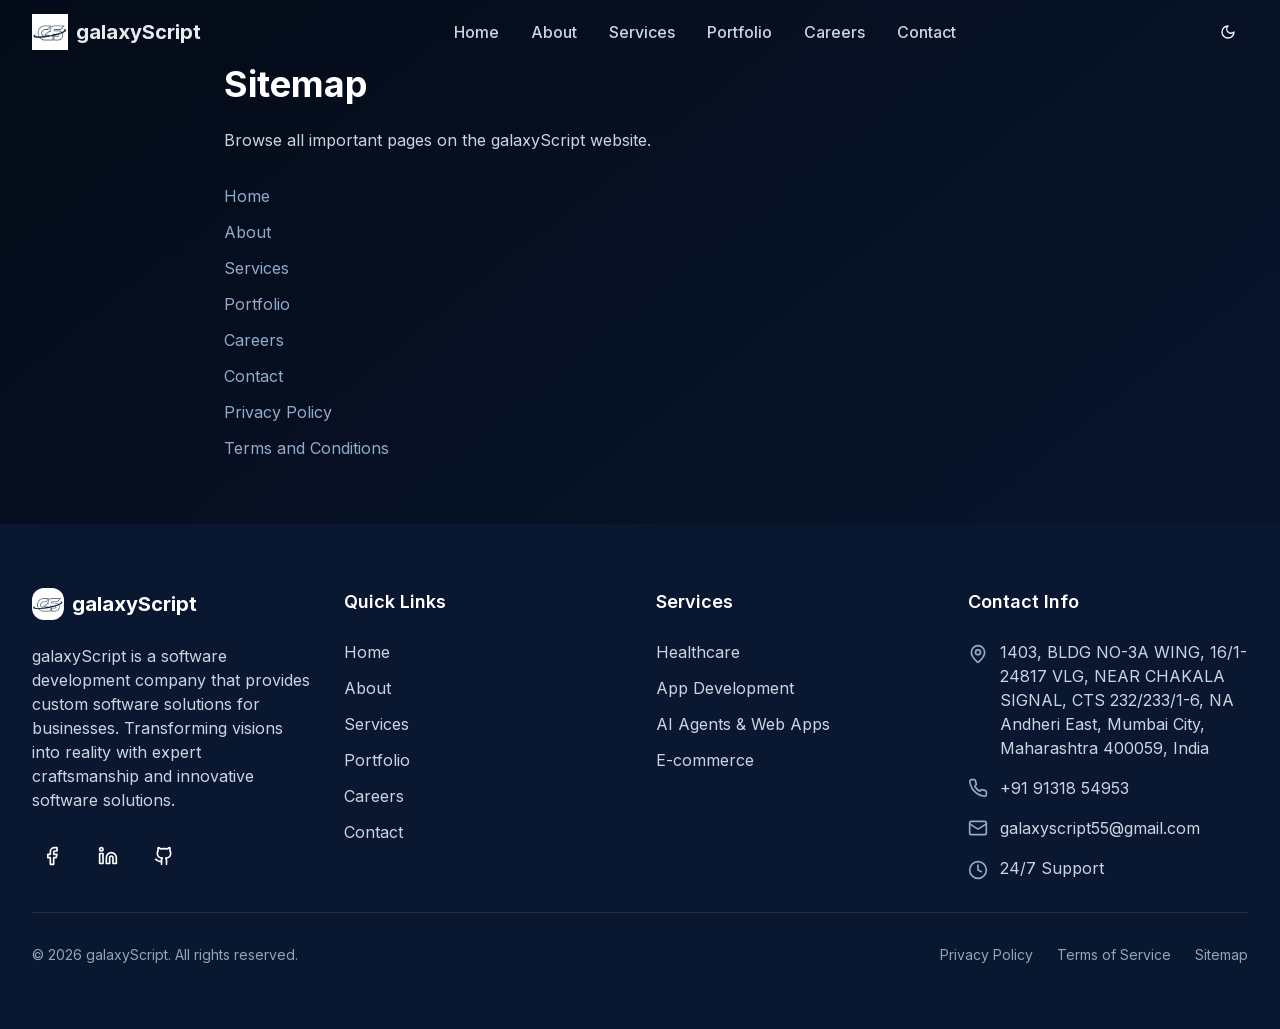
<file: sitemap.html>
<!DOCTYPE html><html lang="en"><head><meta charSet="utf-8"/><meta name="viewport" content="width=device-width, initial-scale=1"/><link rel="preload" as="image" href="/_next/static/media/company-logo.4715b9fb.jpg" fetchPriority="high"/><link rel="stylesheet" href="/_next/static/css/41d644d78b6698e5.css" data-precedence="next"/><link rel="stylesheet" href="/_next/static/css/da6e9b4a73108890.css" data-precedence="next"/><link rel="preload" as="script" fetchPriority="low" href="/_next/static/chunks/webpack-cb650dbaab01d669.js"/><script src="/_next/static/chunks/fd9d1056-9abfb49807193c16.js" async=""></script><script src="/_next/static/chunks/117-f1ce64ccbaf6ced5.js" async=""></script><script src="/_next/static/chunks/main-app-309e77ff8b8e6203.js" async=""></script><script src="/_next/static/chunks/972-e40179fadf565b57.js" async=""></script><script src="/_next/static/chunks/app/sitemap/page-30c7b922341237f6.js" async=""></script><script src="/_next/static/chunks/203-cdb6b2518a91c66d.js" async=""></script><script src="/_next/static/chunks/878-c3005250de6bd8cd.js" async=""></script><script src="/_next/static/chunks/app/layout-160cb5ec0fcdd004.js" async=""></script><script src="/_next/static/chunks/app/page-4a0882ed3319b7eb.js" async=""></script><link rel="preload" href="https://www.googletagmanager.com/gtag/js?id=G-7CBBF8YY45" as="script"/><link rel="icon" href="/favicon.png"/><title>Sitemap | galaxyScript</title><meta name="description" content="Sitemap of galaxyScript website pages."/><meta name="keywords" content="software development, custom software solutions, software development company, software development services, software development agency, software development company, software development services, software development agency"/><link rel="canonical" href="https://www.galaxyscript.co.uk/sitemap"/><script>document.documentElement.classList.add('js-reveal')</script><script src="/_next/static/chunks/polyfills-42372ed130431b0a.js" noModule=""></script></head><body class="__className_d8ebd1"><script>((e,t,r,n,o,l,a,i)=>{let u=document.documentElement,s=["light","dark"];function c(t){(Array.isArray(e)?e:[e]).forEach(e=>{let r="class"===e,n=r&&l?o.map(e=>l[e]||e):o;r?(u.classList.remove(...n),u.classList.add(l&&l[t]?l[t]:t)):u.setAttribute(e,t)}),i&&s.includes(t)&&(u.style.colorScheme=t)}if(n)c(n);else try{let e=localStorage.getItem(t)||r,n=a&&"system"===e?window.matchMedia("(prefers-color-scheme: dark)").matches?"dark":"light":e;c(n)}catch(e){}})("class","theme","dark",null,["light","dark"],null,true,true)</script><div class="min-h-screen bg-gradient-to-br from-brand-50 via-brand-100 to-brand-200 dark:from-brand-950 dark:via-brand-900 dark:to-brand-800"><div aria-hidden="true" class="pointer-events-none fixed inset-x-0 top-0 z-[60] h-[3px]"><div class="h-full w-full origin-left bg-gradient-to-r from-brand-800 via-indigo-500 to-violet-500 shadow-[0_0_8px_rgba(99,102,241,0.6)]" style="transform:scaleX(0)"></div></div><nav class="fixed top-0 w-full z-50 transition-[background-color,border-color,box-shadow] duration-300 bg-transparent"><div class="max-w-7xl mx-auto px-4 sm:px-6 lg:px-8"><div class="flex justify-between items-center h-16"><a class="flex items-center space-x-2" href="/"><img alt="galaxyScript Logo" fetchPriority="high" width="36" height="36" decoding="async" data-nimg="1" class="w-9 h-9 object-contain" style="color:transparent" src="/_next/static/media/company-logo.4715b9fb.jpg"/><span class="text-xl font-bold bg-gradient-to-r from-brand-800 to-brand-600 bg-clip-text text-transparent dark:text-white/90">galaxyScript</span></a><div class="hidden md:flex items-center space-x-8"><a class="text-slate-700 dark:text-slate-300 hover:text-brand-700 dark:hover:text-brand-300 transition-colors duration-200 font-medium" href="/">Home</a><a class="text-slate-700 dark:text-slate-300 hover:text-brand-700 dark:hover:text-brand-300 transition-colors duration-200 font-medium" href="/#about">About</a><a class="text-slate-700 dark:text-slate-300 hover:text-brand-700 dark:hover:text-brand-300 transition-colors duration-200 font-medium" href="/services">Services</a><a class="text-slate-700 dark:text-slate-300 hover:text-brand-700 dark:hover:text-brand-300 transition-colors duration-200 font-medium" href="/portfolio">Portfolio</a><a class="text-slate-700 dark:text-slate-300 hover:text-brand-700 dark:hover:text-brand-300 transition-colors duration-200 font-medium" href="/careers">Careers</a><a class="text-slate-700 dark:text-slate-300 hover:text-brand-700 dark:hover:text-brand-300 transition-colors duration-200 font-medium" href="/contact">Contact</a></div><div class="hidden md:flex items-center space-x-4"><button class="inline-flex items-center justify-center gap-2 whitespace-nowrap rounded-md text-sm font-medium ring-offset-background transition-colors focus-visible:outline-none focus-visible:ring-2 focus-visible:ring-ring focus-visible:ring-offset-2 disabled:pointer-events-none disabled:opacity-50 [&amp;_svg]:pointer-events-none [&amp;_svg]:size-4 [&amp;_svg]:shrink-0 hover:text-accent-foreground h-10 w-10 hover:bg-white/20 dark:hover:bg-slate-800/20"><svg xmlns="http://www.w3.org/2000/svg" width="24" height="24" viewBox="0 0 24 24" fill="none" stroke="currentColor" stroke-width="2" stroke-linecap="round" stroke-linejoin="round" class="lucide lucide-sun h-5 w-5 rotate-0 scale-100 transition-transform dark:-rotate-90 dark:scale-0"><circle cx="12" cy="12" r="4"></circle><path d="M12 2v2"></path><path d="M12 20v2"></path><path d="m4.93 4.93 1.41 1.41"></path><path d="m17.66 17.66 1.41 1.41"></path><path d="M2 12h2"></path><path d="M20 12h2"></path><path d="m6.34 17.66-1.41 1.41"></path><path d="m19.07 4.93-1.41 1.41"></path></svg><svg xmlns="http://www.w3.org/2000/svg" width="24" height="24" viewBox="0 0 24 24" fill="none" stroke="currentColor" stroke-width="2" stroke-linecap="round" stroke-linejoin="round" class="lucide lucide-moon absolute h-5 w-5 rotate-90 scale-0 transition-transform dark:rotate-0 dark:scale-100"><path d="M12 3a6 6 0 0 0 9 9 9 9 0 1 1-9-9Z"></path></svg><span class="sr-only">Toggle theme</span></button></div><div class="md:hidden flex items-center space-x-2"><button class="inline-flex items-center justify-center gap-2 whitespace-nowrap rounded-md text-sm font-medium ring-offset-background transition-colors focus-visible:outline-none focus-visible:ring-2 focus-visible:ring-ring focus-visible:ring-offset-2 disabled:pointer-events-none disabled:opacity-50 [&amp;_svg]:pointer-events-none [&amp;_svg]:size-4 [&amp;_svg]:shrink-0 hover:text-accent-foreground h-10 w-10 hover:bg-white/20 dark:hover:bg-slate-800/20"><svg xmlns="http://www.w3.org/2000/svg" width="24" height="24" viewBox="0 0 24 24" fill="none" stroke="currentColor" stroke-width="2" stroke-linecap="round" stroke-linejoin="round" class="lucide lucide-sun h-5 w-5 rotate-0 scale-100 transition-transform dark:-rotate-90 dark:scale-0"><circle cx="12" cy="12" r="4"></circle><path d="M12 2v2"></path><path d="M12 20v2"></path><path d="m4.93 4.93 1.41 1.41"></path><path d="m17.66 17.66 1.41 1.41"></path><path d="M2 12h2"></path><path d="M20 12h2"></path><path d="m6.34 17.66-1.41 1.41"></path><path d="m19.07 4.93-1.41 1.41"></path></svg><svg xmlns="http://www.w3.org/2000/svg" width="24" height="24" viewBox="0 0 24 24" fill="none" stroke="currentColor" stroke-width="2" stroke-linecap="round" stroke-linejoin="round" class="lucide lucide-moon absolute h-5 w-5 rotate-90 scale-0 transition-transform dark:rotate-0 dark:scale-100"><path d="M12 3a6 6 0 0 0 9 9 9 9 0 1 1-9-9Z"></path></svg><span class="sr-only">Toggle theme</span></button><button class="inline-flex items-center justify-center gap-2 whitespace-nowrap rounded-md text-sm font-medium ring-offset-background transition-colors focus-visible:outline-none focus-visible:ring-2 focus-visible:ring-ring focus-visible:ring-offset-2 disabled:pointer-events-none disabled:opacity-50 [&amp;_svg]:pointer-events-none [&amp;_svg]:size-4 [&amp;_svg]:shrink-0 hover:bg-accent hover:text-accent-foreground h-10 w-10"><svg xmlns="http://www.w3.org/2000/svg" width="24" height="24" viewBox="0 0 24 24" fill="none" stroke="currentColor" stroke-width="2" stroke-linecap="round" stroke-linejoin="round" class="lucide lucide-menu w-5 h-5"><line x1="4" x2="20" y1="12" y2="12"></line><line x1="4" x2="20" y1="6" y2="6"></line><line x1="4" x2="20" y1="18" y2="18"></line></svg></button></div></div></div></nav><main><div class="max-w-4xl mx-auto px-4 sm:px-6 lg:px-8 py-16"><h1 class="text-3xl md:text-4xl font-bold text-slate-900 dark:text-white mb-6">Sitemap</h1><p class="text-slate-600 dark:text-slate-300 mb-8">Browse all important pages on the galaxyScript website.</p><ul class="space-y-3"><li><a class="text-brand-700 hover:text-brand-800 hover:underline dark:text-brand-300 dark:hover:text-brand-200" href="/">Home</a></li><li><a class="text-brand-700 hover:text-brand-800 hover:underline dark:text-brand-300 dark:hover:text-brand-200" href="/#about">About</a></li><li><a class="text-brand-700 hover:text-brand-800 hover:underline dark:text-brand-300 dark:hover:text-brand-200" href="/services">Services</a></li><li><a class="text-brand-700 hover:text-brand-800 hover:underline dark:text-brand-300 dark:hover:text-brand-200" href="/portfolio">Portfolio</a></li><li><a class="text-brand-700 hover:text-brand-800 hover:underline dark:text-brand-300 dark:hover:text-brand-200" href="/careers">Careers</a></li><li><a class="text-brand-700 hover:text-brand-800 hover:underline dark:text-brand-300 dark:hover:text-brand-200" href="/contact">Contact</a></li><li><a class="text-brand-700 hover:text-brand-800 hover:underline dark:text-brand-300 dark:hover:text-brand-200" href="/privacy">Privacy Policy</a></li><li><a class="text-brand-700 hover:text-brand-800 hover:underline dark:text-brand-300 dark:hover:text-brand-200" href="/terms">Terms and Conditions</a></li></ul></div></main><footer class="bg-brand-800 text-white"><div class="max-w-7xl mx-auto px-4 sm:px-6 lg:px-8 py-16"><div class="grid md:grid-cols-2 lg:grid-cols-4 gap-8"><div><div class="flex items-center space-x-2 mb-6"><img alt="galaxyScript Logo" loading="lazy" width="32" height="32" decoding="async" data-nimg="1" class="w-8 h-8 object-contain rounded-lg" style="color:transparent" src="/_next/static/media/company-logo.4715b9fb.jpg"/><span class="text-xl font-bold">galaxyScript</span></div><p class="text-slate-300 mb-6">galaxyScript is a software development company that provides custom software solutions for businesses. Transforming visions into reality with expert craftsmanship and innovative software solutions.</p><div class="flex space-x-4"><a target="_blank" rel="noopener noreferrer" aria-label="Facebook" class="hover:bg-brand-700 size-10 flex items-center justify-center rounded-full" href="https://www.facebook.com/share/1FdGRzAFEA/?mibextid=wwXIfr"><svg xmlns="http://www.w3.org/2000/svg" width="24" height="24" viewBox="0 0 24 24" fill="none" stroke="currentColor" stroke-width="2" stroke-linecap="round" stroke-linejoin="round" class="lucide lucide-facebook w-5 h-5"><path d="M18 2h-3a5 5 0 0 0-5 5v3H7v4h3v8h4v-8h3l1-4h-4V7a1 1 0 0 1 1-1h3z"></path></svg></a><a target="_blank" rel="noopener noreferrer" aria-label="LinkedIn" class="hover:bg-brand-700 size-10 flex items-center justify-center rounded-full" href="https://www.linkedin.com/company/13728866/"><svg xmlns="http://www.w3.org/2000/svg" width="24" height="24" viewBox="0 0 24 24" fill="none" stroke="currentColor" stroke-width="2" stroke-linecap="round" stroke-linejoin="round" class="lucide lucide-linkedin w-5 h-5"><path d="M16 8a6 6 0 0 1 6 6v7h-4v-7a2 2 0 0 0-2-2 2 2 0 0 0-2 2v7h-4v-7a6 6 0 0 1 6-6z"></path><rect width="4" height="12" x="2" y="9"></rect><circle cx="4" cy="4" r="2"></circle></svg></a><a target="_blank" class="hover:bg-brand-700 size-10 flex items-center justify-center rounded-full" href="https://github.com/galaxyScriptOrg"><svg xmlns="http://www.w3.org/2000/svg" width="24" height="24" viewBox="0 0 24 24" fill="none" stroke="currentColor" stroke-width="2" stroke-linecap="round" stroke-linejoin="round" class="lucide lucide-github w-5 h-5"><path d="M15 22v-4a4.8 4.8 0 0 0-1-3.5c3 0 6-2 6-5.5.08-1.25-.27-2.48-1-3.5.28-1.15.28-2.35 0-3.5 0 0-1 0-3 1.5-2.64-.5-5.36-.5-8 0C6 2 5 2 5 2c-.3 1.15-.3 2.35 0 3.5A5.403 5.403 0 0 0 4 9c0 3.5 3 5.5 6 5.5-.39.49-.68 1.05-.85 1.65-.17.6-.22 1.23-.15 1.85v4"></path><path d="M9 18c-4.51 2-5-2-7-2"></path></svg></a></div></div><div><h3 class="text-lg font-semibold mb-6">Quick Links</h3><ul class="space-y-3"><li><a class="text-slate-300 hover:text-white transition-colors" href="/">Home</a></li><li><a class="text-slate-300 hover:text-white transition-colors" href="/#about">About</a></li><li><a class="text-slate-300 hover:text-white transition-colors" href="/services">Services</a></li><li><a class="text-slate-300 hover:text-white transition-colors" href="/portfolio">Portfolio</a></li><li><a class="text-slate-300 hover:text-white transition-colors" href="/careers">Careers</a></li><li><a class="text-slate-300 hover:text-white transition-colors" href="/contact">Contact</a></li></ul></div><div><h3 class="text-lg font-semibold mb-6">Services</h3><ul class="space-y-3"><li><a class="text-slate-300 hover:text-white transition-colors" href="/services#healthcare">Healthcare</a></li><li><a class="text-slate-300 hover:text-white transition-colors" href="/services#app">App Development</a></li><li><a class="text-slate-300 hover:text-white transition-colors" href="/services#web">AI Agents &amp; Web Apps</a></li><li><a class="text-slate-300 hover:text-white transition-colors" href="/services#ecommerce">E-commerce</a></li></ul></div><div><h3 class="text-lg font-semibold mb-6">Contact Info</h3><div class="space-y-4"><div class="flex items-start space-x-3"><svg xmlns="http://www.w3.org/2000/svg" width="24" height="24" viewBox="0 0 24 24" fill="none" stroke="currentColor" stroke-width="2" stroke-linecap="round" stroke-linejoin="round" class="lucide lucide-map-pin w-5 h-5 text-brand-300 mt-1 flex-shrink-0"><path d="M20 10c0 4.993-5.539 10.193-7.399 11.799a1 1 0 0 1-1.202 0C9.539 20.193 4 14.993 4 10a8 8 0 0 1 16 0"></path><circle cx="12" cy="10" r="3"></circle></svg><div><p class="text-slate-300">1403, BLDG NO-3A WING, 16/1-24817 VLG, NEAR CHAKALA SIGNAL, CTS 232/233/1-6, NA</p><p class="text-slate-300">Andheri East, Mumbai City, Maharashtra 400059, India</p></div></div><div class="flex items-center space-x-3"><svg xmlns="http://www.w3.org/2000/svg" width="24" height="24" viewBox="0 0 24 24" fill="none" stroke="currentColor" stroke-width="2" stroke-linecap="round" stroke-linejoin="round" class="lucide lucide-phone w-5 h-5 text-brand-300 flex-shrink-0"><path d="M22 16.92v3a2 2 0 0 1-2.18 2 19.79 19.79 0 0 1-8.63-3.07 19.5 19.5 0 0 1-6-6 19.79 19.79 0 0 1-3.07-8.67A2 2 0 0 1 4.11 2h3a2 2 0 0 1 2 1.72 12.84 12.84 0 0 0 .7 2.81 2 2 0 0 1-.45 2.11L8.09 9.91a16 16 0 0 0 6 6l1.27-1.27a2 2 0 0 1 2.11-.45 12.84 12.84 0 0 0 2.81.7A2 2 0 0 1 22 16.92z"></path></svg><p class="text-slate-300">+91 91318 54953</p></div><div class="flex items-center space-x-3"><svg xmlns="http://www.w3.org/2000/svg" width="24" height="24" viewBox="0 0 24 24" fill="none" stroke="currentColor" stroke-width="2" stroke-linecap="round" stroke-linejoin="round" class="lucide lucide-mail w-5 h-5 text-brand-300 flex-shrink-0"><rect width="20" height="16" x="2" y="4" rx="2"></rect><path d="m22 7-8.97 5.7a1.94 1.94 0 0 1-2.06 0L2 7"></path></svg><p class="text-slate-300">galaxyscript55@gmail.com</p></div><div class="flex items-start space-x-3"><svg xmlns="http://www.w3.org/2000/svg" width="24" height="24" viewBox="0 0 24 24" fill="none" stroke="currentColor" stroke-width="2" stroke-linecap="round" stroke-linejoin="round" class="lucide lucide-clock w-5 h-5 text-brand-300 mt-1 flex-shrink-0"><circle cx="12" cy="12" r="10"></circle><polyline points="12 6 12 12 16 14"></polyline></svg><div><p class="text-slate-300">24/7 Support</p></div></div></div></div></div><div class="border-t border-white/10 mt-8 pt-8 flex flex-col md:flex-row justify-between items-center"><p class="text-slate-400 text-sm">© 2026 galaxyScript. All rights reserved.</p><div class="flex space-x-6 mt-4 md:mt-0"><a class="text-slate-400 hover:text-white text-sm transition-colors" href="/privacy">Privacy Policy</a><a class="text-slate-400 hover:text-white text-sm transition-colors" href="/terms">Terms of Service</a><a class="text-slate-400 hover:text-white text-sm transition-colors" href="/sitemap">Sitemap</a></div></div></div></footer></div><script src="/_next/static/chunks/webpack-cb650dbaab01d669.js" async=""></script><script>(self.__next_f=self.__next_f||[]).push([0]);self.__next_f.push([2,null])</script><script>self.__next_f.push([1,"1:HL[\"/_next/static/css/41d644d78b6698e5.css\",\"style\"]\n2:HL[\"/_next/static/css/da6e9b4a73108890.css\",\"style\"]\n"])</script><script>self.__next_f.push([1,"3:I[2846,[],\"\"]\n5:I[2972,[\"972\",\"static/chunks/972-e40179fadf565b57.js\",\"62\",\"static/chunks/app/sitemap/page-30c7b922341237f6.js\"],\"\"]\n6:I[4707,[],\"\"]\n7:I[6423,[],\"\"]\n8:I[2798,[\"972\",\"static/chunks/972-e40179fadf565b57.js\",\"203\",\"static/chunks/203-cdb6b2518a91c66d.js\",\"878\",\"static/chunks/878-c3005250de6bd8cd.js\",\"185\",\"static/chunks/app/layout-160cb5ec0fcdd004.js\"],\"ThemeProvider\"]\n9:I[1,[\"972\",\"static/chunks/972-e40179fadf565b57.js\",\"203\",\"static/chunks/203-cdb6b2518a91c66d.js\",\"878\",\"static/chunks/878-c3005250de6bd8cd.js\",\"185\",\"static/chunks/app/layout-160cb5ec0fcdd004.js\"],\"ScrollProgress\"]\na:I[5453,[\"972\",\"static/chunks/972-e40179fadf565b57.js\",\"203\",\"static/chunks/203-cdb6b2518a91c66d.js\",\"878\",\"static/chunks/878-c3005250de6bd8cd.js\",\"185\",\"static/chunks/app/layout-160cb5ec0fcdd004.js\"],\"Navbar\"]\nb:I[5878,[\"972\",\"static/chunks/972-e40179fadf565b57.js\",\"203\",\"static/chunks/203-cdb6b2518a91c66d.js\",\"878\",\"static/chunks/878-c3005250de6bd8cd.js\",\"931\",\"static/chunks/app/page-4a0882ed3319b7eb.js\"],\"Image\"]\nc:I[1618,[\"972\",\"static/chunks/972-e40179fadf565b57.js\",\"203\",\"static/chunks/203-cdb6b2518a91c66d.js\",\"878\",\"static/chunks/878-c3005250de6bd8cd.js\",\"185\",\"static/chunks/app/layout-160cb5ec0fcdd004.js\"],\"ScrollReveal\"]\nd:I[8003,[\"972\",\"static/chunks/972-e40179fadf565b57.js\",\"203\",\"static/chunks/203-cdb6b2518a91c66d.js\",\"878\",\"static/chunks/878-c3005250de6bd8cd.js\",\"185\",\"static/chunks/app/layout-160cb5ec0fcdd004.js\"],\"\"]\nf:I[1060,[],\"\"]\n10:[]\n"])</script><script>self.__next_f.push([1,"0:[\"$\",\"$L3\",null,{\"buildId\":\"4KX-2IoPJvF6ANqi6NaEY\",\"assetPrefix\":\"\",\"urlParts\":[\"\",\"sitemap\"],\"initialTree\":[\"\",{\"children\":[\"sitemap\",{\"children\":[\"__PAGE__\",{}]}]},\"$undefined\",\"$undefined\",true],\"initialSeedData\":[\"\",{\"children\":[\"sitemap\",{\"children\":[\"__PAGE__\",{},[[\"$L4\",[\"$\",\"div\",null,{\"className\":\"max-w-4xl mx-auto px-4 sm:px-6 lg:px-8 py-16\",\"children\":[[\"$\",\"h1\",null,{\"className\":\"text-3xl md:text-4xl font-bold text-slate-900 dark:text-white mb-6\",\"children\":\"Sitemap\"}],[\"$\",\"p\",null,{\"className\":\"text-slate-600 dark:text-slate-300 mb-8\",\"children\":\"Browse all important pages on the galaxyScript website.\"}],[\"$\",\"ul\",null,{\"className\":\"space-y-3\",\"children\":[[\"$\",\"li\",\"/\",{\"children\":[\"$\",\"$L5\",null,{\"href\":\"/\",\"className\":\"text-brand-700 hover:text-brand-800 hover:underline dark:text-brand-300 dark:hover:text-brand-200\",\"children\":\"Home\"}]}],[\"$\",\"li\",\"/#about\",{\"children\":[\"$\",\"$L5\",null,{\"href\":\"/#about\",\"className\":\"text-brand-700 hover:text-brand-800 hover:underline dark:text-brand-300 dark:hover:text-brand-200\",\"children\":\"About\"}]}],[\"$\",\"li\",\"/services\",{\"children\":[\"$\",\"$L5\",null,{\"href\":\"/services\",\"className\":\"text-brand-700 hover:text-brand-800 hover:underline dark:text-brand-300 dark:hover:text-brand-200\",\"children\":\"Services\"}]}],[\"$\",\"li\",\"/portfolio\",{\"children\":[\"$\",\"$L5\",null,{\"href\":\"/portfolio\",\"className\":\"text-brand-700 hover:text-brand-800 hover:underline dark:text-brand-300 dark:hover:text-brand-200\",\"children\":\"Portfolio\"}]}],[\"$\",\"li\",\"/careers\",{\"children\":[\"$\",\"$L5\",null,{\"href\":\"/careers\",\"className\":\"text-brand-700 hover:text-brand-800 hover:underline dark:text-brand-300 dark:hover:text-brand-200\",\"children\":\"Careers\"}]}],[\"$\",\"li\",\"/contact\",{\"children\":[\"$\",\"$L5\",null,{\"href\":\"/contact\",\"className\":\"text-brand-700 hover:text-brand-800 hover:underline dark:text-brand-300 dark:hover:text-brand-200\",\"children\":\"Contact\"}]}],[\"$\",\"li\",\"/privacy\",{\"children\":[\"$\",\"$L5\",null,{\"href\":\"/privacy\",\"className\":\"text-brand-700 hover:text-brand-800 hover:underline dark:text-brand-300 dark:hover:text-brand-200\",\"children\":\"Privacy Policy\"}]}],[\"$\",\"li\",\"/terms\",{\"children\":[\"$\",\"$L5\",null,{\"href\":\"/terms\",\"className\":\"text-brand-700 hover:text-brand-800 hover:underline dark:text-brand-300 dark:hover:text-brand-200\",\"children\":\"Terms and Conditions\"}]}]]}]]}],null],null],null]},[null,[\"$\",\"$L6\",null,{\"parallelRouterKey\":\"children\",\"segmentPath\":[\"children\",\"sitemap\",\"children\"],\"error\":\"$undefined\",\"errorStyles\":\"$undefined\",\"errorScripts\":\"$undefined\",\"template\":[\"$\",\"$L7\",null,{}],\"templateStyles\":\"$undefined\",\"templateScripts\":\"$undefined\",\"notFound\":\"$undefined\",\"notFoundStyles\":\"$undefined\"}]],null]},[[[[\"$\",\"link\",\"0\",{\"rel\":\"stylesheet\",\"href\":\"/_next/static/css/41d644d78b6698e5.css\",\"precedence\":\"next\",\"crossOrigin\":\"$undefined\"}],[\"$\",\"link\",\"1\",{\"rel\":\"stylesheet\",\"href\":\"/_next/static/css/da6e9b4a73108890.css\",\"precedence\":\"next\",\"crossOrigin\":\"$undefined\"}]],[\"$\",\"html\",null,{\"lang\":\"en\",\"suppressHydrationWarning\":true,\"children\":[[\"$\",\"head\",null,{\"children\":[[\"$\",\"link\",null,{\"rel\":\"icon\",\"href\":\"/favicon.png\"}],[\"$\",\"script\",null,{\"dangerouslySetInnerHTML\":{\"__html\":\"document.documentElement.classList.add('js-reveal')\"}}]]}],[\"$\",\"body\",null,{\"className\":\"__className_d8ebd1\",\"children\":[[\"$\",\"$L8\",null,{\"attribute\":\"class\",\"defaultTheme\":\"dark\",\"enableSystem\":true,\"disableTransitionOnChange\":true,\"children\":[[\"$\",\"div\",null,{\"className\":\"min-h-screen bg-gradient-to-br from-brand-50 via-brand-100 to-brand-200 dark:from-brand-950 dark:via-brand-900 dark:to-brand-800\",\"children\":[[\"$\",\"$L9\",null,{}],[\"$\",\"$La\",null,{}],[\"$\",\"main\",null,{\"children\":[\"$\",\"$L6\",null,{\"parallelRouterKey\":\"children\",\"segmentPath\":[\"children\"],\"error\":\"$undefined\",\"errorStyles\":\"$undefined\",\"errorScripts\":\"$undefined\",\"template\":[\"$\",\"$L7\",null,{}],\"templateStyles\":\"$undefined\",\"templateScripts\":\"$undefined\",\"notFound\":[[\"$\",\"title\",null,{\"children\":\"404: This page could not be found.\"}],[\"$\",\"div\",null,{\"style\":{\"fontFamily\":\"system-ui,\\\"Segoe UI\\\",Roboto,Helvetica,Arial,sans-serif,\\\"Apple Color Emoji\\\",\\\"Segoe UI Emoji\\\"\",\"height\":\"100vh\",\"textAlign\":\"center\",\"display\":\"flex\",\"flexDirection\":\"column\",\"alignItems\":\"center\",\"justifyContent\":\"center\"},\"children\":[\"$\",\"div\",null,{\"children\":[[\"$\",\"style\",null,{\"dangerouslySetInnerHTML\":{\"__html\":\"body{color:#000;background:#fff;margin:0}.next-error-h1{border-right:1px solid rgba(0,0,0,.3)}@media (prefers-color-scheme:dark){body{color:#fff;background:#000}.next-error-h1{border-right:1px solid rgba(255,255,255,.3)}}\"}}],[\"$\",\"h1\",null,{\"className\":\"next-error-h1\",\"style\":{\"display\":\"inline-block\",\"margin\":\"0 20px 0 0\",\"padding\":\"0 23px 0 0\",\"fontSize\":24,\"fontWeight\":500,\"verticalAlign\":\"top\",\"lineHeight\":\"49px\"},\"children\":\"404\"}],[\"$\",\"div\",null,{\"style\":{\"display\":\"inline-block\"},\"children\":[\"$\",\"h2\",null,{\"style\":{\"fontSize\":14,\"fontWeight\":400,\"lineHeight\":\"49px\",\"margin\":0},\"children\":\"This page could not be found.\"}]}]]}]}]],\"notFoundStyles\":[]}]}],[\"$\",\"footer\",null,{\"className\":\"bg-brand-800 text-white\",\"children\":[\"$\",\"div\",null,{\"className\":\"max-w-7xl mx-auto px-4 sm:px-6 lg:px-8 py-16\",\"children\":[[\"$\",\"div\",null,{\"className\":\"grid md:grid-cols-2 lg:grid-cols-4 gap-8\",\"children\":[[\"$\",\"div\",null,{\"children\":[[\"$\",\"div\",null,{\"className\":\"flex items-center space-x-2 mb-6\",\"children\":[[\"$\",\"$Lb\",null,{\"src\":{\"src\":\"/_next/static/media/company-logo.4715b9fb.jpg\",\"height\":100,\"width\":100,\"blurDataURL\":\"[data-uri]\",\"blurWidth\":8,\"blurHeight\":8},\"alt\":\"galaxyScript Logo\",\"width\":32,\"height\":32,\"className\":\"w-8 h-8 object-contain rounded-lg\"}],[\"$\",\"span\",null,{\"className\":\"text-xl font-bold\",\"children\":\"galaxyScript\"}]]}],[\"$\",\"p\",null,{\"className\":\"text-slate-300 mb-6\",\"children\":\"galaxyScript is a software development company that provides custom software solutions for businesses. Transforming visions into reality with expert craftsmanship and innovative software solutions.\"}],[\"$\",\"div\",null,{\"className\":\"flex space-x-4\",\"children\":[[\"$\",\"$L5\",null,{\"href\":\"https://www.facebook.com/share/1FdGRzAFEA/?mibextid=wwXIfr\",\"target\":\"_blank\",\"rel\":\"noopener noreferrer\",\"aria-label\":\"Facebook\",\"className\":\"hover:bg-brand-700 size-10 flex items-center justify-center rounded-full\",\"children\":[\"$\",\"svg\",null,{\"xmlns\":\"http://www.w3.org/2000/svg\",\"width\":24,\"height\":24,\"viewBox\":\"0 0 24 24\",\"fill\":\"none\",\"stroke\":\"currentColor\",\"strokeWidth\":2,\"strokeLinecap\":\"round\",\"strokeLinejoin\":\"round\",\"className\":\"lucide lucide-facebook w-5 h-5\",\"children\":[[\"$\",\"path\",\"1jg4f8\",{\"d\":\"M18 2h-3a5 5 0 0 0-5 5v3H7v4h3v8h4v-8h3l1-4h-4V7a1 1 0 0 1 1-1h3z\"}],\"$undefined\"]}]}],[\"$\",\"$L5\",null,{\"href\":\"https://www.linkedin.com/company/13728866/\",\"target\":\"_blank\",\"rel\":\"noopener noreferrer\",\"aria-label\":\"LinkedIn\",\"className\":\"hover:bg-brand-700 size-10 flex items-center justify-center rounded-full\",\"children\":[\"$\",\"svg\",null,{\"xmlns\":\"http://www.w3.org/2000/svg\",\"width\":24,\"height\":24,\"viewBox\":\"0 0 24 24\",\"fill\":\"none\",\"stroke\":\"currentColor\",\"strokeWidth\":2,\"strokeLinecap\":\"round\",\"strokeLinejoin\":\"round\",\"className\":\"lucide lucide-linkedin w-5 h-5\",\"children\":[[\"$\",\"path\",\"c2jq9f\",{\"d\":\"M16 8a6 6 0 0 1 6 6v7h-4v-7a2 2 0 0 0-2-2 2 2 0 0 0-2 2v7h-4v-7a6 6 0 0 1 6-6z\"}],[\"$\",\"rect\",\"mk3on5\",{\"width\":\"4\",\"height\":\"12\",\"x\":\"2\",\"y\":\"9\"}],[\"$\",\"circle\",\"bt5ra8\",{\"cx\":\"4\",\"cy\":\"4\",\"r\":\"2\"}],\"$undefined\"]}]}],[\"$\",\"$L5\",null,{\"href\":\"https://github.com/galaxyScriptOrg\",\"target\":\"_blank\",\"className\":\"hover:bg-brand-700 size-10 flex items-center justify-center rounded-full\",\"children\":[\"$\",\"svg\",null,{\"xmlns\":\"http://www.w3.org/2000/svg\",\"width\":24,\"height\":24,\"viewBox\":\"0 0 24 24\",\"fill\":\"none\",\"stroke\":\"currentColor\",\"strokeWidth\":2,\"strokeLinecap\":\"round\",\"strokeLinejoin\":\"round\",\"className\":\"lucide lucide-github w-5 h-5\",\"children\":[[\"$\",\"path\",\"tonef\",{\"d\":\"M15 22v-4a4.8 4.8 0 0 0-1-3.5c3 0 6-2 6-5.5.08-1.25-.27-2.48-1-3.5.28-1.15.28-2.35 0-3.5 0 0-1 0-3 1.5-2.64-.5-5.36-.5-8 0C6 2 5 2 5 2c-.3 1.15-.3 2.35 0 3.5A5.403 5.403 0 0 0 4 9c0 3.5 3 5.5 6 5.5-.39.49-.68 1.05-.85 1.65-.17.6-.22 1.23-.15 1.85v4\"}],[\"$\",\"path\",\"9comsn\",{\"d\":\"M9 18c-4.51 2-5-2-7-2\"}],\"$undefined\"]}]}]]}]]}],[\"$\",\"div\",null,{\"children\":[[\"$\",\"h3\",null,{\"className\":\"text-lg font-semibold mb-6\",\"children\":\"Quick Links\"}],[\"$\",\"ul\",null,{\"className\":\"space-y-3\",\"children\":[[\"$\",\"li\",null,{\"children\":[\"$\",\"$L5\",null,{\"href\":\"/\",\"className\":\"text-slate-300 hover:text-white transition-colors\",\"children\":\"Home\"}]}],[\"$\",\"li\",null,{\"children\":[\"$\",\"$L5\",null,{\"href\":\"/#about\",\"className\":\"text-slate-300 hover:text-white transition-colors\",\"children\":\"About\"}]}],[\"$\",\"li\",null,{\"children\":[\"$\",\"$L5\",null,{\"href\":\"/services\",\"className\":\"text-slate-300 hover:text-white transition-colors\",\"children\":\"Services\"}]}],[\"$\",\"li\",null,{\"children\":[\"$\",\"$L5\",null,{\"href\":\"/portfolio\",\"className\":\"text-slate-300 hover:text-white transition-colors\",\"children\":\"Portfolio\"}]}],[\"$\",\"li\",null,{\"children\":[\"$\",\"$L5\",null,{\"href\":\"/careers\",\"className\":\"text-slate-300 hover:text-white transition-colors\",\"children\":\"Careers\"}]}],[\"$\",\"li\",null,{\"children\":[\"$\",\"$L5\",null,{\"href\":\"/contact\",\"className\":\"text-slate-300 hover:text-white transition-colors\",\"children\":\"Contact\"}]}]]}]]}],[\"$\",\"div\",null,{\"children\":[[\"$\",\"h3\",null,{\"className\":\"text-lg font-semibold mb-6\",\"children\":\"Services\"}],[\"$\",\"ul\",null,{\"className\":\"space-y-3\",\"children\":[[\"$\",\"li\",null,{\"children\":[\"$\",\"$L5\",null,{\"href\":\"/services#healthcare\",\"className\":\"text-slate-300 hover:text-white transition-colors\",\"children\":\"Healthcare\"}]}],[\"$\",\"li\",null,{\"children\":[\"$\",\"$L5\",null,{\"href\":\"/services#app\",\"className\":\"text-slate-300 hover:text-white transition-colors\",\"children\":\"App Development\"}]}],[\"$\",\"li\",null,{\"children\":[\"$\",\"$L5\",null,{\"href\":\"/services#web\",\"className\":\"text-slate-300 hover:text-white transition-colors\",\"children\":\"AI Agents \u0026 Web Apps\"}]}],[\"$\",\"li\",null,{\"children\":[\"$\",\"$L5\",null,{\"href\":\"/services#ecommerce\",\"className\":\"text-slate-300 hover:text-white transition-colors\",\"children\":\"E-commerce\"}]}]]}]]}],[\"$\",\"div\",null,{\"children\":[[\"$\",\"h3\",null,{\"className\":\"text-lg font-semibold mb-6\",\"children\":\"Contact Info\"}],[\"$\",\"div\",null,{\"className\":\"space-y-4\",\"children\":[[\"$\",\"div\",null,{\"className\":\"flex items-start space-x-3\",\"children\":[[\"$\",\"svg\",null,{\"xmlns\":\"http://www.w3.org/2000/svg\",\"width\":24,\"height\":24,\"viewBox\":\"0 0 24 24\",\"fill\":\"none\",\"stroke\":\"currentColor\",\"strokeWidth\":2,\"strokeLinecap\":\"round\",\"strokeLinejoin\":\"round\",\"className\":\"lucide lucide-map-pin w-5 h-5 text-brand-300 mt-1 flex-shrink-0\",\"children\":[[\"$\",\"path\",\"1r0f0z\",{\"d\":\"M20 10c0 4.993-5.539 10.193-7.399 11.799a1 1 0 0 1-1.202 0C9.539 20.193 4 14.993 4 10a8 8 0 0 1 16 0\"}],[\"$\",\"circle\",\"ilqhr7\",{\"cx\":\"12\",\"cy\":\"10\",\"r\":\"3\"}],\"$undefined\"]}],[\"$\",\"div\",null,{\"children\":[[\"$\",\"p\",null,{\"className\":\"text-slate-300\",\"children\":\"1403, BLDG NO-3A WING, 16/1-24817 VLG, NEAR CHAKALA SIGNAL, CTS 232/233/1-6, NA\"}],[\"$\",\"p\",null,{\"className\":\"text-slate-300\",\"children\":\"Andheri East, Mumbai City, Maharashtra 400059, India\"}]]}]]}],[\"$\",\"div\",null,{\"className\":\"flex items-center space-x-3\",\"children\":[[\"$\",\"svg\",null,{\"xmlns\":\"http://www.w3.org/2000/svg\",\"width\":24,\"height\":24,\"viewBox\":\"0 0 24 24\",\"fill\":\"none\",\"stroke\":\"currentColor\",\"strokeWidth\":2,\"strokeLinecap\":\"round\",\"strokeLinejoin\":\"round\",\"className\":\"lucide lucide-phone w-5 h-5 text-brand-300 flex-shrink-0\",\"children\":[[\"$\",\"path\",\"foiqr5\",{\"d\":\"M22 16.92v3a2 2 0 0 1-2.18 2 19.79 19.79 0 0 1-8.63-3.07 19.5 19.5 0 0 1-6-6 19.79 19.79 0 0 1-3.07-8.67A2 2 0 0 1 4.11 2h3a2 2 0 0 1 2 1.72 12.84 12.84 0 0 0 .7 2.81 2 2 0 0 1-.45 2.11L8.09 9.91a16 16 0 0 0 6 6l1.27-1.27a2 2 0 0 1 2.11-.45 12.84 12.84 0 0 0 2.81.7A2 2 0 0 1 22 16.92z\"}],\"$undefined\"]}],[\"$\",\"p\",null,{\"className\":\"text-slate-300\",\"children\":\"+91 91318 54953\"}]]}],[\"$\",\"div\",null,{\"className\":\"flex items-center space-x-3\",\"children\":[[\"$\",\"svg\",null,{\"xmlns\":\"http://www.w3.org/2000/svg\",\"width\":24,\"height\":24,\"viewBox\":\"0 0 24 24\",\"fill\":\"none\",\"stroke\":\"currentColor\",\"strokeWidth\":2,\"strokeLinecap\":\"round\",\"strokeLinejoin\":\"round\",\"className\":\"lucide lucide-mail w-5 h-5 text-brand-300 flex-shrink-0\",\"children\":[[\"$\",\"rect\",\"18n3k1\",{\"width\":\"20\",\"height\":\"16\",\"x\":\"2\",\"y\":\"4\",\"rx\":\"2\"}],[\"$\",\"path\",\"1ocrg3\",{\"d\":\"m22 7-8.97 5.7a1.94 1.94 0 0 1-2.06 0L2 7\"}],\"$undefined\"]}],[\"$\",\"p\",null,{\"className\":\"text-slate-300\",\"children\":\"galaxyscript55@gmail.com\"}]]}],[\"$\",\"div\",null,{\"className\":\"flex items-start space-x-3\",\"children\":[[\"$\",\"svg\",null,{\"xmlns\":\"http://www.w3.org/2000/svg\",\"width\":24,\"height\":24,\"viewBox\":\"0 0 24 24\",\"fill\":\"none\",\"stroke\":\"currentColor\",\"strokeWidth\":2,\"strokeLinecap\":\"round\",\"strokeLinejoin\":\"round\",\"className\":\"lucide lucide-clock w-5 h-5 text-brand-300 mt-1 flex-shrink-0\",\"children\":[[\"$\",\"circle\",\"1mglay\",{\"cx\":\"12\",\"cy\":\"12\",\"r\":\"10\"}],[\"$\",\"polyline\",\"68esgv\",{\"points\":\"12 6 12 12 16 14\"}],\"$undefined\"]}],[\"$\",\"div\",null,{\"children\":[\"$\",\"p\",null,{\"className\":\"text-slate-300\",\"children\":\"24/7 Support\"}]}]]}]]}]]}]]}],[\"$\",\"div\",null,{\"className\":\"border-t border-white/10 mt-8 pt-8 flex flex-col md:flex-row justify-between items-center\",\"children\":[[\"$\",\"p\",null,{\"className\":\"text-slate-400 text-sm\",\"children\":\"© 2026 galaxyScript. All rights reserved.\"}],[\"$\",\"div\",null,{\"className\":\"flex space-x-6 mt-4 md:mt-0\",\"children\":[[\"$\",\"$L5\",null,{\"href\":\"/privacy\",\"className\":\"text-slate-400 hover:text-white text-sm transition-colors\",\"children\":\"Privacy Policy\"}],[\"$\",\"$L5\",null,{\"href\":\"/terms\",\"className\":\"text-slate-400 hover:text-white text-sm transition-colors\",\"children\":\"Terms of Service\"}],[\"$\",\"$L5\",null,{\"href\":\"/sitemap\",\"className\":\"text-slate-400 hover:text-white text-sm transition-colors\",\"children\":\"Sitemap\"}]]}]]}]]}]}]]}],[\"$\",\"$Lc\",null,{}]]}],[\"$\",\"$Ld\",null,{\"src\":\"https://www.googletagmanager.com/gtag/js?id=G-7CBBF8YY45\",\"strategy\":\"afterInteractive\"}],[\"$\",\"$Ld\",null,{\"id\":\"gtag-init\",\"strategy\":\"afterInteractive\",\"children\":\"\\n            window.dataLayer = window.dataLayer || [];\\n            function gtag(){dataLayer.push(arguments);}\\n            gtag('js', new Date());\\n            gtag('config', 'G-7CBBF8YY45');\\n          \"}]]}]]}]],null],null],\"couldBeIntercepted\":false,\"initialHead\":[null,\"$Le\"],\"globalErrorComponent\":\"$f\",\"missingSlots\":\"$W10\"}]\n"])</script><script>self.__next_f.push([1,"e:[[\"$\",\"meta\",\"0\",{\"name\":\"viewport\",\"content\":\"width=device-width, initial-scale=1\"}],[\"$\",\"meta\",\"1\",{\"charSet\":\"utf-8\"}],[\"$\",\"title\",\"2\",{\"children\":\"Sitemap | galaxyScript\"}],[\"$\",\"meta\",\"3\",{\"name\":\"description\",\"content\":\"Sitemap of galaxyScript website pages.\"}],[\"$\",\"meta\",\"4\",{\"name\":\"keywords\",\"content\":\"software development, custom software solutions, software development company, software development services, software development agency, software development company, software development services, software development agency\"}],[\"$\",\"link\",\"5\",{\"rel\":\"canonical\",\"href\":\"https://www.galaxyscript.co.uk/sitemap\"}]]\n4:null\n"])</script></body></html>
</file>
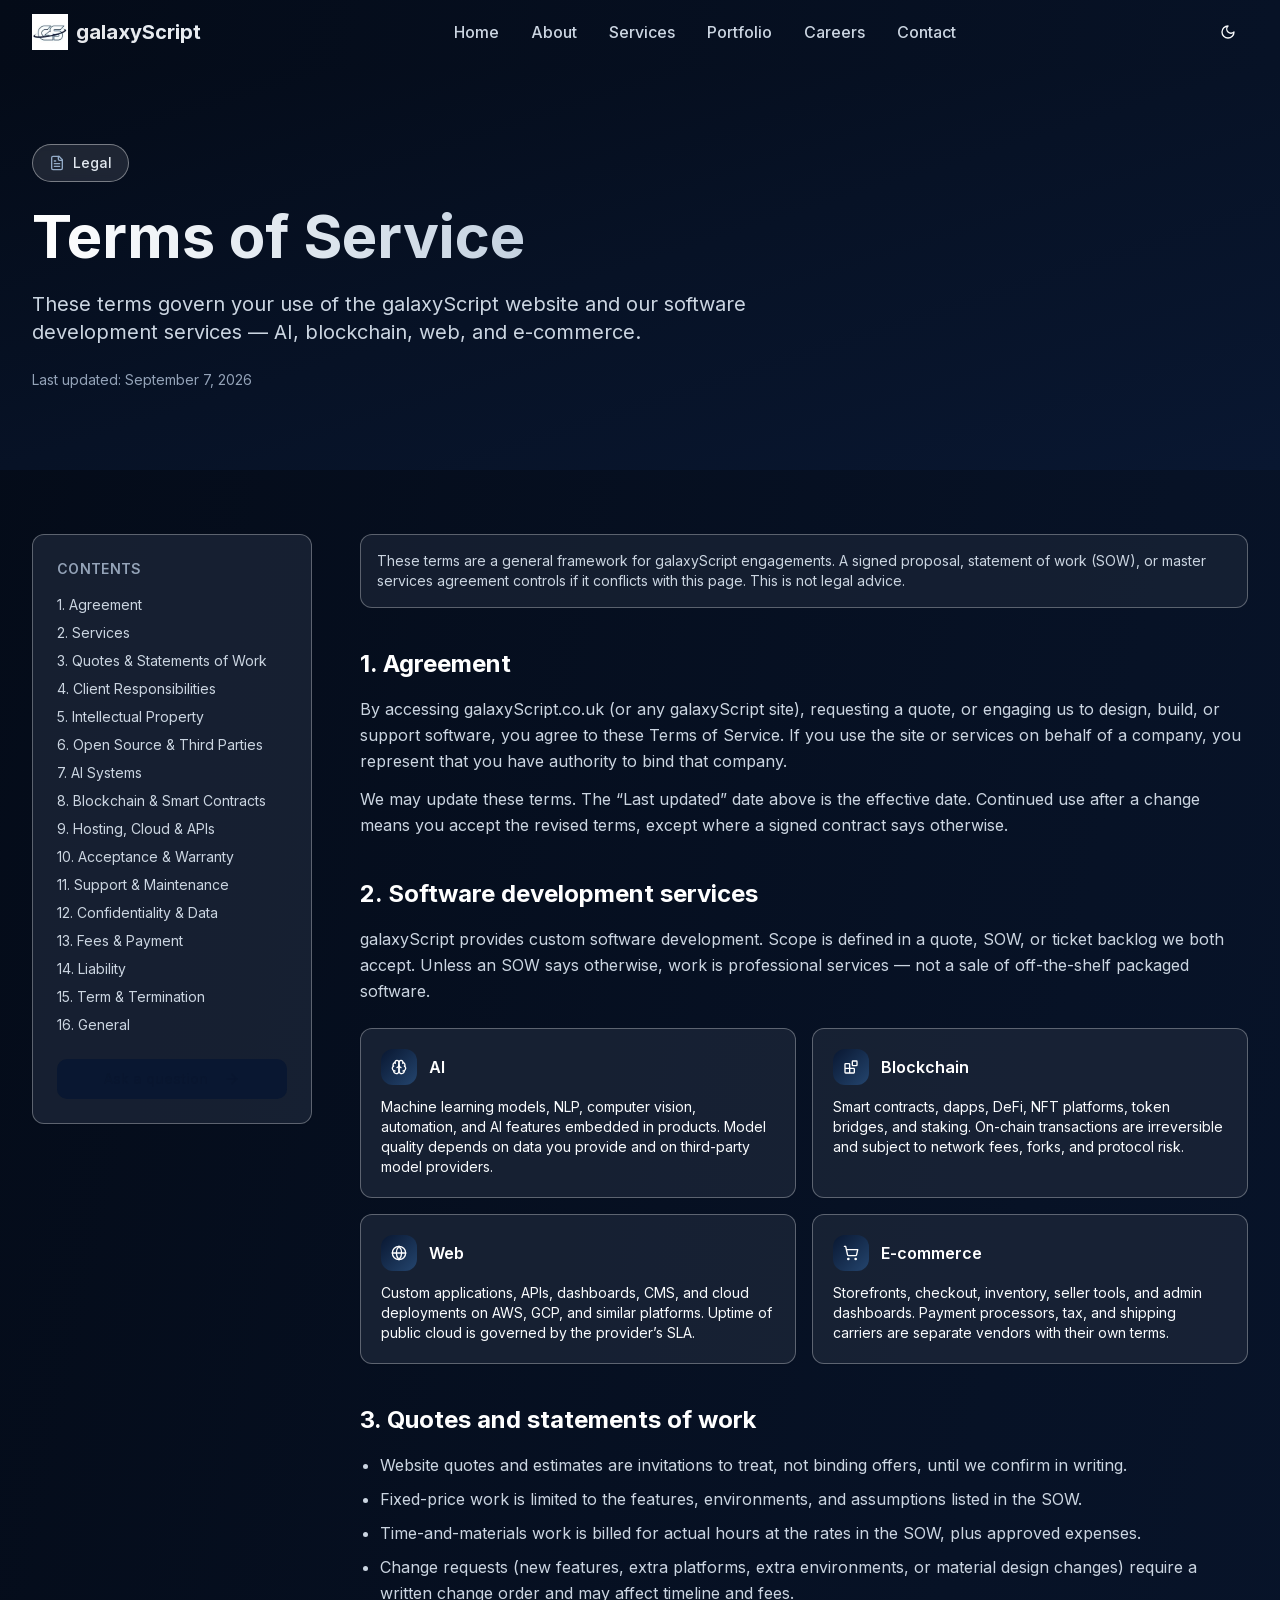
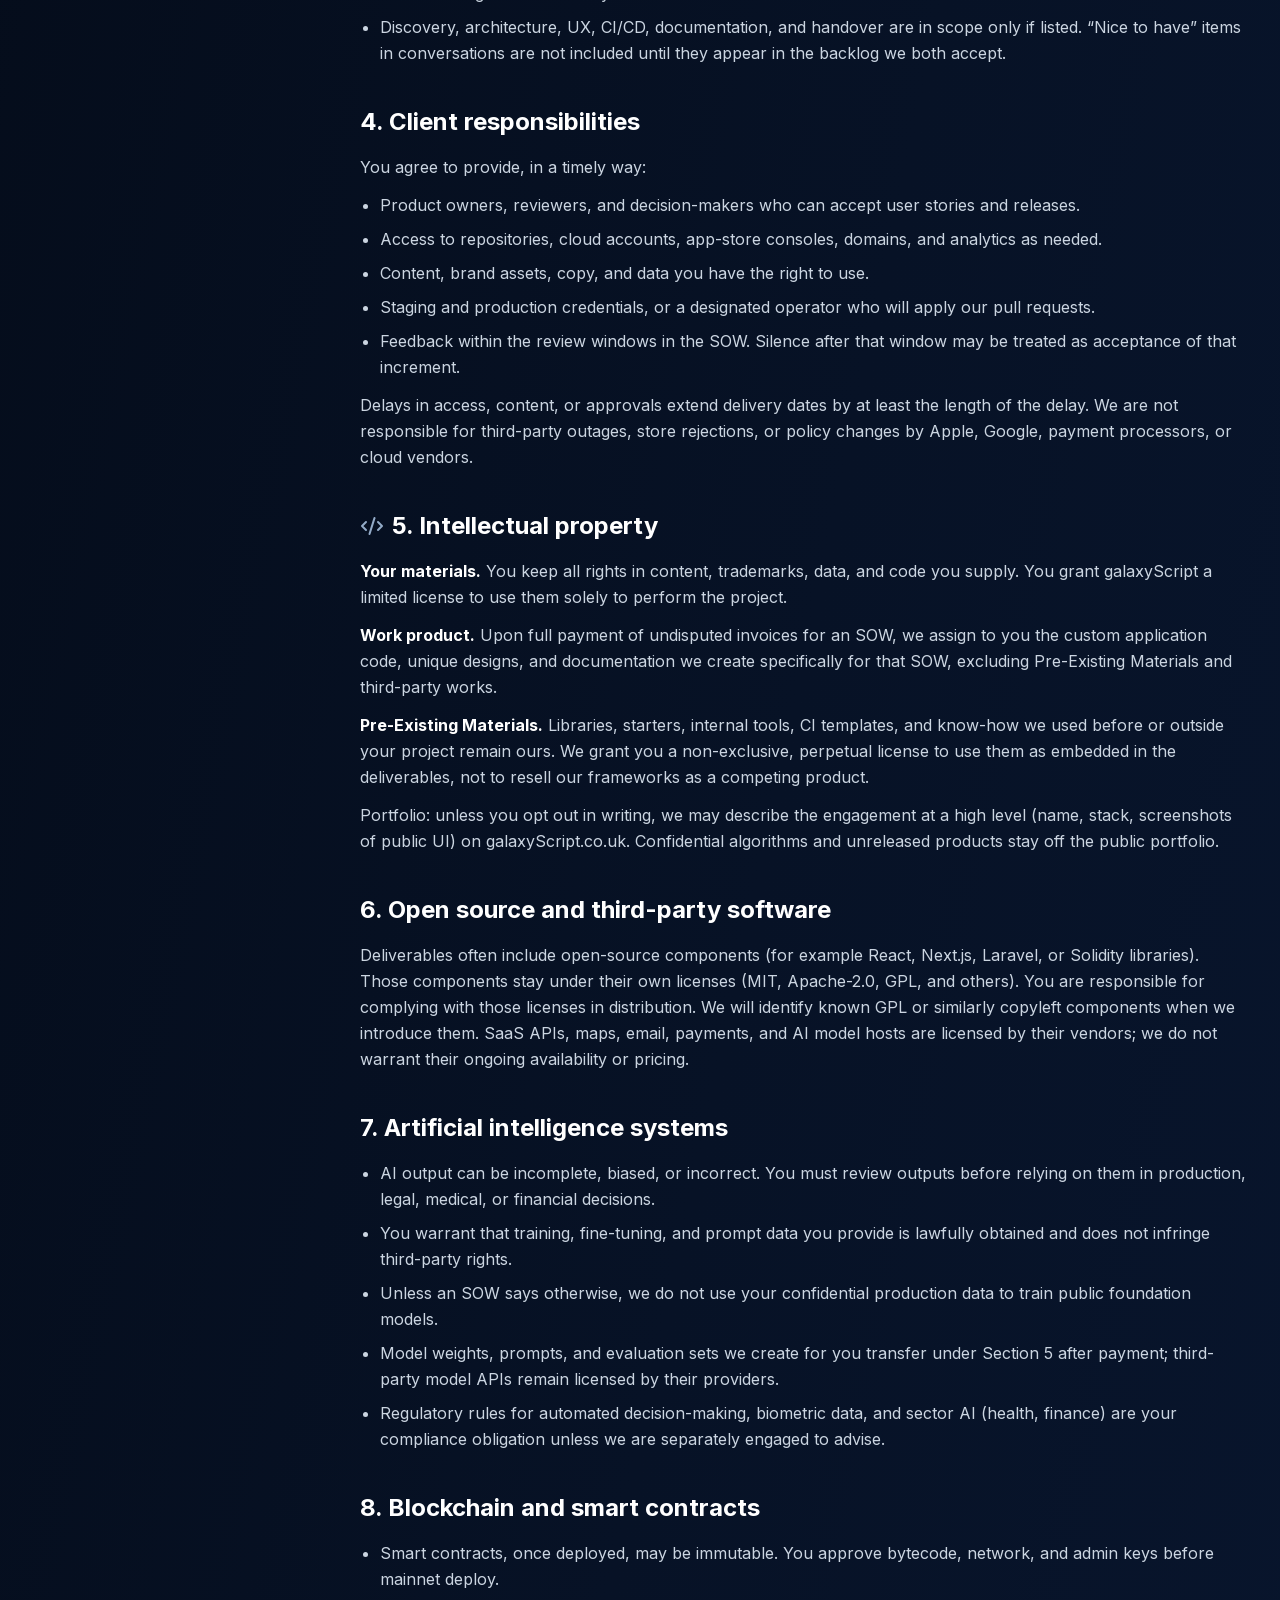
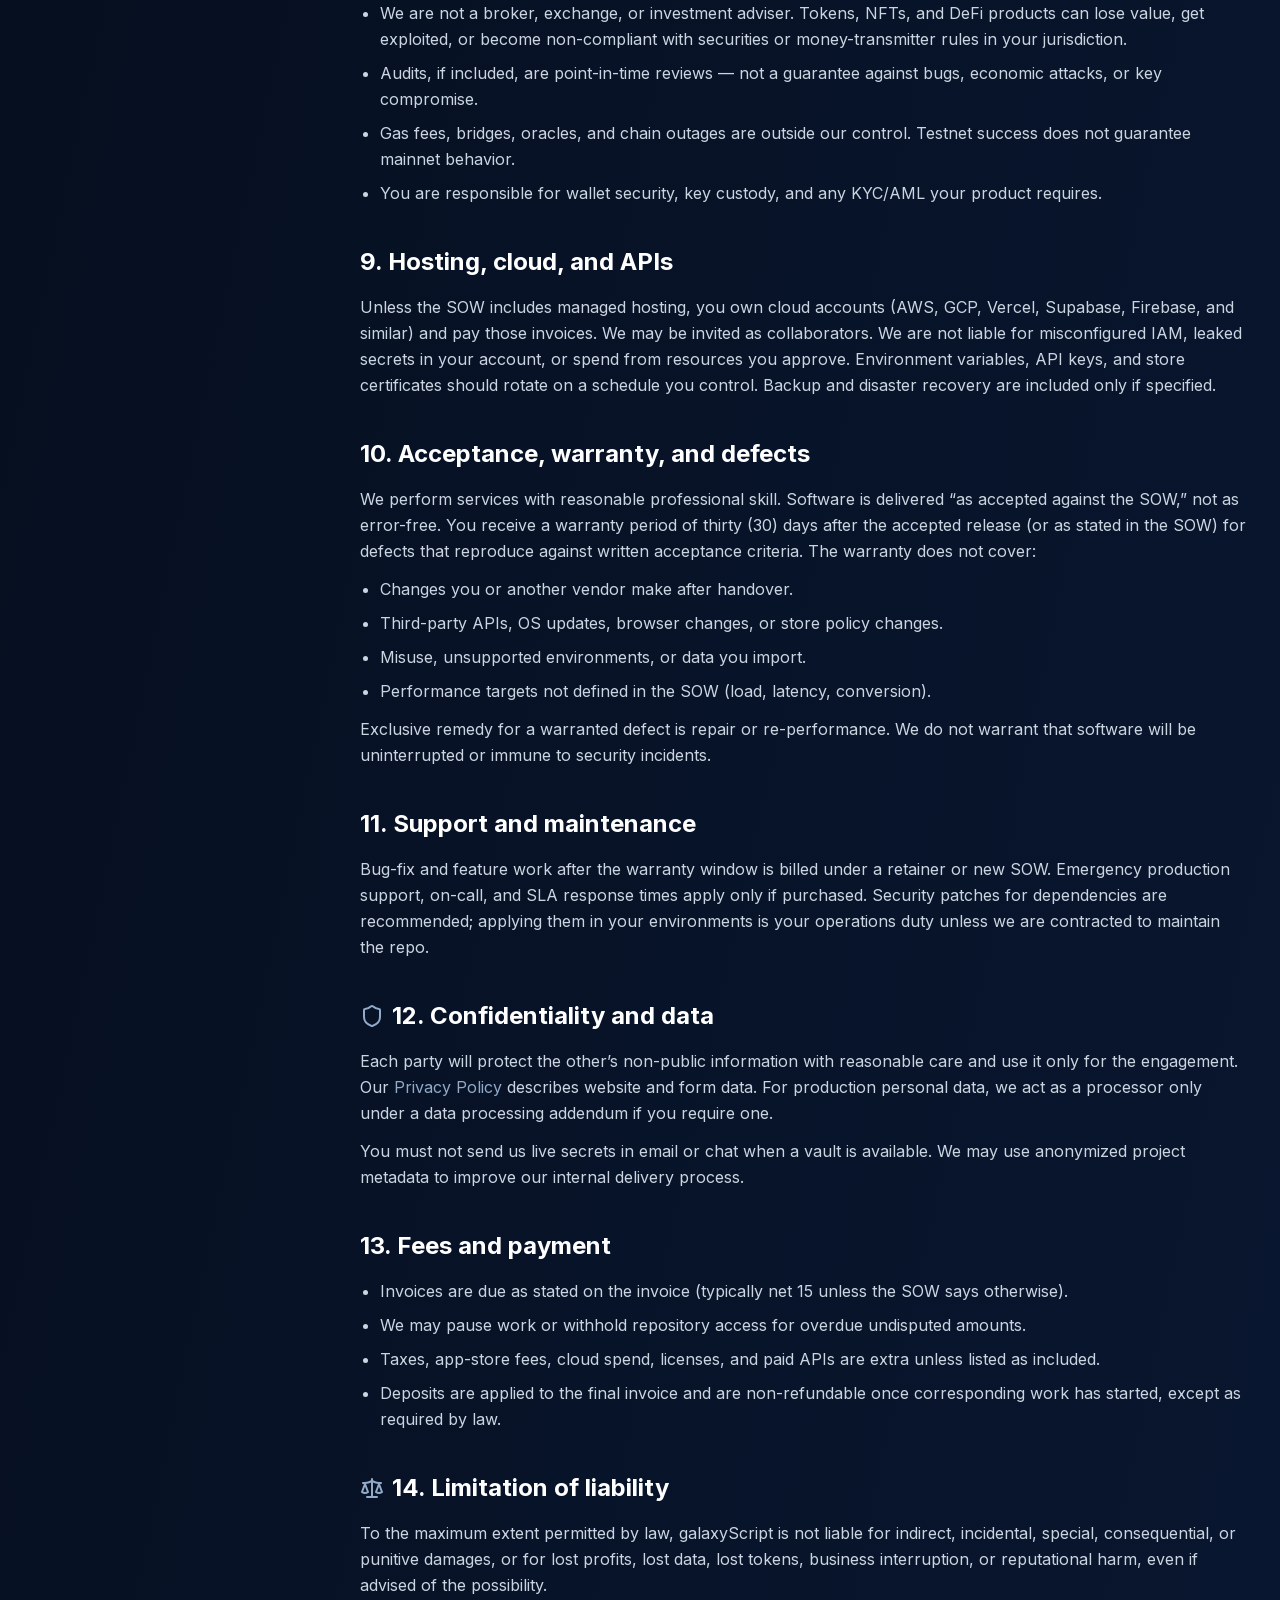
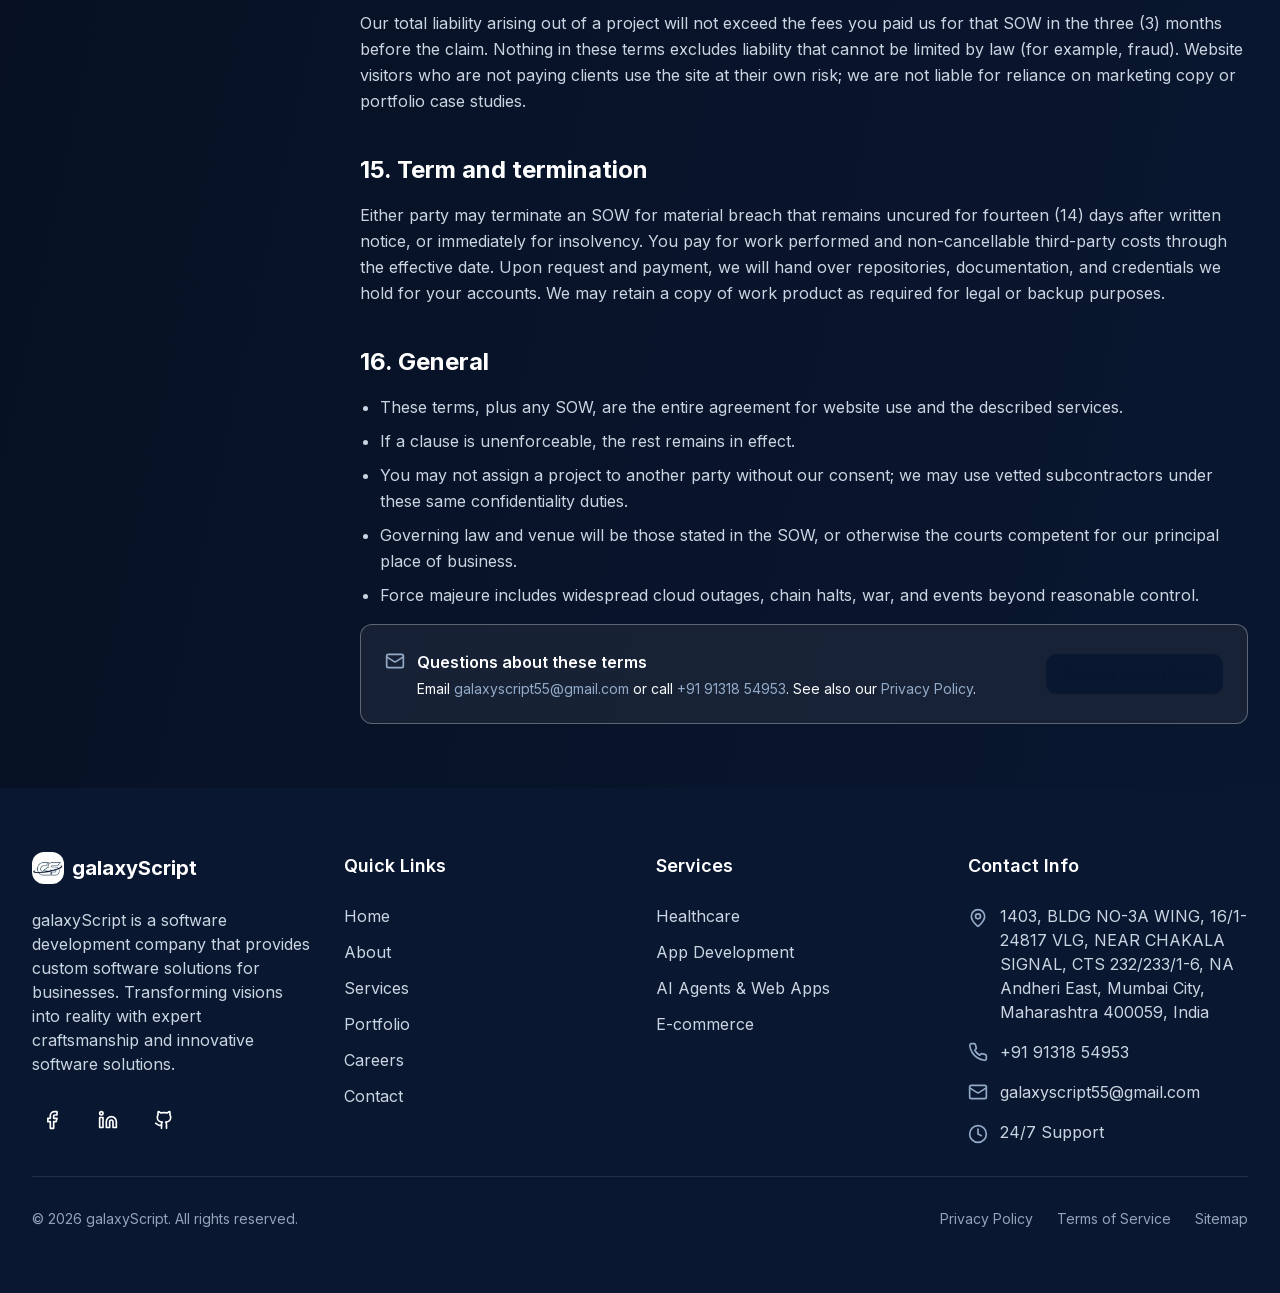
<file: terms.html>
<!DOCTYPE html><html lang="en"><head><meta charSet="utf-8"/><meta name="viewport" content="width=device-width, initial-scale=1"/><link rel="preload" as="image" href="/_next/static/media/company-logo.4715b9fb.jpg" fetchPriority="high"/><link rel="stylesheet" href="/_next/static/css/41d644d78b6698e5.css" data-precedence="next"/><link rel="stylesheet" href="/_next/static/css/da6e9b4a73108890.css" data-precedence="next"/><link rel="preload" as="script" fetchPriority="low" href="/_next/static/chunks/webpack-cb650dbaab01d669.js"/><script src="/_next/static/chunks/fd9d1056-9abfb49807193c16.js" async=""></script><script src="/_next/static/chunks/117-f1ce64ccbaf6ced5.js" async=""></script><script src="/_next/static/chunks/main-app-309e77ff8b8e6203.js" async=""></script><script src="/_next/static/chunks/972-e40179fadf565b57.js" async=""></script><script src="/_next/static/chunks/app/terms/page-104a06103c510524.js" async=""></script><script src="/_next/static/chunks/203-cdb6b2518a91c66d.js" async=""></script><script src="/_next/static/chunks/878-c3005250de6bd8cd.js" async=""></script><script src="/_next/static/chunks/app/layout-160cb5ec0fcdd004.js" async=""></script><script src="/_next/static/chunks/app/page-4a0882ed3319b7eb.js" async=""></script><link rel="preload" href="https://www.googletagmanager.com/gtag/js?id=G-7CBBF8YY45" as="script"/><link rel="icon" href="/favicon.png"/><title>Terms of Service | galaxyScript</title><meta name="description" content="Terms of service for galaxyScript software development — AI, blockchain, web, and e-commerce engagements."/><meta name="keywords" content="software development, custom software solutions, software development company, software development services, software development agency, software development company, software development services, software development agency"/><link rel="canonical" href="https://www.galaxyscript.co.uk/terms"/><script>document.documentElement.classList.add('js-reveal')</script><script src="/_next/static/chunks/polyfills-42372ed130431b0a.js" noModule=""></script></head><body class="__className_d8ebd1"><script>((e,t,r,n,o,l,a,i)=>{let u=document.documentElement,s=["light","dark"];function c(t){(Array.isArray(e)?e:[e]).forEach(e=>{let r="class"===e,n=r&&l?o.map(e=>l[e]||e):o;r?(u.classList.remove(...n),u.classList.add(l&&l[t]?l[t]:t)):u.setAttribute(e,t)}),i&&s.includes(t)&&(u.style.colorScheme=t)}if(n)c(n);else try{let e=localStorage.getItem(t)||r,n=a&&"system"===e?window.matchMedia("(prefers-color-scheme: dark)").matches?"dark":"light":e;c(n)}catch(e){}})("class","theme","dark",null,["light","dark"],null,true,true)</script><div class="min-h-screen bg-gradient-to-br from-brand-50 via-brand-100 to-brand-200 dark:from-brand-950 dark:via-brand-900 dark:to-brand-800"><div aria-hidden="true" class="pointer-events-none fixed inset-x-0 top-0 z-[60] h-[3px]"><div class="h-full w-full origin-left bg-gradient-to-r from-brand-800 via-indigo-500 to-violet-500 shadow-[0_0_8px_rgba(99,102,241,0.6)]" style="transform:scaleX(0)"></div></div><nav class="fixed top-0 w-full z-50 transition-[background-color,border-color,box-shadow] duration-300 bg-transparent"><div class="max-w-7xl mx-auto px-4 sm:px-6 lg:px-8"><div class="flex justify-between items-center h-16"><a class="flex items-center space-x-2" href="/"><img alt="galaxyScript Logo" fetchPriority="high" width="36" height="36" decoding="async" data-nimg="1" class="w-9 h-9 object-contain" style="color:transparent" src="/_next/static/media/company-logo.4715b9fb.jpg"/><span class="text-xl font-bold bg-gradient-to-r from-brand-800 to-brand-600 bg-clip-text text-transparent dark:text-white/90">galaxyScript</span></a><div class="hidden md:flex items-center space-x-8"><a class="text-slate-700 dark:text-slate-300 hover:text-brand-700 dark:hover:text-brand-300 transition-colors duration-200 font-medium" href="/">Home</a><a class="text-slate-700 dark:text-slate-300 hover:text-brand-700 dark:hover:text-brand-300 transition-colors duration-200 font-medium" href="/#about">About</a><a class="text-slate-700 dark:text-slate-300 hover:text-brand-700 dark:hover:text-brand-300 transition-colors duration-200 font-medium" href="/services">Services</a><a class="text-slate-700 dark:text-slate-300 hover:text-brand-700 dark:hover:text-brand-300 transition-colors duration-200 font-medium" href="/portfolio">Portfolio</a><a class="text-slate-700 dark:text-slate-300 hover:text-brand-700 dark:hover:text-brand-300 transition-colors duration-200 font-medium" href="/careers">Careers</a><a class="text-slate-700 dark:text-slate-300 hover:text-brand-700 dark:hover:text-brand-300 transition-colors duration-200 font-medium" href="/contact">Contact</a></div><div class="hidden md:flex items-center space-x-4"><button class="inline-flex items-center justify-center gap-2 whitespace-nowrap rounded-md text-sm font-medium ring-offset-background transition-colors focus-visible:outline-none focus-visible:ring-2 focus-visible:ring-ring focus-visible:ring-offset-2 disabled:pointer-events-none disabled:opacity-50 [&amp;_svg]:pointer-events-none [&amp;_svg]:size-4 [&amp;_svg]:shrink-0 hover:text-accent-foreground h-10 w-10 hover:bg-white/20 dark:hover:bg-slate-800/20"><svg xmlns="http://www.w3.org/2000/svg" width="24" height="24" viewBox="0 0 24 24" fill="none" stroke="currentColor" stroke-width="2" stroke-linecap="round" stroke-linejoin="round" class="lucide lucide-sun h-5 w-5 rotate-0 scale-100 transition-transform dark:-rotate-90 dark:scale-0"><circle cx="12" cy="12" r="4"></circle><path d="M12 2v2"></path><path d="M12 20v2"></path><path d="m4.93 4.93 1.41 1.41"></path><path d="m17.66 17.66 1.41 1.41"></path><path d="M2 12h2"></path><path d="M20 12h2"></path><path d="m6.34 17.66-1.41 1.41"></path><path d="m19.07 4.93-1.41 1.41"></path></svg><svg xmlns="http://www.w3.org/2000/svg" width="24" height="24" viewBox="0 0 24 24" fill="none" stroke="currentColor" stroke-width="2" stroke-linecap="round" stroke-linejoin="round" class="lucide lucide-moon absolute h-5 w-5 rotate-90 scale-0 transition-transform dark:rotate-0 dark:scale-100"><path d="M12 3a6 6 0 0 0 9 9 9 9 0 1 1-9-9Z"></path></svg><span class="sr-only">Toggle theme</span></button></div><div class="md:hidden flex items-center space-x-2"><button class="inline-flex items-center justify-center gap-2 whitespace-nowrap rounded-md text-sm font-medium ring-offset-background transition-colors focus-visible:outline-none focus-visible:ring-2 focus-visible:ring-ring focus-visible:ring-offset-2 disabled:pointer-events-none disabled:opacity-50 [&amp;_svg]:pointer-events-none [&amp;_svg]:size-4 [&amp;_svg]:shrink-0 hover:text-accent-foreground h-10 w-10 hover:bg-white/20 dark:hover:bg-slate-800/20"><svg xmlns="http://www.w3.org/2000/svg" width="24" height="24" viewBox="0 0 24 24" fill="none" stroke="currentColor" stroke-width="2" stroke-linecap="round" stroke-linejoin="round" class="lucide lucide-sun h-5 w-5 rotate-0 scale-100 transition-transform dark:-rotate-90 dark:scale-0"><circle cx="12" cy="12" r="4"></circle><path d="M12 2v2"></path><path d="M12 20v2"></path><path d="m4.93 4.93 1.41 1.41"></path><path d="m17.66 17.66 1.41 1.41"></path><path d="M2 12h2"></path><path d="M20 12h2"></path><path d="m6.34 17.66-1.41 1.41"></path><path d="m19.07 4.93-1.41 1.41"></path></svg><svg xmlns="http://www.w3.org/2000/svg" width="24" height="24" viewBox="0 0 24 24" fill="none" stroke="currentColor" stroke-width="2" stroke-linecap="round" stroke-linejoin="round" class="lucide lucide-moon absolute h-5 w-5 rotate-90 scale-0 transition-transform dark:rotate-0 dark:scale-100"><path d="M12 3a6 6 0 0 0 9 9 9 9 0 1 1-9-9Z"></path></svg><span class="sr-only">Toggle theme</span></button><button class="inline-flex items-center justify-center gap-2 whitespace-nowrap rounded-md text-sm font-medium ring-offset-background transition-colors focus-visible:outline-none focus-visible:ring-2 focus-visible:ring-ring focus-visible:ring-offset-2 disabled:pointer-events-none disabled:opacity-50 [&amp;_svg]:pointer-events-none [&amp;_svg]:size-4 [&amp;_svg]:shrink-0 hover:bg-accent hover:text-accent-foreground h-10 w-10"><svg xmlns="http://www.w3.org/2000/svg" width="24" height="24" viewBox="0 0 24 24" fill="none" stroke="currentColor" stroke-width="2" stroke-linecap="round" stroke-linejoin="round" class="lucide lucide-menu w-5 h-5"><line x1="4" x2="20" y1="12" y2="12"></line><line x1="4" x2="20" y1="6" y2="6"></line><line x1="4" x2="20" y1="18" y2="18"></line></svg></button></div></div></div></nav><main><div class="min-h-screen pt-16"><section class="py-20 px-4 sm:px-6 lg:px-8 bg-gradient-to-br from-brand-50 via-brand-100 to-brand-200 dark:from-brand-950 dark:via-brand-900 dark:to-brand-800"><div class="max-w-7xl mx-auto"><div class="inline-flex items-center px-4 py-2 rounded-full bg-white/70 dark:bg-white/10 backdrop-blur-sm border border-white/40 mb-6"><svg xmlns="http://www.w3.org/2000/svg" width="24" height="24" viewBox="0 0 24 24" fill="none" stroke="currentColor" stroke-width="2" stroke-linecap="round" stroke-linejoin="round" class="lucide lucide-file-text w-4 h-4 text-brand-700 dark:text-brand-300 mr-2"><path d="M15 2H6a2 2 0 0 0-2 2v16a2 2 0 0 0 2 2h12a2 2 0 0 0 2-2V7Z"></path><path d="M14 2v4a2 2 0 0 0 2 2h4"></path><path d="M10 9H8"></path><path d="M16 13H8"></path><path d="M16 17H8"></path></svg><span class="text-sm font-medium text-slate-700 dark:text-slate-200">Legal</span></div><h1 class="text-4xl md:text-5xl lg:text-6xl font-bold mb-6"><span class="bg-gradient-to-r from-brand-950 via-brand-800 to-brand-700 dark:from-white dark:via-brand-100 dark:to-brand-200 bg-clip-text text-transparent">Terms of Service</span></h1><p class="text-lg md:text-xl text-slate-600 dark:text-slate-300 max-w-3xl mb-6">These terms govern your use of the galaxyScript website and our software development services — AI, blockchain, web, and e-commerce.</p><p class="text-sm text-slate-500 dark:text-slate-400">Last updated: September 7, 2026</p></div></section><section class="py-16 px-4 sm:px-6 lg:px-8"><div class="max-w-7xl mx-auto grid lg:grid-cols-[280px_1fr] gap-12"><aside class="lg:sticky lg:top-24 h-fit"><div class="rounded-lg border text-card-foreground shadow-sm bg-white/70 dark:bg-slate-800/70 border-white/30"><div class="p-6"><h2 class="text-sm font-semibold uppercase tracking-wide text-slate-500 dark:text-slate-400 mb-4">Contents</h2><nav class="space-y-2"><a href="#agreement" class="block text-sm text-slate-600 dark:text-slate-300 hover:text-brand-700 dark:hover:text-brand-300 transition-colors">1. Agreement</a><a href="#services" class="block text-sm text-slate-600 dark:text-slate-300 hover:text-brand-700 dark:hover:text-brand-300 transition-colors">2. Services</a><a href="#quotes" class="block text-sm text-slate-600 dark:text-slate-300 hover:text-brand-700 dark:hover:text-brand-300 transition-colors">3. Quotes &amp; Statements of Work</a><a href="#client-duties" class="block text-sm text-slate-600 dark:text-slate-300 hover:text-brand-700 dark:hover:text-brand-300 transition-colors">4. Client Responsibilities</a><a href="#ip" class="block text-sm text-slate-600 dark:text-slate-300 hover:text-brand-700 dark:hover:text-brand-300 transition-colors">5. Intellectual Property</a><a href="#open-source" class="block text-sm text-slate-600 dark:text-slate-300 hover:text-brand-700 dark:hover:text-brand-300 transition-colors">6. Open Source &amp; Third Parties</a><a href="#ai" class="block text-sm text-slate-600 dark:text-slate-300 hover:text-brand-700 dark:hover:text-brand-300 transition-colors">7. AI Systems</a><a href="#blockchain" class="block text-sm text-slate-600 dark:text-slate-300 hover:text-brand-700 dark:hover:text-brand-300 transition-colors">8. Blockchain &amp; Smart Contracts</a><a href="#hosting" class="block text-sm text-slate-600 dark:text-slate-300 hover:text-brand-700 dark:hover:text-brand-300 transition-colors">9. Hosting, Cloud &amp; APIs</a><a href="#acceptance" class="block text-sm text-slate-600 dark:text-slate-300 hover:text-brand-700 dark:hover:text-brand-300 transition-colors">10. Acceptance &amp; Warranty</a><a href="#support" class="block text-sm text-slate-600 dark:text-slate-300 hover:text-brand-700 dark:hover:text-brand-300 transition-colors">11. Support &amp; Maintenance</a><a href="#confidentiality" class="block text-sm text-slate-600 dark:text-slate-300 hover:text-brand-700 dark:hover:text-brand-300 transition-colors">12. Confidentiality &amp; Data</a><a href="#payment" class="block text-sm text-slate-600 dark:text-slate-300 hover:text-brand-700 dark:hover:text-brand-300 transition-colors">13. Fees &amp; Payment</a><a href="#liability" class="block text-sm text-slate-600 dark:text-slate-300 hover:text-brand-700 dark:hover:text-brand-300 transition-colors">14. Liability</a><a href="#termination" class="block text-sm text-slate-600 dark:text-slate-300 hover:text-brand-700 dark:hover:text-brand-300 transition-colors">15. Term &amp; Termination</a><a href="#general" class="block text-sm text-slate-600 dark:text-slate-300 hover:text-brand-700 dark:hover:text-brand-300 transition-colors">16. General</a></nav><a class="inline-flex items-center justify-center gap-2 whitespace-nowrap rounded-md text-sm font-medium ring-offset-background transition-colors focus-visible:outline-none focus-visible:ring-2 focus-visible:ring-ring focus-visible:ring-offset-2 disabled:pointer-events-none disabled:opacity-50 [&amp;_svg]:pointer-events-none [&amp;_svg]:size-4 [&amp;_svg]:shrink-0 text-primary-foreground h-10 px-4 py-2 w-full mt-6 bg-brand-800 hover:bg-brand-700" href="/contact">Ask a question<svg xmlns="http://www.w3.org/2000/svg" width="24" height="24" viewBox="0 0 24 24" fill="none" stroke="currentColor" stroke-width="2" stroke-linecap="round" stroke-linejoin="round" class="lucide lucide-arrow-right w-4 h-4 ml-2"><path d="M5 12h14"></path><path d="m12 5 7 7-7 7"></path></svg></a></div></div></aside><div class="space-y-10 text-slate-700 dark:text-slate-300 leading-relaxed"><p class="text-sm bg-white/60 dark:bg-slate-800/60 border border-white/30 rounded-xl p-4">These terms are a general framework for galaxyScript engagements. A signed proposal, statement of work (SOW), or master services agreement controls if it conflicts with this page. This is not legal advice.</p><section id="agreement" class="scroll-mt-24"><h2 class="text-2xl font-bold text-slate-900 dark:text-white mb-4">1. Agreement</h2><p class="mb-3">By accessing galaxyScript.co.uk (or any galaxyScript site), requesting a quote, or engaging us to design, build, or support software, you agree to these Terms of Service. If you use the site or services on behalf of a company, you represent that you have authority to bind that company.</p><p>We may update these terms. The “Last updated” date above is the effective date. Continued use after a change means you accept the revised terms, except where a signed contract says otherwise.</p></section><section id="services" class="scroll-mt-24"><h2 class="text-2xl font-bold text-slate-900 dark:text-white mb-4">2. Software development services</h2><p class="mb-6">galaxyScript provides custom software development. Scope is defined in a quote, SOW, or ticket backlog we both accept. Unless an SOW says otherwise, work is professional services — not a sale of off-the-shelf packaged software.</p><div class="grid md:grid-cols-2 gap-4"><div class="rounded-lg border text-card-foreground shadow-sm bg-white/70 dark:bg-slate-800/70 border-white/30"><div class="p-5"><div class="flex items-center gap-3 mb-3"><div class="w-9 h-9 rounded-lg bg-gradient-to-br from-brand-800 to-brand-600 flex items-center justify-center"><svg xmlns="http://www.w3.org/2000/svg" width="24" height="24" viewBox="0 0 24 24" fill="none" stroke="currentColor" stroke-width="2" stroke-linecap="round" stroke-linejoin="round" class="lucide lucide-brain w-4 h-4 text-white"><path d="M12 5a3 3 0 1 0-5.997.125 4 4 0 0 0-2.526 5.77 4 4 0 0 0 .556 6.588A4 4 0 1 0 12 18Z"></path><path d="M12 5a3 3 0 1 1 5.997.125 4 4 0 0 1 2.526 5.77 4 4 0 0 1-.556 6.588A4 4 0 1 1 12 18Z"></path><path d="M15 13a4.5 4.5 0 0 1-3-4 4.5 4.5 0 0 1-3 4"></path><path d="M17.599 6.5a3 3 0 0 0 .399-1.375"></path><path d="M6.003 5.125A3 3 0 0 0 6.401 6.5"></path><path d="M3.477 10.896a4 4 0 0 1 .585-.396"></path><path d="M19.938 10.5a4 4 0 0 1 .585.396"></path><path d="M6 18a4 4 0 0 1-1.967-.516"></path><path d="M19.967 17.484A4 4 0 0 1 18 18"></path></svg></div><h3 class="font-semibold text-slate-900 dark:text-white">AI</h3></div><p class="text-sm">Machine learning models, NLP, computer vision, automation, and AI features embedded in products. Model quality depends on data you provide and on third-party model providers.</p></div></div><div class="rounded-lg border text-card-foreground shadow-sm bg-white/70 dark:bg-slate-800/70 border-white/30"><div class="p-5"><div class="flex items-center gap-3 mb-3"><div class="w-9 h-9 rounded-lg bg-gradient-to-br from-brand-800 to-brand-600 flex items-center justify-center"><svg xmlns="http://www.w3.org/2000/svg" width="24" height="24" viewBox="0 0 24 24" fill="none" stroke="currentColor" stroke-width="2" stroke-linecap="round" stroke-linejoin="round" class="lucide lucide-blocks w-4 h-4 text-white"><rect width="7" height="7" x="14" y="3" rx="1"></rect><path d="M10 21V8a1 1 0 0 0-1-1H4a1 1 0 0 0-1 1v12a1 1 0 0 0 1 1h12a1 1 0 0 0 1-1v-5a1 1 0 0 0-1-1H3"></path></svg></div><h3 class="font-semibold text-slate-900 dark:text-white">Blockchain</h3></div><p class="text-sm">Smart contracts, dapps, DeFi, NFT platforms, token bridges, and staking. On-chain transactions are irreversible and subject to network fees, forks, and protocol risk.</p></div></div><div class="rounded-lg border text-card-foreground shadow-sm bg-white/70 dark:bg-slate-800/70 border-white/30"><div class="p-5"><div class="flex items-center gap-3 mb-3"><div class="w-9 h-9 rounded-lg bg-gradient-to-br from-brand-800 to-brand-600 flex items-center justify-center"><svg xmlns="http://www.w3.org/2000/svg" width="24" height="24" viewBox="0 0 24 24" fill="none" stroke="currentColor" stroke-width="2" stroke-linecap="round" stroke-linejoin="round" class="lucide lucide-globe w-4 h-4 text-white"><circle cx="12" cy="12" r="10"></circle><path d="M12 2a14.5 14.5 0 0 0 0 20 14.5 14.5 0 0 0 0-20"></path><path d="M2 12h20"></path></svg></div><h3 class="font-semibold text-slate-900 dark:text-white">Web</h3></div><p class="text-sm">Custom applications, APIs, dashboards, CMS, and cloud deployments on AWS, GCP, and similar platforms. Uptime of public cloud is governed by the provider’s SLA.</p></div></div><div class="rounded-lg border text-card-foreground shadow-sm bg-white/70 dark:bg-slate-800/70 border-white/30"><div class="p-5"><div class="flex items-center gap-3 mb-3"><div class="w-9 h-9 rounded-lg bg-gradient-to-br from-brand-800 to-brand-600 flex items-center justify-center"><svg xmlns="http://www.w3.org/2000/svg" width="24" height="24" viewBox="0 0 24 24" fill="none" stroke="currentColor" stroke-width="2" stroke-linecap="round" stroke-linejoin="round" class="lucide lucide-shopping-cart w-4 h-4 text-white"><circle cx="8" cy="21" r="1"></circle><circle cx="19" cy="21" r="1"></circle><path d="M2.05 2.05h2l2.66 12.42a2 2 0 0 0 2 1.58h9.78a2 2 0 0 0 1.95-1.57l1.65-7.43H5.12"></path></svg></div><h3 class="font-semibold text-slate-900 dark:text-white">E-commerce</h3></div><p class="text-sm">Storefronts, checkout, inventory, seller tools, and admin dashboards. Payment processors, tax, and shipping carriers are separate vendors with their own terms.</p></div></div></div></section><section id="quotes" class="scroll-mt-24"><h2 class="text-2xl font-bold text-slate-900 dark:text-white mb-4">3. Quotes and statements of work</h2><ul class="list-disc pl-5 space-y-2"><li>Website quotes and estimates are invitations to treat, not binding offers, until we confirm in writing.</li><li>Fixed-price work is limited to the features, environments, and assumptions listed in the SOW.</li><li>Time-and-materials work is billed for actual hours at the rates in the SOW, plus approved expenses.</li><li>Change requests (new features, extra platforms, extra environments, or material design changes) require a written change order and may affect timeline and fees.</li><li>Discovery, architecture, UX, CI/CD, documentation, and handover are in scope only if listed. “Nice to have” items in conversations are not included until they appear in the backlog we both accept.</li></ul></section><section id="client-duties" class="scroll-mt-24"><h2 class="text-2xl font-bold text-slate-900 dark:text-white mb-4">4. Client responsibilities</h2><p class="mb-3">You agree to provide, in a timely way:</p><ul class="list-disc pl-5 space-y-2"><li>Product owners, reviewers, and decision-makers who can accept user stories and releases.</li><li>Access to repositories, cloud accounts, app-store consoles, domains, and analytics as needed.</li><li>Content, brand assets, copy, and data you have the right to use.</li><li>Staging and production credentials, or a designated operator who will apply our pull requests.</li><li>Feedback within the review windows in the SOW. Silence after that window may be treated as acceptance of that increment.</li></ul><p class="mt-3">Delays in access, content, or approvals extend delivery dates by at least the length of the delay. We are not responsible for third-party outages, store rejections, or policy changes by Apple, Google, payment processors, or cloud vendors.</p></section><section id="ip" class="scroll-mt-24"><h2 class="text-2xl font-bold text-slate-900 dark:text-white mb-4 flex items-center gap-2"><svg xmlns="http://www.w3.org/2000/svg" width="24" height="24" viewBox="0 0 24 24" fill="none" stroke="currentColor" stroke-width="2" stroke-linecap="round" stroke-linejoin="round" class="lucide lucide-code-xml w-6 h-6 text-brand-700 dark:text-brand-300"><path d="m18 16 4-4-4-4"></path><path d="m6 8-4 4 4 4"></path><path d="m14.5 4-5 16"></path></svg>5. Intellectual property</h2><p class="mb-3"><strong class="text-slate-900 dark:text-white">Your materials.</strong> You keep all rights in content, trademarks, data, and code you supply. You grant galaxyScript a limited license to use them solely to perform the project.</p><p class="mb-3"><strong class="text-slate-900 dark:text-white">Work product.</strong> Upon full payment of undisputed invoices for an SOW, we assign to you the custom application code, unique designs, and documentation we create specifically for that SOW, excluding Pre-Existing Materials and third-party works.</p><p class="mb-3"><strong class="text-slate-900 dark:text-white">Pre-Existing Materials.</strong> Libraries, starters, internal tools, CI templates, and know-how we used before or outside your project remain ours. We grant you a non-exclusive, perpetual license to use them as embedded in the deliverables, not to resell our frameworks as a competing product.</p><p>Portfolio: unless you opt out in writing, we may describe the engagement at a high level (name, stack, screenshots of public UI) on galaxyScript.co.uk. Confidential algorithms and unreleased products stay off the public portfolio.</p></section><section id="open-source" class="scroll-mt-24"><h2 class="text-2xl font-bold text-slate-900 dark:text-white mb-4">6. Open source and third-party software</h2><p>Deliverables often include open-source components (for example React, Next.js, Laravel, or Solidity libraries). Those components stay under their own licenses (MIT, Apache-2.0, GPL, and others). You are responsible for complying with those licenses in distribution. We will identify known GPL or similarly copyleft components when we introduce them. SaaS APIs, maps, email, payments, and AI model hosts are licensed by their vendors; we do not warrant their ongoing availability or pricing.</p></section><section id="ai" class="scroll-mt-24"><h2 class="text-2xl font-bold text-slate-900 dark:text-white mb-4">7. Artificial intelligence systems</h2><ul class="list-disc pl-5 space-y-2"><li>AI output can be incomplete, biased, or incorrect. You must review outputs before relying on them in production, legal, medical, or financial decisions.</li><li>You warrant that training, fine-tuning, and prompt data you provide is lawfully obtained and does not infringe third-party rights.</li><li>Unless an SOW says otherwise, we do not use your confidential production data to train public foundation models.</li><li>Model weights, prompts, and evaluation sets we create for you transfer under Section 5 after payment; third-party model APIs remain licensed by their providers.</li><li>Regulatory rules for automated decision-making, biometric data, and sector AI (health, finance) are your compliance obligation unless we are separately engaged to advise.</li></ul></section><section id="blockchain" class="scroll-mt-24"><h2 class="text-2xl font-bold text-slate-900 dark:text-white mb-4">8. Blockchain and smart contracts</h2><ul class="list-disc pl-5 space-y-2"><li>Smart contracts, once deployed, may be immutable. You approve bytecode, network, and admin keys before mainnet deploy.</li><li>We are not a broker, exchange, or investment adviser. Tokens, NFTs, and DeFi products can lose value, get exploited, or become non-compliant with securities or money-transmitter rules in your jurisdiction.</li><li>Audits, if included, are point-in-time reviews — not a guarantee against bugs, economic attacks, or key compromise.</li><li>Gas fees, bridges, oracles, and chain outages are outside our control. Testnet success does not guarantee mainnet behavior.</li><li>You are responsible for wallet security, key custody, and any KYC/AML your product requires.</li></ul></section><section id="hosting" class="scroll-mt-24"><h2 class="text-2xl font-bold text-slate-900 dark:text-white mb-4">9. Hosting, cloud, and APIs</h2><p>Unless the SOW includes managed hosting, you own cloud accounts (AWS, GCP, Vercel, Supabase, Firebase, and similar) and pay those invoices. We may be invited as collaborators. We are not liable for misconfigured IAM, leaked secrets in your account, or spend from resources you approve. Environment variables, API keys, and store certificates should rotate on a schedule you control. Backup and disaster recovery are included only if specified.</p></section><section id="acceptance" class="scroll-mt-24"><h2 class="text-2xl font-bold text-slate-900 dark:text-white mb-4">10. Acceptance, warranty, and defects</h2><p class="mb-3">We perform services with reasonable professional skill. Software is delivered “as accepted against the SOW,” not as error-free. You receive a warranty period of thirty (30) days after the accepted release (or as stated in the SOW) for defects that reproduce against written acceptance criteria. The warranty does not cover:</p><ul class="list-disc pl-5 space-y-2"><li>Changes you or another vendor make after handover.</li><li>Third-party APIs, OS updates, browser changes, or store policy changes.</li><li>Misuse, unsupported environments, or data you import.</li><li>Performance targets not defined in the SOW (load, latency, conversion).</li></ul><p class="mt-3">Exclusive remedy for a warranted defect is repair or re-performance. We do not warrant that software will be uninterrupted or immune to security incidents.</p></section><section id="support" class="scroll-mt-24"><h2 class="text-2xl font-bold text-slate-900 dark:text-white mb-4">11. Support and maintenance</h2><p>Bug-fix and feature work after the warranty window is billed under a retainer or new SOW. Emergency production support, on-call, and SLA response times apply only if purchased. Security patches for dependencies are recommended; applying them in your environments is your operations duty unless we are contracted to maintain the repo.</p></section><section id="confidentiality" class="scroll-mt-24"><h2 class="text-2xl font-bold text-slate-900 dark:text-white mb-4 flex items-center gap-2"><svg xmlns="http://www.w3.org/2000/svg" width="24" height="24" viewBox="0 0 24 24" fill="none" stroke="currentColor" stroke-width="2" stroke-linecap="round" stroke-linejoin="round" class="lucide lucide-shield w-6 h-6 text-brand-700 dark:text-brand-300"><path d="M20 13c0 5-3.5 7.5-7.66 8.95a1 1 0 0 1-.67-.01C7.5 20.5 4 18 4 13V6a1 1 0 0 1 1-1c2 0 4.5-1.2 6.24-2.72a1.17 1.17 0 0 1 1.52 0C14.51 3.81 17 5 19 5a1 1 0 0 1 1 1z"></path></svg>12. Confidentiality and data</h2><p class="mb-3">Each party will protect the other’s non-public information with reasonable care and use it only for the engagement. Our <a class="text-brand-700 dark:text-brand-300 hover:underline" href="/privacy">Privacy Policy</a> <!-- -->describes website and form data. For production personal data, we act as a processor only under a data processing addendum if you require one.</p><p>You must not send us live secrets in email or chat when a vault is available. We may use anonymized project metadata to improve our internal delivery process.</p></section><section id="payment" class="scroll-mt-24"><h2 class="text-2xl font-bold text-slate-900 dark:text-white mb-4">13. Fees and payment</h2><ul class="list-disc pl-5 space-y-2"><li>Invoices are due as stated on the invoice (typically net 15 unless the SOW says otherwise).</li><li>We may pause work or withhold repository access for overdue undisputed amounts.</li><li>Taxes, app-store fees, cloud spend, licenses, and paid APIs are extra unless listed as included.</li><li>Deposits are applied to the final invoice and are non-refundable once corresponding work has started, except as required by law.</li></ul></section><section id="liability" class="scroll-mt-24"><h2 class="text-2xl font-bold text-slate-900 dark:text-white mb-4 flex items-center gap-2"><svg xmlns="http://www.w3.org/2000/svg" width="24" height="24" viewBox="0 0 24 24" fill="none" stroke="currentColor" stroke-width="2" stroke-linecap="round" stroke-linejoin="round" class="lucide lucide-scale w-6 h-6 text-brand-700 dark:text-brand-300"><path d="m16 16 3-8 3 8c-.87.65-1.92 1-3 1s-2.13-.35-3-1Z"></path><path d="m2 16 3-8 3 8c-.87.65-1.92 1-3 1s-2.13-.35-3-1Z"></path><path d="M7 21h10"></path><path d="M12 3v18"></path><path d="M3 7h2c2 0 5-1 7-2 2 1 5 2 7 2h2"></path></svg>14. Limitation of liability</h2><p class="mb-3">To the maximum extent permitted by law, galaxyScript is not liable for indirect, incidental, special, consequential, or punitive damages, or for lost profits, lost data, lost tokens, business interruption, or reputational harm, even if advised of the possibility.</p><p>Our total liability arising out of a project will not exceed the fees you paid us for that SOW in the three (3) months before the claim. Nothing in these terms excludes liability that cannot be limited by law (for example, fraud). Website visitors who are not paying clients use the site at their own risk; we are not liable for reliance on marketing copy or portfolio case studies.</p></section><section id="termination" class="scroll-mt-24"><h2 class="text-2xl font-bold text-slate-900 dark:text-white mb-4">15. Term and termination</h2><p>Either party may terminate an SOW for material breach that remains uncured for fourteen (14) days after written notice, or immediately for insolvency. You pay for work performed and non-cancellable third-party costs through the effective date. Upon request and payment, we will hand over repositories, documentation, and credentials we hold for your accounts. We may retain a copy of work product as required for legal or backup purposes.</p></section><section id="general" class="scroll-mt-24"><h2 class="text-2xl font-bold text-slate-900 dark:text-white mb-4">16. General</h2><ul class="list-disc pl-5 space-y-2 mb-4"><li>These terms, plus any SOW, are the entire agreement for website use and the described services.</li><li>If a clause is unenforceable, the rest remains in effect.</li><li>You may not assign a project to another party without our consent; we may use vetted subcontractors under these same confidentiality duties.</li><li>Governing law and venue will be those stated in the SOW, or otherwise the courts competent for our principal place of business.</li><li>Force majeure includes widespread cloud outages, chain halts, war, and events beyond reasonable control.</li></ul><div class="rounded-lg border text-card-foreground shadow-sm bg-white/70 dark:bg-slate-800/70 border-white/30"><div class="p-6 flex flex-col sm:flex-row sm:items-center sm:justify-between gap-4"><div class="flex items-start gap-3"><svg xmlns="http://www.w3.org/2000/svg" width="24" height="24" viewBox="0 0 24 24" fill="none" stroke="currentColor" stroke-width="2" stroke-linecap="round" stroke-linejoin="round" class="lucide lucide-mail w-5 h-5 text-brand-700 dark:text-brand-300 mt-0.5"><rect width="20" height="16" x="2" y="4" rx="2"></rect><path d="m22 7-8.97 5.7a1.94 1.94 0 0 1-2.06 0L2 7"></path></svg><div><h3 class="font-semibold text-slate-900 dark:text-white">Questions about these terms</h3><p class="text-sm mt-1">Email<!-- --> <a href="mailto:galaxyscript55@gmail.com" class="text-brand-700 dark:text-brand-300 hover:underline">galaxyscript55@gmail.com</a> <!-- -->or call<!-- --> <a href="tel:+919131854953" class="text-brand-700 dark:text-brand-300 hover:underline">+91 91318 54953</a>. See also our<!-- --> <a class="text-brand-700 dark:text-brand-300 hover:underline" href="/privacy">Privacy Policy</a>.</p></div></div><a class="inline-flex items-center justify-center gap-2 whitespace-nowrap rounded-md text-sm font-medium ring-offset-background transition-colors focus-visible:outline-none focus-visible:ring-2 focus-visible:ring-ring focus-visible:ring-offset-2 disabled:pointer-events-none disabled:opacity-50 [&amp;_svg]:pointer-events-none [&amp;_svg]:size-4 [&amp;_svg]:shrink-0 text-primary-foreground h-10 px-4 py-2 bg-brand-800 hover:bg-brand-700 shrink-0" href="/contact">Contact galaxyScript</a></div></div></section></div></div></section></div></main><footer class="bg-brand-800 text-white"><div class="max-w-7xl mx-auto px-4 sm:px-6 lg:px-8 py-16"><div class="grid md:grid-cols-2 lg:grid-cols-4 gap-8"><div><div class="flex items-center space-x-2 mb-6"><img alt="galaxyScript Logo" loading="lazy" width="32" height="32" decoding="async" data-nimg="1" class="w-8 h-8 object-contain rounded-lg" style="color:transparent" src="/_next/static/media/company-logo.4715b9fb.jpg"/><span class="text-xl font-bold">galaxyScript</span></div><p class="text-slate-300 mb-6">galaxyScript is a software development company that provides custom software solutions for businesses. Transforming visions into reality with expert craftsmanship and innovative software solutions.</p><div class="flex space-x-4"><a target="_blank" rel="noopener noreferrer" aria-label="Facebook" class="hover:bg-brand-700 size-10 flex items-center justify-center rounded-full" href="https://www.facebook.com/share/1FdGRzAFEA/?mibextid=wwXIfr"><svg xmlns="http://www.w3.org/2000/svg" width="24" height="24" viewBox="0 0 24 24" fill="none" stroke="currentColor" stroke-width="2" stroke-linecap="round" stroke-linejoin="round" class="lucide lucide-facebook w-5 h-5"><path d="M18 2h-3a5 5 0 0 0-5 5v3H7v4h3v8h4v-8h3l1-4h-4V7a1 1 0 0 1 1-1h3z"></path></svg></a><a target="_blank" rel="noopener noreferrer" aria-label="LinkedIn" class="hover:bg-brand-700 size-10 flex items-center justify-center rounded-full" href="https://www.linkedin.com/company/13728866/"><svg xmlns="http://www.w3.org/2000/svg" width="24" height="24" viewBox="0 0 24 24" fill="none" stroke="currentColor" stroke-width="2" stroke-linecap="round" stroke-linejoin="round" class="lucide lucide-linkedin w-5 h-5"><path d="M16 8a6 6 0 0 1 6 6v7h-4v-7a2 2 0 0 0-2-2 2 2 0 0 0-2 2v7h-4v-7a6 6 0 0 1 6-6z"></path><rect width="4" height="12" x="2" y="9"></rect><circle cx="4" cy="4" r="2"></circle></svg></a><a target="_blank" class="hover:bg-brand-700 size-10 flex items-center justify-center rounded-full" href="https://github.com/galaxyScriptOrg"><svg xmlns="http://www.w3.org/2000/svg" width="24" height="24" viewBox="0 0 24 24" fill="none" stroke="currentColor" stroke-width="2" stroke-linecap="round" stroke-linejoin="round" class="lucide lucide-github w-5 h-5"><path d="M15 22v-4a4.8 4.8 0 0 0-1-3.5c3 0 6-2 6-5.5.08-1.25-.27-2.48-1-3.5.28-1.15.28-2.35 0-3.5 0 0-1 0-3 1.5-2.64-.5-5.36-.5-8 0C6 2 5 2 5 2c-.3 1.15-.3 2.35 0 3.5A5.403 5.403 0 0 0 4 9c0 3.5 3 5.5 6 5.5-.39.49-.68 1.05-.85 1.65-.17.6-.22 1.23-.15 1.85v4"></path><path d="M9 18c-4.51 2-5-2-7-2"></path></svg></a></div></div><div><h3 class="text-lg font-semibold mb-6">Quick Links</h3><ul class="space-y-3"><li><a class="text-slate-300 hover:text-white transition-colors" href="/">Home</a></li><li><a class="text-slate-300 hover:text-white transition-colors" href="/#about">About</a></li><li><a class="text-slate-300 hover:text-white transition-colors" href="/services">Services</a></li><li><a class="text-slate-300 hover:text-white transition-colors" href="/portfolio">Portfolio</a></li><li><a class="text-slate-300 hover:text-white transition-colors" href="/careers">Careers</a></li><li><a class="text-slate-300 hover:text-white transition-colors" href="/contact">Contact</a></li></ul></div><div><h3 class="text-lg font-semibold mb-6">Services</h3><ul class="space-y-3"><li><a class="text-slate-300 hover:text-white transition-colors" href="/services#healthcare">Healthcare</a></li><li><a class="text-slate-300 hover:text-white transition-colors" href="/services#app">App Development</a></li><li><a class="text-slate-300 hover:text-white transition-colors" href="/services#web">AI Agents &amp; Web Apps</a></li><li><a class="text-slate-300 hover:text-white transition-colors" href="/services#ecommerce">E-commerce</a></li></ul></div><div><h3 class="text-lg font-semibold mb-6">Contact Info</h3><div class="space-y-4"><div class="flex items-start space-x-3"><svg xmlns="http://www.w3.org/2000/svg" width="24" height="24" viewBox="0 0 24 24" fill="none" stroke="currentColor" stroke-width="2" stroke-linecap="round" stroke-linejoin="round" class="lucide lucide-map-pin w-5 h-5 text-brand-300 mt-1 flex-shrink-0"><path d="M20 10c0 4.993-5.539 10.193-7.399 11.799a1 1 0 0 1-1.202 0C9.539 20.193 4 14.993 4 10a8 8 0 0 1 16 0"></path><circle cx="12" cy="10" r="3"></circle></svg><div><p class="text-slate-300">1403, BLDG NO-3A WING, 16/1-24817 VLG, NEAR CHAKALA SIGNAL, CTS 232/233/1-6, NA</p><p class="text-slate-300">Andheri East, Mumbai City, Maharashtra 400059, India</p></div></div><div class="flex items-center space-x-3"><svg xmlns="http://www.w3.org/2000/svg" width="24" height="24" viewBox="0 0 24 24" fill="none" stroke="currentColor" stroke-width="2" stroke-linecap="round" stroke-linejoin="round" class="lucide lucide-phone w-5 h-5 text-brand-300 flex-shrink-0"><path d="M22 16.92v3a2 2 0 0 1-2.18 2 19.79 19.79 0 0 1-8.63-3.07 19.5 19.5 0 0 1-6-6 19.79 19.79 0 0 1-3.07-8.67A2 2 0 0 1 4.11 2h3a2 2 0 0 1 2 1.72 12.84 12.84 0 0 0 .7 2.81 2 2 0 0 1-.45 2.11L8.09 9.91a16 16 0 0 0 6 6l1.27-1.27a2 2 0 0 1 2.11-.45 12.84 12.84 0 0 0 2.81.7A2 2 0 0 1 22 16.92z"></path></svg><p class="text-slate-300">+91 91318 54953</p></div><div class="flex items-center space-x-3"><svg xmlns="http://www.w3.org/2000/svg" width="24" height="24" viewBox="0 0 24 24" fill="none" stroke="currentColor" stroke-width="2" stroke-linecap="round" stroke-linejoin="round" class="lucide lucide-mail w-5 h-5 text-brand-300 flex-shrink-0"><rect width="20" height="16" x="2" y="4" rx="2"></rect><path d="m22 7-8.97 5.7a1.94 1.94 0 0 1-2.06 0L2 7"></path></svg><p class="text-slate-300">galaxyscript55@gmail.com</p></div><div class="flex items-start space-x-3"><svg xmlns="http://www.w3.org/2000/svg" width="24" height="24" viewBox="0 0 24 24" fill="none" stroke="currentColor" stroke-width="2" stroke-linecap="round" stroke-linejoin="round" class="lucide lucide-clock w-5 h-5 text-brand-300 mt-1 flex-shrink-0"><circle cx="12" cy="12" r="10"></circle><polyline points="12 6 12 12 16 14"></polyline></svg><div><p class="text-slate-300">24/7 Support</p></div></div></div></div></div><div class="border-t border-white/10 mt-8 pt-8 flex flex-col md:flex-row justify-between items-center"><p class="text-slate-400 text-sm">© 2026 galaxyScript. All rights reserved.</p><div class="flex space-x-6 mt-4 md:mt-0"><a class="text-slate-400 hover:text-white text-sm transition-colors" href="/privacy">Privacy Policy</a><a class="text-slate-400 hover:text-white text-sm transition-colors" href="/terms">Terms of Service</a><a class="text-slate-400 hover:text-white text-sm transition-colors" href="/sitemap">Sitemap</a></div></div></div></footer></div><script src="/_next/static/chunks/webpack-cb650dbaab01d669.js" async=""></script><script>(self.__next_f=self.__next_f||[]).push([0]);self.__next_f.push([2,null])</script><script>self.__next_f.push([1,"1:HL[\"/_next/static/css/41d644d78b6698e5.css\",\"style\"]\n2:HL[\"/_next/static/css/da6e9b4a73108890.css\",\"style\"]\n"])</script><script>self.__next_f.push([1,"3:I[2846,[],\"\"]\n5:I[2972,[\"972\",\"static/chunks/972-e40179fadf565b57.js\",\"571\",\"static/chunks/app/terms/page-104a06103c510524.js\"],\"\"]\n6:I[4707,[],\"\"]\n7:I[6423,[],\"\"]\n8:I[2798,[\"972\",\"static/chunks/972-e40179fadf565b57.js\",\"203\",\"static/chunks/203-cdb6b2518a91c66d.js\",\"878\",\"static/chunks/878-c3005250de6bd8cd.js\",\"185\",\"static/chunks/app/layout-160cb5ec0fcdd004.js\"],\"ThemeProvider\"]\n9:I[1,[\"972\",\"static/chunks/972-e40179fadf565b57.js\",\"203\",\"static/chunks/203-cdb6b2518a91c66d.js\",\"878\",\"static/chunks/878-c3005250de6bd8cd.js\",\"185\",\"static/chunks/app/layout-160cb5ec0fcdd004.js\"],\"ScrollProgress\"]\na:I[5453,[\"972\",\"static/chunks/972-e40179fadf565b57.js\",\"203\",\"static/chunks/203-cdb6b2518a91c66d.js\",\"878\",\"static/chunks/878-c3005250de6bd8cd.js\",\"185\",\"static/chunks/app/layout-160cb5ec0fcdd004.js\"],\"Navbar\"]\nb:I[5878,[\"972\",\"static/chunks/972-e40179fadf565b57.js\",\"203\",\"static/chunks/203-cdb6b2518a91c66d.js\",\"878\",\"static/chunks/878-c3005250de6bd8cd.js\",\"931\",\"static/chunks/app/page-4a0882ed3319b7eb.js\"],\"Image\"]\nc:I[1618,[\"972\",\"static/chunks/972-e40179fadf565b57.js\",\"203\",\"static/chunks/203-cdb6b2518a91c66d.js\",\"878\",\"static/chunks/878-c3005250de6bd8cd.js\",\"185\",\"static/chunks/app/layout-160cb5ec0fcdd004.js\"],\"ScrollReveal\"]\nd:I[8003,[\"972\",\"static/chunks/972-e40179fadf565b57.js\",\"203\",\"static/chunks/203-cdb6b2518a91c66d.js\",\"878\",\"static/chunks/878-c3005250de6bd8cd.js\",\"185\",\"static/chunks/app/layout-160cb5ec0fcdd004.js\"],\"\"]\nf:I[1060,[],\"\"]\n10:[]\n"])</script><script>self.__next_f.push([1,"0:[\"$\",\"$L3\",null,{\"buildId\":\"4KX-2IoPJvF6ANqi6NaEY\",\"assetPrefix\":\"\",\"urlParts\":[\"\",\"terms\"],\"initialTree\":[\"\",{\"children\":[\"terms\",{\"children\":[\"__PAGE__\",{}]}]},\"$undefined\",\"$undefined\",true],\"initialSeedData\":[\"\",{\"children\":[\"terms\",{\"children\":[\"__PAGE__\",{},[[\"$L4\",[\"$\",\"div\",null,{\"className\":\"min-h-screen pt-16\",\"children\":[[\"$\",\"section\",null,{\"className\":\"py-20 px-4 sm:px-6 lg:px-8 bg-gradient-to-br from-brand-50 via-brand-100 to-brand-200 dark:from-brand-950 dark:via-brand-900 dark:to-brand-800\",\"children\":[\"$\",\"div\",null,{\"className\":\"max-w-7xl mx-auto\",\"children\":[[\"$\",\"div\",null,{\"className\":\"inline-flex items-center px-4 py-2 rounded-full bg-white/70 dark:bg-white/10 backdrop-blur-sm border border-white/40 mb-6\",\"children\":[[\"$\",\"svg\",null,{\"xmlns\":\"http://www.w3.org/2000/svg\",\"width\":24,\"height\":24,\"viewBox\":\"0 0 24 24\",\"fill\":\"none\",\"stroke\":\"currentColor\",\"strokeWidth\":2,\"strokeLinecap\":\"round\",\"strokeLinejoin\":\"round\",\"className\":\"lucide lucide-file-text w-4 h-4 text-brand-700 dark:text-brand-300 mr-2\",\"children\":[[\"$\",\"path\",\"1rqfz7\",{\"d\":\"M15 2H6a2 2 0 0 0-2 2v16a2 2 0 0 0 2 2h12a2 2 0 0 0 2-2V7Z\"}],[\"$\",\"path\",\"tnqrlb\",{\"d\":\"M14 2v4a2 2 0 0 0 2 2h4\"}],[\"$\",\"path\",\"b1mrlr\",{\"d\":\"M10 9H8\"}],[\"$\",\"path\",\"t4e002\",{\"d\":\"M16 13H8\"}],[\"$\",\"path\",\"z1uh3a\",{\"d\":\"M16 17H8\"}],\"$undefined\"]}],[\"$\",\"span\",null,{\"className\":\"text-sm font-medium text-slate-700 dark:text-slate-200\",\"children\":\"Legal\"}]]}],[\"$\",\"h1\",null,{\"className\":\"text-4xl md:text-5xl lg:text-6xl font-bold mb-6\",\"children\":[\"$\",\"span\",null,{\"className\":\"bg-gradient-to-r from-brand-950 via-brand-800 to-brand-700 dark:from-white dark:via-brand-100 dark:to-brand-200 bg-clip-text text-transparent\",\"children\":\"Terms of Service\"}]}],[\"$\",\"p\",null,{\"className\":\"text-lg md:text-xl text-slate-600 dark:text-slate-300 max-w-3xl mb-6\",\"children\":\"These terms govern your use of the galaxyScript website and our software development services — AI, blockchain, web, and e-commerce.\"}],[\"$\",\"p\",null,{\"className\":\"text-sm text-slate-500 dark:text-slate-400\",\"children\":\"Last updated: September 7, 2026\"}]]}]}],[\"$\",\"section\",null,{\"className\":\"py-16 px-4 sm:px-6 lg:px-8\",\"children\":[\"$\",\"div\",null,{\"className\":\"max-w-7xl mx-auto grid lg:grid-cols-[280px_1fr] gap-12\",\"children\":[[\"$\",\"aside\",null,{\"className\":\"lg:sticky lg:top-24 h-fit\",\"children\":[\"$\",\"div\",null,{\"className\":\"rounded-lg border text-card-foreground shadow-sm bg-white/70 dark:bg-slate-800/70 border-white/30\",\"children\":[\"$\",\"div\",null,{\"className\":\"p-6\",\"children\":[[\"$\",\"h2\",null,{\"className\":\"text-sm font-semibold uppercase tracking-wide text-slate-500 dark:text-slate-400 mb-4\",\"children\":\"Contents\"}],[\"$\",\"nav\",null,{\"className\":\"space-y-2\",\"children\":[[\"$\",\"a\",\"agreement\",{\"href\":\"#agreement\",\"className\":\"block text-sm text-slate-600 dark:text-slate-300 hover:text-brand-700 dark:hover:text-brand-300 transition-colors\",\"children\":\"1. Agreement\"}],[\"$\",\"a\",\"services\",{\"href\":\"#services\",\"className\":\"block text-sm text-slate-600 dark:text-slate-300 hover:text-brand-700 dark:hover:text-brand-300 transition-colors\",\"children\":\"2. Services\"}],[\"$\",\"a\",\"quotes\",{\"href\":\"#quotes\",\"className\":\"block text-sm text-slate-600 dark:text-slate-300 hover:text-brand-700 dark:hover:text-brand-300 transition-colors\",\"children\":\"3. Quotes \u0026 Statements of Work\"}],[\"$\",\"a\",\"client-duties\",{\"href\":\"#client-duties\",\"className\":\"block text-sm text-slate-600 dark:text-slate-300 hover:text-brand-700 dark:hover:text-brand-300 transition-colors\",\"children\":\"4. Client Responsibilities\"}],[\"$\",\"a\",\"ip\",{\"href\":\"#ip\",\"className\":\"block text-sm text-slate-600 dark:text-slate-300 hover:text-brand-700 dark:hover:text-brand-300 transition-colors\",\"children\":\"5. Intellectual Property\"}],[\"$\",\"a\",\"open-source\",{\"href\":\"#open-source\",\"className\":\"block text-sm text-slate-600 dark:text-slate-300 hover:text-brand-700 dark:hover:text-brand-300 transition-colors\",\"children\":\"6. Open Source \u0026 Third Parties\"}],[\"$\",\"a\",\"ai\",{\"href\":\"#ai\",\"className\":\"block text-sm text-slate-600 dark:text-slate-300 hover:text-brand-700 dark:hover:text-brand-300 transition-colors\",\"children\":\"7. AI Systems\"}],[\"$\",\"a\",\"blockchain\",{\"href\":\"#blockchain\",\"className\":\"block text-sm text-slate-600 dark:text-slate-300 hover:text-brand-700 dark:hover:text-brand-300 transition-colors\",\"children\":\"8. Blockchain \u0026 Smart Contracts\"}],[\"$\",\"a\",\"hosting\",{\"href\":\"#hosting\",\"className\":\"block text-sm text-slate-600 dark:text-slate-300 hover:text-brand-700 dark:hover:text-brand-300 transition-colors\",\"children\":\"9. Hosting, Cloud \u0026 APIs\"}],[\"$\",\"a\",\"acceptance\",{\"href\":\"#acceptance\",\"className\":\"block text-sm text-slate-600 dark:text-slate-300 hover:text-brand-700 dark:hover:text-brand-300 transition-colors\",\"children\":\"10. Acceptance \u0026 Warranty\"}],[\"$\",\"a\",\"support\",{\"href\":\"#support\",\"className\":\"block text-sm text-slate-600 dark:text-slate-300 hover:text-brand-700 dark:hover:text-brand-300 transition-colors\",\"children\":\"11. Support \u0026 Maintenance\"}],[\"$\",\"a\",\"confidentiality\",{\"href\":\"#confidentiality\",\"className\":\"block text-sm text-slate-600 dark:text-slate-300 hover:text-brand-700 dark:hover:text-brand-300 transition-colors\",\"children\":\"12. Confidentiality \u0026 Data\"}],[\"$\",\"a\",\"payment\",{\"href\":\"#payment\",\"className\":\"block text-sm text-slate-600 dark:text-slate-300 hover:text-brand-700 dark:hover:text-brand-300 transition-colors\",\"children\":\"13. Fees \u0026 Payment\"}],[\"$\",\"a\",\"liability\",{\"href\":\"#liability\",\"className\":\"block text-sm text-slate-600 dark:text-slate-300 hover:text-brand-700 dark:hover:text-brand-300 transition-colors\",\"children\":\"14. Liability\"}],[\"$\",\"a\",\"termination\",{\"href\":\"#termination\",\"className\":\"block text-sm text-slate-600 dark:text-slate-300 hover:text-brand-700 dark:hover:text-brand-300 transition-colors\",\"children\":\"15. Term \u0026 Termination\"}],[\"$\",\"a\",\"general\",{\"href\":\"#general\",\"className\":\"block text-sm text-slate-600 dark:text-slate-300 hover:text-brand-700 dark:hover:text-brand-300 transition-colors\",\"children\":\"16. General\"}]]}],[\"$\",\"$L5\",null,{\"href\":\"/contact\",\"children\":[\"Ask a question\",[\"$\",\"svg\",null,{\"xmlns\":\"http://www.w3.org/2000/svg\",\"width\":24,\"height\":24,\"viewBox\":\"0 0 24 24\",\"fill\":\"none\",\"stroke\":\"currentColor\",\"strokeWidth\":2,\"strokeLinecap\":\"round\",\"strokeLinejoin\":\"round\",\"className\":\"lucide lucide-arrow-right w-4 h-4 ml-2\",\"children\":[[\"$\",\"path\",\"1ays0h\",{\"d\":\"M5 12h14\"}],[\"$\",\"path\",\"xquz4c\",{\"d\":\"m12 5 7 7-7 7\"}],\"$undefined\"]}]],\"className\":\"inline-flex items-center justify-center gap-2 whitespace-nowrap rounded-md text-sm font-medium ring-offset-background transition-colors focus-visible:outline-none focus-visible:ring-2 focus-visible:ring-ring focus-visible:ring-offset-2 disabled:pointer-events-none disabled:opacity-50 [\u0026_svg]:pointer-events-none [\u0026_svg]:size-4 [\u0026_svg]:shrink-0 text-primary-foreground h-10 px-4 py-2 w-full mt-6 bg-brand-800 hover:bg-brand-700\"}]]}]}]}],[\"$\",\"div\",null,{\"className\":\"space-y-10 text-slate-700 dark:text-slate-300 leading-relaxed\",\"children\":[[\"$\",\"p\",null,{\"className\":\"text-sm bg-white/60 dark:bg-slate-800/60 border border-white/30 rounded-xl p-4\",\"children\":\"These terms are a general framework for galaxyScript engagements. A signed proposal, statement of work (SOW), or master services agreement controls if it conflicts with this page. This is not legal advice.\"}],[\"$\",\"section\",null,{\"id\":\"agreement\",\"className\":\"scroll-mt-24\",\"children\":[[\"$\",\"h2\",null,{\"className\":\"text-2xl font-bold text-slate-900 dark:text-white mb-4\",\"children\":\"1. Agreement\"}],[\"$\",\"p\",null,{\"className\":\"mb-3\",\"children\":\"By accessing galaxyScript.co.uk (or any galaxyScript site), requesting a quote, or engaging us to design, build, or support software, you agree to these Terms of Service. If you use the site or services on behalf of a company, you represent that you have authority to bind that company.\"}],[\"$\",\"p\",null,{\"children\":\"We may update these terms. The “Last updated” date above is the effective date. Continued use after a change means you accept the revised terms, except where a signed contract says otherwise.\"}]]}],[\"$\",\"section\",null,{\"id\":\"services\",\"className\":\"scroll-mt-24\",\"children\":[[\"$\",\"h2\",null,{\"className\":\"text-2xl font-bold text-slate-900 dark:text-white mb-4\",\"children\":\"2. Software development services\"}],[\"$\",\"p\",null,{\"className\":\"mb-6\",\"children\":\"galaxyScript provides custom software development. Scope is defined in a quote, SOW, or ticket backlog we both accept. Unless an SOW says otherwise, work is professional services — not a sale of off-the-shelf packaged software.\"}],[\"$\",\"div\",null,{\"className\":\"grid md:grid-cols-2 gap-4\",\"children\":[[\"$\",\"div\",null,{\"className\":\"rounded-lg border text-card-foreground shadow-sm bg-white/70 dark:bg-slate-800/70 border-white/30\",\"children\":[\"$\",\"div\",null,{\"className\":\"p-5\",\"children\":[[\"$\",\"div\",null,{\"className\":\"flex items-center gap-3 mb-3\",\"children\":[[\"$\",\"div\",null,{\"className\":\"w-9 h-9 rounded-lg bg-gradient-to-br from-brand-800 to-brand-600 flex items-center justify-center\",\"children\":[\"$\",\"svg\",null,{\"xmlns\":\"http://www.w3.org/2000/svg\",\"width\":24,\"height\":24,\"viewBox\":\"0 0 24 24\",\"fill\":\"none\",\"stroke\":\"currentColor\",\"strokeWidth\":2,\"strokeLinecap\":\"round\",\"strokeLinejoin\":\"round\",\"className\":\"lucide lucide-brain w-4 h-4 text-white\",\"children\":[[\"$\",\"path\",\"l5xja\",{\"d\":\"M12 5a3 3 0 1 0-5.997.125 4 4 0 0 0-2.526 5.77 4 4 0 0 0 .556 6.588A4 4 0 1 0 12 18Z\"}],[\"$\",\"path\",\"ep3f8r\",{\"d\":\"M12 5a3 3 0 1 1 5.997.125 4 4 0 0 1 2.526 5.77 4 4 0 0 1-.556 6.588A4 4 0 1 1 12 18Z\"}],[\"$\",\"path\",\"1p4c4q\",{\"d\":\"M15 13a4.5 4.5 0 0 1-3-4 4.5 4.5 0 0 1-3 4\"}],[\"$\",\"path\",\"tmeiqw\",{\"d\":\"M17.599 6.5a3 3 0 0 0 .399-1.375\"}],[\"$\",\"path\",\"105sqy\",{\"d\":\"M6.003 5.125A3 3 0 0 0 6.401 6.5\"}],[\"$\",\"path\",\"ql3yin\",{\"d\":\"M3.477 10.896a4 4 0 0 1 .585-.396\"}],[\"$\",\"path\",\"1qfode\",{\"d\":\"M19.938 10.5a4 4 0 0 1 .585.396\"}],[\"$\",\"path\",\"2e4loj\",{\"d\":\"M6 18a4 4 0 0 1-1.967-.516\"}],[\"$\",\"path\",\"159ez6\",{\"d\":\"M19.967 17.484A4 4 0 0 1 18 18\"}],\"$undefined\"]}]}],[\"$\",\"h3\",null,{\"className\":\"font-semibold text-slate-900 dark:text-white\",\"children\":\"AI\"}]]}],[\"$\",\"p\",null,{\"className\":\"text-sm\",\"children\":\"Machine learning models, NLP, computer vision, automation, and AI features embedded in products. Model quality depends on data you provide and on third-party model providers.\"}]]}]}],[\"$\",\"div\",null,{\"className\":\"rounded-lg border text-card-foreground shadow-sm bg-white/70 dark:bg-slate-800/70 border-white/30\",\"children\":[\"$\",\"div\",null,{\"className\":\"p-5\",\"children\":[[\"$\",\"div\",null,{\"className\":\"flex items-center gap-3 mb-3\",\"children\":[[\"$\",\"div\",null,{\"className\":\"w-9 h-9 rounded-lg bg-gradient-to-br from-brand-800 to-brand-600 flex items-center justify-center\",\"children\":[\"$\",\"svg\",null,{\"xmlns\":\"http://www.w3.org/2000/svg\",\"width\":24,\"height\":24,\"viewBox\":\"0 0 24 24\",\"fill\":\"none\",\"stroke\":\"currentColor\",\"strokeWidth\":2,\"strokeLinecap\":\"round\",\"strokeLinejoin\":\"round\",\"className\":\"lucide lucide-blocks w-4 h-4 text-white\",\"children\":[[\"$\",\"rect\",\"6d4xhi\",{\"width\":\"7\",\"height\":\"7\",\"x\":\"14\",\"y\":\"3\",\"rx\":\"1\"}],[\"$\",\"path\",\"1fpvtg\",{\"d\":\"M10 21V8a1 1 0 0 0-1-1H4a1 1 0 0 0-1 1v12a1 1 0 0 0 1 1h12a1 1 0 0 0 1-1v-5a1 1 0 0 0-1-1H3\"}],\"$undefined\"]}]}],[\"$\",\"h3\",null,{\"className\":\"font-semibold text-slate-900 dark:text-white\",\"children\":\"Blockchain\"}]]}],[\"$\",\"p\",null,{\"className\":\"text-sm\",\"children\":\"Smart contracts, dapps, DeFi, NFT platforms, token bridges, and staking. On-chain transactions are irreversible and subject to network fees, forks, and protocol risk.\"}]]}]}],[\"$\",\"div\",null,{\"className\":\"rounded-lg border text-card-foreground shadow-sm bg-white/70 dark:bg-slate-800/70 border-white/30\",\"children\":[\"$\",\"div\",null,{\"className\":\"p-5\",\"children\":[[\"$\",\"div\",null,{\"className\":\"flex items-center gap-3 mb-3\",\"children\":[[\"$\",\"div\",null,{\"className\":\"w-9 h-9 rounded-lg bg-gradient-to-br from-brand-800 to-brand-600 flex items-center justify-center\",\"children\":[\"$\",\"svg\",null,{\"xmlns\":\"http://www.w3.org/2000/svg\",\"width\":24,\"height\":24,\"viewBox\":\"0 0 24 24\",\"fill\":\"none\",\"stroke\":\"currentColor\",\"strokeWidth\":2,\"strokeLinecap\":\"round\",\"strokeLinejoin\":\"round\",\"className\":\"lucide lucide-globe w-4 h-4 text-white\",\"children\":[[\"$\",\"circle\",\"1mglay\",{\"cx\":\"12\",\"cy\":\"12\",\"r\":\"10\"}],[\"$\",\"path\",\"13o1zl\",{\"d\":\"M12 2a14.5 14.5 0 0 0 0 20 14.5 14.5 0 0 0 0-20\"}],[\"$\",\"path\",\"9i4pu4\",{\"d\":\"M2 12h20\"}],\"$undefined\"]}]}],[\"$\",\"h3\",null,{\"className\":\"font-semibold text-slate-900 dark:text-white\",\"children\":\"Web\"}]]}],[\"$\",\"p\",null,{\"className\":\"text-sm\",\"children\":\"Custom applications, APIs, dashboards, CMS, and cloud deployments on AWS, GCP, and similar platforms. Uptime of public cloud is governed by the provider’s SLA.\"}]]}]}],[\"$\",\"div\",null,{\"className\":\"rounded-lg border text-card-foreground shadow-sm bg-white/70 dark:bg-slate-800/70 border-white/30\",\"children\":[\"$\",\"div\",null,{\"className\":\"p-5\",\"children\":[[\"$\",\"div\",null,{\"className\":\"flex items-center gap-3 mb-3\",\"children\":[[\"$\",\"div\",null,{\"className\":\"w-9 h-9 rounded-lg bg-gradient-to-br from-brand-800 to-brand-600 flex items-center justify-center\",\"children\":[\"$\",\"svg\",null,{\"xmlns\":\"http://www.w3.org/2000/svg\",\"width\":24,\"height\":24,\"viewBox\":\"0 0 24 24\",\"fill\":\"none\",\"stroke\":\"currentColor\",\"strokeWidth\":2,\"strokeLinecap\":\"round\",\"strokeLinejoin\":\"round\",\"className\":\"lucide lucide-shopping-cart w-4 h-4 text-white\",\"children\":[[\"$\",\"circle\",\"jimo8o\",{\"cx\":\"8\",\"cy\":\"21\",\"r\":\"1\"}],[\"$\",\"circle\",\"13723u\",{\"cx\":\"19\",\"cy\":\"21\",\"r\":\"1\"}],[\"$\",\"path\",\"9zh506\",{\"d\":\"M2.05 2.05h2l2.66 12.42a2 2 0 0 0 2 1.58h9.78a2 2 0 0 0 1.95-1.57l1.65-7.43H5.12\"}],\"$undefined\"]}]}],[\"$\",\"h3\",null,{\"className\":\"font-semibold text-slate-900 dark:text-white\",\"children\":\"E-commerce\"}]]}],[\"$\",\"p\",null,{\"className\":\"text-sm\",\"children\":\"Storefronts, checkout, inventory, seller tools, and admin dashboards. Payment processors, tax, and shipping carriers are separate vendors with their own terms.\"}]]}]}]]}]]}],[\"$\",\"section\",null,{\"id\":\"quotes\",\"className\":\"scroll-mt-24\",\"children\":[[\"$\",\"h2\",null,{\"className\":\"text-2xl font-bold text-slate-900 dark:text-white mb-4\",\"children\":\"3. Quotes and statements of work\"}],[\"$\",\"ul\",null,{\"className\":\"list-disc pl-5 space-y-2\",\"children\":[[\"$\",\"li\",null,{\"children\":\"Website quotes and estimates are invitations to treat, not binding offers, until we confirm in writing.\"}],[\"$\",\"li\",null,{\"children\":\"Fixed-price work is limited to the features, environments, and assumptions listed in the SOW.\"}],[\"$\",\"li\",null,{\"children\":\"Time-and-materials work is billed for actual hours at the rates in the SOW, plus approved expenses.\"}],[\"$\",\"li\",null,{\"children\":\"Change requests (new features, extra platforms, extra environments, or material design changes) require a written change order and may affect timeline and fees.\"}],[\"$\",\"li\",null,{\"children\":\"Discovery, architecture, UX, CI/CD, documentation, and handover are in scope only if listed. “Nice to have” items in conversations are not included until they appear in the backlog we both accept.\"}]]}]]}],[\"$\",\"section\",null,{\"id\":\"client-duties\",\"className\":\"scroll-mt-24\",\"children\":[[\"$\",\"h2\",null,{\"className\":\"text-2xl font-bold text-slate-900 dark:text-white mb-4\",\"children\":\"4. Client responsibilities\"}],[\"$\",\"p\",null,{\"className\":\"mb-3\",\"children\":\"You agree to provide, in a timely way:\"}],[\"$\",\"ul\",null,{\"className\":\"list-disc pl-5 space-y-2\",\"children\":[[\"$\",\"li\",null,{\"children\":\"Product owners, reviewers, and decision-makers who can accept user stories and releases.\"}],[\"$\",\"li\",null,{\"children\":\"Access to repositories, cloud accounts, app-store consoles, domains, and analytics as needed.\"}],[\"$\",\"li\",null,{\"children\":\"Content, brand assets, copy, and data you have the right to use.\"}],[\"$\",\"li\",null,{\"children\":\"Staging and production credentials, or a designated operator who will apply our pull requests.\"}],[\"$\",\"li\",null,{\"children\":\"Feedback within the review windows in the SOW. Silence after that window may be treated as acceptance of that increment.\"}]]}],[\"$\",\"p\",null,{\"className\":\"mt-3\",\"children\":\"Delays in access, content, or approvals extend delivery dates by at least the length of the delay. We are not responsible for third-party outages, store rejections, or policy changes by Apple, Google, payment processors, or cloud vendors.\"}]]}],[\"$\",\"section\",null,{\"id\":\"ip\",\"className\":\"scroll-mt-24\",\"children\":[[\"$\",\"h2\",null,{\"className\":\"text-2xl font-bold text-slate-900 dark:text-white mb-4 flex items-center gap-2\",\"children\":[[\"$\",\"svg\",null,{\"xmlns\":\"http://www.w3.org/2000/svg\",\"width\":24,\"height\":24,\"viewBox\":\"0 0 24 24\",\"fill\":\"none\",\"stroke\":\"currentColor\",\"strokeWidth\":2,\"strokeLinecap\":\"round\",\"strokeLinejoin\":\"round\",\"className\":\"lucide lucide-code-xml w-6 h-6 text-brand-700 dark:text-brand-300\",\"children\":[[\"$\",\"path\",\"1inbqp\",{\"d\":\"m18 16 4-4-4-4\"}],[\"$\",\"path\",\"15zrgr\",{\"d\":\"m6 8-4 4 4 4\"}],[\"$\",\"path\",\"e7oirm\",{\"d\":\"m14.5 4-5 16\"}],\"$undefined\"]}],\"5. Intellectual property\"]}],[\"$\",\"p\",null,{\"className\":\"mb-3\",\"children\":[[\"$\",\"strong\",null,{\"className\":\"text-slate-900 dark:text-white\",\"children\":\"Your materials.\"}],\" You keep all rights in content, trademarks, data, and code you supply. You grant galaxyScript a limited license to use them solely to perform the project.\"]}],[\"$\",\"p\",null,{\"className\":\"mb-3\",\"children\":[[\"$\",\"strong\",null,{\"className\":\"text-slate-900 dark:text-white\",\"children\":\"Work product.\"}],\" Upon full payment of undisputed invoices for an SOW, we assign to you the custom application code, unique designs, and documentation we create specifically for that SOW, excluding Pre-Existing Materials and third-party works.\"]}],[\"$\",\"p\",null,{\"className\":\"mb-3\",\"children\":[[\"$\",\"strong\",null,{\"className\":\"text-slate-900 dark:text-white\",\"children\":\"Pre-Existing Materials.\"}],\" Libraries, starters, internal tools, CI templates, and know-how we used before or outside your project remain ours. We grant you a non-exclusive, perpetual license to use them as embedded in the deliverables, not to resell our frameworks as a competing product.\"]}],[\"$\",\"p\",null,{\"children\":\"Portfolio: unless you opt out in writing, we may describe the engagement at a high level (name, stack, screenshots of public UI) on galaxyScript.co.uk. Confidential algorithms and unreleased products stay off the public portfolio.\"}]]}],[\"$\",\"section\",null,{\"id\":\"open-source\",\"className\":\"scroll-mt-24\",\"children\":[[\"$\",\"h2\",null,{\"className\":\"text-2xl font-bold text-slate-900 dark:text-white mb-4\",\"children\":\"6. Open source and third-party software\"}],[\"$\",\"p\",null,{\"children\":\"Deliverables often include open-source components (for example React, Next.js, Laravel, or Solidity libraries). Those components stay under their own licenses (MIT, Apache-2.0, GPL, and others). You are responsible for complying with those licenses in distribution. We will identify known GPL or similarly copyleft components when we introduce them. SaaS APIs, maps, email, payments, and AI model hosts are licensed by their vendors; we do not warrant their ongoing availability or pricing.\"}]]}],[\"$\",\"section\",null,{\"id\":\"ai\",\"className\":\"scroll-mt-24\",\"children\":[[\"$\",\"h2\",null,{\"className\":\"text-2xl font-bold text-slate-900 dark:text-white mb-4\",\"children\":\"7. Artificial intelligence systems\"}],[\"$\",\"ul\",null,{\"className\":\"list-disc pl-5 space-y-2\",\"children\":[[\"$\",\"li\",null,{\"children\":\"AI output can be incomplete, biased, or incorrect. You must review outputs before relying on them in production, legal, medical, or financial decisions.\"}],[\"$\",\"li\",null,{\"children\":\"You warrant that training, fine-tuning, and prompt data you provide is lawfully obtained and does not infringe third-party rights.\"}],[\"$\",\"li\",null,{\"children\":\"Unless an SOW says otherwise, we do not use your confidential production data to train public foundation models.\"}],[\"$\",\"li\",null,{\"children\":\"Model weights, prompts, and evaluation sets we create for you transfer under Section 5 after payment; third-party model APIs remain licensed by their providers.\"}],[\"$\",\"li\",null,{\"children\":\"Regulatory rules for automated decision-making, biometric data, and sector AI (health, finance) are your compliance obligation unless we are separately engaged to advise.\"}]]}]]}],[\"$\",\"section\",null,{\"id\":\"blockchain\",\"className\":\"scroll-mt-24\",\"children\":[[\"$\",\"h2\",null,{\"className\":\"text-2xl font-bold text-slate-900 dark:text-white mb-4\",\"children\":\"8. Blockchain and smart contracts\"}],[\"$\",\"ul\",null,{\"className\":\"list-disc pl-5 space-y-2\",\"children\":[[\"$\",\"li\",null,{\"children\":\"Smart contracts, once deployed, may be immutable. You approve bytecode, network, and admin keys before mainnet deploy.\"}],[\"$\",\"li\",null,{\"children\":\"We are not a broker, exchange, or investment adviser. Tokens, NFTs, and DeFi products can lose value, get exploited, or become non-compliant with securities or money-transmitter rules in your jurisdiction.\"}],[\"$\",\"li\",null,{\"children\":\"Audits, if included, are point-in-time reviews — not a guarantee against bugs, economic attacks, or key compromise.\"}],[\"$\",\"li\",null,{\"children\":\"Gas fees, bridges, oracles, and chain outages are outside our control. Testnet success does not guarantee mainnet behavior.\"}],[\"$\",\"li\",null,{\"children\":\"You are responsible for wallet security, key custody, and any KYC/AML your product requires.\"}]]}]]}],[\"$\",\"section\",null,{\"id\":\"hosting\",\"className\":\"scroll-mt-24\",\"children\":[[\"$\",\"h2\",null,{\"className\":\"text-2xl font-bold text-slate-900 dark:text-white mb-4\",\"children\":\"9. Hosting, cloud, and APIs\"}],[\"$\",\"p\",null,{\"children\":\"Unless the SOW includes managed hosting, you own cloud accounts (AWS, GCP, Vercel, Supabase, Firebase, and similar) and pay those invoices. We may be invited as collaborators. We are not liable for misconfigured IAM, leaked secrets in your account, or spend from resources you approve. Environment variables, API keys, and store certificates should rotate on a schedule you control. Backup and disaster recovery are included only if specified.\"}]]}],[\"$\",\"section\",null,{\"id\":\"acceptance\",\"className\":\"scroll-mt-24\",\"children\":[[\"$\",\"h2\",null,{\"className\":\"text-2xl font-bold text-slate-900 dark:text-white mb-4\",\"children\":\"10. Acceptance, warranty, and defects\"}],[\"$\",\"p\",null,{\"className\":\"mb-3\",\"children\":\"We perform services with reasonable professional skill. Software is delivered “as accepted against the SOW,” not as error-free. You receive a warranty period of thirty (30) days after the accepted release (or as stated in the SOW) for defects that reproduce against written acceptance criteria. The warranty does not cover:\"}],[\"$\",\"ul\",null,{\"className\":\"list-disc pl-5 space-y-2\",\"children\":[[\"$\",\"li\",null,{\"children\":\"Changes you or another vendor make after handover.\"}],[\"$\",\"li\",null,{\"children\":\"Third-party APIs, OS updates, browser changes, or store policy changes.\"}],[\"$\",\"li\",null,{\"children\":\"Misuse, unsupported environments, or data you import.\"}],[\"$\",\"li\",null,{\"children\":\"Performance targets not defined in the SOW (load, latency, conversion).\"}]]}],[\"$\",\"p\",null,{\"className\":\"mt-3\",\"children\":\"Exclusive remedy for a warranted defect is repair or re-performance. We do not warrant that software will be uninterrupted or immune to security incidents.\"}]]}],[\"$\",\"section\",null,{\"id\":\"support\",\"className\":\"scroll-mt-24\",\"children\":[[\"$\",\"h2\",null,{\"className\":\"text-2xl font-bold text-slate-900 dark:text-white mb-4\",\"children\":\"11. Support and maintenance\"}],[\"$\",\"p\",null,{\"children\":\"Bug-fix and feature work after the warranty window is billed under a retainer or new SOW. Emergency production support, on-call, and SLA response times apply only if purchased. Security patches for dependencies are recommended; applying them in your environments is your operations duty unless we are contracted to maintain the repo.\"}]]}],[\"$\",\"section\",null,{\"id\":\"confidentiality\",\"className\":\"scroll-mt-24\",\"children\":[[\"$\",\"h2\",null,{\"className\":\"text-2xl font-bold text-slate-900 dark:text-white mb-4 flex items-center gap-2\",\"children\":[[\"$\",\"svg\",null,{\"xmlns\":\"http://www.w3.org/2000/svg\",\"width\":24,\"height\":24,\"viewBox\":\"0 0 24 24\",\"fill\":\"none\",\"stroke\":\"currentColor\",\"strokeWidth\":2,\"strokeLinecap\":\"round\",\"strokeLinejoin\":\"round\",\"className\":\"lucide lucide-shield w-6 h-6 text-brand-700 dark:text-brand-300\",\"children\":[[\"$\",\"path\",\"oel41y\",{\"d\":\"M20 13c0 5-3.5 7.5-7.66 8.95a1 1 0 0 1-.67-.01C7.5 20.5 4 18 4 13V6a1 1 0 0 1 1-1c2 0 4.5-1.2 6.24-2.72a1.17 1.17 0 0 1 1.52 0C14.51 3.81 17 5 19 5a1 1 0 0 1 1 1z\"}],\"$undefined\"]}],\"12. Confidentiality and data\"]}],[\"$\",\"p\",null,{\"className\":\"mb-3\",\"children\":[\"Each party will protect the other’s non-public information with reasonable care and use it only for the engagement. Our \",[\"$\",\"$L5\",null,{\"href\":\"/privacy\",\"className\":\"text-brand-700 dark:text-brand-300 hover:underline\",\"children\":\"Privacy Policy\"}],\" \",\"describes website and form data. For production personal data, we act as a processor only under a data processing addendum if you require one.\"]}],[\"$\",\"p\",null,{\"children\":\"You must not send us live secrets in email or chat when a vault is available. We may use anonymized project metadata to improve our internal delivery process.\"}]]}],[\"$\",\"section\",null,{\"id\":\"payment\",\"className\":\"scroll-mt-24\",\"children\":[[\"$\",\"h2\",null,{\"className\":\"text-2xl font-bold text-slate-900 dark:text-white mb-4\",\"children\":\"13. Fees and payment\"}],[\"$\",\"ul\",null,{\"className\":\"list-disc pl-5 space-y-2\",\"children\":[[\"$\",\"li\",null,{\"children\":\"Invoices are due as stated on the invoice (typically net 15 unless the SOW says otherwise).\"}],[\"$\",\"li\",null,{\"children\":\"We may pause work or withhold repository access for overdue undisputed amounts.\"}],[\"$\",\"li\",null,{\"children\":\"Taxes, app-store fees, cloud spend, licenses, and paid APIs are extra unless listed as included.\"}],[\"$\",\"li\",null,{\"children\":\"Deposits are applied to the final invoice and are non-refundable once corresponding work has started, except as required by law.\"}]]}]]}],[\"$\",\"section\",null,{\"id\":\"liability\",\"className\":\"scroll-mt-24\",\"children\":[[\"$\",\"h2\",null,{\"className\":\"text-2xl font-bold text-slate-900 dark:text-white mb-4 flex items-center gap-2\",\"children\":[[\"$\",\"svg\",null,{\"xmlns\":\"http://www.w3.org/2000/svg\",\"width\":24,\"height\":24,\"viewBox\":\"0 0 24 24\",\"fill\":\"none\",\"stroke\":\"currentColor\",\"strokeWidth\":2,\"strokeLinecap\":\"round\",\"strokeLinejoin\":\"round\",\"className\":\"lucide lucide-scale w-6 h-6 text-brand-700 dark:text-brand-300\",\"children\":[[\"$\",\"path\",\"7g6ntu\",{\"d\":\"m16 16 3-8 3 8c-.87.65-1.92 1-3 1s-2.13-.35-3-1Z\"}],[\"$\",\"path\",\"ijws7r\",{\"d\":\"m2 16 3-8 3 8c-.87.65-1.92 1-3 1s-2.13-.35-3-1Z\"}],[\"$\",\"path\",\"1b0cd5\",{\"d\":\"M7 21h10\"}],[\"$\",\"path\",\"108xh3\",{\"d\":\"M12 3v18\"}],[\"$\",\"path\",\"3gwbw2\",{\"d\":\"M3 7h2c2 0 5-1 7-2 2 1 5 2 7 2h2\"}],\"$undefined\"]}],\"14. Limitation of liability\"]}],[\"$\",\"p\",null,{\"className\":\"mb-3\",\"children\":\"To the maximum extent permitted by law, galaxyScript is not liable for indirect, incidental, special, consequential, or punitive damages, or for lost profits, lost data, lost tokens, business interruption, or reputational harm, even if advised of the possibility.\"}],[\"$\",\"p\",null,{\"children\":\"Our total liability arising out of a project will not exceed the fees you paid us for that SOW in the three (3) months before the claim. Nothing in these terms excludes liability that cannot be limited by law (for example, fraud). Website visitors who are not paying clients use the site at their own risk; we are not liable for reliance on marketing copy or portfolio case studies.\"}]]}],[\"$\",\"section\",null,{\"id\":\"termination\",\"className\":\"scroll-mt-24\",\"children\":[[\"$\",\"h2\",null,{\"className\":\"text-2xl font-bold text-slate-900 dark:text-white mb-4\",\"children\":\"15. Term and termination\"}],[\"$\",\"p\",null,{\"children\":\"Either party may terminate an SOW for material breach that remains uncured for fourteen (14) days after written notice, or immediately for insolvency. You pay for work performed and non-cancellable third-party costs through the effective date. Upon request and payment, we will hand over repositories, documentation, and credentials we hold for your accounts. We may retain a copy of work product as required for legal or backup purposes.\"}]]}],[\"$\",\"section\",null,{\"id\":\"general\",\"className\":\"scroll-mt-24\",\"children\":[[\"$\",\"h2\",null,{\"className\":\"text-2xl font-bold text-slate-900 dark:text-white mb-4\",\"children\":\"16. General\"}],[\"$\",\"ul\",null,{\"className\":\"list-disc pl-5 space-y-2 mb-4\",\"children\":[[\"$\",\"li\",null,{\"children\":\"These terms, plus any SOW, are the entire agreement for website use and the described services.\"}],[\"$\",\"li\",null,{\"children\":\"If a clause is unenforceable, the rest remains in effect.\"}],[\"$\",\"li\",null,{\"children\":\"You may not assign a project to another party without our consent; we may use vetted subcontractors under these same confidentiality duties.\"}],[\"$\",\"li\",null,{\"children\":\"Governing law and venue will be those stated in the SOW, or otherwise the courts competent for our principal place of business.\"}],[\"$\",\"li\",null,{\"children\":\"Force majeure includes widespread cloud outages, chain halts, war, and events beyond reasonable control.\"}]]}],[\"$\",\"div\",null,{\"className\":\"rounded-lg border text-card-foreground shadow-sm bg-white/70 dark:bg-slate-800/70 border-white/30\",\"children\":[\"$\",\"div\",null,{\"className\":\"p-6 flex flex-col sm:flex-row sm:items-center sm:justify-between gap-4\",\"children\":[[\"$\",\"div\",null,{\"className\":\"flex items-start gap-3\",\"children\":[[\"$\",\"svg\",null,{\"xmlns\":\"http://www.w3.org/2000/svg\",\"width\":24,\"height\":24,\"viewBox\":\"0 0 24 24\",\"fill\":\"none\",\"stroke\":\"currentColor\",\"strokeWidth\":2,\"strokeLinecap\":\"round\",\"strokeLinejoin\":\"round\",\"className\":\"lucide lucide-mail w-5 h-5 text-brand-700 dark:text-brand-300 mt-0.5\",\"children\":[[\"$\",\"rect\",\"18n3k1\",{\"width\":\"20\",\"height\":\"16\",\"x\":\"2\",\"y\":\"4\",\"rx\":\"2\"}],[\"$\",\"path\",\"1ocrg3\",{\"d\":\"m22 7-8.97 5.7a1.94 1.94 0 0 1-2.06 0L2 7\"}],\"$undefined\"]}],[\"$\",\"div\",null,{\"children\":[[\"$\",\"h3\",null,{\"className\":\"font-semibold text-slate-900 dark:text-white\",\"children\":\"Questions about these terms\"}],[\"$\",\"p\",null,{\"className\":\"text-sm mt-1\",\"children\":[\"Email\",\" \",[\"$\",\"a\",null,{\"href\":\"mailto:galaxyscript55@gmail.com\",\"className\":\"text-brand-700 dark:text-brand-300 hover:underline\",\"children\":\"galaxyscript55@gmail.com\"}],\" \",\"or call\",\" \",[\"$\",\"a\",null,{\"href\":\"tel:+919131854953\",\"className\":\"text-brand-700 dark:text-brand-300 hover:underline\",\"children\":\"+91 91318 54953\"}],\". See also our\",\" \",[\"$\",\"$L5\",null,{\"href\":\"/privacy\",\"className\":\"text-brand-700 dark:text-brand-300 hover:underline\",\"children\":\"Privacy Policy\"}],\".\"]}]]}]]}],[\"$\",\"$L5\",null,{\"href\":\"/contact\",\"children\":\"Contact galaxyScript\",\"className\":\"inline-flex items-center justify-center gap-2 whitespace-nowrap rounded-md text-sm font-medium ring-offset-background transition-colors focus-visible:outline-none focus-visible:ring-2 focus-visible:ring-ring focus-visible:ring-offset-2 disabled:pointer-events-none disabled:opacity-50 [\u0026_svg]:pointer-events-none [\u0026_svg]:size-4 [\u0026_svg]:shrink-0 text-primary-foreground h-10 px-4 py-2 bg-brand-800 hover:bg-brand-700 shrink-0\"}]]}]}]]}]]}]]}]}]]}],null],null],null]},[null,[\"$\",\"$L6\",null,{\"parallelRouterKey\":\"children\",\"segmentPath\":[\"children\",\"terms\",\"children\"],\"error\":\"$undefined\",\"errorStyles\":\"$undefined\",\"errorScripts\":\"$undefined\",\"template\":[\"$\",\"$L7\",null,{}],\"templateStyles\":\"$undefined\",\"templateScripts\":\"$undefined\",\"notFound\":\"$undefined\",\"notFoundStyles\":\"$undefined\"}]],null]},[[[[\"$\",\"link\",\"0\",{\"rel\":\"stylesheet\",\"href\":\"/_next/static/css/41d644d78b6698e5.css\",\"precedence\":\"next\",\"crossOrigin\":\"$undefined\"}],[\"$\",\"link\",\"1\",{\"rel\":\"stylesheet\",\"href\":\"/_next/static/css/da6e9b4a73108890.css\",\"precedence\":\"next\",\"crossOrigin\":\"$undefined\"}]],[\"$\",\"html\",null,{\"lang\":\"en\",\"suppressHydrationWarning\":true,\"children\":[[\"$\",\"head\",null,{\"children\":[[\"$\",\"link\",null,{\"rel\":\"icon\",\"href\":\"/favicon.png\"}],[\"$\",\"script\",null,{\"dangerouslySetInnerHTML\":{\"__html\":\"document.documentElement.classList.add('js-reveal')\"}}]]}],[\"$\",\"body\",null,{\"className\":\"__className_d8ebd1\",\"children\":[[\"$\",\"$L8\",null,{\"attribute\":\"class\",\"defaultTheme\":\"dark\",\"enableSystem\":true,\"disableTransitionOnChange\":true,\"children\":[[\"$\",\"div\",null,{\"className\":\"min-h-screen bg-gradient-to-br from-brand-50 via-brand-100 to-brand-200 dark:from-brand-950 dark:via-brand-900 dark:to-brand-800\",\"children\":[[\"$\",\"$L9\",null,{}],[\"$\",\"$La\",null,{}],[\"$\",\"main\",null,{\"children\":[\"$\",\"$L6\",null,{\"parallelRouterKey\":\"children\",\"segmentPath\":[\"children\"],\"error\":\"$undefined\",\"errorStyles\":\"$undefined\",\"errorScripts\":\"$undefined\",\"template\":[\"$\",\"$L7\",null,{}],\"templateStyles\":\"$undefined\",\"templateScripts\":\"$undefined\",\"notFound\":[[\"$\",\"title\",null,{\"children\":\"404: This page could not be found.\"}],[\"$\",\"div\",null,{\"style\":{\"fontFamily\":\"system-ui,\\\"Segoe UI\\\",Roboto,Helvetica,Arial,sans-serif,\\\"Apple Color Emoji\\\",\\\"Segoe UI Emoji\\\"\",\"height\":\"100vh\",\"textAlign\":\"center\",\"display\":\"flex\",\"flexDirection\":\"column\",\"alignItems\":\"center\",\"justifyContent\":\"center\"},\"children\":[\"$\",\"div\",null,{\"children\":[[\"$\",\"style\",null,{\"dangerouslySetInnerHTML\":{\"__html\":\"body{color:#000;background:#fff;margin:0}.next-error-h1{border-right:1px solid rgba(0,0,0,.3)}@media (prefers-color-scheme:dark){body{color:#fff;background:#000}.next-error-h1{border-right:1px solid rgba(255,255,255,.3)}}\"}}],[\"$\",\"h1\",null,{\"className\":\"next-error-h1\",\"style\":{\"display\":\"inline-block\",\"margin\":\"0 20px 0 0\",\"padding\":\"0 23px 0 0\",\"fontSize\":24,\"fontWeight\":500,\"verticalAlign\":\"top\",\"lineHeight\":\"49px\"},\"children\":\"404\"}],[\"$\",\"div\",null,{\"style\":{\"display\":\"inline-block\"},\"children\":[\"$\",\"h2\",null,{\"style\":{\"fontSize\":14,\"fontWeight\":400,\"lineHeight\":\"49px\",\"margin\":0},\"children\":\"This page could not be found.\"}]}]]}]}]],\"notFoundStyles\":[]}]}],[\"$\",\"footer\",null,{\"className\":\"bg-brand-800 text-white\",\"children\":[\"$\",\"div\",null,{\"className\":\"max-w-7xl mx-auto px-4 sm:px-6 lg:px-8 py-16\",\"children\":[[\"$\",\"div\",null,{\"className\":\"grid md:grid-cols-2 lg:grid-cols-4 gap-8\",\"children\":[[\"$\",\"div\",null,{\"children\":[[\"$\",\"div\",null,{\"className\":\"flex items-center space-x-2 mb-6\",\"children\":[[\"$\",\"$Lb\",null,{\"src\":{\"src\":\"/_next/static/media/company-logo.4715b9fb.jpg\",\"height\":100,\"width\":100,\"blurDataURL\":\"[data-uri]\",\"blurWidth\":8,\"blurHeight\":8},\"alt\":\"galaxyScript Logo\",\"width\":32,\"height\":32,\"className\":\"w-8 h-8 object-contain rounded-lg\"}],[\"$\",\"span\",null,{\"className\":\"text-xl font-bold\",\"children\":\"galaxyScript\"}]]}],[\"$\",\"p\",null,{\"className\":\"text-slate-300 mb-6\",\"children\":\"galaxyScript is a software development company that provides custom software solutions for businesses. Transforming visions into reality with expert craftsmanship and innovative software solutions.\"}],[\"$\",\"div\",null,{\"className\":\"flex space-x-4\",\"children\":[[\"$\",\"$L5\",null,{\"href\":\"https://www.facebook.com/share/1FdGRzAFEA/?mibextid=wwXIfr\",\"target\":\"_blank\",\"rel\":\"noopener noreferrer\",\"aria-label\":\"Facebook\",\"className\":\"hover:bg-brand-700 size-10 flex items-center justify-center rounded-full\",\"children\":[\"$\",\"svg\",null,{\"xmlns\":\"http://www.w3.org/2000/svg\",\"width\":24,\"height\":24,\"viewBox\":\"0 0 24 24\",\"fill\":\"none\",\"stroke\":\"currentColor\",\"strokeWidth\":2,\"strokeLinecap\":\"round\",\"strokeLinejoin\":\"round\",\"className\":\"lucide lucide-facebook w-5 h-5\",\"children\":[[\"$\",\"path\",\"1jg4f8\",{\"d\":\"M18 2h-3a5 5 0 0 0-5 5v3H7v4h3v8h4v-8h3l1-4h-4V7a1 1 0 0 1 1-1h3z\"}],\"$undefined\"]}]}],[\"$\",\"$L5\",null,{\"href\":\"https://www.linkedin.com/company/13728866/\",\"target\":\"_blank\",\"rel\":\"noopener noreferrer\",\"aria-label\":\"LinkedIn\",\"className\":\"hover:bg-brand-700 size-10 flex items-center justify-center rounded-full\",\"children\":[\"$\",\"svg\",null,{\"xmlns\":\"http://www.w3.org/2000/svg\",\"width\":24,\"height\":24,\"viewBox\":\"0 0 24 24\",\"fill\":\"none\",\"stroke\":\"currentColor\",\"strokeWidth\":2,\"strokeLinecap\":\"round\",\"strokeLinejoin\":\"round\",\"className\":\"lucide lucide-linkedin w-5 h-5\",\"children\":[[\"$\",\"path\",\"c2jq9f\",{\"d\":\"M16 8a6 6 0 0 1 6 6v7h-4v-7a2 2 0 0 0-2-2 2 2 0 0 0-2 2v7h-4v-7a6 6 0 0 1 6-6z\"}],[\"$\",\"rect\",\"mk3on5\",{\"width\":\"4\",\"height\":\"12\",\"x\":\"2\",\"y\":\"9\"}],[\"$\",\"circle\",\"bt5ra8\",{\"cx\":\"4\",\"cy\":\"4\",\"r\":\"2\"}],\"$undefined\"]}]}],[\"$\",\"$L5\",null,{\"href\":\"https://github.com/galaxyScriptOrg\",\"target\":\"_blank\",\"className\":\"hover:bg-brand-700 size-10 flex items-center justify-center rounded-full\",\"children\":[\"$\",\"svg\",null,{\"xmlns\":\"http://www.w3.org/2000/svg\",\"width\":24,\"height\":24,\"viewBox\":\"0 0 24 24\",\"fill\":\"none\",\"stroke\":\"currentColor\",\"strokeWidth\":2,\"strokeLinecap\":\"round\",\"strokeLinejoin\":\"round\",\"className\":\"lucide lucide-github w-5 h-5\",\"children\":[[\"$\",\"path\",\"tonef\",{\"d\":\"M15 22v-4a4.8 4.8 0 0 0-1-3.5c3 0 6-2 6-5.5.08-1.25-.27-2.48-1-3.5.28-1.15.28-2.35 0-3.5 0 0-1 0-3 1.5-2.64-.5-5.36-.5-8 0C6 2 5 2 5 2c-.3 1.15-.3 2.35 0 3.5A5.403 5.403 0 0 0 4 9c0 3.5 3 5.5 6 5.5-.39.49-.68 1.05-.85 1.65-.17.6-.22 1.23-.15 1.85v4\"}],[\"$\",\"path\",\"9comsn\",{\"d\":\"M9 18c-4.51 2-5-2-7-2\"}],\"$undefined\"]}]}]]}]]}],[\"$\",\"div\",null,{\"children\":[[\"$\",\"h3\",null,{\"className\":\"text-lg font-semibold mb-6\",\"children\":\"Quick Links\"}],[\"$\",\"ul\",null,{\"className\":\"space-y-3\",\"children\":[[\"$\",\"li\",null,{\"children\":[\"$\",\"$L5\",null,{\"href\":\"/\",\"className\":\"text-slate-300 hover:text-white transition-colors\",\"children\":\"Home\"}]}],[\"$\",\"li\",null,{\"children\":[\"$\",\"$L5\",null,{\"href\":\"/#about\",\"className\":\"text-slate-300 hover:text-white transition-colors\",\"children\":\"About\"}]}],[\"$\",\"li\",null,{\"children\":[\"$\",\"$L5\",null,{\"href\":\"/services\",\"className\":\"text-slate-300 hover:text-white transition-colors\",\"children\":\"Services\"}]}],[\"$\",\"li\",null,{\"children\":[\"$\",\"$L5\",null,{\"href\":\"/portfolio\",\"className\":\"text-slate-300 hover:text-white transition-colors\",\"children\":\"Portfolio\"}]}],[\"$\",\"li\",null,{\"children\":[\"$\",\"$L5\",null,{\"href\":\"/careers\",\"className\":\"text-slate-300 hover:text-white transition-colors\",\"children\":\"Careers\"}]}],[\"$\",\"li\",null,{\"children\":[\"$\",\"$L5\",null,{\"href\":\"/contact\",\"className\":\"text-slate-300 hover:text-white transition-colors\",\"children\":\"Contact\"}]}]]}]]}],[\"$\",\"div\",null,{\"children\":[[\"$\",\"h3\",null,{\"className\":\"text-lg font-semibold mb-6\",\"children\":\"Services\"}],[\"$\",\"ul\",null,{\"className\":\"space-y-3\",\"children\":[[\"$\",\"li\",null,{\"children\":[\"$\",\"$L5\",null,{\"href\":\"/services#healthcare\",\"className\":\"text-slate-300 hover:text-white transition-colors\",\"children\":\"Healthcare\"}]}],[\"$\",\"li\",null,{\"children\":[\"$\",\"$L5\",null,{\"href\":\"/services#app\",\"className\":\"text-slate-300 hover:text-white transition-colors\",\"children\":\"App Development\"}]}],[\"$\",\"li\",null,{\"children\":[\"$\",\"$L5\",null,{\"href\":\"/services#web\",\"className\":\"text-slate-300 hover:text-white transition-colors\",\"children\":\"AI Agents \u0026 Web Apps\"}]}],[\"$\",\"li\",null,{\"children\":[\"$\",\"$L5\",null,{\"href\":\"/services#ecommerce\",\"className\":\"text-slate-300 hover:text-white transition-colors\",\"children\":\"E-commerce\"}]}]]}]]}],[\"$\",\"div\",null,{\"children\":[[\"$\",\"h3\",null,{\"className\":\"text-lg font-semibold mb-6\",\"children\":\"Contact Info\"}],[\"$\",\"div\",null,{\"className\":\"space-y-4\",\"children\":[[\"$\",\"div\",null,{\"className\":\"flex items-start space-x-3\",\"children\":[[\"$\",\"svg\",null,{\"xmlns\":\"http://www.w3.org/2000/svg\",\"width\":24,\"height\":24,\"viewBox\":\"0 0 24 24\",\"fill\":\"none\",\"stroke\":\"currentColor\",\"strokeWidth\":2,\"strokeLinecap\":\"round\",\"strokeLinejoin\":\"round\",\"className\":\"lucide lucide-map-pin w-5 h-5 text-brand-300 mt-1 flex-shrink-0\",\"children\":[[\"$\",\"path\",\"1r0f0z\",{\"d\":\"M20 10c0 4.993-5.539 10.193-7.399 11.799a1 1 0 0 1-1.202 0C9.539 20.193 4 14.993 4 10a8 8 0 0 1 16 0\"}],[\"$\",\"circle\",\"ilqhr7\",{\"cx\":\"12\",\"cy\":\"10\",\"r\":\"3\"}],\"$undefined\"]}],[\"$\",\"div\",null,{\"children\":[[\"$\",\"p\",null,{\"className\":\"text-slate-300\",\"children\":\"1403, BLDG NO-3A WING, 16/1-24817 VLG, NEAR CHAKALA SIGNAL, CTS 232/233/1-6, NA\"}],[\"$\",\"p\",null,{\"className\":\"text-slate-300\",\"children\":\"Andheri East, Mumbai City, Maharashtra 400059, India\"}]]}]]}],[\"$\",\"div\",null,{\"className\":\"flex items-center space-x-3\",\"children\":[[\"$\",\"svg\",null,{\"xmlns\":\"http://www.w3.org/2000/svg\",\"width\":24,\"height\":24,\"viewBox\":\"0 0 24 24\",\"fill\":\"none\",\"stroke\":\"currentColor\",\"strokeWidth\":2,\"strokeLinecap\":\"round\",\"strokeLinejoin\":\"round\",\"className\":\"lucide lucide-phone w-5 h-5 text-brand-300 flex-shrink-0\",\"children\":[[\"$\",\"path\",\"foiqr5\",{\"d\":\"M22 16.92v3a2 2 0 0 1-2.18 2 19.79 19.79 0 0 1-8.63-3.07 19.5 19.5 0 0 1-6-6 19.79 19.79 0 0 1-3.07-8.67A2 2 0 0 1 4.11 2h3a2 2 0 0 1 2 1.72 12.84 12.84 0 0 0 .7 2.81 2 2 0 0 1-.45 2.11L8.09 9.91a16 16 0 0 0 6 6l1.27-1.27a2 2 0 0 1 2.11-.45 12.84 12.84 0 0 0 2.81.7A2 2 0 0 1 22 16.92z\"}],\"$undefined\"]}],[\"$\",\"p\",null,{\"className\":\"text-slate-300\",\"children\":\"+91 91318 54953\"}]]}],[\"$\",\"div\",null,{\"className\":\"flex items-center space-x-3\",\"children\":[[\"$\",\"svg\",null,{\"xmlns\":\"http://www.w3.org/2000/svg\",\"width\":24,\"height\":24,\"viewBox\":\"0 0 24 24\",\"fill\":\"none\",\"stroke\":\"currentColor\",\"strokeWidth\":2,\"strokeLinecap\":\"round\",\"strokeLinejoin\":\"round\",\"className\":\"lucide lucide-mail w-5 h-5 text-brand-300 flex-shrink-0\",\"children\":[[\"$\",\"rect\",\"18n3k1\",{\"width\":\"20\",\"height\":\"16\",\"x\":\"2\",\"y\":\"4\",\"rx\":\"2\"}],[\"$\",\"path\",\"1ocrg3\",{\"d\":\"m22 7-8.97 5.7a1.94 1.94 0 0 1-2.06 0L2 7\"}],\"$undefined\"]}],[\"$\",\"p\",null,{\"className\":\"text-slate-300\",\"children\":\"galaxyscript55@gmail.com\"}]]}],[\"$\",\"div\",null,{\"className\":\"flex items-start space-x-3\",\"children\":[[\"$\",\"svg\",null,{\"xmlns\":\"http://www.w3.org/2000/svg\",\"width\":24,\"height\":24,\"viewBox\":\"0 0 24 24\",\"fill\":\"none\",\"stroke\":\"currentColor\",\"strokeWidth\":2,\"strokeLinecap\":\"round\",\"strokeLinejoin\":\"round\",\"className\":\"lucide lucide-clock w-5 h-5 text-brand-300 mt-1 flex-shrink-0\",\"children\":[[\"$\",\"circle\",\"1mglay\",{\"cx\":\"12\",\"cy\":\"12\",\"r\":\"10\"}],[\"$\",\"polyline\",\"68esgv\",{\"points\":\"12 6 12 12 16 14\"}],\"$undefined\"]}],[\"$\",\"div\",null,{\"children\":[\"$\",\"p\",null,{\"className\":\"text-slate-300\",\"children\":\"24/7 Support\"}]}]]}]]}]]}]]}],[\"$\",\"div\",null,{\"className\":\"border-t border-white/10 mt-8 pt-8 flex flex-col md:flex-row justify-between items-center\",\"children\":[[\"$\",\"p\",null,{\"className\":\"text-slate-400 text-sm\",\"children\":\"© 2026 galaxyScript. All rights reserved.\"}],[\"$\",\"div\",null,{\"className\":\"flex space-x-6 mt-4 md:mt-0\",\"children\":[[\"$\",\"$L5\",null,{\"href\":\"/privacy\",\"className\":\"text-slate-400 hover:text-white text-sm transition-colors\",\"children\":\"Privacy Policy\"}],[\"$\",\"$L5\",null,{\"href\":\"/terms\",\"className\":\"text-slate-400 hover:text-white text-sm transition-colors\",\"children\":\"Terms of Service\"}],[\"$\",\"$L5\",null,{\"href\":\"/sitemap\",\"className\":\"text-slate-400 hover:text-white text-sm transition-colors\",\"children\":\"Sitemap\"}]]}]]}]]}]}]]}],[\"$\",\"$Lc\",null,{}]]}],[\"$\",\"$Ld\",null,{\"src\":\"https://www.googletagmanager.com/gtag/js?id=G-7CBBF8YY45\",\"strategy\":\"afterInteractive\"}],[\"$\",\"$Ld\",null,{\"id\":\"gtag-init\",\"strategy\":\"afterInteractive\",\"children\":\"\\n            window.dataLayer = window.dataLayer || [];\\n            function gtag(){dataLayer.push(arguments);}\\n            gtag('js', new Date());\\n            gtag('config', 'G-7CBBF8YY45');\\n          \"}]]}]]}]],null],null],\"couldBeIntercepted\":false,\"initialHead\":[null,\"$Le\"],\"globalErrorComponent\":\"$f\",\"missingSlots\":\"$W10\"}]\n"])</script><script>self.__next_f.push([1,"e:[[\"$\",\"meta\",\"0\",{\"name\":\"viewport\",\"content\":\"width=device-width, initial-scale=1\"}],[\"$\",\"meta\",\"1\",{\"charSet\":\"utf-8\"}],[\"$\",\"title\",\"2\",{\"children\":\"Terms of Service | galaxyScript\"}],[\"$\",\"meta\",\"3\",{\"name\":\"description\",\"content\":\"Terms of service for galaxyScript software development — AI, blockchain, web, and e-commerce engagements.\"}],[\"$\",\"meta\",\"4\",{\"name\":\"keywords\",\"content\":\"software development, custom software solutions, software development company, software development services, software development agency, software development company, software development services, software development agency\"}],[\"$\",\"link\",\"5\",{\"rel\":\"canonical\",\"href\":\"https://www.galaxyscript.co.uk/terms\"}]]\n4:null\n"])</script></body></html>
</file>
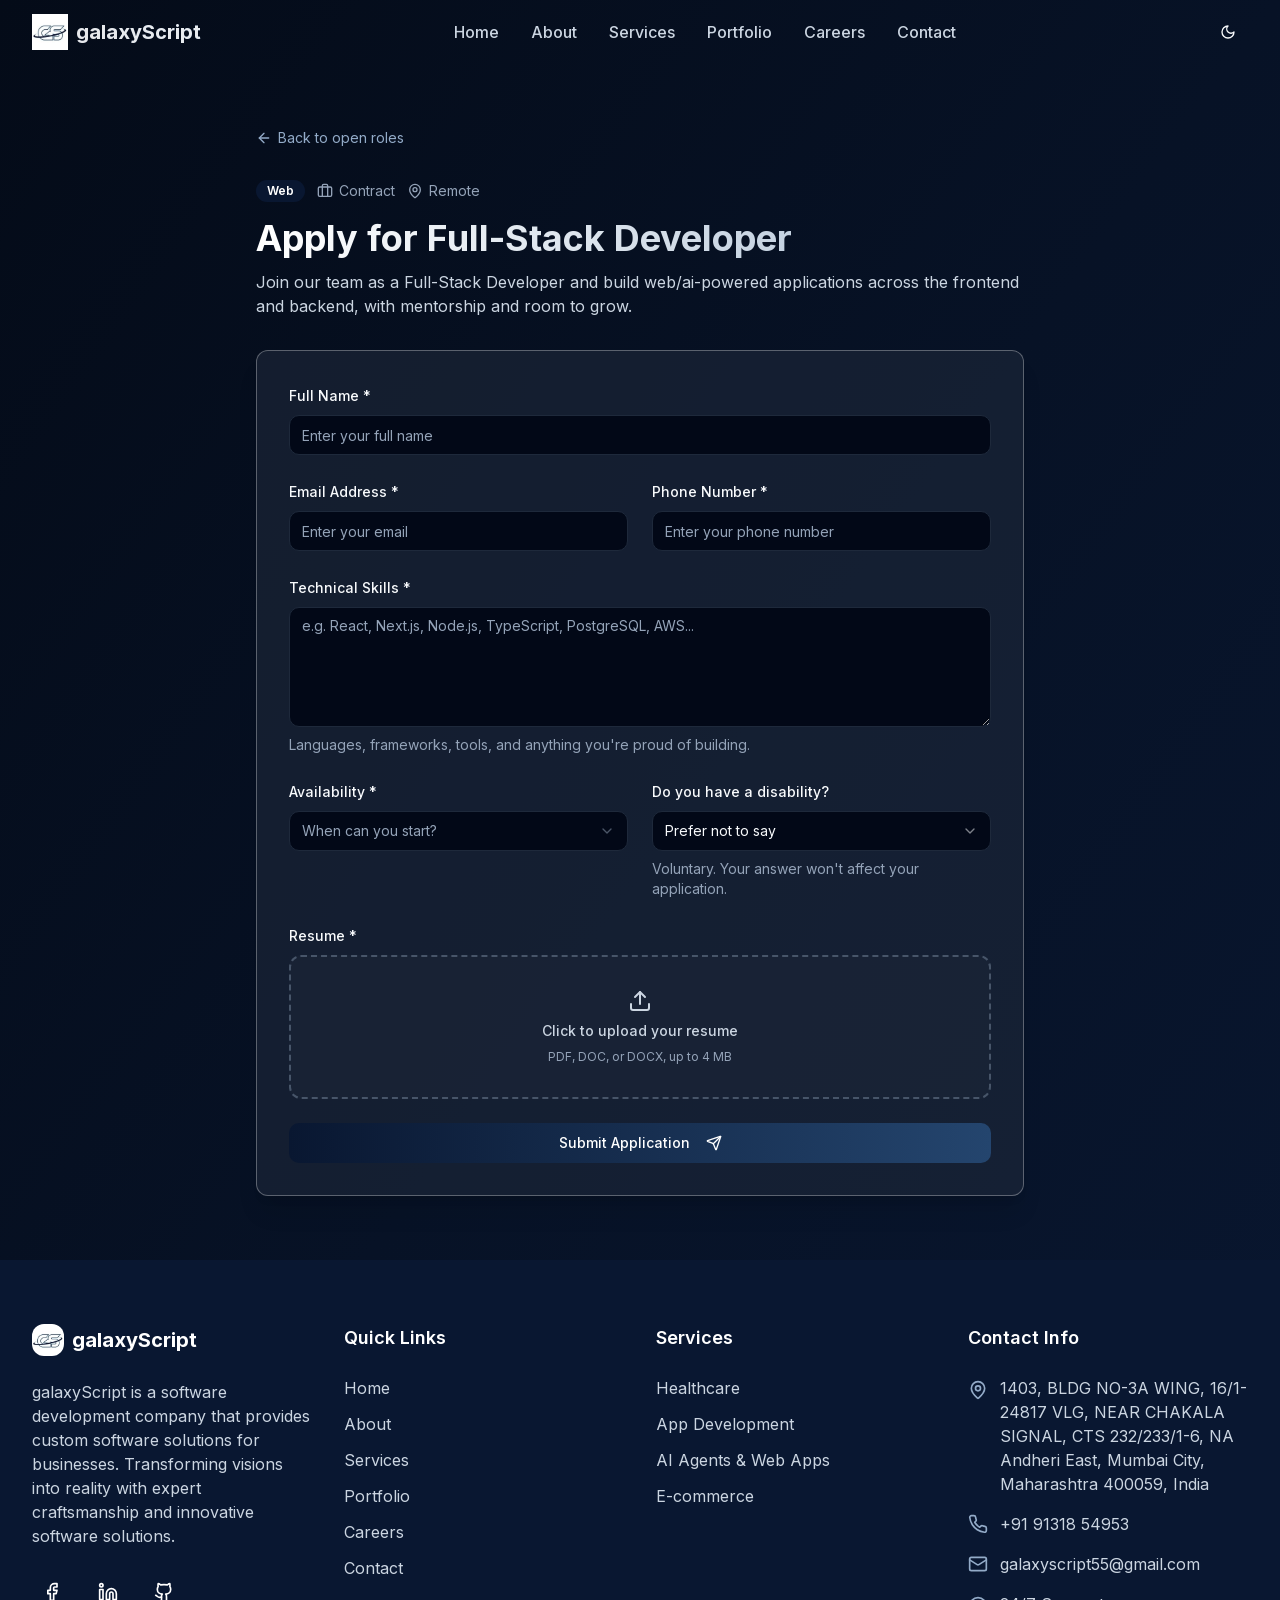
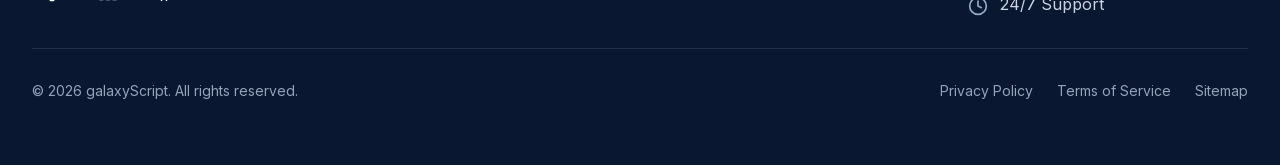
<file: careers/apply/full-stack-developer.html>
<!DOCTYPE html><html lang="en"><head><meta charSet="utf-8"/><meta name="viewport" content="width=device-width, initial-scale=1"/><link rel="preload" as="image" href="/_next/static/media/company-logo.4715b9fb.jpg" fetchPriority="high"/><link rel="stylesheet" href="/_next/static/css/41d644d78b6698e5.css" data-precedence="next"/><link rel="stylesheet" href="/_next/static/css/da6e9b4a73108890.css" data-precedence="next"/><link rel="preload" as="script" fetchPriority="low" href="/_next/static/chunks/webpack-cb650dbaab01d669.js"/><script src="/_next/static/chunks/fd9d1056-9abfb49807193c16.js" async=""></script><script src="/_next/static/chunks/117-f1ce64ccbaf6ced5.js" async=""></script><script src="/_next/static/chunks/main-app-309e77ff8b8e6203.js" async=""></script><script src="/_next/static/chunks/972-e40179fadf565b57.js" async=""></script><script src="/_next/static/chunks/203-cdb6b2518a91c66d.js" async=""></script><script src="/_next/static/chunks/867-7d1ea009b8bbfdbe.js" async=""></script><script src="/_next/static/chunks/276-54711beed7879822.js" async=""></script><script src="/_next/static/chunks/app/careers/apply/%5BjobId%5D/page-7fecfc2e879b6068.js" async=""></script><script src="/_next/static/chunks/878-c3005250de6bd8cd.js" async=""></script><script src="/_next/static/chunks/app/layout-160cb5ec0fcdd004.js" async=""></script><script src="/_next/static/chunks/app/page-4a0882ed3319b7eb.js" async=""></script><link rel="preload" href="https://www.googletagmanager.com/gtag/js?id=G-7CBBF8YY45" as="script"/><link rel="icon" href="/favicon.png"/><title>Apply: Full-Stack Developer | galaxyScript Careers</title><meta name="description" content="Join our team as a Full-Stack Developer and build web/ai-powered applications across the frontend and backend, with mentorship and room to grow."/><meta name="keywords" content="software development, custom software solutions, software development company, software development services, software development agency, software development company, software development services, software development agency"/><link rel="canonical" href="https://www.galaxyscript.co.uk/careers/apply/full-stack-developer"/><script>document.documentElement.classList.add('js-reveal')</script><script src="/_next/static/chunks/polyfills-42372ed130431b0a.js" noModule=""></script></head><body class="__className_d8ebd1"><script>((e,t,r,n,o,l,a,i)=>{let u=document.documentElement,s=["light","dark"];function c(t){(Array.isArray(e)?e:[e]).forEach(e=>{let r="class"===e,n=r&&l?o.map(e=>l[e]||e):o;r?(u.classList.remove(...n),u.classList.add(l&&l[t]?l[t]:t)):u.setAttribute(e,t)}),i&&s.includes(t)&&(u.style.colorScheme=t)}if(n)c(n);else try{let e=localStorage.getItem(t)||r,n=a&&"system"===e?window.matchMedia("(prefers-color-scheme: dark)").matches?"dark":"light":e;c(n)}catch(e){}})("class","theme","dark",null,["light","dark"],null,true,true)</script><div class="min-h-screen bg-gradient-to-br from-brand-50 via-brand-100 to-brand-200 dark:from-brand-950 dark:via-brand-900 dark:to-brand-800"><div aria-hidden="true" class="pointer-events-none fixed inset-x-0 top-0 z-[60] h-[3px]"><div class="h-full w-full origin-left bg-gradient-to-r from-brand-800 via-indigo-500 to-violet-500 shadow-[0_0_8px_rgba(99,102,241,0.6)]" style="transform:scaleX(0)"></div></div><nav class="fixed top-0 w-full z-50 transition-[background-color,border-color,box-shadow] duration-300 bg-transparent"><div class="max-w-7xl mx-auto px-4 sm:px-6 lg:px-8"><div class="flex justify-between items-center h-16"><a class="flex items-center space-x-2" href="/"><img alt="galaxyScript Logo" fetchPriority="high" width="36" height="36" decoding="async" data-nimg="1" class="w-9 h-9 object-contain" style="color:transparent" src="/_next/static/media/company-logo.4715b9fb.jpg"/><span class="text-xl font-bold bg-gradient-to-r from-brand-800 to-brand-600 bg-clip-text text-transparent dark:text-white/90">galaxyScript</span></a><div class="hidden md:flex items-center space-x-8"><a class="text-slate-700 dark:text-slate-300 hover:text-brand-700 dark:hover:text-brand-300 transition-colors duration-200 font-medium" href="/">Home</a><a class="text-slate-700 dark:text-slate-300 hover:text-brand-700 dark:hover:text-brand-300 transition-colors duration-200 font-medium" href="/#about">About</a><a class="text-slate-700 dark:text-slate-300 hover:text-brand-700 dark:hover:text-brand-300 transition-colors duration-200 font-medium" href="/services">Services</a><a class="text-slate-700 dark:text-slate-300 hover:text-brand-700 dark:hover:text-brand-300 transition-colors duration-200 font-medium" href="/portfolio">Portfolio</a><a class="text-slate-700 dark:text-slate-300 hover:text-brand-700 dark:hover:text-brand-300 transition-colors duration-200 font-medium" href="/careers">Careers</a><a class="text-slate-700 dark:text-slate-300 hover:text-brand-700 dark:hover:text-brand-300 transition-colors duration-200 font-medium" href="/contact">Contact</a></div><div class="hidden md:flex items-center space-x-4"><button class="inline-flex items-center justify-center gap-2 whitespace-nowrap rounded-md text-sm font-medium ring-offset-background transition-colors focus-visible:outline-none focus-visible:ring-2 focus-visible:ring-ring focus-visible:ring-offset-2 disabled:pointer-events-none disabled:opacity-50 [&amp;_svg]:pointer-events-none [&amp;_svg]:size-4 [&amp;_svg]:shrink-0 hover:text-accent-foreground h-10 w-10 hover:bg-white/20 dark:hover:bg-slate-800/20"><svg xmlns="http://www.w3.org/2000/svg" width="24" height="24" viewBox="0 0 24 24" fill="none" stroke="currentColor" stroke-width="2" stroke-linecap="round" stroke-linejoin="round" class="lucide lucide-sun h-5 w-5 rotate-0 scale-100 transition-transform dark:-rotate-90 dark:scale-0"><circle cx="12" cy="12" r="4"></circle><path d="M12 2v2"></path><path d="M12 20v2"></path><path d="m4.93 4.93 1.41 1.41"></path><path d="m17.66 17.66 1.41 1.41"></path><path d="M2 12h2"></path><path d="M20 12h2"></path><path d="m6.34 17.66-1.41 1.41"></path><path d="m19.07 4.93-1.41 1.41"></path></svg><svg xmlns="http://www.w3.org/2000/svg" width="24" height="24" viewBox="0 0 24 24" fill="none" stroke="currentColor" stroke-width="2" stroke-linecap="round" stroke-linejoin="round" class="lucide lucide-moon absolute h-5 w-5 rotate-90 scale-0 transition-transform dark:rotate-0 dark:scale-100"><path d="M12 3a6 6 0 0 0 9 9 9 9 0 1 1-9-9Z"></path></svg><span class="sr-only">Toggle theme</span></button></div><div class="md:hidden flex items-center space-x-2"><button class="inline-flex items-center justify-center gap-2 whitespace-nowrap rounded-md text-sm font-medium ring-offset-background transition-colors focus-visible:outline-none focus-visible:ring-2 focus-visible:ring-ring focus-visible:ring-offset-2 disabled:pointer-events-none disabled:opacity-50 [&amp;_svg]:pointer-events-none [&amp;_svg]:size-4 [&amp;_svg]:shrink-0 hover:text-accent-foreground h-10 w-10 hover:bg-white/20 dark:hover:bg-slate-800/20"><svg xmlns="http://www.w3.org/2000/svg" width="24" height="24" viewBox="0 0 24 24" fill="none" stroke="currentColor" stroke-width="2" stroke-linecap="round" stroke-linejoin="round" class="lucide lucide-sun h-5 w-5 rotate-0 scale-100 transition-transform dark:-rotate-90 dark:scale-0"><circle cx="12" cy="12" r="4"></circle><path d="M12 2v2"></path><path d="M12 20v2"></path><path d="m4.93 4.93 1.41 1.41"></path><path d="m17.66 17.66 1.41 1.41"></path><path d="M2 12h2"></path><path d="M20 12h2"></path><path d="m6.34 17.66-1.41 1.41"></path><path d="m19.07 4.93-1.41 1.41"></path></svg><svg xmlns="http://www.w3.org/2000/svg" width="24" height="24" viewBox="0 0 24 24" fill="none" stroke="currentColor" stroke-width="2" stroke-linecap="round" stroke-linejoin="round" class="lucide lucide-moon absolute h-5 w-5 rotate-90 scale-0 transition-transform dark:rotate-0 dark:scale-100"><path d="M12 3a6 6 0 0 0 9 9 9 9 0 1 1-9-9Z"></path></svg><span class="sr-only">Toggle theme</span></button><button class="inline-flex items-center justify-center gap-2 whitespace-nowrap rounded-md text-sm font-medium ring-offset-background transition-colors focus-visible:outline-none focus-visible:ring-2 focus-visible:ring-ring focus-visible:ring-offset-2 disabled:pointer-events-none disabled:opacity-50 [&amp;_svg]:pointer-events-none [&amp;_svg]:size-4 [&amp;_svg]:shrink-0 hover:bg-accent hover:text-accent-foreground h-10 w-10"><svg xmlns="http://www.w3.org/2000/svg" width="24" height="24" viewBox="0 0 24 24" fill="none" stroke="currentColor" stroke-width="2" stroke-linecap="round" stroke-linejoin="round" class="lucide lucide-menu w-5 h-5"><line x1="4" x2="20" y1="12" y2="12"></line><line x1="4" x2="20" y1="6" y2="6"></line><line x1="4" x2="20" y1="18" y2="18"></line></svg></button></div></div></div></nav><main><div class="min-h-screen pt-16"><section class="py-16 px-4 sm:px-6 lg:px-8"><div class="max-w-3xl mx-auto"><a class="inline-flex items-center text-sm text-brand-700 dark:text-brand-300 hover:underline mb-8" href="/careers#open-roles"><svg xmlns="http://www.w3.org/2000/svg" width="24" height="24" viewBox="0 0 24 24" fill="none" stroke="currentColor" stroke-width="2" stroke-linecap="round" stroke-linejoin="round" class="lucide lucide-arrow-left w-4 h-4 mr-1.5"><path d="m12 19-7-7 7-7"></path><path d="M19 12H5"></path></svg>Back to open roles</a><div class="mb-8"><div class="flex flex-wrap items-center gap-3 mb-4"><div class="inline-flex items-center rounded-full border px-2.5 py-0.5 text-xs font-semibold transition-colors focus:outline-none focus:ring-2 focus:ring-ring focus:ring-offset-2 border-transparent bg-brand-800 hover:bg-brand-800 text-white">Web</div><span class="inline-flex items-center text-sm text-slate-500 dark:text-slate-400"><svg xmlns="http://www.w3.org/2000/svg" width="24" height="24" viewBox="0 0 24 24" fill="none" stroke="currentColor" stroke-width="2" stroke-linecap="round" stroke-linejoin="round" class="lucide lucide-briefcase w-4 h-4 mr-1.5"><path d="M16 20V4a2 2 0 0 0-2-2h-4a2 2 0 0 0-2 2v16"></path><rect width="20" height="14" x="2" y="6" rx="2"></rect></svg>Contract</span><span class="inline-flex items-center text-sm text-slate-500 dark:text-slate-400"><svg xmlns="http://www.w3.org/2000/svg" width="24" height="24" viewBox="0 0 24 24" fill="none" stroke="currentColor" stroke-width="2" stroke-linecap="round" stroke-linejoin="round" class="lucide lucide-map-pin w-4 h-4 mr-1.5"><path d="M20 10c0 4.993-5.539 10.193-7.399 11.799a1 1 0 0 1-1.202 0C9.539 20.193 4 14.993 4 10a8 8 0 0 1 16 0"></path><circle cx="12" cy="10" r="3"></circle></svg>Remote</span></div><h1 class="text-3xl md:text-4xl font-bold mb-3"><span class="bg-gradient-to-r from-brand-950 via-brand-800 to-brand-700 dark:from-white dark:via-brand-100 dark:to-brand-200 bg-clip-text text-transparent">Apply for <!-- -->Full-Stack Developer</span></h1><p class="text-slate-600 dark:text-slate-300">Join our team as a Full-Stack Developer and build web/ai-powered applications across the frontend and backend, with mentorship and room to grow.</p></div><div class="rounded-lg text-card-foreground bg-white/60 dark:bg-slate-800/60 border border-white/30 shadow-xl"><div class="p-6 md:p-8"><form class="space-y-6"><div class="space-y-2"><label class="text-sm font-medium leading-none peer-disabled:cursor-not-allowed peer-disabled:opacity-70" for=":R1r7rrrmpkq:-form-item">Full Name *</label><input class="flex h-10 w-full rounded-md border border-input bg-background px-3 py-2 text-base ring-offset-background file:border-0 file:bg-transparent file:text-sm file:font-medium file:text-foreground placeholder:text-muted-foreground focus-visible:outline-none focus-visible:ring-2 focus-visible:ring-ring focus-visible:ring-offset-2 disabled:cursor-not-allowed disabled:opacity-50 md:text-sm" placeholder="Enter your full name" autoComplete="name" id=":R1r7rrrmpkq:-form-item" aria-describedby=":R1r7rrrmpkq:-form-item-description" aria-invalid="false" name="fullName" value=""/></div><div class="grid md:grid-cols-2 gap-6"><div class="space-y-2"><label class="text-sm font-medium leading-none peer-disabled:cursor-not-allowed peer-disabled:opacity-70" for=":Rar7rrrmpkq:-form-item">Email Address *</label><input type="email" class="flex h-10 w-full rounded-md border border-input bg-background px-3 py-2 text-base ring-offset-background file:border-0 file:bg-transparent file:text-sm file:font-medium file:text-foreground placeholder:text-muted-foreground focus-visible:outline-none focus-visible:ring-2 focus-visible:ring-ring focus-visible:ring-offset-2 disabled:cursor-not-allowed disabled:opacity-50 md:text-sm" placeholder="Enter your email" autoComplete="email" id=":Rar7rrrmpkq:-form-item" aria-describedby=":Rar7rrrmpkq:-form-item-description" aria-invalid="false" name="email" value=""/></div><div class="space-y-2"><label class="text-sm font-medium leading-none peer-disabled:cursor-not-allowed peer-disabled:opacity-70" for=":Rir7rrrmpkq:-form-item">Phone Number *</label><input type="tel" class="flex h-10 w-full rounded-md border border-input bg-background px-3 py-2 text-base ring-offset-background file:border-0 file:bg-transparent file:text-sm file:font-medium file:text-foreground placeholder:text-muted-foreground focus-visible:outline-none focus-visible:ring-2 focus-visible:ring-ring focus-visible:ring-offset-2 disabled:cursor-not-allowed disabled:opacity-50 md:text-sm" placeholder="Enter your phone number" autoComplete="tel" id=":Rir7rrrmpkq:-form-item" aria-describedby=":Rir7rrrmpkq:-form-item-description" aria-invalid="false" name="phone" value=""/></div></div><div class="space-y-2"><label class="text-sm font-medium leading-none peer-disabled:cursor-not-allowed peer-disabled:opacity-70" for=":R3r7rrrmpkq:-form-item">Technical Skills *</label><textarea class="flex w-full rounded-md border border-input bg-background px-3 py-2 text-base ring-offset-background placeholder:text-muted-foreground focus-visible:outline-none focus-visible:ring-2 focus-visible:ring-ring focus-visible:ring-offset-2 disabled:cursor-not-allowed disabled:opacity-50 md:text-sm min-h-[120px]" placeholder="e.g. React, Next.js, Node.js, TypeScript, PostgreSQL, AWS..." name="technicalSkills" id=":R3r7rrrmpkq:-form-item" aria-describedby=":R3r7rrrmpkq:-form-item-description" aria-invalid="false"></textarea><p id=":R3r7rrrmpkq:-form-item-description" class="text-sm text-muted-foreground">Languages, frameworks, tools, and anything you&#x27;re proud of building.</p></div><div class="grid md:grid-cols-2 gap-6"><div class="space-y-2"><label class="text-sm font-medium leading-none peer-disabled:cursor-not-allowed peer-disabled:opacity-70" for=":Rcr7rrrmpkq:-form-item">Availability *</label><button type="button" role="combobox" aria-controls="radix-:R5cr7rrrmpkq:" aria-expanded="false" aria-autocomplete="none" dir="ltr" data-state="closed" data-placeholder="" class="flex h-10 w-full items-center justify-between rounded-md border border-input bg-background px-3 py-2 text-sm ring-offset-background data-[placeholder]:text-muted-foreground focus:outline-none focus:ring-2 focus:ring-ring focus:ring-offset-2 disabled:cursor-not-allowed disabled:opacity-50 [&amp;&gt;span]:line-clamp-1" id=":Rcr7rrrmpkq:-form-item" aria-describedby=":Rcr7rrrmpkq:-form-item-description" aria-invalid="false"><span style="pointer-events:none">When can you start?</span><svg xmlns="http://www.w3.org/2000/svg" width="24" height="24" viewBox="0 0 24 24" fill="none" stroke="currentColor" stroke-width="2" stroke-linecap="round" stroke-linejoin="round" class="lucide lucide-chevron-down h-4 w-4 opacity-50" aria-hidden="true"><path d="m6 9 6 6 6-6"></path></svg></button><select aria-hidden="true" tabindex="-1" style="position:absolute;border:0;width:1px;height:1px;padding:0;margin:-1px;overflow:hidden;clip:rect(0, 0, 0, 0);white-space:nowrap;word-wrap:normal"><option value=""></option></select></div><div class="space-y-2"><label class="text-sm font-medium leading-none peer-disabled:cursor-not-allowed peer-disabled:opacity-70" for=":Rkr7rrrmpkq:-form-item">Do you have a disability?</label><button type="button" role="combobox" aria-controls="radix-:R5kr7rrrmpkq:" aria-expanded="false" aria-autocomplete="none" dir="ltr" data-state="closed" class="flex h-10 w-full items-center justify-between rounded-md border border-input bg-background px-3 py-2 text-sm ring-offset-background data-[placeholder]:text-muted-foreground focus:outline-none focus:ring-2 focus:ring-ring focus:ring-offset-2 disabled:cursor-not-allowed disabled:opacity-50 [&amp;&gt;span]:line-clamp-1" id=":Rkr7rrrmpkq:-form-item" aria-describedby=":Rkr7rrrmpkq:-form-item-description" aria-invalid="false"><span style="pointer-events:none"></span><svg xmlns="http://www.w3.org/2000/svg" width="24" height="24" viewBox="0 0 24 24" fill="none" stroke="currentColor" stroke-width="2" stroke-linecap="round" stroke-linejoin="round" class="lucide lucide-chevron-down h-4 w-4 opacity-50" aria-hidden="true"><path d="m6 9 6 6 6-6"></path></svg></button><select aria-hidden="true" tabindex="-1" style="position:absolute;border:0;width:1px;height:1px;padding:0;margin:-1px;overflow:hidden;clip:rect(0, 0, 0, 0);white-space:nowrap;word-wrap:normal"></select><p id=":Rkr7rrrmpkq:-form-item-description" class="text-sm text-muted-foreground">Voluntary. Your answer won&#x27;t affect your application.</p></div></div><div class="space-y-2"><label class="text-sm font-medium leading-none peer-disabled:cursor-not-allowed peer-disabled:opacity-70" for=":R5r7rrrmpkq:-form-item">Resume *</label><div id=":R5r7rrrmpkq:-form-item" aria-describedby=":R5r7rrrmpkq:-form-item-description" aria-invalid="false"><input type="file" accept=".pdf,.doc,.docx,application/pdf,application/msword,application/vnd.openxmlformats-officedocument.wordprocessingml.document" class="hidden"/><button type="button" class="w-full flex flex-col items-center justify-center gap-2 rounded-lg border-2 border-dashed border-slate-300 dark:border-slate-600 bg-white/50 dark:bg-slate-800/40 px-4 py-8 text-slate-600 dark:text-slate-300 hover:border-brand-600 hover:text-brand-700 dark:hover:text-brand-300 transition-colors"><svg xmlns="http://www.w3.org/2000/svg" width="24" height="24" viewBox="0 0 24 24" fill="none" stroke="currentColor" stroke-width="2" stroke-linecap="round" stroke-linejoin="round" class="lucide lucide-upload w-6 h-6"><path d="M21 15v4a2 2 0 0 1-2 2H5a2 2 0 0 1-2-2v-4"></path><polyline points="17 8 12 3 7 8"></polyline><line x1="12" x2="12" y1="3" y2="15"></line></svg><span class="text-sm font-medium">Click to upload your resume</span><span class="text-xs text-slate-500 dark:text-slate-400">PDF, DOC, or DOCX, up to 4 MB</span></button></div></div><button class="inline-flex items-center justify-center gap-2 whitespace-nowrap rounded-md text-sm font-medium ring-offset-background transition-colors focus-visible:outline-none focus-visible:ring-2 focus-visible:ring-ring focus-visible:ring-offset-2 disabled:pointer-events-none disabled:opacity-50 [&amp;_svg]:pointer-events-none [&amp;_svg]:size-4 [&amp;_svg]:shrink-0 bg-primary hover:bg-primary/90 h-10 px-4 w-full bg-gradient-to-r from-brand-800 to-brand-600 hover:from-brand-900 hover:to-brand-700 text-white py-3" type="submit">Submit Application<svg xmlns="http://www.w3.org/2000/svg" width="24" height="24" viewBox="0 0 24 24" fill="none" stroke="currentColor" stroke-width="2" stroke-linecap="round" stroke-linejoin="round" class="lucide lucide-send ml-2 h-4 w-4"><path d="M14.536 21.686a.5.5 0 0 0 .937-.024l6.5-19a.496.496 0 0 0-.635-.635l-19 6.5a.5.5 0 0 0-.024.937l7.93 3.18a2 2 0 0 1 1.112 1.11z"></path><path d="m21.854 2.147-10.94 10.939"></path></svg></button></form></div></div></div></section><div role="region" aria-label="Notifications (F8)" tabindex="-1" style="pointer-events:none"><ol tabindex="-1" class="fixed top-0 z-[100] flex max-h-screen w-full flex-col-reverse p-4 sm:bottom-0 sm:right-0 sm:top-auto sm:flex-col md:max-w-[420px]"></ol></div></div></main><footer class="bg-brand-800 text-white"><div class="max-w-7xl mx-auto px-4 sm:px-6 lg:px-8 py-16"><div class="grid md:grid-cols-2 lg:grid-cols-4 gap-8"><div><div class="flex items-center space-x-2 mb-6"><img alt="galaxyScript Logo" loading="lazy" width="32" height="32" decoding="async" data-nimg="1" class="w-8 h-8 object-contain rounded-lg" style="color:transparent" src="/_next/static/media/company-logo.4715b9fb.jpg"/><span class="text-xl font-bold">galaxyScript</span></div><p class="text-slate-300 mb-6">galaxyScript is a software development company that provides custom software solutions for businesses. Transforming visions into reality with expert craftsmanship and innovative software solutions.</p><div class="flex space-x-4"><a target="_blank" rel="noopener noreferrer" aria-label="Facebook" class="hover:bg-brand-700 size-10 flex items-center justify-center rounded-full" href="https://www.facebook.com/share/1FdGRzAFEA/?mibextid=wwXIfr"><svg xmlns="http://www.w3.org/2000/svg" width="24" height="24" viewBox="0 0 24 24" fill="none" stroke="currentColor" stroke-width="2" stroke-linecap="round" stroke-linejoin="round" class="lucide lucide-facebook w-5 h-5"><path d="M18 2h-3a5 5 0 0 0-5 5v3H7v4h3v8h4v-8h3l1-4h-4V7a1 1 0 0 1 1-1h3z"></path></svg></a><a target="_blank" rel="noopener noreferrer" aria-label="LinkedIn" class="hover:bg-brand-700 size-10 flex items-center justify-center rounded-full" href="https://www.linkedin.com/company/13728866/"><svg xmlns="http://www.w3.org/2000/svg" width="24" height="24" viewBox="0 0 24 24" fill="none" stroke="currentColor" stroke-width="2" stroke-linecap="round" stroke-linejoin="round" class="lucide lucide-linkedin w-5 h-5"><path d="M16 8a6 6 0 0 1 6 6v7h-4v-7a2 2 0 0 0-2-2 2 2 0 0 0-2 2v7h-4v-7a6 6 0 0 1 6-6z"></path><rect width="4" height="12" x="2" y="9"></rect><circle cx="4" cy="4" r="2"></circle></svg></a><a target="_blank" class="hover:bg-brand-700 size-10 flex items-center justify-center rounded-full" href="https://github.com/galaxyScriptOrg"><svg xmlns="http://www.w3.org/2000/svg" width="24" height="24" viewBox="0 0 24 24" fill="none" stroke="currentColor" stroke-width="2" stroke-linecap="round" stroke-linejoin="round" class="lucide lucide-github w-5 h-5"><path d="M15 22v-4a4.8 4.8 0 0 0-1-3.5c3 0 6-2 6-5.5.08-1.25-.27-2.48-1-3.5.28-1.15.28-2.35 0-3.5 0 0-1 0-3 1.5-2.64-.5-5.36-.5-8 0C6 2 5 2 5 2c-.3 1.15-.3 2.35 0 3.5A5.403 5.403 0 0 0 4 9c0 3.5 3 5.5 6 5.5-.39.49-.68 1.05-.85 1.65-.17.6-.22 1.23-.15 1.85v4"></path><path d="M9 18c-4.51 2-5-2-7-2"></path></svg></a></div></div><div><h3 class="text-lg font-semibold mb-6">Quick Links</h3><ul class="space-y-3"><li><a class="text-slate-300 hover:text-white transition-colors" href="/">Home</a></li><li><a class="text-slate-300 hover:text-white transition-colors" href="/#about">About</a></li><li><a class="text-slate-300 hover:text-white transition-colors" href="/services">Services</a></li><li><a class="text-slate-300 hover:text-white transition-colors" href="/portfolio">Portfolio</a></li><li><a class="text-slate-300 hover:text-white transition-colors" href="/careers">Careers</a></li><li><a class="text-slate-300 hover:text-white transition-colors" href="/contact">Contact</a></li></ul></div><div><h3 class="text-lg font-semibold mb-6">Services</h3><ul class="space-y-3"><li><a class="text-slate-300 hover:text-white transition-colors" href="/services#healthcare">Healthcare</a></li><li><a class="text-slate-300 hover:text-white transition-colors" href="/services#app">App Development</a></li><li><a class="text-slate-300 hover:text-white transition-colors" href="/services#web">AI Agents &amp; Web Apps</a></li><li><a class="text-slate-300 hover:text-white transition-colors" href="/services#ecommerce">E-commerce</a></li></ul></div><div><h3 class="text-lg font-semibold mb-6">Contact Info</h3><div class="space-y-4"><div class="flex items-start space-x-3"><svg xmlns="http://www.w3.org/2000/svg" width="24" height="24" viewBox="0 0 24 24" fill="none" stroke="currentColor" stroke-width="2" stroke-linecap="round" stroke-linejoin="round" class="lucide lucide-map-pin w-5 h-5 text-brand-300 mt-1 flex-shrink-0"><path d="M20 10c0 4.993-5.539 10.193-7.399 11.799a1 1 0 0 1-1.202 0C9.539 20.193 4 14.993 4 10a8 8 0 0 1 16 0"></path><circle cx="12" cy="10" r="3"></circle></svg><div><p class="text-slate-300">1403, BLDG NO-3A WING, 16/1-24817 VLG, NEAR CHAKALA SIGNAL, CTS 232/233/1-6, NA</p><p class="text-slate-300">Andheri East, Mumbai City, Maharashtra 400059, India</p></div></div><div class="flex items-center space-x-3"><svg xmlns="http://www.w3.org/2000/svg" width="24" height="24" viewBox="0 0 24 24" fill="none" stroke="currentColor" stroke-width="2" stroke-linecap="round" stroke-linejoin="round" class="lucide lucide-phone w-5 h-5 text-brand-300 flex-shrink-0"><path d="M22 16.92v3a2 2 0 0 1-2.18 2 19.79 19.79 0 0 1-8.63-3.07 19.5 19.5 0 0 1-6-6 19.79 19.79 0 0 1-3.07-8.67A2 2 0 0 1 4.11 2h3a2 2 0 0 1 2 1.72 12.84 12.84 0 0 0 .7 2.81 2 2 0 0 1-.45 2.11L8.09 9.91a16 16 0 0 0 6 6l1.27-1.27a2 2 0 0 1 2.11-.45 12.84 12.84 0 0 0 2.81.7A2 2 0 0 1 22 16.92z"></path></svg><p class="text-slate-300">+91 91318 54953</p></div><div class="flex items-center space-x-3"><svg xmlns="http://www.w3.org/2000/svg" width="24" height="24" viewBox="0 0 24 24" fill="none" stroke="currentColor" stroke-width="2" stroke-linecap="round" stroke-linejoin="round" class="lucide lucide-mail w-5 h-5 text-brand-300 flex-shrink-0"><rect width="20" height="16" x="2" y="4" rx="2"></rect><path d="m22 7-8.97 5.7a1.94 1.94 0 0 1-2.06 0L2 7"></path></svg><p class="text-slate-300">galaxyscript55@gmail.com</p></div><div class="flex items-start space-x-3"><svg xmlns="http://www.w3.org/2000/svg" width="24" height="24" viewBox="0 0 24 24" fill="none" stroke="currentColor" stroke-width="2" stroke-linecap="round" stroke-linejoin="round" class="lucide lucide-clock w-5 h-5 text-brand-300 mt-1 flex-shrink-0"><circle cx="12" cy="12" r="10"></circle><polyline points="12 6 12 12 16 14"></polyline></svg><div><p class="text-slate-300">24/7 Support</p></div></div></div></div></div><div class="border-t border-white/10 mt-8 pt-8 flex flex-col md:flex-row justify-between items-center"><p class="text-slate-400 text-sm">© 2026 galaxyScript. All rights reserved.</p><div class="flex space-x-6 mt-4 md:mt-0"><a class="text-slate-400 hover:text-white text-sm transition-colors" href="/privacy">Privacy Policy</a><a class="text-slate-400 hover:text-white text-sm transition-colors" href="/terms">Terms of Service</a><a class="text-slate-400 hover:text-white text-sm transition-colors" href="/sitemap">Sitemap</a></div></div></div></footer></div><script src="/_next/static/chunks/webpack-cb650dbaab01d669.js" async=""></script><script>(self.__next_f=self.__next_f||[]).push([0]);self.__next_f.push([2,null])</script><script>self.__next_f.push([1,"1:HL[\"/_next/static/css/41d644d78b6698e5.css\",\"style\"]\n2:HL[\"/_next/static/css/da6e9b4a73108890.css\",\"style\"]\n"])</script><script>self.__next_f.push([1,"3:I[2846,[],\"\"]\n5:I[2972,[\"972\",\"static/chunks/972-e40179fadf565b57.js\",\"203\",\"static/chunks/203-cdb6b2518a91c66d.js\",\"867\",\"static/chunks/867-7d1ea009b8bbfdbe.js\",\"276\",\"static/chunks/276-54711beed7879822.js\",\"34\",\"static/chunks/app/careers/apply/%5BjobId%5D/page-7fecfc2e879b6068.js\"],\"\"]\n6:I[7453,[\"972\",\"static/chunks/972-e40179fadf565b57.js\",\"203\",\"static/chunks/203-cdb6b2518a91c66d.js\",\"867\",\"static/chunks/867-7d1ea009b8bbfdbe.js\",\"276\",\"static/chunks/276-54711beed7879822.js\",\"34\",\"static/chunks/app/careers/apply/%5BjobId%5D/page-7fecfc2e879b6068.js\"],\"ApplyForm\"]\n7:I[9556,[\"972\",\"static/chunks/972-e40179fadf565b57.js\",\"203\",\"static/chunks/203-cdb6b2518a91c66d.js\",\"867\",\"static/chunks/867-7d1ea009b8bbfdbe.js\",\"276\",\"static/chunks/276-54711beed7879822.js\",\"34\",\"static/chunks/app/careers/apply/%5BjobId%5D/page-7fecfc2e879b6068.js\"],\"Toaster\"]\n8:I[4707,[],\"\"]\na:I[6423,[],\"\"]\nb:I[2798,[\"972\",\"static/chunks/972-e40179fadf565b57.js\",\"203\",\"static/chunks/203-cdb6b2518a91c66d.js\",\"878\",\"static/chunks/878-c3005250de6bd8cd.js\",\"185\",\"static/chunks/app/layout-160cb5ec0fcdd004.js\"],\"ThemeProvider\"]\nc:I[1,[\"972\",\"static/chunks/972-e40179fadf565b57.js\",\"203\",\"static/chunks/203-cdb6b2518a91c66d.js\",\"878\",\"static/chunks/878-c3005250de6bd8cd.js\",\"185\",\"static/chunks/app/layout-160cb5ec0fcdd004.js\"],\"ScrollProgress\"]\nd:I[5453,[\"972\",\"static/chunks/972-e40179fadf565b57.js\",\"203\",\"static/chunks/203-cdb6b2518a91c66d.js\",\"878\",\"static/chunks/878-c3005250de6bd8cd.js\",\"185\",\"static/chunks/app/layout-160cb5ec0fcdd004.js\"],\"Navbar\"]\ne:I[5878,[\"972\",\"static/chunks/972-e40179fadf565b57.js\",\"203\",\"static/chunks/203-cdb6b2518a91c66d.js\",\"878\",\"static/chunks/878-c3005250de6bd8cd.js\",\"931\",\"static/chunks/app/page-4a0882ed3319b7eb.js\"],\"Image\"]\nf:I[1618,[\"972\",\"static/chunks/972-e40179fadf565b57.js\",\"203\",\"static/chunks/203-cdb6b2518a91c66d.js\",\"878\",\"static/chunks/878-c3005250de6bd8cd.js\",\"185\",\"static/chunks/app/layout-160cb5ec0fcdd004.js\"],\"ScrollReveal\"]\n10:I[8003,[\"972\",\"static/chunks/972-e40179fadf565b57.js\",\"203\",\"static/chunks/203-cd"])</script><script>self.__next_f.push([1,"b6b2518a91c66d.js\",\"878\",\"static/chunks/878-c3005250de6bd8cd.js\",\"185\",\"static/chunks/app/layout-160cb5ec0fcdd004.js\"],\"\"]\n12:I[1060,[],\"\"]\n9:[\"jobId\",\"full-stack-developer\",\"d\"]\n13:[]\n"])</script><script>self.__next_f.push([1,"0:[\"$\",\"$L3\",null,{\"buildId\":\"4KX-2IoPJvF6ANqi6NaEY\",\"assetPrefix\":\"\",\"urlParts\":[\"\",\"careers\",\"apply\",\"full-stack-developer\"],\"initialTree\":[\"\",{\"children\":[\"careers\",{\"children\":[\"apply\",{\"children\":[[\"jobId\",\"full-stack-developer\",\"d\"],{\"children\":[\"__PAGE__?{\\\"jobId\\\":\\\"full-stack-developer\\\"}\",{}]}]}]}]},\"$undefined\",\"$undefined\",true],\"initialSeedData\":[\"\",{\"children\":[\"careers\",{\"children\":[\"apply\",{\"children\":[[\"jobId\",\"full-stack-developer\",\"d\"],{\"children\":[\"__PAGE__\",{},[[\"$L4\",[\"$\",\"div\",null,{\"className\":\"min-h-screen pt-16\",\"children\":[[\"$\",\"section\",null,{\"className\":\"py-16 px-4 sm:px-6 lg:px-8\",\"children\":[\"$\",\"div\",null,{\"className\":\"max-w-3xl mx-auto\",\"children\":[[\"$\",\"$L5\",null,{\"href\":\"/careers#open-roles\",\"className\":\"inline-flex items-center text-sm text-brand-700 dark:text-brand-300 hover:underline mb-8\",\"children\":[[\"$\",\"svg\",null,{\"xmlns\":\"http://www.w3.org/2000/svg\",\"width\":24,\"height\":24,\"viewBox\":\"0 0 24 24\",\"fill\":\"none\",\"stroke\":\"currentColor\",\"strokeWidth\":2,\"strokeLinecap\":\"round\",\"strokeLinejoin\":\"round\",\"className\":\"lucide lucide-arrow-left w-4 h-4 mr-1.5\",\"children\":[[\"$\",\"path\",\"1l729n\",{\"d\":\"m12 19-7-7 7-7\"}],[\"$\",\"path\",\"x3x0zl\",{\"d\":\"M19 12H5\"}],\"$undefined\"]}],\"Back to open roles\"]}],[\"$\",\"div\",null,{\"className\":\"mb-8\",\"children\":[[\"$\",\"div\",null,{\"className\":\"flex flex-wrap items-center gap-3 mb-4\",\"children\":[[\"$\",\"div\",null,{\"className\":\"inline-flex items-center rounded-full border px-2.5 py-0.5 text-xs font-semibold transition-colors focus:outline-none focus:ring-2 focus:ring-ring focus:ring-offset-2 border-transparent bg-brand-800 hover:bg-brand-800 text-white\",\"children\":\"Web\"}],[\"$\",\"span\",null,{\"className\":\"inline-flex items-center text-sm text-slate-500 dark:text-slate-400\",\"children\":[[\"$\",\"svg\",null,{\"xmlns\":\"http://www.w3.org/2000/svg\",\"width\":24,\"height\":24,\"viewBox\":\"0 0 24 24\",\"fill\":\"none\",\"stroke\":\"currentColor\",\"strokeWidth\":2,\"strokeLinecap\":\"round\",\"strokeLinejoin\":\"round\",\"className\":\"lucide lucide-briefcase w-4 h-4 mr-1.5\",\"children\":[[\"$\",\"path\",\"jecpp\",{\"d\":\"M16 20V4a2 2 0 0 0-2-2h-4a2 2 0 0 0-2 2v16\"}],[\"$\",\"rect\",\"i6l2r4\",{\"width\":\"20\",\"height\":\"14\",\"x\":\"2\",\"y\":\"6\",\"rx\":\"2\"}],\"$undefined\"]}],\"Contract\"]}],[\"$\",\"span\",null,{\"className\":\"inline-flex items-center text-sm text-slate-500 dark:text-slate-400\",\"children\":[[\"$\",\"svg\",null,{\"xmlns\":\"http://www.w3.org/2000/svg\",\"width\":24,\"height\":24,\"viewBox\":\"0 0 24 24\",\"fill\":\"none\",\"stroke\":\"currentColor\",\"strokeWidth\":2,\"strokeLinecap\":\"round\",\"strokeLinejoin\":\"round\",\"className\":\"lucide lucide-map-pin w-4 h-4 mr-1.5\",\"children\":[[\"$\",\"path\",\"1r0f0z\",{\"d\":\"M20 10c0 4.993-5.539 10.193-7.399 11.799a1 1 0 0 1-1.202 0C9.539 20.193 4 14.993 4 10a8 8 0 0 1 16 0\"}],[\"$\",\"circle\",\"ilqhr7\",{\"cx\":\"12\",\"cy\":\"10\",\"r\":\"3\"}],\"$undefined\"]}],\"Remote\"]}]]}],[\"$\",\"h1\",null,{\"className\":\"text-3xl md:text-4xl font-bold mb-3\",\"children\":[\"$\",\"span\",null,{\"className\":\"bg-gradient-to-r from-brand-950 via-brand-800 to-brand-700 dark:from-white dark:via-brand-100 dark:to-brand-200 bg-clip-text text-transparent\",\"children\":[\"Apply for \",\"Full-Stack Developer\"]}]}],[\"$\",\"p\",null,{\"className\":\"text-slate-600 dark:text-slate-300\",\"children\":\"Join our team as a Full-Stack Developer and build web/ai-powered applications across the frontend and backend, with mentorship and room to grow.\"}]]}],[\"$\",\"div\",null,{\"className\":\"rounded-lg text-card-foreground bg-white/60 dark:bg-slate-800/60 border border-white/30 shadow-xl\",\"children\":[\"$\",\"div\",null,{\"className\":\"p-6 md:p-8\",\"children\":[\"$\",\"$L6\",null,{\"jobId\":\"full-stack-developer\",\"jobTitle\":\"Full-Stack Developer\"}]}]}]]}]}],[\"$\",\"$L7\",null,{}]]}],null],null],null]},[null,[\"$\",\"$L8\",null,{\"parallelRouterKey\":\"children\",\"segmentPath\":[\"children\",\"careers\",\"children\",\"apply\",\"children\",\"$9\",\"children\"],\"error\":\"$undefined\",\"errorStyles\":\"$undefined\",\"errorScripts\":\"$undefined\",\"template\":[\"$\",\"$La\",null,{}],\"templateStyles\":\"$undefined\",\"templateScripts\":\"$undefined\",\"notFound\":\"$undefined\",\"notFoundStyles\":\"$undefined\"}]],null]},[null,[\"$\",\"$L8\",null,{\"parallelRouterKey\":\"children\",\"segmentPath\":[\"children\",\"careers\",\"children\",\"apply\",\"children\"],\"error\":\"$undefined\",\"errorStyles\":\"$undefined\",\"errorScripts\":\"$undefined\",\"template\":[\"$\",\"$La\",null,{}],\"templateStyles\":\"$undefined\",\"templateScripts\":\"$undefined\",\"notFound\":\"$undefined\",\"notFoundStyles\":\"$undefined\"}]],null]},[null,[\"$\",\"$L8\",null,{\"parallelRouterKey\":\"children\",\"segmentPath\":[\"children\",\"careers\",\"children\"],\"error\":\"$undefined\",\"errorStyles\":\"$undefined\",\"errorScripts\":\"$undefined\",\"template\":[\"$\",\"$La\",null,{}],\"templateStyles\":\"$undefined\",\"templateScripts\":\"$undefined\",\"notFound\":\"$undefined\",\"notFoundStyles\":\"$undefined\"}]],null]},[[[[\"$\",\"link\",\"0\",{\"rel\":\"stylesheet\",\"href\":\"/_next/static/css/41d644d78b6698e5.css\",\"precedence\":\"next\",\"crossOrigin\":\"$undefined\"}],[\"$\",\"link\",\"1\",{\"rel\":\"stylesheet\",\"href\":\"/_next/static/css/da6e9b4a73108890.css\",\"precedence\":\"next\",\"crossOrigin\":\"$undefined\"}]],[\"$\",\"html\",null,{\"lang\":\"en\",\"suppressHydrationWarning\":true,\"children\":[[\"$\",\"head\",null,{\"children\":[[\"$\",\"link\",null,{\"rel\":\"icon\",\"href\":\"/favicon.png\"}],[\"$\",\"script\",null,{\"dangerouslySetInnerHTML\":{\"__html\":\"document.documentElement.classList.add('js-reveal')\"}}]]}],[\"$\",\"body\",null,{\"className\":\"__className_d8ebd1\",\"children\":[[\"$\",\"$Lb\",null,{\"attribute\":\"class\",\"defaultTheme\":\"dark\",\"enableSystem\":true,\"disableTransitionOnChange\":true,\"children\":[[\"$\",\"div\",null,{\"className\":\"min-h-screen bg-gradient-to-br from-brand-50 via-brand-100 to-brand-200 dark:from-brand-950 dark:via-brand-900 dark:to-brand-800\",\"children\":[[\"$\",\"$Lc\",null,{}],[\"$\",\"$Ld\",null,{}],[\"$\",\"main\",null,{\"children\":[\"$\",\"$L8\",null,{\"parallelRouterKey\":\"children\",\"segmentPath\":[\"children\"],\"error\":\"$undefined\",\"errorStyles\":\"$undefined\",\"errorScripts\":\"$undefined\",\"template\":[\"$\",\"$La\",null,{}],\"templateStyles\":\"$undefined\",\"templateScripts\":\"$undefined\",\"notFound\":[[\"$\",\"title\",null,{\"children\":\"404: This page could not be found.\"}],[\"$\",\"div\",null,{\"style\":{\"fontFamily\":\"system-ui,\\\"Segoe UI\\\",Roboto,Helvetica,Arial,sans-serif,\\\"Apple Color Emoji\\\",\\\"Segoe UI Emoji\\\"\",\"height\":\"100vh\",\"textAlign\":\"center\",\"display\":\"flex\",\"flexDirection\":\"column\",\"alignItems\":\"center\",\"justifyContent\":\"center\"},\"children\":[\"$\",\"div\",null,{\"children\":[[\"$\",\"style\",null,{\"dangerouslySetInnerHTML\":{\"__html\":\"body{color:#000;background:#fff;margin:0}.next-error-h1{border-right:1px solid rgba(0,0,0,.3)}@media (prefers-color-scheme:dark){body{color:#fff;background:#000}.next-error-h1{border-right:1px solid rgba(255,255,255,.3)}}\"}}],[\"$\",\"h1\",null,{\"className\":\"next-error-h1\",\"style\":{\"display\":\"inline-block\",\"margin\":\"0 20px 0 0\",\"padding\":\"0 23px 0 0\",\"fontSize\":24,\"fontWeight\":500,\"verticalAlign\":\"top\",\"lineHeight\":\"49px\"},\"children\":\"404\"}],[\"$\",\"div\",null,{\"style\":{\"display\":\"inline-block\"},\"children\":[\"$\",\"h2\",null,{\"style\":{\"fontSize\":14,\"fontWeight\":400,\"lineHeight\":\"49px\",\"margin\":0},\"children\":\"This page could not be found.\"}]}]]}]}]],\"notFoundStyles\":[]}]}],[\"$\",\"footer\",null,{\"className\":\"bg-brand-800 text-white\",\"children\":[\"$\",\"div\",null,{\"className\":\"max-w-7xl mx-auto px-4 sm:px-6 lg:px-8 py-16\",\"children\":[[\"$\",\"div\",null,{\"className\":\"grid md:grid-cols-2 lg:grid-cols-4 gap-8\",\"children\":[[\"$\",\"div\",null,{\"children\":[[\"$\",\"div\",null,{\"className\":\"flex items-center space-x-2 mb-6\",\"children\":[[\"$\",\"$Le\",null,{\"src\":{\"src\":\"/_next/static/media/company-logo.4715b9fb.jpg\",\"height\":100,\"width\":100,\"blurDataURL\":\"[data-uri]\",\"blurWidth\":8,\"blurHeight\":8},\"alt\":\"galaxyScript Logo\",\"width\":32,\"height\":32,\"className\":\"w-8 h-8 object-contain rounded-lg\"}],[\"$\",\"span\",null,{\"className\":\"text-xl font-bold\",\"children\":\"galaxyScript\"}]]}],[\"$\",\"p\",null,{\"className\":\"text-slate-300 mb-6\",\"children\":\"galaxyScript is a software development company that provides custom software solutions for businesses. Transforming visions into reality with expert craftsmanship and innovative software solutions.\"}],[\"$\",\"div\",null,{\"className\":\"flex space-x-4\",\"children\":[[\"$\",\"$L5\",null,{\"href\":\"https://www.facebook.com/share/1FdGRzAFEA/?mibextid=wwXIfr\",\"target\":\"_blank\",\"rel\":\"noopener noreferrer\",\"aria-label\":\"Facebook\",\"className\":\"hover:bg-brand-700 size-10 flex items-center justify-center rounded-full\",\"children\":[\"$\",\"svg\",null,{\"xmlns\":\"http://www.w3.org/2000/svg\",\"width\":24,\"height\":24,\"viewBox\":\"0 0 24 24\",\"fill\":\"none\",\"stroke\":\"currentColor\",\"strokeWidth\":2,\"strokeLinecap\":\"round\",\"strokeLinejoin\":\"round\",\"className\":\"lucide lucide-facebook w-5 h-5\",\"children\":[[\"$\",\"path\",\"1jg4f8\",{\"d\":\"M18 2h-3a5 5 0 0 0-5 5v3H7v4h3v8h4v-8h3l1-4h-4V7a1 1 0 0 1 1-1h3z\"}],\"$undefined\"]}]}],[\"$\",\"$L5\",null,{\"href\":\"https://www.linkedin.com/company/13728866/\",\"target\":\"_blank\",\"rel\":\"noopener noreferrer\",\"aria-label\":\"LinkedIn\",\"className\":\"hover:bg-brand-700 size-10 flex items-center justify-center rounded-full\",\"children\":[\"$\",\"svg\",null,{\"xmlns\":\"http://www.w3.org/2000/svg\",\"width\":24,\"height\":24,\"viewBox\":\"0 0 24 24\",\"fill\":\"none\",\"stroke\":\"currentColor\",\"strokeWidth\":2,\"strokeLinecap\":\"round\",\"strokeLinejoin\":\"round\",\"className\":\"lucide lucide-linkedin w-5 h-5\",\"children\":[[\"$\",\"path\",\"c2jq9f\",{\"d\":\"M16 8a6 6 0 0 1 6 6v7h-4v-7a2 2 0 0 0-2-2 2 2 0 0 0-2 2v7h-4v-7a6 6 0 0 1 6-6z\"}],[\"$\",\"rect\",\"mk3on5\",{\"width\":\"4\",\"height\":\"12\",\"x\":\"2\",\"y\":\"9\"}],[\"$\",\"circle\",\"bt5ra8\",{\"cx\":\"4\",\"cy\":\"4\",\"r\":\"2\"}],\"$undefined\"]}]}],[\"$\",\"$L5\",null,{\"href\":\"https://github.com/galaxyScriptOrg\",\"target\":\"_blank\",\"className\":\"hover:bg-brand-700 size-10 flex items-center justify-center rounded-full\",\"children\":[\"$\",\"svg\",null,{\"xmlns\":\"http://www.w3.org/2000/svg\",\"width\":24,\"height\":24,\"viewBox\":\"0 0 24 24\",\"fill\":\"none\",\"stroke\":\"currentColor\",\"strokeWidth\":2,\"strokeLinecap\":\"round\",\"strokeLinejoin\":\"round\",\"className\":\"lucide lucide-github w-5 h-5\",\"children\":[[\"$\",\"path\",\"tonef\",{\"d\":\"M15 22v-4a4.8 4.8 0 0 0-1-3.5c3 0 6-2 6-5.5.08-1.25-.27-2.48-1-3.5.28-1.15.28-2.35 0-3.5 0 0-1 0-3 1.5-2.64-.5-5.36-.5-8 0C6 2 5 2 5 2c-.3 1.15-.3 2.35 0 3.5A5.403 5.403 0 0 0 4 9c0 3.5 3 5.5 6 5.5-.39.49-.68 1.05-.85 1.65-.17.6-.22 1.23-.15 1.85v4\"}],[\"$\",\"path\",\"9comsn\",{\"d\":\"M9 18c-4.51 2-5-2-7-2\"}],\"$undefined\"]}]}]]}]]}],[\"$\",\"div\",null,{\"children\":[[\"$\",\"h3\",null,{\"className\":\"text-lg font-semibold mb-6\",\"children\":\"Quick Links\"}],[\"$\",\"ul\",null,{\"className\":\"space-y-3\",\"children\":[[\"$\",\"li\",null,{\"children\":[\"$\",\"$L5\",null,{\"href\":\"/\",\"className\":\"text-slate-300 hover:text-white transition-colors\",\"children\":\"Home\"}]}],[\"$\",\"li\",null,{\"children\":[\"$\",\"$L5\",null,{\"href\":\"/#about\",\"className\":\"text-slate-300 hover:text-white transition-colors\",\"children\":\"About\"}]}],[\"$\",\"li\",null,{\"children\":[\"$\",\"$L5\",null,{\"href\":\"/services\",\"className\":\"text-slate-300 hover:text-white transition-colors\",\"children\":\"Services\"}]}],[\"$\",\"li\",null,{\"children\":[\"$\",\"$L5\",null,{\"href\":\"/portfolio\",\"className\":\"text-slate-300 hover:text-white transition-colors\",\"children\":\"Portfolio\"}]}],[\"$\",\"li\",null,{\"children\":[\"$\",\"$L5\",null,{\"href\":\"/careers\",\"className\":\"text-slate-300 hover:text-white transition-colors\",\"children\":\"Careers\"}]}],[\"$\",\"li\",null,{\"children\":[\"$\",\"$L5\",null,{\"href\":\"/contact\",\"className\":\"text-slate-300 hover:text-white transition-colors\",\"children\":\"Contact\"}]}]]}]]}],[\"$\",\"div\",null,{\"children\":[[\"$\",\"h3\",null,{\"className\":\"text-lg font-semibold mb-6\",\"children\":\"Services\"}],[\"$\",\"ul\",null,{\"className\":\"space-y-3\",\"children\":[[\"$\",\"li\",null,{\"children\":[\"$\",\"$L5\",null,{\"href\":\"/services#healthcare\",\"className\":\"text-slate-300 hover:text-white transition-colors\",\"children\":\"Healthcare\"}]}],[\"$\",\"li\",null,{\"children\":[\"$\",\"$L5\",null,{\"href\":\"/services#app\",\"className\":\"text-slate-300 hover:text-white transition-colors\",\"children\":\"App Development\"}]}],[\"$\",\"li\",null,{\"children\":[\"$\",\"$L5\",null,{\"href\":\"/services#web\",\"className\":\"text-slate-300 hover:text-white transition-colors\",\"children\":\"AI Agents \u0026 Web Apps\"}]}],[\"$\",\"li\",null,{\"children\":[\"$\",\"$L5\",null,{\"href\":\"/services#ecommerce\",\"className\":\"text-slate-300 hover:text-white transition-colors\",\"children\":\"E-commerce\"}]}]]}]]}],[\"$\",\"div\",null,{\"children\":[[\"$\",\"h3\",null,{\"className\":\"text-lg font-semibold mb-6\",\"children\":\"Contact Info\"}],[\"$\",\"div\",null,{\"className\":\"space-y-4\",\"children\":[[\"$\",\"div\",null,{\"className\":\"flex items-start space-x-3\",\"children\":[[\"$\",\"svg\",null,{\"xmlns\":\"http://www.w3.org/2000/svg\",\"width\":24,\"height\":24,\"viewBox\":\"0 0 24 24\",\"fill\":\"none\",\"stroke\":\"currentColor\",\"strokeWidth\":2,\"strokeLinecap\":\"round\",\"strokeLinejoin\":\"round\",\"className\":\"lucide lucide-map-pin w-5 h-5 text-brand-300 mt-1 flex-shrink-0\",\"children\":[[\"$\",\"path\",\"1r0f0z\",{\"d\":\"M20 10c0 4.993-5.539 10.193-7.399 11.799a1 1 0 0 1-1.202 0C9.539 20.193 4 14.993 4 10a8 8 0 0 1 16 0\"}],[\"$\",\"circle\",\"ilqhr7\",{\"cx\":\"12\",\"cy\":\"10\",\"r\":\"3\"}],\"$undefined\"]}],[\"$\",\"div\",null,{\"children\":[[\"$\",\"p\",null,{\"className\":\"text-slate-300\",\"children\":\"1403, BLDG NO-3A WING, 16/1-24817 VLG, NEAR CHAKALA SIGNAL, CTS 232/233/1-6, NA\"}],[\"$\",\"p\",null,{\"className\":\"text-slate-300\",\"children\":\"Andheri East, Mumbai City, Maharashtra 400059, India\"}]]}]]}],[\"$\",\"div\",null,{\"className\":\"flex items-center space-x-3\",\"children\":[[\"$\",\"svg\",null,{\"xmlns\":\"http://www.w3.org/2000/svg\",\"width\":24,\"height\":24,\"viewBox\":\"0 0 24 24\",\"fill\":\"none\",\"stroke\":\"currentColor\",\"strokeWidth\":2,\"strokeLinecap\":\"round\",\"strokeLinejoin\":\"round\",\"className\":\"lucide lucide-phone w-5 h-5 text-brand-300 flex-shrink-0\",\"children\":[[\"$\",\"path\",\"foiqr5\",{\"d\":\"M22 16.92v3a2 2 0 0 1-2.18 2 19.79 19.79 0 0 1-8.63-3.07 19.5 19.5 0 0 1-6-6 19.79 19.79 0 0 1-3.07-8.67A2 2 0 0 1 4.11 2h3a2 2 0 0 1 2 1.72 12.84 12.84 0 0 0 .7 2.81 2 2 0 0 1-.45 2.11L8.09 9.91a16 16 0 0 0 6 6l1.27-1.27a2 2 0 0 1 2.11-.45 12.84 12.84 0 0 0 2.81.7A2 2 0 0 1 22 16.92z\"}],\"$undefined\"]}],[\"$\",\"p\",null,{\"className\":\"text-slate-300\",\"children\":\"+91 91318 54953\"}]]}],[\"$\",\"div\",null,{\"className\":\"flex items-center space-x-3\",\"children\":[[\"$\",\"svg\",null,{\"xmlns\":\"http://www.w3.org/2000/svg\",\"width\":24,\"height\":24,\"viewBox\":\"0 0 24 24\",\"fill\":\"none\",\"stroke\":\"currentColor\",\"strokeWidth\":2,\"strokeLinecap\":\"round\",\"strokeLinejoin\":\"round\",\"className\":\"lucide lucide-mail w-5 h-5 text-brand-300 flex-shrink-0\",\"children\":[[\"$\",\"rect\",\"18n3k1\",{\"width\":\"20\",\"height\":\"16\",\"x\":\"2\",\"y\":\"4\",\"rx\":\"2\"}],[\"$\",\"path\",\"1ocrg3\",{\"d\":\"m22 7-8.97 5.7a1.94 1.94 0 0 1-2.06 0L2 7\"}],\"$undefined\"]}],[\"$\",\"p\",null,{\"className\":\"text-slate-300\",\"children\":\"galaxyscript55@gmail.com\"}]]}],[\"$\",\"div\",null,{\"className\":\"flex items-start space-x-3\",\"children\":[[\"$\",\"svg\",null,{\"xmlns\":\"http://www.w3.org/2000/svg\",\"width\":24,\"height\":24,\"viewBox\":\"0 0 24 24\",\"fill\":\"none\",\"stroke\":\"currentColor\",\"strokeWidth\":2,\"strokeLinecap\":\"round\",\"strokeLinejoin\":\"round\",\"className\":\"lucide lucide-clock w-5 h-5 text-brand-300 mt-1 flex-shrink-0\",\"children\":[[\"$\",\"circle\",\"1mglay\",{\"cx\":\"12\",\"cy\":\"12\",\"r\":\"10\"}],[\"$\",\"polyline\",\"68esgv\",{\"points\":\"12 6 12 12 16 14\"}],\"$undefined\"]}],[\"$\",\"div\",null,{\"children\":[\"$\",\"p\",null,{\"className\":\"text-slate-300\",\"children\":\"24/7 Support\"}]}]]}]]}]]}]]}],[\"$\",\"div\",null,{\"className\":\"border-t border-white/10 mt-8 pt-8 flex flex-col md:flex-row justify-between items-center\",\"children\":[[\"$\",\"p\",null,{\"className\":\"text-slate-400 text-sm\",\"children\":\"© 2026 galaxyScript. All rights reserved.\"}],[\"$\",\"div\",null,{\"className\":\"flex space-x-6 mt-4 md:mt-0\",\"children\":[[\"$\",\"$L5\",null,{\"href\":\"/privacy\",\"className\":\"text-slate-400 hover:text-white text-sm transition-colors\",\"children\":\"Privacy Policy\"}],[\"$\",\"$L5\",null,{\"href\":\"/terms\",\"className\":\"text-slate-400 hover:text-white text-sm transition-colors\",\"children\":\"Terms of Service\"}],[\"$\",\"$L5\",null,{\"href\":\"/sitemap\",\"className\":\"text-slate-400 hover:text-white text-sm transition-colors\",\"children\":\"Sitemap\"}]]}]]}]]}]}]]}],[\"$\",\"$Lf\",null,{}]]}],[\"$\",\"$L10\",null,{\"src\":\"https://www.googletagmanager.com/gtag/js?id=G-7CBBF8YY45\",\"strategy\":\"afterInteractive\"}],[\"$\",\"$L10\",null,{\"id\":\"gtag-init\",\"strategy\":\"afterInteractive\",\"children\":\"\\n            window.dataLayer = window.dataLayer || [];\\n            function gtag(){dataLayer.push(arguments);}\\n            gtag('js', new Date());\\n            gtag('config', 'G-7CBBF8YY45');\\n          \"}]]}]]}]],null],null],\"couldBeIntercepted\":false,\"initialHead\":[null,\"$L11\"],\"globalErrorComponent\":\"$12\",\"missingSlots\":\"$W13\"}]\n"])</script><script>self.__next_f.push([1,"11:[[\"$\",\"meta\",\"0\",{\"name\":\"viewport\",\"content\":\"width=device-width, initial-scale=1\"}],[\"$\",\"meta\",\"1\",{\"charSet\":\"utf-8\"}],[\"$\",\"title\",\"2\",{\"children\":\"Apply: Full-Stack Developer | galaxyScript Careers\"}],[\"$\",\"meta\",\"3\",{\"name\":\"description\",\"content\":\"Join our team as a Full-Stack Developer and build web/ai-powered applications across the frontend and backend, with mentorship and room to grow.\"}],[\"$\",\"meta\",\"4\",{\"name\":\"keywords\",\"content\":\"software development, custom software solutions, software development company, software development services, software development agency, software development company, software development services, software development agency\"}],[\"$\",\"link\",\"5\",{\"rel\":\"canonical\",\"href\":\"https://www.galaxyscript.co.uk/careers/apply/full-stack-developer\"}]]\n4:null\n"])</script></body></html>
</file>
<file: _next/static/css/41d644d78b6698e5.css>
*,:after,:before{--tw-border-spacing-x:0;--tw-border-spacing-y:0;--tw-translate-x:0;--tw-translate-y:0;--tw-rotate:0;--tw-skew-x:0;--tw-skew-y:0;--tw-scale-x:1;--tw-scale-y:1;--tw-pan-x: ;--tw-pan-y: ;--tw-pinch-zoom: ;--tw-scroll-snap-strictness:proximity;--tw-gradient-from-position: ;--tw-gradient-via-position: ;--tw-gradient-to-position: ;--tw-ordinal: ;--tw-slashed-zero: ;--tw-numeric-figure: ;--tw-numeric-spacing: ;--tw-numeric-fraction: ;--tw-ring-inset: ;--tw-ring-offset-width:0px;--tw-ring-offset-color:#fff;--tw-ring-color:rgba(59,130,246,.5);--tw-ring-offset-shadow:0 0 #0000;--tw-ring-shadow:0 0 #0000;--tw-shadow:0 0 #0000;--tw-shadow-colored:0 0 #0000;--tw-blur: ;--tw-brightness: ;--tw-contrast: ;--tw-grayscale: ;--tw-hue-rotate: ;--tw-invert: ;--tw-saturate: ;--tw-sepia: ;--tw-drop-shadow: ;--tw-backdrop-blur: ;--tw-backdrop-brightness: ;--tw-backdrop-contrast: ;--tw-backdrop-grayscale: ;--tw-backdrop-hue-rotate: ;--tw-backdrop-invert: ;--tw-backdrop-opacity: ;--tw-backdrop-saturate: ;--tw-backdrop-sepia: ;--tw-contain-size: ;--tw-contain-layout: ;--tw-contain-paint: ;--tw-contain-style: }::backdrop{--tw-border-spacing-x:0;--tw-border-spacing-y:0;--tw-translate-x:0;--tw-translate-y:0;--tw-rotate:0;--tw-skew-x:0;--tw-skew-y:0;--tw-scale-x:1;--tw-scale-y:1;--tw-pan-x: ;--tw-pan-y: ;--tw-pinch-zoom: ;--tw-scroll-snap-strictness:proximity;--tw-gradient-from-position: ;--tw-gradient-via-position: ;--tw-gradient-to-position: ;--tw-ordinal: ;--tw-slashed-zero: ;--tw-numeric-figure: ;--tw-numeric-spacing: ;--tw-numeric-fraction: ;--tw-ring-inset: ;--tw-ring-offset-width:0px;--tw-ring-offset-color:#fff;--tw-ring-color:rgba(59,130,246,.5);--tw-ring-offset-shadow:0 0 #0000;--tw-ring-shadow:0 0 #0000;--tw-shadow:0 0 #0000;--tw-shadow-colored:0 0 #0000;--tw-blur: ;--tw-brightness: ;--tw-contrast: ;--tw-grayscale: ;--tw-hue-rotate: ;--tw-invert: ;--tw-saturate: ;--tw-sepia: ;--tw-drop-shadow: ;--tw-backdrop-blur: ;--tw-backdrop-brightness: ;--tw-backdrop-contrast: ;--tw-backdrop-grayscale: ;--tw-backdrop-hue-rotate: ;--tw-backdrop-invert: ;--tw-backdrop-opacity: ;--tw-backdrop-saturate: ;--tw-backdrop-sepia: ;--tw-contain-size: ;--tw-contain-layout: ;--tw-contain-paint: ;--tw-contain-style: }/*
! tailwindcss v3.4.19 | MIT License | https://tailwindcss.com
*/*,:after,:before{box-sizing:border-box;border:0 solid #e5e7eb}:after,:before{--tw-content:""}:host,html{line-height:1.5;-webkit-text-size-adjust:100%;-moz-tab-size:4;tab-size:4;font-family:ui-sans-serif,system-ui,sans-serif,Apple Color Emoji,Segoe UI Emoji,Segoe UI Symbol,Noto Color Emoji;font-feature-settings:normal;font-variation-settings:normal;-webkit-tap-highlight-color:transparent}body{margin:0;line-height:inherit}hr{height:0;color:inherit;border-top-width:1px}abbr:where([title]){text-decoration:underline dotted}h1,h2,h3,h4,h5,h6{font-size:inherit;font-weight:inherit}a{color:inherit;text-decoration:inherit}b,strong{font-weight:bolder}code,kbd,pre,samp{font-family:ui-monospace,SFMono-Regular,Menlo,Monaco,Consolas,Liberation Mono,Courier New,monospace;font-feature-settings:normal;font-variation-settings:normal;font-size:1em}small{font-size:80%}sub,sup{font-size:75%;line-height:0;position:relative;vertical-align:baseline}sub{bottom:-.25em}sup{top:-.5em}table{text-indent:0;border-color:inherit;border-collapse:collapse}button,input,optgroup,select,textarea{font-family:inherit;font-feature-settings:inherit;font-variation-settings:inherit;font-size:100%;font-weight:inherit;line-height:inherit;letter-spacing:inherit;color:inherit;margin:0;padding:0}button,select{text-transform:none}button,input:where([type=button]),input:where([type=reset]),input:where([type=submit]){-webkit-appearance:button;background-color:transparent;background-image:none}:-moz-focusring{outline:auto}:-moz-ui-invalid{box-shadow:none}progress{vertical-align:baseline}::-webkit-inner-spin-button,::-webkit-outer-spin-button{height:auto}[type=search]{-webkit-appearance:textfield;outline-offset:-2px}::-webkit-search-decoration{-webkit-appearance:none}::-webkit-file-upload-button{-webkit-appearance:button;font:inherit}summary{display:list-item}blockquote,dd,dl,figure,h1,h2,h3,h4,h5,h6,hr,p,pre{margin:0}fieldset{margin:0}fieldset,legend{padding:0}menu,ol,ul{list-style:none;margin:0;padding:0}dialog{padding:0}textarea{resize:vertical}input::placeholder,textarea::placeholder{opacity:1;color:#9ca3af}[role=button],button{cursor:pointer}:disabled{cursor:default}audio,canvas,embed,iframe,img,object,svg,video{display:block;vertical-align:middle}img,video{max-width:100%;height:auto}[hidden]:where(:not([hidden=until-found])){display:none}:root{--background:0 0% 100%;--foreground:222.2 84% 4.9%;--card:0 0% 100%;--card-foreground:222.2 84% 4.9%;--popover:0 0% 100%;--popover-foreground:222.2 84% 4.9%;--primary:220 69% 11%;--primary-foreground:210 40% 98%;--secondary:210 40% 96%;--secondary-foreground:222.2 84% 4.9%;--muted:210 40% 96%;--muted-foreground:215.4 16.3% 46.9%;--accent:210 40% 96%;--accent-foreground:222.2 84% 4.9%;--destructive:0 84.2% 60.2%;--destructive-foreground:210 40% 98%;--border:214.3 31.8% 91.4%;--input:214.3 31.8% 91.4%;--ring:220 69% 11%;--radius:0.75rem;--chart-1:12 76% 61%;--chart-2:173 58% 39%;--chart-3:197 37% 24%;--chart-4:43 74% 66%;--chart-5:27 87% 67%}.dark{--background:222.2 84% 4.9%;--foreground:210 40% 98%;--card:222.2 84% 4.9%;--card-foreground:210 40% 98%;--popover:222.2 84% 4.9%;--popover-foreground:210 40% 98%;--primary:220 32% 68%;--primary-foreground:220 69% 11%;--secondary:217.2 32.6% 17.5%;--secondary-foreground:210 40% 98%;--muted:217.2 32.6% 17.5%;--muted-foreground:215 20.2% 65.1%;--accent:217.2 32.6% 17.5%;--accent-foreground:210 40% 98%;--destructive:0 62.8% 30.6%;--destructive-foreground:210 40% 98%;--border:217.2 32.6% 17.5%;--input:217.2 32.6% 17.5%;--ring:220 32% 68%;--chart-1:220 70% 50%;--chart-2:160 60% 45%;--chart-3:30 80% 55%;--chart-4:280 65% 60%;--chart-5:340 75% 55%}*{border-color:hsl(var(--border))}body{background-color:hsl(var(--background));color:hsl(var(--foreground))}.sr-only{position:absolute;width:1px;height:1px;padding:0;margin:-1px;overflow:hidden;clip:rect(0,0,0,0);white-space:nowrap;border-width:0}.pointer-events-none{pointer-events:none}.pointer-events-auto{pointer-events:auto}.visible{visibility:visible}.invisible{visibility:hidden}.fixed{position:fixed}.absolute{position:absolute}.relative{position:relative}.-inset-6{inset:-1.5rem}.inset-0{inset:0}.inset-x-0{left:0;right:0}.inset-y-0{top:0;bottom:0}.-bottom-12{bottom:-3rem}.-left-12{left:-3rem}.-right-12{right:-3rem}.-top-12{top:-3rem}.bottom-0{bottom:0}.bottom-1\/4{bottom:25%}.bottom-3{bottom:.75rem}.bottom-4{bottom:1rem}.left-0{left:0}.left-1{left:.25rem}.left-1\/2{left:50%}.left-1\/4{left:25%}.left-2{left:.5rem}.left-3{left:.75rem}.left-4{left:1rem}.left-\[10\%\]{left:10%}.left-\[50\%\]{left:50%}.right-0{right:0}.right-1{right:.25rem}.right-1\/4{right:25%}.right-2{right:.5rem}.right-3{right:.75rem}.right-4{right:1rem}.right-\[10\%\]{right:10%}.top-0{top:0}.top-1\.5{top:.375rem}.top-1\/2{top:50%}.top-1\/4{top:25%}.top-16{top:4rem}.top-2{top:.5rem}.top-3{top:.75rem}.top-3\.5{top:.875rem}.top-4{top:1rem}.top-7{top:1.75rem}.top-\[1px\]{top:1px}.top-\[50\%\]{top:50%}.top-\[60\%\]{top:60%}.top-full{top:100%}.z-10{z-index:10}.z-20{z-index:20}.z-50{z-index:50}.z-\[100\]{z-index:100}.z-\[1\]{z-index:1}.z-\[60\]{z-index:60}.-mx-1{margin-left:-.25rem;margin-right:-.25rem}.mx-2{margin-left:.5rem;margin-right:.5rem}.mx-3\.5{margin-left:.875rem;margin-right:.875rem}.mx-auto{margin-left:auto;margin-right:auto}.my-0\.5{margin-top:.125rem;margin-bottom:.125rem}.my-1{margin-top:.25rem;margin-bottom:.25rem}.-mb-16{margin-bottom:-4rem}.-ml-16{margin-left:-4rem}.-ml-4{margin-left:-1rem}.-mr-16{margin-right:-4rem}.-mt-16{margin-top:-4rem}.-mt-4{margin-top:-1rem}.mb-1{margin-bottom:.25rem}.mb-10{margin-bottom:2.5rem}.mb-12{margin-bottom:3rem}.mb-14{margin-bottom:3.5rem}.mb-16{margin-bottom:4rem}.mb-2{margin-bottom:.5rem}.mb-3{margin-bottom:.75rem}.mb-4{margin-bottom:1rem}.mb-5{margin-bottom:1.25rem}.mb-6{margin-bottom:1.5rem}.mb-8{margin-bottom:2rem}.ml-1{margin-left:.25rem}.ml-2{margin-left:.5rem}.ml-auto{margin-left:auto}.mr-1{margin-right:.25rem}.mr-1\.5{margin-right:.375rem}.mr-2{margin-right:.5rem}.mr-3{margin-right:.75rem}.mt-0\.5{margin-top:.125rem}.mt-1{margin-top:.25rem}.mt-1\.5{margin-top:.375rem}.mt-10{margin-top:2.5rem}.mt-12{margin-top:3rem}.mt-14{margin-top:3.5rem}.mt-2{margin-top:.5rem}.mt-24{margin-top:6rem}.mt-3{margin-top:.75rem}.mt-4{margin-top:1rem}.mt-6{margin-top:1.5rem}.mt-8{margin-top:2rem}.mt-auto{margin-top:auto}.block{display:block}.flex{display:flex}.inline-flex{display:inline-flex}.table{display:table}.grid{display:grid}.hidden{display:none}.aspect-square{aspect-ratio:1/1}.aspect-video{aspect-ratio:16/9}.size-10{width:2.5rem;height:2.5rem}.size-4{width:1rem;height:1rem}.h-1\.5{height:.375rem}.h-10{height:2.5rem}.h-11{height:2.75rem}.h-12{height:3rem}.h-14{height:3.5rem}.h-16{height:4rem}.h-2{height:.5rem}.h-2\.5{height:.625rem}.h-3{height:.75rem}.h-3\.5{height:.875rem}.h-32{height:8rem}.h-4{height:1rem}.h-5{height:1.25rem}.h-6{height:1.5rem}.h-64{height:16rem}.h-7{height:1.75rem}.h-8{height:2rem}.h-80{height:20rem}.h-9{height:2.25rem}.h-96{height:24rem}.h-\[1px\]{height:1px}.h-\[26rem\]{height:26rem}.h-\[28rem\]{height:28rem}.h-\[36rem\]{height:36rem}.h-\[3px\]{height:3px}.h-\[var\(--radix-navigation-menu-viewport-height\)\]{height:var(--radix-navigation-menu-viewport-height)}.h-\[var\(--radix-select-trigger-height\)\]{height:var(--radix-select-trigger-height)}.h-auto{height:auto}.h-fit{height:fit-content}.h-full{height:100%}.h-px{height:1px}.h-svh{height:100svh}.max-h-\[--radix-select-content-available-height\]{max-height:var(--radix-select-content-available-height)}.max-h-\[300px\]{max-height:300px}.max-h-\[90vh\]{max-height:90vh}.max-h-screen{max-height:100vh}.min-h-0{min-height:0}.min-h-\[120px\]{min-height:120px}.min-h-\[24rem\]{min-height:24rem}.min-h-\[4\.5rem\]{min-height:4.5rem}.min-h-\[80px\]{min-height:80px}.min-h-screen{min-height:100vh}.min-h-svh{min-height:100svh}.w-0{width:0}.w-1{width:.25rem}.w-1\.5{width:.375rem}.w-10{width:2.5rem}.w-11{width:2.75rem}.w-12{width:3rem}.w-14{width:3.5rem}.w-16{width:4rem}.w-2{width:.5rem}.w-2\.5{width:.625rem}.w-3{width:.75rem}.w-3\.5{width:.875rem}.w-3\/4{width:75%}.w-4{width:1rem}.w-5{width:1.25rem}.w-6{width:1.5rem}.w-64{width:16rem}.w-7{width:1.75rem}.w-72{width:18rem}.w-8{width:2rem}.w-80{width:20rem}.w-9{width:2.25rem}.w-96{width:24rem}.w-\[--sidebar-width\]{width:var(--sidebar-width)}.w-\[100px\]{width:100px}.w-\[1px\]{width:1px}.w-\[26rem\]{width:26rem}.w-\[28rem\]{width:28rem}.w-\[36rem\]{width:36rem}.w-auto{width:auto}.w-full{width:100%}.w-max{width:max-content}.w-px{width:1px}.min-w-0{min-width:0}.min-w-10{min-width:2.5rem}.min-w-11{min-width:2.75rem}.min-w-5{min-width:1.25rem}.min-w-9{min-width:2.25rem}.min-w-\[12rem\]{min-width:12rem}.min-w-\[8rem\]{min-width:8rem}.min-w-\[var\(--radix-select-trigger-width\)\]{min-width:var(--radix-select-trigger-width)}.max-w-2xl{max-width:42rem}.max-w-3xl{max-width:48rem}.max-w-4xl{max-width:56rem}.max-w-6xl{max-width:72rem}.max-w-7xl{max-width:80rem}.max-w-\[--skeleton-width\]{max-width:var(--skeleton-width)}.max-w-lg{max-width:32rem}.max-w-max{max-width:max-content}.max-w-md{max-width:28rem}.max-w-sm{max-width:24rem}.flex-1{flex:1 1 0%}.flex-shrink-0,.shrink-0{flex-shrink:0}.grow{flex-grow:1}.grow-0{flex-grow:0}.basis-full{flex-basis:100%}.caption-bottom{caption-side:bottom}.border-collapse{border-collapse:collapse}.origin-\[--radix-select-content-transform-origin\]{transform-origin:var(--radix-select-content-transform-origin)}.origin-left{transform-origin:left}.-translate-x-1\/2{--tw-translate-x:-50%}.-translate-x-1\/2,.-translate-x-px{transform:translate(var(--tw-translate-x),var(--tw-translate-y)) rotate(var(--tw-rotate)) skewX(var(--tw-skew-x)) skewY(var(--tw-skew-y)) scaleX(var(--tw-scale-x)) scaleY(var(--tw-scale-y))}.-translate-x-px{--tw-translate-x:-1px}.-translate-y-1\/2{--tw-translate-y:-50%}.-translate-y-1\/2,.translate-x-1\/2{transform:translate(var(--tw-translate-x),var(--tw-translate-y)) rotate(var(--tw-rotate)) skewX(var(--tw-skew-x)) skewY(var(--tw-skew-y)) scaleX(var(--tw-scale-x)) scaleY(var(--tw-scale-y))}.translate-x-1\/2{--tw-translate-x:50%}.translate-x-\[-50\%\]{--tw-translate-x:-50%}.translate-x-\[-50\%\],.translate-x-px{transform:translate(var(--tw-translate-x),var(--tw-translate-y)) rotate(var(--tw-rotate)) skewX(var(--tw-skew-x)) skewY(var(--tw-skew-y)) scaleX(var(--tw-scale-x)) scaleY(var(--tw-scale-y))}.translate-x-px{--tw-translate-x:1px}.translate-y-1\/2{--tw-translate-y:50%}.translate-y-1\/2,.translate-y-\[-50\%\]{transform:translate(var(--tw-translate-x),var(--tw-translate-y)) rotate(var(--tw-rotate)) skewX(var(--tw-skew-x)) skewY(var(--tw-skew-y)) scaleX(var(--tw-scale-x)) scaleY(var(--tw-scale-y))}.translate-y-\[-50\%\]{--tw-translate-y:-50%}.rotate-0{--tw-rotate:0deg}.rotate-0,.rotate-45{transform:translate(var(--tw-translate-x),var(--tw-translate-y)) rotate(var(--tw-rotate)) skewX(var(--tw-skew-x)) skewY(var(--tw-skew-y)) scaleX(var(--tw-scale-x)) scaleY(var(--tw-scale-y))}.rotate-45{--tw-rotate:45deg}.rotate-90{--tw-rotate:90deg}.rotate-90,.scale-0{transform:translate(var(--tw-translate-x),var(--tw-translate-y)) rotate(var(--tw-rotate)) skewX(var(--tw-skew-x)) skewY(var(--tw-skew-y)) scaleX(var(--tw-scale-x)) scaleY(var(--tw-scale-y))}.scale-0{--tw-scale-x:0;--tw-scale-y:0}.scale-100{--tw-scale-x:1;--tw-scale-y:1}.scale-100,.transform{transform:translate(var(--tw-translate-x),var(--tw-translate-y)) rotate(var(--tw-rotate)) skewX(var(--tw-skew-x)) skewY(var(--tw-skew-y)) scaleX(var(--tw-scale-x)) scaleY(var(--tw-scale-y))}@keyframes pulse{50%{opacity:.5}}.animate-pulse{animation:pulse 2s cubic-bezier(.4,0,.6,1) infinite}@keyframes spin{to{transform:rotate(1turn)}}.animate-spin{animation:spin 1s linear infinite}.cursor-default{cursor:default}.cursor-pointer{cursor:pointer}.touch-none{touch-action:none}.select-none{user-select:none}.resize{resize:both}.scroll-mt-24{scroll-margin-top:6rem}.list-disc{list-style-type:disc}.list-none{list-style-type:none}.grid-cols-2{grid-template-columns:repeat(2,minmax(0,1fr))}.grid-cols-3{grid-template-columns:repeat(3,minmax(0,1fr))}.flex-row{flex-direction:row}.flex-col{flex-direction:column}.flex-col-reverse{flex-direction:column-reverse}.flex-wrap{flex-wrap:wrap}.items-start{align-items:flex-start}.items-end{align-items:flex-end}.items-center{align-items:center}.items-stretch{align-items:stretch}.justify-center{justify-content:center}.justify-between{justify-content:space-between}.gap-1{gap:.25rem}.gap-1\.5{gap:.375rem}.gap-12{gap:3rem}.gap-2{gap:.5rem}.gap-3{gap:.75rem}.gap-4{gap:1rem}.gap-6{gap:1.5rem}.gap-8{gap:2rem}.space-x-1>:not([hidden])~:not([hidden]){--tw-space-x-reverse:0;margin-right:calc(.25rem * var(--tw-space-x-reverse));margin-left:calc(.25rem * calc(1 - var(--tw-space-x-reverse)))}.space-x-2>:not([hidden])~:not([hidden]){--tw-space-x-reverse:0;margin-right:calc(.5rem * var(--tw-space-x-reverse));margin-left:calc(.5rem * calc(1 - var(--tw-space-x-reverse)))}.space-x-3>:not([hidden])~:not([hidden]){--tw-space-x-reverse:0;margin-right:calc(.75rem * var(--tw-space-x-reverse));margin-left:calc(.75rem * calc(1 - var(--tw-space-x-reverse)))}.space-x-4>:not([hidden])~:not([hidden]){--tw-space-x-reverse:0;margin-right:calc(1rem * var(--tw-space-x-reverse));margin-left:calc(1rem * calc(1 - var(--tw-space-x-reverse)))}.space-x-6>:not([hidden])~:not([hidden]){--tw-space-x-reverse:0;margin-right:calc(1.5rem * var(--tw-space-x-reverse));margin-left:calc(1.5rem * calc(1 - var(--tw-space-x-reverse)))}.space-x-8>:not([hidden])~:not([hidden]){--tw-space-x-reverse:0;margin-right:calc(2rem * var(--tw-space-x-reverse));margin-left:calc(2rem * calc(1 - var(--tw-space-x-reverse)))}.space-y-0>:not([hidden])~:not([hidden]){--tw-space-y-reverse:0;margin-top:calc(0px * calc(1 - var(--tw-space-y-reverse)));margin-bottom:calc(0px * var(--tw-space-y-reverse))}.space-y-1>:not([hidden])~:not([hidden]){--tw-space-y-reverse:0;margin-top:calc(.25rem * calc(1 - var(--tw-space-y-reverse)));margin-bottom:calc(.25rem * var(--tw-space-y-reverse))}.space-y-1\.5>:not([hidden])~:not([hidden]){--tw-space-y-reverse:0;margin-top:calc(.375rem * calc(1 - var(--tw-space-y-reverse)));margin-bottom:calc(.375rem * var(--tw-space-y-reverse))}.space-y-10>:not([hidden])~:not([hidden]){--tw-space-y-reverse:0;margin-top:calc(2.5rem * calc(1 - var(--tw-space-y-reverse)));margin-bottom:calc(2.5rem * var(--tw-space-y-reverse))}.space-y-2>:not([hidden])~:not([hidden]){--tw-space-y-reverse:0;margin-top:calc(.5rem * calc(1 - var(--tw-space-y-reverse)));margin-bottom:calc(.5rem * var(--tw-space-y-reverse))}.space-y-3>:not([hidden])~:not([hidden]){--tw-space-y-reverse:0;margin-top:calc(.75rem * calc(1 - var(--tw-space-y-reverse)));margin-bottom:calc(.75rem * var(--tw-space-y-reverse))}.space-y-4>:not([hidden])~:not([hidden]){--tw-space-y-reverse:0;margin-top:calc(1rem * calc(1 - var(--tw-space-y-reverse)));margin-bottom:calc(1rem * var(--tw-space-y-reverse))}.space-y-6>:not([hidden])~:not([hidden]){--tw-space-y-reverse:0;margin-top:calc(1.5rem * calc(1 - var(--tw-space-y-reverse)));margin-bottom:calc(1.5rem * var(--tw-space-y-reverse))}.space-y-8>:not([hidden])~:not([hidden]){--tw-space-y-reverse:0;margin-top:calc(2rem * calc(1 - var(--tw-space-y-reverse)));margin-bottom:calc(2rem * var(--tw-space-y-reverse))}.overflow-auto{overflow:auto}.overflow-hidden{overflow:hidden}.overflow-y-auto{overflow-y:auto}.overflow-x-hidden{overflow-x:hidden}.truncate{overflow:hidden;text-overflow:ellipsis}.truncate,.whitespace-nowrap{white-space:nowrap}.break-words{overflow-wrap:break-word}.rounded{border-radius:.25rem}.rounded-2xl{border-radius:1rem}.rounded-\[2px\]{border-radius:2px}.rounded-\[inherit\]{border-radius:inherit}.rounded-full{border-radius:9999px}.rounded-lg{border-radius:var(--radius)}.rounded-md{border-radius:calc(var(--radius) - 2px)}.rounded-sm{border-radius:calc(var(--radius) - 4px)}.rounded-xl{border-radius:.75rem}.rounded-t-\[10px\]{border-top-left-radius:10px;border-top-right-radius:10px}.rounded-tl-sm{border-top-left-radius:calc(var(--radius) - 4px)}.border{border-width:1px}.border-0{border-width:0}.border-2{border-width:2px}.border-\[1\.5px\]{border-width:1.5px}.border-y{border-top-width:1px}.border-b,.border-y{border-bottom-width:1px}.border-l{border-left-width:1px}.border-r{border-right-width:1px}.border-t{border-top-width:1px}.border-dashed{border-style:dashed}.border-\[--color-border\]{border-color:var(--color-border)}.border-border\/50{border-color:hsl(var(--border)/.5)}.border-brand-600{--tw-border-opacity:1;border-color:rgb(36 69 110/var(--tw-border-opacity,1))}.border-destructive{border-color:hsl(var(--destructive))}.border-destructive\/50{border-color:hsl(var(--destructive)/.5)}.border-input{border-color:hsl(var(--input))}.border-primary{border-color:hsl(var(--primary))}.border-sidebar-border{border-color:hsl(var(--sidebar-border))}.border-slate-200{--tw-border-opacity:1;border-color:rgb(226 232 240/var(--tw-border-opacity,1))}.border-slate-300{--tw-border-opacity:1;border-color:rgb(203 213 225/var(--tw-border-opacity,1))}.border-transparent{border-color:transparent}.border-white{--tw-border-opacity:1;border-color:rgb(255 255 255/var(--tw-border-opacity,1))}.border-white\/10{border-color:hsla(0,0%,100%,.1)}.border-white\/20{border-color:hsla(0,0%,100%,.2)}.border-white\/30{border-color:hsla(0,0%,100%,.3)}.border-white\/40{border-color:hsla(0,0%,100%,.4)}.border-l-transparent{border-left-color:transparent}.border-t-transparent{border-top-color:transparent}.bg-\[\#091731\]{--tw-bg-opacity:1;background-color:rgb(9 23 49/var(--tw-bg-opacity,1))}.bg-\[--color-bg\]{background-color:var(--color-bg)}.bg-accent{background-color:hsl(var(--accent))}.bg-background{background-color:hsl(var(--background))}.bg-black\/20{background-color:rgba(0,0,0,.2)}.bg-black\/50{background-color:rgba(0,0,0,.5)}.bg-black\/80{background-color:rgba(0,0,0,.8)}.bg-border{background-color:hsl(var(--border))}.bg-brand-100{--tw-bg-opacity:1;background-color:rgb(226 233 240/var(--tw-bg-opacity,1))}.bg-brand-50\/50{background-color:rgba(241,244,248,.5)}.bg-brand-800{--tw-bg-opacity:1;background-color:rgb(9 23 49/var(--tw-bg-opacity,1))}.bg-brand-800\/80{background-color:rgba(9,23,49,.8)}.bg-brand-800\/90{background-color:rgba(9,23,49,.9)}.bg-brand-900{--tw-bg-opacity:1;background-color:rgb(7 18 38/var(--tw-bg-opacity,1))}.bg-brand-950\/60{background-color:rgba(4,11,24,.6)}.bg-card{background-color:hsl(var(--card))}.bg-destructive{background-color:hsl(var(--destructive))}.bg-foreground{background-color:hsl(var(--foreground))}.bg-muted{background-color:hsl(var(--muted))}.bg-muted\/50{background-color:hsl(var(--muted)/.5)}.bg-popover{background-color:hsl(var(--popover))}.bg-primary{background-color:hsl(var(--primary))}.bg-secondary{background-color:hsl(var(--secondary))}.bg-sidebar{background-color:hsl(var(--sidebar-background))}.bg-sidebar-border{background-color:hsl(var(--sidebar-border))}.bg-slate-100{--tw-bg-opacity:1;background-color:rgb(241 245 249/var(--tw-bg-opacity,1))}.bg-slate-300{--tw-bg-opacity:1;background-color:rgb(203 213 225/var(--tw-bg-opacity,1))}.bg-slate-50{--tw-bg-opacity:1;background-color:rgb(248 250 252/var(--tw-bg-opacity,1))}.bg-slate-50\/50{background-color:rgba(248,250,252,.5)}.bg-slate-50\/80{background-color:rgba(248,250,252,.8)}.bg-slate-600{--tw-bg-opacity:1;background-color:rgb(71 85 105/var(--tw-bg-opacity,1))}.bg-transparent{background-color:transparent}.bg-white{--tw-bg-opacity:1;background-color:rgb(255 255 255/var(--tw-bg-opacity,1))}.bg-white\/10{background-color:hsla(0,0%,100%,.1)}.bg-white\/20{background-color:hsla(0,0%,100%,.2)}.bg-white\/30{background-color:hsla(0,0%,100%,.3)}.bg-white\/40{background-color:hsla(0,0%,100%,.4)}.bg-white\/50{background-color:hsla(0,0%,100%,.5)}.bg-white\/60{background-color:hsla(0,0%,100%,.6)}.bg-white\/70{background-color:hsla(0,0%,100%,.7)}.bg-white\/80{background-color:hsla(0,0%,100%,.8)}.bg-white\/90{background-color:hsla(0,0%,100%,.9)}.bg-white\/95{background-color:hsla(0,0%,100%,.95)}.bg-\[radial-gradient\(circle\2c rgba\(129\2c 140\2c 248\2c 0\.35\)_0\%\2c rgba\(129\2c 140\2c 248\2c 0\.17\)_40\%\2c transparent_70\%\)\]{background-image:radial-gradient(circle,rgba(129,140,248,.35) 0,rgba(129,140,248,.17) 40%,transparent 70%)}.bg-\[radial-gradient\(circle\2c rgba\(167\2c 139\2c 250\2c 0\.25\)_0\%\2c rgba\(167\2c 139\2c 250\2c 0\.12\)_40\%\2c transparent_70\%\)\]{background-image:radial-gradient(circle,rgba(167,139,250,.25) 0,rgba(167,139,250,.12) 40%,transparent 70%)}.bg-\[radial-gradient\(circle\2c rgba\(96\2c 165\2c 250\2c 0\.4\)_0\%\2c rgba\(96\2c 165\2c 250\2c 0\.2\)_40\%\2c transparent_70\%\)\]{background-image:radial-gradient(circle,rgba(96,165,250,.4) 0,rgba(96,165,250,.2) 40%,transparent 70%)}.bg-gradient-to-br{background-image:linear-gradient(to bottom right,var(--tw-gradient-stops))}.bg-gradient-to-r{background-image:linear-gradient(to right,var(--tw-gradient-stops))}.bg-gradient-to-t{background-image:linear-gradient(to top,var(--tw-gradient-stops))}.from-black\/60{--tw-gradient-from:rgba(0,0,0,.6) var(--tw-gradient-from-position);--tw-gradient-to:transparent var(--tw-gradient-to-position);--tw-gradient-stops:var(--tw-gradient-from),var(--tw-gradient-to)}.from-blue-300\/40{--tw-gradient-from:rgba(147,197,253,.4) var(--tw-gradient-from-position);--tw-gradient-to:rgba(147,197,253,0) var(--tw-gradient-to-position);--tw-gradient-stops:var(--tw-gradient-from),var(--tw-gradient-to)}.from-blue-400\/30{--tw-gradient-from:rgba(96,165,250,.3) var(--tw-gradient-from-position);--tw-gradient-to:rgba(96,165,250,0) var(--tw-gradient-to-position);--tw-gradient-stops:var(--tw-gradient-from),var(--tw-gradient-to)}.from-brand-200{--tw-gradient-from:#c5d2e1 var(--tw-gradient-from-position);--tw-gradient-to:rgba(197,210,225,0) var(--tw-gradient-to-position);--tw-gradient-stops:var(--tw-gradient-from),var(--tw-gradient-to)}.from-brand-50{--tw-gradient-from:#f1f4f8 var(--tw-gradient-from-position);--tw-gradient-to:rgba(241,244,248,0) var(--tw-gradient-to-position);--tw-gradient-stops:var(--tw-gradient-from),var(--tw-gradient-to)}.from-brand-800{--tw-gradient-from:#091731 var(--tw-gradient-from-position);--tw-gradient-to:rgba(9,23,49,0) var(--tw-gradient-to-position);--tw-gradient-stops:var(--tw-gradient-from),var(--tw-gradient-to)}.from-brand-950{--tw-gradient-from:#040b18 var(--tw-gradient-from-position);--tw-gradient-to:rgba(4,11,24,0) var(--tw-gradient-to-position);--tw-gradient-stops:var(--tw-gradient-from),var(--tw-gradient-to)}.via-brand-100{--tw-gradient-to:rgba(226,233,240,0) var(--tw-gradient-to-position);--tw-gradient-stops:var(--tw-gradient-from),#e2e9f0 var(--tw-gradient-via-position),var(--tw-gradient-to)}.via-brand-400{--tw-gradient-to:rgba(91,127,168,0) var(--tw-gradient-to-position);--tw-gradient-stops:var(--tw-gradient-from),#5b7fa8 var(--tw-gradient-via-position),var(--tw-gradient-to)}.via-brand-700{--tw-gradient-to:rgba(22,49,84,0) var(--tw-gradient-to-position);--tw-gradient-stops:var(--tw-gradient-from),#163154 var(--tw-gradient-via-position),var(--tw-gradient-to)}.via-brand-800{--tw-gradient-to:rgba(9,23,49,0) var(--tw-gradient-to-position);--tw-gradient-stops:var(--tw-gradient-from),#091731 var(--tw-gradient-via-position),var(--tw-gradient-to)}.via-indigo-200\/35{--tw-gradient-to:rgba(199,210,254,0) var(--tw-gradient-to-position);--tw-gradient-stops:var(--tw-gradient-from),rgba(199,210,254,.35) var(--tw-gradient-via-position),var(--tw-gradient-to)}.via-indigo-400\/20{--tw-gradient-to:rgba(129,140,248,0) var(--tw-gradient-to-position);--tw-gradient-stops:var(--tw-gradient-from),rgba(129,140,248,.2) var(--tw-gradient-via-position),var(--tw-gradient-to)}.via-indigo-500{--tw-gradient-to:rgba(99,102,241,0) var(--tw-gradient-to-position);--tw-gradient-stops:var(--tw-gradient-from),#6366f1 var(--tw-gradient-via-position),var(--tw-gradient-to)}.via-transparent{--tw-gradient-to:transparent var(--tw-gradient-to-position);--tw-gradient-stops:var(--tw-gradient-from),transparent var(--tw-gradient-via-position),var(--tw-gradient-to)}.to-brand-100{--tw-gradient-to:#e2e9f0 var(--tw-gradient-to-position)}.to-brand-200{--tw-gradient-to:#c5d2e1 var(--tw-gradient-to-position)}.to-brand-600{--tw-gradient-to:#24456e var(--tw-gradient-to-position)}.to-brand-700{--tw-gradient-to:#163154 var(--tw-gradient-to-position)}.to-transparent{--tw-gradient-to:transparent var(--tw-gradient-to-position)}.to-violet-300\/30{--tw-gradient-to:rgba(196,181,253,.3) var(--tw-gradient-to-position)}.to-violet-400\/25{--tw-gradient-to:rgba(167,139,250,.25) var(--tw-gradient-to-position)}.to-violet-500{--tw-gradient-to:#8b5cf6 var(--tw-gradient-to-position)}.bg-clip-text{background-clip:text}.fill-current{fill:currentColor}.object-contain{object-fit:contain}.object-cover{object-fit:cover}.p-0{padding:0}.p-1{padding:.25rem}.p-2{padding:.5rem}.p-3{padding:.75rem}.p-4{padding:1rem}.p-5{padding:1.25rem}.p-6{padding:1.5rem}.p-8{padding:2rem}.p-\[1px\]{padding:1px}.px-1{padding-left:.25rem;padding-right:.25rem}.px-2{padding-left:.5rem;padding-right:.5rem}.px-2\.5{padding-left:.625rem;padding-right:.625rem}.px-3{padding-left:.75rem;padding-right:.75rem}.px-4{padding-left:1rem;padding-right:1rem}.px-5{padding-left:1.25rem;padding-right:1.25rem}.px-8{padding-left:2rem;padding-right:2rem}.py-0\.5{padding-top:.125rem;padding-bottom:.125rem}.py-1{padding-top:.25rem;padding-bottom:.25rem}.py-1\.5{padding-top:.375rem;padding-bottom:.375rem}.py-12{padding-top:3rem;padding-bottom:3rem}.py-16{padding-top:4rem;padding-bottom:4rem}.py-2{padding-top:.5rem;padding-bottom:.5rem}.py-20{padding-top:5rem;padding-bottom:5rem}.py-3{padding-top:.75rem;padding-bottom:.75rem}.py-4{padding-top:1rem;padding-bottom:1rem}.py-6{padding-top:1.5rem;padding-bottom:1.5rem}.py-8{padding-top:2rem;padding-bottom:2rem}.pb-0{padding-bottom:0}.pb-3{padding-bottom:.75rem}.pb-4{padding-bottom:1rem}.pb-6{padding-bottom:1.5rem}.pl-10{padding-left:2.5rem}.pl-2\.5{padding-left:.625rem}.pl-4{padding-left:1rem}.pl-5{padding-left:1.25rem}.pl-8{padding-left:2rem}.pr-2{padding-right:.5rem}.pr-2\.5{padding-right:.625rem}.pr-8{padding-right:2rem}.pt-0{padding-top:0}.pt-1{padding-top:.25rem}.pt-16{padding-top:4rem}.pt-3{padding-top:.75rem}.pt-4{padding-top:1rem}.pt-5{padding-top:1.25rem}.pt-8{padding-top:2rem}.text-left{text-align:left}.text-center{text-align:center}.align-middle{vertical-align:middle}.font-mono{font-family:ui-monospace,SFMono-Regular,Menlo,Monaco,Consolas,Liberation Mono,Courier New,monospace}.text-2xl{font-size:1.5rem;line-height:2rem}.text-3xl{font-size:1.875rem;line-height:2.25rem}.text-4xl{font-size:2.25rem;line-height:2.5rem}.text-\[0\.8rem\]{font-size:.8rem}.text-base{font-size:1rem;line-height:1.5rem}.text-lg{font-size:1.125rem;line-height:1.75rem}.text-sm{font-size:.875rem;line-height:1.25rem}.text-xl{font-size:1.25rem;line-height:1.75rem}.text-xs{font-size:.75rem;line-height:1rem}.font-bold{font-weight:700}.font-medium{font-weight:500}.font-normal{font-weight:400}.font-semibold{font-weight:600}.uppercase{text-transform:uppercase}.tabular-nums{--tw-numeric-spacing:tabular-nums;font-variant-numeric:var(--tw-ordinal) var(--tw-slashed-zero) var(--tw-numeric-figure) var(--tw-numeric-spacing) var(--tw-numeric-fraction)}.leading-none{line-height:1}.leading-relaxed{line-height:1.625}.tracking-tight{letter-spacing:-.025em}.tracking-wide{letter-spacing:.025em}.tracking-widest{letter-spacing:.1em}.text-accent-foreground{color:hsl(var(--accent-foreground))}.text-black{--tw-text-opacity:1;color:rgb(0 0 0/var(--tw-text-opacity,1))}.text-brand-300{--tw-text-opacity:1;color:rgb(147 171 200/var(--tw-text-opacity,1))}.text-brand-500{--tw-text-opacity:1;color:rgb(58 95 138/var(--tw-text-opacity,1))}.text-brand-700{--tw-text-opacity:1;color:rgb(22 49 84/var(--tw-text-opacity,1))}.text-brand-800{--tw-text-opacity:1;color:rgb(9 23 49/var(--tw-text-opacity,1))}.text-card-foreground{color:hsl(var(--card-foreground))}.text-current{color:currentColor}.text-destructive{color:hsl(var(--destructive))}.text-destructive-foreground{color:hsl(var(--destructive-foreground))}.text-foreground{color:hsl(var(--foreground))}.text-foreground\/50{color:hsl(var(--foreground)/.5)}.text-green-500{--tw-text-opacity:1;color:rgb(34 197 94/var(--tw-text-opacity,1))}.text-muted-foreground{color:hsl(var(--muted-foreground))}.text-popover-foreground{color:hsl(var(--popover-foreground))}.text-primary{color:hsl(var(--primary))}.text-primary-foreground{color:hsl(var(--primary-foreground))}.text-secondary-foreground{color:hsl(var(--secondary-foreground))}.text-sidebar-foreground{color:hsl(var(--sidebar-foreground))}.text-sidebar-foreground\/70{color:hsl(var(--sidebar-foreground)/.7)}.text-slate-300{--tw-text-opacity:1;color:rgb(203 213 225/var(--tw-text-opacity,1))}.text-slate-400{--tw-text-opacity:1;color:rgb(148 163 184/var(--tw-text-opacity,1))}.text-slate-500{--tw-text-opacity:1;color:rgb(100 116 139/var(--tw-text-opacity,1))}.text-slate-600{--tw-text-opacity:1;color:rgb(71 85 105/var(--tw-text-opacity,1))}.text-slate-700{--tw-text-opacity:1;color:rgb(51 65 85/var(--tw-text-opacity,1))}.text-slate-900{--tw-text-opacity:1;color:rgb(15 23 42/var(--tw-text-opacity,1))}.text-transparent{color:transparent}.text-white{--tw-text-opacity:1;color:rgb(255 255 255/var(--tw-text-opacity,1))}.text-yellow-500{--tw-text-opacity:1;color:rgb(234 179 8/var(--tw-text-opacity,1))}.underline-offset-4{text-underline-offset:4px}.accent-foreground{accent-color:hsl(var(--foreground))}.opacity-0{opacity:0}.opacity-100{opacity:1}.opacity-50{opacity:.5}.opacity-60{opacity:.6}.opacity-70{opacity:.7}.opacity-75{opacity:.75}.opacity-90{opacity:.9}.shadow-2xl{--tw-shadow:0 25px 50px -12px rgba(0,0,0,.25);--tw-shadow-colored:0 25px 50px -12px var(--tw-shadow-color)}.shadow-2xl,.shadow-\[0_0_0_1px_hsl\(var\(--sidebar-border\)\)\]{box-shadow:var(--tw-ring-offset-shadow,0 0 #0000),var(--tw-ring-shadow,0 0 #0000),var(--tw-shadow)}.shadow-\[0_0_0_1px_hsl\(var\(--sidebar-border\)\)\]{--tw-shadow:0 0 0 1px hsl(var(--sidebar-border));--tw-shadow-colored:0 0 0 1px var(--tw-shadow-color)}.shadow-\[0_0_8px_rgba\(99\2c 102\2c 241\2c 0\.6\)\]{--tw-shadow:0 0 8px rgba(99,102,241,.6);--tw-shadow-colored:0 0 8px var(--tw-shadow-color)}.shadow-\[0_0_8px_rgba\(99\2c 102\2c 241\2c 0\.6\)\],.shadow-lg{box-shadow:var(--tw-ring-offset-shadow,0 0 #0000),var(--tw-ring-shadow,0 0 #0000),var(--tw-shadow)}.shadow-lg{--tw-shadow:0 10px 15px -3px rgba(0,0,0,.1),0 4px 6px -4px rgba(0,0,0,.1);--tw-shadow-colored:0 10px 15px -3px var(--tw-shadow-color),0 4px 6px -4px var(--tw-shadow-color)}.shadow-md{--tw-shadow:0 4px 6px -1px rgba(0,0,0,.1),0 2px 4px -2px rgba(0,0,0,.1);--tw-shadow-colored:0 4px 6px -1px var(--tw-shadow-color),0 2px 4px -2px var(--tw-shadow-color)}.shadow-md,.shadow-none{box-shadow:var(--tw-ring-offset-shadow,0 0 #0000),var(--tw-ring-shadow,0 0 #0000),var(--tw-shadow)}.shadow-none{--tw-shadow:0 0 #0000;--tw-shadow-colored:0 0 #0000}.shadow-sm{--tw-shadow:0 1px 2px 0 rgba(0,0,0,.05);--tw-shadow-colored:0 1px 2px 0 var(--tw-shadow-color)}.shadow-sm,.shadow-xl{box-shadow:var(--tw-ring-offset-shadow,0 0 #0000),var(--tw-ring-shadow,0 0 #0000),var(--tw-shadow)}.shadow-xl{--tw-shadow:0 20px 25px -5px rgba(0,0,0,.1),0 8px 10px -6px rgba(0,0,0,.1);--tw-shadow-colored:0 20px 25px -5px var(--tw-shadow-color),0 8px 10px -6px var(--tw-shadow-color)}.shadow-brand-900\/40{--tw-shadow-color:rgba(7,18,38,.4);--tw-shadow:var(--tw-shadow-colored)}.outline-none{outline:2px solid transparent;outline-offset:2px}.outline{outline-style:solid}.ring{--tw-ring-offset-shadow:var(--tw-ring-inset) 0 0 0 var(--tw-ring-offset-width) var(--tw-ring-offset-color);--tw-ring-shadow:var(--tw-ring-inset) 0 0 0 calc(3px + var(--tw-ring-offset-width)) var(--tw-ring-color)}.ring,.ring-0{box-shadow:var(--tw-ring-offset-shadow),var(--tw-ring-shadow),var(--tw-shadow,0 0 #0000)}.ring-0{--tw-ring-offset-shadow:var(--tw-ring-inset) 0 0 0 var(--tw-ring-offset-width) var(--tw-ring-offset-color);--tw-ring-shadow:var(--tw-ring-inset) 0 0 0 calc(0px + var(--tw-ring-offset-width)) var(--tw-ring-color)}.ring-2{--tw-ring-offset-shadow:var(--tw-ring-inset) 0 0 0 var(--tw-ring-offset-width) var(--tw-ring-offset-color);--tw-ring-shadow:var(--tw-ring-inset) 0 0 0 calc(2px + var(--tw-ring-offset-width)) var(--tw-ring-color);box-shadow:var(--tw-ring-offset-shadow),var(--tw-ring-shadow),var(--tw-shadow,0 0 #0000)}.ring-brand-800{--tw-ring-opacity:1;--tw-ring-color:rgb(9 23 49/var(--tw-ring-opacity,1))}.ring-ring{--tw-ring-color:hsl(var(--ring))}.ring-sidebar-ring{--tw-ring-color:hsl(var(--sidebar-ring))}.ring-offset-background{--tw-ring-offset-color:hsl(var(--background))}.blur{--tw-blur:blur(8px)}.blur,.blur-3xl{filter:var(--tw-blur) var(--tw-brightness) var(--tw-contrast) var(--tw-grayscale) var(--tw-hue-rotate) var(--tw-invert) var(--tw-saturate) var(--tw-sepia) var(--tw-drop-shadow)}.blur-3xl{--tw-blur:blur(64px)}.filter{filter:var(--tw-blur) var(--tw-brightness) var(--tw-contrast) var(--tw-grayscale) var(--tw-hue-rotate) var(--tw-invert) var(--tw-saturate) var(--tw-sepia) var(--tw-drop-shadow)}.backdrop-blur-md{--tw-backdrop-blur:blur(12px)}.backdrop-blur-md,.backdrop-blur-sm{-webkit-backdrop-filter:var(--tw-backdrop-blur) var(--tw-backdrop-brightness) var(--tw-backdrop-contrast) var(--tw-backdrop-grayscale) var(--tw-backdrop-hue-rotate) var(--tw-backdrop-invert) var(--tw-backdrop-opacity) var(--tw-backdrop-saturate) var(--tw-backdrop-sepia);backdrop-filter:var(--tw-backdrop-blur) var(--tw-backdrop-brightness) var(--tw-backdrop-contrast) var(--tw-backdrop-grayscale) var(--tw-backdrop-hue-rotate) var(--tw-backdrop-invert) var(--tw-backdrop-opacity) var(--tw-backdrop-saturate) var(--tw-backdrop-sepia)}.backdrop-blur-sm{--tw-backdrop-blur:blur(4px)}.transition{transition-property:color,background-color,border-color,text-decoration-color,fill,stroke,opacity,box-shadow,transform,filter,backdrop-filter;transition-timing-function:cubic-bezier(.4,0,.2,1);transition-duration:.15s}.transition-\[background-color\2c border-color\2c box-shadow\]{transition-property:background-color,border-color,box-shadow;transition-timing-function:cubic-bezier(.4,0,.2,1);transition-duration:.15s}.transition-\[box-shadow\2c border-color\]{transition-property:box-shadow,border-color;transition-timing-function:cubic-bezier(.4,0,.2,1);transition-duration:.15s}.transition-\[left\2c right\2c width\]{transition-property:left,right,width;transition-timing-function:cubic-bezier(.4,0,.2,1);transition-duration:.15s}.transition-\[margin\2c opa\]{transition-property:margin,opa;transition-timing-function:cubic-bezier(.4,0,.2,1);transition-duration:.15s}.transition-\[width\2c background-color\2c box-shadow\]{transition-property:width,background-color,box-shadow;transition-timing-function:cubic-bezier(.4,0,.2,1);transition-duration:.15s}.transition-\[width\2c background-color\]{transition-property:width,background-color;transition-timing-function:cubic-bezier(.4,0,.2,1);transition-duration:.15s}.transition-\[width\2c height\2c padding\]{transition-property:width,height,padding;transition-timing-function:cubic-bezier(.4,0,.2,1);transition-duration:.15s}.transition-\[width\]{transition-property:width;transition-timing-function:cubic-bezier(.4,0,.2,1);transition-duration:.15s}.transition-all{transition-property:all;transition-timing-function:cubic-bezier(.4,0,.2,1);transition-duration:.15s}.transition-colors{transition-property:color,background-color,border-color,text-decoration-color,fill,stroke;transition-timing-function:cubic-bezier(.4,0,.2,1);transition-duration:.15s}.transition-opacity{transition-property:opacity;transition-timing-function:cubic-bezier(.4,0,.2,1);transition-duration:.15s}.transition-shadow{transition-property:box-shadow;transition-timing-function:cubic-bezier(.4,0,.2,1);transition-duration:.15s}.transition-transform{transition-property:transform;transition-timing-function:cubic-bezier(.4,0,.2,1);transition-duration:.15s}.duration-1000{transition-duration:1s}.duration-200{transition-duration:.2s}.duration-300{transition-duration:.3s}.duration-700{transition-duration:.7s}.ease-in-out{transition-timing-function:cubic-bezier(.4,0,.2,1)}.ease-linear{transition-timing-function:linear}.ease-out{transition-timing-function:cubic-bezier(0,0,.2,1)}.will-change-transform{will-change:transform}@keyframes enter{0%{opacity:var(--tw-enter-opacity,1);transform:translate3d(var(--tw-enter-translate-x,0),var(--tw-enter-translate-y,0),0) scale3d(var(--tw-enter-scale,1),var(--tw-enter-scale,1),var(--tw-enter-scale,1)) rotate(var(--tw-enter-rotate,0))}}@keyframes exit{to{opacity:var(--tw-exit-opacity,1);transform:translate3d(var(--tw-exit-translate-x,0),var(--tw-exit-translate-y,0),0) scale3d(var(--tw-exit-scale,1),var(--tw-exit-scale,1),var(--tw-exit-scale,1)) rotate(var(--tw-exit-rotate,0))}}.animate-in{animation-name:enter;animation-duration:.15s;--tw-enter-opacity:initial;--tw-enter-scale:initial;--tw-enter-rotate:initial;--tw-enter-translate-x:initial;--tw-enter-translate-y:initial}.fade-in-0{--tw-enter-opacity:0}.fade-in-80{--tw-enter-opacity:0.8}.zoom-in-95{--tw-enter-scale:.95}.duration-1000{animation-duration:1s}.duration-200{animation-duration:.2s}.duration-300{animation-duration:.3s}.duration-700{animation-duration:.7s}.ease-in-out{animation-timing-function:cubic-bezier(.4,0,.2,1)}.ease-linear{animation-timing-function:linear}.ease-out{animation-timing-function:cubic-bezier(0,0,.2,1)}.running{animation-play-state:running}.line-clamp-2{display:-webkit-box;-webkit-line-clamp:2;-webkit-box-orient:vertical;overflow:hidden}.\[animation-delay\:-10s\]{animation-delay:-10s}.\[animation-delay\:-5s\]{animation-delay:-5s}.\[animation-delay\:300ms\]{animation-delay:.3s}.\[animation-direction\:alternate-reverse\]{animation-direction:alternate-reverse}.glass-effect{background:hsla(0,0%,100%,.1);-webkit-backdrop-filter:blur(10px);backdrop-filter:blur(10px);border:1px solid hsla(0,0%,100%,.2)}.dark .glass-effect{background:rgba(0,0,0,.1);border:1px solid hsla(0,0%,100%,.1)}@media (prefers-reduced-motion:no-preference){html{scroll-behavior:smooth}.js-reveal [data-reveal]{--reveal-x:0px;--reveal-y:64px;--reveal-scale:0.94;opacity:0;transform:translate3d(var(--reveal-x),var(--reveal-y),0) scale(var(--reveal-scale));transition:box-shadow .3s ease,border-color .3s ease,background-color .3s ease,color .3s ease}.js-reveal [data-reveal][data-reveal-from=top]{--reveal-y:-64px}.js-reveal [data-reveal=left]{--reveal-x:-96px;--reveal-y:0px}.js-reveal [data-reveal=right]{--reveal-x:96px;--reveal-y:0px}.js-reveal [data-reveal=zoom]{--reveal-scale:0.82;--reveal-y:32px}.js-reveal [data-reveal=zoom][data-reveal-from=top]{--reveal-y:-32px}.js-reveal [data-reveal].is-revealed{opacity:1;transform:none;transition:opacity 1.1s cubic-bezier(.22,1,.36,1) var(--reveal-delay,0ms),transform 1.4s cubic-bezier(.22,1,.36,1) var(--reveal-delay,0ms),box-shadow .3s ease,border-color .3s ease,background-color .3s ease,color .3s ease}.js-reveal [data-reveal-delay="1"]{--reveal-delay:150ms}.js-reveal [data-reveal-delay="2"]{--reveal-delay:300ms}.js-reveal [data-reveal-delay="3"]{--reveal-delay:450ms}.animate-fade-up{animation:fade-up 1.4s cubic-bezier(.22,1,.36,1) backwards}.animate-orb{animation:orb-drift 16s ease-in-out infinite alternate;will-change:translate,scale,opacity}}@keyframes fade-up{0%{opacity:0;translate:0 32px}to{opacity:1;translate:0 0}}@keyframes orb-drift{0%{translate:0 0;scale:1;opacity:.75}to{translate:2rem -1.5rem;scale:1.12;opacity:1}}.file\:border-0::file-selector-button{border-width:0}.file\:bg-transparent::file-selector-button{background-color:transparent}.file\:text-sm::file-selector-button{font-size:.875rem;line-height:1.25rem}.file\:font-medium::file-selector-button{font-weight:500}.file\:text-foreground::file-selector-button{color:hsl(var(--foreground))}.placeholder\:text-muted-foreground::placeholder{color:hsl(var(--muted-foreground))}.placeholder\:text-slate-400::placeholder{--tw-text-opacity:1;color:rgb(148 163 184/var(--tw-text-opacity,1))}.after\:absolute:after{content:var(--tw-content);position:absolute}.after\:-inset-2:after{content:var(--tw-content);inset:-.5rem}.after\:inset-y-0:after{content:var(--tw-content);top:0;bottom:0}.after\:left-1\/2:after{content:var(--tw-content);left:50%}.after\:w-1:after{content:var(--tw-content);width:.25rem}.after\:w-\[2px\]:after{content:var(--tw-content);width:2px}.after\:-translate-x-1\/2:after{content:var(--tw-content);--tw-translate-x:-50%;transform:translate(var(--tw-translate-x),var(--tw-translate-y)) rotate(var(--tw-rotate)) skewX(var(--tw-skew-x)) skewY(var(--tw-skew-y)) scaleX(var(--tw-scale-x)) scaleY(var(--tw-scale-y))}.first\:rounded-l-md:first-child{border-top-left-radius:calc(var(--radius) - 2px);border-bottom-left-radius:calc(var(--radius) - 2px)}.first\:border-l:first-child{border-left-width:1px}.last\:rounded-r-md:last-child{border-top-right-radius:calc(var(--radius) - 2px);border-bottom-right-radius:calc(var(--radius) - 2px)}.focus-within\:relative:focus-within{position:relative}.focus-within\:z-20:focus-within{z-index:20}.hover\:border-brand-500\/30:hover{border-color:rgba(58,95,138,.3)}.hover\:border-brand-600:hover{--tw-border-opacity:1;border-color:rgb(36 69 110/var(--tw-border-opacity,1))}.hover\:bg-accent:hover{background-color:hsl(var(--accent))}.hover\:bg-black\/40:hover{background-color:rgba(0,0,0,.4)}.hover\:bg-brand-100:hover{--tw-bg-opacity:1;background-color:rgb(226 233 240/var(--tw-bg-opacity,1))}.hover\:bg-brand-700:hover{--tw-bg-opacity:1;background-color:rgb(22 49 84/var(--tw-bg-opacity,1))}.hover\:bg-brand-800:hover{--tw-bg-opacity:1;background-color:rgb(9 23 49/var(--tw-bg-opacity,1))}.hover\:bg-destructive\/80:hover{background-color:hsl(var(--destructive)/.8)}.hover\:bg-destructive\/90:hover{background-color:hsl(var(--destructive)/.9)}.hover\:bg-gray-100:hover{--tw-bg-opacity:1;background-color:rgb(243 244 246/var(--tw-bg-opacity,1))}.hover\:bg-muted:hover{background-color:hsl(var(--muted))}.hover\:bg-muted\/50:hover{background-color:hsl(var(--muted)/.5)}.hover\:bg-primary:hover{background-color:hsl(var(--primary))}.hover\:bg-primary\/80:hover{background-color:hsl(var(--primary)/.8)}.hover\:bg-primary\/90:hover{background-color:hsl(var(--primary)/.9)}.hover\:bg-secondary:hover{background-color:hsl(var(--secondary))}.hover\:bg-secondary\/80:hover{background-color:hsl(var(--secondary)/.8)}.hover\:bg-sidebar-accent:hover{background-color:hsl(var(--sidebar-accent))}.hover\:bg-slate-100:hover{--tw-bg-opacity:1;background-color:rgb(241 245 249/var(--tw-bg-opacity,1))}.hover\:bg-slate-400:hover{--tw-bg-opacity:1;background-color:rgb(148 163 184/var(--tw-bg-opacity,1))}.hover\:bg-slate-800:hover{--tw-bg-opacity:1;background-color:rgb(30 41 59/var(--tw-bg-opacity,1))}.hover\:bg-white:hover{--tw-bg-opacity:1;background-color:rgb(255 255 255/var(--tw-bg-opacity,1))}.hover\:bg-white\/20:hover{background-color:hsla(0,0%,100%,.2)}.hover\:bg-white\/30:hover{background-color:hsla(0,0%,100%,.3)}.hover\:bg-white\/60:hover{background-color:hsla(0,0%,100%,.6)}.hover\:bg-white\/80:hover{background-color:hsla(0,0%,100%,.8)}.hover\:from-brand-900:hover{--tw-gradient-from:#071226 var(--tw-gradient-from-position);--tw-gradient-to:rgba(7,18,38,0) var(--tw-gradient-to-position);--tw-gradient-stops:var(--tw-gradient-from),var(--tw-gradient-to)}.hover\:to-brand-700:hover{--tw-gradient-to:#163154 var(--tw-gradient-to-position)}.hover\:text-accent-foreground:hover{color:hsl(var(--accent-foreground))}.hover\:text-brand-700:hover{--tw-text-opacity:1;color:rgb(22 49 84/var(--tw-text-opacity,1))}.hover\:text-brand-800:hover{--tw-text-opacity:1;color:rgb(9 23 49/var(--tw-text-opacity,1))}.hover\:text-brand-900:hover{--tw-text-opacity:1;color:rgb(7 18 38/var(--tw-text-opacity,1))}.hover\:text-foreground:hover{color:hsl(var(--foreground))}.hover\:text-muted-foreground:hover{color:hsl(var(--muted-foreground))}.hover\:text-primary-foreground:hover{color:hsl(var(--primary-foreground))}.hover\:text-sidebar-accent-foreground:hover{color:hsl(var(--sidebar-accent-foreground))}.hover\:text-white:hover{--tw-text-opacity:1;color:rgb(255 255 255/var(--tw-text-opacity,1))}.hover\:underline:hover{text-decoration-line:underline}.hover\:opacity-100:hover{opacity:1}.hover\:shadow-\[0_0_0_1px_hsl\(var\(--sidebar-accent\)\)\]:hover{--tw-shadow:0 0 0 1px hsl(var(--sidebar-accent));--tw-shadow-colored:0 0 0 1px var(--tw-shadow-color)}.hover\:shadow-\[0_0_0_1px_hsl\(var\(--sidebar-accent\)\)\]:hover,.hover\:shadow-lg:hover{box-shadow:var(--tw-ring-offset-shadow,0 0 #0000),var(--tw-ring-shadow,0 0 #0000),var(--tw-shadow)}.hover\:shadow-lg:hover{--tw-shadow:0 10px 15px -3px rgba(0,0,0,.1),0 4px 6px -4px rgba(0,0,0,.1);--tw-shadow-colored:0 10px 15px -3px var(--tw-shadow-color),0 4px 6px -4px var(--tw-shadow-color)}.hover\:shadow-xl:hover{--tw-shadow:0 20px 25px -5px rgba(0,0,0,.1),0 8px 10px -6px rgba(0,0,0,.1);--tw-shadow-colored:0 20px 25px -5px var(--tw-shadow-color),0 8px 10px -6px var(--tw-shadow-color);box-shadow:var(--tw-ring-offset-shadow,0 0 #0000),var(--tw-ring-shadow,0 0 #0000),var(--tw-shadow)}.hover\:after\:bg-sidebar-border:hover:after{content:var(--tw-content);background-color:hsl(var(--sidebar-border))}.focus\:bg-accent:focus{background-color:hsl(var(--accent))}.focus\:bg-primary:focus{background-color:hsl(var(--primary))}.focus\:text-accent-foreground:focus{color:hsl(var(--accent-foreground))}.focus\:text-primary-foreground:focus{color:hsl(var(--primary-foreground))}.focus\:opacity-100:focus{opacity:1}.focus\:outline-none:focus{outline:2px solid transparent;outline-offset:2px}.focus\:ring-2:focus{--tw-ring-offset-shadow:var(--tw-ring-inset) 0 0 0 var(--tw-ring-offset-width) var(--tw-ring-offset-color);--tw-ring-shadow:var(--tw-ring-inset) 0 0 0 calc(2px + var(--tw-ring-offset-width)) var(--tw-ring-color);box-shadow:var(--tw-ring-offset-shadow),var(--tw-ring-shadow),var(--tw-shadow,0 0 #0000)}.focus\:ring-brand-800:focus{--tw-ring-opacity:1;--tw-ring-color:rgb(9 23 49/var(--tw-ring-opacity,1))}.focus\:ring-ring:focus{--tw-ring-color:hsl(var(--ring))}.focus\:ring-offset-2:focus{--tw-ring-offset-width:2px}.focus-visible\:outline-none:focus-visible{outline:2px solid transparent;outline-offset:2px}.focus-visible\:ring-1:focus-visible{--tw-ring-offset-shadow:var(--tw-ring-inset) 0 0 0 var(--tw-ring-offset-width) var(--tw-ring-offset-color);--tw-ring-shadow:var(--tw-ring-inset) 0 0 0 calc(1px + var(--tw-ring-offset-width)) var(--tw-ring-color);box-shadow:var(--tw-ring-offset-shadow),var(--tw-ring-shadow),var(--tw-shadow,0 0 #0000)}.focus-visible\:ring-2:focus-visible{--tw-ring-offset-shadow:var(--tw-ring-inset) 0 0 0 var(--tw-ring-offset-width) var(--tw-ring-offset-color);--tw-ring-shadow:var(--tw-ring-inset) 0 0 0 calc(2px + var(--tw-ring-offset-width)) var(--tw-ring-color);box-shadow:var(--tw-ring-offset-shadow),var(--tw-ring-shadow),var(--tw-shadow,0 0 #0000)}.focus-visible\:ring-ring:focus-visible{--tw-ring-color:hsl(var(--ring))}.focus-visible\:ring-sidebar-ring:focus-visible{--tw-ring-color:hsl(var(--sidebar-ring))}.focus-visible\:ring-offset-1:focus-visible{--tw-ring-offset-width:1px}.focus-visible\:ring-offset-2:focus-visible{--tw-ring-offset-width:2px}.focus-visible\:ring-offset-background:focus-visible{--tw-ring-offset-color:hsl(var(--background))}.active\:bg-sidebar-accent:active{background-color:hsl(var(--sidebar-accent))}.active\:text-sidebar-accent-foreground:active{color:hsl(var(--sidebar-accent-foreground))}.disabled\:pointer-events-none:disabled{pointer-events:none}.disabled\:cursor-not-allowed:disabled{cursor:not-allowed}.disabled\:opacity-50:disabled{opacity:.5}.group\/menu-item:focus-within .group-focus-within\/menu-item\:opacity-100{opacity:1}.group:hover .group-hover\:scale-105{--tw-scale-x:1.05;--tw-scale-y:1.05;transform:translate(var(--tw-translate-x),var(--tw-translate-y)) rotate(var(--tw-rotate)) skewX(var(--tw-skew-x)) skewY(var(--tw-skew-y)) scaleX(var(--tw-scale-x)) scaleY(var(--tw-scale-y))}.group:hover .group-hover\:bg-brand-800{--tw-bg-opacity:1;background-color:rgb(9 23 49/var(--tw-bg-opacity,1))}.group:hover .group-hover\:text-white{--tw-text-opacity:1;color:rgb(255 255 255/var(--tw-text-opacity,1))}.group:hover .group-hover\:opacity-100,.group\/menu-item:hover .group-hover\/menu-item\:opacity-100{opacity:1}.group.destructive .group-\[\.destructive\]\:border-muted\/40{border-color:hsl(var(--muted)/.4)}.group.toaster .group-\[\.toaster\]\:border-border{border-color:hsl(var(--border))}.group.toast .group-\[\.toast\]\:bg-muted{background-color:hsl(var(--muted))}.group.toast .group-\[\.toast\]\:bg-primary{background-color:hsl(var(--primary))}.group.toaster .group-\[\.toaster\]\:bg-background{background-color:hsl(var(--background))}.group.destructive .group-\[\.destructive\]\:text-red-300{--tw-text-opacity:1;color:rgb(252 165 165/var(--tw-text-opacity,1))}.group.toast .group-\[\.toast\]\:text-muted-foreground{color:hsl(var(--muted-foreground))}.group.toast .group-\[\.toast\]\:text-primary-foreground{color:hsl(var(--primary-foreground))}.group.toaster .group-\[\.toaster\]\:text-foreground{color:hsl(var(--foreground))}.group.toaster .group-\[\.toaster\]\:shadow-lg{--tw-shadow:0 10px 15px -3px rgba(0,0,0,.1),0 4px 6px -4px rgba(0,0,0,.1);--tw-shadow-colored:0 10px 15px -3px var(--tw-shadow-color),0 4px 6px -4px var(--tw-shadow-color);box-shadow:var(--tw-ring-offset-shadow,0 0 #0000),var(--tw-ring-shadow,0 0 #0000),var(--tw-shadow)}.group.destructive .group-\[\.destructive\]\:hover\:border-destructive\/30:hover{border-color:hsl(var(--destructive)/.3)}.group.destructive .group-\[\.destructive\]\:hover\:bg-destructive:hover{background-color:hsl(var(--destructive))}.group.destructive .group-\[\.destructive\]\:hover\:text-destructive-foreground:hover{color:hsl(var(--destructive-foreground))}.group.destructive .group-\[\.destructive\]\:hover\:text-red-50:hover{--tw-text-opacity:1;color:rgb(254 242 242/var(--tw-text-opacity,1))}.group.destructive .group-\[\.destructive\]\:focus\:ring-destructive:focus{--tw-ring-color:hsl(var(--destructive))}.group.destructive .group-\[\.destructive\]\:focus\:ring-red-400:focus{--tw-ring-opacity:1;--tw-ring-color:rgb(248 113 113/var(--tw-ring-opacity,1))}.group.destructive .group-\[\.destructive\]\:focus\:ring-offset-red-600:focus{--tw-ring-offset-color:#dc2626}.peer\/menu-button:hover~.peer-hover\/menu-button\:text-sidebar-accent-foreground{color:hsl(var(--sidebar-accent-foreground))}.peer:disabled~.peer-disabled\:cursor-not-allowed{cursor:not-allowed}.peer:disabled~.peer-disabled\:opacity-70{opacity:.7}.has-\[\[data-variant\=inset\]\]\:bg-sidebar:has([data-variant=inset]){background-color:hsl(var(--sidebar-background))}.has-\[\:disabled\]\:opacity-50:has(:disabled){opacity:.5}.group\/menu-item:has([data-sidebar=menu-action]) .group-has-\[\[data-sidebar\=menu-action\]\]\/menu-item\:pr-8{padding-right:2rem}.aria-disabled\:pointer-events-none[aria-disabled=true]{pointer-events:none}.aria-disabled\:opacity-50[aria-disabled=true]{opacity:.5}.aria-selected\:bg-accent[aria-selected=true]{background-color:hsl(var(--accent))}.aria-selected\:bg-accent\/50[aria-selected=true]{background-color:hsl(var(--accent)/.5)}.aria-selected\:text-accent-foreground[aria-selected=true]{color:hsl(var(--accent-foreground))}.aria-selected\:text-muted-foreground[aria-selected=true]{color:hsl(var(--muted-foreground))}.aria-selected\:opacity-100[aria-selected=true]{opacity:1}.data-\[disabled\=true\]\:pointer-events-none[data-disabled=true],.data-\[disabled\]\:pointer-events-none[data-disabled]{pointer-events:none}.data-\[panel-group-direction\=vertical\]\:h-px[data-panel-group-direction=vertical]{height:1px}.data-\[panel-group-direction\=vertical\]\:w-full[data-panel-group-direction=vertical]{width:100%}.data-\[side\=bottom\]\:translate-y-1[data-side=bottom]{--tw-translate-y:0.25rem}.data-\[side\=bottom\]\:translate-y-1[data-side=bottom],.data-\[side\=left\]\:-translate-x-1[data-side=left]{transform:translate(var(--tw-translate-x),var(--tw-translate-y)) rotate(var(--tw-rotate)) skewX(var(--tw-skew-x)) skewY(var(--tw-skew-y)) scaleX(var(--tw-scale-x)) scaleY(var(--tw-scale-y))}.data-\[side\=left\]\:-translate-x-1[data-side=left]{--tw-translate-x:-0.25rem}.data-\[side\=right\]\:translate-x-1[data-side=right]{--tw-translate-x:0.25rem}.data-\[side\=right\]\:translate-x-1[data-side=right],.data-\[side\=top\]\:-translate-y-1[data-side=top]{transform:translate(var(--tw-translate-x),var(--tw-translate-y)) rotate(var(--tw-rotate)) skewX(var(--tw-skew-x)) skewY(var(--tw-skew-y)) scaleX(var(--tw-scale-x)) scaleY(var(--tw-scale-y))}.data-\[side\=top\]\:-translate-y-1[data-side=top]{--tw-translate-y:-0.25rem}.data-\[state\=checked\]\:translate-x-5[data-state=checked]{--tw-translate-x:1.25rem;transform:translate(var(--tw-translate-x),var(--tw-translate-y)) rotate(var(--tw-rotate)) skewX(var(--tw-skew-x)) skewY(var(--tw-skew-y)) scaleX(var(--tw-scale-x)) scaleY(var(--tw-scale-y))}.data-\[state\=unchecked\]\:translate-x-0[data-state=unchecked],.data-\[swipe\=cancel\]\:translate-x-0[data-swipe=cancel]{--tw-translate-x:0px;transform:translate(var(--tw-translate-x),var(--tw-translate-y)) rotate(var(--tw-rotate)) skewX(var(--tw-skew-x)) skewY(var(--tw-skew-y)) scaleX(var(--tw-scale-x)) scaleY(var(--tw-scale-y))}.data-\[swipe\=end\]\:translate-x-\[var\(--radix-toast-swipe-end-x\)\][data-swipe=end]{--tw-translate-x:var(--radix-toast-swipe-end-x)}.data-\[swipe\=end\]\:translate-x-\[var\(--radix-toast-swipe-end-x\)\][data-swipe=end],.data-\[swipe\=move\]\:translate-x-\[var\(--radix-toast-swipe-move-x\)\][data-swipe=move]{transform:translate(var(--tw-translate-x),var(--tw-translate-y)) rotate(var(--tw-rotate)) skewX(var(--tw-skew-x)) skewY(var(--tw-skew-y)) scaleX(var(--tw-scale-x)) scaleY(var(--tw-scale-y))}.data-\[swipe\=move\]\:translate-x-\[var\(--radix-toast-swipe-move-x\)\][data-swipe=move]{--tw-translate-x:var(--radix-toast-swipe-move-x)}@keyframes accordion-up{0%{height:var(--radix-accordion-content-height)}to{height:0}}.data-\[state\=closed\]\:animate-accordion-up[data-state=closed]{animation:accordion-up .2s ease-out}@keyframes accordion-down{0%{height:0}to{height:var(--radix-accordion-content-height)}}.data-\[state\=open\]\:animate-accordion-down[data-state=open]{animation:accordion-down .2s ease-out}.data-\[panel-group-direction\=vertical\]\:flex-col[data-panel-group-direction=vertical]{flex-direction:column}.data-\[active\=true\]\:bg-sidebar-accent[data-active=true]{background-color:hsl(var(--sidebar-accent))}.data-\[active\]\:bg-accent\/50[data-active]{background-color:hsl(var(--accent)/.5)}.data-\[selected\=\'true\'\]\:bg-accent[data-selected=true]{background-color:hsl(var(--accent))}.data-\[state\=active\]\:bg-background[data-state=active]{background-color:hsl(var(--background))}.data-\[state\=checked\]\:bg-primary[data-state=checked]{background-color:hsl(var(--primary))}.data-\[state\=on\]\:bg-accent[data-state=on],.data-\[state\=open\]\:bg-accent[data-state=open]{background-color:hsl(var(--accent))}.data-\[state\=open\]\:bg-accent\/50[data-state=open]{background-color:hsl(var(--accent)/.5)}.data-\[state\=open\]\:bg-secondary[data-state=open]{background-color:hsl(var(--secondary))}.data-\[state\=selected\]\:bg-muted[data-state=selected]{background-color:hsl(var(--muted))}.data-\[state\=unchecked\]\:bg-input[data-state=unchecked]{background-color:hsl(var(--input))}.data-\[active\=true\]\:font-medium[data-active=true]{font-weight:500}.data-\[active\=true\]\:text-sidebar-accent-foreground[data-active=true]{color:hsl(var(--sidebar-accent-foreground))}.data-\[placeholder\]\:text-muted-foreground[data-placeholder]{color:hsl(var(--muted-foreground))}.data-\[selected\=true\]\:text-accent-foreground[data-selected=true]{color:hsl(var(--accent-foreground))}.data-\[state\=active\]\:text-foreground[data-state=active]{color:hsl(var(--foreground))}.data-\[state\=checked\]\:text-primary-foreground[data-state=checked]{color:hsl(var(--primary-foreground))}.data-\[state\=on\]\:text-accent-foreground[data-state=on],.data-\[state\=open\]\:text-accent-foreground[data-state=open]{color:hsl(var(--accent-foreground))}.data-\[state\=open\]\:text-muted-foreground[data-state=open]{color:hsl(var(--muted-foreground))}.data-\[disabled\=true\]\:opacity-50[data-disabled=true],.data-\[disabled\]\:opacity-50[data-disabled]{opacity:.5}.data-\[state\=open\]\:opacity-100[data-state=open]{opacity:1}.data-\[state\=active\]\:shadow-sm[data-state=active]{--tw-shadow:0 1px 2px 0 rgba(0,0,0,.05);--tw-shadow-colored:0 1px 2px 0 var(--tw-shadow-color);box-shadow:var(--tw-ring-offset-shadow,0 0 #0000),var(--tw-ring-shadow,0 0 #0000),var(--tw-shadow)}.data-\[swipe\=move\]\:transition-none[data-swipe=move]{transition-property:none}.data-\[state\=closed\]\:duration-300[data-state=closed]{transition-duration:.3s}.data-\[state\=open\]\:duration-500[data-state=open]{transition-duration:.5s}.data-\[motion\^\=from-\]\:animate-in[data-motion^=from-],.data-\[state\=open\]\:animate-in[data-state=open],.data-\[state\=visible\]\:animate-in[data-state=visible]{animation-name:enter;animation-duration:.15s;--tw-enter-opacity:initial;--tw-enter-scale:initial;--tw-enter-rotate:initial;--tw-enter-translate-x:initial;--tw-enter-translate-y:initial}.data-\[motion\^\=to-\]\:animate-out[data-motion^=to-],.data-\[state\=closed\]\:animate-out[data-state=closed],.data-\[state\=hidden\]\:animate-out[data-state=hidden],.data-\[swipe\=end\]\:animate-out[data-swipe=end]{animation-name:exit;animation-duration:.15s;--tw-exit-opacity:initial;--tw-exit-scale:initial;--tw-exit-rotate:initial;--tw-exit-translate-x:initial;--tw-exit-translate-y:initial}.data-\[motion\^\=from-\]\:fade-in[data-motion^=from-]{--tw-enter-opacity:0}.data-\[motion\^\=to-\]\:fade-out[data-motion^=to-],.data-\[state\=closed\]\:fade-out-0[data-state=closed]{--tw-exit-opacity:0}.data-\[state\=closed\]\:fade-out-80[data-state=closed]{--tw-exit-opacity:0.8}.data-\[state\=hidden\]\:fade-out[data-state=hidden]{--tw-exit-opacity:0}.data-\[state\=open\]\:fade-in-0[data-state=open],.data-\[state\=visible\]\:fade-in[data-state=visible]{--tw-enter-opacity:0}.data-\[state\=closed\]\:zoom-out-95[data-state=closed]{--tw-exit-scale:.95}.data-\[state\=open\]\:zoom-in-90[data-state=open]{--tw-enter-scale:.9}.data-\[state\=open\]\:zoom-in-95[data-state=open]{--tw-enter-scale:.95}.data-\[motion\=from-end\]\:slide-in-from-right-52[data-motion=from-end]{--tw-enter-translate-x:13rem}.data-\[motion\=from-start\]\:slide-in-from-left-52[data-motion=from-start]{--tw-enter-translate-x:-13rem}.data-\[motion\=to-end\]\:slide-out-to-right-52[data-motion=to-end]{--tw-exit-translate-x:13rem}.data-\[motion\=to-start\]\:slide-out-to-left-52[data-motion=to-start]{--tw-exit-translate-x:-13rem}.data-\[side\=bottom\]\:slide-in-from-top-2[data-side=bottom]{--tw-enter-translate-y:-0.5rem}.data-\[side\=left\]\:slide-in-from-right-2[data-side=left]{--tw-enter-translate-x:0.5rem}.data-\[side\=right\]\:slide-in-from-left-2[data-side=right]{--tw-enter-translate-x:-0.5rem}.data-\[side\=top\]\:slide-in-from-bottom-2[data-side=top]{--tw-enter-translate-y:0.5rem}.data-\[state\=closed\]\:slide-out-to-bottom[data-state=closed]{--tw-exit-translate-y:100%}.data-\[state\=closed\]\:slide-out-to-left[data-state=closed]{--tw-exit-translate-x:-100%}.data-\[state\=closed\]\:slide-out-to-left-1\/2[data-state=closed]{--tw-exit-translate-x:-50%}.data-\[state\=closed\]\:slide-out-to-right-full[data-state=closed],.data-\[state\=closed\]\:slide-out-to-right[data-state=closed]{--tw-exit-translate-x:100%}.data-\[state\=closed\]\:slide-out-to-top[data-state=closed]{--tw-exit-translate-y:-100%}.data-\[state\=closed\]\:slide-out-to-top-\[48\%\][data-state=closed]{--tw-exit-translate-y:-48%}.data-\[state\=open\]\:slide-in-from-bottom[data-state=open]{--tw-enter-translate-y:100%}.data-\[state\=open\]\:slide-in-from-left[data-state=open]{--tw-enter-translate-x:-100%}.data-\[state\=open\]\:slide-in-from-left-1\/2[data-state=open]{--tw-enter-translate-x:-50%}.data-\[state\=open\]\:slide-in-from-right[data-state=open]{--tw-enter-translate-x:100%}.data-\[state\=open\]\:slide-in-from-top[data-state=open]{--tw-enter-translate-y:-100%}.data-\[state\=open\]\:slide-in-from-top-\[48\%\][data-state=open]{--tw-enter-translate-y:-48%}.data-\[state\=open\]\:slide-in-from-top-full[data-state=open]{--tw-enter-translate-y:-100%}.data-\[state\=closed\]\:duration-300[data-state=closed]{animation-duration:.3s}.data-\[state\=open\]\:duration-500[data-state=open]{animation-duration:.5s}.data-\[panel-group-direction\=vertical\]\:after\:left-0[data-panel-group-direction=vertical]:after{content:var(--tw-content);left:0}.data-\[panel-group-direction\=vertical\]\:after\:h-1[data-panel-group-direction=vertical]:after{content:var(--tw-content);height:.25rem}.data-\[panel-group-direction\=vertical\]\:after\:w-full[data-panel-group-direction=vertical]:after{content:var(--tw-content);width:100%}.data-\[panel-group-direction\=vertical\]\:after\:-translate-y-1\/2[data-panel-group-direction=vertical]:after{content:var(--tw-content);--tw-translate-y:-50%;transform:translate(var(--tw-translate-x),var(--tw-translate-y)) rotate(var(--tw-rotate)) skewX(var(--tw-skew-x)) skewY(var(--tw-skew-y)) scaleX(var(--tw-scale-x)) scaleY(var(--tw-scale-y))}.data-\[panel-group-direction\=vertical\]\:after\:translate-x-0[data-panel-group-direction=vertical]:after{content:var(--tw-content);--tw-translate-x:0px;transform:translate(var(--tw-translate-x),var(--tw-translate-y)) rotate(var(--tw-rotate)) skewX(var(--tw-skew-x)) skewY(var(--tw-skew-y)) scaleX(var(--tw-scale-x)) scaleY(var(--tw-scale-y))}.data-\[state\=open\]\:hover\:bg-sidebar-accent:hover[data-state=open]{background-color:hsl(var(--sidebar-accent))}.data-\[state\=open\]\:hover\:text-sidebar-accent-foreground:hover[data-state=open]{color:hsl(var(--sidebar-accent-foreground))}.group[data-collapsible=offcanvas] .group-data-\[collapsible\=offcanvas\]\:left-\[calc\(var\(--sidebar-width\)\*-1\)\]{left:calc(var(--sidebar-width) * -1)}.group[data-collapsible=offcanvas] .group-data-\[collapsible\=offcanvas\]\:right-\[calc\(var\(--sidebar-width\)\*-1\)\]{right:calc(var(--sidebar-width) * -1)}.group[data-side=left] .group-data-\[side\=left\]\:-right-4{right:-1rem}.group[data-side=right] .group-data-\[side\=right\]\:left-0{left:0}.group[data-collapsible=icon] .group-data-\[collapsible\=icon\]\:-mt-8{margin-top:-2rem}.group[data-collapsible=icon] .group-data-\[collapsible\=icon\]\:hidden{display:none}.group[data-collapsible=icon] .group-data-\[collapsible\=icon\]\:\!size-8{width:2rem!important;height:2rem!important}.group[data-collapsible=icon] .group-data-\[collapsible\=icon\]\:w-\[--sidebar-width-icon\]{width:var(--sidebar-width-icon)}.group[data-collapsible=icon] .group-data-\[collapsible\=icon\]\:w-\[calc\(var\(--sidebar-width-icon\)_\+_theme\(spacing\.4\)\)\]{width:calc(var(--sidebar-width-icon) + 1rem)}.group[data-collapsible=icon] .group-data-\[collapsible\=icon\]\:w-\[calc\(var\(--sidebar-width-icon\)_\+_theme\(spacing\.4\)_\+2px\)\]{width:calc(var(--sidebar-width-icon) + 1rem + 2px)}.group[data-collapsible=offcanvas] .group-data-\[collapsible\=offcanvas\]\:w-0{width:0}.group[data-collapsible=offcanvas] .group-data-\[collapsible\=offcanvas\]\:translate-x-0{--tw-translate-x:0px;transform:translate(var(--tw-translate-x),var(--tw-translate-y)) rotate(var(--tw-rotate)) skewX(var(--tw-skew-x)) skewY(var(--tw-skew-y)) scaleX(var(--tw-scale-x)) scaleY(var(--tw-scale-y))}.group[data-side=right] .group-data-\[side\=right\]\:rotate-180,.group[data-state=open] .group-data-\[state\=open\]\:rotate-180{--tw-rotate:180deg;transform:translate(var(--tw-translate-x),var(--tw-translate-y)) rotate(var(--tw-rotate)) skewX(var(--tw-skew-x)) skewY(var(--tw-skew-y)) scaleX(var(--tw-scale-x)) scaleY(var(--tw-scale-y))}.group[data-collapsible=icon] .group-data-\[collapsible\=icon\]\:overflow-hidden{overflow:hidden}.group[data-variant=floating] .group-data-\[variant\=floating\]\:rounded-lg{border-radius:var(--radius)}.group[data-variant=floating] .group-data-\[variant\=floating\]\:border{border-width:1px}.group[data-side=left] .group-data-\[side\=left\]\:border-r{border-right-width:1px}.group[data-side=right] .group-data-\[side\=right\]\:border-l{border-left-width:1px}.group[data-variant=floating] .group-data-\[variant\=floating\]\:border-sidebar-border{border-color:hsl(var(--sidebar-border))}.group[data-collapsible=icon] .group-data-\[collapsible\=icon\]\:\!p-0{padding:0!important}.group[data-collapsible=icon] .group-data-\[collapsible\=icon\]\:\!p-2{padding:.5rem!important}.group[data-collapsible=icon] .group-data-\[collapsible\=icon\]\:opacity-0{opacity:0}.group[data-variant=floating] .group-data-\[variant\=floating\]\:shadow{--tw-shadow:0 1px 3px 0 rgba(0,0,0,.1),0 1px 2px -1px rgba(0,0,0,.1);--tw-shadow-colored:0 1px 3px 0 var(--tw-shadow-color),0 1px 2px -1px var(--tw-shadow-color);box-shadow:var(--tw-ring-offset-shadow,0 0 #0000),var(--tw-ring-shadow,0 0 #0000),var(--tw-shadow)}.group[data-collapsible=offcanvas] .group-data-\[collapsible\=offcanvas\]\:after\:left-full:after{content:var(--tw-content);left:100%}.group[data-collapsible=offcanvas] .group-data-\[collapsible\=offcanvas\]\:hover\:bg-sidebar:hover{background-color:hsl(var(--sidebar-background))}.peer\/menu-button[data-size=default]~.peer-data-\[size\=default\]\/menu-button\:top-1\.5{top:.375rem}.peer\/menu-button[data-size=lg]~.peer-data-\[size\=lg\]\/menu-button\:top-2\.5{top:.625rem}.peer\/menu-button[data-size=sm]~.peer-data-\[size\=sm\]\/menu-button\:top-1{top:.25rem}.peer[data-variant=inset]~.peer-data-\[variant\=inset\]\:min-h-\[calc\(100svh-theme\(spacing\.4\)\)\]{min-height:calc(100svh - 1rem)}.peer\/menu-button[data-active=true]~.peer-data-\[active\=true\]\/menu-button\:text-sidebar-accent-foreground{color:hsl(var(--sidebar-accent-foreground))}.dark\:-rotate-90:is(.dark *){--tw-rotate:-90deg;transform:translate(var(--tw-translate-x),var(--tw-translate-y)) rotate(var(--tw-rotate)) skewX(var(--tw-skew-x)) skewY(var(--tw-skew-y)) scaleX(var(--tw-scale-x)) scaleY(var(--tw-scale-y))}.dark\:rotate-0:is(.dark *){--tw-rotate:0deg;transform:translate(var(--tw-translate-x),var(--tw-translate-y)) rotate(var(--tw-rotate)) skewX(var(--tw-skew-x)) skewY(var(--tw-skew-y)) scaleX(var(--tw-scale-x)) scaleY(var(--tw-scale-y))}.dark\:scale-0:is(.dark *){--tw-scale-x:0;--tw-scale-y:0;transform:translate(var(--tw-translate-x),var(--tw-translate-y)) rotate(var(--tw-rotate)) skewX(var(--tw-skew-x)) skewY(var(--tw-skew-y)) scaleX(var(--tw-scale-x)) scaleY(var(--tw-scale-y))}.dark\:scale-100:is(.dark *){--tw-scale-x:1;--tw-scale-y:1;transform:translate(var(--tw-translate-x),var(--tw-translate-y)) rotate(var(--tw-rotate)) skewX(var(--tw-skew-x)) skewY(var(--tw-skew-y)) scaleX(var(--tw-scale-x)) scaleY(var(--tw-scale-y))}.dark\:border-destructive:is(.dark *){border-color:hsl(var(--destructive))}.dark\:border-slate-600:is(.dark *){--tw-border-opacity:1;border-color:rgb(71 85 105/var(--tw-border-opacity,1))}.dark\:border-slate-700:is(.dark *){--tw-border-opacity:1;border-color:rgb(51 65 85/var(--tw-border-opacity,1))}.dark\:bg-brand-300:is(.dark *){--tw-bg-opacity:1;background-color:rgb(147 171 200/var(--tw-bg-opacity,1))}.dark\:bg-brand-900\/30:is(.dark *){background-color:rgba(7,18,38,.3)}.dark\:bg-brand-900\/50:is(.dark *){background-color:rgba(7,18,38,.5)}.dark\:bg-brand-900\/80:is(.dark *){background-color:rgba(7,18,38,.8)}.dark\:bg-brand-900\/95:is(.dark *){background-color:rgba(7,18,38,.95)}.dark\:bg-brand-950\/40:is(.dark *){background-color:rgba(4,11,24,.4)}.dark\:bg-brand-950\/75:is(.dark *){background-color:rgba(4,11,24,.75)}.dark\:bg-slate-600:is(.dark *){--tw-bg-opacity:1;background-color:rgb(71 85 105/var(--tw-bg-opacity,1))}.dark\:bg-slate-700:is(.dark *){--tw-bg-opacity:1;background-color:rgb(51 65 85/var(--tw-bg-opacity,1))}.dark\:bg-slate-700\/80:is(.dark *){background-color:rgba(51,65,85,.8)}.dark\:bg-slate-800:is(.dark *){--tw-bg-opacity:1;background-color:rgb(30 41 59/var(--tw-bg-opacity,1))}.dark\:bg-slate-800\/30:is(.dark *){background-color:rgba(30,41,59,.3)}.dark\:bg-slate-800\/40:is(.dark *){background-color:rgba(30,41,59,.4)}.dark\:bg-slate-800\/50:is(.dark *){background-color:rgba(30,41,59,.5)}.dark\:bg-slate-800\/60:is(.dark *){background-color:rgba(30,41,59,.6)}.dark\:bg-slate-800\/70:is(.dark *){background-color:rgba(30,41,59,.7)}.dark\:bg-slate-900\/50:is(.dark *){background-color:rgba(15,23,42,.5)}.dark\:bg-slate-900\/60:is(.dark *){background-color:rgba(15,23,42,.6)}.dark\:bg-white\/10:is(.dark *){background-color:hsla(0,0%,100%,.1)}.dark\:from-blue-500\/20:is(.dark *){--tw-gradient-from:rgba(59,130,246,.2) var(--tw-gradient-from-position);--tw-gradient-to:rgba(59,130,246,0) var(--tw-gradient-to-position);--tw-gradient-stops:var(--tw-gradient-from),var(--tw-gradient-to)}.dark\:from-brand-800:is(.dark *){--tw-gradient-from:#091731 var(--tw-gradient-from-position);--tw-gradient-to:rgba(9,23,49,0) var(--tw-gradient-to-position);--tw-gradient-stops:var(--tw-gradient-from),var(--tw-gradient-to)}.dark\:from-brand-900\/20:is(.dark *){--tw-gradient-from:rgba(7,18,38,.2) var(--tw-gradient-from-position);--tw-gradient-to:rgba(7,18,38,0) var(--tw-gradient-to-position);--tw-gradient-stops:var(--tw-gradient-from),var(--tw-gradient-to)}.dark\:from-brand-950:is(.dark *){--tw-gradient-from:#040b18 var(--tw-gradient-from-position);--tw-gradient-to:rgba(4,11,24,0) var(--tw-gradient-to-position);--tw-gradient-stops:var(--tw-gradient-from),var(--tw-gradient-to)}.dark\:from-white:is(.dark *){--tw-gradient-from:#fff var(--tw-gradient-from-position);--tw-gradient-to:hsla(0,0%,100%,0) var(--tw-gradient-to-position);--tw-gradient-stops:var(--tw-gradient-from),var(--tw-gradient-to)}.dark\:via-brand-100:is(.dark *){--tw-gradient-to:rgba(226,233,240,0) var(--tw-gradient-to-position);--tw-gradient-stops:var(--tw-gradient-from),#e2e9f0 var(--tw-gradient-via-position),var(--tw-gradient-to)}.dark\:via-brand-500:is(.dark *){--tw-gradient-to:rgba(58,95,138,0) var(--tw-gradient-to-position);--tw-gradient-stops:var(--tw-gradient-from),#3a5f8a var(--tw-gradient-via-position),var(--tw-gradient-to)}.dark\:via-brand-900:is(.dark *){--tw-gradient-to:rgba(7,18,38,0) var(--tw-gradient-to-position);--tw-gradient-stops:var(--tw-gradient-from),#071226 var(--tw-gradient-via-position),var(--tw-gradient-to)}.dark\:via-indigo-400\/15:is(.dark *){--tw-gradient-to:rgba(129,140,248,0) var(--tw-gradient-to-position);--tw-gradient-stops:var(--tw-gradient-from),rgba(129,140,248,.15) var(--tw-gradient-via-position),var(--tw-gradient-to)}.dark\:to-brand-200:is(.dark *){--tw-gradient-to:#c5d2e1 var(--tw-gradient-to-position)}.dark\:to-brand-800:is(.dark *){--tw-gradient-to:#091731 var(--tw-gradient-to-position)}.dark\:to-brand-800\/20:is(.dark *){--tw-gradient-to:rgba(9,23,49,.2) var(--tw-gradient-to-position)}.dark\:to-violet-500\/20:is(.dark *){--tw-gradient-to:rgba(139,92,246,.2) var(--tw-gradient-to-position)}.dark\:text-brand-100:is(.dark *){--tw-text-opacity:1;color:rgb(226 233 240/var(--tw-text-opacity,1))}.dark\:text-brand-200:is(.dark *){--tw-text-opacity:1;color:rgb(197 210 225/var(--tw-text-opacity,1))}.dark\:text-brand-300:is(.dark *){--tw-text-opacity:1;color:rgb(147 171 200/var(--tw-text-opacity,1))}.dark\:text-slate-200:is(.dark *){--tw-text-opacity:1;color:rgb(226 232 240/var(--tw-text-opacity,1))}.dark\:text-slate-300:is(.dark *){--tw-text-opacity:1;color:rgb(203 213 225/var(--tw-text-opacity,1))}.dark\:text-slate-400:is(.dark *){--tw-text-opacity:1;color:rgb(148 163 184/var(--tw-text-opacity,1))}.dark\:text-slate-500:is(.dark *){--tw-text-opacity:1;color:rgb(100 116 139/var(--tw-text-opacity,1))}.dark\:text-white:is(.dark *){--tw-text-opacity:1;color:rgb(255 255 255/var(--tw-text-opacity,1))}.dark\:text-white\/90:is(.dark *){color:hsla(0,0%,100%,.9)}.dark\:hover\:border-slate-500:hover:is(.dark *){--tw-border-opacity:1;border-color:rgb(100 116 139/var(--tw-border-opacity,1))}.dark\:hover\:bg-slate-500:hover:is(.dark *){--tw-bg-opacity:1;background-color:rgb(100 116 139/var(--tw-bg-opacity,1))}.dark\:hover\:bg-slate-700:hover:is(.dark *){--tw-bg-opacity:1;background-color:rgb(51 65 85/var(--tw-bg-opacity,1))}.dark\:hover\:bg-slate-800:hover:is(.dark *){--tw-bg-opacity:1;background-color:rgb(30 41 59/var(--tw-bg-opacity,1))}.dark\:hover\:bg-slate-800\/20:hover:is(.dark *){background-color:rgba(30,41,59,.2)}.dark\:hover\:bg-slate-800\/80:hover:is(.dark *){background-color:rgba(30,41,59,.8)}.dark\:hover\:text-brand-200:hover:is(.dark *){--tw-text-opacity:1;color:rgb(197 210 225/var(--tw-text-opacity,1))}.dark\:hover\:text-brand-300:hover:is(.dark *){--tw-text-opacity:1;color:rgb(147 171 200/var(--tw-text-opacity,1))}.dark\:hover\:text-white:hover:is(.dark *){--tw-text-opacity:1;color:rgb(255 255 255/var(--tw-text-opacity,1))}@media (min-width:640px){.sm\:bottom-0{bottom:0}.sm\:right-0{right:0}.sm\:top-auto{top:auto}.sm\:mx-auto{margin-left:auto;margin-right:auto}.sm\:mb-5{margin-bottom:1.25rem}.sm\:mt-0{margin-top:0}.sm\:flex{display:flex}.sm\:max-w-sm{max-width:24rem}.sm\:grid-cols-2{grid-template-columns:repeat(2,minmax(0,1fr))}.sm\:flex-row{flex-direction:row}.sm\:flex-col{flex-direction:column}.sm\:items-center{align-items:center}.sm\:justify-end{justify-content:flex-end}.sm\:justify-between{justify-content:space-between}.sm\:gap-0{gap:0}.sm\:gap-2\.5{gap:.625rem}.sm\:space-x-2>:not([hidden])~:not([hidden]){--tw-space-x-reverse:0;margin-right:calc(.5rem * var(--tw-space-x-reverse));margin-left:calc(.5rem * calc(1 - var(--tw-space-x-reverse)))}.sm\:space-x-4>:not([hidden])~:not([hidden]){--tw-space-x-reverse:0;margin-right:calc(1rem * var(--tw-space-x-reverse));margin-left:calc(1rem * calc(1 - var(--tw-space-x-reverse)))}.sm\:space-y-0>:not([hidden])~:not([hidden]){--tw-space-y-reverse:0;margin-top:calc(0px * calc(1 - var(--tw-space-y-reverse)));margin-bottom:calc(0px * var(--tw-space-y-reverse))}.sm\:rounded-lg{border-radius:var(--radius)}.sm\:px-6{padding-left:1.5rem;padding-right:1.5rem}.sm\:text-left{text-align:left}.sm\:text-center{text-align:center}.data-\[state\=open\]\:sm\:slide-in-from-bottom-full[data-state=open]{--tw-enter-translate-y:100%}}@media (min-width:768px){.md\:absolute{position:absolute}.md\:mt-0{margin-top:0}.md\:block{display:block}.md\:flex{display:flex}.md\:hidden{display:none}.md\:h-80{height:20rem}.md\:w-\[var\(--radix-navigation-menu-viewport-width\)\]{width:var(--radix-navigation-menu-viewport-width)}.md\:w-auto{width:auto}.md\:max-w-\[420px\]{max-width:420px}.md\:grid-cols-2{grid-template-columns:repeat(2,minmax(0,1fr))}.md\:grid-cols-3{grid-template-columns:repeat(3,minmax(0,1fr))}.md\:grid-cols-4{grid-template-columns:repeat(4,minmax(0,1fr))}.md\:flex-row{flex-direction:row}.md\:items-end{align-items:flex-end}.md\:justify-between{justify-content:space-between}.md\:p-14{padding:3.5rem}.md\:p-16{padding:4rem}.md\:p-4{padding:1rem}.md\:p-8{padding:2rem}.md\:text-2xl{font-size:1.5rem;line-height:2rem}.md\:text-3xl{font-size:1.875rem;line-height:2.25rem}.md\:text-4xl{font-size:2.25rem;line-height:2.5rem}.md\:text-5xl{font-size:3rem;line-height:1}.md\:text-6xl{font-size:3.75rem;line-height:1}.md\:text-lg{font-size:1.125rem;line-height:1.75rem}.md\:text-sm{font-size:.875rem;line-height:1.25rem}.md\:text-xl{font-size:1.25rem;line-height:1.75rem}.md\:opacity-0{opacity:0}.after\:md\:hidden:after{content:var(--tw-content);display:none}.peer[data-variant=inset]~.md\:peer-data-\[variant\=inset\]\:m-2{margin:.5rem}.peer[data-state=collapsed][data-variant=inset]~.md\:peer-data-\[state\=collapsed\]\:peer-data-\[variant\=inset\]\:ml-2{margin-left:.5rem}.peer[data-variant=inset]~.md\:peer-data-\[variant\=inset\]\:ml-0{margin-left:0}.peer[data-variant=inset]~.md\:peer-data-\[variant\=inset\]\:rounded-xl{border-radius:.75rem}.peer[data-variant=inset]~.md\:peer-data-\[variant\=inset\]\:shadow{--tw-shadow:0 1px 3px 0 rgba(0,0,0,.1),0 1px 2px -1px rgba(0,0,0,.1);--tw-shadow-colored:0 1px 3px 0 var(--tw-shadow-color),0 1px 2px -1px var(--tw-shadow-color);box-shadow:var(--tw-ring-offset-shadow,0 0 #0000),var(--tw-ring-shadow,0 0 #0000),var(--tw-shadow)}}@media (min-width:1024px){.lg\:sticky{position:sticky}.lg\:top-24{top:6rem}.lg\:block{display:block}.lg\:grid-cols-2{grid-template-columns:repeat(2,minmax(0,1fr))}.lg\:grid-cols-3{grid-template-columns:repeat(3,minmax(0,1fr))}.lg\:grid-cols-4{grid-template-columns:repeat(4,minmax(0,1fr))}.lg\:grid-cols-5{grid-template-columns:repeat(5,minmax(0,1fr))}.lg\:grid-cols-\[280px_1fr\]{grid-template-columns:280px 1fr}.lg\:justify-start{justify-content:flex-start}.lg\:gap-16{gap:4rem}.lg\:gap-4{gap:1rem}.lg\:px-8{padding-left:2rem;padding-right:2rem}.lg\:text-left{text-align:left}.lg\:text-3xl{font-size:1.875rem;line-height:2.25rem}.lg\:text-5xl{font-size:3rem;line-height:1}.lg\:text-6xl{font-size:3.75rem;line-height:1}.lg\:text-7xl{font-size:4.5rem;line-height:1}}@media (min-width:1280px){.xl\:grid-cols-3{grid-template-columns:repeat(3,minmax(0,1fr))}.xl\:grid-cols-4{grid-template-columns:repeat(4,minmax(0,1fr))}}.\[\&\:has\(\[aria-selected\]\)\]\:bg-accent:has([aria-selected]){background-color:hsl(var(--accent))}.first\:\[\&\:has\(\[aria-selected\]\)\]\:rounded-l-md:has([aria-selected]):first-child{border-top-left-radius:calc(var(--radius) - 2px);border-bottom-left-radius:calc(var(--radius) - 2px)}.last\:\[\&\:has\(\[aria-selected\]\)\]\:rounded-r-md:has([aria-selected]):last-child{border-top-right-radius:calc(var(--radius) - 2px);border-bottom-right-radius:calc(var(--radius) - 2px)}.\[\&\:has\(\[aria-selected\]\.day-outside\)\]\:bg-accent\/50:has([aria-selected].day-outside){background-color:hsl(var(--accent)/.5)}.\[\&\:has\(\[aria-selected\]\.day-range-end\)\]\:rounded-r-md:has([aria-selected].day-range-end){border-top-right-radius:calc(var(--radius) - 2px);border-bottom-right-radius:calc(var(--radius) - 2px)}.\[\&\:has\(\[role\=checkbox\]\)\]\:pr-0:has([role=checkbox]){padding-right:0}.\[\&\>button\]\:hidden>button{display:none}.\[\&\>span\:last-child\]\:truncate>span:last-child{overflow:hidden;text-overflow:ellipsis;white-space:nowrap}.\[\&\>span\]\:line-clamp-1>span{overflow:hidden;display:-webkit-box;-webkit-box-orient:vertical;-webkit-line-clamp:1}.\[\&\>svg\+div\]\:translate-y-\[-3px\]>svg+div{--tw-translate-y:-3px;transform:translate(var(--tw-translate-x),var(--tw-translate-y)) rotate(var(--tw-rotate)) skewX(var(--tw-skew-x)) skewY(var(--tw-skew-y)) scaleX(var(--tw-scale-x)) scaleY(var(--tw-scale-y))}.\[\&\>svg\]\:absolute>svg{position:absolute}.\[\&\>svg\]\:left-4>svg{left:1rem}.\[\&\>svg\]\:top-4>svg{top:1rem}.\[\&\>svg\]\:size-4>svg{width:1rem;height:1rem}.\[\&\>svg\]\:h-2\.5>svg{height:.625rem}.\[\&\>svg\]\:h-3>svg{height:.75rem}.\[\&\>svg\]\:h-3\.5>svg{height:.875rem}.\[\&\>svg\]\:w-2\.5>svg{width:.625rem}.\[\&\>svg\]\:w-3>svg{width:.75rem}.\[\&\>svg\]\:w-3\.5>svg{width:.875rem}.\[\&\>svg\]\:shrink-0>svg{flex-shrink:0}.\[\&\>svg\]\:text-destructive>svg{color:hsl(var(--destructive))}.\[\&\>svg\]\:text-foreground>svg{color:hsl(var(--foreground))}.\[\&\>svg\]\:text-muted-foreground>svg{color:hsl(var(--muted-foreground))}.\[\&\>svg\]\:text-sidebar-accent-foreground>svg{color:hsl(var(--sidebar-accent-foreground))}.\[\&\>svg\~\*\]\:pl-7>svg~*{padding-left:1.75rem}.\[\&\>tr\]\:last\:border-b-0:last-child>tr{border-bottom-width:0}.\[\&\[data-panel-group-direction\=vertical\]\>div\]\:rotate-90[data-panel-group-direction=vertical]>div{--tw-rotate:90deg}.\[\&\[data-panel-group-direction\=vertical\]\>div\]\:rotate-90[data-panel-group-direction=vertical]>div,.\[\&\[data-state\=open\]\>svg\]\:rotate-180[data-state=open]>svg{transform:translate(var(--tw-translate-x),var(--tw-translate-y)) rotate(var(--tw-rotate)) skewX(var(--tw-skew-x)) skewY(var(--tw-skew-y)) scaleX(var(--tw-scale-x)) scaleY(var(--tw-scale-y))}.\[\&\[data-state\=open\]\>svg\]\:rotate-180[data-state=open]>svg{--tw-rotate:180deg}.\[\&_\.recharts-cartesian-axis-tick_text\]\:fill-muted-foreground .recharts-cartesian-axis-tick text{fill:hsl(var(--muted-foreground))}.\[\&_\.recharts-cartesian-grid_line\[stroke\=\'\#ccc\'\]\]\:stroke-border\/50 .recharts-cartesian-grid line[stroke="#ccc"]{stroke:hsl(var(--border)/.5)}.\[\&_\.recharts-curve\.recharts-tooltip-cursor\]\:stroke-border .recharts-curve.recharts-tooltip-cursor{stroke:hsl(var(--border))}.\[\&_\.recharts-dot\[stroke\=\'\#fff\'\]\]\:stroke-transparent .recharts-dot[stroke="#fff"]{stroke:transparent}.\[\&_\.recharts-layer\]\:outline-none .recharts-layer{outline:2px solid transparent;outline-offset:2px}.\[\&_\.recharts-polar-grid_\[stroke\=\'\#ccc\'\]\]\:stroke-border .recharts-polar-grid [stroke="#ccc"]{stroke:hsl(var(--border))}.\[\&_\.recharts-radial-bar-background-sector\]\:fill-muted .recharts-radial-bar-background-sector,.\[\&_\.recharts-rectangle\.recharts-tooltip-cursor\]\:fill-muted .recharts-rectangle.recharts-tooltip-cursor{fill:hsl(var(--muted))}.\[\&_\.recharts-reference-line_\[stroke\=\'\#ccc\'\]\]\:stroke-border .recharts-reference-line [stroke="#ccc"]{stroke:hsl(var(--border))}.\[\&_\.recharts-sector\[stroke\=\'\#fff\'\]\]\:stroke-transparent .recharts-sector[stroke="#fff"]{stroke:transparent}.\[\&_\.recharts-sector\]\:outline-none .recharts-sector,.\[\&_\.recharts-surface\]\:outline-none .recharts-surface{outline:2px solid transparent;outline-offset:2px}.\[\&_\[cmdk-group-heading\]\]\:px-2 [cmdk-group-heading]{padding-left:.5rem;padding-right:.5rem}.\[\&_\[cmdk-group-heading\]\]\:py-1\.5 [cmdk-group-heading]{padding-top:.375rem;padding-bottom:.375rem}.\[\&_\[cmdk-group-heading\]\]\:text-xs [cmdk-group-heading]{font-size:.75rem;line-height:1rem}.\[\&_\[cmdk-group-heading\]\]\:font-medium [cmdk-group-heading]{font-weight:500}.\[\&_\[cmdk-group-heading\]\]\:text-muted-foreground [cmdk-group-heading]{color:hsl(var(--muted-foreground))}.\[\&_\[cmdk-group\]\:not\(\[hidden\]\)_\~\[cmdk-group\]\]\:pt-0 [cmdk-group]:not([hidden])~[cmdk-group]{padding-top:0}.\[\&_\[cmdk-group\]\]\:px-2 [cmdk-group]{padding-left:.5rem;padding-right:.5rem}.\[\&_\[cmdk-input-wrapper\]_svg\]\:h-5 [cmdk-input-wrapper] svg{height:1.25rem}.\[\&_\[cmdk-input-wrapper\]_svg\]\:w-5 [cmdk-input-wrapper] svg{width:1.25rem}.\[\&_\[cmdk-input\]\]\:h-12 [cmdk-input]{height:3rem}.\[\&_\[cmdk-item\]\]\:px-2 [cmdk-item]{padding-left:.5rem;padding-right:.5rem}.\[\&_\[cmdk-item\]\]\:py-3 [cmdk-item]{padding-top:.75rem;padding-bottom:.75rem}.\[\&_\[cmdk-item\]_svg\]\:h-5 [cmdk-item] svg{height:1.25rem}.\[\&_\[cmdk-item\]_svg\]\:w-5 [cmdk-item] svg{width:1.25rem}.\[\&_p\]\:leading-relaxed p{line-height:1.625}.\[\&_svg\]\:pointer-events-none svg{pointer-events:none}.\[\&_svg\]\:size-4 svg{width:1rem;height:1rem}.\[\&_svg\]\:shrink-0 svg{flex-shrink:0}.\[\&_tr\:last-child\]\:border-0 tr:last-child{border-width:0}.\[\&_tr\]\:border-b tr{border-bottom-width:1px}[data-side=left][data-collapsible=offcanvas] .\[\[data-side\=left\]\[data-collapsible\=offcanvas\]_\&\]\:-right-2{right:-.5rem}[data-side=left][data-state=collapsed] .\[\[data-side\=left\]\[data-state\=collapsed\]_\&\]\:cursor-e-resize{cursor:e-resize}[data-side=left] .\[\[data-side\=left\]_\&\]\:cursor-w-resize{cursor:w-resize}[data-side=right][data-collapsible=offcanvas] .\[\[data-side\=right\]\[data-collapsible\=offcanvas\]_\&\]\:-left-2{left:-.5rem}[data-side=right][data-state=collapsed] .\[\[data-side\=right\]\[data-state\=collapsed\]_\&\]\:cursor-w-resize{cursor:w-resize}[data-side=right] .\[\[data-side\=right\]_\&\]\:cursor-e-resize{cursor:e-resize}
</file>
<file: _next/static/css/da6e9b4a73108890.css>
@font-face{font-family:__Inter_d8ebd1;font-style:normal;font-weight:100 900;font-display:swap;src:url(/_next/static/media/ba9851c3c22cd980-s.woff2) format("woff2");unicode-range:u+0460-052f,u+1c80-1c8a,u+20b4,u+2de0-2dff,u+a640-a69f,u+fe2e-fe2f}@font-face{font-family:__Inter_d8ebd1;font-style:normal;font-weight:100 900;font-display:swap;src:url(/_next/static/media/21350d82a1f187e9-s.woff2) format("woff2");unicode-range:u+0301,u+0400-045f,u+0490-0491,u+04b0-04b1,u+2116}@font-face{font-family:__Inter_d8ebd1;font-style:normal;font-weight:100 900;font-display:swap;src:url(/_next/static/media/c5fe6dc8356a8c31-s.woff2) format("woff2");unicode-range:u+1f??}@font-face{font-family:__Inter_d8ebd1;font-style:normal;font-weight:100 900;font-display:swap;src:url(/_next/static/media/19cfc7226ec3afaa-s.woff2) format("woff2");unicode-range:u+0370-0377,u+037a-037f,u+0384-038a,u+038c,u+038e-03a1,u+03a3-03ff}@font-face{font-family:__Inter_d8ebd1;font-style:normal;font-weight:100 900;font-display:swap;src:url(/_next/static/media/df0a9ae256c0569c-s.woff2) format("woff2");unicode-range:u+0102-0103,u+0110-0111,u+0128-0129,u+0168-0169,u+01a0-01a1,u+01af-01b0,u+0300-0301,u+0303-0304,u+0308-0309,u+0323,u+0329,u+1ea0-1ef9,u+20ab}@font-face{font-family:__Inter_d8ebd1;font-style:normal;font-weight:100 900;font-display:swap;src:url(/_next/static/media/8e9860b6e62d6359-s.woff2) format("woff2");unicode-range:u+0100-02ba,u+02bd-02c5,u+02c7-02cc,u+02ce-02d7,u+02dd-02ff,u+0304,u+0308,u+0329,u+1d00-1dbf,u+1e00-1e9f,u+1ef2-1eff,u+2020,u+20a0-20ab,u+20ad-20c4,u+2113,u+2c60-2c7f,u+a720-a7ff}@font-face{font-family:__Inter_d8ebd1;font-style:normal;font-weight:100 900;font-display:swap;src:url(/_next/static/media/e4af272ccee01ff0-s.p.woff2) format("woff2");unicode-range:u+00??,u+0131,u+0152-0153,u+02bb-02bc,u+02c6,u+02da,u+02dc,u+0304,u+0308,u+0329,u+2000-206f,u+20ac,u+2122,u+2191,u+2193,u+2212,u+2215,u+feff,u+fffd}@font-face{font-family:__Inter_Fallback_d8ebd1;src:local("Arial");ascent-override:90.49%;descent-override:22.56%;line-gap-override:0.00%;size-adjust:107.06%}.__className_d8ebd1{font-family:__Inter_d8ebd1,__Inter_Fallback_d8ebd1;font-style:normal}
</file>
